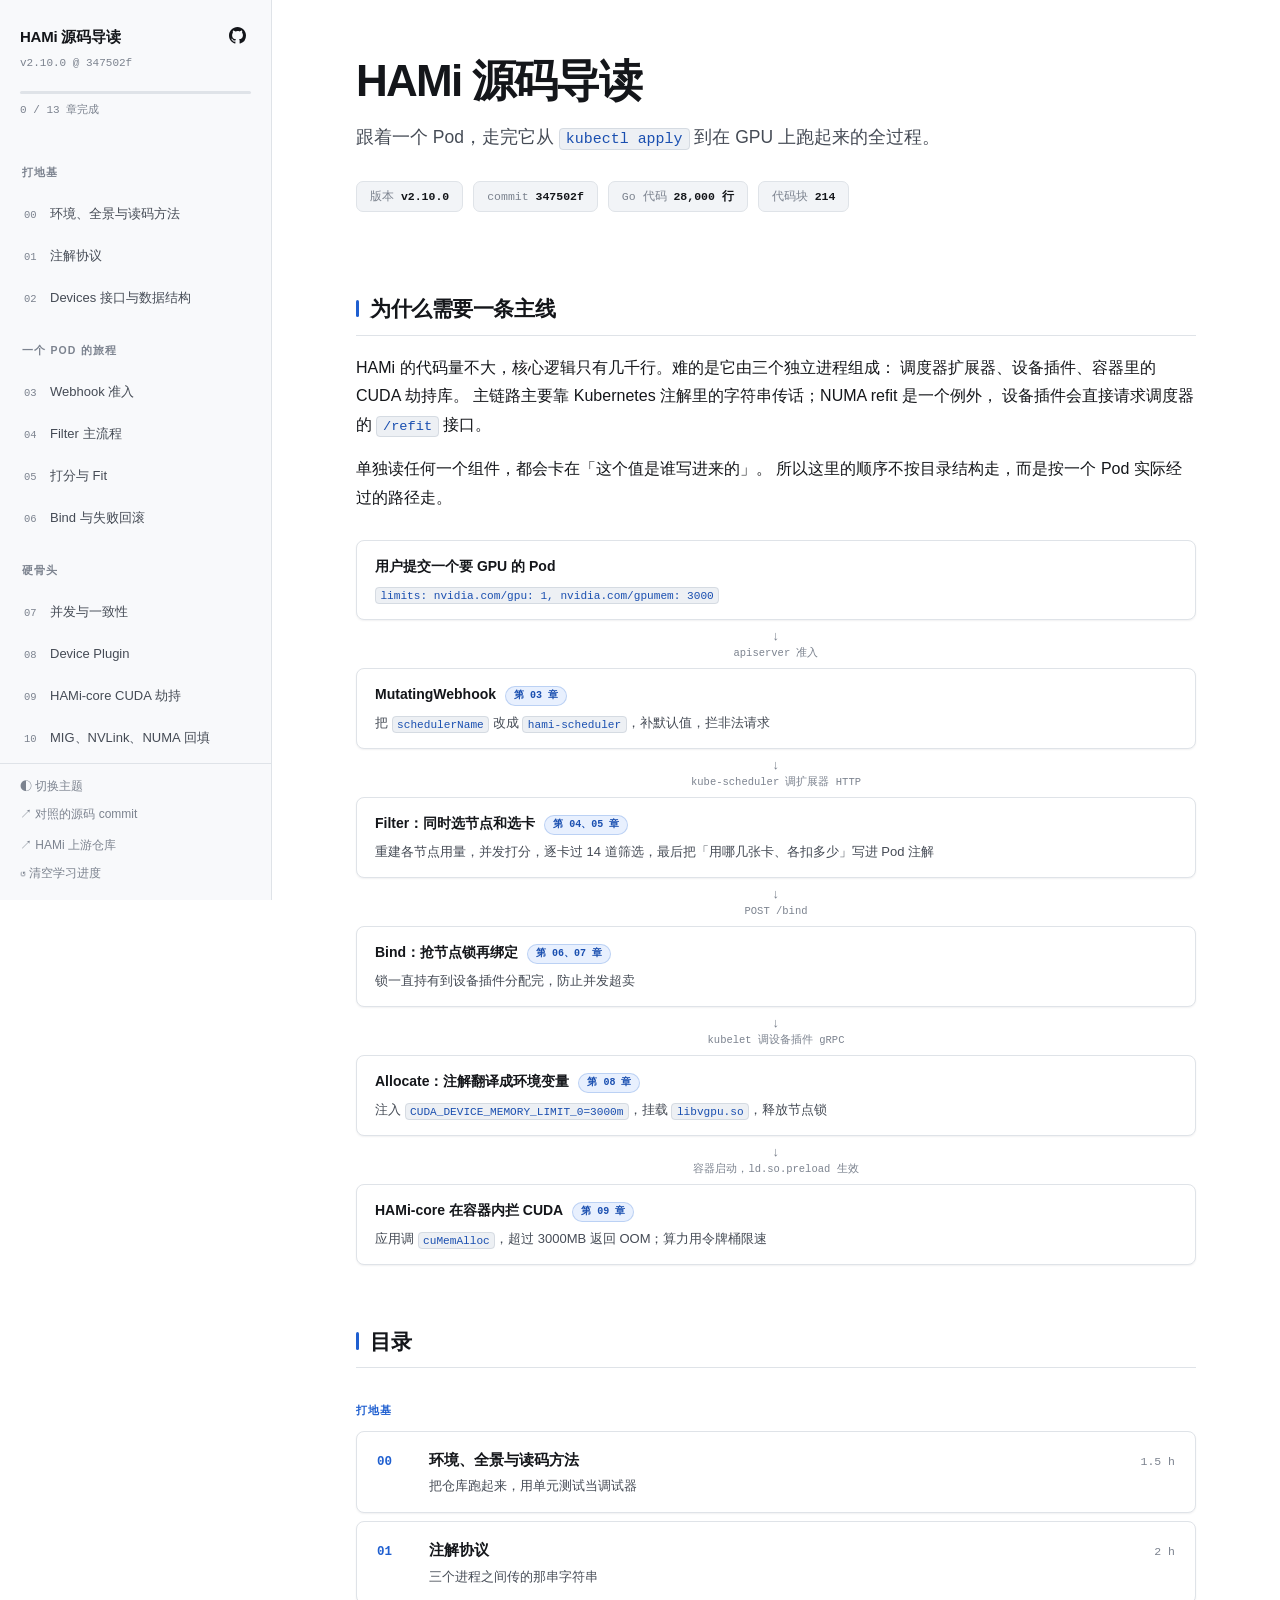
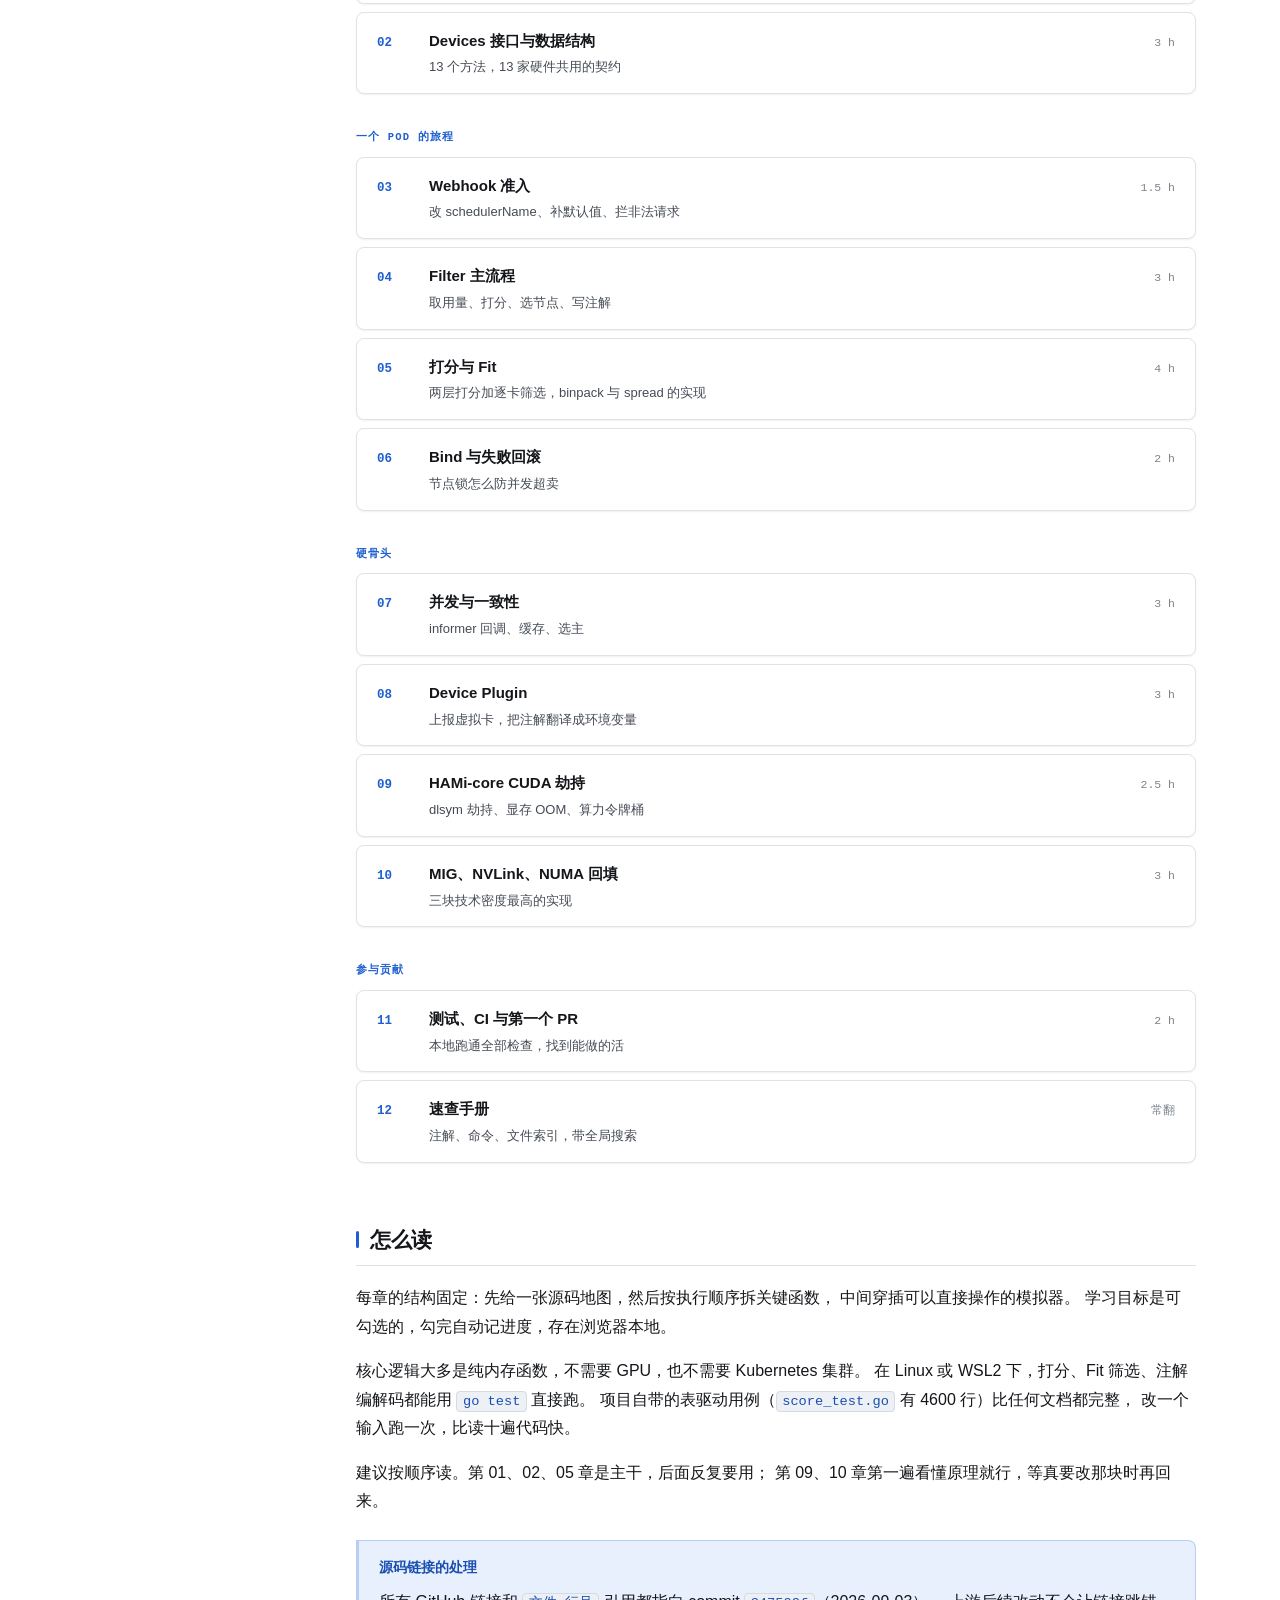
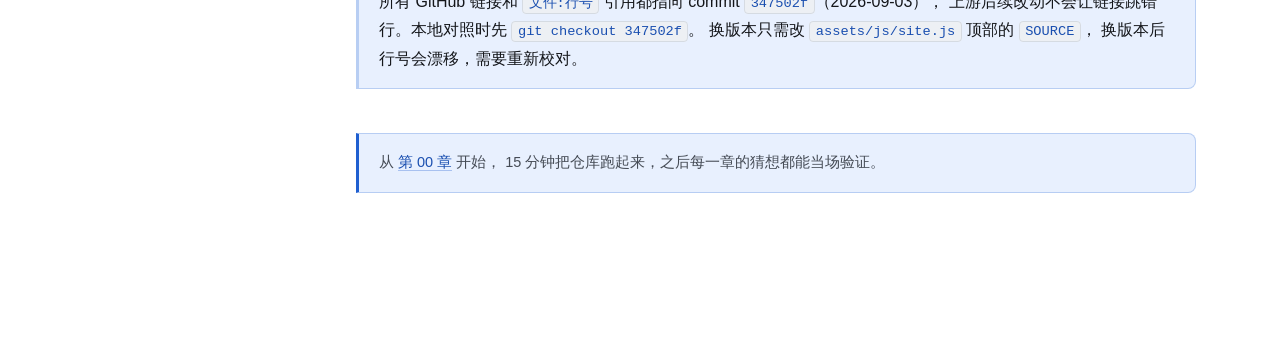
<file: index.html>
<!DOCTYPE html>
<html lang="zh-CN">
<head>
<meta charset="utf-8">
<meta name="viewport" content="width=device-width, initial-scale=1">
<title>HAMi 源码导读</title>
<link rel="stylesheet" href="assets/css/style.css">
<link rel="icon" href="data:image/svg+xml,%3Csvg xmlns='http://www.w3.org/2000/svg' viewBox='0 0 32 32'%3E%3Crect width='32' height='32' rx='7' fill='%2316181d'/%3E%3Ctext x='16' y='23' font-size='17' font-family='monospace' font-weight='bold' fill='%23fff' text-anchor='middle'%3EH%3C/text%3E%3C/svg%3E">
</head>
<body>
<div class="layout">
  <nav class="sidebar" id="sidebar"></nav>
  <main class="main">

    <div class="hero">
      <h1>HAMi 源码导读</h1>
      <p class="tagline">
        跟着一个 Pod，走完它从 <code>kubectl apply</code> 到在 GPU 上跑起来的全过程。
      </p>
      <div class="meta-chips">
        <span class="chip">版本 <b>v2.10.0</b></span>
        <span class="chip">commit <b>347502f</b></span>
        <span class="chip">Go 代码 <b>28,000 行</b></span>
        <span class="chip">代码块 <b>214</b></span>
      </div>
    </div>

    <h2>为什么需要一条主线</h2>

    <p>
      HAMi 的代码量不大，核心逻辑只有几千行。难的是它由三个独立进程组成：
      调度器扩展器、设备插件、容器里的 CUDA 劫持库。
      主链路主要靠 Kubernetes 注解里的字符串传话；NUMA refit 是一个例外，
      设备插件会直接请求调度器的 <code>/refit</code> 接口。
    </p>

    <p>
      单独读任何一个组件，都会卡在「这个值是谁写进来的」。
      所以这里的顺序不按目录结构走，而是按一个 Pod 实际经过的路径走。
    </p>

    <div class="flow">
      <div class="node">
        <div class="h">用户提交一个要 GPU 的 Pod</div>
        <div class="d"><code>limits: nvidia.com/gpu: 1, nvidia.com/gpumem: 3000</code></div>
      </div>
      <div class="arrow">↓<span class="lbl">apiserver 准入</span></div>
      <div class="node">
        <div class="h">MutatingWebhook<span class="tag">第 03 章</span></div>
        <div class="d">把 <code>schedulerName</code> 改成 <code>hami-scheduler</code>，补默认值，拦非法请求</div>
      </div>
      <div class="arrow">↓<span class="lbl">kube-scheduler 调扩展器 HTTP</span></div>
      <div class="node">
        <div class="h">Filter：同时选节点和选卡<span class="tag">第 04、05 章</span></div>
        <div class="d">重建各节点用量，并发打分，逐卡过 14 道筛选，最后把「用哪几张卡、各扣多少」写进 Pod 注解</div>
      </div>
      <div class="arrow">↓<span class="lbl">POST /bind</span></div>
      <div class="node">
        <div class="h">Bind：抢节点锁再绑定<span class="tag">第 06、07 章</span></div>
        <div class="d">锁一直持有到设备插件分配完，防止并发超卖</div>
      </div>
      <div class="arrow">↓<span class="lbl">kubelet 调设备插件 gRPC</span></div>
      <div class="node">
        <div class="h">Allocate：注解翻译成环境变量<span class="tag">第 08 章</span></div>
        <div class="d">注入 <code>CUDA_DEVICE_MEMORY_LIMIT_0=3000m</code>，挂载 <code>libvgpu.so</code>，释放节点锁</div>
      </div>
      <div class="arrow">↓<span class="lbl">容器启动，ld.so.preload 生效</span></div>
      <div class="node">
        <div class="h">HAMi-core 在容器内拦 CUDA<span class="tag">第 09 章</span></div>
        <div class="d">应用调 <code>cuMemAlloc</code>，超过 3000MB 返回 OOM；算力用令牌桶限速</div>
      </div>
    </div>

    <h2>目录</h2>

    <div id="roadmap"></div>

    <h2>怎么读</h2>

    <p>
      每章的结构固定：先给一张源码地图，然后按执行顺序拆关键函数，
      中间穿插可以直接操作的模拟器。
      学习目标是可勾选的，勾完自动记进度，存在浏览器本地。
    </p>

    <p>
      核心逻辑大多是纯内存函数，不需要 GPU，也不需要 Kubernetes 集群。
      在 Linux 或 WSL2 下，打分、Fit 筛选、注解编解码都能用 <code>go test</code> 直接跑。
      项目自带的表驱动用例（<code>score_test.go</code> 有 4600 行）比任何文档都完整，
      改一个输入跑一次，比读十遍代码快。
    </p>

    <p>
      建议按顺序读。第 01、02、05 章是主干，后面反复要用；
      第 09、10 章第一遍看懂原理就行，等真要改那块时再回来。
    </p>

    <div class="note tip">
      <div class="t">源码链接的处理</div>
      <p style="margin-bottom:0">
        所有 GitHub 链接和 <code>文件:行号</code> 引用都指向 commit
        <code>347502f</code>（2026-09-03），
        上游后续改动不会让链接跳错行。本地对照时先 <code>git checkout 347502f</code>。
        换版本只需改 <code>assets/js/site.js</code> 顶部的 <code>SOURCE</code>，
        换版本后行号会漂移，需要重新校对。
      </p>
    </div>

    <p class="next-hint">
      从 <a href="chapters/00-start.html">第 00 章</a> 开始，
      15 分钟把仓库跑起来，之后每一章的猜想都能当场验证。
    </p>

  </main>
</div>

<script src="assets/js/site.js"></script>
<script>
(function () {
  const host = document.getElementById('roadmap');
  let html = '';
  CHAPTERS.forEach(g => {
    html += `<div class="stage-label">${g.stage}</div><div class="roadmap">`;
    g.items.forEach(c => {
      html += `<a class="rm-card" data-ch="${c.id}" href="chapters/${c.file}">
        <div class="n">${c.id}</div>
        <div>
          <div class="t">${c.title}</div>
          <div class="d">${c.desc}</div>
        </div>
        <div class="r">${c.time}</div>
      </a>`;
    });
    html += '</div>';
  });
  host.innerHTML = html;
  updateProgress();
})();
</script>
</body>
</html>
</file>
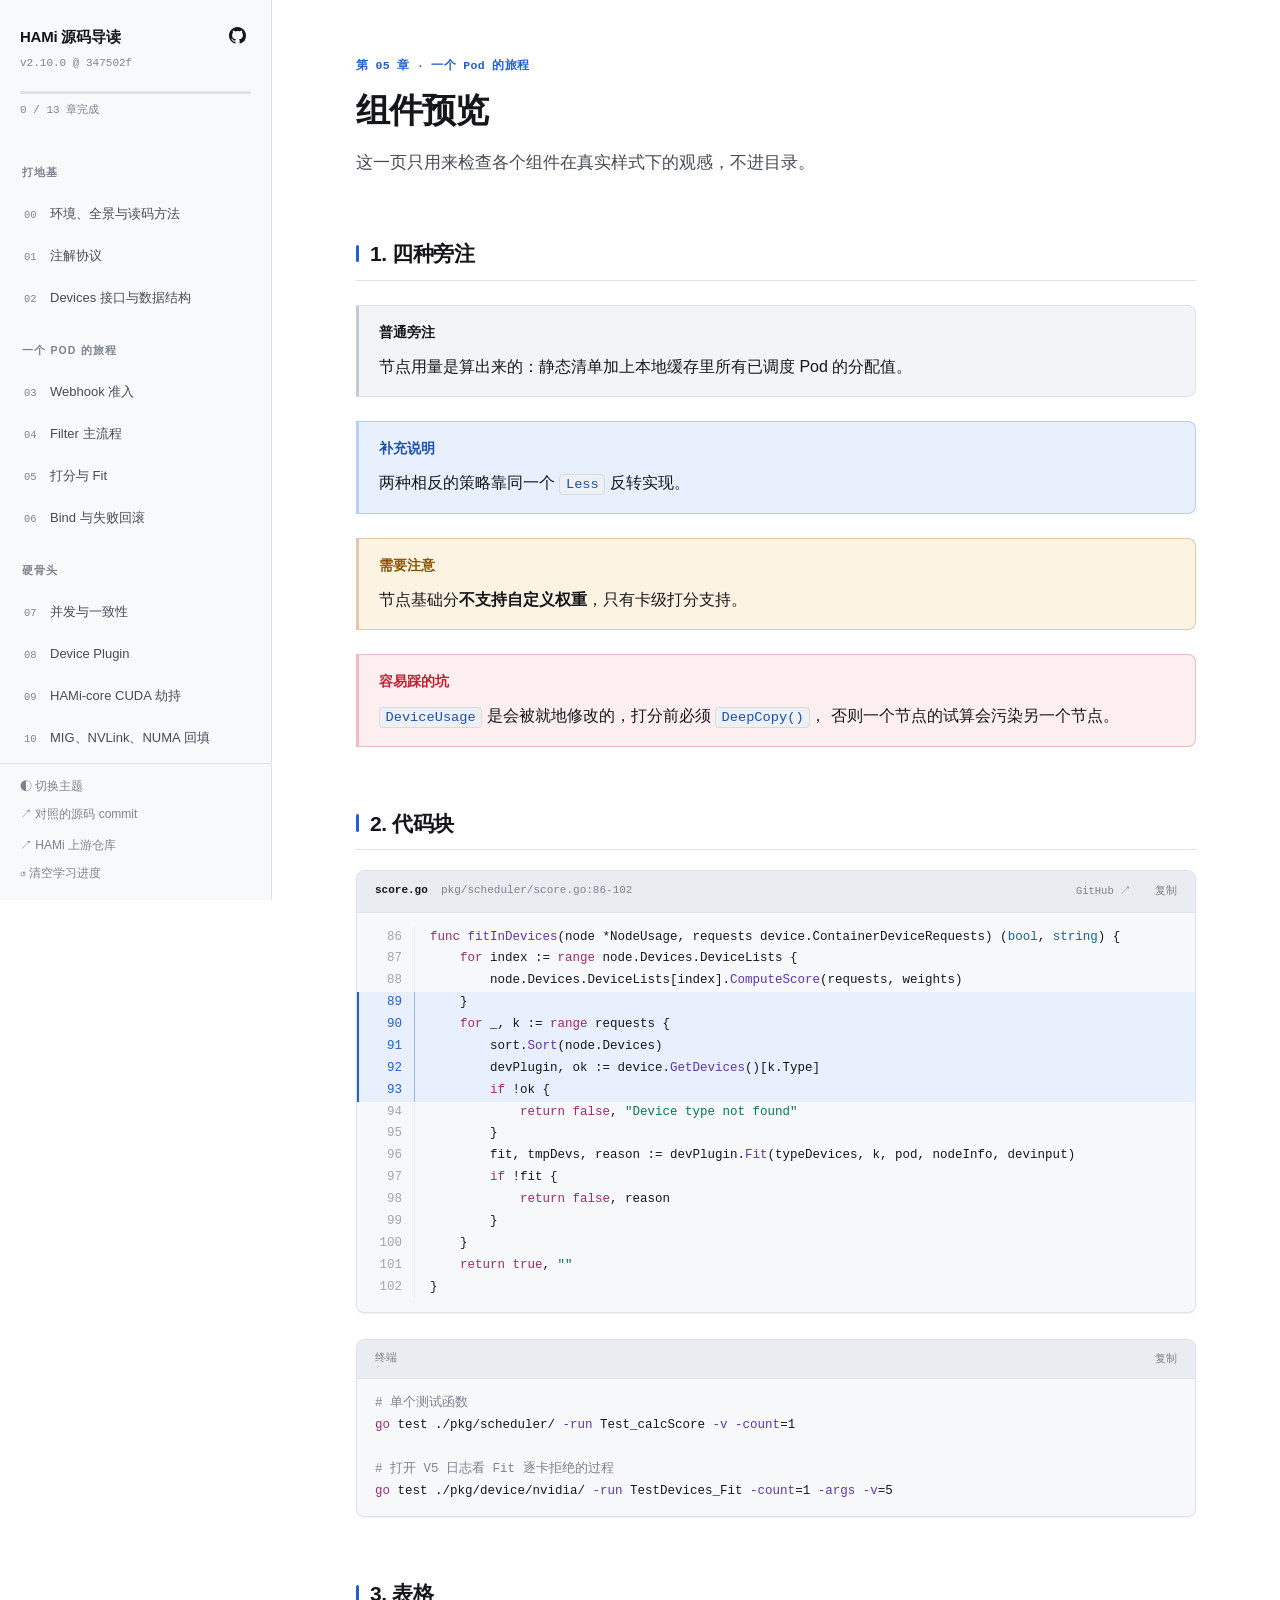
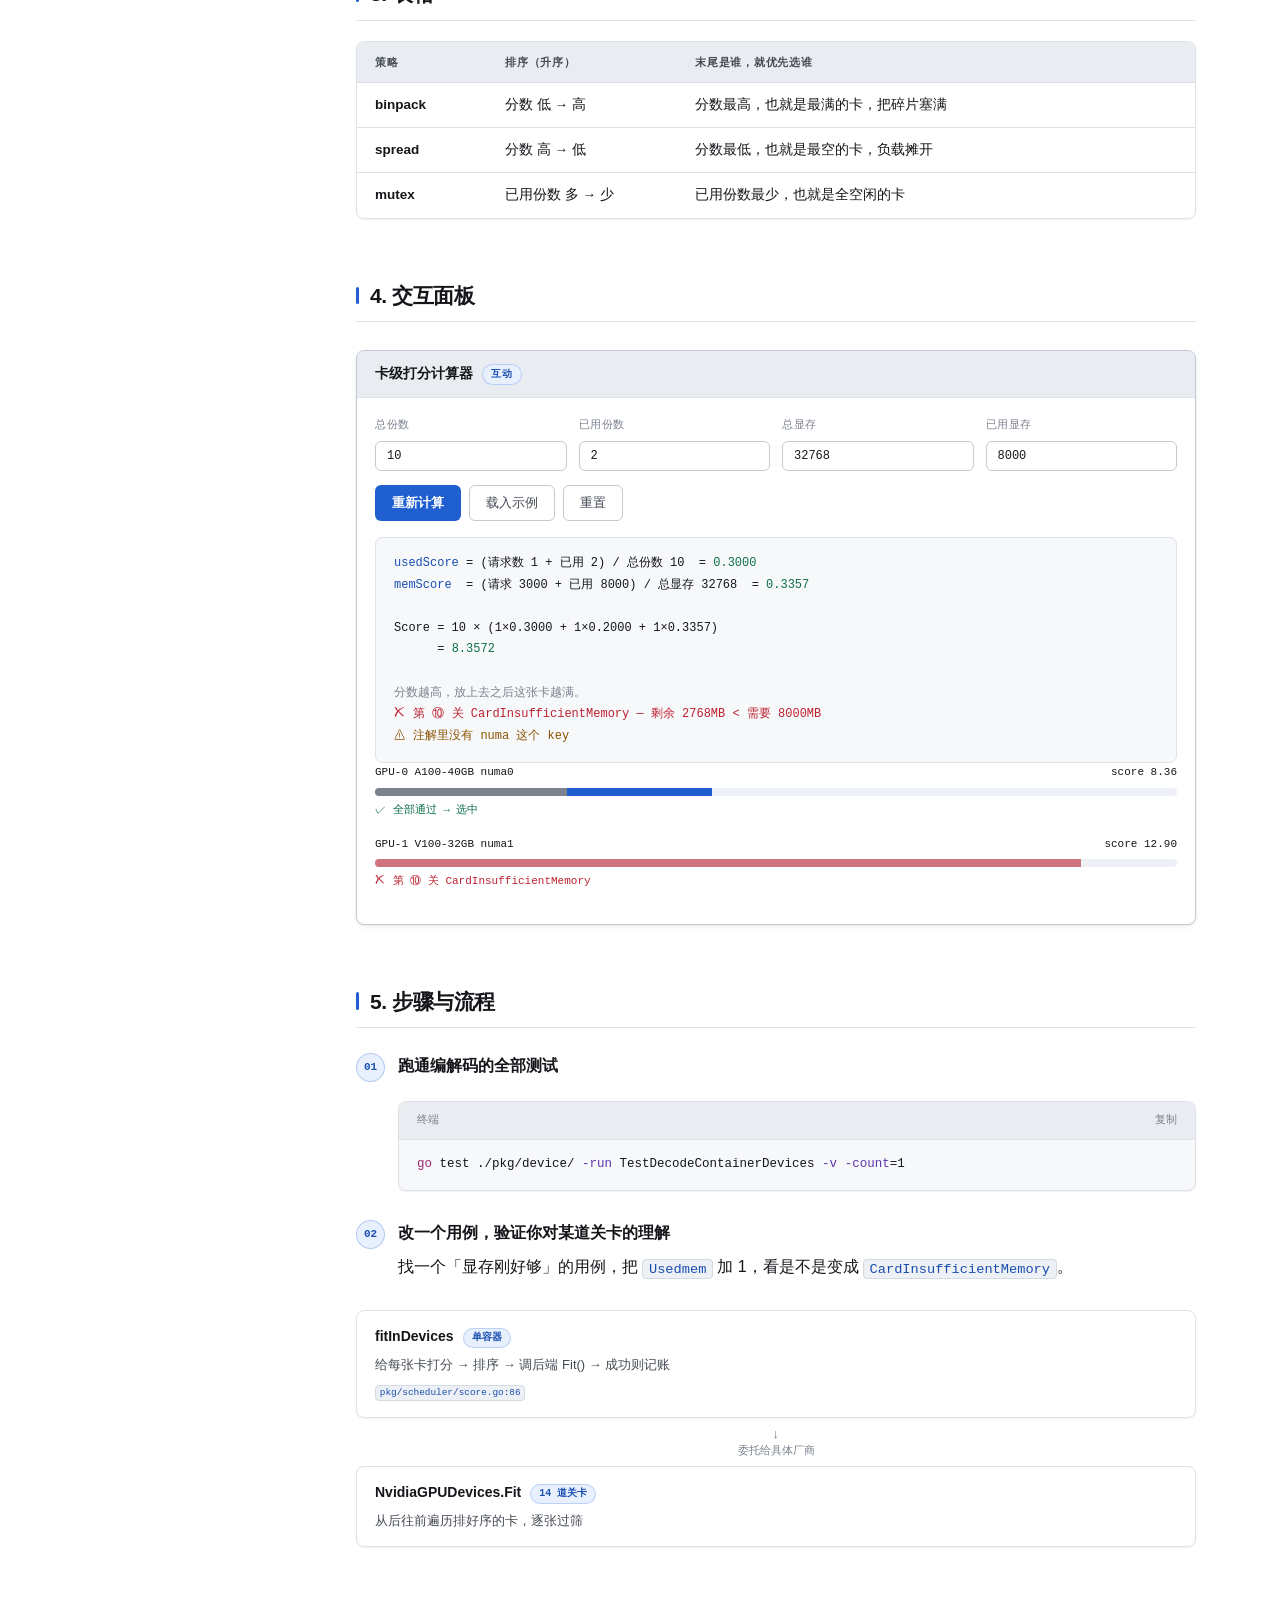
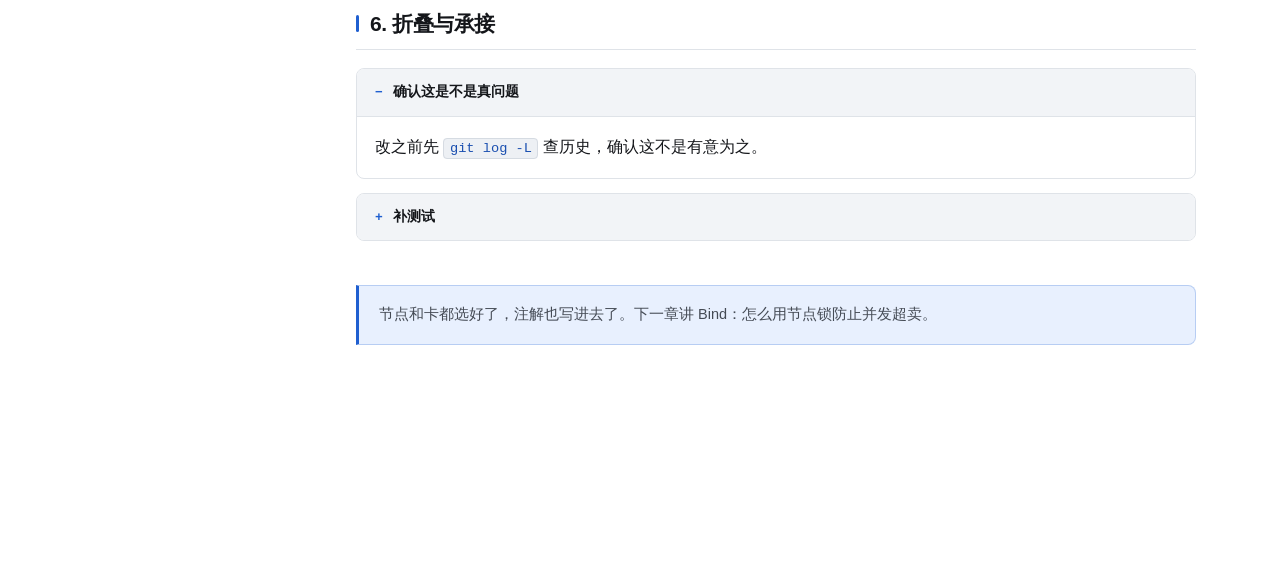
<file: preview.html>
<!DOCTYPE html>
<html lang="zh-CN">
<head>
<meta charset="utf-8">
<title>组件预览 — HAMi 源码导读</title>
<link rel="stylesheet" href="assets/css/style.css">
</head>
<body>
<div class="layout">
  <nav class="sidebar" id="sidebar"></nav>
  <main class="main">
    <div class="page-kicker">第 05 章 · 一个 Pod 的旅程</div>
    <h1 class="page-title">组件预览</h1>
    <p class="page-lede">这一页只用来检查各个组件在真实样式下的观感，不进目录。</p>

    <h2>1. 四种旁注</h2>
    <div class="note">
      <div class="t">普通旁注</div>
      <p style="margin-bottom:0">节点用量是算出来的：静态清单加上本地缓存里所有已调度 Pod 的分配值。</p>
    </div>
    <div class="note tip">
      <div class="t">补充说明</div>
      <p style="margin-bottom:0">两种相反的策略靠同一个 <code>Less</code> 反转实现。</p>
    </div>
    <div class="note warn">
      <div class="t">需要注意</div>
      <p style="margin-bottom:0">节点基础分<b>不支持自定义权重</b>，只有卡级打分支持。</p>
    </div>
    <div class="note trap">
      <div class="t">容易踩的坑</div>
      <p style="margin-bottom:0">
        <code>DeviceUsage</code> 是会被就地修改的，打分前必须 <code>DeepCopy()</code>，
        否则一个节点的试算会污染另一个节点。
      </p>
    </div>

    <h2>2. 代码块</h2>
    <div class="codeblock" data-file="pkg/scheduler/score.go" data-start="86" data-lang="go" data-hl="4-8">
<pre><code>func fitInDevices(node *NodeUsage, requests device.ContainerDeviceRequests) (bool, string) {
	for index := range node.Devices.DeviceLists {
		node.Devices.DeviceLists[index].ComputeScore(requests, weights)
	}
	for _, k := range requests {
		sort.Sort(node.Devices)
		devPlugin, ok := device.GetDevices()[k.Type]
		if !ok {
			return false, "Device type not found"
		}
		fit, tmpDevs, reason := devPlugin.Fit(typeDevices, k, pod, nodeInfo, devinput)
		if !fit {
			return false, reason
		}
	}
	return true, ""
}</code></pre>
    </div>

    <div class="codeblock" data-lang="bash" data-title="终端">
<pre><code># 单个测试函数
go test ./pkg/scheduler/ -run Test_calcScore -v -count=1

# 打开 V5 日志看 Fit 逐卡拒绝的过程
go test ./pkg/device/nvidia/ -run TestDevices_Fit -count=1 -args -v=5</code></pre>
    </div>

    <h2>3. 表格</h2>
    <div class="tbl-wrap">
    <table>
      <tr><th style="width:130px">策略</th><th style="width:190px">排序（升序）</th><th>末尾是谁，就优先选谁</th></tr>
      <tr><td><b>binpack</b></td><td>分数 低 → 高</td><td>分数最高，也就是最满的卡，把碎片塞满</td></tr>
      <tr><td><b>spread</b></td><td>分数 高 → 低</td><td>分数最低，也就是最空的卡，负载摊开</td></tr>
      <tr><td><b>mutex</b></td><td>已用份数 多 → 少</td><td>已用份数最少，也就是全空闲的卡</td></tr>
    </table>
    </div>

    <h2>4. 交互面板</h2>
    <div class="lab">
      <header>卡级打分计算器<span class="badge">互动</span></header>
      <div class="body">
        <div class="field-row">
          <div><label class="f">总份数</label><input type="number" value="10"></div>
          <div><label class="f">已用份数</label><input type="number" value="2"></div>
          <div><label class="f">总显存</label><input type="number" value="32768"></div>
          <div><label class="f">已用显存</label><input type="number" value="8000"></div>
        </div>
        <div class="btns">
          <button class="btn">重新计算</button>
          <button class="btn ghost">载入示例</button>
          <button class="btn ghost">重置</button>
        </div>
        <div class="out"><span class="key">usedScore</span> = (请求数 1 + 已用 2) / 总份数 10  = <span class="ok">0.3000</span>
<span class="key">memScore </span> = (请求 3000 + 已用 8000) / 总显存 32768  = <span class="ok">0.3357</span>

Score = 10 × (1×0.3000 + 1×0.2000 + 1×0.3357)
      = <span class="ok">8.3572</span>

<span class="dim">分数越高，放上去之后这张卡越满。</span>
<span class="bad">✗ 第 ⑩ 关 CardInsufficientMemory — 剩余 2768MB &lt; 需要 8000MB</span>
<span class="warn">⚠ 注解里没有 numa 这个 key</span></div>

        <div class="devbar">
          <div class="top"><span>GPU-0 A100-40GB numa0</span><span>score 8.36</span></div>
          <div class="track"><i class="used" style="width:24%"></i><i class="new" style="width:18%"></i></div>
          <div class="why pass">✓ 全部通过 → 选中</div>
        </div>
        <div class="devbar rejected">
          <div class="top"><span>GPU-1 V100-32GB numa1</span><span>score 12.90</span></div>
          <div class="track"><i class="used" style="width:88%"></i></div>
          <div class="why">✗ 第 ⑩ 关 CardInsufficientMemory</div>
        </div>
      </div>
    </div>

    <h2>5. 步骤与流程</h2>
    <ol class="steps">
      <li><span class="st">跑通编解码的全部测试</span>
        <div class="codeblock" data-lang="bash"><pre><code>go test ./pkg/device/ -run TestDecodeContainerDevices -v -count=1</code></pre></div>
      </li>
      <li><span class="st">改一个用例，验证你对某道关卡的理解</span>
        找一个「显存刚好够」的用例，把 <code>Usedmem</code> 加 1，看是不是变成 <code>CardInsufficientMemory</code>。
      </li>
    </ol>

    <div class="flow">
      <div class="node">
        <div class="h">fitInDevices<span class="tag">单容器</span></div>
        <div class="d">给每张卡打分 → 排序 → 调后端 Fit() → 成功则记账</div>
        <div class="src"><span data-srcref="pkg/scheduler/score.go:86"></span></div>
      </div>
      <div class="arrow">↓<span class="lbl">委托给具体厂商</span></div>
      <div class="node">
        <div class="h">NvidiaGPUDevices.Fit<span class="tag">14 道关卡</span></div>
        <div class="d">从后往前遍历排好序的卡，逐张过筛</div>
      </div>
    </div>

    <h2>6. 折叠与承接</h2>
    <details class="fold" open>
      <summary>确认这是不是真问题</summary>
      <div class="fold-body">
        <p style="margin-bottom:0">改之前先 <code>git log -L</code> 查历史，确认这不是有意为之。</p>
      </div>
    </details>
    <details class="fold">
      <summary>补测试</summary>
      <div class="fold-body"><p style="margin-bottom:0">证明改动没有引入新的崩溃路径。</p></div>
    </details>

    <p class="next-hint">
      节点和卡都选好了，注解也写进去了。下一章讲 Bind：怎么用节点锁防止并发超卖。
    </p>

    <div class="chapter-nav" id="chapterNav"></div>
  </main>
</div>
<script src="assets/js/site.js"></script>
</body>
</html>
</file>
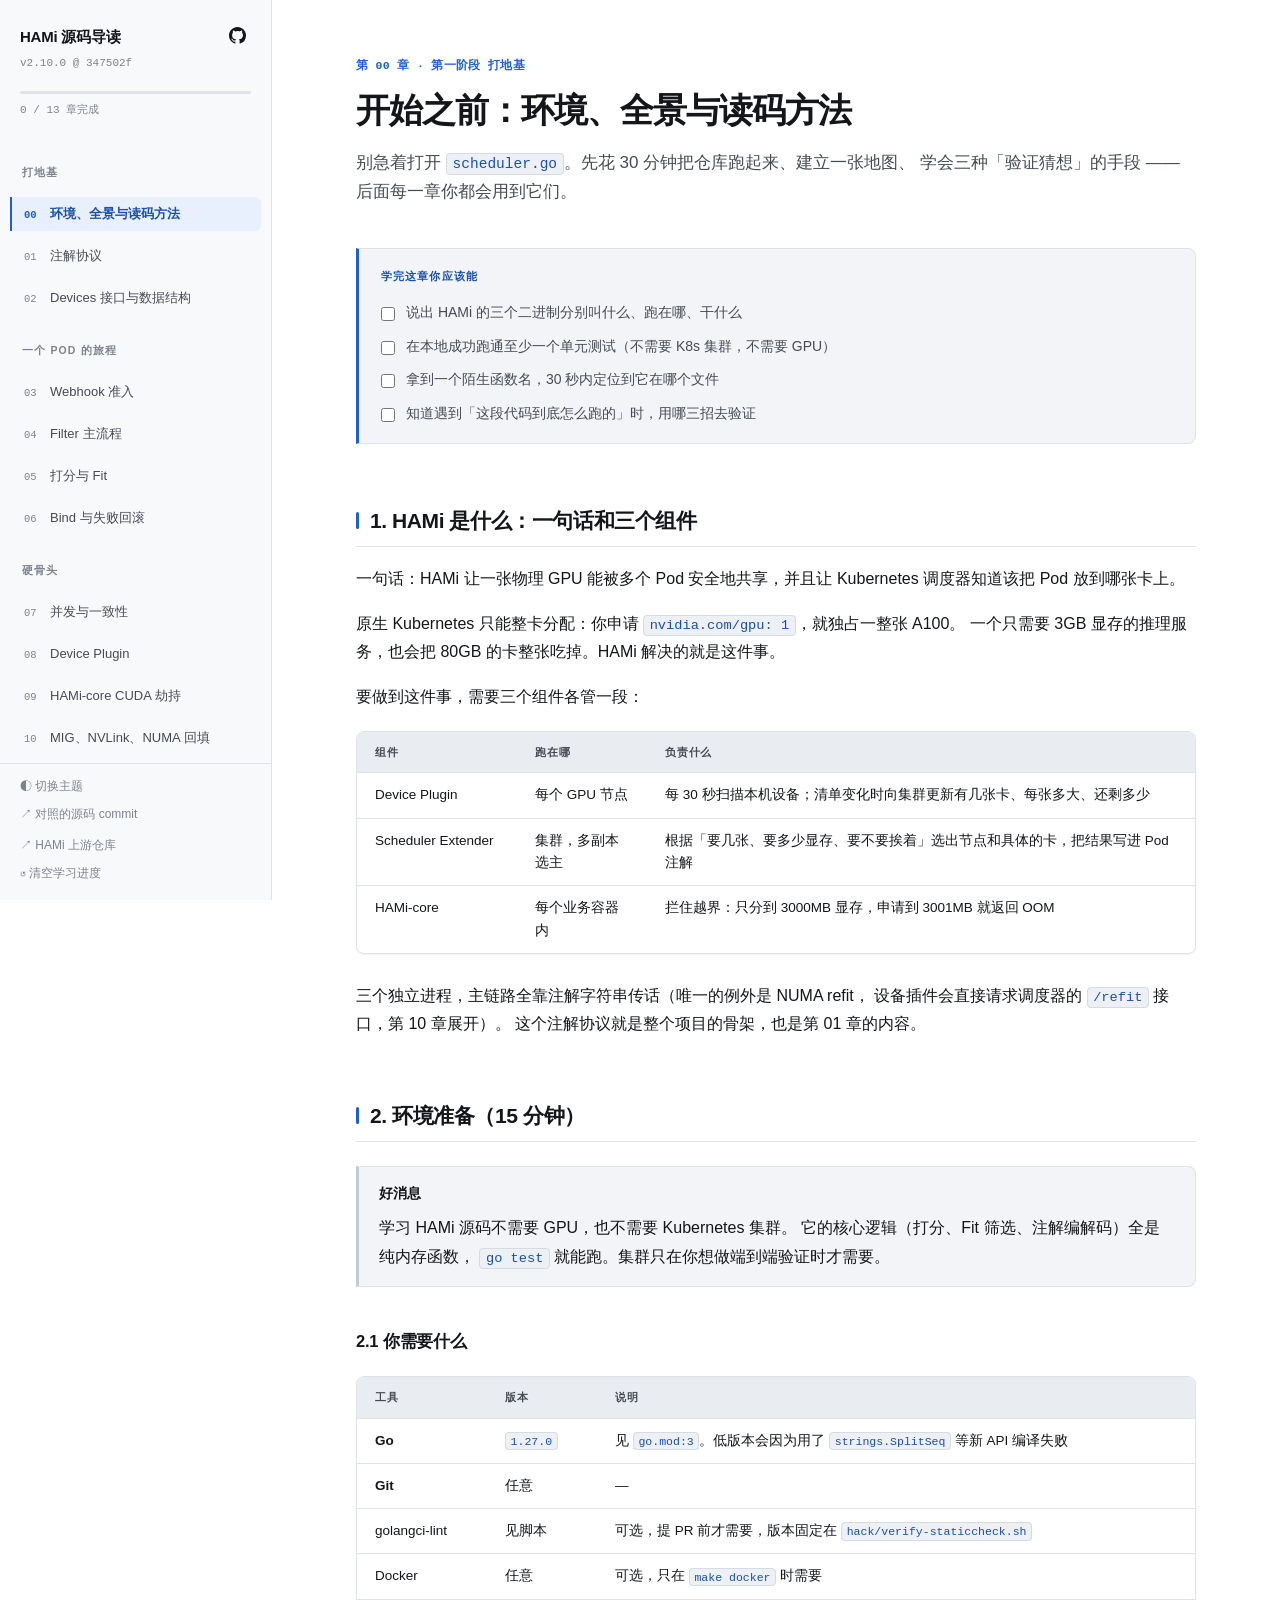
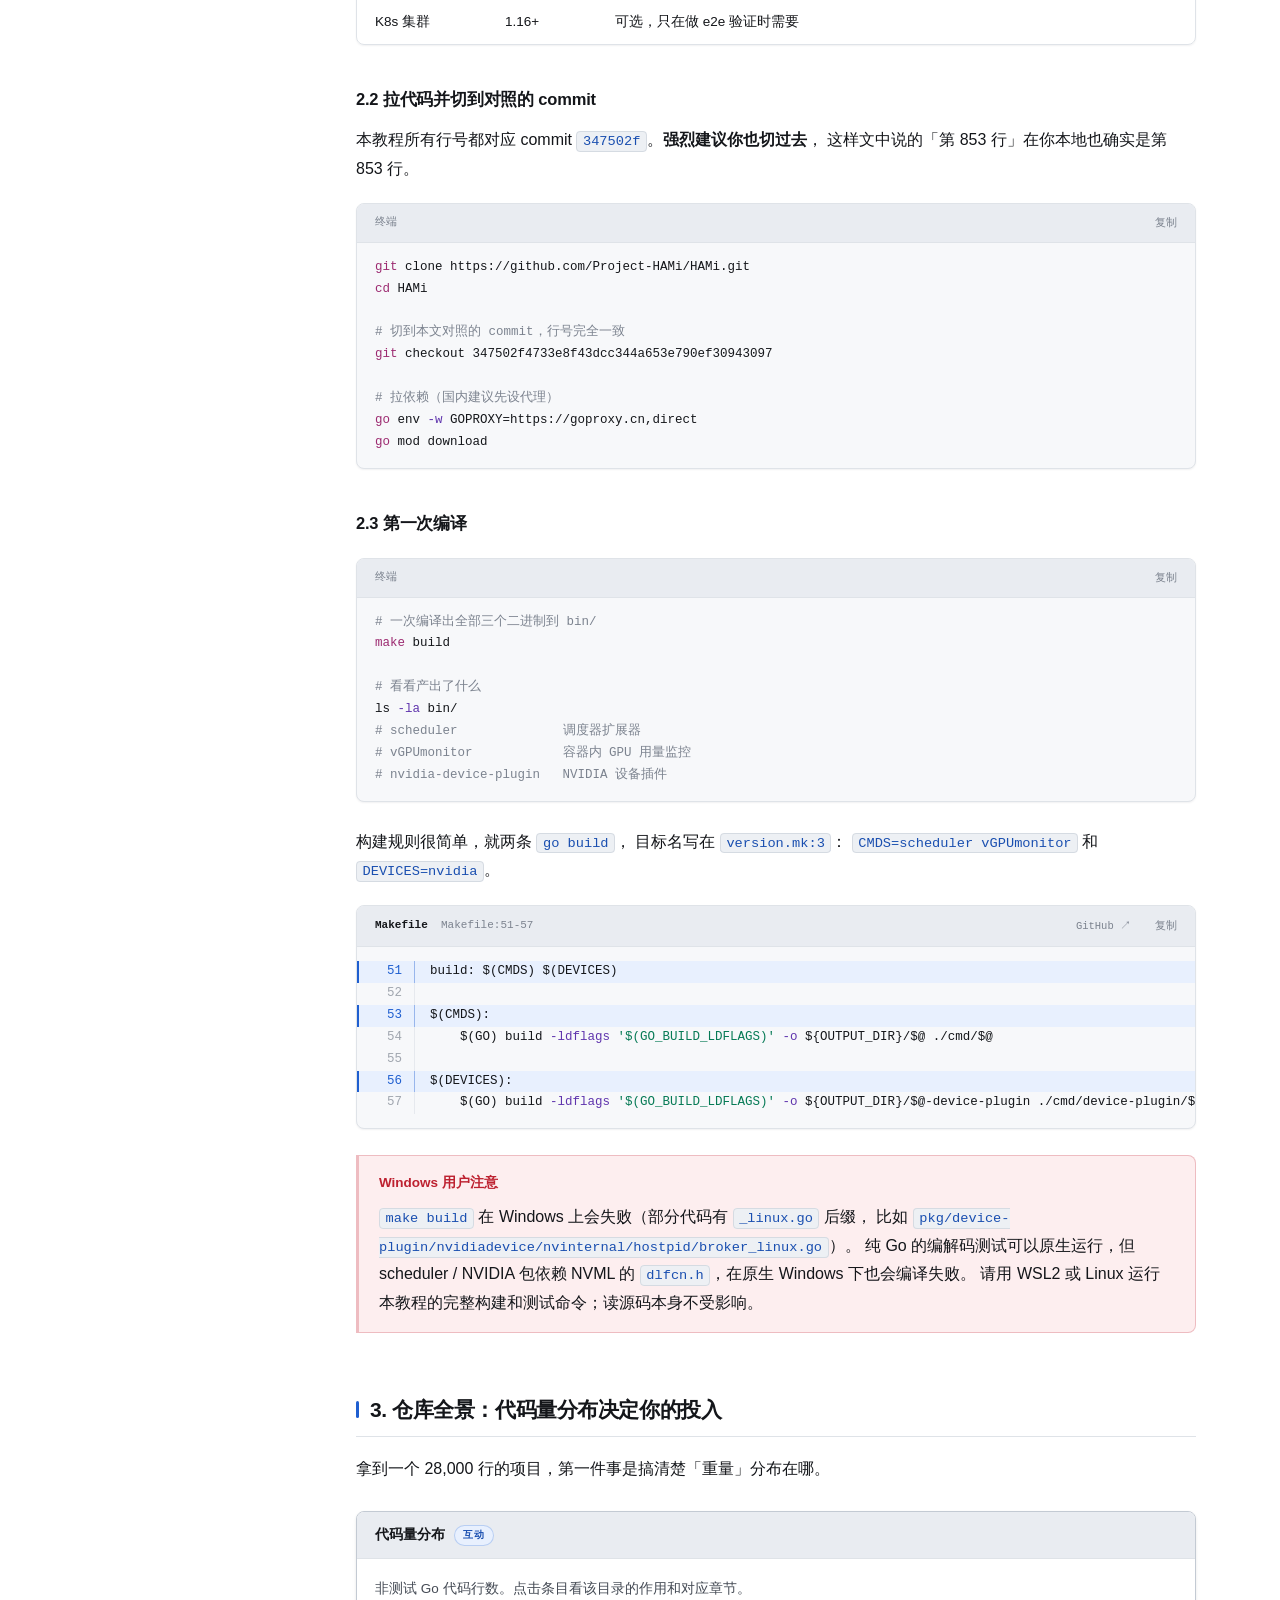
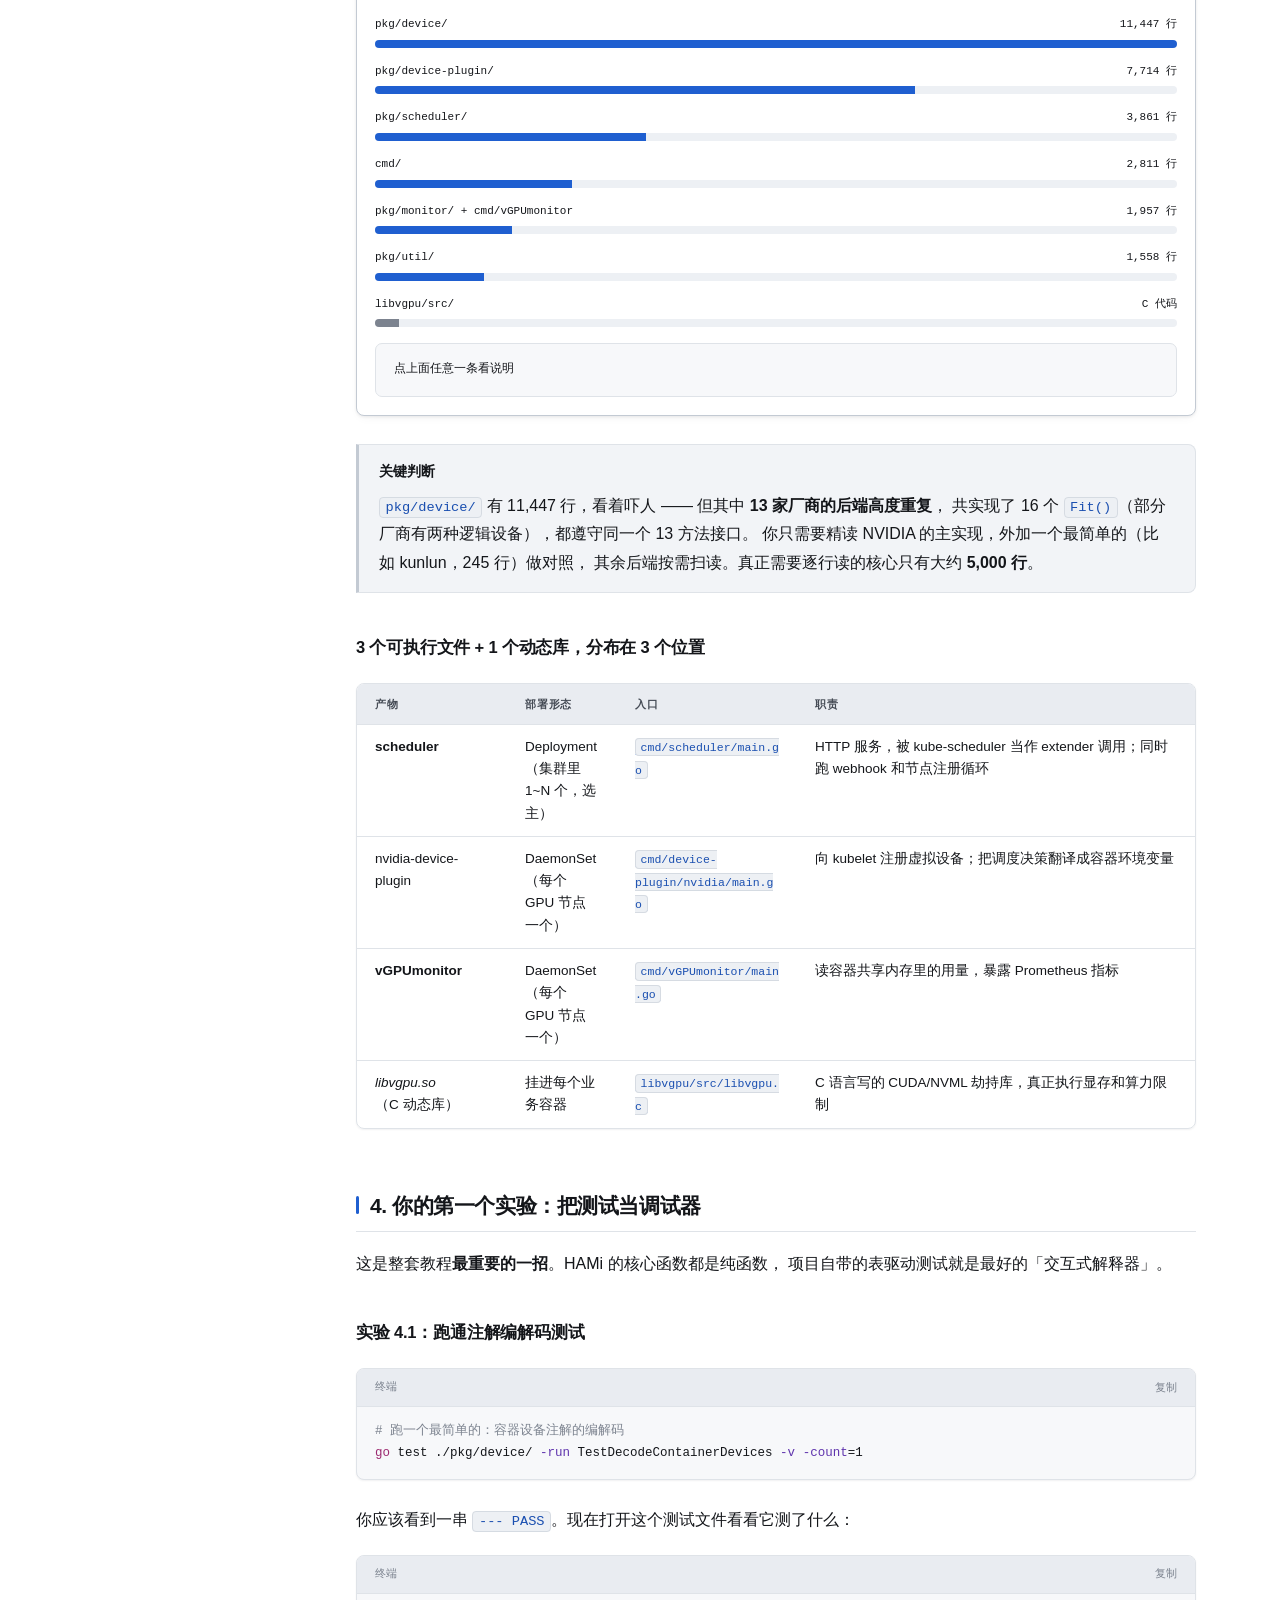
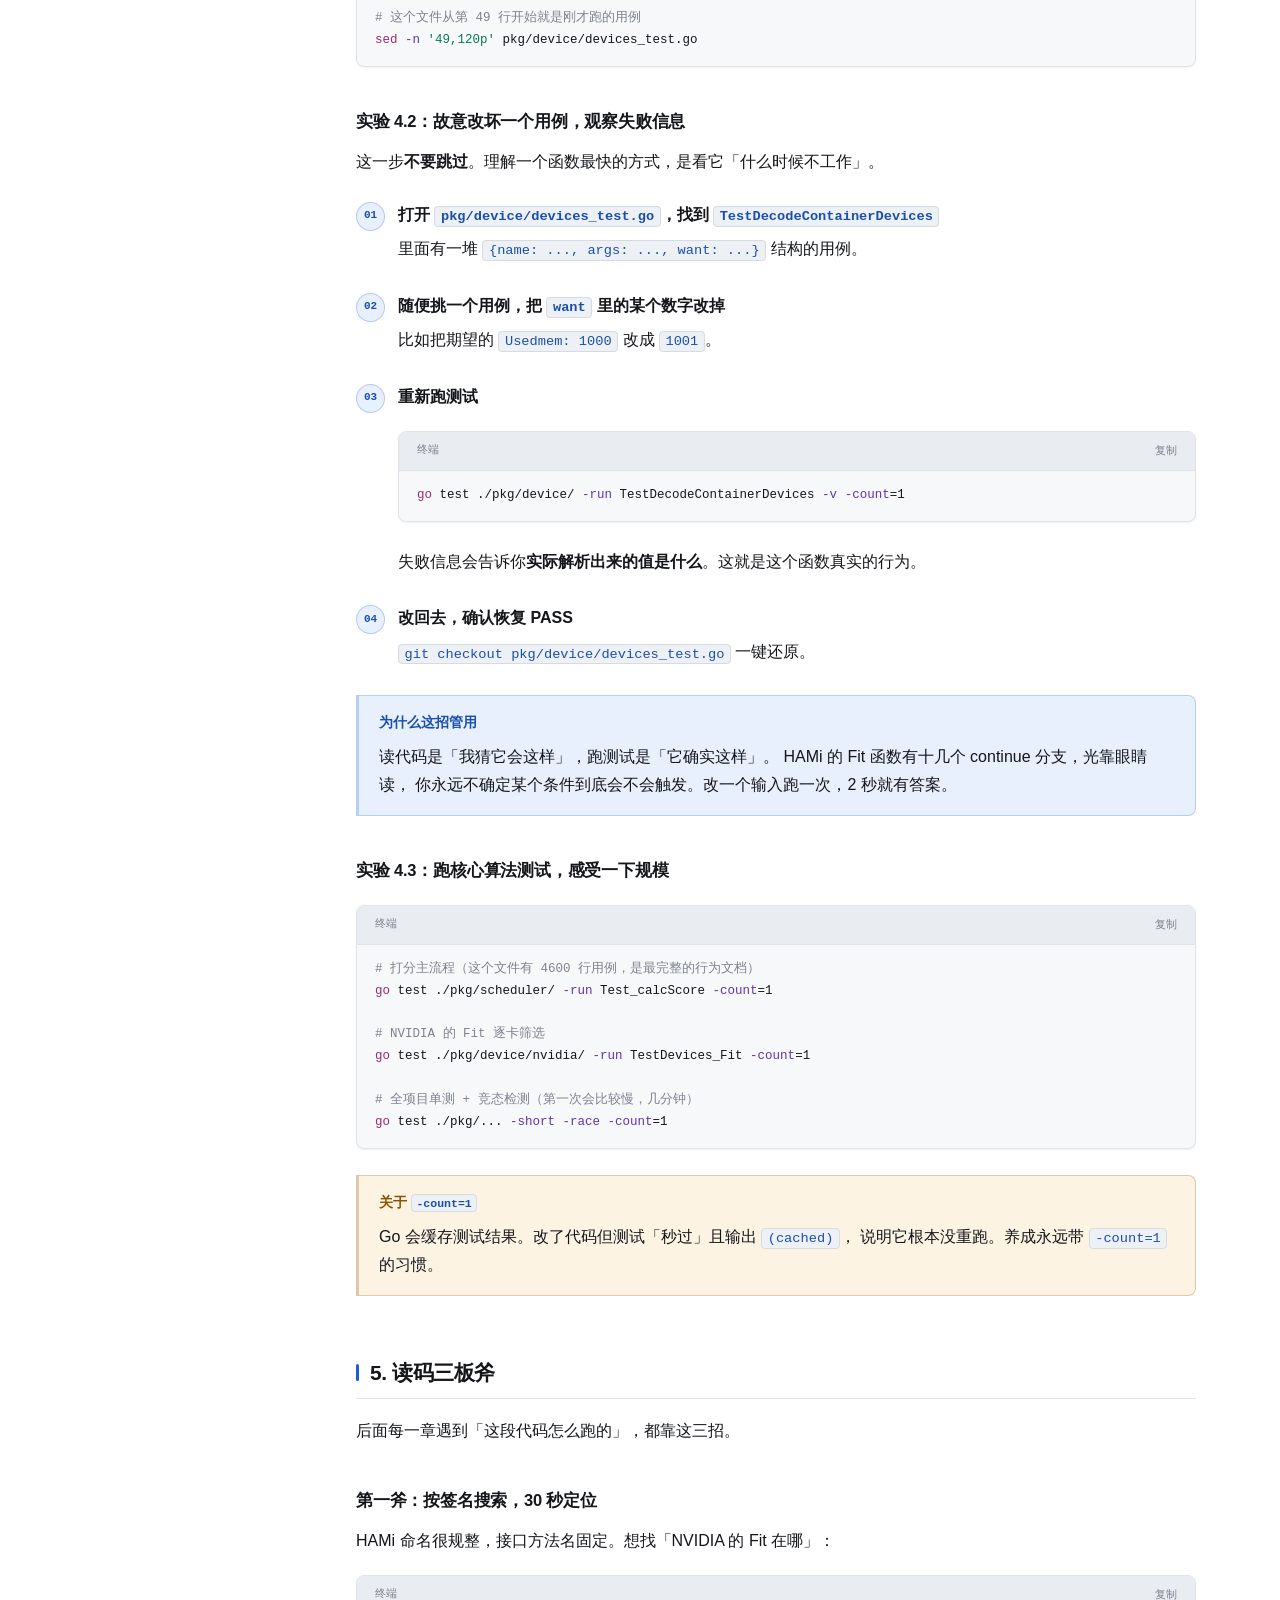
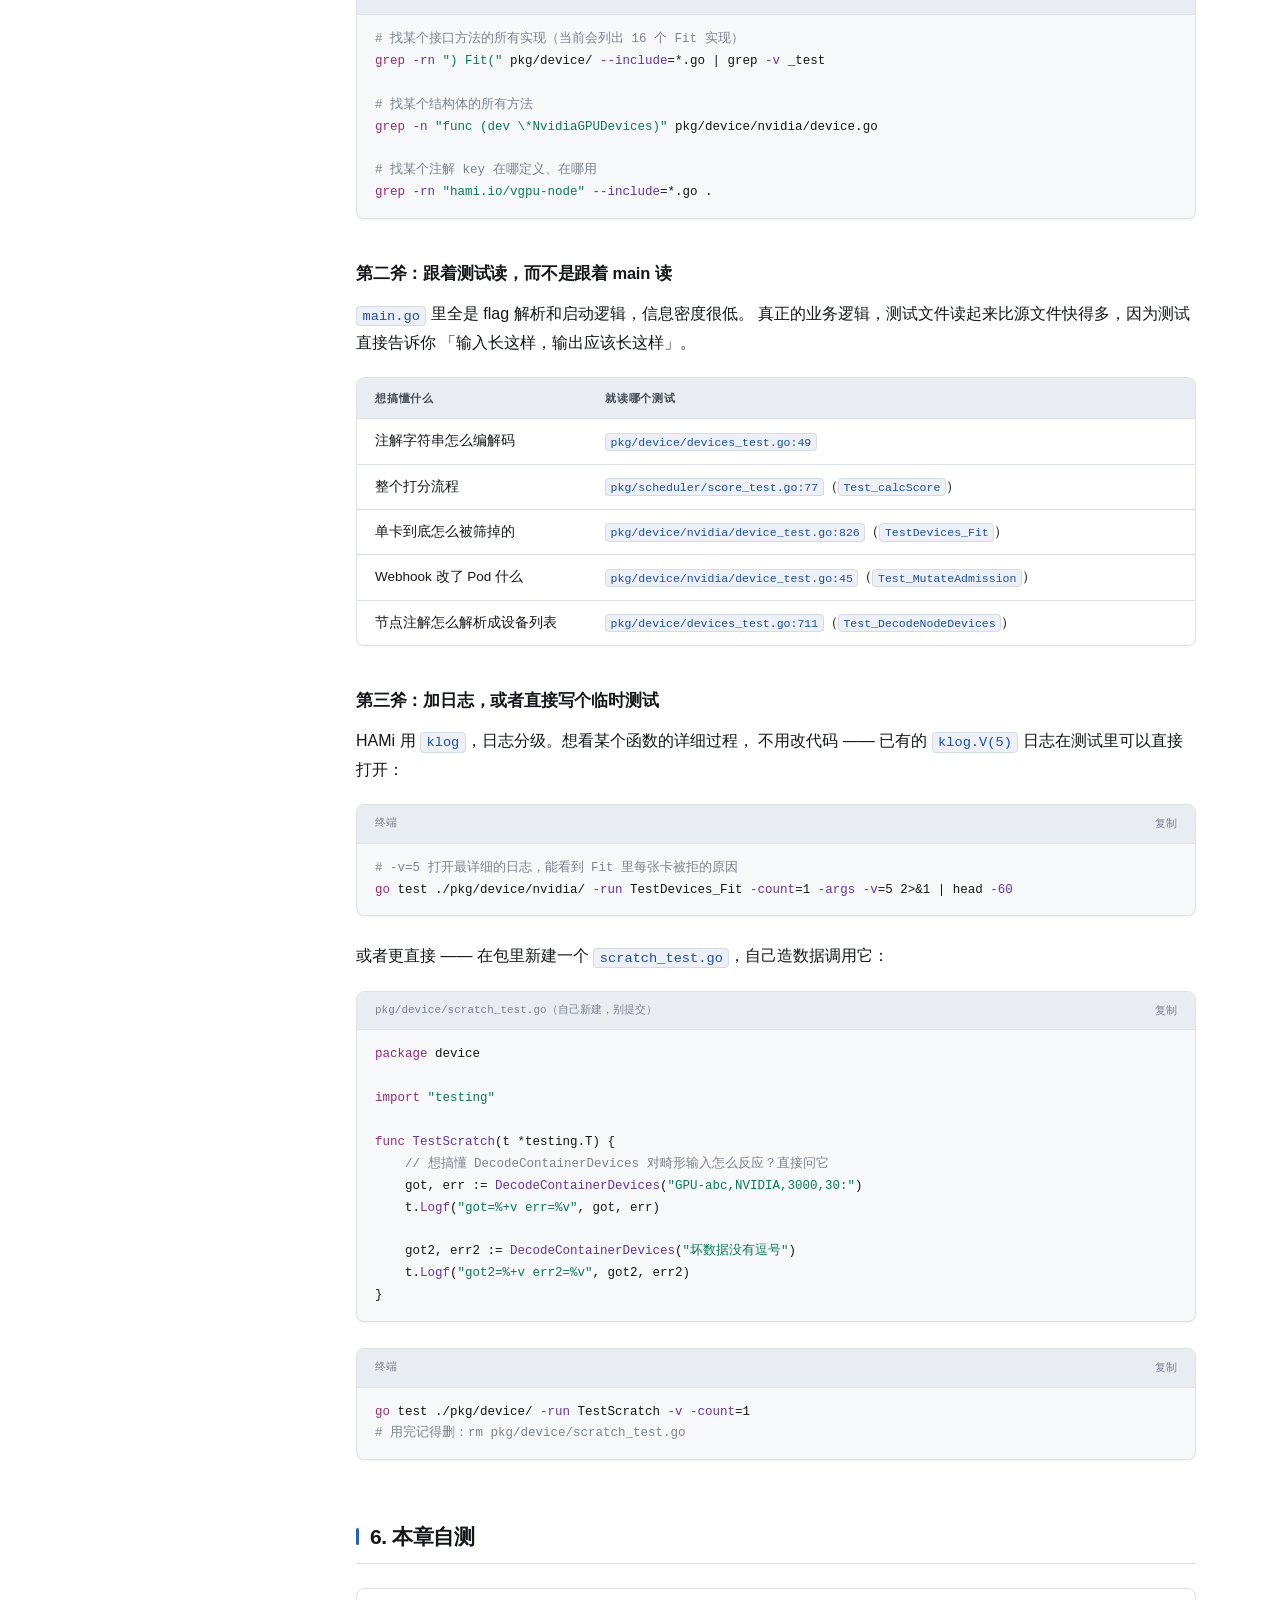
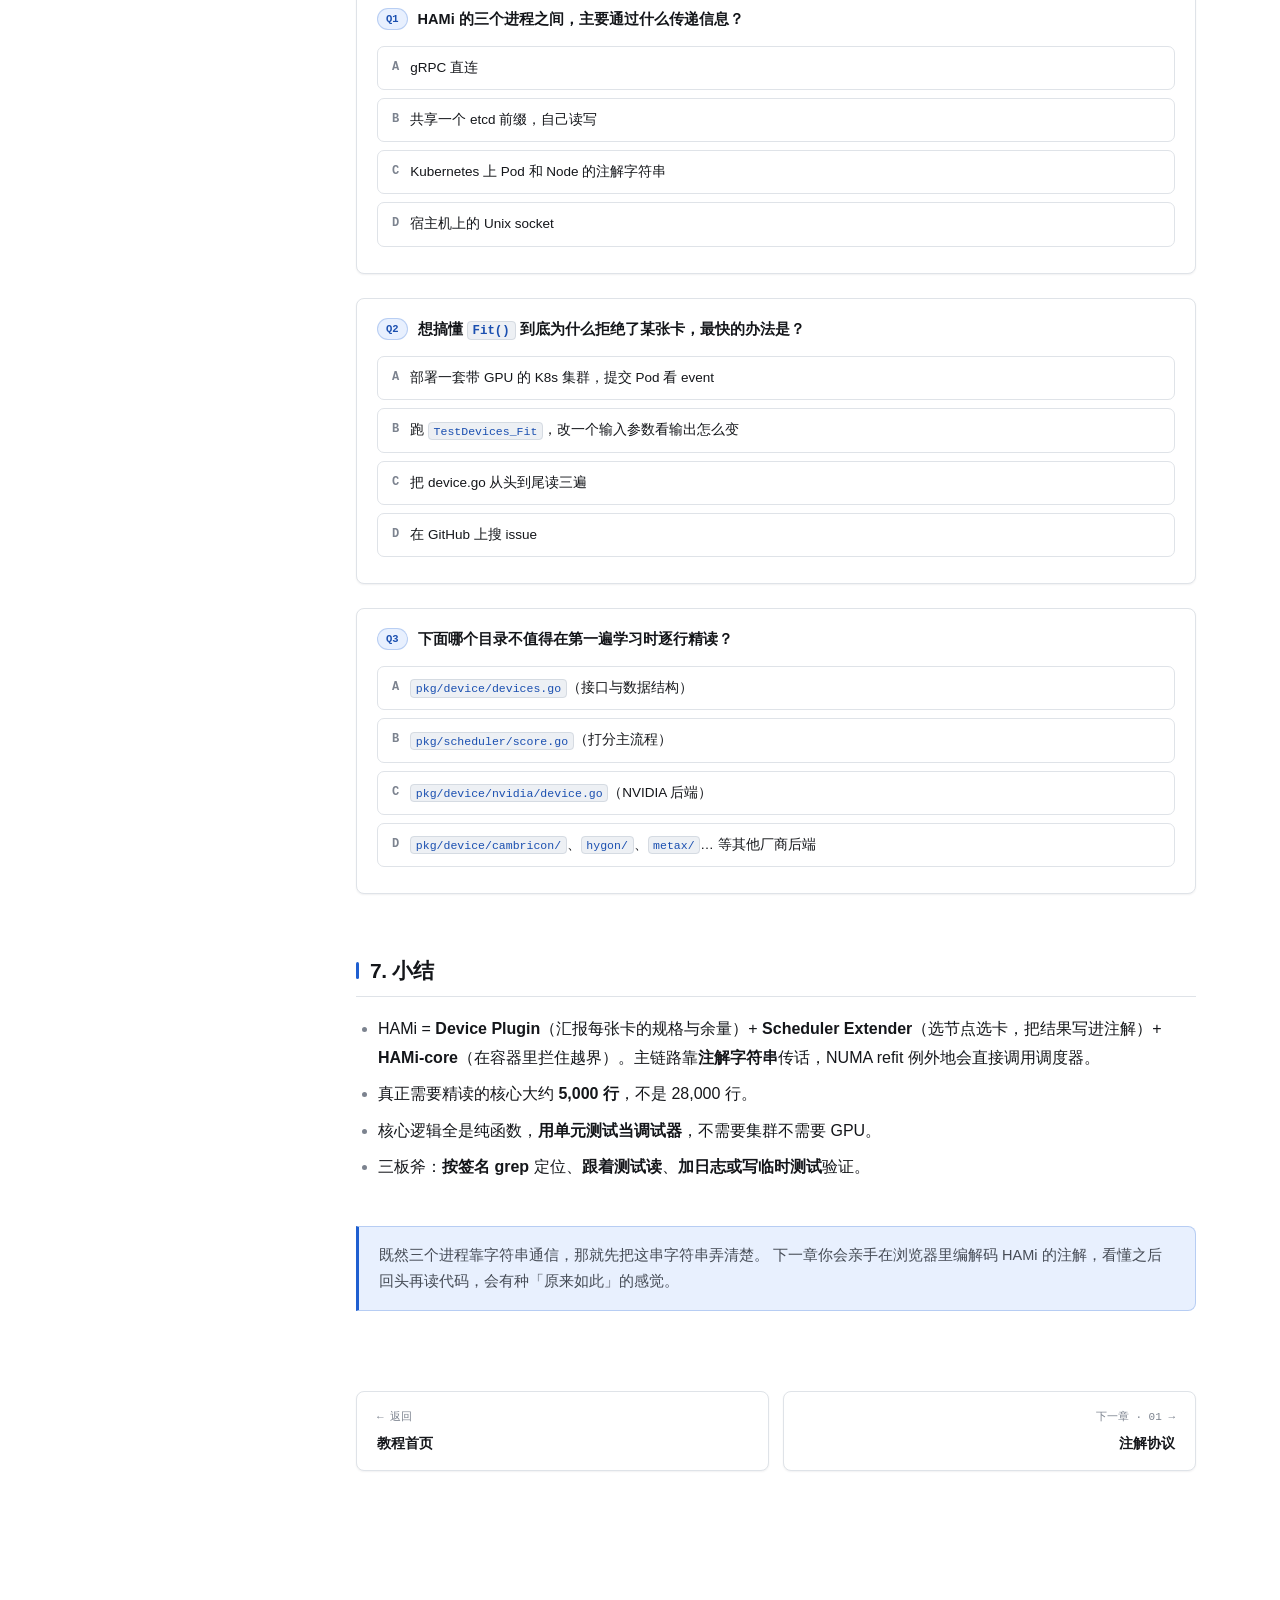
<file: chapters/00-start.html>
<!DOCTYPE html>
<html lang="zh-CN">
<head>
<meta charset="utf-8">
<meta name="viewport" content="width=device-width, initial-scale=1">
<title>00 · 开始之前 — HAMi 源码导读</title>
<link rel="stylesheet" href="../assets/css/style.css">
<link rel="icon" href="data:image/svg+xml,%3Csvg xmlns='http://www.w3.org/2000/svg' viewBox='0 0 32 32'%3E%3Crect width='32' height='32' rx='7' fill='%2316181d'/%3E%3Ctext x='16' y='23' font-size='17' font-family='monospace' font-weight='bold' fill='%23fff' text-anchor='middle'%3EH%3C/text%3E%3C/svg%3E">
</head>
<body>
<div class="layout">
  <nav class="sidebar" id="sidebar"></nav>
  <main class="main">

    <div class="page-kicker">第 00 章 · 第一阶段 打地基</div>
    <h1 class="page-title">开始之前：环境、全景与读码方法</h1>
    <p class="page-lede">
      别急着打开 <code>scheduler.go</code>。先花 30 分钟把仓库跑起来、建立一张地图、
      学会三种「验证猜想」的手段 —— 后面每一章你都会用到它们。
    </p>

    <div class="goals">
      <h3>学完这章你应该能</h3>
      <ul>
        <li>说出 HAMi 的三个二进制分别叫什么、跑在哪、干什么</li>
        <li>在本地成功跑通至少一个单元测试（不需要 K8s 集群，不需要 GPU）</li>
        <li>拿到一个陌生函数名，30 秒内定位到它在哪个文件</li>
        <li>知道遇到「这段代码到底怎么跑的」时，用哪三招去验证</li>
      </ul>
    </div>

    <h2>1. HAMi 是什么：一句话和三个组件</h2>

    <p>
      一句话：HAMi 让一张物理 GPU 能被多个 Pod 安全地共享，并且让 Kubernetes 调度器知道该把 Pod 放到哪张卡上。
    </p>

    <p>
      原生 Kubernetes 只能整卡分配：你申请 <code>nvidia.com/gpu: 1</code>，就独占一整张 A100。
      一个只需要 3GB 显存的推理服务，也会把 80GB 的卡整张吃掉。HAMi 解决的就是这件事。
    </p>

    <p>要做到这件事，需要三个组件各管一段：</p>

    <div class="tbl-wrap">
    <table>
      <tr><th style="width:160px">组件</th><th style="width:130px">跑在哪</th><th>负责什么</th></tr>
      <tr><td>Device Plugin</td><td>每个 GPU 节点</td>
        <td>每 30 秒扫描本机设备；清单变化时向集群更新有几张卡、每张多大、还剩多少</td></tr>
      <tr><td>Scheduler Extender</td><td>集群，多副本选主</td>
        <td>根据「要几张、要多少显存、要不要挨着」选出节点和具体的卡，把结果写进 Pod 注解</td></tr>
      <tr><td>HAMi-core</td><td>每个业务容器内</td>
        <td>拦住越界：只分到 3000MB 显存，申请到 3001MB 就返回 OOM</td></tr>
    </table>
    </div>

    <p>
      三个独立进程，主链路全靠注解字符串传话（唯一的例外是 NUMA refit，
      设备插件会直接请求调度器的 <code>/refit</code> 接口，第 10 章展开）。
      这个注解协议就是整个项目的骨架，也是第 01 章的内容。
    </p>

    <h2>2. 环境准备（15 分钟）</h2>

    <div class="note">
      <div class="t">好消息</div>
      <p style="margin-bottom:0">
        学习 HAMi 源码不需要 GPU，也不需要 Kubernetes 集群。
        它的核心逻辑（打分、Fit 筛选、注解编解码）全是纯内存函数，
        <code>go test</code> 就能跑。集群只在你想做端到端验证时才需要。
      </p>
    </div>

    <h3>2.1 你需要什么</h3>

    <div class="tbl-wrap">
    <table>
      <tr><th style="width:130px">工具</th><th style="width:110px">版本</th><th>说明</th></tr>
      <tr><td><b>Go</b></td><td><code>1.27.0</code></td><td>见 <span data-srcref="go.mod:3"></span>。低版本会因为用了 <code>strings.SplitSeq</code> 等新 API 编译失败</td></tr>
      <tr><td><b>Git</b></td><td>任意</td><td>—</td></tr>
      <tr><td>golangci-lint</td><td>见脚本</td><td>可选，提 PR 前才需要，版本固定在 <span data-srcref="hack/verify-staticcheck.sh"></span></td></tr>
      <tr><td>Docker</td><td>任意</td><td>可选，只在 <code>make docker</code> 时需要</td></tr>
      <tr><td>K8s 集群</td><td>1.16+</td><td>可选，只在做 e2e 验证时需要</td></tr>
    </table>
    </div>

    <h3>2.2 拉代码并切到对照的 commit</h3>

    <p>
      本教程所有行号都对应 commit <code>347502f</code>。<strong>强烈建议你也切过去</strong>，
      这样文中说的「第 853 行」在你本地也确实是第 853 行。
    </p>

    <div class="codeblock" data-lang="bash">
<pre><code>git clone https://github.com/Project-HAMi/HAMi.git
cd HAMi

# 切到本文对照的 commit，行号完全一致
git checkout 347502f4733e8f43dcc344a653e790ef30943097

# 拉依赖（国内建议先设代理）
go env -w GOPROXY=https://goproxy.cn,direct
go mod download</code></pre>
    </div>

    <h3>2.3 第一次编译</h3>

    <div class="codeblock" data-lang="bash">
<pre><code># 一次编译出全部三个二进制到 bin/
make build

# 看看产出了什么
ls -la bin/
# scheduler              调度器扩展器
# vGPUmonitor            容器内 GPU 用量监控
# nvidia-device-plugin   NVIDIA 设备插件</code></pre>
    </div>

    <p>
      构建规则很简单，就两条 <code>go build</code>，
      目标名写在 <span data-srcref="version.mk:3"></span>：
      <code>CMDS=scheduler vGPUmonitor</code> 和 <code>DEVICES=nvidia</code>。
    </p>

    <div class="codeblock" data-file="Makefile" data-start="51" data-lang="bash" data-hl="1,3,6">
<pre><code>build: $(CMDS) $(DEVICES)

$(CMDS):
	$(GO) build -ldflags '$(GO_BUILD_LDFLAGS)' -o ${OUTPUT_DIR}/$@ ./cmd/$@

$(DEVICES):
	$(GO) build -ldflags '$(GO_BUILD_LDFLAGS)' -o ${OUTPUT_DIR}/$@-device-plugin ./cmd/device-plugin/$@</code></pre>
    </div>

    <div class="note trap">
      <div class="t">Windows 用户注意</div>
      <p style="margin-bottom:0">
        <code>make build</code> 在 Windows 上会失败（部分代码有 <code>_linux.go</code> 后缀，
        比如 <span data-srcref="pkg/device-plugin/nvidiadevice/nvinternal/hostpid/broker_linux.go"></span>）。
        纯 Go 的编解码测试可以原生运行，但 scheduler / NVIDIA 包依赖 NVML 的
        <code>dlfcn.h</code>，在原生 Windows 下也会编译失败。
        请用 WSL2 或 Linux 运行本教程的完整构建和测试命令；读源码本身不受影响。
      </p>
    </div>

    <h2>3. 仓库全景：代码量分布决定你的投入</h2>

    <p>拿到一个 28,000 行的项目，第一件事是搞清楚「重量」分布在哪。</p>

    <div class="lab">
      <header>代码量分布<span class="badge">互动</span></header>
      <div class="body">
        <p style="font-size:13.5px;color:var(--fg-soft);margin-bottom:14px">
          非测试 Go 代码行数。点击条目看该目录的作用和对应章节。
        </p>
        <div id="locChart"></div>
        <div class="out" id="locOut">点上面任意一条看说明</div>
      </div>
    </div>

    <div class="note">
      <div class="t">关键判断</div>
      <p style="margin-bottom:0">
        <code>pkg/device/</code> 有 11,447 行，看着吓人 —— 但其中 <strong>13 家厂商的后端高度重复</strong>，
        共实现了 16 个 <code>Fit()</code>（部分厂商有两种逻辑设备），都遵守同一个 13 方法接口。
        你只需要精读 NVIDIA 的主实现，外加一个最简单的（比如 kunlun，245 行）做对照，
        其余后端按需扫读。真正需要逐行读的核心只有大约 <b>5,000 行</b>。
      </p>
    </div>

    <h3>3 个可执行文件 + 1 个动态库，分布在 3 个位置</h3>

    <div class="tbl-wrap">
    <table>
      <tr><th style="width:150px">产物</th><th style="width:110px">部署形态</th><th style="width:180px">入口</th><th>职责</th></tr>
      <tr>
        <td><b>scheduler</b></td>
        <td>Deployment<br>（集群里 1~N 个，选主）</td>
        <td><span data-srcref="cmd/scheduler/main.go"></span></td>
        <td>HTTP 服务，被 kube-scheduler 当作 extender 调用；同时跑 webhook 和节点注册循环</td>
      </tr>
      <tr>
        <td>nvidia-device-plugin</td>
        <td>DaemonSet<br>（每个 GPU 节点一个）</td>
        <td><span data-srcref="cmd/device-plugin/nvidia/main.go"></span></td>
        <td>向 kubelet 注册虚拟设备；把调度决策翻译成容器环境变量</td>
      </tr>
      <tr>
        <td><b>vGPUmonitor</b></td>
        <td>DaemonSet<br>（每个 GPU 节点一个）</td>
        <td><span data-srcref="cmd/vGPUmonitor/main.go"></span></td>
        <td>读容器共享内存里的用量，暴露 Prometheus 指标</td>
      </tr>
      <tr>
        <td><i>libvgpu.so</i><br>（C 动态库）</td>
        <td>挂进每个业务容器</td>
        <td><span data-srcref="libvgpu/src/libvgpu.c"></span></td>
        <td>C 语言写的 CUDA/NVML 劫持库，真正执行显存和算力限制</td>
      </tr>
    </table>
    </div>

    <h2>4. 你的第一个实验：把测试当调试器</h2>

    <p>
      这是整套教程<strong>最重要的一招</strong>。HAMi 的核心函数都是纯函数，
      项目自带的表驱动测试就是最好的「交互式解释器」。
    </p>

    <h3>实验 4.1：跑通注解编解码测试</h3>

    <div class="codeblock" data-lang="bash">
<pre><code># 跑一个最简单的：容器设备注解的编解码
go test ./pkg/device/ -run TestDecodeContainerDevices -v -count=1</code></pre>
    </div>

    <p>你应该看到一串 <code>--- PASS</code>。现在打开这个测试文件看看它测了什么：</p>

    <div class="codeblock" data-lang="bash">
<pre><code># 这个文件从第 49 行开始就是刚才跑的用例
sed -n '49,120p' pkg/device/devices_test.go</code></pre>
    </div>

    <h3>实验 4.2：故意改坏一个用例，观察失败信息</h3>

    <p>
      这一步<strong>不要跳过</strong>。理解一个函数最快的方式，是看它「什么时候不工作」。
    </p>

    <ol class="steps">
      <li>
        <span class="st">打开 <code>pkg/device/devices_test.go</code>，找到 <code>TestDecodeContainerDevices</code></span>
        里面有一堆 <code>{name: ..., args: ..., want: ...}</code> 结构的用例。
      </li>
      <li>
        <span class="st">随便挑一个用例，把 <code>want</code> 里的某个数字改掉</span>
        比如把期望的 <code>Usedmem: 1000</code> 改成 <code>1001</code>。
      </li>
      <li>
        <span class="st">重新跑测试</span>
        <div class="codeblock" data-lang="bash"><pre><code>go test ./pkg/device/ -run TestDecodeContainerDevices -v -count=1</code></pre></div>
        失败信息会告诉你<strong>实际解析出来的值是什么</strong>。这就是这个函数真实的行为。
      </li>
      <li>
        <span class="st">改回去，确认恢复 PASS</span>
        <code>git checkout pkg/device/devices_test.go</code> 一键还原。
      </li>
    </ol>

    <div class="note tip">
      <div class="t">为什么这招管用</div>
      <p style="margin-bottom:0">
        读代码是「我猜它会这样」，跑测试是「它确实这样」。
        HAMi 的 Fit 函数有十几个 continue 分支，光靠眼睛读，
        你永远不确定某个条件到底会不会触发。改一个输入跑一次，2 秒就有答案。
      </p>
    </div>

    <h3>实验 4.3：跑核心算法测试，感受一下规模</h3>

    <div class="codeblock" data-lang="bash">
<pre><code># 打分主流程（这个文件有 4600 行用例，是最完整的行为文档）
go test ./pkg/scheduler/ -run Test_calcScore -count=1

# NVIDIA 的 Fit 逐卡筛选
go test ./pkg/device/nvidia/ -run TestDevices_Fit -count=1

# 全项目单测 + 竞态检测（第一次会比较慢，几分钟）
go test ./pkg/... -short -race -count=1</code></pre>
    </div>

    <div class="note warn">
      <div class="t">关于 <code>-count=1</code></div>
      <p style="margin-bottom:0">
        Go 会缓存测试结果。改了代码但测试「秒过」且输出 <code>(cached)</code>，
        说明它根本没重跑。养成永远带 <code>-count=1</code> 的习惯。
      </p>
    </div>

    <h2>5. 读码三板斧</h2>

    <p>后面每一章遇到「这段代码怎么跑的」，都靠这三招。</p>

    <h3>第一斧：按签名搜索，30 秒定位</h3>

    <p>
      HAMi 命名很规整，接口方法名固定。想找「NVIDIA 的 Fit 在哪」：
    </p>

    <div class="codeblock" data-lang="bash">
<pre><code># 找某个接口方法的所有实现（当前会列出 16 个 Fit 实现）
grep -rn ") Fit(" pkg/device/ --include=*.go | grep -v _test

# 找某个结构体的所有方法
grep -n "func (dev \*NvidiaGPUDevices)" pkg/device/nvidia/device.go

# 找某个注解 key 在哪定义、在哪用
grep -rn "hami.io/vgpu-node" --include=*.go .</code></pre>
    </div>

    <h3>第二斧：跟着测试读，而不是跟着 main 读</h3>

    <p>
      <code>main.go</code> 里全是 flag 解析和启动逻辑，信息密度很低。
      真正的业务逻辑，测试文件读起来比源文件快得多，因为测试直接告诉你
      「输入长这样，输出应该长这样」。
    </p>

    <div class="tbl-wrap">
    <table>
      <tr><th style="width:230px">想搞懂什么</th><th>就读哪个测试</th></tr>
      <tr><td>注解字符串怎么编解码</td><td><span data-srcref="pkg/device/devices_test.go:49"></span></td></tr>
      <tr><td>整个打分流程</td><td><span data-srcref="pkg/scheduler/score_test.go:77"></span>（<code>Test_calcScore</code>）</td></tr>
      <tr><td>单卡到底怎么被筛掉的</td><td><span data-srcref="pkg/device/nvidia/device_test.go:826"></span>（<code>TestDevices_Fit</code>）</td></tr>
      <tr><td>Webhook 改了 Pod 什么</td><td><span data-srcref="pkg/device/nvidia/device_test.go:45"></span>（<code>Test_MutateAdmission</code>）</td></tr>
      <tr><td>节点注解怎么解析成设备列表</td><td><span data-srcref="pkg/device/devices_test.go:711"></span>（<code>Test_DecodeNodeDevices</code>）</td></tr>
    </table>
    </div>

    <h3>第三斧：加日志，或者直接写个临时测试</h3>

    <p>
      HAMi 用 <code>klog</code>，日志分级。想看某个函数的详细过程，
      不用改代码 —— 已有的 <code>klog.V(5)</code> 日志在测试里可以直接打开：
    </p>

    <div class="codeblock" data-lang="bash">
<pre><code># -v=5 打开最详细的日志，能看到 Fit 里每张卡被拒的原因
go test ./pkg/device/nvidia/ -run TestDevices_Fit -count=1 -args -v=5 2>&amp;1 | head -60</code></pre>
    </div>

    <p>或者更直接 —— 在包里新建一个 <code>scratch_test.go</code>，自己造数据调用它：</p>

    <div class="codeblock" data-lang="go" data-title="pkg/device/scratch_test.go（自己新建，别提交）">
<pre><code>package device

import "testing"

func TestScratch(t *testing.T) {
	// 想搞懂 DecodeContainerDevices 对畸形输入怎么反应？直接问它
	got, err := DecodeContainerDevices("GPU-abc,NVIDIA,3000,30:")
	t.Logf("got=%+v err=%v", got, err)

	got2, err2 := DecodeContainerDevices("坏数据没有逗号")
	t.Logf("got2=%+v err2=%v", got2, err2)
}</code></pre>
    </div>

    <div class="codeblock" data-lang="bash">
<pre><code>go test ./pkg/device/ -run TestScratch -v -count=1
# 用完记得删：rm pkg/device/scratch_test.go</code></pre>
    </div>

    <h2>6. 本章自测</h2>

    <div class="quiz" data-answer="C">
      <div class="q">HAMi 的三个进程之间，主要通过什么传递信息？</div>
      <div class="opt" data-k="A"><span class="k">A</span><span>gRPC 直连</span></div>
      <div class="opt" data-k="B"><span class="k">B</span><span>共享一个 etcd 前缀，自己读写</span></div>
      <div class="opt" data-k="C"><span class="k">C</span><span>Kubernetes 上 Pod 和 Node 的注解字符串</span></div>
      <div class="opt" data-k="D"><span class="k">D</span><span>宿主机上的 Unix socket</span></div>
      <div class="expl">
        调度器把决策写进 Pod 注解，设备插件把节点设备清单写进 Node 注解，
        双方都只跟 kube-apiserver 打交道，互不直连。
        这个设计让每个组件都可以独立重启而不丢状态 —— 但也意味着<strong>注解格式就是它们的 API</strong>，
        改格式是破坏性变更。下一章专门讲这个。
        （设备插件确实用 gRPC，但那是跟 <i>kubelet</i> 通信，不是跟调度器。）
      </div>
    </div>

    <div class="quiz" data-answer="B">
      <div class="q">想搞懂 <code>Fit()</code> 到底为什么拒绝了某张卡，最快的办法是？</div>
      <div class="opt" data-k="A"><span class="k">A</span><span>部署一套带 GPU 的 K8s 集群，提交 Pod 看 event</span></div>
      <div class="opt" data-k="B"><span class="k">B</span><span>跑 <code>TestDevices_Fit</code>，改一个输入参数看输出怎么变</span></div>
      <div class="opt" data-k="C"><span class="k">C</span><span>把 device.go 从头到尾读三遍</span></div>
      <div class="opt" data-k="D"><span class="k">D</span><span>在 GitHub 上搜 issue</span></div>
      <div class="expl">
        <code>Fit</code> 是纯函数：给它一组 <code>DeviceUsage</code> 和一个请求，
        它返回能不能放下 + 原因字符串。不需要集群，不需要 GPU，2 秒出结果。
        A 太重，C 效率低（十几个 continue 分支光看很难确定哪个会触发），D 是补充手段。
      </div>
    </div>

    <div class="quiz" data-answer="D">
      <div class="q">下面哪个目录<strong>不值得</strong>在第一遍学习时逐行精读？</div>
      <div class="opt" data-k="A"><span class="k">A</span><span><code>pkg/device/devices.go</code>（接口与数据结构）</span></div>
      <div class="opt" data-k="B"><span class="k">B</span><span><code>pkg/scheduler/score.go</code>（打分主流程）</span></div>
      <div class="opt" data-k="C"><span class="k">C</span><span><code>pkg/device/nvidia/device.go</code>（NVIDIA 后端）</span></div>
      <div class="opt" data-k="D"><span class="k">D</span><span><code>pkg/device/cambricon/</code>、<code>hygon/</code>、<code>metax/</code>… 等其他厂商后端</span></div>
      <div class="expl">
        这些后端都实现同一套 <code>Devices</code> 接口，结构高度雷同。
        精读 nvidia 一个 + 扫一个最简单的（如 <code>kunlun</code>）做对照就够了，
        剩下的等你真要改某家硬件时再看。
        把时间花在 A、B、C 上，那才是主干。
      </div>
    </div>

    <h2>7. 小结</h2>

    <ul>
      <li>HAMi = <b>Device Plugin</b>（汇报每张卡的规格与余量）+ <b>Scheduler Extender</b>（选节点选卡，把结果写进注解）+ <b>HAMi-core</b>（在容器里拦住越界）。主链路靠<b>注解字符串</b>传话，NUMA refit 例外地会直接调用调度器。</li>
      <li>真正需要精读的核心大约 <b>5,000 行</b>，不是 28,000 行。</li>
      <li>核心逻辑全是纯函数，<b>用单元测试当调试器</b>，不需要集群不需要 GPU。</li>
      <li>三板斧：<b>按签名 grep</b> 定位、<b>跟着测试读</b>、<b>加日志或写临时测试</b>验证。</li>
    </ul>

    <p class="next-hint">既然三个进程靠字符串通信，那就先把这串字符串弄清楚。
        下一章你会亲手在浏览器里编解码 HAMi 的注解，看懂之后回头再读代码，会有种「原来如此」的感觉。</p>

    <div class="chapter-nav" id="chapterNav"></div>
  </main>
</div>

<script src="../assets/js/site.js"></script>
<script>
// ---- 代码量分布互动图 ----
(function () {
  const DATA = [
    { name: 'pkg/device/',        loc: 11447, note: '设备抽象层 + 13 家厂商、16 个 Fit 实现。核心是 devices.go（接口与数据结构，774 行）；NVIDIA 生产代码 2344 行，其余后端结构高度雷同。', ch: '第 02、05、10 章' },
    { name: 'pkg/device-plugin/', loc: 7714,  note: 'NVIDIA 设备插件内部实现，从 NVIDIA 官方 k8s-device-plugin fork 改造而来。核心是 plugin/server.go（1245 行）的 ListAndWatch 和 Allocate。', ch: '第 08 章' },
    { name: 'pkg/scheduler/',     loc: 3861,  note: '调度器扩展器。scheduler.go（1245 行）是 Filter/Bind 主流程，score.go（473 行）是打分，policy/ 是 binpack/spread 排序规则。真正的核心只有约 2000 行。', ch: '第 04、05、06 章' },
    { name: 'cmd/',               loc: 2811,  note: '三个二进制的入口：flag 解析、组件启动、HTTP 路由注册。信息密度低，扫一遍知道有什么就行。', ch: '第 00、04 章' },
    { name: 'pkg/monitor/ + cmd/vGPUmonitor', loc: 1957, note: '读容器共享内存里的 GPU 用量，暴露 Prometheus 指标。cudevshr.go 定义了跟 C 侧共享内存对齐的结构体。', ch: '第 09 章' },
    { name: 'pkg/util/',          loc: 1558,  note: '共享工具：节点锁（基于注解的分布式锁，342 行，最值得读）、K8s client、选主、打分权重解析。', ch: '第 07 章' },
    { name: 'libvgpu/src/',       loc: 0,     note: 'C 语言写的 CUDA/NVML 劫持库（HAMi-core），不算在 Go 行数里。核心：cuda/hook.c（dlsym 劫持）、cuda/memory.c（显存 OOM 检查）、multiprocess/（跨进程共享内存记账 + 算力令牌桶）。', ch: '第 09 章' },
  ];
  const max = Math.max.apply(null, DATA.map(d => d.loc));
  const host = document.getElementById('locChart');
  const out  = document.getElementById('locOut');
  host.innerHTML = DATA.map((d, i) => {
    const pct = d.loc ? Math.max(3, d.loc / max * 100) : 3;
    const label = d.loc ? d.loc.toLocaleString() + ' 行' : 'C 代码';
    return `<div class="devbar" data-i="${i}" style="cursor:pointer">
      <div class="top"><span>${d.name}</span><span>${label}</span></div>
      <div class="track"><i class="${d.loc ? 'new' : 'used'}" style="width:${pct}%"></i></div>
    </div>`;
  }).join('');
  host.querySelectorAll('.devbar').forEach(bar => {
    bar.addEventListener('click', () => {
      const d = DATA[+bar.dataset.i];
      out.innerHTML = `<span class="key">${d.name}</span>\n\n${d.note}\n\n<span class="ok">对应章节：${d.ch}</span>`;
    });
  });
})();
</script>
</body>
</html>
</file>
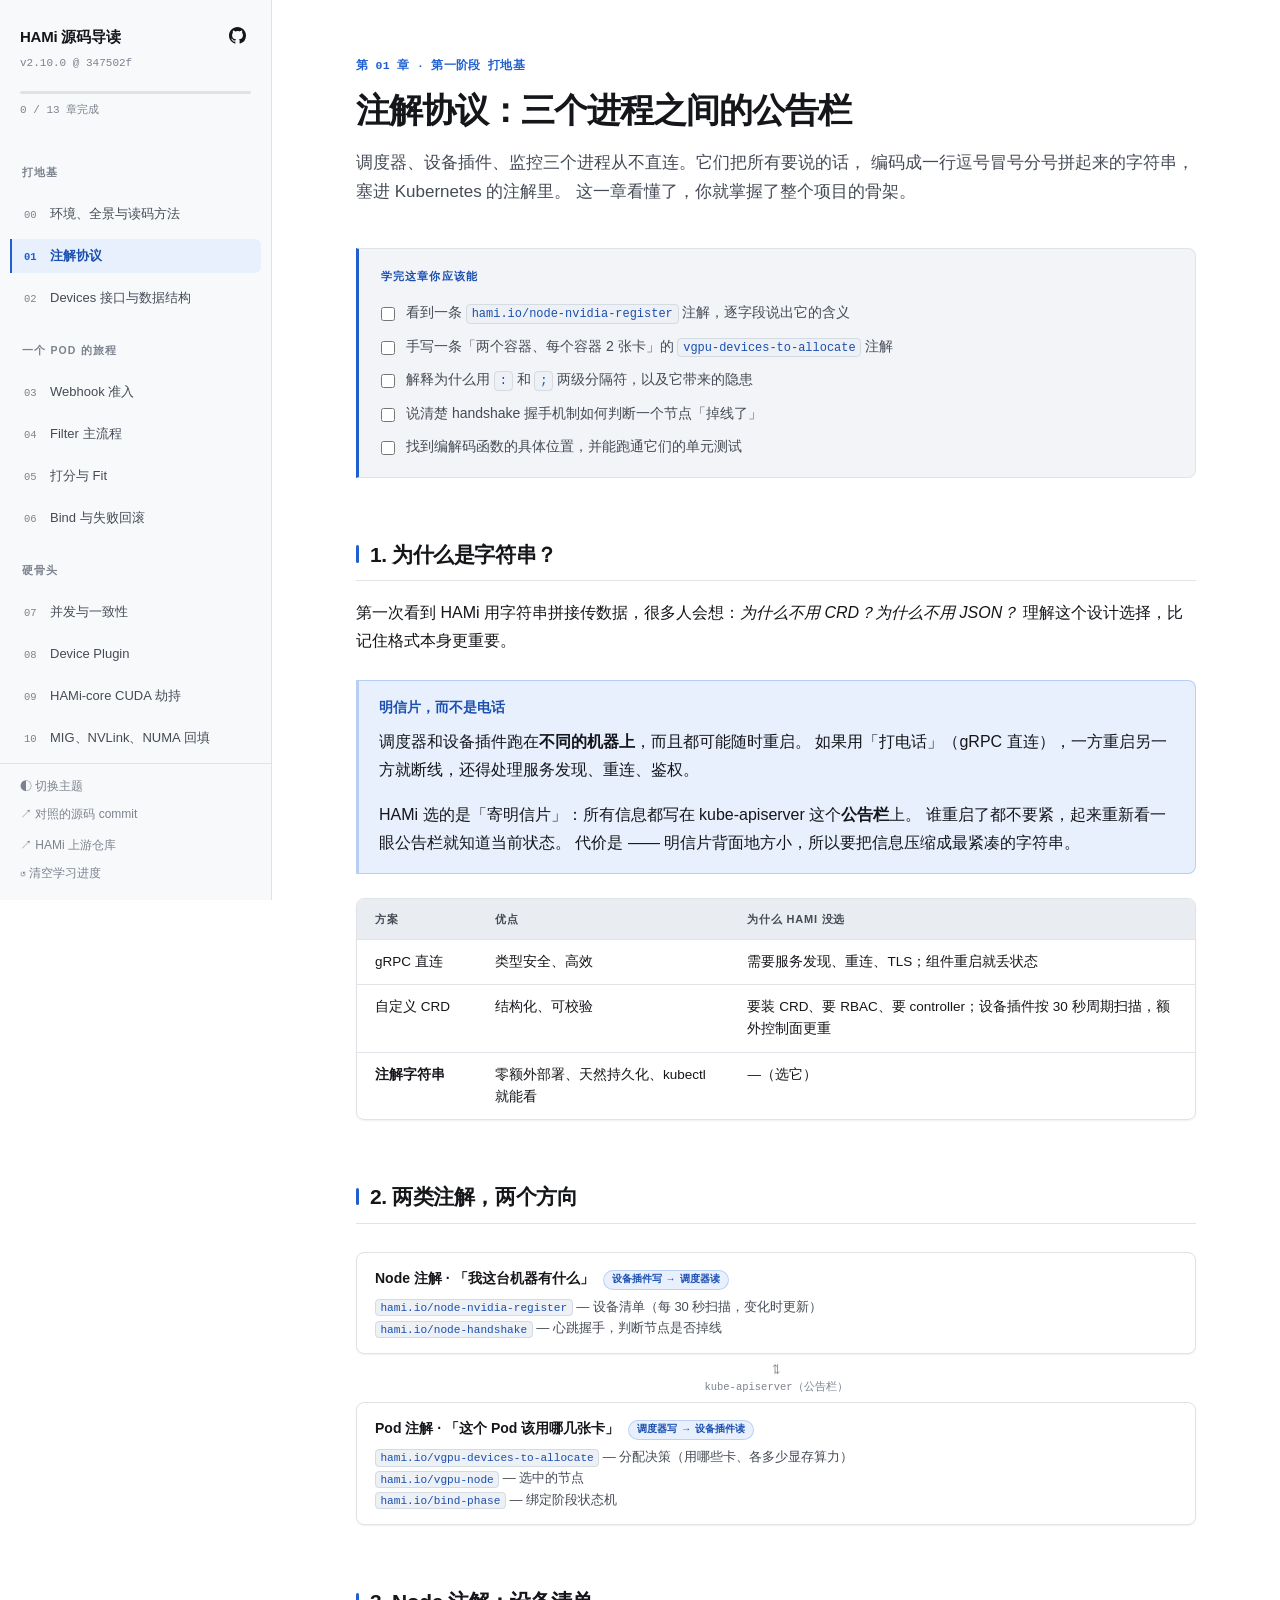
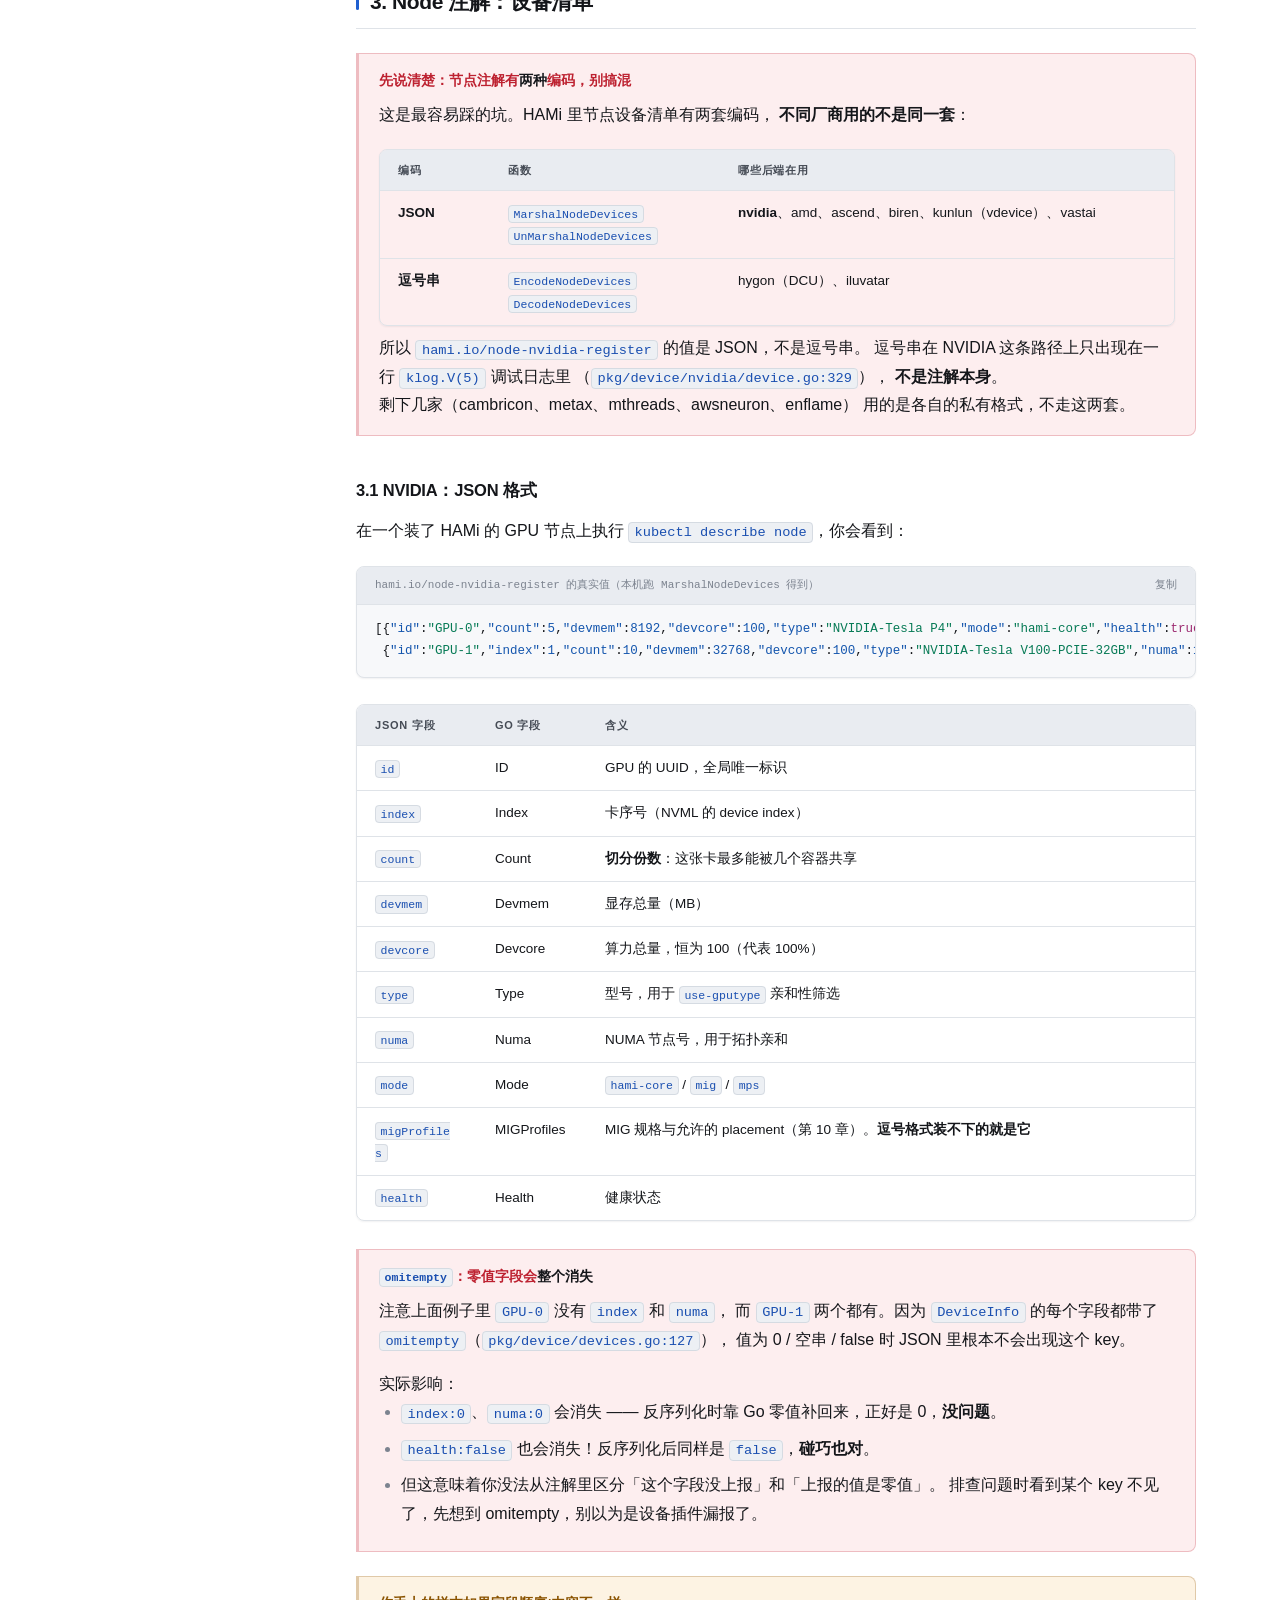
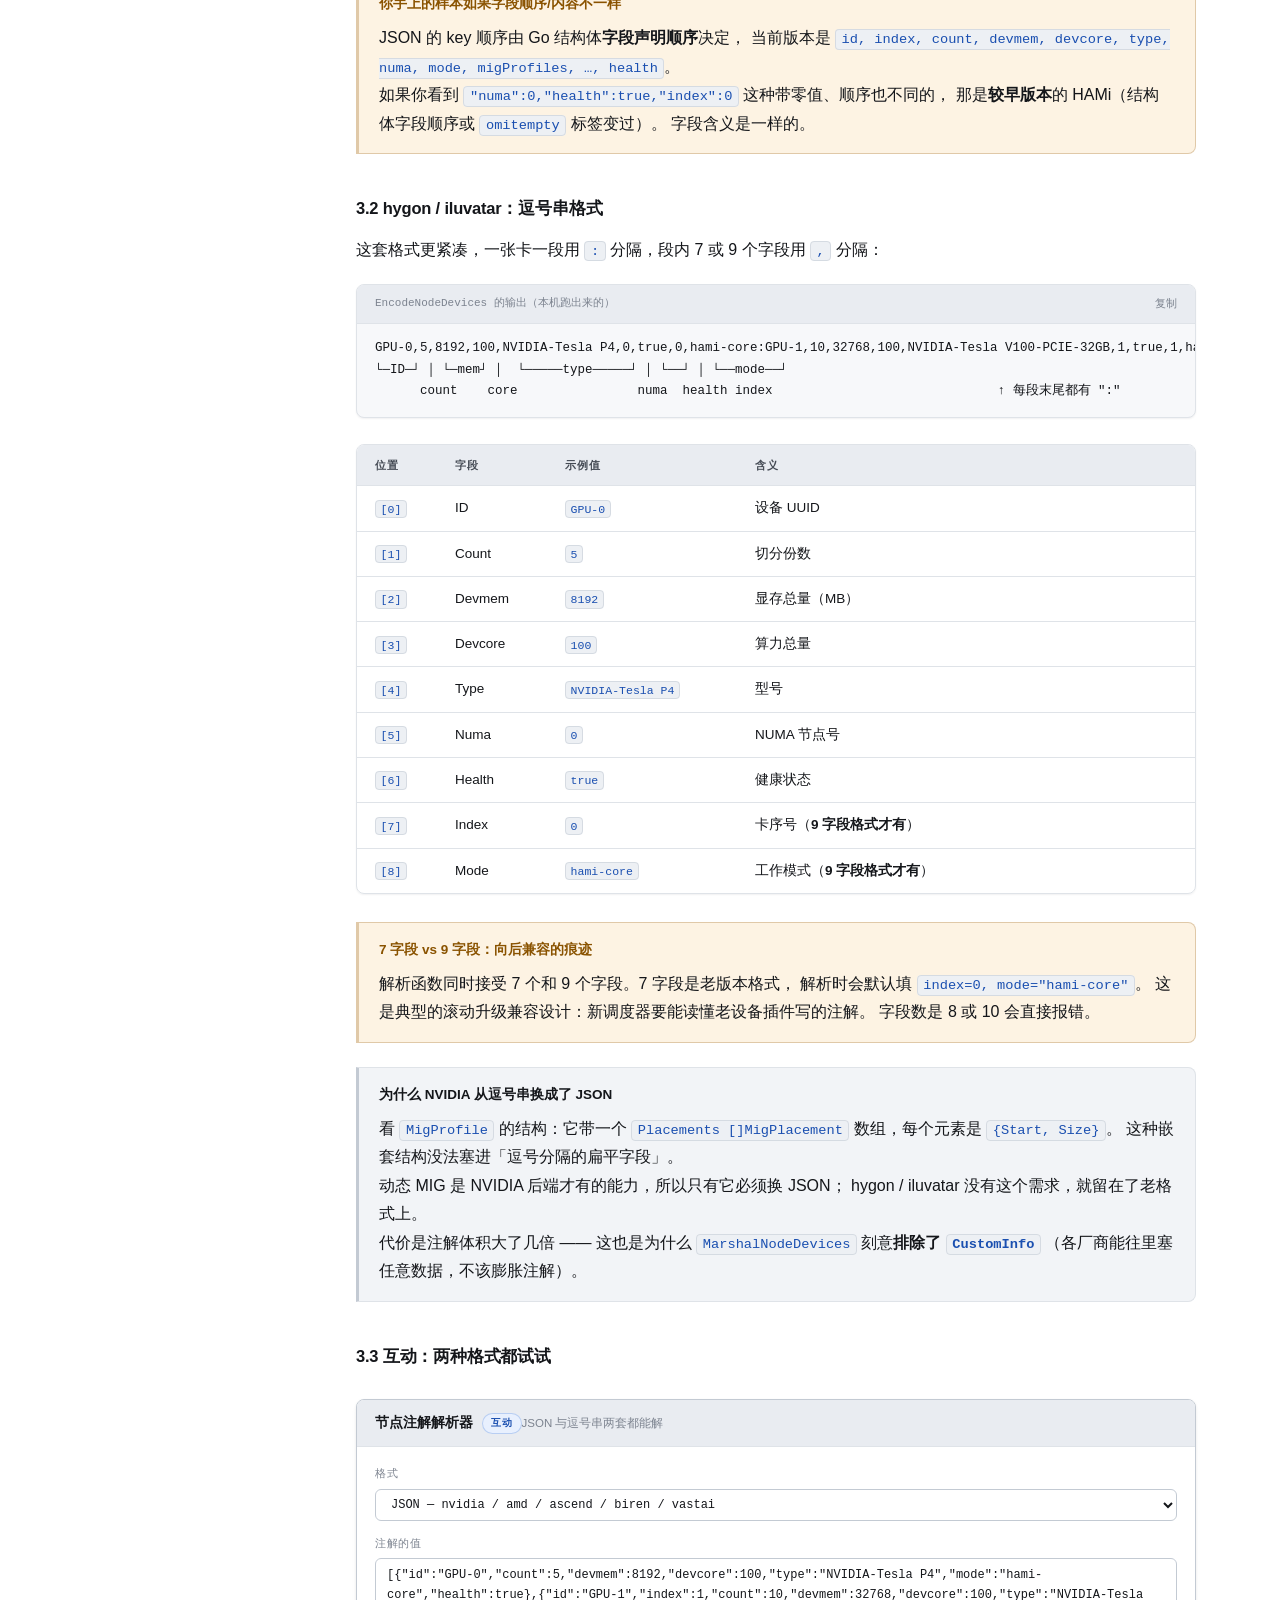
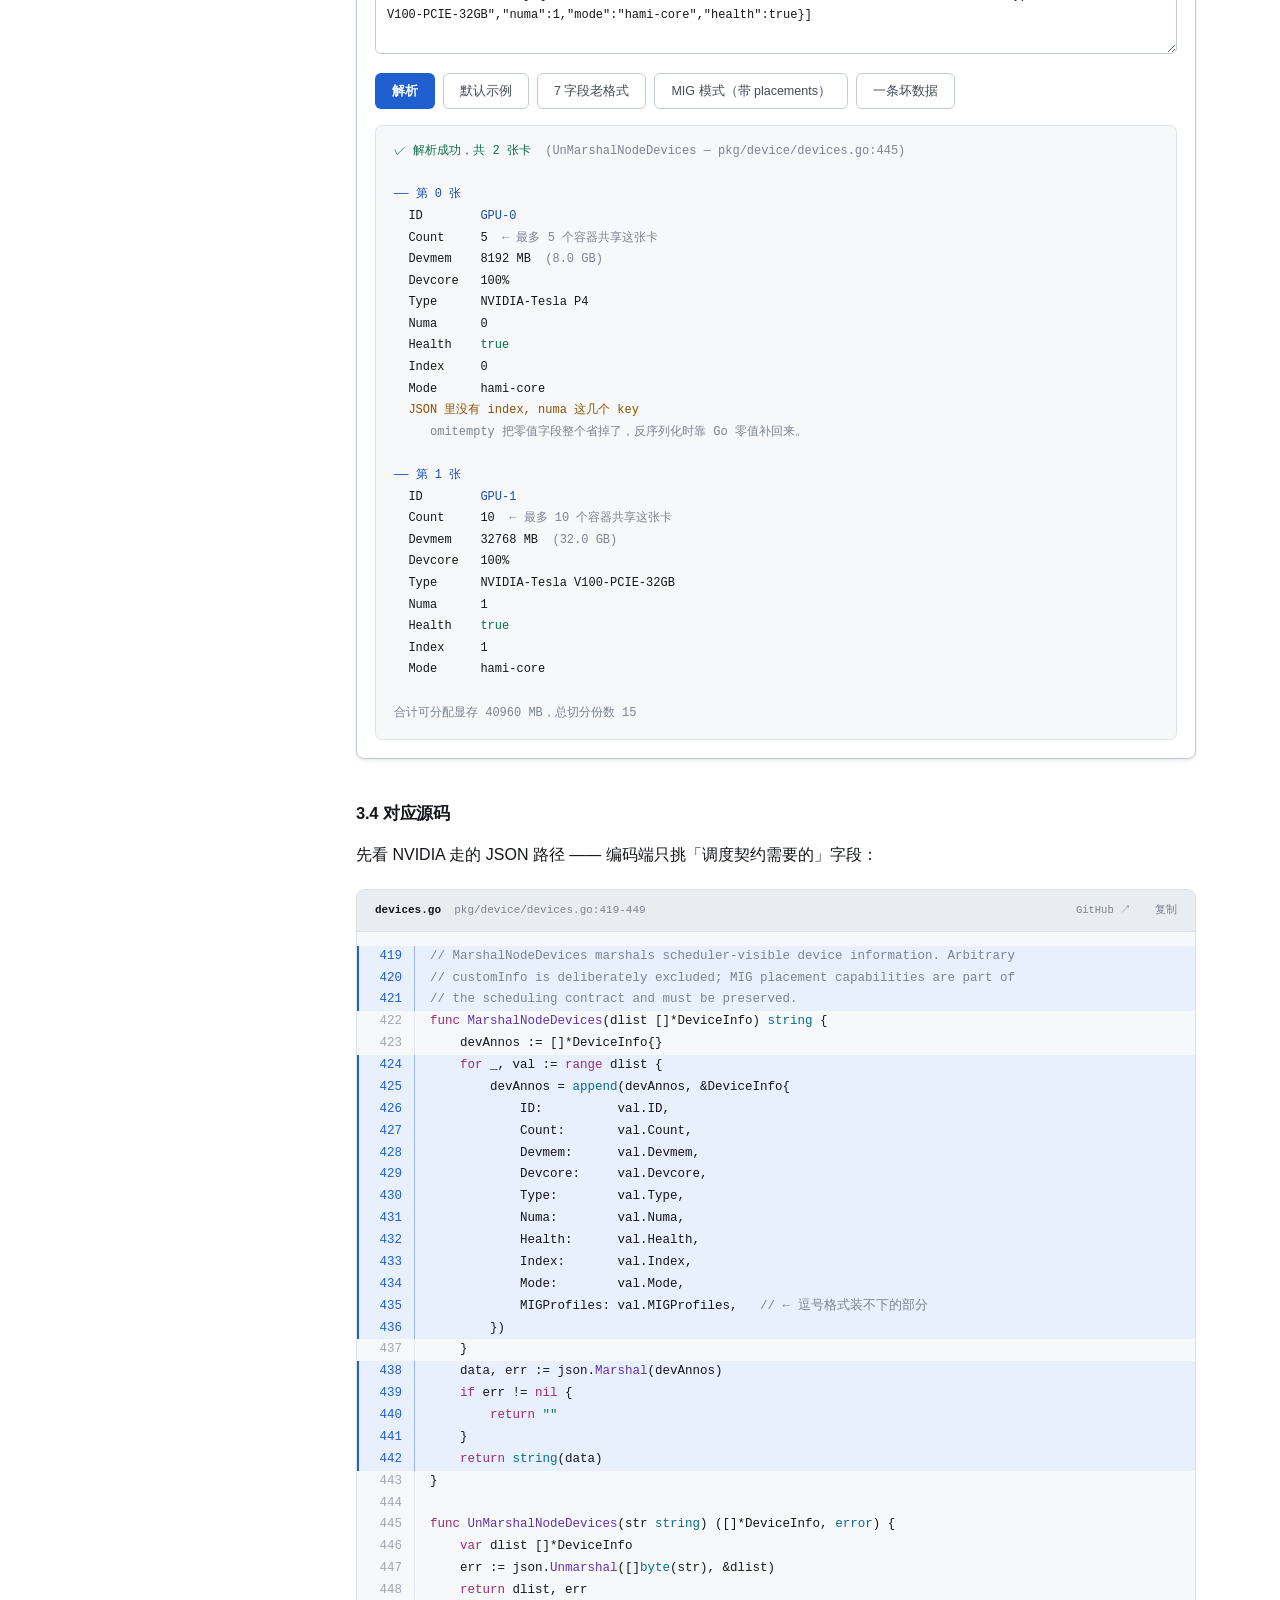
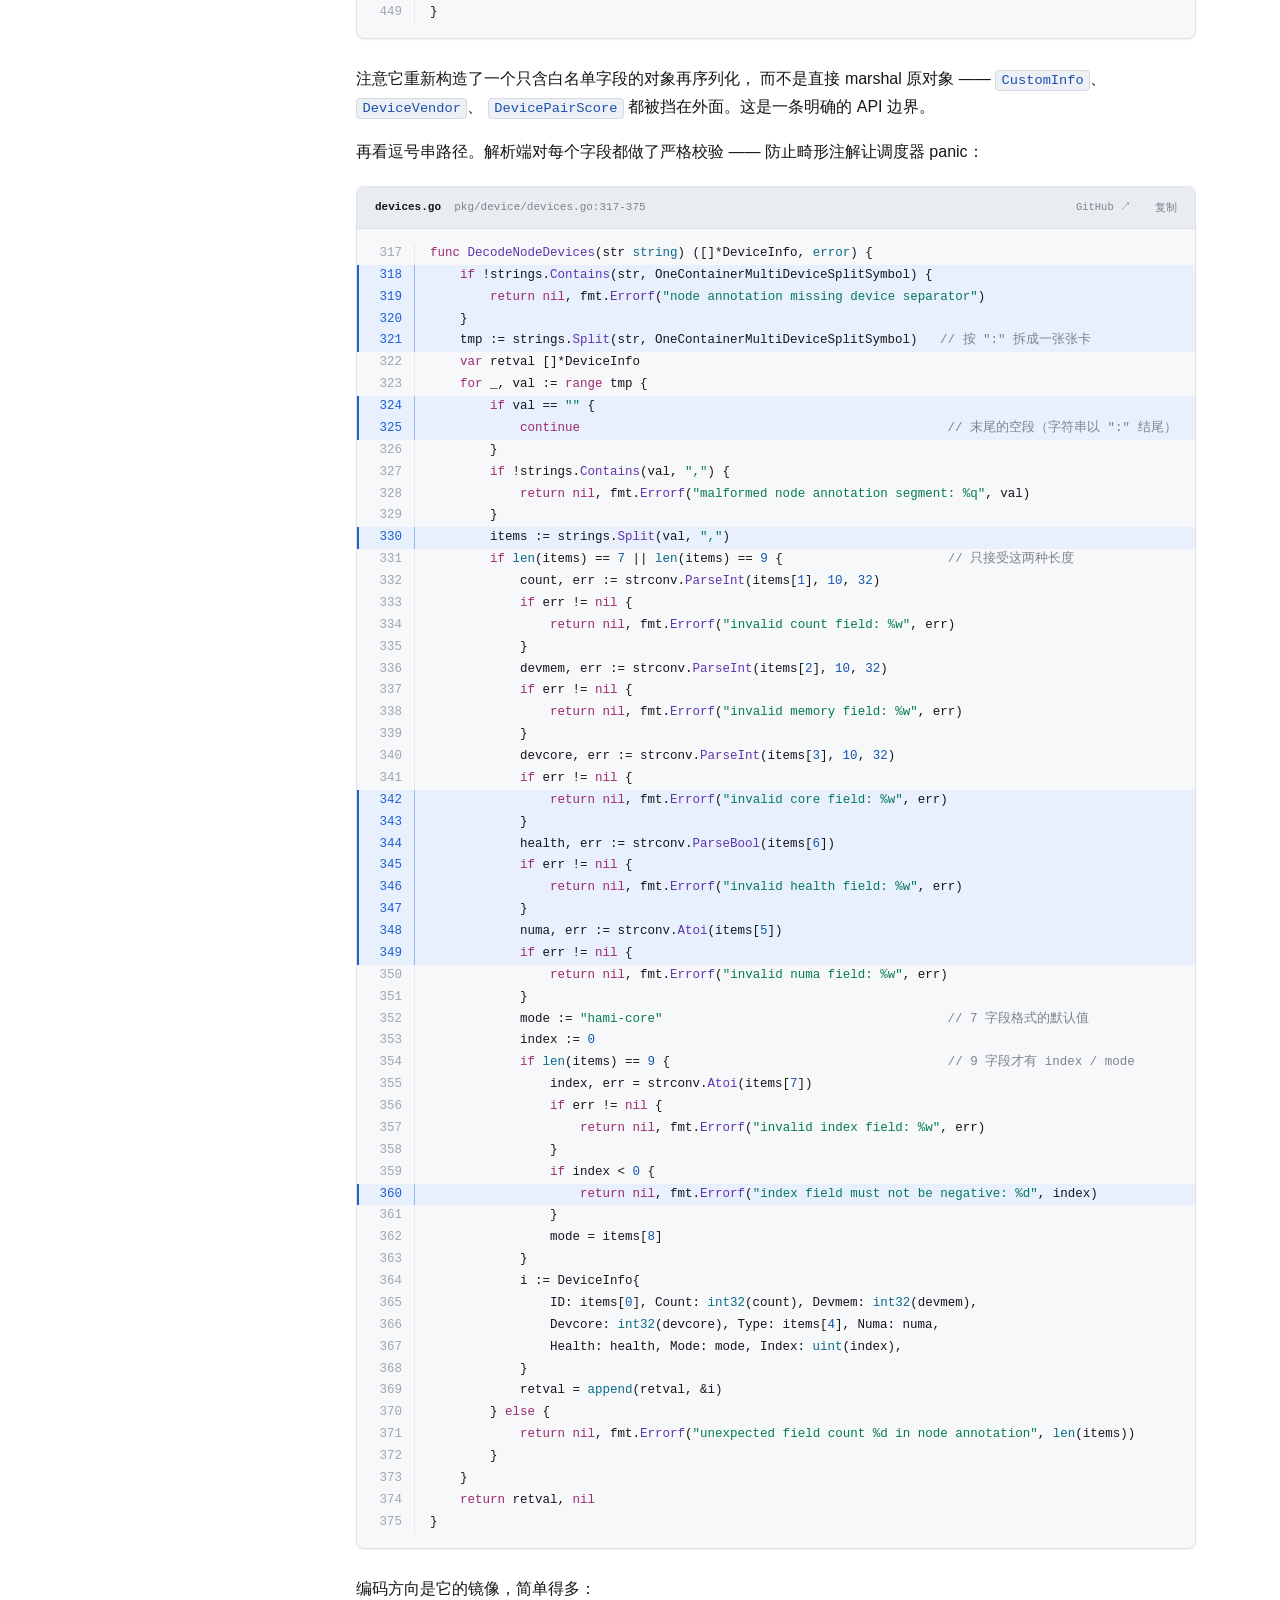
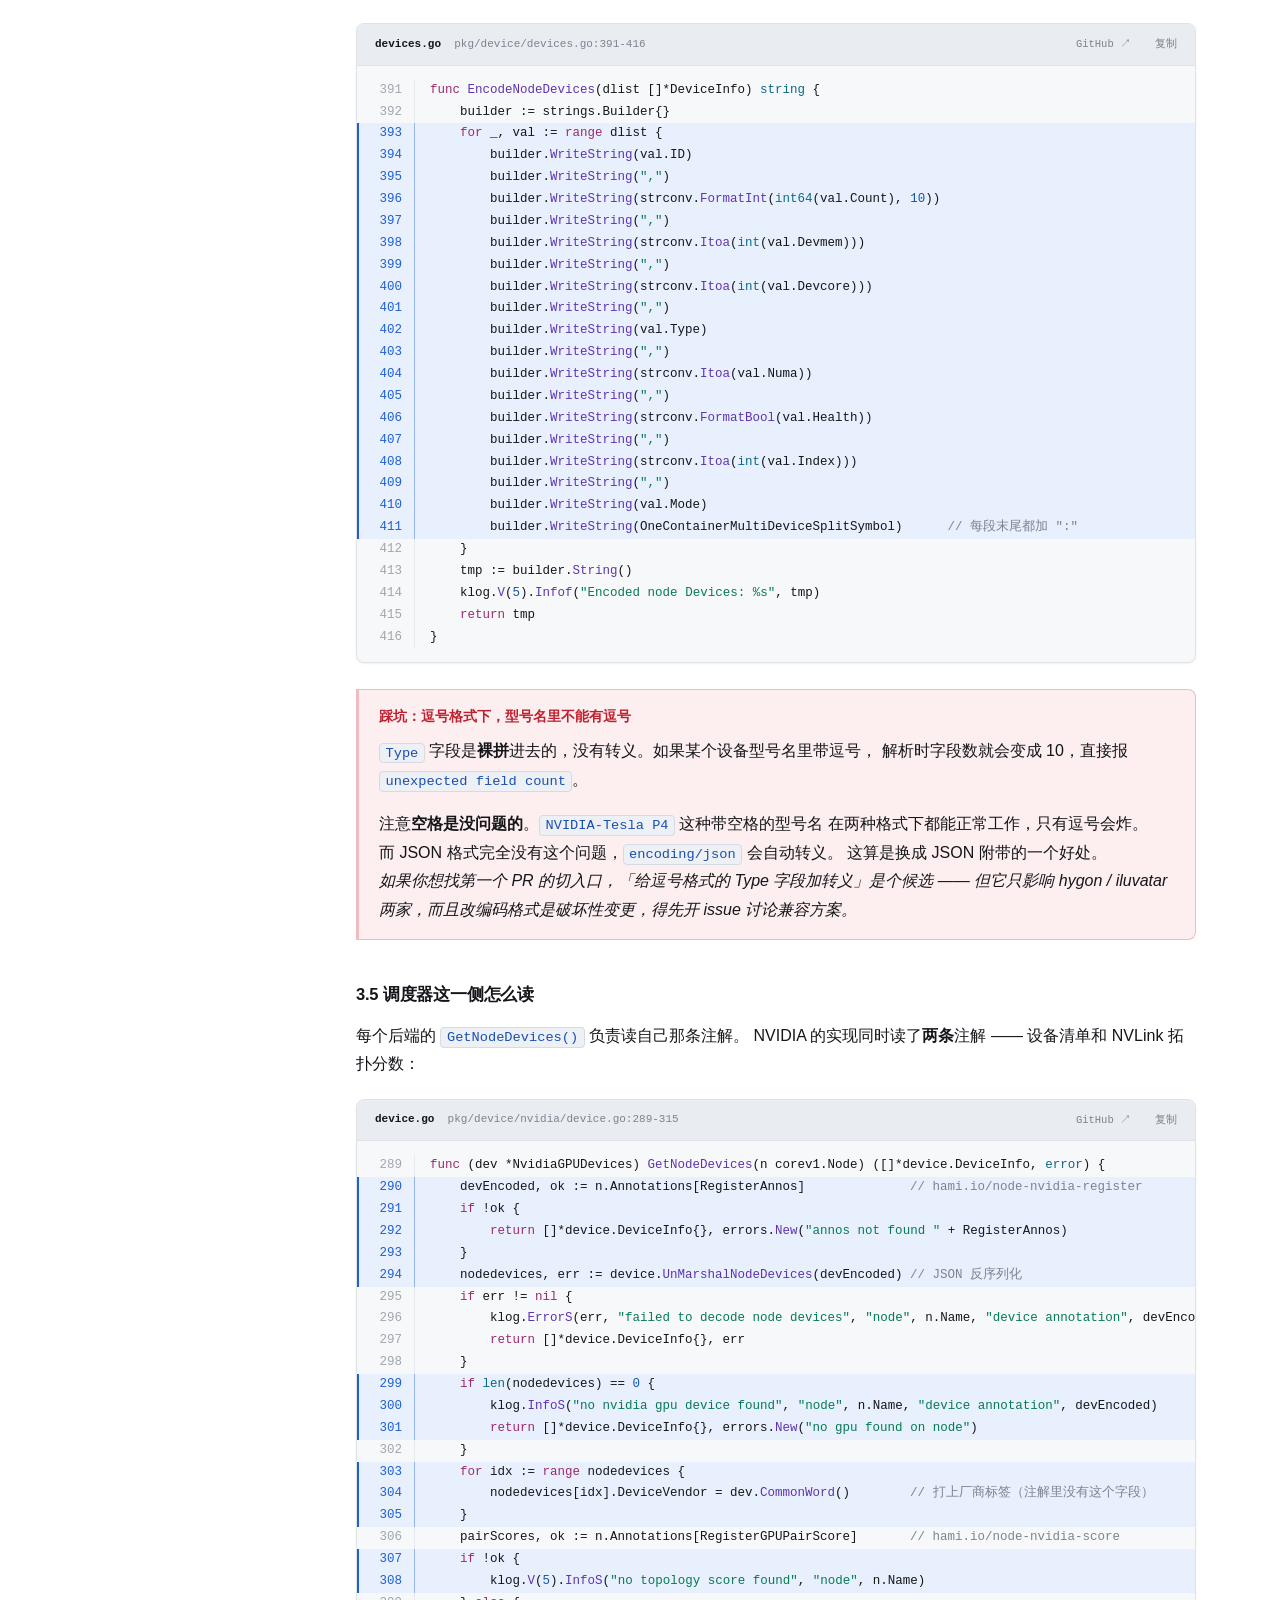
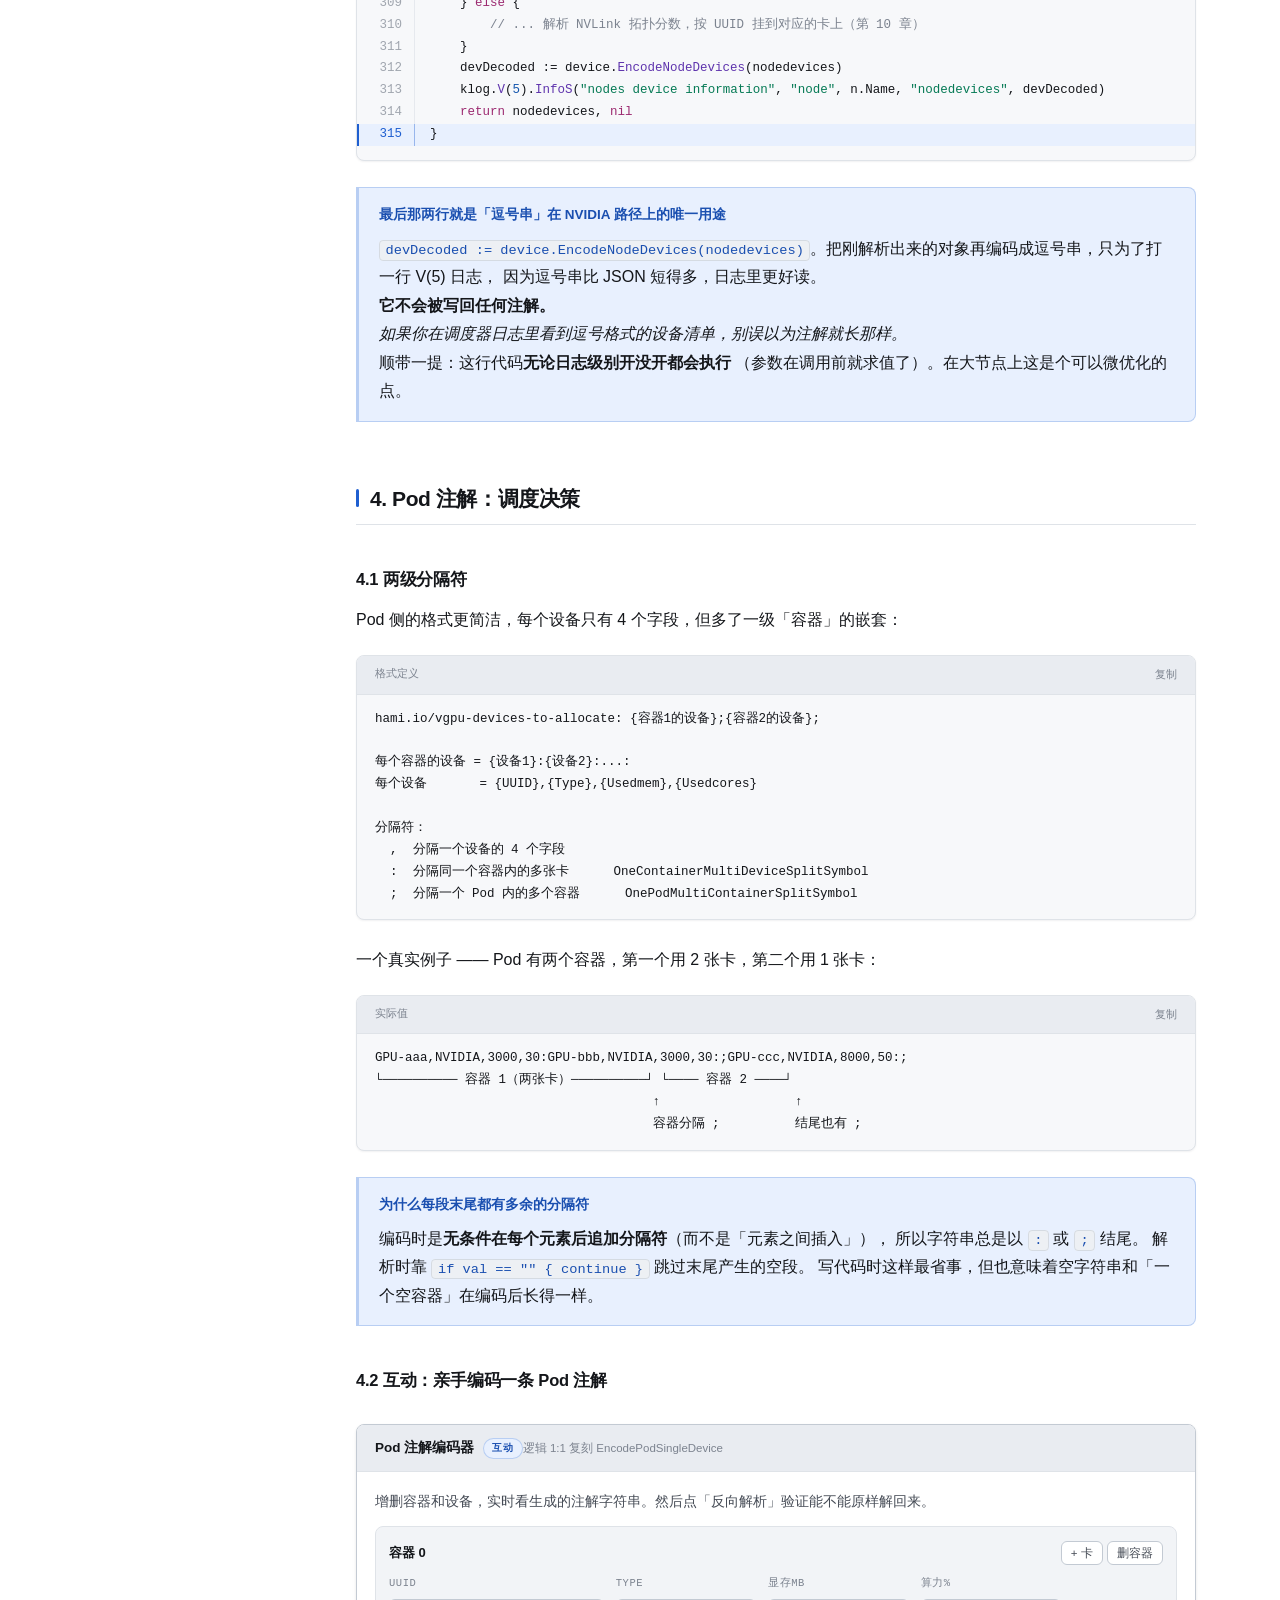
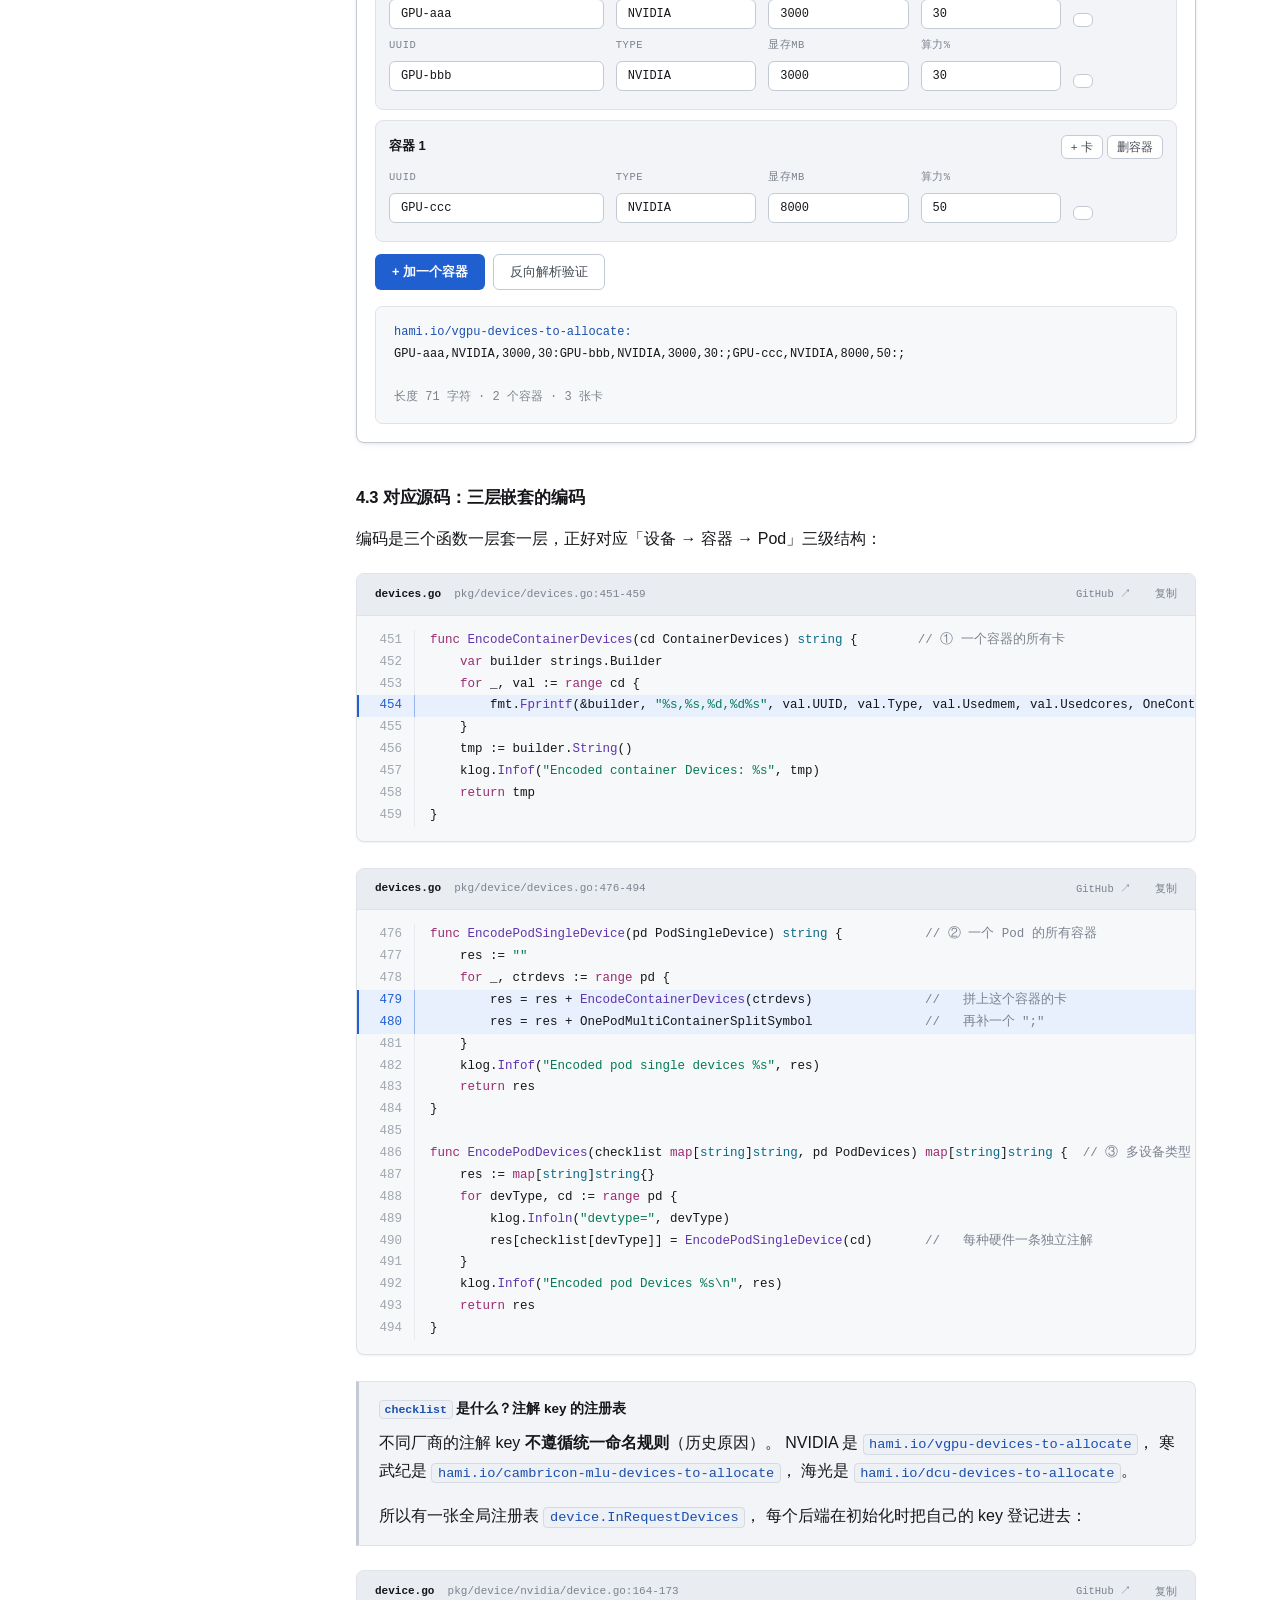
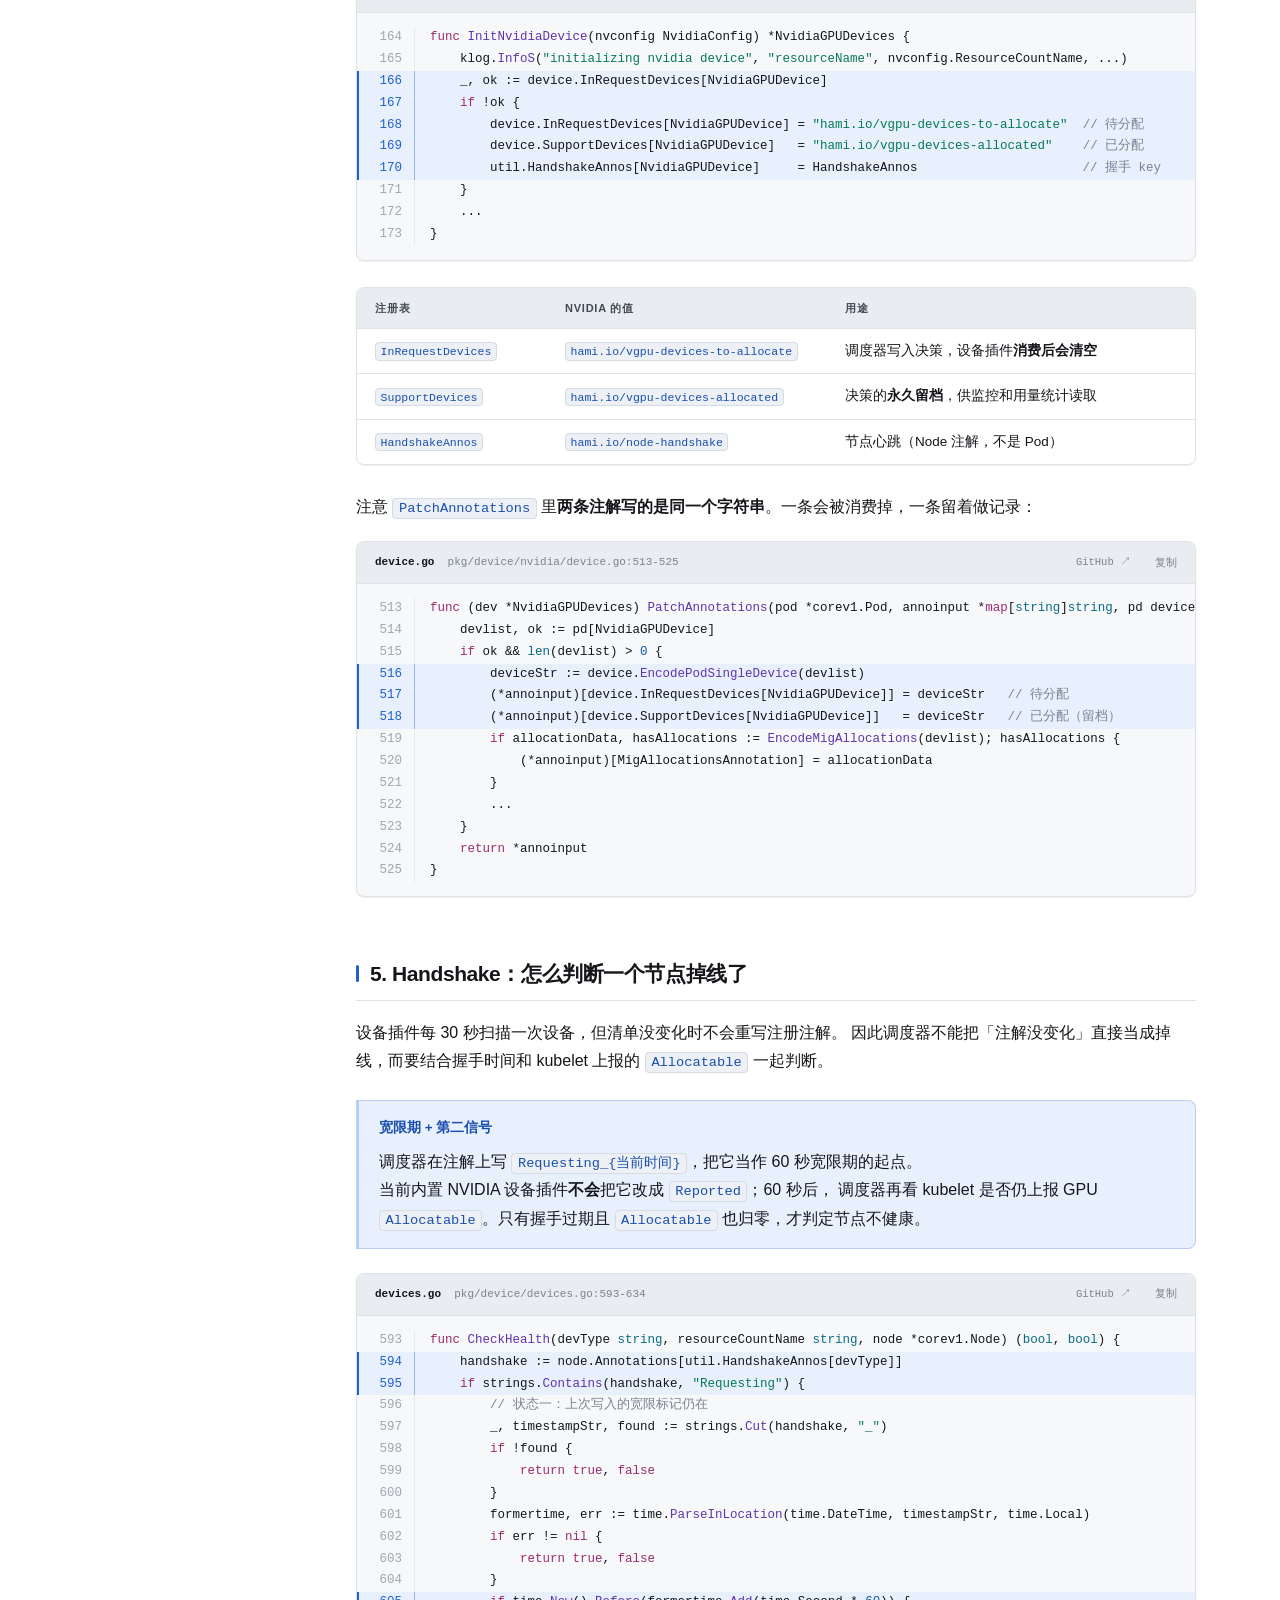
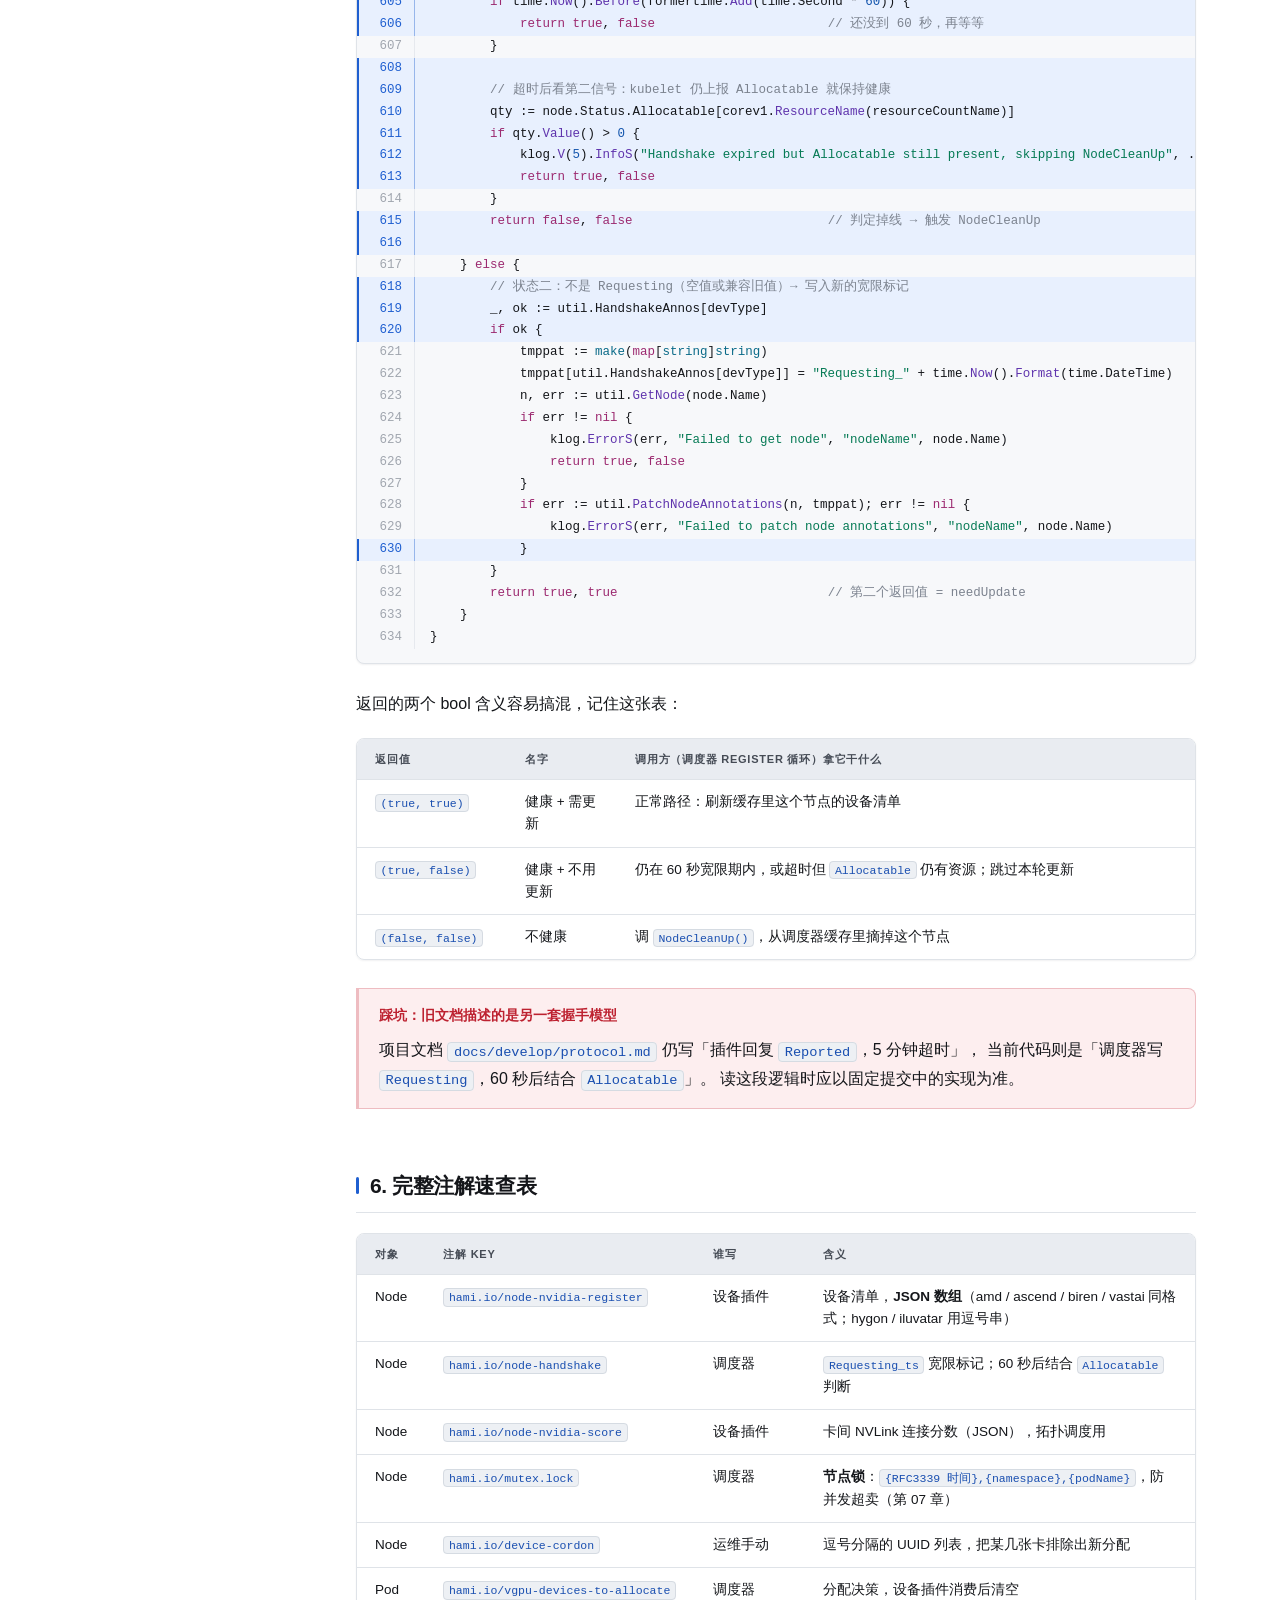
<file: chapters/01-protocol.html>
<!DOCTYPE html>
<html lang="zh-CN">
<head>
<meta charset="utf-8">
<meta name="viewport" content="width=device-width, initial-scale=1">
<title>01 · 注解协议 — HAMi 源码导读</title>
<link rel="stylesheet" href="../assets/css/style.css">
<link rel="icon" href="data:image/svg+xml,%3Csvg xmlns='http://www.w3.org/2000/svg' viewBox='0 0 32 32'%3E%3Crect width='32' height='32' rx='7' fill='%2316181d'/%3E%3Ctext x='16' y='23' font-size='17' font-family='monospace' font-weight='bold' fill='%23fff' text-anchor='middle'%3EH%3C/text%3E%3C/svg%3E">
</head>
<body>
<div class="layout">
  <nav class="sidebar" id="sidebar"></nav>
  <main class="main">

    <div class="page-kicker">第 01 章 · 第一阶段 打地基</div>
    <h1 class="page-title">注解协议：三个进程之间的公告栏</h1>
    <p class="page-lede">
      调度器、设备插件、监控三个进程从不直连。它们把所有要说的话，
      编码成一行逗号冒号分号拼起来的字符串，塞进 Kubernetes 的注解里。
      这一章看懂了，你就掌握了整个项目的骨架。
    </p>

    <div class="goals">
      <h3>学完这章你应该能</h3>
      <ul>
      <li>看到一条 <code>hami.io/node-nvidia-register</code> 注解，逐字段说出它的含义</li>
      <li>手写一条「两个容器、每个容器 2 张卡」的 <code>vgpu-devices-to-allocate</code> 注解</li>
      <li>解释为什么用 <code>:</code> 和 <code>;</code> 两级分隔符，以及它带来的隐患</li>
      <li>说清楚 handshake 握手机制如何判断一个节点「掉线了」</li>
      <li>找到编解码函数的具体位置，并能跑通它们的单元测试</li>
      </ul>
    </div>

    <h2>1. 为什么是字符串？</h2>

    <p>
      第一次看到 HAMi 用字符串拼接传数据，很多人会想：<em>为什么不用 CRD？为什么不用 JSON？</em>
      理解这个设计选择，比记住格式本身更重要。
    </p>

    <div class="note analogy">
      <div class="t">明信片，而不是电话</div>
      <p>
        调度器和设备插件跑在<strong>不同的机器上</strong>，而且都可能随时重启。
        如果用「打电话」（gRPC 直连），一方重启另一方就断线，还得处理服务发现、重连、鉴权。
      </p>
      <p style="margin-bottom:0">
        HAMi 选的是「寄明信片」：所有信息都写在 kube-apiserver 这个<strong>公告栏</strong>上。
        谁重启了都不要紧，起来重新看一眼公告栏就知道当前状态。
        代价是 —— 明信片背面地方小，所以要把信息压缩成最紧凑的字符串。
      </p>
    </div>

    <div class="tbl-wrap">
    <table>
      <tr><th style="width:120px">方案</th><th>优点</th><th>为什么 HAMi 没选</th></tr>
      <tr><td>gRPC 直连</td><td>类型安全、高效</td><td>需要服务发现、重连、TLS；组件重启就丢状态</td></tr>
      <tr><td>自定义 CRD</td><td>结构化、可校验</td><td>要装 CRD、要 RBAC、要 controller；设备插件按 30 秒周期扫描，额外控制面更重</td></tr>
      <tr><td><b>注解字符串</b></td><td>零额外部署、天然持久化、kubectl 就能看</td><td>—（选它）</td></tr>
    </table>
    </div>

    <h2>2. 两类注解，两个方向</h2>

    <div class="flow">
      <div class="node">
        <div class="h">Node 注解 · 「我这台机器有什么」<span class="tag">设备插件写 → 调度器读</span></div>
        <div class="d">
          <code>hami.io/node-nvidia-register</code> — 设备清单（每 30 秒扫描，变化时更新）<br>
          <code>hami.io/node-handshake</code> — 心跳握手，判断节点是否掉线
        </div>
      </div>
      <div class="arrow">⇅<span class="lbl">kube-apiserver（公告栏）</span></div>
      <div class="node">
        <div class="h">Pod 注解 · 「这个 Pod 该用哪几张卡」<span class="tag">调度器写 → 设备插件读</span></div>
        <div class="d">
          <code>hami.io/vgpu-devices-to-allocate</code> — 分配决策（用哪些卡、各多少显存算力）<br>
          <code>hami.io/vgpu-node</code> — 选中的节点<br>
          <code>hami.io/bind-phase</code> — 绑定阶段状态机
        </div>
      </div>
    </div>

    <h2>3. Node 注解：设备清单</h2>

    <div class="note trap">
      <div class="t">先说清楚：节点注解有<b>两种</b>编码，别搞混</div>
      <p>
        这是最容易踩的坑。HAMi 里节点设备清单有两套编码，
        <strong>不同厂商用的不是同一套</strong>：
      </p>
      <div class="tbl-wrap" style="margin-bottom:8px">
      <table>
        <tr><th style="width:110px">编码</th><th style="width:230px">函数</th><th>哪些后端在用</th></tr>
        <tr>
          <td><b>JSON</b></td>
          <td><code>MarshalNodeDevices</code><br><code>UnMarshalNodeDevices</code></td>
          <td><b>nvidia</b>、amd、ascend、biren、kunlun（vdevice）、vastai</td>
        </tr>
        <tr>
          <td><b>逗号串</b></td>
          <td><code>EncodeNodeDevices</code><br><code>DecodeNodeDevices</code></td>
          <td>hygon（DCU）、iluvatar</td>
        </tr>
      </table>
      </div>
      <p style="margin-bottom:0">
        所以 <code>hami.io/node-nvidia-register</code> 的值是 JSON，不是逗号串。
        逗号串在 NVIDIA 这条路径上只出现在一行 <code>klog.V(5)</code> 调试日志里
        （<span data-srcref="pkg/device/nvidia/device.go:329"></span>），
        <b>不是注解本身</b>。
        <br>剩下几家（cambricon、metax、mthreads、awsneuron、enflame）
        用的是各自的私有格式，不走这两套。
      </p>
    </div>

    <h3>3.1 NVIDIA：JSON 格式</h3>

    <p>在一个装了 HAMi 的 GPU 节点上执行 <code>kubectl describe node</code>，你会看到：</p>

    <div class="codeblock" data-lang="json" data-title="hami.io/node-nvidia-register 的真实值（本机跑 MarshalNodeDevices 得到）">
<pre><code>[{"id":"GPU-0","count":5,"devmem":8192,"devcore":100,"type":"NVIDIA-Tesla P4","mode":"hami-core","health":true},
 {"id":"GPU-1","index":1,"count":10,"devmem":32768,"devcore":100,"type":"NVIDIA-Tesla V100-PCIE-32GB","numa":1,"mode":"hami-core","health":true}]</code></pre>
    </div>

    <div class="tbl-wrap">
    <table>
      <tr><th style="width:120px">JSON 字段</th><th style="width:110px">Go 字段</th><th>含义</th></tr>
      <tr><td><code>id</code></td><td>ID</td><td>GPU 的 UUID，全局唯一标识</td></tr>
      <tr><td><code>index</code></td><td>Index</td><td>卡序号（NVML 的 device index）</td></tr>
      <tr><td><code>count</code></td><td>Count</td><td><b>切分份数</b>：这张卡最多能被几个容器共享</td></tr>
      <tr><td><code>devmem</code></td><td>Devmem</td><td>显存总量（MB）</td></tr>
      <tr><td><code>devcore</code></td><td>Devcore</td><td>算力总量，恒为 100（代表 100%）</td></tr>
      <tr><td><code>type</code></td><td>Type</td><td>型号，用于 <code>use-gputype</code> 亲和性筛选</td></tr>
      <tr><td><code>numa</code></td><td>Numa</td><td>NUMA 节点号，用于拓扑亲和</td></tr>
      <tr><td><code>mode</code></td><td>Mode</td><td><code>hami-core</code> / <code>mig</code> / <code>mps</code></td></tr>
      <tr><td><code>migProfiles</code></td><td>MIGProfiles</td><td>MIG 规格与允许的 placement（第 10 章）。<b>逗号格式装不下的就是它</b></td></tr>
      <tr><td><code>health</code></td><td>Health</td><td>健康状态</td></tr>
    </table>
    </div>

    <div class="note trap">
      <div class="t"><code>omitempty</code>：零值字段会<b>整个消失</b></div>
      <p>
        注意上面例子里 <code>GPU-0</code> 没有 <code>index</code> 和 <code>numa</code>，
        而 <code>GPU-1</code> 两个都有。因为 <code>DeviceInfo</code> 的每个字段都带了
        <code>omitempty</code>（<span data-srcref="pkg/device/devices.go:127"></span>），
        值为 0 / 空串 / false 时 JSON 里根本不会出现这个 key。
      </p>
      <p style="margin-bottom:0">
        实际影响：
      </p>
      <ul style="margin-bottom:0">
        <li><code>index:0</code>、<code>numa:0</code> 会消失 —— 反序列化时靠 Go 零值补回来，正好是 0，<b>没问题</b>。</li>
        <li><code>health:false</code> 也会消失！反序列化后同样是 <code>false</code>，<b>碰巧也对</b>。</li>
        <li>但这意味着你没法从注解里区分「这个字段没上报」和「上报的值是零值」。
            排查问题时看到某个 key 不见了，先想到 omitempty，别以为是设备插件漏报了。</li>
      </ul>
    </div>

    <div class="note warn">
      <div class="t">你手上的样本如果字段顺序/内容不一样</div>
      <p style="margin-bottom:0">
        JSON 的 key 顺序由 Go 结构体<strong>字段声明顺序</strong>决定，
        当前版本是 <code>id, index, count, devmem, devcore, type, numa, mode, migProfiles, …, health</code>。
        <br>如果你看到 <code>"numa":0,"health":true,"index":0</code> 这种带零值、顺序也不同的，
        那是<strong>较早版本</strong>的 HAMi（结构体字段顺序或 <code>omitempty</code> 标签变过）。
        字段含义是一样的。
      </p>
    </div>

    <h3>3.2 hygon / iluvatar：逗号串格式</h3>

    <p>
      这套格式更紧凑，一张卡一段用 <code>:</code> 分隔，段内 7 或 9 个字段用 <code>,</code> 分隔：
    </p>

    <div class="codeblock" data-lang="text" data-title="EncodeNodeDevices 的输出（本机跑出来的）">
<pre><code>GPU-0,5,8192,100,NVIDIA-Tesla P4,0,true,0,hami-core:GPU-1,10,32768,100,NVIDIA-Tesla V100-PCIE-32GB,1,true,1,hami-core:
└─ID─┘ │ └─mem┘ │  └─────type─────┘ │ └──┘ │ └──mode──┘
      count    core                numa  health index                              ↑ 每段末尾都有 ":"</code></pre>
    </div>

    <div class="tbl-wrap">
    <table class="field-position-table">
      <tr><th>位置</th><th style="width:110px">字段</th><th style="width:190px">示例值</th><th>含义</th></tr>
      <tr><td><code>[0]</code></td><td>ID</td><td><code>GPU-0</code></td><td>设备 UUID</td></tr>
      <tr><td><code>[1]</code></td><td>Count</td><td><code>5</code></td><td>切分份数</td></tr>
      <tr><td><code>[2]</code></td><td>Devmem</td><td><code>8192</code></td><td>显存总量（MB）</td></tr>
      <tr><td><code>[3]</code></td><td>Devcore</td><td><code>100</code></td><td>算力总量</td></tr>
      <tr><td><code>[4]</code></td><td>Type</td><td><code>NVIDIA-Tesla P4</code></td><td>型号</td></tr>
      <tr><td><code>[5]</code></td><td>Numa</td><td><code>0</code></td><td>NUMA 节点号</td></tr>
      <tr><td><code>[6]</code></td><td>Health</td><td><code>true</code></td><td>健康状态</td></tr>
      <tr><td><code>[7]</code></td><td>Index</td><td><code>0</code></td><td>卡序号（<b>9 字段格式才有</b>）</td></tr>
      <tr><td><code>[8]</code></td><td>Mode</td><td><code>hami-core</code></td><td>工作模式（<b>9 字段格式才有</b>）</td></tr>
    </table>
    </div>

    <div class="note warn">
      <div class="t">7 字段 vs 9 字段：向后兼容的痕迹</div>
      <p style="margin-bottom:0">
        解析函数同时接受 7 个和 9 个字段。7 字段是老版本格式，
        解析时会默认填 <code>index=0, mode="hami-core"</code>。
        这是典型的滚动升级兼容设计：新调度器要能读懂老设备插件写的注解。
        字段数是 8 或 10 会直接报错。
      </p>
    </div>

    <div class="note">
      <div class="t">为什么 NVIDIA 从逗号串换成了 JSON</div>
      <p style="margin-bottom:0">
        看 <code>MigProfile</code> 的结构：它带一个 <code>Placements []MigPlacement</code>
        数组，每个元素是 <code>{Start, Size}</code>。
        这种嵌套结构没法塞进「逗号分隔的扁平字段」。
        <br>动态 MIG 是 NVIDIA 后端才有的能力，所以只有它必须换 JSON；
        hygon / iluvatar 没有这个需求，就留在了老格式上。
        <br>代价是注解体积大了几倍 —— 这也是为什么
        <code>MarshalNodeDevices</code> 刻意<strong>排除了 <code>CustomInfo</code></strong>
        （各厂商能往里塞任意数据，不该膨胀注解）。
      </p>
    </div>

    <h3>3.3 互动：两种格式都试试</h3>

    <div class="lab">
      <header>节点注解解析器<span class="badge">互动</span><span style="font-size:11.5px;font-weight:400;color:var(--fg-mute)">JSON 与逗号串两套都能解</span></header>
      <div class="body">
        <div class="field-row">
          <div style="flex:1 1 220px"><label class="f">格式</label>
            <select id="nodeFmt">
              <option value="json">JSON — nvidia / amd / ascend / biren / vastai</option>
              <option value="csv">逗号串 — hygon / iluvatar</option>
            </select>
          </div>
        </div>
        <label class="f">注解的值</label>
        <textarea id="nodeAnnoIn" rows="4"></textarea>
        <div class="btns" style="margin-top:10px">
          <button class="btn" id="nodeParseBtn">解析</button>
          <button class="btn ghost" data-preset="default">默认示例</button>
          <button class="btn ghost" data-preset="legacy">7 字段老格式</button>
          <button class="btn ghost" data-preset="mig">MIG 模式（带 placements）</button>
          <button class="btn ghost" data-preset="bad">一条坏数据</button>
        </div>
        <div class="out" id="nodeAnnoOut">点「解析」看结果</div>
      </div>
    </div>

    <h3>3.4 对应源码</h3>

    <p>先看 NVIDIA 走的 JSON 路径 —— 编码端只挑「调度契约需要的」字段：</p>

    <div class="codeblock" data-file="pkg/device/devices.go" data-start="419" data-lang="go" data-hl="1-3,6-18,20-24">
<pre><code>// MarshalNodeDevices marshals scheduler-visible device information. Arbitrary
// customInfo is deliberately excluded; MIG placement capabilities are part of
// the scheduling contract and must be preserved.
func MarshalNodeDevices(dlist []*DeviceInfo) string {
	devAnnos := []*DeviceInfo{}
	for _, val := range dlist {
		devAnnos = append(devAnnos, &amp;DeviceInfo{
			ID:          val.ID,
			Count:       val.Count,
			Devmem:      val.Devmem,
			Devcore:     val.Devcore,
			Type:        val.Type,
			Numa:        val.Numa,
			Health:      val.Health,
			Index:       val.Index,
			Mode:        val.Mode,
			MIGProfiles: val.MIGProfiles,   // ← 逗号格式装不下的部分
		})
	}
	data, err := json.Marshal(devAnnos)
	if err != nil {
		return ""
	}
	return string(data)
}

func UnMarshalNodeDevices(str string) ([]*DeviceInfo, error) {
	var dlist []*DeviceInfo
	err := json.Unmarshal([]byte(str), &amp;dlist)
	return dlist, err
}</code></pre>
    </div>

    <p>
      注意它重新构造了一个只含白名单字段的对象再序列化，
      而不是直接 marshal 原对象 —— <code>CustomInfo</code>、<code>DeviceVendor</code>、
      <code>DevicePairScore</code> 都被挡在外面。这是一条明确的 API 边界。
    </p>

    <p>再看逗号串路径。解析端对每个字段都做了严格校验 —— 防止畸形注解让调度器 panic：</p>

    <div class="codeblock" data-file="pkg/device/devices.go" data-start="317" data-lang="go" data-hl="2-5,8-9,14,26-33,44">
<pre><code>func DecodeNodeDevices(str string) ([]*DeviceInfo, error) {
	if !strings.Contains(str, OneContainerMultiDeviceSplitSymbol) {
		return nil, fmt.Errorf("node annotation missing device separator")
	}
	tmp := strings.Split(str, OneContainerMultiDeviceSplitSymbol)   // 按 ":" 拆成一张张卡
	var retval []*DeviceInfo
	for _, val := range tmp {
		if val == "" {
			continue                                                 // 末尾的空段（字符串以 ":" 结尾）
		}
		if !strings.Contains(val, ",") {
			return nil, fmt.Errorf("malformed node annotation segment: %q", val)
		}
		items := strings.Split(val, ",")
		if len(items) == 7 || len(items) == 9 {                      // 只接受这两种长度
			count, err := strconv.ParseInt(items[1], 10, 32)
			if err != nil {
				return nil, fmt.Errorf("invalid count field: %w", err)
			}
			devmem, err := strconv.ParseInt(items[2], 10, 32)
			if err != nil {
				return nil, fmt.Errorf("invalid memory field: %w", err)
			}
			devcore, err := strconv.ParseInt(items[3], 10, 32)
			if err != nil {
				return nil, fmt.Errorf("invalid core field: %w", err)
			}
			health, err := strconv.ParseBool(items[6])
			if err != nil {
				return nil, fmt.Errorf("invalid health field: %w", err)
			}
			numa, err := strconv.Atoi(items[5])
			if err != nil {
				return nil, fmt.Errorf("invalid numa field: %w", err)
			}
			mode := "hami-core"                                      // 7 字段格式的默认值
			index := 0
			if len(items) == 9 {                                     // 9 字段才有 index / mode
				index, err = strconv.Atoi(items[7])
				if err != nil {
					return nil, fmt.Errorf("invalid index field: %w", err)
				}
				if index &lt; 0 {
					return nil, fmt.Errorf("index field must not be negative: %d", index)
				}
				mode = items[8]
			}
			i := DeviceInfo{
				ID: items[0], Count: int32(count), Devmem: int32(devmem),
				Devcore: int32(devcore), Type: items[4], Numa: numa,
				Health: health, Mode: mode, Index: uint(index),
			}
			retval = append(retval, &amp;i)
		} else {
			return nil, fmt.Errorf("unexpected field count %d in node annotation", len(items))
		}
	}
	return retval, nil
}</code></pre>
    </div>

    <p>编码方向是它的镜像，简单得多：</p>

    <div class="codeblock" data-file="pkg/device/devices.go" data-start="391" data-lang="go" data-hl="3-21">
<pre><code>func EncodeNodeDevices(dlist []*DeviceInfo) string {
	builder := strings.Builder{}
	for _, val := range dlist {
		builder.WriteString(val.ID)
		builder.WriteString(",")
		builder.WriteString(strconv.FormatInt(int64(val.Count), 10))
		builder.WriteString(",")
		builder.WriteString(strconv.Itoa(int(val.Devmem)))
		builder.WriteString(",")
		builder.WriteString(strconv.Itoa(int(val.Devcore)))
		builder.WriteString(",")
		builder.WriteString(val.Type)
		builder.WriteString(",")
		builder.WriteString(strconv.Itoa(val.Numa))
		builder.WriteString(",")
		builder.WriteString(strconv.FormatBool(val.Health))
		builder.WriteString(",")
		builder.WriteString(strconv.Itoa(int(val.Index)))
		builder.WriteString(",")
		builder.WriteString(val.Mode)
		builder.WriteString(OneContainerMultiDeviceSplitSymbol)      // 每段末尾都加 ":"
	}
	tmp := builder.String()
	klog.V(5).Infof("Encoded node Devices: %s", tmp)
	return tmp
}</code></pre>
    </div>

    <div class="note trap">
      <div class="t">踩坑：逗号格式下，型号名里不能有逗号</div>
      <p>
        <code>Type</code> 字段是<strong>裸拼</strong>进去的，没有转义。如果某个设备型号名里带逗号，
        解析时字段数就会变成 10，直接报 <code>unexpected field count</code>。
      </p>
      <p style="margin-bottom:0">
        注意<strong>空格是没问题的</strong>。<code>NVIDIA-Tesla P4</code> 这种带空格的型号名
        在两种格式下都能正常工作，只有逗号会炸。
        <br>而 JSON 格式完全没有这个问题，<code>encoding/json</code> 会自动转义。
        这算是换成 JSON 附带的一个好处。
        <br><em>如果你想找第一个 PR 的切入口，「给逗号格式的 Type 字段加转义」是个候选 ——
        但它只影响 hygon / iluvatar 两家，而且改编码格式是破坏性变更，得先开 issue 讨论兼容方案。</em>
      </p>
    </div>

    <h3>3.5 调度器这一侧怎么读</h3>

    <p>
      每个后端的 <code>GetNodeDevices()</code> 负责读自己那条注解。
      NVIDIA 的实现同时读了<strong>两条</strong>注解 —— 设备清单和 NVLink 拓扑分数：
    </p>

    <div class="codeblock" data-file="pkg/device/nvidia/device.go" data-start="289" data-lang="go" data-hl="2-5,6,11-13,15-17,19-20,27-28">
<pre><code>func (dev *NvidiaGPUDevices) GetNodeDevices(n corev1.Node) ([]*device.DeviceInfo, error) {
	devEncoded, ok := n.Annotations[RegisterAnnos]              // hami.io/node-nvidia-register
	if !ok {
		return []*device.DeviceInfo{}, errors.New("annos not found " + RegisterAnnos)
	}
	nodedevices, err := device.UnMarshalNodeDevices(devEncoded) // JSON 反序列化
	if err != nil {
		klog.ErrorS(err, "failed to decode node devices", "node", n.Name, "device annotation", devEncoded)
		return []*device.DeviceInfo{}, err
	}
	if len(nodedevices) == 0 {
		klog.InfoS("no nvidia gpu device found", "node", n.Name, "device annotation", devEncoded)
		return []*device.DeviceInfo{}, errors.New("no gpu found on node")
	}
	for idx := range nodedevices {
		nodedevices[idx].DeviceVendor = dev.CommonWord()        // 打上厂商标签（注解里没有这个字段）
	}
	pairScores, ok := n.Annotations[RegisterGPUPairScore]       // hami.io/node-nvidia-score
	if !ok {
		klog.V(5).InfoS("no topology score found", "node", n.Name)
	} else {
		// ... 解析 NVLink 拓扑分数，按 UUID 挂到对应的卡上（第 10 章）
	}
	devDecoded := device.EncodeNodeDevices(nodedevices)
	klog.V(5).InfoS("nodes device information", "node", n.Name, "nodedevices", devDecoded)
	return nodedevices, nil
}</code></pre>
    </div>

    <div class="note tip">
      <div class="t">最后那两行就是「逗号串」在 NVIDIA 路径上的唯一用途</div>
      <p style="margin-bottom:0">
        <code>devDecoded := device.EncodeNodeDevices(nodedevices)</code>。把刚解析出来的对象再编码成逗号串，只为了打一行 V(5) 日志，
        因为逗号串比 JSON 短得多，日志里更好读。
        <br><strong>它不会被写回任何注解。</strong>
        <br><em>如果你在调度器日志里看到逗号格式的设备清单，别误以为注解就长那样。</em>
        <br>顺带一提：这行代码<strong>无论日志级别开没开都会执行</strong>
        （参数在调用前就求值了）。在大节点上这是个可以微优化的点。
      </p>
    </div>

    <h2>4. Pod 注解：调度决策</h2>

    <h3>4.1 两级分隔符</h3>

    <p>Pod 侧的格式更简洁，每个设备只有 4 个字段，但多了一级「容器」的嵌套：</p>

    <div class="codeblock" data-lang="text" data-title="格式定义">
<pre><code>hami.io/vgpu-devices-to-allocate: {容器1的设备};{容器2的设备};

每个容器的设备 = {设备1}:{设备2}:...:
每个设备       = {UUID},{Type},{Usedmem},{Usedcores}

分隔符：
  ,  分隔一个设备的 4 个字段
  :  分隔同一个容器内的多张卡      OneContainerMultiDeviceSplitSymbol
  ;  分隔一个 Pod 内的多个容器      OnePodMultiContainerSplitSymbol</code></pre>
    </div>

    <p>一个真实例子 —— Pod 有两个容器，第一个用 2 张卡，第二个用 1 张卡：</p>

    <div class="codeblock" data-lang="text" data-title="实际值">
<pre><code>GPU-aaa,NVIDIA,3000,30:GPU-bbb,NVIDIA,3000,30:;GPU-ccc,NVIDIA,8000,50:;
└────────── 容器 1（两张卡）──────────┘ └──── 容器 2 ────┘
                                     ↑                  ↑
                                     容器分隔 ;          结尾也有 ;</code></pre>
    </div>

    <div class="note tip">
      <div class="t">为什么每段末尾都有多余的分隔符</div>
      <p style="margin-bottom:0">
        编码时是<strong>无条件在每个元素后追加分隔符</strong>（而不是「元素之间插入」），
        所以字符串总是以 <code>:</code> 或 <code>;</code> 结尾。
        解析时靠 <code>if val == "" { continue }</code> 跳过末尾产生的空段。
        写代码时这样最省事，但也意味着空字符串和「一个空容器」在编码后长得一样。
      </p>
    </div>

    <h3>4.2 互动：亲手编码一条 Pod 注解</h3>

    <div class="lab">
      <header>Pod 注解编码器<span class="badge">互动</span><span style="font-size:11.5px;font-weight:400;color:var(--fg-mute)">逻辑 1:1 复刻 EncodePodSingleDevice</span></header>
      <div class="body">
        <p style="font-size:13.5px;color:var(--fg-soft);margin-bottom:12px">
          增删容器和设备，实时看生成的注解字符串。然后点「反向解析」验证能不能原样解回来。
        </p>
        <div id="podBuilder"></div>
        <div class="btns" style="margin-top:12px">
          <button class="btn" id="addCtrBtn">+ 加一个容器</button>
          <button class="btn ghost" id="decodeBackBtn">反向解析验证 </button>
        </div>
        <div class="out" id="podOut"></div>
      </div>
    </div>

    <h3>4.3 对应源码：三层嵌套的编码</h3>

    <p>编码是三个函数一层套一层，正好对应「设备 → 容器 → Pod」三级结构：</p>

    <div class="codeblock" data-file="pkg/device/devices.go" data-start="451" data-lang="go" data-hl="4">
<pre><code>func EncodeContainerDevices(cd ContainerDevices) string {        // ① 一个容器的所有卡
	var builder strings.Builder
	for _, val := range cd {
		fmt.Fprintf(&amp;builder, "%s,%s,%d,%d%s", val.UUID, val.Type, val.Usedmem, val.Usedcores, OneContainerMultiDeviceSplitSymbol)
	}
	tmp := builder.String()
	klog.Infof("Encoded container Devices: %s", tmp)
	return tmp
}</code></pre>
    </div>

    <div class="codeblock" data-file="pkg/device/devices.go" data-start="476" data-lang="go" data-hl="4-5">
<pre><code>func EncodePodSingleDevice(pd PodSingleDevice) string {           // ② 一个 Pod 的所有容器
	res := ""
	for _, ctrdevs := range pd {
		res = res + EncodeContainerDevices(ctrdevs)               //   拼上这个容器的卡
		res = res + OnePodMultiContainerSplitSymbol               //   再补一个 ";"
	}
	klog.Infof("Encoded pod single devices %s", res)
	return res
}

func EncodePodDevices(checklist map[string]string, pd PodDevices) map[string]string {  // ③ 多设备类型
	res := map[string]string{}
	for devType, cd := range pd {
		klog.Infoln("devtype=", devType)
		res[checklist[devType]] = EncodePodSingleDevice(cd)       //   每种硬件一条独立注解
	}
	klog.Infof("Encoded pod Devices %s\n", res)
	return res
}</code></pre>
    </div>

    <div class="note">
      <div class="t"><code>checklist</code> 是什么？注解 key 的注册表</div>
      <p>
        不同厂商的注解 key <strong>不遵循统一命名规则</strong>（历史原因）。
        NVIDIA 是 <code>hami.io/vgpu-devices-to-allocate</code>，
        寒武纪是 <code>hami.io/cambricon-mlu-devices-to-allocate</code>，
        海光是 <code>hami.io/dcu-devices-to-allocate</code>。
      </p>
      <p style="margin-bottom:0">
        所以有一张全局注册表 <code>device.InRequestDevices</code>，
        每个后端在初始化时把自己的 key 登记进去：
      </p>
    </div>

    <div class="codeblock" data-file="pkg/device/nvidia/device.go" data-start="164" data-lang="go" data-hl="3-7">
<pre><code>func InitNvidiaDevice(nvconfig NvidiaConfig) *NvidiaGPUDevices {
	klog.InfoS("initializing nvidia device", "resourceName", nvconfig.ResourceCountName, ...)
	_, ok := device.InRequestDevices[NvidiaGPUDevice]
	if !ok {
		device.InRequestDevices[NvidiaGPUDevice] = "hami.io/vgpu-devices-to-allocate"  // 待分配
		device.SupportDevices[NvidiaGPUDevice]   = "hami.io/vgpu-devices-allocated"    // 已分配
		util.HandshakeAnnos[NvidiaGPUDevice]     = HandshakeAnnos                      // 握手 key
	}
	...
}</code></pre>
    </div>

    <div class="tbl-wrap">
    <table>
      <tr><th style="width:190px">注册表</th><th style="width:280px">NVIDIA 的值</th><th>用途</th></tr>
      <tr><td><code>InRequestDevices</code></td><td><code>hami.io/vgpu-devices-to-allocate</code></td><td>调度器写入决策，设备插件<b>消费后会清空</b></td></tr>
      <tr><td><code>SupportDevices</code></td><td><code>hami.io/vgpu-devices-allocated</code></td><td>决策的<b>永久留档</b>，供监控和用量统计读取</td></tr>
      <tr><td><code>HandshakeAnnos</code></td><td><code>hami.io/node-handshake</code></td><td>节点心跳（Node 注解，不是 Pod）</td></tr>
    </table>
    </div>

    <p>
      注意 <code>PatchAnnotations</code> 里<strong>两条注解写的是同一个字符串</strong>。一条会被消费掉，一条留着做记录：
    </p>

    <div class="codeblock" data-file="pkg/device/nvidia/device.go" data-start="513" data-lang="go" data-hl="4-6">
<pre><code>func (dev *NvidiaGPUDevices) PatchAnnotations(pod *corev1.Pod, annoinput *map[string]string, pd device.PodDevices) map[string]string {
	devlist, ok := pd[NvidiaGPUDevice]
	if ok &amp;&amp; len(devlist) &gt; 0 {
		deviceStr := device.EncodePodSingleDevice(devlist)
		(*annoinput)[device.InRequestDevices[NvidiaGPUDevice]] = deviceStr   // 待分配
		(*annoinput)[device.SupportDevices[NvidiaGPUDevice]]   = deviceStr   // 已分配（留档）
		if allocationData, hasAllocations := EncodeMigAllocations(devlist); hasAllocations {
			(*annoinput)[MigAllocationsAnnotation] = allocationData
		}
		...
	}
	return *annoinput
}</code></pre>
    </div>

    <h2>5. Handshake：怎么判断一个节点掉线了</h2>

    <p>
      设备插件每 30 秒扫描一次设备，但清单没变化时不会重写注册注解。
      因此调度器不能把「注解没变化」直接当成掉线，而要结合握手时间和 kubelet 上报的
      <code>Allocatable</code> 一起判断。
    </p>

    <div class="note analogy">
      <div class="t">宽限期 + 第二信号</div>
      <p style="margin-bottom:0">
        调度器在注解上写 <code>Requesting_{当前时间}</code>，把它当作 60 秒宽限期的起点。<br>
        当前内置 NVIDIA 设备插件<strong>不会</strong>把它改成 <code>Reported</code>；60 秒后，
        调度器再看 kubelet 是否仍上报 GPU <code>Allocatable</code>。只有握手过期且
        <code>Allocatable</code> 也归零，才判定节点不健康。
      </p>
    </div>

    <div class="codeblock" data-file="pkg/device/devices.go" data-start="593" data-lang="go" data-hl="2,3,13-14,16-21,23-24,26-28,38">
<pre><code>func CheckHealth(devType string, resourceCountName string, node *corev1.Node) (bool, bool) {
	handshake := node.Annotations[util.HandshakeAnnos[devType]]
	if strings.Contains(handshake, "Requesting") {
		// 状态一：上次写入的宽限标记仍在
		_, timestampStr, found := strings.Cut(handshake, "_")
		if !found {
			return true, false
		}
		formertime, err := time.ParseInLocation(time.DateTime, timestampStr, time.Local)
		if err != nil {
			return true, false
		}
		if time.Now().Before(formertime.Add(time.Second * 60)) {
			return true, false                       // 还没到 60 秒，再等等
		}

		// 超时后看第二信号：kubelet 仍上报 Allocatable 就保持健康
		qty := node.Status.Allocatable[corev1.ResourceName(resourceCountName)]
		if qty.Value() &gt; 0 {
			klog.V(5).InfoS("Handshake expired but Allocatable still present, skipping NodeCleanUp", ...)
			return true, false
		}
		return false, false                          // 判定掉线 → 触发 NodeCleanUp

	} else {
		// 状态二：不是 Requesting（空值或兼容旧值）→ 写入新的宽限标记
		_, ok := util.HandshakeAnnos[devType]
		if ok {
			tmppat := make(map[string]string)
			tmppat[util.HandshakeAnnos[devType]] = "Requesting_" + time.Now().Format(time.DateTime)
			n, err := util.GetNode(node.Name)
			if err != nil {
				klog.ErrorS(err, "Failed to get node", "nodeName", node.Name)
				return true, false
			}
			if err := util.PatchNodeAnnotations(n, tmppat); err != nil {
				klog.ErrorS(err, "Failed to patch node annotations", "nodeName", node.Name)
			}
		}
		return true, true                            // 第二个返回值 = needUpdate
	}
}</code></pre>
    </div>

    <p>返回的两个 bool 含义容易搞混，记住这张表：</p>

    <div class="tbl-wrap">
    <table>
      <tr><th style="width:150px">返回值</th><th style="width:110px">名字</th><th>调用方（调度器 register 循环）拿它干什么</th></tr>
      <tr><td><code>(true, true)</code></td><td>健康 + 需更新</td><td>正常路径：刷新缓存里这个节点的设备清单</td></tr>
      <tr><td><code>(true, false)</code></td><td>健康 + 不用更新</td><td>仍在 60 秒宽限期内，或超时但 <code>Allocatable</code> 仍有资源；跳过本轮更新</td></tr>
      <tr><td><code>(false, false)</code></td><td>不健康</td><td>调 <code>NodeCleanUp()</code>，从调度器缓存里摘掉这个节点</td></tr>
    </table>
    </div>

    <div class="note trap">
      <div class="t">踩坑：旧文档描述的是另一套握手模型</div>
      <p style="margin-bottom:0">
        项目文档 <code>docs/develop/protocol.md</code> 仍写「插件回复 <code>Reported</code>，5 分钟超时」，
        当前代码则是「调度器写 <code>Requesting</code>，60 秒后结合 <code>Allocatable</code>」。
        读这段逻辑时应以固定提交中的实现为准。
      </p>
    </div>

    <h2>6. 完整注解速查表</h2>

    <div class="tbl-wrap">
    <table>
      <tr><th style="width:44px">对象</th><th style="width:270px">注解 Key</th><th style="width:110px">谁写</th><th>含义</th></tr>
      <tr><td>Node</td><td><code>hami.io/node-nvidia-register</code></td><td>设备插件</td><td>设备清单，<b>JSON 数组</b>（amd / ascend / biren / vastai 同格式；hygon / iluvatar 用逗号串）</td></tr>
      <tr><td>Node</td><td><code>hami.io/node-handshake</code></td><td>调度器</td><td><code>Requesting_ts</code> 宽限标记；60 秒后结合 <code>Allocatable</code> 判断</td></tr>
      <tr><td>Node</td><td><code>hami.io/node-nvidia-score</code></td><td>设备插件</td><td>卡间 NVLink 连接分数（JSON），拓扑调度用</td></tr>
      <tr><td>Node</td><td><code>hami.io/mutex.lock</code></td><td>调度器</td><td><b>节点锁</b>：<code>{RFC3339 时间},{namespace},{podName}</code>，防并发超卖（第 07 章）</td></tr>
      <tr><td>Node</td><td><code>hami.io/device-cordon</code></td><td>运维手动</td><td>逗号分隔的 UUID 列表，把某几张卡排除出新分配</td></tr>
      <tr><td>Pod</td><td><code>hami.io/vgpu-devices-to-allocate</code></td><td>调度器</td><td>分配决策，设备插件消费后清空</td></tr>
      <tr><td>Pod</td><td><code>hami.io/vgpu-devices-allocated</code></td><td>调度器</td><td>同上内容，永久留档</td></tr>
      <tr><td>Pod</td><td><code>hami.io/vgpu-node</code></td><td>调度器</td><td>选中的节点名</td></tr>
      <tr><td>Pod</td><td><code>hami.io/vgpu-time</code></td><td>调度器</td><td>分配时间戳（Unix 秒）</td></tr>
      <tr><td>Pod</td><td><code>hami.io/bind-phase</code></td><td>调度器</td><td><code>allocating</code> / <code>success</code> / <code>failed</code></td></tr>
      <tr><td>Pod</td><td><code>hami.io/bind-time</code></td><td>调度器</td><td>Bind 开始时间</td></tr>
      <tr><td colspan="4" style="background:var(--bg-soft);font-weight:650">以下是<b>用户</b>在 Pod 上手写的、用来调整调度行为的注解</td></tr>
      <tr><td>Pod</td><td><code>hami.io/node-scheduler-policy</code></td><td>用户</td><td><code>binpack</code> / <code>spread</code>，选节点策略</td></tr>
      <tr><td>Pod</td><td><code>hami.io/gpu-scheduler-policy</code></td><td>用户</td><td><code>binpack</code>/<code>spread</code>/<code>topology-aware</code>/<code>mutex</code>/<code>numa</code>，选卡策略</td></tr>
      <tr><td>Pod</td><td><code>hami.io/device-scoring-weights</code></td><td>用户</td><td>自定义「份数/算力/显存」三项打分权重</td></tr>
      <tr><td>Pod</td><td><code>hami.io/numa-alignment</code></td><td>用户</td><td>NUMA 对齐模式</td></tr>
      <tr><td>Pod</td><td><code>nvidia.com/use-gputype</code></td><td>用户</td><td>只用指定型号的卡</td></tr>
      <tr><td>Pod</td><td><code>nvidia.com/use-gpuuuid</code></td><td>用户</td><td>只用指定 UUID 的卡</td></tr>
    </table>
    </div>

    <p>
      这些常量的定义位置：通用的在 <span data-srcref="pkg/util/types.go:19"></span>，
      NVIDIA 专属的在 <span data-srcref="pkg/device/nvidia/device.go:41"></span>。
    </p>

    <h2>7. 动手实验</h2>

    <ol class="steps">
      <li>
        <span class="st">跑通编解码的全部测试</span>
        <div class="codeblock" data-lang="bash"><pre><code>go test ./pkg/device/ -run "TestDecodeContainerDevices|Test_DecodeNodeDevices|Test_EncodeNodeDevices|TestPodDevicesCoding" -v -count=1</code></pre></div>
      </li>
      <li>
        <span class="st">看看坏数据是怎么被拦住的</span>
        <div class="codeblock" data-lang="bash"><pre><code># 专门测畸形注解的用例
go test ./pkg/device/ -run TestDecodePodDevices_BadAnnotation -v -count=1

# 打开源文件对照着看它构造了哪些坏输入
sed -n '486,528p' pkg/device/devices_test.go</code></pre></div>
      </li>
      <li>
        <span class="st">自己造一条注解，验证「编码 → 解码」能不能还原</span>
        新建 <code>pkg/device/scratch_test.go</code>：
        <div class="codeblock" data-lang="go">
<pre><code>package device

import "testing"

func TestRoundTrip(t *testing.T) {
	orig := PodSingleDevice{
		{ // 容器 1：两张卡
			{UUID: "GPU-aaa", Type: "NVIDIA", Usedmem: 3000, Usedcores: 30},
			{UUID: "GPU-bbb", Type: "NVIDIA", Usedmem: 3000, Usedcores: 30},
		},
		{ // 容器 2：一张卡
			{UUID: "GPU-ccc", Type: "NVIDIA", Usedmem: 8000, Usedcores: 50},
		},
	}
	s := EncodePodSingleDevice(orig)
	t.Logf("编码结果：%s", s)

	// 手工模拟 DecodePodDevices 的内层循环
	for i, seg := range splitSemi(s) {
		cd, err := DecodeContainerDevices(seg)
		t.Logf("容器 %d 解码：%+v err=%v", i, cd, err)
	}
}

func splitSemi(s string) []string {
	var out []string
	cur := ""
	for _, r := range s {
		if string(r) == OnePodMultiContainerSplitSymbol {
			out = append(out, cur)
			cur = ""
			continue
		}
		cur += string(r)
	}
	return out
}</code></pre></div>
        <div class="codeblock" data-lang="bash"><pre><code>go test ./pkg/device/ -run TestRoundTrip -v -count=1
rm pkg/device/scratch_test.go   # 用完删掉</code></pre></div>
      </li>
    </ol>

    <h2>8. 本章自测</h2>

    <div class="quiz" data-answer="C">
      <div class="q">你 <code>kubectl describe node</code> 看一台 NVIDIA 节点，
        <code>hami.io/node-nvidia-register</code> 的值会是什么样子？</div>
      <div class="opt" data-k="A"><span class="k">A</span><span>逗号分隔的 9 字段串，卡间用 <code>:</code></span></div>
      <div class="opt" data-k="B"><span class="k">B</span><span>YAML 列表</span></div>
      <div class="opt" data-k="C"><span class="k">C</span><span>JSON 数组，形如 <code>[{"id":"GPU-0","count":5,"devmem":8192,…}]</code></span></div>
      <div class="opt" data-k="D"><span class="k">D</span><span>base64 编码的二进制</span></div>
      <div class="expl">
        NVIDIA 后端读注解用的是 <code>UnMarshalNodeDevices</code>（<code>json.Unmarshal</code>），
        设备插件写注解用的是 <code>MarshalNodeDevices</code>（<code>json.Marshal</code>）。
        <br>A 描述的是 <code>DecodeNodeDevices</code> 那套逗号串，只有 hygon 和 iluvatar 在用。
        NVIDIA 代码里确实出现过 <code>EncodeNodeDevices</code>，但那是
        <code>GetNodeDevices</code> 末尾打 V(5) 日志用的，不写回注解。
      </div>
    </div>

    <div class="quiz" data-answer="D">
      <div class="q">某台节点的注解里，一张卡的 JSON 对象<strong>没有 <code>numa</code> 这个 key</strong>。说明什么？</div>
      <div class="opt" data-k="A"><span class="k">A</span><span>设备插件版本太老，不支持 NUMA</span></div>
      <div class="opt" data-k="B"><span class="k">B</span><span>这张卡不在任何 NUMA 节点上</span></div>
      <div class="opt" data-k="C"><span class="k">C</span><span>注解被截断了</span></div>
      <div class="opt" data-k="D"><span class="k">D</span><span>它的 NUMA 号就是 0，被 <code>omitempty</code> 省掉了</span></div>
      <div class="expl">
        <code>DeviceInfo</code> 每个字段都带 <code>omitempty</code>，
        零值（<code>0</code> / <code>""</code> / <code>false</code>）不会出现在 JSON 里。
        反序列化时 Go 零值正好把它补回 0，结果是对的。
        <br>代价是没法区分「没上报」和「上报的值是零值」。
        同理 <code>health:false</code> 也会消失，这个更容易让人误判。
      </div>
    </div>

    <div class="quiz" data-answer="D">
      <div class="q">一个 Pod 有 3 个容器，只有第 1 个和第 3 个用 GPU。它的 <code>vgpu-devices-to-allocate</code> 会是什么形状？</div>
      <div class="opt" data-k="A"><span class="k">A</span><span>只有两段：<code>{ctr1};{ctr3};</code></span></div>
      <div class="opt" data-k="B"><span class="k">B</span><span>报错，HAMi 不支持部分容器用 GPU</span></div>
      <div class="opt" data-k="C"><span class="k">C</span><span>三段，中间那段写 <code>none</code></span></div>
      <div class="opt" data-k="D"><span class="k">D</span><span>三段，中间那段是空的：<code>{ctr1};;{ctr3};</code></span></div>
      <div class="expl">
        <code>EncodePodSingleDevice</code> 遍历的是 <code>PodSingleDevice</code> 这个切片，
        <strong>每个容器占一个位置</strong>，不用 GPU 的容器对应一个空的 <code>ContainerDevices</code>，
        编码出来就是相邻的两个 <code>;</code>。
        <br>这一点很关键 —— 设备插件在 <code>Allocate()</code> 里是<b>按容器顺序逐个弹出</b>的，
        位置必须严格对齐，否则第 3 个容器会拿到第 1 个容器的卡。第 08 章会看到这个逻辑。
      </div>
    </div>

    <div class="quiz" data-answer="A">
      <div class="q">调度器发现某节点的 handshake 注解是 <code>Requesting_2026-09-02 10:00:00</code>，现在是 10:05:00。它会怎么做？</div>
      <div class="opt" data-k="A"><span class="k">A</span><span>先看 <code>Node.Status.Allocatable</code> 里还有没有 GPU 资源，有就继续认为健康</span></div>
      <div class="opt" data-k="B"><span class="k">B</span><span>立刻判定节点掉线，清理缓存</span></div>
      <div class="opt" data-k="C"><span class="k">C</span><span>重新写一次 <code>Requesting_</code> 再等一轮</span></div>
      <div class="opt" data-k="D"><span class="k">D</span><span>什么都不做，等设备插件自己上报</span></div>
      <div class="expl">
        超过 60 秒确实算超时，但代码<strong>多兜了一层底</strong>：
        去查 <code>node.Status.Allocatable[nvidia.com/gpu]</code>。
        如果 kubelet 仍在正常上报这个资源，就不能仅凭一直存在的 <code>Requesting</code> 判死；
        当前内置 NVIDIA 插件本来就不会写 <code>Reported</code>，
        这时贸然清理会导致<strong>整个节点上的 GPU 被误摘</strong>。
        只有 Allocatable 也归零，才真正返回 <code>(false, false)</code> 触发清理。
        <br>「多个信号交叉验证后才做破坏性操作」是分布式系统里的常见做法。
      </div>
    </div>

    <div class="quiz" data-answer="C">
      <div class="q">为什么 HAMi 需要 <code>InRequestDevices</code> 和 <code>SupportDevices</code> 两张注解 key 注册表？</div>
      <div class="opt" data-k="A"><span class="k">A</span><span>一张给 NVIDIA，一张给其他厂商</span></div>
      <div class="opt" data-k="B"><span class="k">B</span><span>一张存明文，一张存加密后的</span></div>
      <div class="opt" data-k="C"><span class="k">C</span><span>一张的内容会被设备插件消费掉，另一张作为永久留档供监控读取</span></div>
      <div class="opt" data-k="D"><span class="k">D</span><span>历史遗留，其实是重复的</span></div>
      <div class="expl">
        两条注解写入时内容<strong>完全一样</strong>，但生命周期不同：
        <code>to-allocate</code> 是给设备插件的「工单」，处理完就清掉，防止 Pod 重启时重复分配；
        <code>allocated</code> 保留下来，vGPUmonitor 和用量统计都靠读它来知道这个 Pod 占了哪些卡。
        见 <code>PatchAnnotations</code>（<code>device.go:513</code>）里连着写的那两行。
      </div>
    </div>

    <h2>9. 小结</h2>

    <ul>
      <li>主调度链路通过 apiserver 上的注解传话；NUMA refit 例外地由设备插件直接请求调度器的 <code>/refit</code> 接口。</li>
      <li>Node 注解有<b>两套编码</b>：nvidia / amd / ascend / biren / kunlun-vdevice / vastai 用 JSON，
          hygon / iluvatar 用逗号串。<code>EncodeNodeDevices</code> 在 NVIDIA 路径上只用于调试日志。</li>
      <li>JSON 的每个字段都带 <code>omitempty</code>，零值 key 会整个消失。</li>
      <li>Pod 注解是 4 字段，<code>:</code> 分设备、<code>;</code> 分容器；编码时无条件追加分隔符，所以总以分隔符结尾。</li>
      <li>不用 GPU 的容器也占一个空位，设备插件按序号取容器，位置错一位就全错。</li>
      <li>Handshake 超时后还要查 <code>Allocatable</code> 才判定掉线，避免误摘整个节点。</li>
      <li>各厂商注解 key 不统一，靠 <code>InRequestDevices</code> / <code>SupportDevices</code> 两张全局注册表映射。</li>
    </ul>

    <p class="next-hint">知道了「说什么话」，接下来看「谁在说」 ——
        <code>Devices</code> 接口的 13 个方法，是 13 家硬件厂商共同遵守的契约。
        看懂它，你就知道加一个新硬件要写哪些代码。</p>

    <div class="chapter-nav" id="chapterNav"></div>
  </main>
</div>

<script src="../assets/js/site.js"></script>
<script>
/* ========== 实验室 1：节点注解解析器（JSON + 逗号串两套） ========== */
(function () {
  const PRESETS = {
    json: {
      default: '[{"id":"GPU-0","count":5,"devmem":8192,"devcore":100,"type":"NVIDIA-Tesla P4","mode":"hami-core","health":true},{"id":"GPU-1","index":1,"count":10,"devmem":32768,"devcore":100,"type":"NVIDIA-Tesla V100-PCIE-32GB","numa":1,"mode":"hami-core","health":true}]',
      legacy:  '[{"id":"GPU-old","count":10,"devmem":16384,"devcore":100,"type":"NVIDIA-Tesla T4","health":true}]',
      mig:     '[{"id":"GPU-mig-0","count":10,"devmem":81920,"devcore":100,"type":"NVIDIA-A100-SXM4-80GB","mode":"mig","health":true,"migProfiles":[{"name":"1g.10gb","memoryMB":10240,"core":14,"sliceCount":1,"placements":[{"start":0,"size":1},{"start":1,"size":1},{"start":2,"size":1},{"start":3,"size":1},{"start":4,"size":1},{"start":5,"size":1},{"start":6,"size":1}]},{"name":"3g.40gb","memoryMB":40960,"core":42,"sliceCount":4,"placements":[{"start":0,"size":4},{"start":4,"size":4}]}]}]',
      bad:     '[{"id":"GPU-0","count":5,"devmem":"8192g",}]',
    },
    csv: {
      default: 'GPU-0,5,8192,100,NVIDIA-Tesla P4,0,true,0,hami-core:GPU-1,10,32768,100,NVIDIA-Tesla V100-PCIE-32GB,1,true,1,hami-core:',
      legacy:  'GPU-legacy-0001,10,16384,100,NVIDIA-Tesla T4,0,true:',
      mig:     'GPU-mig-aaaa,10,81920,100,NVIDIA-A100-SXM4-80GB,0,true,0,mig:GPU-mig-bbbb,10,81920,100,NVIDIA-A100-SXM4-80GB,1,true,1,mig:',
      bad:     'GPU-broken,10,32768,100,NVIDIA,Tesla,V100,0,true,0,hami-core:',
    },
  };
  const inEl  = document.getElementById('nodeAnnoIn');
  const outEl = document.getElementById('nodeAnnoOut');
  const fmtEl = document.getElementById('nodeFmt');

  // 1:1 复刻 pkg/device/devices.go:317 DecodeNodeDevices
  function decodeCSV(str) {
    if (!str.includes(':')) throw new Error('node annotation missing device separator');
    const out = [];
    str.split(':').forEach(seg => {
      if (seg === '') return;                          // 末尾空段
      if (!seg.includes(',')) throw new Error(`malformed node annotation segment: "${seg}"`);
      const it = seg.split(',');
      if (it.length !== 7 && it.length !== 9) {
        throw new Error(`unexpected field count ${it.length} in node annotation（只接受 7 或 9）`);
      }
      const num = (v, name) => {
        if (!/^-?\d+$/.test(v.trim())) throw new Error(`invalid ${name} field: ${v}`);
        return parseInt(v, 10);
      };
      const health = it[6] === 'true' ? true : it[6] === 'false' ? false
        : (() => { throw new Error(`invalid health field: ${it[6]}`); })();
      let mode = 'hami-core', index = 0;
      if (it.length === 9) {
        index = num(it[7], 'index');
        if (index < 0) throw new Error(`index field must not be negative: ${index}`);
        mode = it[8];
      }
      out.push({
        ID: it[0], Count: num(it[1], 'count'), Devmem: num(it[2], 'memory'),
        Devcore: num(it[3], 'core'), Type: it[4], Numa: num(it[5], 'numa'),
        Health: health, Index: index, Mode: mode,
        _legacy: it.length === 7,
      });
    });
    return out;
  }

  // 1:1 复刻 pkg/device/devices.go:445 UnMarshalNodeDevices（json.Unmarshal + Go 零值补齐）
  function decodeJSON(str) {
    let arr;
    try { arr = JSON.parse(str); }
    catch (e) { throw new Error('json.Unmarshal 失败：' + e.message); }
    if (!Array.isArray(arr)) throw new Error('顶层必须是数组（[]*DeviceInfo）');
    return arr.map((d, i) => {
      if (d === null || typeof d !== 'object') throw new Error(`第 ${i} 个元素不是对象`);
      const missing = [];
      ['index', 'numa', 'health', 'mode'].forEach(k => { if (!(k in d)) missing.push(k); });
      return {
        ID: d.id ?? '', Count: d.count ?? 0, Devmem: d.devmem ?? 0,
        Devcore: d.devcore ?? 0, Type: d.type ?? '', Numa: d.numa ?? 0,
        Health: d.health ?? false, Index: d.index ?? 0, Mode: d.mode || 'hami-core',
        MIGProfiles: d.migProfiles || null,
        _omitted: missing,
      };
    });
  }

  function run() {
    const fmt = fmtEl.value;
    const str = inEl.value.trim();
    const fn = fmt === 'json' ? decodeJSON : decodeCSV;
    const srcRef = fmt === 'json'
      ? 'UnMarshalNodeDevices — pkg/device/devices.go:445'
      : 'DecodeNodeDevices — pkg/device/devices.go:317';
    let devs;
    try { devs = fn(str); }
    catch (e) {
      outEl.innerHTML = `<span class="bad">✗ 解析失败：${e.message}</span>\n\n` +
        `<span class="dim">${fmt === 'json' ? 'UnMarshalNodeDevices' : 'DecodeNodeDevices'} 返回 error，\n` +
        `GetNodeDevices 把 error 往上抛，调度器 register 循环会跳过这个节点。\n` +
        `对应源码：${srcRef}</span>`;
      return;
    }
    if (!devs.length) {
      outEl.innerHTML = '<span class="dim">解析出 0 张卡 → GetNodeDevices 返回 "no gpu found on node"</span>';
      return;
    }

    let html = `<span class="ok">✓ 解析成功，共 ${devs.length} 张卡</span>  <span class="dim">(${srcRef})</span>\n`;
    devs.forEach((d, i) => {
      html += `
<span class="key">── 第 ${i} 张 ${d._legacy ? '（7 字段老格式，index/mode 用默认值）' : ''}</span>
  ID        <span class="key">${d.ID}</span>
  Count     ${d.Count}  <span class="dim">← 最多 ${d.Count} 个容器共享这张卡</span>
  Devmem    ${d.Devmem} MB  <span class="dim">(${(d.Devmem / 1024).toFixed(1)} GB)</span>
  Devcore   ${d.Devcore}%
  Type      ${d.Type}
  Numa      ${d.Numa}
  Health    ${d.Health ? '<span class="ok">true</span>' : '<span class="bad">false ← Fit 第 ① 关就跳过这张卡</span>'}
  Index     ${d.Index}
  Mode      ${d.Mode}${d.Mode === 'mig' ? '  <span class="warn">← MIG 模式，走另一套分配逻辑（第 10 章）</span>' : ''}
`;
      if (d.MIGProfiles && d.MIGProfiles.length) {
        html += `  <span class="key">MIGProfiles</span>  <span class="dim">← 这就是逗号格式装不下、必须用 JSON 的原因</span>\n`;
        d.MIGProfiles.forEach(p => {
          const pl = (p.placements || []).map(x => `[${x.start},${x.start + x.size})`).join(' ');
          html += `     ${String(p.name).padEnd(9)} ${String(p.memoryMB).padStart(6)}MB core=${p.core} 占 ${p.sliceCount} slice\n`;
          html += `       允许落位：<span class="dim">${pl || '（无）'}</span>\n`;
        });
      }
      if (fmt === 'json' && d._omitted && d._omitted.length) {
        html += `  <span class="warn">JSON 里没有 ${d._omitted.join(', ')} 这几个 key</span>\n`;
        html += `  <span class="dim">   omitempty 把零值字段整个省掉了，反序列化时靠 Go 零值补回来。</span>\n`;
      }
    });
    const total = devs.reduce((s, d) => s + d.Devmem, 0);
    html += `\n<span class="dim">合计可分配显存 ${total} MB，总切分份数 ${devs.reduce((s, d) => s + d.Count, 0)}</span>`;
    if (fmt === 'csv') {
      html += `\n<span class="dim">注意：这套格式只有 hygon(DCU) 和 iluvatar 在用。\nNVIDIA 的注解是 JSON —— 切到上面的下拉框看。</span>`;
    }
    outEl.innerHTML = html;
  }

  function loadPreset(name) { inEl.value = PRESETS[fmtEl.value][name]; run(); }
  document.getElementById('nodeParseBtn').addEventListener('click', run);
  document.querySelectorAll('[data-preset]').forEach(b => {
    b.addEventListener('click', () => loadPreset(b.dataset.preset));
  });
  fmtEl.addEventListener('change', () => loadPreset('default'));
  loadPreset('default');
})();

/* ========== 实验室 2：Pod 注解编码器 ========== */
(function () {
  let model = [
    [ { uuid: 'GPU-aaa', type: 'NVIDIA', mem: 3000, cores: 30 },
      { uuid: 'GPU-bbb', type: 'NVIDIA', mem: 3000, cores: 30 } ],
    [ { uuid: 'GPU-ccc', type: 'NVIDIA', mem: 8000, cores: 50 } ],
  ];
  const host = document.getElementById('podBuilder');
  const out  = document.getElementById('podOut');

  // 1:1 复刻 EncodeContainerDevices + EncodePodSingleDevice
  function encode(m) {
    let res = '';
    m.forEach(ctr => {
      let s = '';
      ctr.forEach(d => { s += `${d.uuid},${d.type},${d.mem},${d.cores}:`; });
      res += s + ';';
    });
    return res;
  }

  function render() {
    host.innerHTML = model.map((ctr, ci) => `
      <div style="border:1px solid var(--line);border-radius:8px;padding:11px 13px;margin-bottom:10px;background:var(--bg-soft)">
        <div style="display:flex;justify-content:space-between;align-items:center;margin-bottom:8px">
          <b style="font-size:13px">容器 ${ci}</b>
          <span>
            <button class="btn ghost" data-add="${ci}" style="padding:2px 9px;font-size:11.5px">+ 卡</button>
            <button class="btn ghost" data-delctr="${ci}" style="padding:2px 9px;font-size:11.5px">删容器</button>
          </span>
        </div>
        ${ctr.length === 0 ? '<div style="font-size:12px;color:var(--fg-mute);font-family:var(--mono)">（这个容器不用 GPU，编码后是空段）</div>' : ''}
        ${ctr.map((d, di) => `
          <div class="field-row" style="margin-bottom:7px">
            <div style="flex:2 1 150px"><label class="f">UUID</label><input type="text" data-c="${ci}" data-d="${di}" data-k="uuid" value="${d.uuid}"></div>
            <div><label class="f">Type</label><input type="text" data-c="${ci}" data-d="${di}" data-k="type" value="${d.type}"></div>
            <div><label class="f">显存MB</label><input type="number" data-c="${ci}" data-d="${di}" data-k="mem" value="${d.mem}"></div>
            <div><label class="f">算力%</label><input type="number" data-c="${ci}" data-d="${di}" data-k="cores" value="${d.cores}"></div>
            <div style="flex:0 0 auto"><button class="btn ghost" data-deldev="${ci}.${di}" style="padding:6px 9px"></button></div>
          </div>`).join('')}
      </div>`).join('');

    host.querySelectorAll('input').forEach(inp => {
      inp.addEventListener('input', () => {
        const d = model[+inp.dataset.c][+inp.dataset.d];
        const k = inp.dataset.k;
        d[k] = (k === 'mem' || k === 'cores') ? (parseInt(inp.value, 10) || 0) : inp.value;
        show();
      });
    });
    host.querySelectorAll('[data-add]').forEach(b => b.addEventListener('click', () => {
      model[+b.dataset.add].push({ uuid: 'GPU-new', type: 'NVIDIA', mem: 1000, cores: 10 });
      render(); show();
    }));
    host.querySelectorAll('[data-delctr]').forEach(b => b.addEventListener('click', () => {
      model.splice(+b.dataset.delctr, 1); render(); show();
    }));
    host.querySelectorAll('[data-deldev]').forEach(b => b.addEventListener('click', () => {
      const [c, d] = b.dataset.deldev.split('.').map(Number);
      model[c].splice(d, 1); render(); show();
    }));
  }

  function show(withDecode) {
    const s = encode(model);
    let html = `<span class="key">hami.io/vgpu-devices-to-allocate:</span>\n${s || '<span class="dim">(空)</span>'}\n\n` +
      `<span class="dim">长度 ${s.length} 字符 · ${model.length} 个容器 · ${model.reduce((n,c)=>n+c.length,0)} 张卡</span>`;
    if (withDecode) {
      html += '\n\n<span class="key">── 反向解析（模拟 DecodePodDevices 内层）──</span>';
      const segs = s.split(';');
      segs.forEach((seg, i) => {
        if (i === segs.length - 1 && seg === '') return;   // 末尾空段
        const devs = seg.split(':').filter(x => x !== '').map(x => {
          const f = x.split(',');
          if (f.length < 4) return { err: `字段不足 4 个: "${x}"` };
          if (!f[0]) return { err: 'missing device UUID' };
          if (!f[1]) return { err: 'missing device type' };
          return { uuid: f[0], type: f[1], mem: +f[2], cores: +f[3] };
        });
        if (devs.length === 0) {
          html += `\n  容器 ${i}: <span class="dim">（空 — 该容器不用 GPU）</span>`;
        } else {
          devs.forEach(d => {
            html += d.err
              ? `\n  容器 ${i}: <span class="bad">✗ ${d.err}</span>`
              : `\n  容器 ${i}: <span class="ok">${d.uuid}</span> ${d.type} mem=${d.mem}MB cores=${d.cores}%`;
          });
        }
      });
      html += '\n\n<span class="ok">✓ 往返一致 —— 这正是 TestPodDevicesCoding 在验证的事</span>';
    }
    out.innerHTML = html;
  }

  document.getElementById('addCtrBtn').addEventListener('click', () => { model.push([]); render(); show(); });
  document.getElementById('decodeBackBtn').addEventListener('click', () => show(true));
  render(); show();
})();
</script>
</body>
</html>
</file>
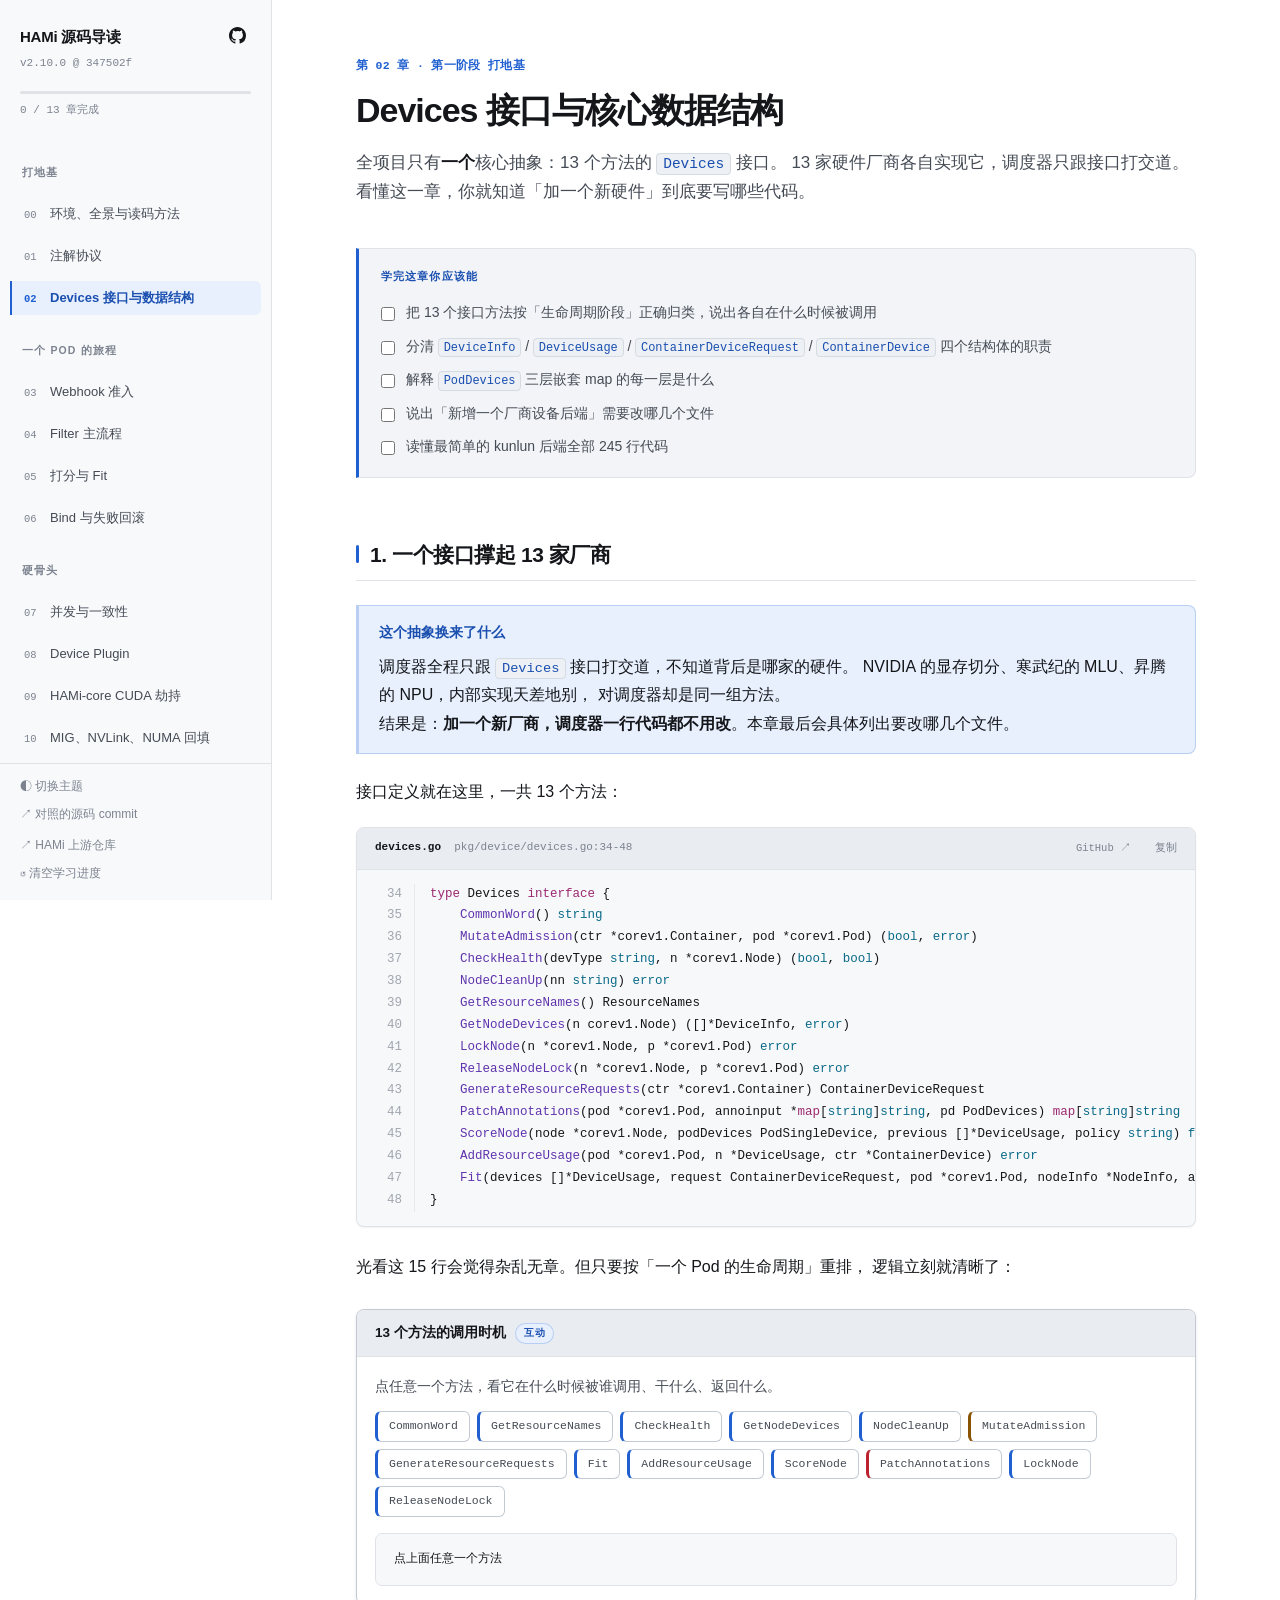
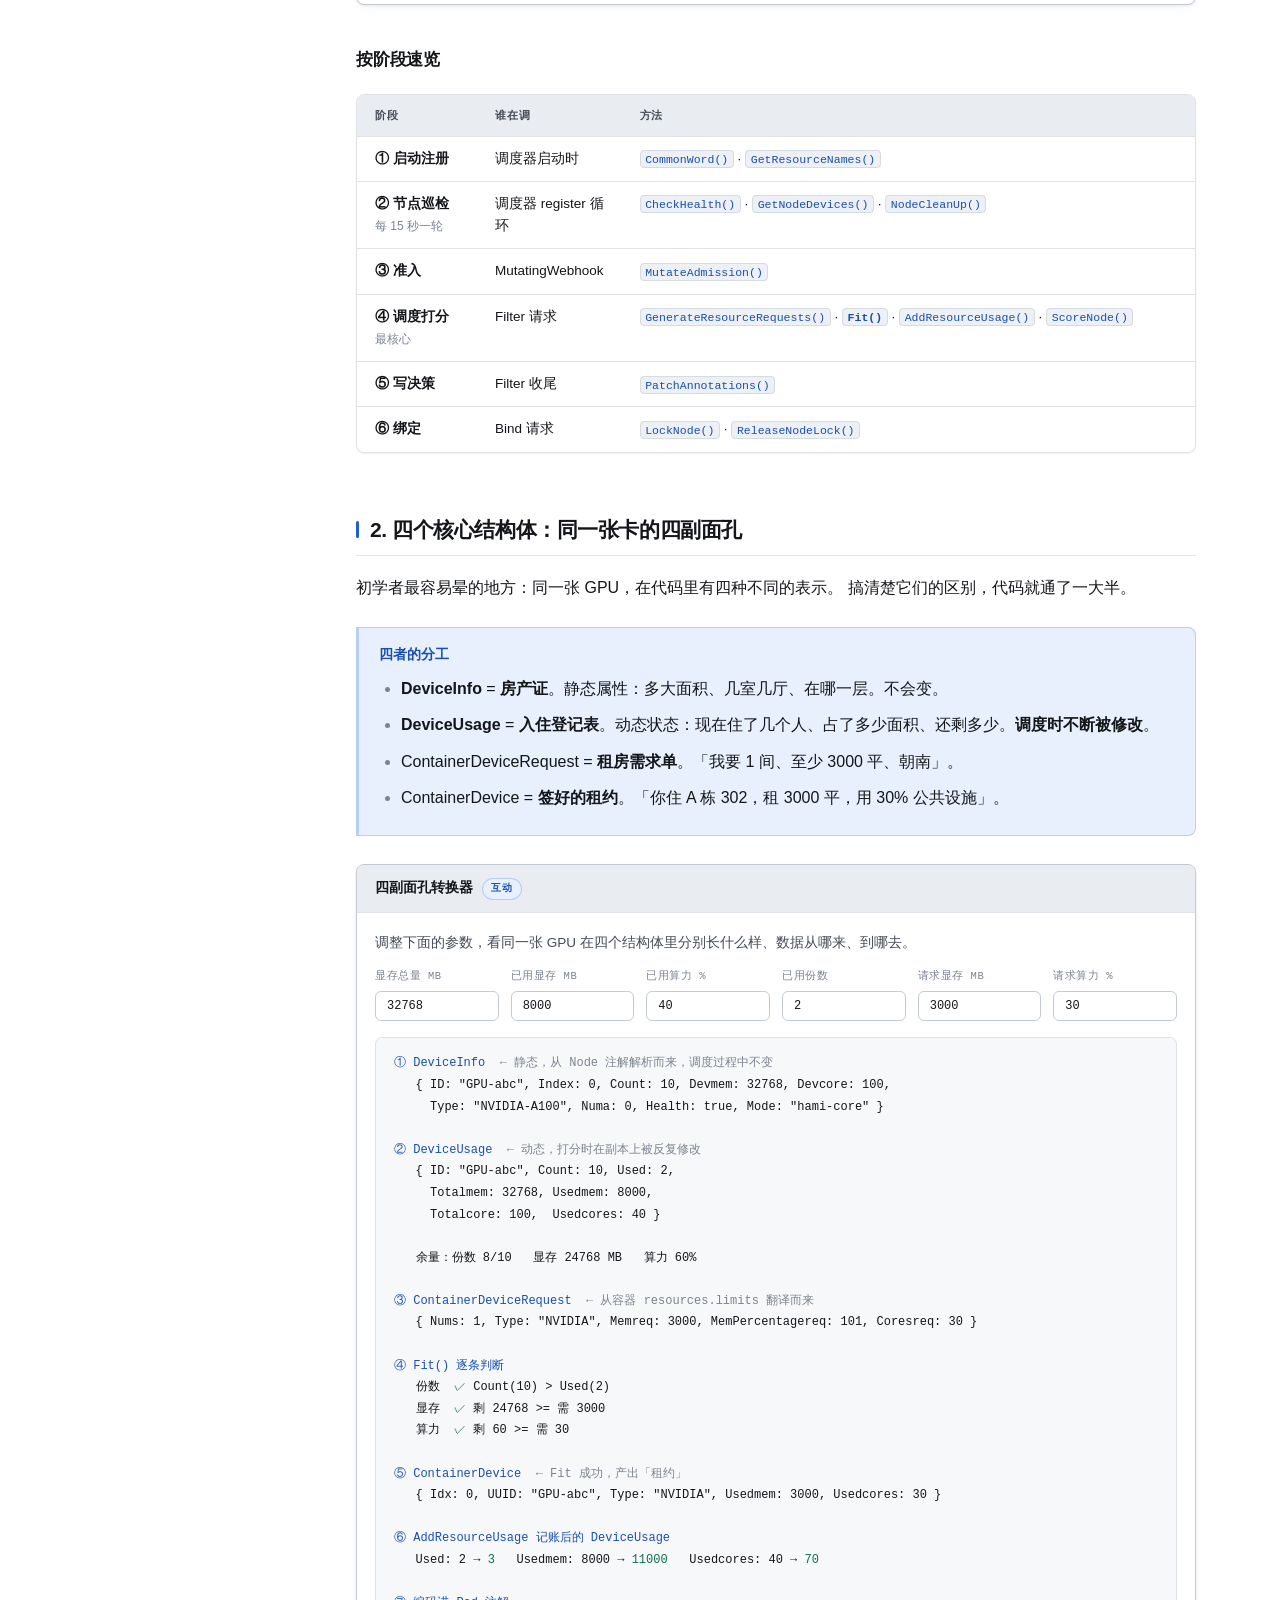
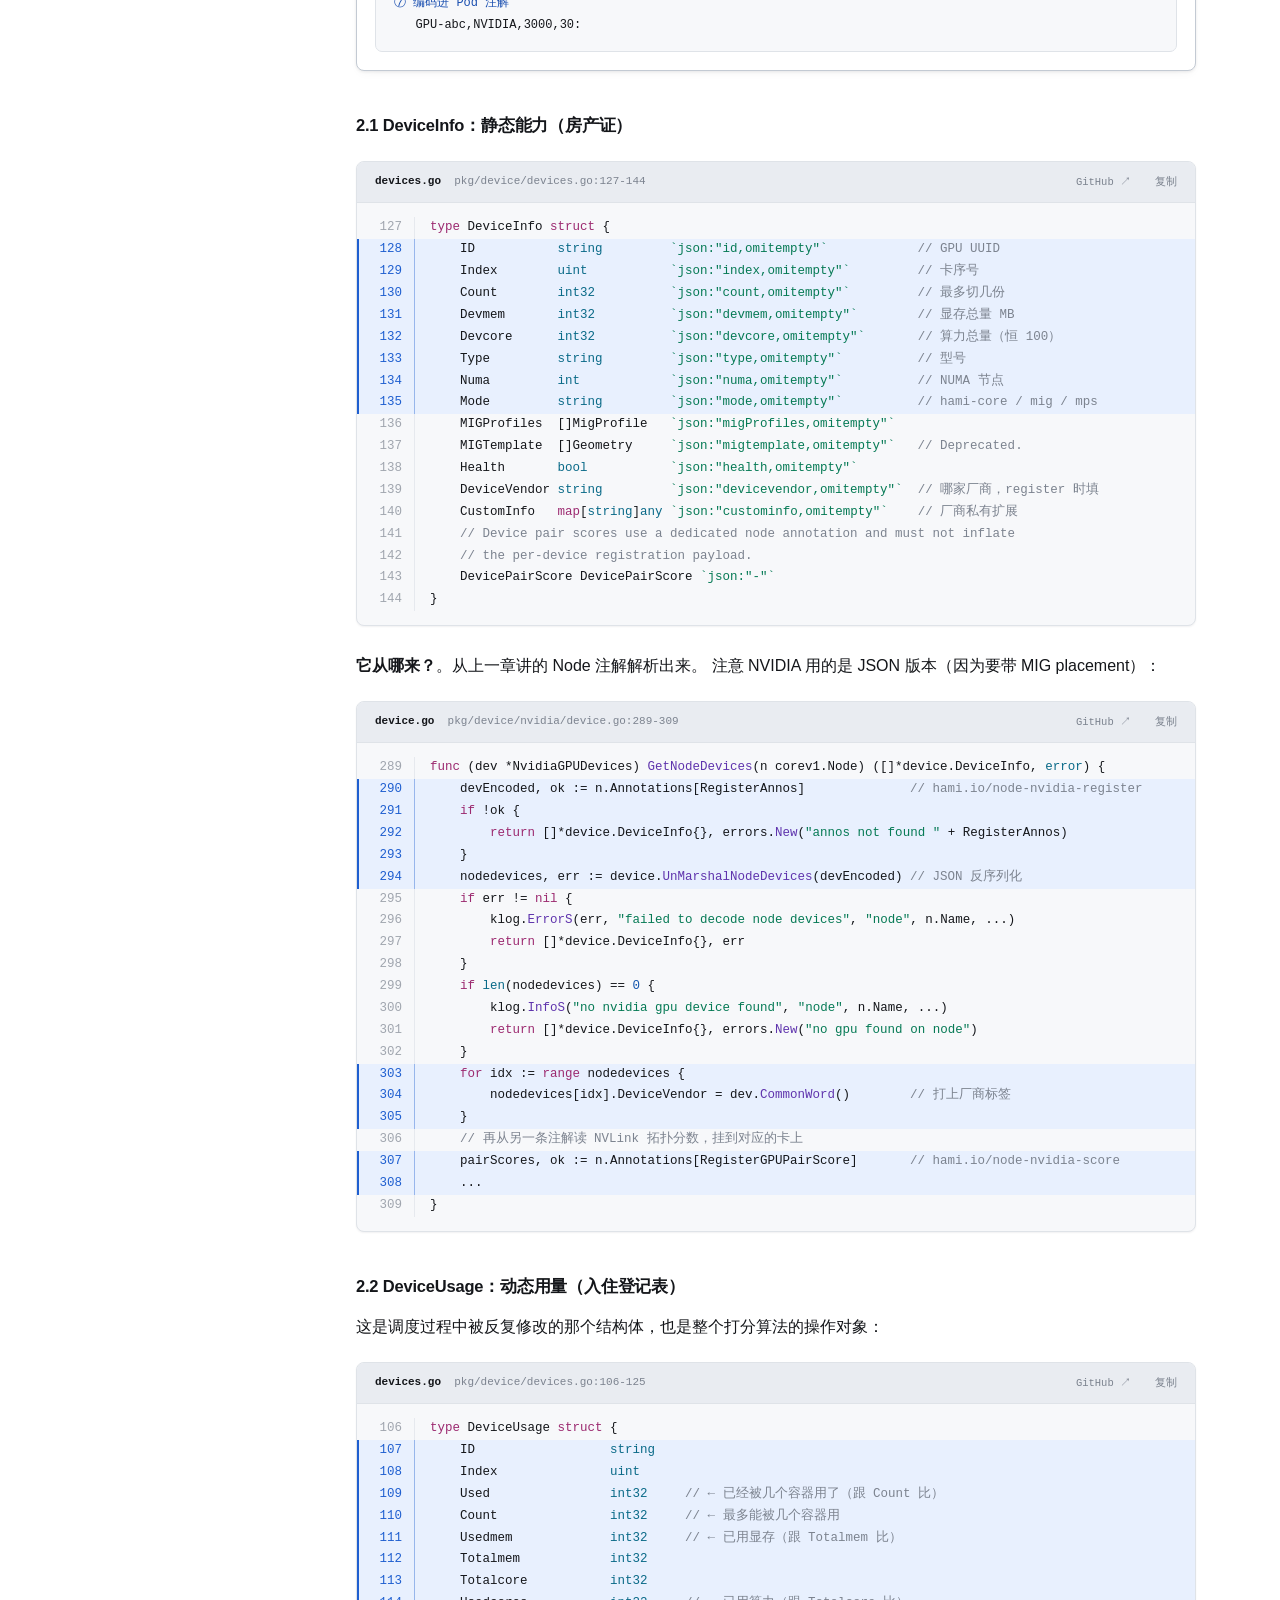
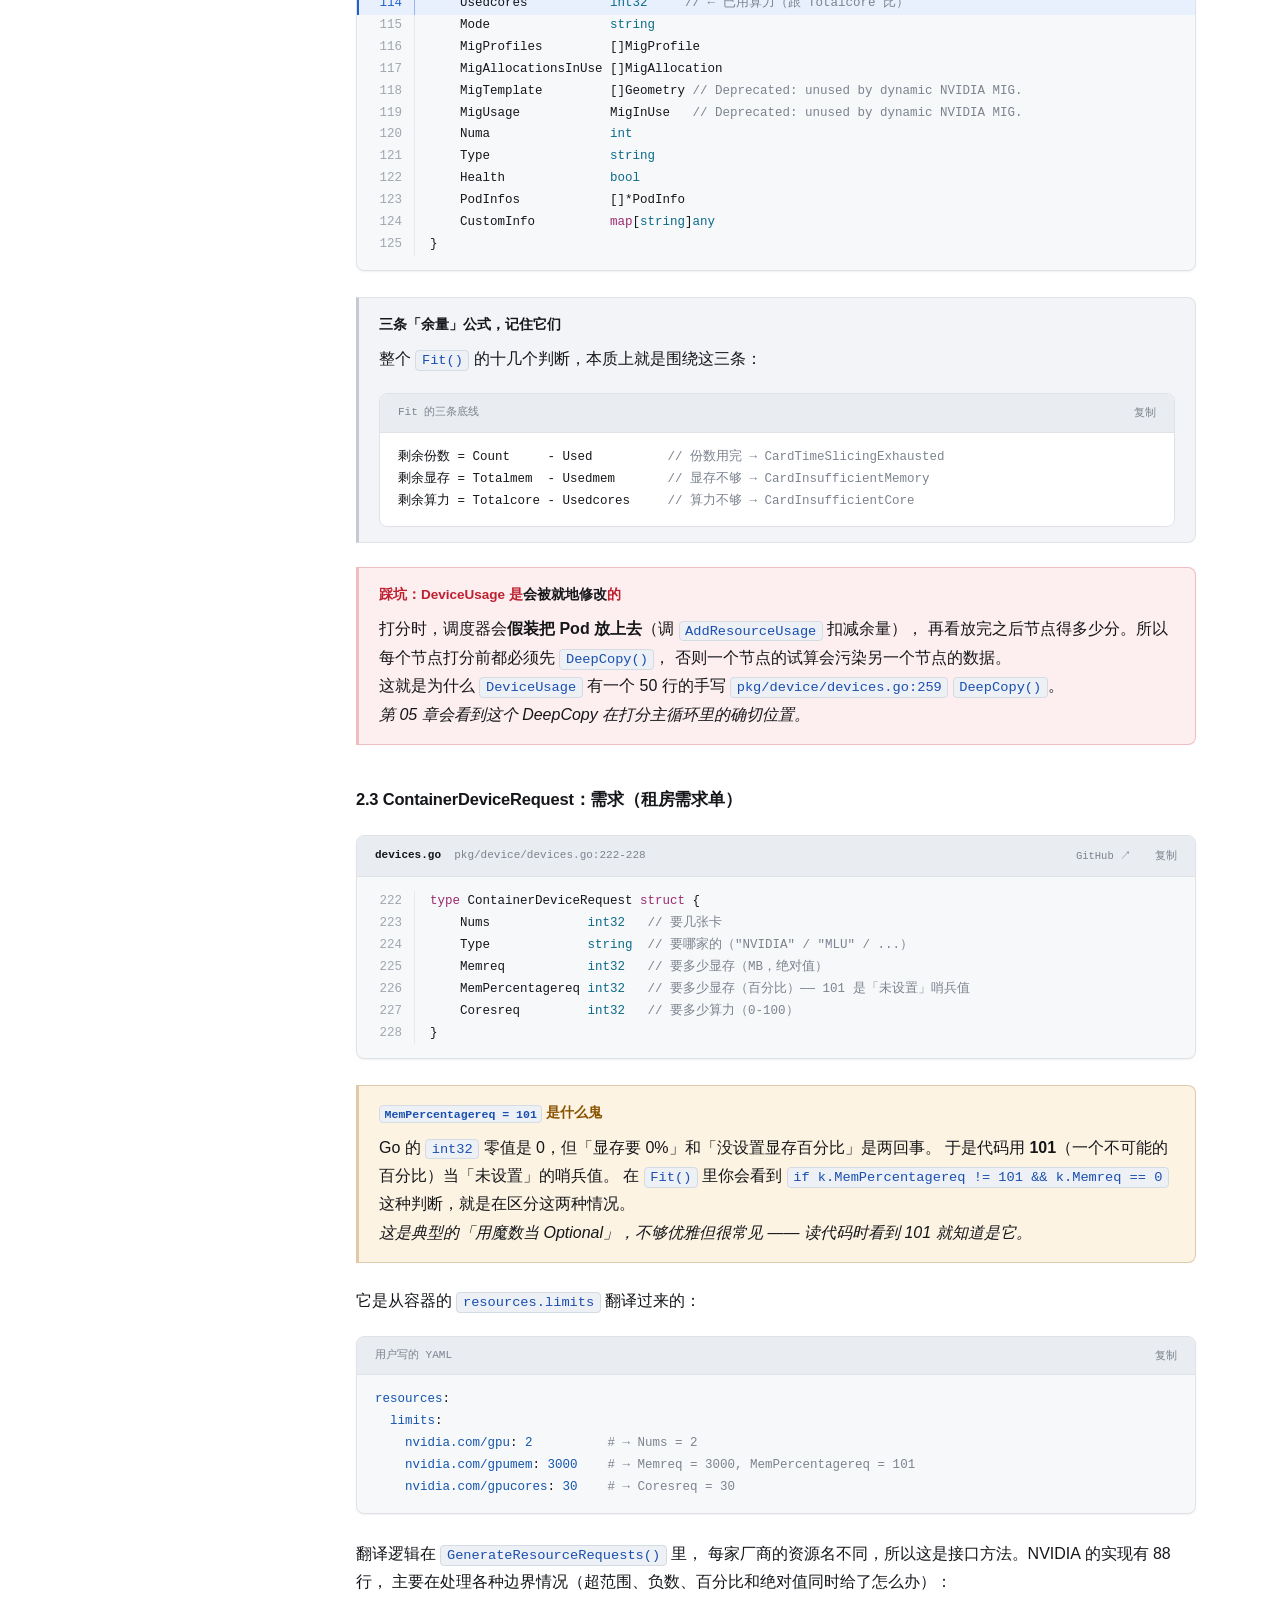
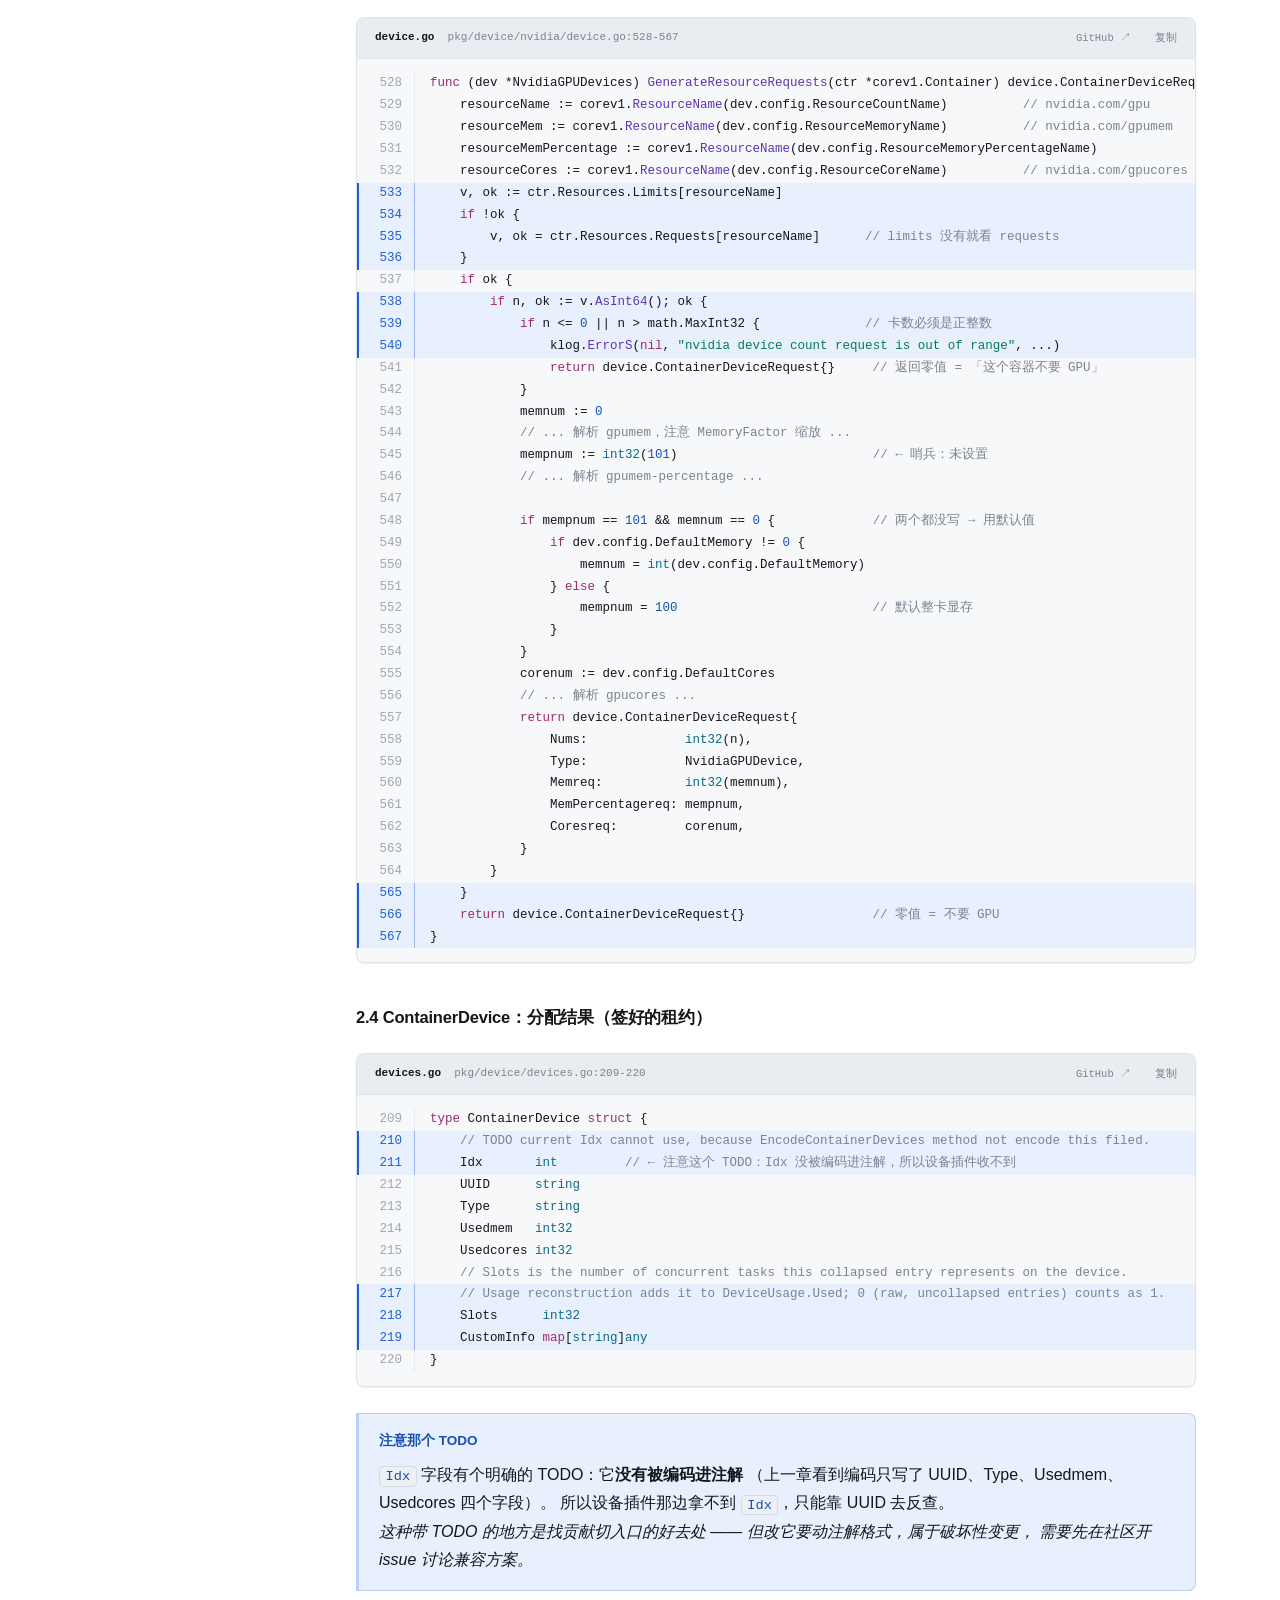
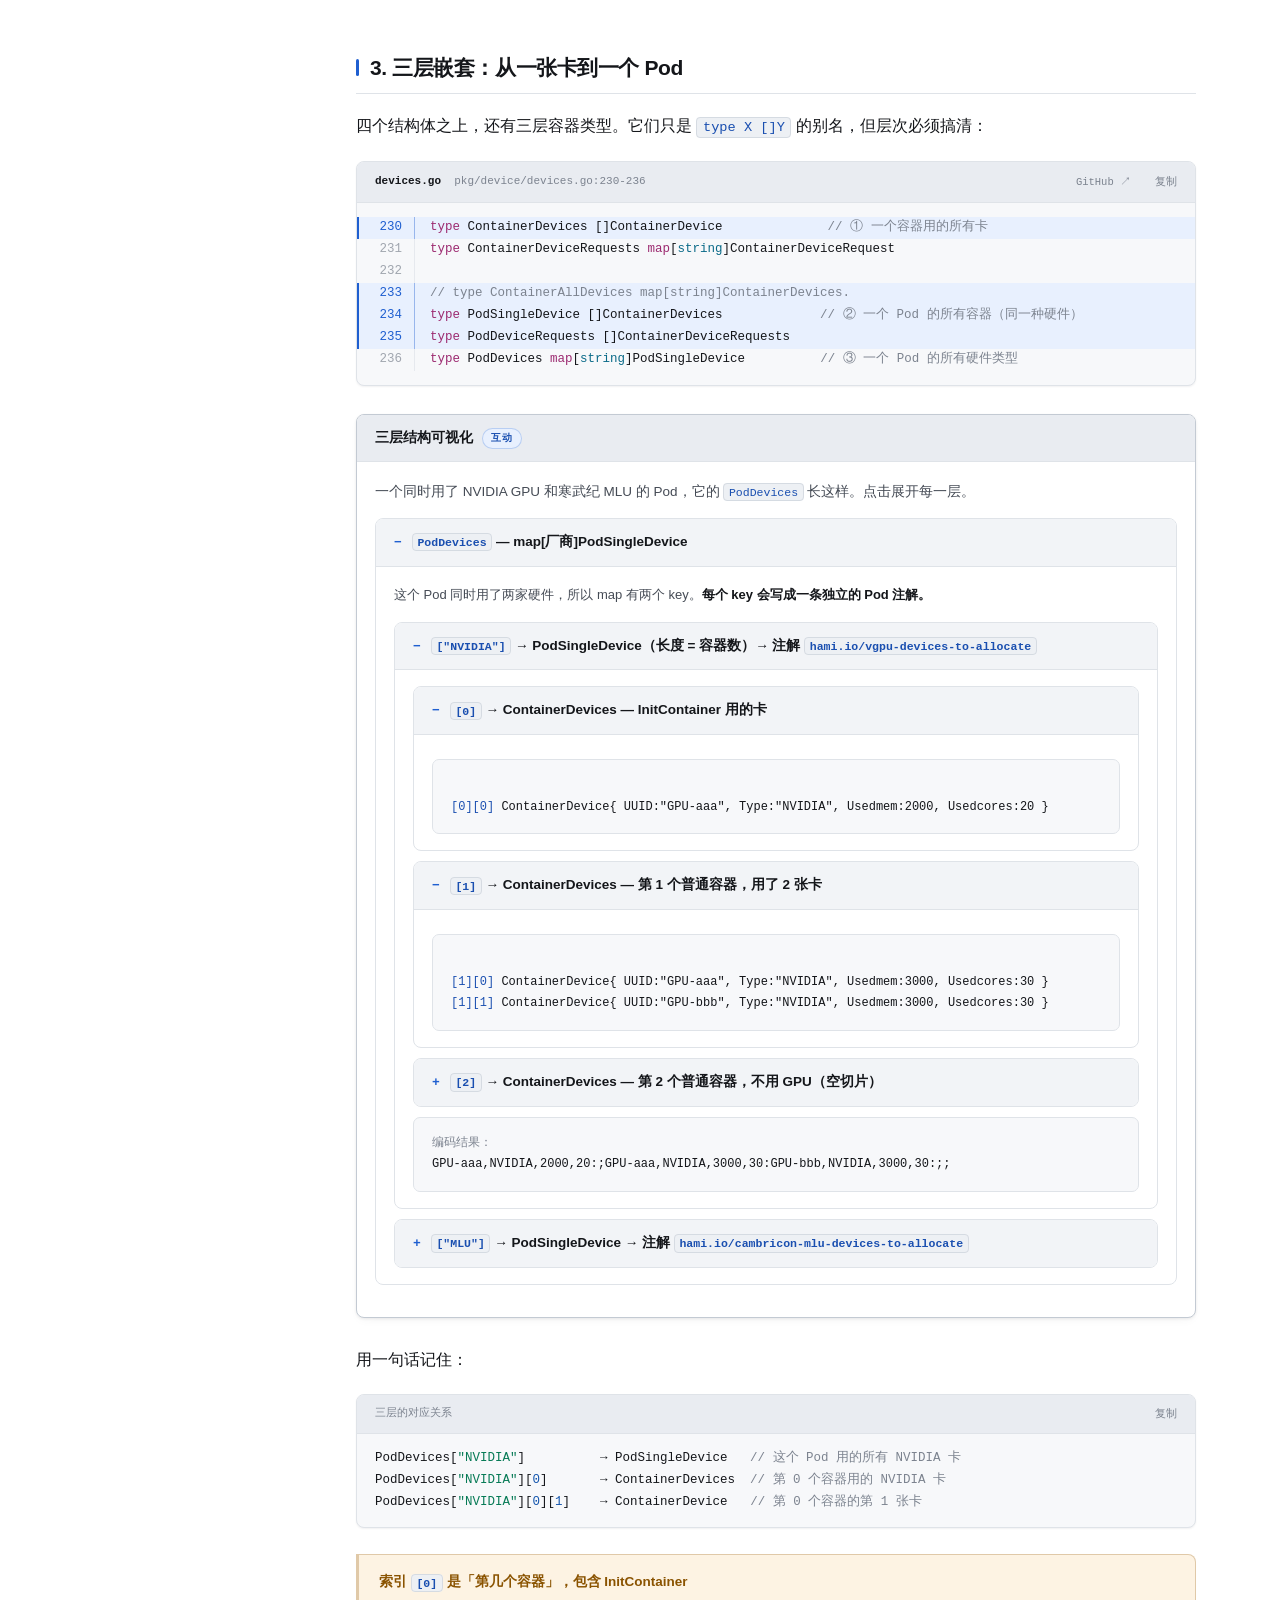
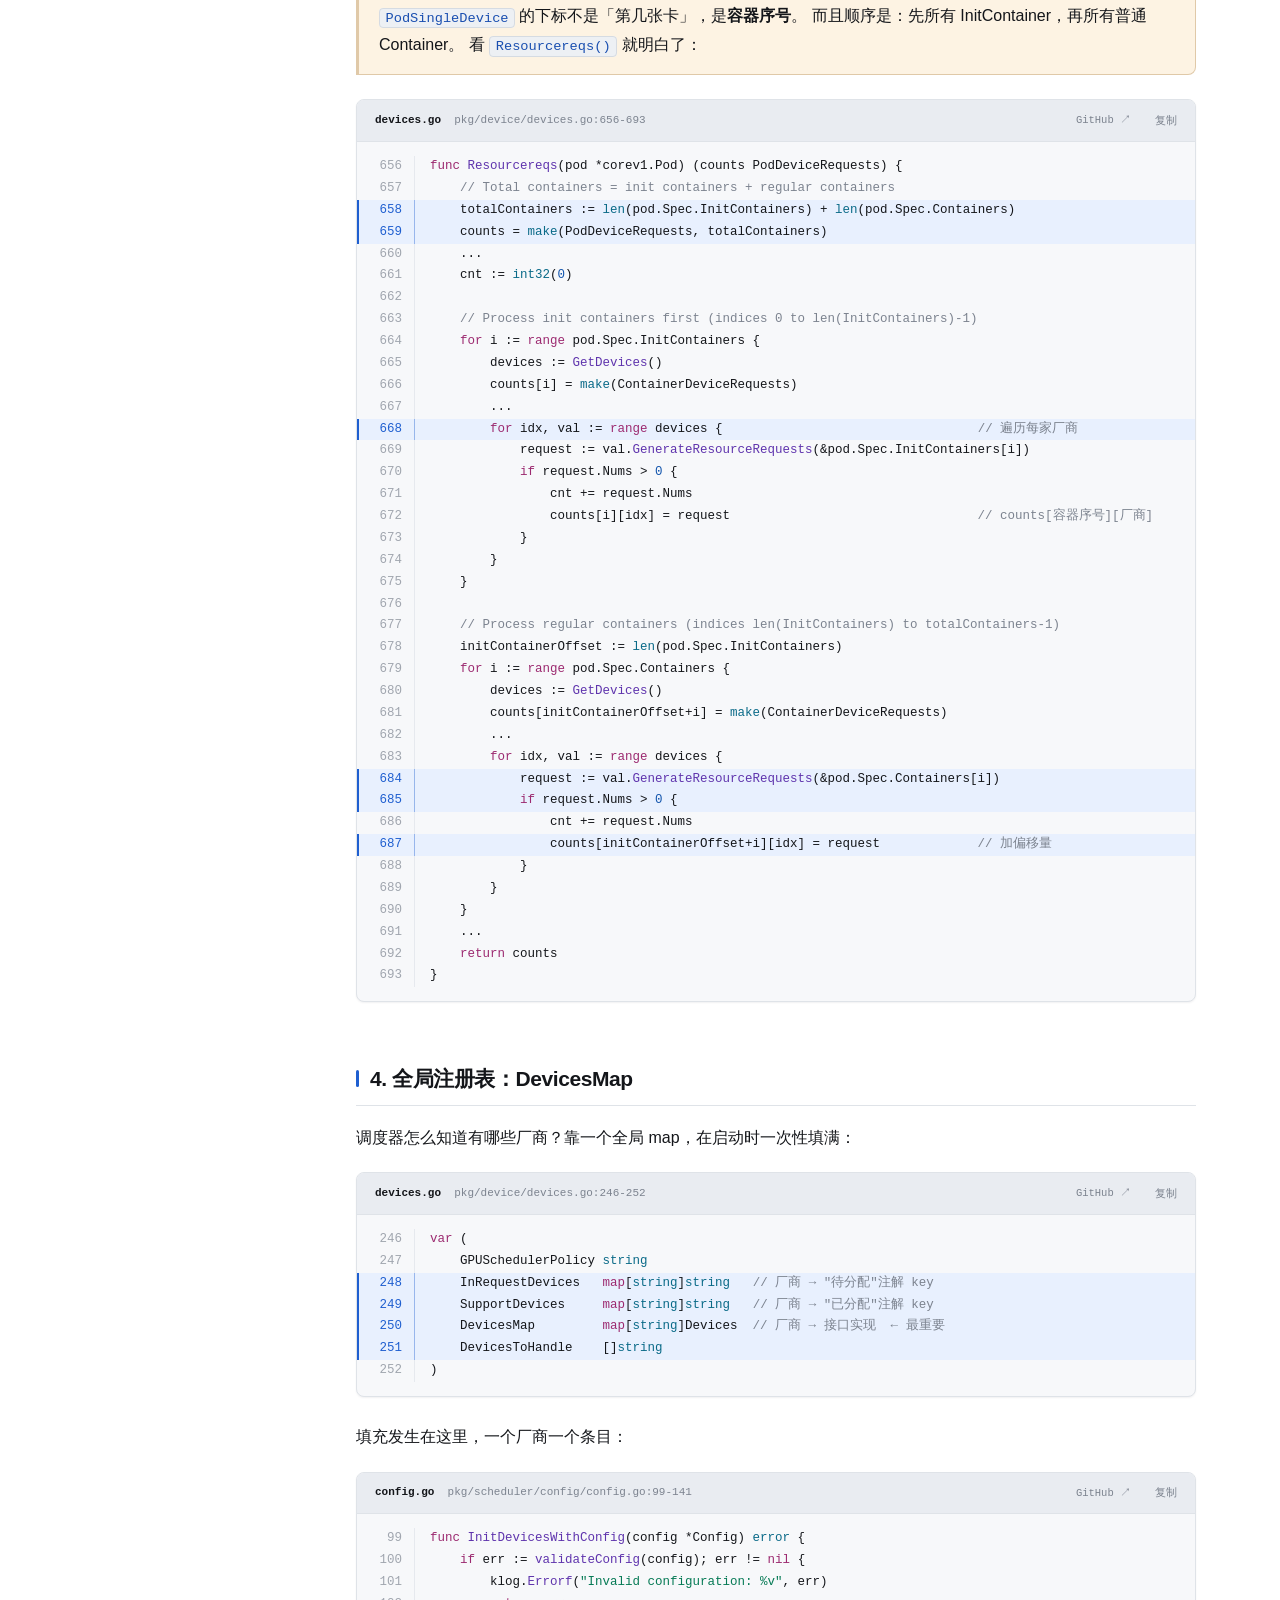
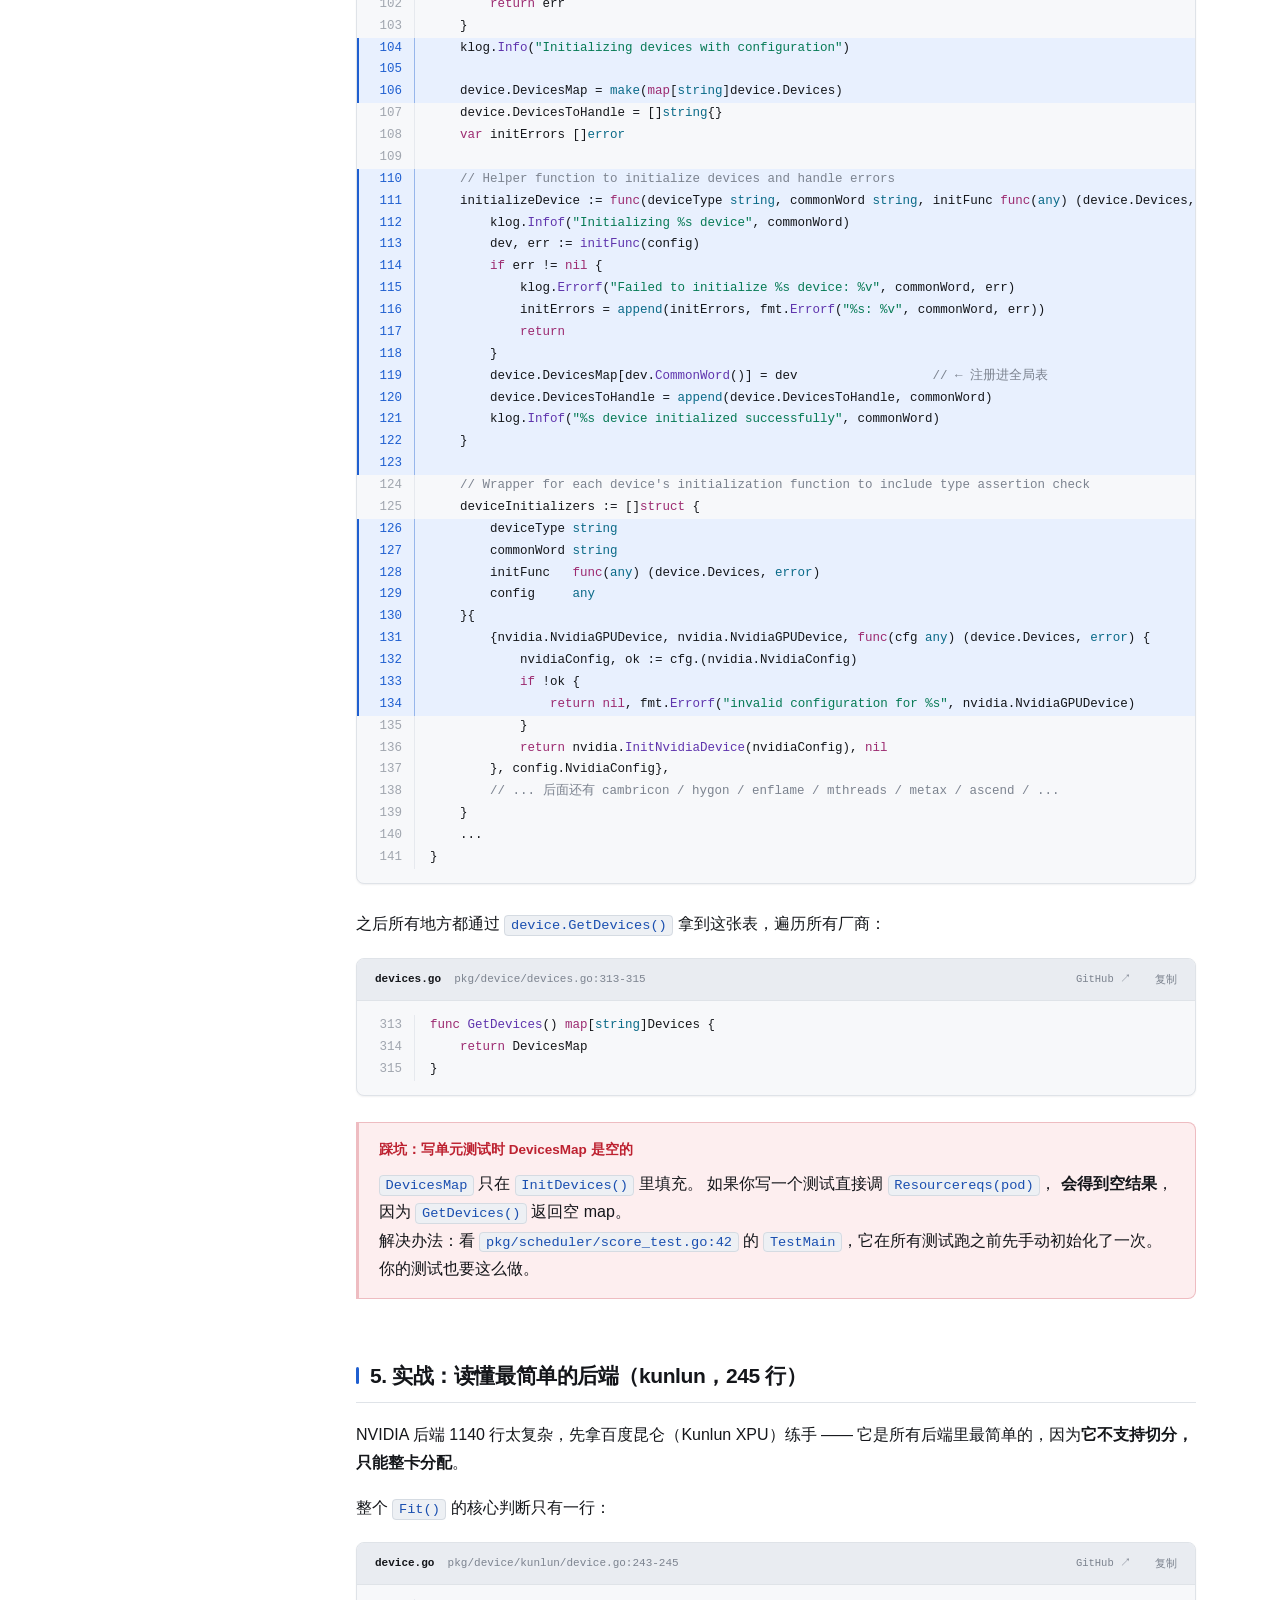
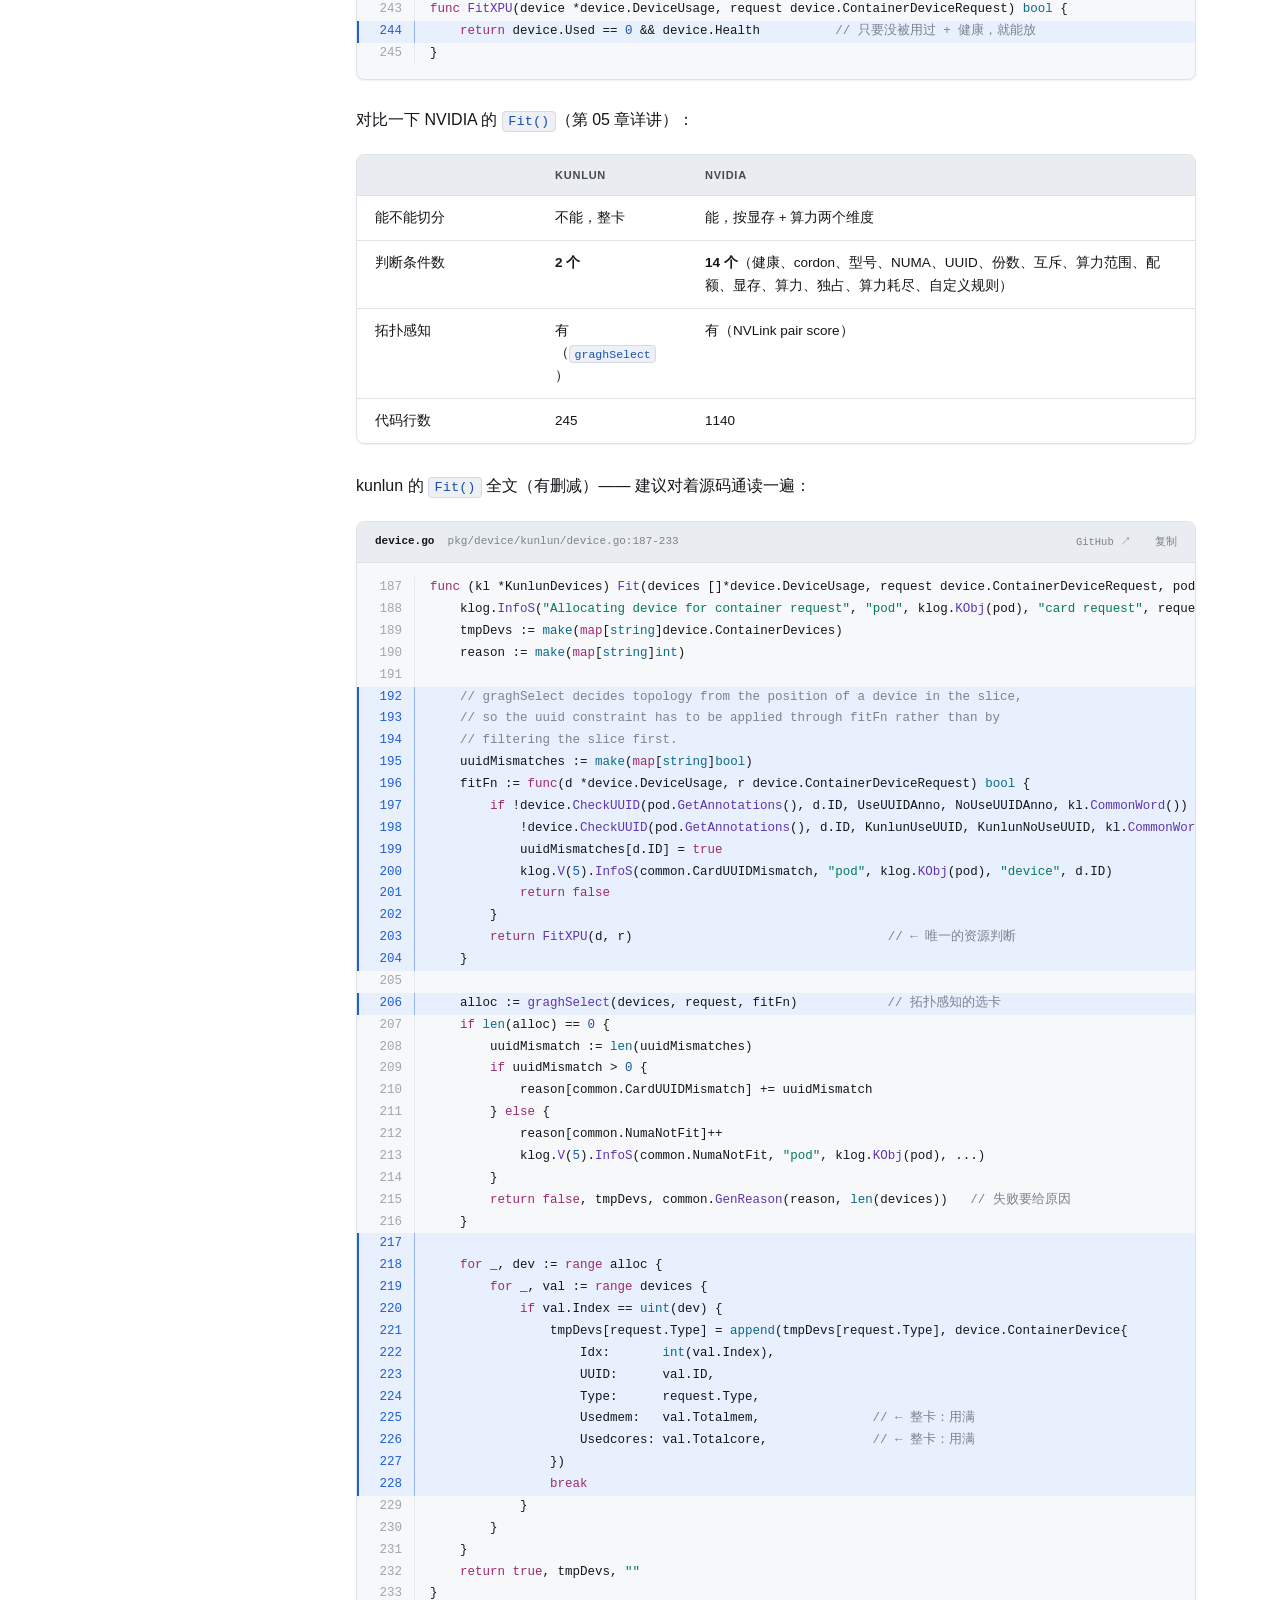
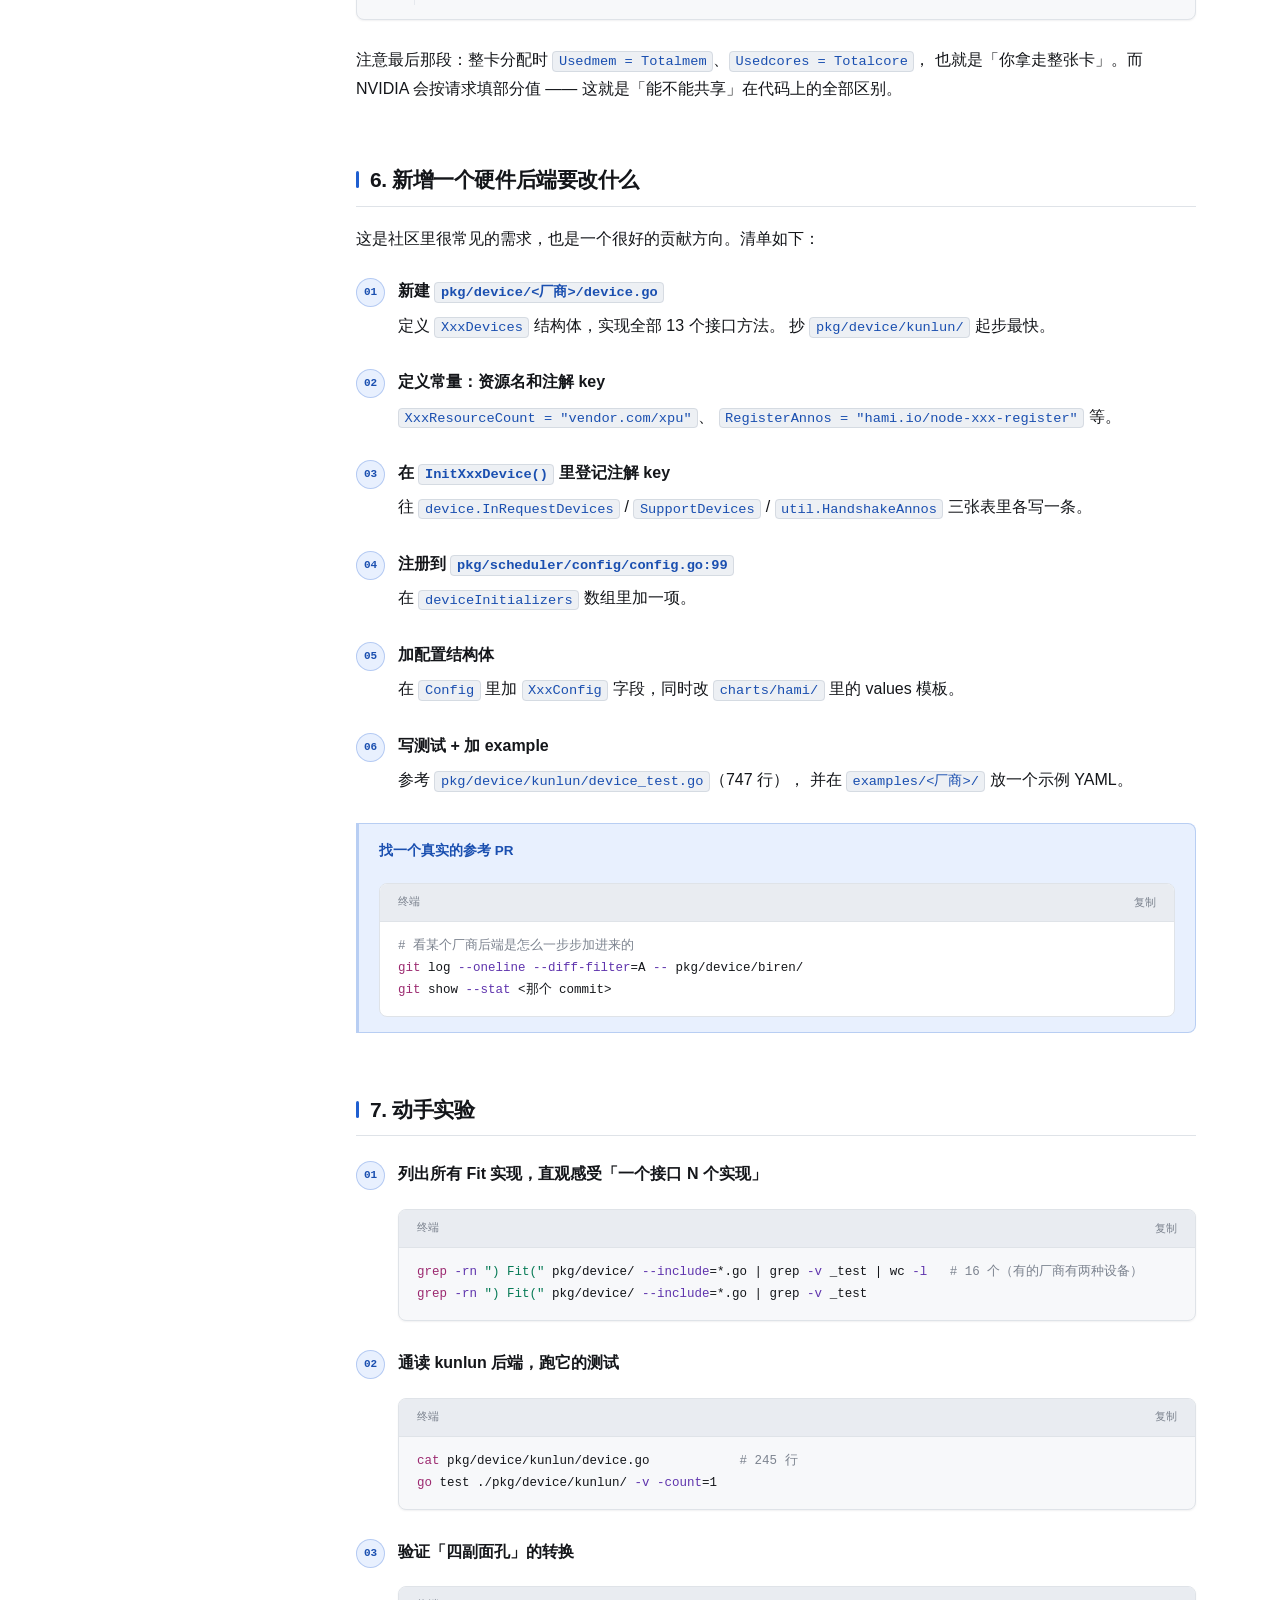
<file: chapters/02-devices.html>
<!DOCTYPE html>
<html lang="zh-CN">
<head>
<meta charset="utf-8">
<meta name="viewport" content="width=device-width, initial-scale=1">
<title>02 · Devices 接口与数据结构 — HAMi 源码导读</title>
<link rel="stylesheet" href="../assets/css/style.css">
<link rel="icon" href="data:image/svg+xml,%3Csvg xmlns='http://www.w3.org/2000/svg' viewBox='0 0 32 32'%3E%3Crect width='32' height='32' rx='7' fill='%2316181d'/%3E%3Ctext x='16' y='23' font-size='17' font-family='monospace' font-weight='bold' fill='%23fff' text-anchor='middle'%3EH%3C/text%3E%3C/svg%3E">
</head>
<body>
<div class="layout">
  <nav class="sidebar" id="sidebar"></nav>
  <main class="main">

    <div class="page-kicker">第 02 章 · 第一阶段 打地基</div>
    <h1 class="page-title">Devices 接口与核心数据结构</h1>
    <p class="page-lede">
      全项目只有<strong>一个</strong>核心抽象：13 个方法的 <code>Devices</code> 接口。
      13 家硬件厂商各自实现它，调度器只跟接口打交道。
      看懂这一章，你就知道「加一个新硬件」到底要写哪些代码。
    </p>

    <div class="goals">
      <h3>学完这章你应该能</h3>
      <ul>
        <li>把 13 个接口方法按「生命周期阶段」正确归类，说出各自在什么时候被调用</li>
        <li>分清 <code>DeviceInfo</code> / <code>DeviceUsage</code> / <code>ContainerDeviceRequest</code> / <code>ContainerDevice</code> 四个结构体的职责</li>
        <li>解释 <code>PodDevices</code> 三层嵌套 map 的每一层是什么</li>
        <li>说出「新增一个厂商设备后端」需要改哪几个文件</li>
        <li>读懂最简单的 kunlun 后端全部 245 行代码</li>
      </ul>
    </div>

    <h2>1. 一个接口撑起 13 家厂商</h2>

    <div class="note analogy">
      <div class="t">这个抽象换来了什么</div>
      <p style="margin-bottom:0">
        调度器全程只跟 <code>Devices</code> 接口打交道，不知道背后是哪家的硬件。
        NVIDIA 的显存切分、寒武纪的 MLU、昇腾的 NPU，内部实现天差地别，
        对调度器却是同一组方法。
        <br>结果是：<strong>加一个新厂商，调度器一行代码都不用改</strong>。本章最后会具体列出要改哪几个文件。
      </p>
    </div>

    <p>接口定义就在这里，一共 13 个方法：</p>

    <div class="codeblock" data-file="pkg/device/devices.go" data-start="34" data-lang="go">
<pre><code>type Devices interface {
	CommonWord() string
	MutateAdmission(ctr *corev1.Container, pod *corev1.Pod) (bool, error)
	CheckHealth(devType string, n *corev1.Node) (bool, bool)
	NodeCleanUp(nn string) error
	GetResourceNames() ResourceNames
	GetNodeDevices(n corev1.Node) ([]*DeviceInfo, error)
	LockNode(n *corev1.Node, p *corev1.Pod) error
	ReleaseNodeLock(n *corev1.Node, p *corev1.Pod) error
	GenerateResourceRequests(ctr *corev1.Container) ContainerDeviceRequest
	PatchAnnotations(pod *corev1.Pod, annoinput *map[string]string, pd PodDevices) map[string]string
	ScoreNode(node *corev1.Node, podDevices PodSingleDevice, previous []*DeviceUsage, policy string) float32
	AddResourceUsage(pod *corev1.Pod, n *DeviceUsage, ctr *ContainerDevice) error
	Fit(devices []*DeviceUsage, request ContainerDeviceRequest, pod *corev1.Pod, nodeInfo *NodeInfo, allocated *PodDevices) (bool, map[string]ContainerDevices, string)
}</code></pre>
    </div>

    <p>
      光看这 15 行会觉得杂乱无章。但只要按「一个 Pod 的生命周期」重排，
      逻辑立刻就清晰了：
    </p>

    <div class="lab">
      <header>13 个方法的调用时机<span class="badge">互动</span></header>
      <div class="body">
        <p style="font-size:13.5px;color:var(--fg-soft);margin-bottom:12px">
          点任意一个方法，看它在什么时候被谁调用、干什么、返回什么。
        </p>
        <div id="methodMap"></div>
        <div class="out" id="methodOut">点上面任意一个方法</div>
      </div>
    </div>

    <h3>按阶段速览</h3>

    <div class="tbl-wrap">
    <table>
      <tr><th style="width:120px">阶段</th><th style="width:110px">谁在调</th><th>方法</th></tr>
      <tr>
        <td><b>① 启动注册</b></td><td>调度器启动时</td>
        <td><code>CommonWord()</code> · <code>GetResourceNames()</code></td>
      </tr>
      <tr>
        <td><b>② 节点巡检</b><br><span style="font-weight:400;color:var(--fg-mute);font-size:12px">每 15 秒一轮</span></td><td>调度器 register 循环</td>
        <td><code>CheckHealth()</code> · <code>GetNodeDevices()</code> · <code>NodeCleanUp()</code></td>
      </tr>
      <tr>
        <td><b>③ 准入</b></td><td>MutatingWebhook</td>
        <td><code>MutateAdmission()</code></td>
      </tr>
      <tr>
        <td><b>④ 调度打分</b><br><span style="font-weight:400;color:var(--fg-mute);font-size:12px">最核心</span></td><td>Filter 请求</td>
        <td><code>GenerateResourceRequests()</code> · <b><code>Fit()</code></b> · <code>AddResourceUsage()</code> · <code>ScoreNode()</code></td>
      </tr>
      <tr>
        <td><b>⑤ 写决策</b></td><td>Filter 收尾</td>
        <td><code>PatchAnnotations()</code></td>
      </tr>
      <tr>
        <td><b>⑥ 绑定</b></td><td>Bind 请求</td>
        <td><code>LockNode()</code> · <code>ReleaseNodeLock()</code></td>
      </tr>
    </table>
    </div>

    <h2>2. 四个核心结构体：同一张卡的四副面孔</h2>

    <p>
      初学者最容易晕的地方：同一张 GPU，在代码里有四种不同的表示。
      搞清楚它们的区别，代码就通了一大半。
    </p>

    <div class="note analogy">
      <div class="t">四者的分工</div>
      <ul style="margin-bottom:0">
        <li><b>DeviceInfo</b> = <b>房产证</b>。静态属性：多大面积、几室几厅、在哪一层。不会变。</li>
        <li><b>DeviceUsage</b> = <b>入住登记表</b>。动态状态：现在住了几个人、占了多少面积、还剩多少。<strong>调度时不断被修改</strong>。</li>
        <li>ContainerDeviceRequest = <b>租房需求单</b>。「我要 1 间、至少 3000 平、朝南」。</li>
        <li>ContainerDevice = <b>签好的租约</b>。「你住 A 栋 302，租 3000 平，用 30% 公共设施」。</li>
      </ul>
    </div>

    <div class="lab">
      <header>四副面孔转换器<span class="badge">互动</span></header>
      <div class="body">
        <p style="font-size:13.5px;color:var(--fg-soft);margin-bottom:12px">
          调整下面的参数，看同一张 GPU 在四个结构体里分别长什么样、数据从哪来、到哪去。
        </p>
        <div class="field-row">
          <div><label class="f">显存总量 MB</label><input type="number" id="fTotalMem" value="32768"></div>
          <div><label class="f">已用显存 MB</label><input type="number" id="fUsedMem" value="8000"></div>
          <div><label class="f">已用算力 %</label><input type="number" id="fUsedCore" value="40"></div>
          <div><label class="f">已用份数</label><input type="number" id="fUsed" value="2"></div>
          <div><label class="f">请求显存 MB</label><input type="number" id="fReqMem" value="3000"></div>
          <div><label class="f">请求算力 %</label><input type="number" id="fReqCore" value="30"></div>
        </div>
        <div class="out" id="faceOut"></div>
      </div>
    </div>

    <h3>2.1 DeviceInfo：静态能力（房产证）</h3>

    <div class="codeblock" data-file="pkg/device/devices.go" data-start="127" data-lang="go" data-hl="2-9">
<pre><code>type DeviceInfo struct {
	ID           string         `json:"id,omitempty"`            // GPU UUID
	Index        uint           `json:"index,omitempty"`         // 卡序号
	Count        int32          `json:"count,omitempty"`         // 最多切几份
	Devmem       int32          `json:"devmem,omitempty"`        // 显存总量 MB
	Devcore      int32          `json:"devcore,omitempty"`       // 算力总量（恒 100）
	Type         string         `json:"type,omitempty"`          // 型号
	Numa         int            `json:"numa,omitempty"`          // NUMA 节点
	Mode         string         `json:"mode,omitempty"`          // hami-core / mig / mps
	MIGProfiles  []MigProfile   `json:"migProfiles,omitempty"`
	MIGTemplate  []Geometry     `json:"migtemplate,omitempty"`   // Deprecated.
	Health       bool           `json:"health,omitempty"`
	DeviceVendor string         `json:"devicevendor,omitempty"`  // 哪家厂商，register 时填
	CustomInfo   map[string]any `json:"custominfo,omitempty"`    // 厂商私有扩展
	// Device pair scores use a dedicated node annotation and must not inflate
	// the per-device registration payload.
	DevicePairScore DevicePairScore `json:"-"`
}</code></pre>
    </div>

    <p>
      <strong>它从哪来？</strong>。从上一章讲的 Node 注解解析出来。
      注意 NVIDIA 用的是 JSON 版本（因为要带 MIG placement）：
    </p>

    <div class="codeblock" data-file="pkg/device/nvidia/device.go" data-start="289" data-lang="go" data-hl="2-6,15-17,19-20">
<pre><code>func (dev *NvidiaGPUDevices) GetNodeDevices(n corev1.Node) ([]*device.DeviceInfo, error) {
	devEncoded, ok := n.Annotations[RegisterAnnos]              // hami.io/node-nvidia-register
	if !ok {
		return []*device.DeviceInfo{}, errors.New("annos not found " + RegisterAnnos)
	}
	nodedevices, err := device.UnMarshalNodeDevices(devEncoded) // JSON 反序列化
	if err != nil {
		klog.ErrorS(err, "failed to decode node devices", "node", n.Name, ...)
		return []*device.DeviceInfo{}, err
	}
	if len(nodedevices) == 0 {
		klog.InfoS("no nvidia gpu device found", "node", n.Name, ...)
		return []*device.DeviceInfo{}, errors.New("no gpu found on node")
	}
	for idx := range nodedevices {
		nodedevices[idx].DeviceVendor = dev.CommonWord()        // 打上厂商标签
	}
	// 再从另一条注解读 NVLink 拓扑分数，挂到对应的卡上
	pairScores, ok := n.Annotations[RegisterGPUPairScore]       // hami.io/node-nvidia-score
	...
}</code></pre>
    </div>

    <h3>2.2 DeviceUsage：动态用量（入住登记表）</h3>

    <p>
      这是调度过程中被反复修改的那个结构体，也是整个打分算法的操作对象：
    </p>

    <div class="codeblock" data-file="pkg/device/devices.go" data-start="106" data-lang="go" data-hl="2-9">
<pre><code>type DeviceUsage struct {
	ID                  string
	Index               uint
	Used                int32     // ← 已经被几个容器用了（跟 Count 比）
	Count               int32     // ← 最多能被几个容器用
	Usedmem             int32     // ← 已用显存（跟 Totalmem 比）
	Totalmem            int32
	Totalcore           int32
	Usedcores           int32     // ← 已用算力（跟 Totalcore 比）
	Mode                string
	MigProfiles         []MigProfile
	MigAllocationsInUse []MigAllocation
	MigTemplate         []Geometry // Deprecated: unused by dynamic NVIDIA MIG.
	MigUsage            MigInUse   // Deprecated: unused by dynamic NVIDIA MIG.
	Numa                int
	Type                string
	Health              bool
	PodInfos            []*PodInfo
	CustomInfo          map[string]any
}</code></pre>
    </div>

    <div class="note">
      <div class="t">三条「余量」公式，记住它们</div>
      <p style="margin-bottom:0">
        整个 <code>Fit()</code> 的十几个判断，本质上就是围绕这三条：
      </p>
      <div class="codeblock" data-lang="go" data-title="Fit 的三条底线">
<pre><code>剩余份数 = Count     - Used          // 份数用完 → CardTimeSlicingExhausted
剩余显存 = Totalmem  - Usedmem       // 显存不够 → CardInsufficientMemory
剩余算力 = Totalcore - Usedcores     // 算力不够 → CardInsufficientCore</code></pre>
      </div>
    </div>

    <div class="note trap">
      <div class="t">踩坑：DeviceUsage 是<b>会被就地修改</b>的</div>
      <p style="margin-bottom:0">
        打分时，调度器会<strong>假装把 Pod 放上去</strong>（调 <code>AddResourceUsage</code> 扣减余量），
        再看放完之后节点得多少分。所以每个节点打分前都必须先 <code>DeepCopy()</code>，
        否则一个节点的试算会污染另一个节点的数据。
        <br>这就是为什么 <code>DeviceUsage</code> 有一个 50 行的手写
        <span data-srcref="pkg/device/devices.go:259"></span> <code>DeepCopy()</code>。
        <br><em>第 05 章会看到这个 DeepCopy 在打分主循环里的确切位置。</em>
      </p>
    </div>

    <h3>2.3 ContainerDeviceRequest：需求（租房需求单）</h3>

    <div class="codeblock" data-file="pkg/device/devices.go" data-start="222" data-lang="go">
<pre><code>type ContainerDeviceRequest struct {
	Nums             int32   // 要几张卡
	Type             string  // 要哪家的（"NVIDIA" / "MLU" / ...）
	Memreq           int32   // 要多少显存（MB，绝对值）
	MemPercentagereq int32   // 要多少显存（百分比）—— 101 是「未设置」哨兵值
	Coresreq         int32   // 要多少算力（0-100）
}</code></pre>
    </div>

    <div class="note warn">
      <div class="t"><code>MemPercentagereq = 101</code> 是什么鬼</div>
      <p style="margin-bottom:0">
        Go 的 <code>int32</code> 零值是 0，但「显存要 0%」和「没设置显存百分比」是两回事。
        于是代码用 <strong>101</strong>（一个不可能的百分比）当「未设置」的哨兵值。
        在 <code>Fit()</code> 里你会看到 <code>if k.MemPercentagereq != 101 &amp;&amp; k.Memreq == 0</code>
        这种判断，就是在区分这两种情况。
        <br><em>这是典型的「用魔数当 Optional」，不够优雅但很常见 —— 读代码时看到 101 就知道是它。</em>
      </p>
    </div>

    <p>它是从容器的 <code>resources.limits</code> 翻译过来的：</p>

    <div class="codeblock" data-lang="yaml" data-title="用户写的 YAML">
<pre><code>resources:
  limits:
    nvidia.com/gpu: 2          # → Nums = 2
    nvidia.com/gpumem: 3000    # → Memreq = 3000, MemPercentagereq = 101
    nvidia.com/gpucores: 30    # → Coresreq = 30</code></pre>
    </div>

    <p>
      翻译逻辑在 <code>GenerateResourceRequests()</code> 里，
      每家厂商的资源名不同，所以这是接口方法。NVIDIA 的实现有 88 行，
      主要在处理各种边界情况（超范围、负数、百分比和绝对值同时给了怎么办）：
    </p>

    <div class="codeblock" data-file="pkg/device/nvidia/device.go" data-start="528" data-lang="go" data-hl="6-9,11-13,38-41,43-49">
<pre><code>func (dev *NvidiaGPUDevices) GenerateResourceRequests(ctr *corev1.Container) device.ContainerDeviceRequest {
	resourceName := corev1.ResourceName(dev.config.ResourceCountName)          // nvidia.com/gpu
	resourceMem := corev1.ResourceName(dev.config.ResourceMemoryName)          // nvidia.com/gpumem
	resourceMemPercentage := corev1.ResourceName(dev.config.ResourceMemoryPercentageName)
	resourceCores := corev1.ResourceName(dev.config.ResourceCoreName)          // nvidia.com/gpucores
	v, ok := ctr.Resources.Limits[resourceName]
	if !ok {
		v, ok = ctr.Resources.Requests[resourceName]      // limits 没有就看 requests
	}
	if ok {
		if n, ok := v.AsInt64(); ok {
			if n &lt;= 0 || n &gt; math.MaxInt32 {              // 卡数必须是正整数
				klog.ErrorS(nil, "nvidia device count request is out of range", ...)
				return device.ContainerDeviceRequest{}     // 返回零值 = 「这个容器不要 GPU」
			}
			memnum := 0
			// ... 解析 gpumem，注意 MemoryFactor 缩放 ...
			mempnum := int32(101)                          // ← 哨兵：未设置
			// ... 解析 gpumem-percentage ...

			if mempnum == 101 &amp;&amp; memnum == 0 {             // 两个都没写 → 用默认值
				if dev.config.DefaultMemory != 0 {
					memnum = int(dev.config.DefaultMemory)
				} else {
					mempnum = 100                          // 默认整卡显存
				}
			}
			corenum := dev.config.DefaultCores
			// ... 解析 gpucores ...
			return device.ContainerDeviceRequest{
				Nums:             int32(n),
				Type:             NvidiaGPUDevice,
				Memreq:           int32(memnum),
				MemPercentagereq: mempnum,
				Coresreq:         corenum,
			}
		}
	}
	return device.ContainerDeviceRequest{}                 // 零值 = 不要 GPU
}</code></pre>
    </div>

    <h3>2.4 ContainerDevice：分配结果（签好的租约）</h3>

    <div class="codeblock" data-file="pkg/device/devices.go" data-start="209" data-lang="go" data-hl="2-3,9-11">
<pre><code>type ContainerDevice struct {
	// TODO current Idx cannot use, because EncodeContainerDevices method not encode this filed.
	Idx       int         // ← 注意这个 TODO：Idx 没被编码进注解，所以设备插件收不到
	UUID      string
	Type      string
	Usedmem   int32
	Usedcores int32
	// Slots is the number of concurrent tasks this collapsed entry represents on the device.
	// Usage reconstruction adds it to DeviceUsage.Used; 0 (raw, uncollapsed entries) counts as 1.
	Slots      int32
	CustomInfo map[string]any
}</code></pre>
    </div>

    <div class="note tip">
      <div class="t">注意那个 TODO</div>
      <p style="margin-bottom:0">
        <code>Idx</code> 字段有个明确的 TODO：它<strong>没有被编码进注解</strong>
        （上一章看到编码只写了 UUID、Type、Usedmem、Usedcores 四个字段）。
        所以设备插件那边拿不到 <code>Idx</code>，只能靠 UUID 去反查。
        <br><em>这种带 TODO 的地方是找贡献切入口的好去处 —— 但改它要动注解格式，属于破坏性变更，
        需要先在社区开 issue 讨论兼容方案。</em>
      </p>
    </div>

    <h2>3. 三层嵌套：从一张卡到一个 Pod</h2>

    <p>四个结构体之上，还有三层容器类型。它们只是 <code>type X []Y</code> 的别名，但层次必须搞清：</p>

    <div class="codeblock" data-file="pkg/device/devices.go" data-start="230" data-lang="go" data-hl="1,4,5,6">
<pre><code>type ContainerDevices []ContainerDevice              // ① 一个容器用的所有卡
type ContainerDeviceRequests map[string]ContainerDeviceRequest

// type ContainerAllDevices map[string]ContainerDevices.
type PodSingleDevice []ContainerDevices             // ② 一个 Pod 的所有容器（同一种硬件）
type PodDeviceRequests []ContainerDeviceRequests
type PodDevices map[string]PodSingleDevice          // ③ 一个 Pod 的所有硬件类型</code></pre>
    </div>

    <div class="lab">
      <header>三层结构可视化<span class="badge">互动</span></header>
      <div class="body">
        <p style="font-size:13.5px;color:var(--fg-soft);margin-bottom:12px">
          一个同时用了 NVIDIA GPU 和寒武纪 MLU 的 Pod，它的 <code>PodDevices</code> 长这样。点击展开每一层。
        </p>
        <div id="layerViz"></div>
      </div>
    </div>

    <p>用一句话记住：</p>

    <div class="codeblock" data-lang="go" data-title="三层的对应关系">
<pre><code>PodDevices["NVIDIA"]          → PodSingleDevice   // 这个 Pod 用的所有 NVIDIA 卡
PodDevices["NVIDIA"][0]       → ContainerDevices  // 第 0 个容器用的 NVIDIA 卡
PodDevices["NVIDIA"][0][1]    → ContainerDevice   // 第 0 个容器的第 1 张卡</code></pre>
    </div>

    <div class="note warn">
      <div class="t">索引 <code>[0]</code> 是「第几个容器」，包含 InitContainer</div>
      <p style="margin-bottom:0">
        <code>PodSingleDevice</code> 的下标不是「第几张卡」，是<strong>容器序号</strong>。
        而且顺序是：先所有 InitContainer，再所有普通 Container。
        看 <code>Resourcereqs()</code> 就明白了：
      </p>
    </div>

    <div class="codeblock" data-file="pkg/device/devices.go" data-start="656" data-lang="go" data-hl="3-4,13,29-30,32">
<pre><code>func Resourcereqs(pod *corev1.Pod) (counts PodDeviceRequests) {
	// Total containers = init containers + regular containers
	totalContainers := len(pod.Spec.InitContainers) + len(pod.Spec.Containers)
	counts = make(PodDeviceRequests, totalContainers)
	...
	cnt := int32(0)

	// Process init containers first (indices 0 to len(InitContainers)-1)
	for i := range pod.Spec.InitContainers {
		devices := GetDevices()
		counts[i] = make(ContainerDeviceRequests)
		...
		for idx, val := range devices {                                  // 遍历每家厂商
			request := val.GenerateResourceRequests(&amp;pod.Spec.InitContainers[i])
			if request.Nums &gt; 0 {
				cnt += request.Nums
				counts[i][idx] = request                                 // counts[容器序号][厂商]
			}
		}
	}

	// Process regular containers (indices len(InitContainers) to totalContainers-1)
	initContainerOffset := len(pod.Spec.InitContainers)
	for i := range pod.Spec.Containers {
		devices := GetDevices()
		counts[initContainerOffset+i] = make(ContainerDeviceRequests)
		...
		for idx, val := range devices {
			request := val.GenerateResourceRequests(&amp;pod.Spec.Containers[i])
			if request.Nums &gt; 0 {
				cnt += request.Nums
				counts[initContainerOffset+i][idx] = request             // 加偏移量
			}
		}
	}
	...
	return counts
}</code></pre>
    </div>

    <h2>4. 全局注册表：DevicesMap</h2>

    <p>
      调度器怎么知道有哪些厂商？靠一个全局 map，在启动时一次性填满：
    </p>

    <div class="codeblock" data-file="pkg/device/devices.go" data-start="246" data-lang="go" data-hl="3-6">
<pre><code>var (
	GPUSchedulerPolicy string
	InRequestDevices   map[string]string   // 厂商 → "待分配"注解 key
	SupportDevices     map[string]string   // 厂商 → "已分配"注解 key
	DevicesMap         map[string]Devices  // 厂商 → 接口实现  ← 最重要
	DevicesToHandle    []string
)</code></pre>
    </div>

    <p>填充发生在这里，一个厂商一个条目：</p>

    <div class="codeblock" data-file="pkg/scheduler/config/config.go" data-start="99" data-lang="go" data-hl="6-8,12-25,28-36">
<pre><code>func InitDevicesWithConfig(config *Config) error {
	if err := validateConfig(config); err != nil {
		klog.Errorf("Invalid configuration: %v", err)
		return err
	}
	klog.Info("Initializing devices with configuration")

	device.DevicesMap = make(map[string]device.Devices)
	device.DevicesToHandle = []string{}
	var initErrors []error

	// Helper function to initialize devices and handle errors
	initializeDevice := func(deviceType string, commonWord string, initFunc func(any) (device.Devices, error), config any) {
		klog.Infof("Initializing %s device", commonWord)
		dev, err := initFunc(config)
		if err != nil {
			klog.Errorf("Failed to initialize %s device: %v", commonWord, err)
			initErrors = append(initErrors, fmt.Errorf("%s: %v", commonWord, err))
			return
		}
		device.DevicesMap[dev.CommonWord()] = dev                  // ← 注册进全局表
		device.DevicesToHandle = append(device.DevicesToHandle, commonWord)
		klog.Infof("%s device initialized successfully", commonWord)
	}

	// Wrapper for each device's initialization function to include type assertion check
	deviceInitializers := []struct {
		deviceType string
		commonWord string
		initFunc   func(any) (device.Devices, error)
		config     any
	}{
		{nvidia.NvidiaGPUDevice, nvidia.NvidiaGPUDevice, func(cfg any) (device.Devices, error) {
			nvidiaConfig, ok := cfg.(nvidia.NvidiaConfig)
			if !ok {
				return nil, fmt.Errorf("invalid configuration for %s", nvidia.NvidiaGPUDevice)
			}
			return nvidia.InitNvidiaDevice(nvidiaConfig), nil
		}, config.NvidiaConfig},
		// ... 后面还有 cambricon / hygon / enflame / mthreads / metax / ascend / ...
	}
	...
}</code></pre>
    </div>

    <p>之后所有地方都通过 <code>device.GetDevices()</code> 拿到这张表，遍历所有厂商：</p>

    <div class="codeblock" data-file="pkg/device/devices.go" data-start="313" data-lang="go">
<pre><code>func GetDevices() map[string]Devices {
	return DevicesMap
}</code></pre>
    </div>

    <div class="note trap">
      <div class="t">踩坑：写单元测试时 DevicesMap 是空的</div>
      <p style="margin-bottom:0">
        <code>DevicesMap</code> 只在 <code>InitDevices()</code> 里填充。
        如果你写一个测试直接调 <code>Resourcereqs(pod)</code>，
        <strong>会得到空结果</strong>，因为 <code>GetDevices()</code> 返回空 map。
        <br>解决办法：看 <span data-srcref="pkg/scheduler/score_test.go:42"></span> 的
        <code>TestMain</code>，它在所有测试跑之前先手动初始化了一次。你的测试也要这么做。
      </p>
    </div>

    <h2>5. 实战：读懂最简单的后端（kunlun，245 行）</h2>

    <p>
      NVIDIA 后端 1140 行太复杂，先拿百度昆仑（Kunlun XPU）练手 ——
      它是所有后端里最简单的，因为<strong>它不支持切分，只能整卡分配</strong>。
    </p>

    <p>整个 <code>Fit()</code> 的核心判断只有一行：</p>

    <div class="codeblock" data-file="pkg/device/kunlun/device.go" data-start="243" data-lang="go" data-hl="2">
<pre><code>func FitXPU(device *device.DeviceUsage, request device.ContainerDeviceRequest) bool {
	return device.Used == 0 &amp;&amp; device.Health          // 只要没被用过 + 健康，就能放
}</code></pre>
    </div>

    <p>对比一下 NVIDIA 的 <code>Fit()</code>（第 05 章详讲）：</p>

    <div class="tbl-wrap">
    <table>
      <tr><th style="width:180px"></th><th style="width:150px">kunlun</th><th>nvidia</th></tr>
      <tr><td>能不能切分</td><td>不能，整卡</td><td>能，按显存 + 算力两个维度</td></tr>
      <tr><td>判断条件数</td><td><b>2 个</b></td><td><b>14 个</b>（健康、cordon、型号、NUMA、UUID、份数、互斥、算力范围、配额、显存、算力、独占、算力耗尽、自定义规则）</td></tr>
      <tr><td>拓扑感知</td><td>有（<code>graghSelect</code>）</td><td>有（NVLink pair score）</td></tr>
      <tr><td>代码行数</td><td>245</td><td>1140</td></tr>
    </table>
    </div>

    <p>kunlun 的 <code>Fit()</code> 全文（有删减）—— 建议对着源码通读一遍：</p>

    <div class="codeblock" data-file="pkg/device/kunlun/device.go" data-start="187" data-lang="go" data-hl="6-18,20,31-42">
<pre><code>func (kl *KunlunDevices) Fit(devices []*device.DeviceUsage, request device.ContainerDeviceRequest, pod *corev1.Pod, nodeInfo *device.NodeInfo, allocated *device.PodDevices) (bool, map[string]device.ContainerDevices, string) {
	klog.InfoS("Allocating device for container request", "pod", klog.KObj(pod), "card request", request)
	tmpDevs := make(map[string]device.ContainerDevices)
	reason := make(map[string]int)

	// graghSelect decides topology from the position of a device in the slice,
	// so the uuid constraint has to be applied through fitFn rather than by
	// filtering the slice first.
	uuidMismatches := make(map[string]bool)
	fitFn := func(d *device.DeviceUsage, r device.ContainerDeviceRequest) bool {
		if !device.CheckUUID(pod.GetAnnotations(), d.ID, UseUUIDAnno, NoUseUUIDAnno, kl.CommonWord()) ||
			!device.CheckUUID(pod.GetAnnotations(), d.ID, KunlunUseUUID, KunlunNoUseUUID, kl.CommonWord()) {
			uuidMismatches[d.ID] = true
			klog.V(5).InfoS(common.CardUUIDMismatch, "pod", klog.KObj(pod), "device", d.ID)
			return false
		}
		return FitXPU(d, r)                                  // ← 唯一的资源判断
	}

	alloc := graghSelect(devices, request, fitFn)            // 拓扑感知的选卡
	if len(alloc) == 0 {
		uuidMismatch := len(uuidMismatches)
		if uuidMismatch &gt; 0 {
			reason[common.CardUUIDMismatch] += uuidMismatch
		} else {
			reason[common.NumaNotFit]++
			klog.V(5).InfoS(common.NumaNotFit, "pod", klog.KObj(pod), ...)
		}
		return false, tmpDevs, common.GenReason(reason, len(devices))   // 失败要给原因
	}

	for _, dev := range alloc {
		for _, val := range devices {
			if val.Index == uint(dev) {
				tmpDevs[request.Type] = append(tmpDevs[request.Type], device.ContainerDevice{
					Idx:       int(val.Index),
					UUID:      val.ID,
					Type:      request.Type,
					Usedmem:   val.Totalmem,               // ← 整卡：用满
					Usedcores: val.Totalcore,              // ← 整卡：用满
				})
				break
			}
		}
	}
	return true, tmpDevs, ""
}</code></pre>
    </div>

    <p>
      注意最后那段：整卡分配时 <code>Usedmem = Totalmem</code>、<code>Usedcores = Totalcore</code>，
      也就是「你拿走整张卡」。而 NVIDIA 会按请求填部分值 —— 这就是「能不能共享」在代码上的全部区别。
    </p>

    <h2>6. 新增一个硬件后端要改什么</h2>

    <p>这是社区里很常见的需求，也是一个很好的贡献方向。清单如下：</p>

    <ol class="steps">
      <li>
        <span class="st">新建 <code>pkg/device/&lt;厂商&gt;/device.go</code></span>
        定义 <code>XxxDevices</code> 结构体，实现全部 13 个接口方法。
        抄 <code>pkg/device/kunlun/</code> 起步最快。
      </li>
      <li>
        <span class="st">定义常量：资源名和注解 key</span>
        <code>XxxResourceCount = "vendor.com/xpu"</code>、
        <code>RegisterAnnos = "hami.io/node-xxx-register"</code> 等。
      </li>
      <li>
        <span class="st">在 <code>InitXxxDevice()</code> 里登记注解 key</span>
        往 <code>device.InRequestDevices</code> / <code>SupportDevices</code> / <code>util.HandshakeAnnos</code> 三张表里各写一条。
      </li>
      <li>
        <span class="st">注册到 <span data-srcref="pkg/scheduler/config/config.go:99"></span></span>
        在 <code>deviceInitializers</code> 数组里加一项。
      </li>
      <li>
        <span class="st">加配置结构体</span>
        在 <code>Config</code> 里加 <code>XxxConfig</code> 字段，同时改 <code>charts/hami/</code> 里的 values 模板。
      </li>
      <li>
        <span class="st">写测试 + 加 example</span>
        参考 <code>pkg/device/kunlun/device_test.go</code>（747 行），
        并在 <code>examples/&lt;厂商&gt;/</code> 放一个示例 YAML。
      </li>
    </ol>

    <div class="note tip">
      <div class="t">找一个真实的参考 PR</div>
      <div class="codeblock" data-lang="bash">
<pre><code># 看某个厂商后端是怎么一步步加进来的
git log --oneline --diff-filter=A -- pkg/device/biren/
git show --stat &lt;那个 commit&gt;</code></pre>
      </div>
    </div>

    <h2>7. 动手实验</h2>

    <ol class="steps">
      <li>
        <span class="st">列出所有 Fit 实现，直观感受「一个接口 N 个实现」</span>
        <div class="codeblock" data-lang="bash"><pre><code>grep -rn ") Fit(" pkg/device/ --include=*.go | grep -v _test | wc -l   # 16 个（有的厂商有两种设备）
grep -rn ") Fit(" pkg/device/ --include=*.go | grep -v _test</code></pre></div>
      </li>
      <li>
        <span class="st">通读 kunlun 后端，跑它的测试</span>
        <div class="codeblock" data-lang="bash"><pre><code>cat pkg/device/kunlun/device.go            # 245 行
go test ./pkg/device/kunlun/ -v -count=1</code></pre></div>
      </li>
      <li>
        <span class="st">验证「四副面孔」的转换</span>
        <div class="codeblock" data-lang="bash"><pre><code># DeviceInfo 怎么变成 DeviceUsage？看这个函数（第 05 章会详讲）
grep -n "func buildNodeUsage" -A 40 pkg/scheduler/scheduler.go</code></pre></div>
      </li>
      <li>
        <span class="st">看 DeepCopy 为什么必须手写</span>
        <div class="codeblock" data-lang="bash"><pre><code>sed -n '259,310p' pkg/device/devices.go
# 思考：哪些字段是指针/切片/map？漏掉一个会导致什么后果？</code></pre></div>
      </li>
    </ol>

    <h2>8. 本章自测</h2>

    <div class="quiz" data-answer="B">
      <div class="q"><code>PodDevices["NVIDIA"][2][0]</code> 指的是什么？</div>
      <div class="opt" data-k="A"><span class="k">A</span><span>第 2 张 NVIDIA 卡的第 0 个分片</span></div>
      <div class="opt" data-k="B"><span class="k">B</span><span>第 2 个容器（含 InitContainer 计数）使用的第 0 张 NVIDIA 卡</span></div>
      <div class="opt" data-k="C"><span class="k">C</span><span>第 2 个 NUMA 节点上的第 0 张卡</span></div>
      <div class="opt" data-k="D"><span class="k">D</span><span>第 2 个 Pod 的第 0 张卡</span></div>
      <div class="expl">
        三层是：<code>[厂商] → [容器序号] → [该容器的第几张卡]</code>。
        而且容器序号是先 InitContainer 后普通 Container连续编号的
        （见 <code>Resourcereqs</code>，<code>devices.go:656</code>）。
        如果 Pod 有 1 个 InitContainer，那么 <code>[2]</code> 对应的是<strong>第 2 个普通容器</strong>（下标 1）。
      </div>
    </div>

    <div class="quiz" data-answer="C">
      <div class="q"><code>MemPercentagereq</code> 的值是 <code>101</code> 时意味着什么？</div>
      <div class="opt" data-k="A"><span class="k">A</span><span>请求 101% 显存，超卖模式</span></div>
      <div class="opt" data-k="B"><span class="k">B</span><span>参数非法，会被拒绝</span></div>
      <div class="opt" data-k="C"><span class="k">C</span><span>哨兵值，表示「用户没设置显存百分比」</span></div>
      <div class="opt" data-k="D"><span class="k">D</span><span>表示该容器不需要 GPU</span></div>
      <div class="expl">
        因为 <code>int32</code> 零值是 0，而「0%」是合法输入，
        无法用 0 表示「未设置」。所以代码用 101 这个不可能的百分比当哨兵。
        在 <code>Fit()</code> 里的判断 <code>if k.MemPercentagereq != 101 &amp;&amp; k.Memreq == 0</code>
        意思是「用户给了百分比但没给绝对值，那就按百分比算」。
        <br>「该容器不需要 GPU」是靠返回<strong>整个零值结构体</strong>（<code>Nums == 0</code>）表示的，不是靠 101。
      </div>
    </div>

    <div class="quiz" data-answer="A">
      <div class="q">为什么 <code>DeviceUsage</code> 需要一个 50 行的手写 <code>DeepCopy()</code>？</div>
      <div class="opt" data-k="A"><span class="k">A</span><span>打分时要在副本上「假装放置 Pod」试算，不能污染其他节点的真实数据</span></div>
      <div class="opt" data-k="B"><span class="k">B</span><span>为了序列化成注解</span></div>
      <div class="opt" data-k="C"><span class="k">C</span><span>Go 的赋值不能复制结构体</span></div>
      <div class="opt" data-k="D"><span class="k">D</span><span>为了通过 race detector</span></div>
      <div class="expl">
        打分流程是：拷贝一份节点用量 → 在副本上调 <code>AddResourceUsage</code> 扣减余量 →
        看扣完之后节点得多少分。多个节点是<strong>并发打分</strong>的（<code>calcScoreWithOptions</code> 里起了 goroutine），
        如果共用同一份数据就会互相污染。
        <br>手写而不用泛型/反射，是因为里面有 <code>MigProfiles</code>、<code>PodInfos</code>、<code>CustomInfo</code> 等
        切片和 map 字段，浅拷贝会共享底层数组。
      </div>
    </div>

    <div class="quiz" data-answer="D">
      <div class="q">你要给一款新的国产 AI 芯片写 HAMi 支持。下面哪一步<strong>不需要</strong>做？</div>
      <div class="opt" data-k="A"><span class="k">A</span><span>实现 <code>Devices</code> 接口的全部 13 个方法</span></div>
      <div class="opt" data-k="B"><span class="k">B</span><span>在 <code>InitDevicesWithConfig()</code> 的 <code>deviceInitializers</code> 里注册</span></div>
      <div class="opt" data-k="C"><span class="k">C</span><span>往 <code>InRequestDevices</code> / <code>SupportDevices</code> 注册注解 key</span></div>
      <div class="opt" data-k="D"><span class="k">D</span><span>修改 <code>pkg/scheduler/score.go</code> 的打分逻辑来支持新硬件</span></div>
      <div class="expl">
        这正是接口抽象的价值：调度器的打分主流程对硬件完全无感知。
        <code>score.go</code> 只调 <code>devPlugin.Fit()</code> 和 <code>devPlugin.ScoreNode()</code>，
        具体怎么筛卡、怎么打分由各后端自己决定。
        加新硬件只需要 A、B、C 三步（外加配置结构体、Helm chart、测试和示例 YAML）。
      </div>
    </div>

    <h2>9. 小结</h2>

    <ul>
      <li><code>Devices</code> 接口 13 个方法 = <b>「国标插座」</b>，13 家厂商各自实现，调度器只认接口。</li>
      <li>按生命周期分六组：启动注册 → 节点巡检 → 准入 → 调度打分 → 写决策 → 绑定。</li>
      <li>同一张卡四副面孔：<b>DeviceInfo</b>（房产证，静态）、<b>DeviceUsage</b>（登记表，动态、会被改）、
          ContainerDeviceRequest（需求单）、ContainerDevice（租约）。</li>
      <li>三层嵌套：<code>PodDevices[厂商][容器序号][第几张卡]</code>，容器序号<b>先 Init 后普通</b>。</li>
      <li><code>DevicesMap</code> 全局注册表在 <code>InitDevicesWithConfig()</code> 一次性填满；
          写测试记得先初始化，否则它是空的。</li>
      <li>加新硬件 = 实现接口 + 注册，<b>不用改调度器一行代码</b>。</li>
    </ul>

    <p class="next-hint">地基打好了。从下一章开始进入主干 —— 跟着一个真实的 Pod 走完全流程。
        第一站：它刚被 <code>kubectl apply</code> 提交，还没进调度器，
        先被 MutatingWebhook 拦下来动了手脚。</p>

    <div class="chapter-nav" id="chapterNav"></div>
  </main>
</div>

<script src="../assets/js/site.js"></script>
<script>
/* ========== 实验室 1：13 个方法的调用时机 ========== */
(function () {
  const M = [
    { n: 'CommonWord', stage: '① 启动', who: '各处',
      d: '返回这个后端的短名，比如 "NVIDIA"。它是 DevicesMap 的 key，也是 PodDevices 第一层的 key。',
      ret: 'string', src: 'pkg/device/nvidia/device.go:183' },
    { n: 'GetResourceNames', stage: '① 启动', who: '配额检查 / 健康检查',
      d: '返回这个后端认哪些 K8s 资源名，比如 nvidia.com/gpu、nvidia.com/gpumem、nvidia.com/gpucores。MemoryFactor 是显存单位换算系数。',
      ret: 'ResourceNames', src: 'pkg/device/nvidia/device.go:1025' },
    { n: 'CheckHealth', stage: '② 巡检', who: 'Scheduler.register()',
      d: '握手检查。返回 (健康?, 需要更新?)。超时未答到且 Allocatable 也归零 → 返回 (false,false) 触发 NodeCleanUp。上一章讲过。',
      ret: '(bool 健康, bool 需更新)', src: 'pkg/device/devices.go:593' },
    { n: 'GetNodeDevices', stage: '② 巡检', who: 'Scheduler.register()',
      d: '从 Node 注解解析出这台机器上的设备清单。返回 []*DeviceInfo（静态能力）。',
      ret: '[]*DeviceInfo', src: 'pkg/device/nvidia/device.go:289' },
    { n: 'NodeCleanUp', stage: '② 巡检', who: 'Scheduler.register()',
      d: '节点判定掉线后调用，清理该后端在这个节点上的残留状态（比如缓存的上报记录）。',
      ret: 'error', src: 'pkg/device/nvidia/device.go:230' },
    { n: 'MutateAdmission', stage: '③ 准入', who: 'MutatingWebhook',
      d: '在 Pod 被持久化之前修改它：校验参数合法性、注入环境变量、补默认值、设置 RuntimeClass。返回 (这个容器是否用了本厂商的资源, error)。第 03 章详讲。',
      ret: '(bool 用到了?, error)', src: 'pkg/device/nvidia/device.go:334' },
    { n: 'GenerateResourceRequests', stage: '④ 打分', who: 'Resourcereqs()',
      d: '把容器的 resources.limits 翻译成 ContainerDeviceRequest。返回零值（Nums==0）表示「这个容器不用本厂商的设备」。',
      ret: 'ContainerDeviceRequest', src: 'pkg/device/nvidia/device.go:528' },
    { n: 'Fit', stage: '④ 打分', who: 'fitInDevices()',
      d: '全项目最核心的方法。给定节点上这一类设备的当前用量 + 一个容器的需求，判断能不能放下，能的话返回具体用哪几张卡、每张扣多少。失败时返回人类可读的原因字符串（会写进 Pod event）。第 05 章整章讲它。',
      ret: '(bool 能放?, map[string]ContainerDevices 方案, string 原因)', src: 'pkg/device/nvidia/device.go:853' },
    { n: 'AddResourceUsage', stage: '④ 打分', who: 'fitInDevices()',
      d: 'Fit 决定用某张卡之后，把这次分配「记账」到 DeviceUsage 上（Used++、Usedmem+=、Usedcores+=）。注意它改的是副本。',
      ret: 'error', src: 'pkg/device/nvidia/device.go:779' },
    { n: 'ScoreNode', stage: '④ 打分', who: 'NodeScore.OverrideScore()',
      d: '在通用打分之外，给后端一个「加料」的机会。比如 NVIDIA 用它来给 NVLink 拓扑更好的组合加分。多数后端返回 0。',
      ret: 'float32', src: 'pkg/device/nvidia/device.go:775' },
    { n: 'PatchAnnotations', stage: '⑤ 写决策', who: 'Scheduler.Filter()',
      d: '把分配结果编码成注解字符串，写进 Pod。同时写 to-allocate（会被消费）和 allocated（留档）两条。',
      ret: 'map[string]string', src: 'pkg/device/nvidia/device.go:513' },
    { n: 'LockNode', stage: '⑥ 绑定', who: 'Scheduler.acquireNodeLocks()',
      d: '抢节点锁，防止多个 Pod 并发绑定到同一节点造成超卖。基于 Node 注解实现的分布式锁。第 07 章详讲。',
      ret: 'error', src: 'pkg/device/nvidia/device.go:275' },
    { n: 'ReleaseNodeLock', stage: '⑥ 绑定', who: 'Scheduler.releaseAllDevices()',
      d: '释放节点锁。Bind 失败时的回滚路径也会调它。',
      ret: 'error', src: 'pkg/device/nvidia/device.go:282' },
  ];
  const COLORS = { '① 启动': 'var(--blue)', '② 巡检': 'var(--violet)', '③ 准入': 'var(--amber)',
                   '④ 打分': 'var(--accent)', '⑤ 写决策': 'var(--rose)', '⑥ 绑定': 'var(--blue)' };
  const host = document.getElementById('methodMap');
  const out = document.getElementById('methodOut');
  host.innerHTML = '<div style="display:flex;flex-wrap:wrap;gap:7px">' + M.map((m, i) =>
    `<button class="btn ghost" data-i="${i}" style="font-family:var(--mono);font-size:11.5px;padding:5px 11px;border-left:3px solid ${COLORS[m.stage]}">${m.n}</button>`
  ).join('') + '</div>';
  host.querySelectorAll('button').forEach(b => b.addEventListener('click', () => {
    const m = M[+b.dataset.i];
    out.innerHTML =
`<span class="key">${m.n}()</span>   <span class="dim">${m.stage} 阶段</span>

<span class="dim">谁在调：</span>${m.who}
<span class="dim">返回值：</span>${m.ret}

${m.d}

<span class="ok">${m.src}</span>`;
  }));
})();

/* ========== 实验室 2：四副面孔 ========== */
(function () {
  const ids = ['fTotalMem','fUsedMem','fUsedCore','fUsed','fReqMem','fReqCore'];
  const out = document.getElementById('faceOut');
  function render() {
    const v = {};
    ids.forEach(id => v[id] = parseInt(document.getElementById(id).value, 10) || 0);
    const freeMem  = v.fTotalMem - v.fUsedMem;
    const freeCore = 100 - v.fUsedCore;
    const freeSlot = 10 - v.fUsed;
    const memOK  = freeMem  >= v.fReqMem;
    const coreOK = freeCore >= v.fReqCore;
    const slotOK = freeSlot > 0;
    const fit = memOK && coreOK && slotOK;

    out.innerHTML =
`<span class="key">① DeviceInfo</span>  <span class="dim">← 静态，从 Node 注解解析而来，调度过程中不变</span>
   { ID: "GPU-abc", Index: 0, Count: 10, Devmem: ${v.fTotalMem}, Devcore: 100,
     Type: "NVIDIA-A100", Numa: 0, Health: true, Mode: "hami-core" }

<span class="key">② DeviceUsage</span>  <span class="dim">← 动态，打分时在副本上被反复修改</span>
   { ID: "GPU-abc", Count: 10, Used: ${v.fUsed},
     Totalmem: ${v.fTotalMem}, Usedmem: ${v.fUsedMem},
     Totalcore: 100,  Usedcores: ${v.fUsedCore} }

   余量：份数 ${freeSlot}/10   显存 ${freeMem} MB   算力 ${freeCore}%

<span class="key">③ ContainerDeviceRequest</span>  <span class="dim">← 从容器 resources.limits 翻译而来</span>
   { Nums: 1, Type: "NVIDIA", Memreq: ${v.fReqMem}, MemPercentagereq: 101, Coresreq: ${v.fReqCore} }

<span class="key">④ Fit() 逐条判断</span>
   份数  ${slotOK ? '<span class="ok">✓</span>' : '<span class="bad">✗</span>'} Count(10) ${slotOK ? '>' : '<='} Used(${v.fUsed})${slotOK ? '' : '  → CardTimeSlicingExhausted'}
   显存  ${memOK ? '<span class="ok">✓</span>' : '<span class="bad">✗</span>'} 剩 ${freeMem} ${memOK ? '>=' : '<'} 需 ${v.fReqMem}${memOK ? '' : '  → CardInsufficientMemory'}
   算力  ${coreOK ? '<span class="ok">✓</span>' : '<span class="bad">✗</span>'} 剩 ${freeCore} ${coreOK ? '>=' : '<'} 需 ${v.fReqCore}${coreOK ? '' : '  → CardInsufficientCore'}

` + (fit
? `<span class="key">⑤ ContainerDevice</span>  <span class="dim">← Fit 成功，产出「租约」</span>
   { Idx: 0, UUID: "GPU-abc", Type: "NVIDIA", Usedmem: ${v.fReqMem}, Usedcores: ${v.fReqCore} }

<span class="key">⑥ AddResourceUsage 记账后的 DeviceUsage</span>
   Used: ${v.fUsed} → <span class="ok">${v.fUsed+1}</span>   Usedmem: ${v.fUsedMem} → <span class="ok">${v.fUsedMem+v.fReqMem}</span>   Usedcores: ${v.fUsedCore} → <span class="ok">${v.fUsedCore+v.fReqCore}</span>

<span class="key">⑦ 编码进 Pod 注解</span>
   GPU-abc,NVIDIA,${v.fReqMem},${v.fReqCore}:`
: `<span class="bad">✗ Fit 失败，这张卡被跳过（continue），继续看下一张</span>
<span class="dim">   如果所有卡都被跳过，整个节点被判 unfit，
   原因字符串会通过 Pod event 告诉用户，形如：
   "1/2 CardInsufficientMemory"</span>`);
  }
  ids.forEach(id => document.getElementById(id).addEventListener('input', render));
  render();
})();

/* ========== 实验室 3：三层结构可视化 ========== */
(function () {
  const host = document.getElementById('layerViz');
  host.innerHTML = `
<details class="fold" open>
  <summary><code>PodDevices</code> — map[厂商]PodSingleDevice</summary>
  <div class="fold-body">
    <p style="font-size:13px;color:var(--fg-soft)">这个 Pod 同时用了两家硬件，所以 map 有两个 key。<b>每个 key 会写成一条独立的 Pod 注解。</b></p>

    <details class="fold" open>
      <summary><code>["NVIDIA"]</code> → PodSingleDevice（长度 = 容器数）→ 注解 <code>hami.io/vgpu-devices-to-allocate</code></summary>
      <div class="fold-body">
        <details class="fold" open>
          <summary><code>[0]</code> → ContainerDevices — <b>InitContainer</b> 用的卡</summary>
          <div class="fold-body"><div class="out" style="margin-top:8px">
<span class="key">[0][0]</span> ContainerDevice{ UUID:"GPU-aaa", Type:"NVIDIA", Usedmem:2000, Usedcores:20 }</div></div>
        </details>
        <details class="fold" open>
          <summary><code>[1]</code> → ContainerDevices — 第 1 个普通容器，用了 <b>2 张卡</b></summary>
          <div class="fold-body"><div class="out" style="margin-top:8px">
<span class="key">[1][0]</span> ContainerDevice{ UUID:"GPU-aaa", Type:"NVIDIA", Usedmem:3000, Usedcores:30 }
<span class="key">[1][1]</span> ContainerDevice{ UUID:"GPU-bbb", Type:"NVIDIA", Usedmem:3000, Usedcores:30 }</div></div>
        </details>
        <details class="fold">
          <summary><code>[2]</code> → ContainerDevices — 第 2 个普通容器，<b>不用 GPU（空切片）</b></summary>
          <div class="fold-body"><div class="out" style="margin-top:8px"><span class="dim">[]  ← 空的，但位置必须占住，编码后是两个连续的 ";"</span></div></div>
        </details>
        <div class="out" style="margin-top:10px"><span class="dim">编码结果：</span>
GPU-aaa,NVIDIA,2000,20:;GPU-aaa,NVIDIA,3000,30:GPU-bbb,NVIDIA,3000,30:;;</div>
      </div>
    </details>

    <details class="fold">
      <summary><code>["MLU"]</code> → PodSingleDevice → 注解 <code>hami.io/cambricon-mlu-devices-to-allocate</code></summary>
      <div class="fold-body"><div class="out" style="margin-top:8px">
<span class="key">[0]</span> []                       <span class="dim">← InitContainer 不用 MLU</span>
<span class="key">[1]</span> []                       <span class="dim">← 第 1 个容器不用 MLU</span>
<span class="key">[2][0]</span> ContainerDevice{ UUID:"MLU-xyz", Type:"MLU", Usedmem:8000, Usedcores:100 }</div></div>
    </details>
  </div>
</details>`;
})();
</script>
</body>
</html>
</file>
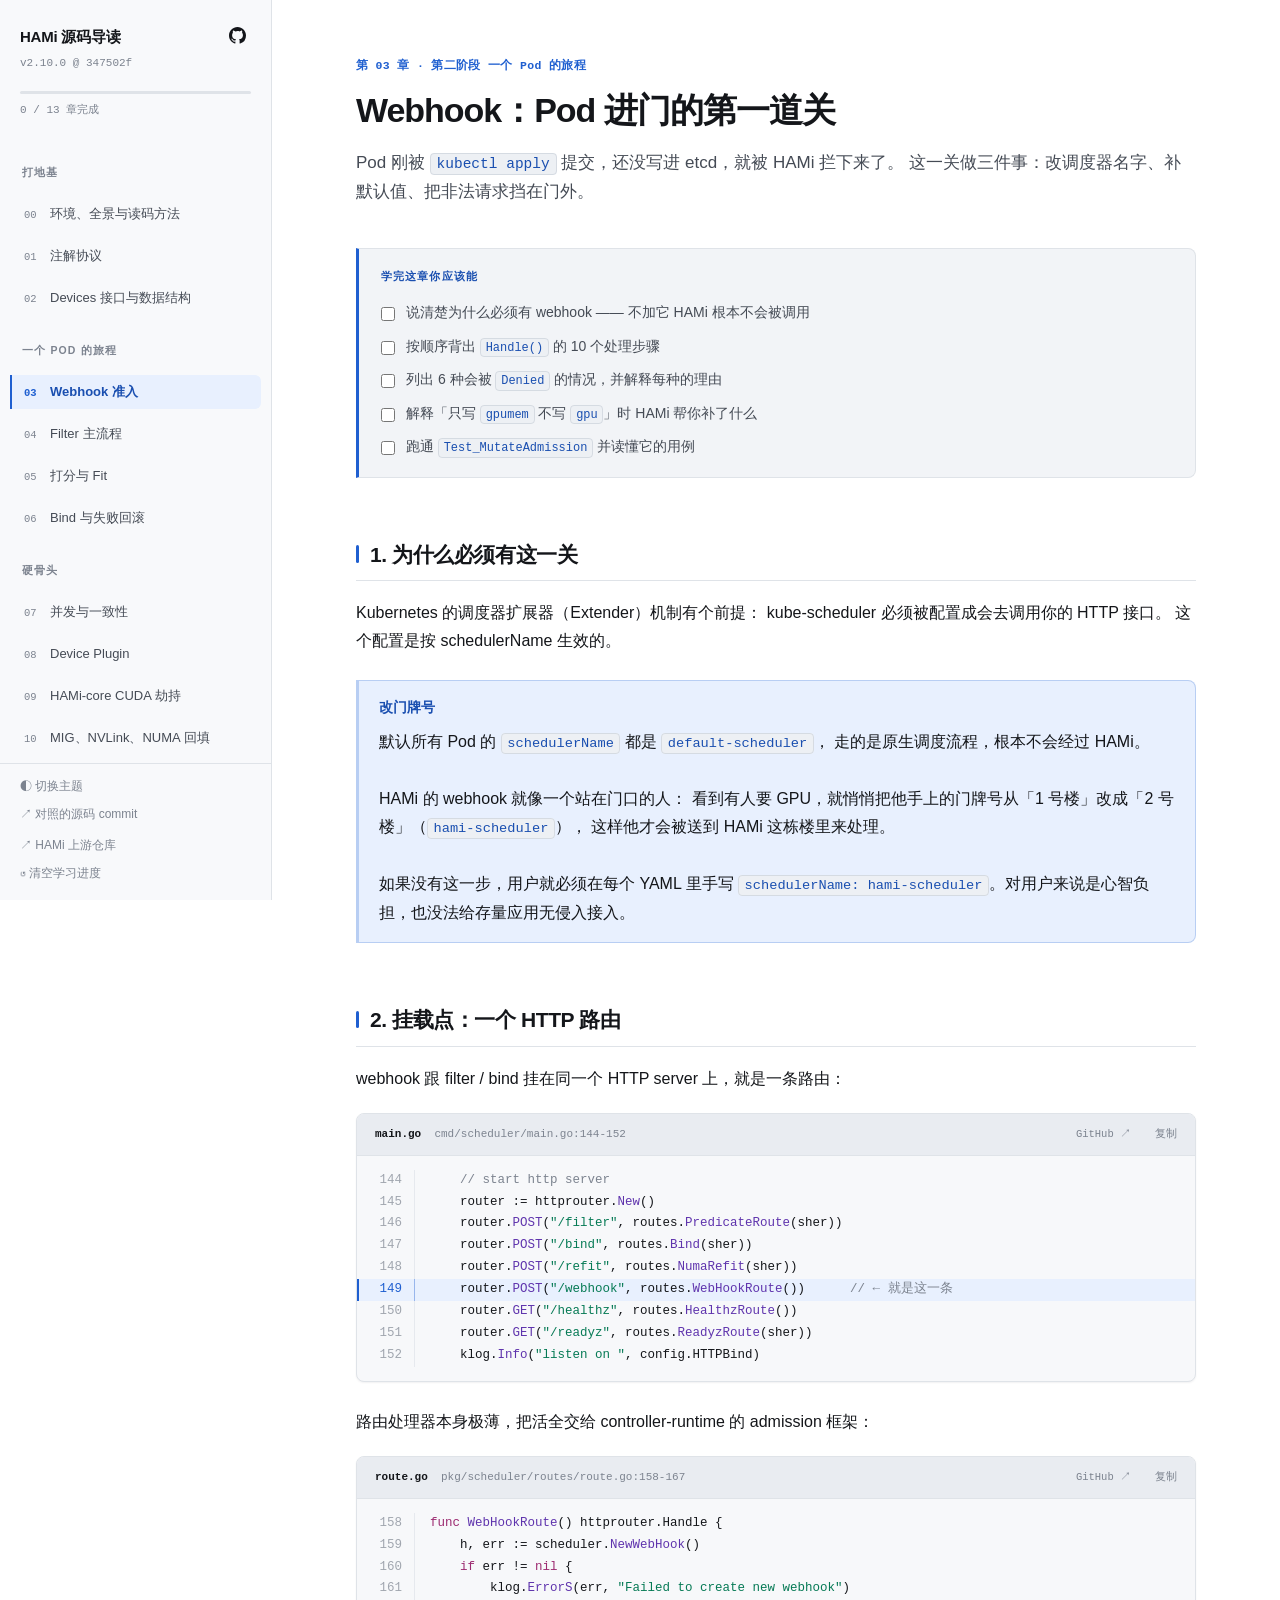
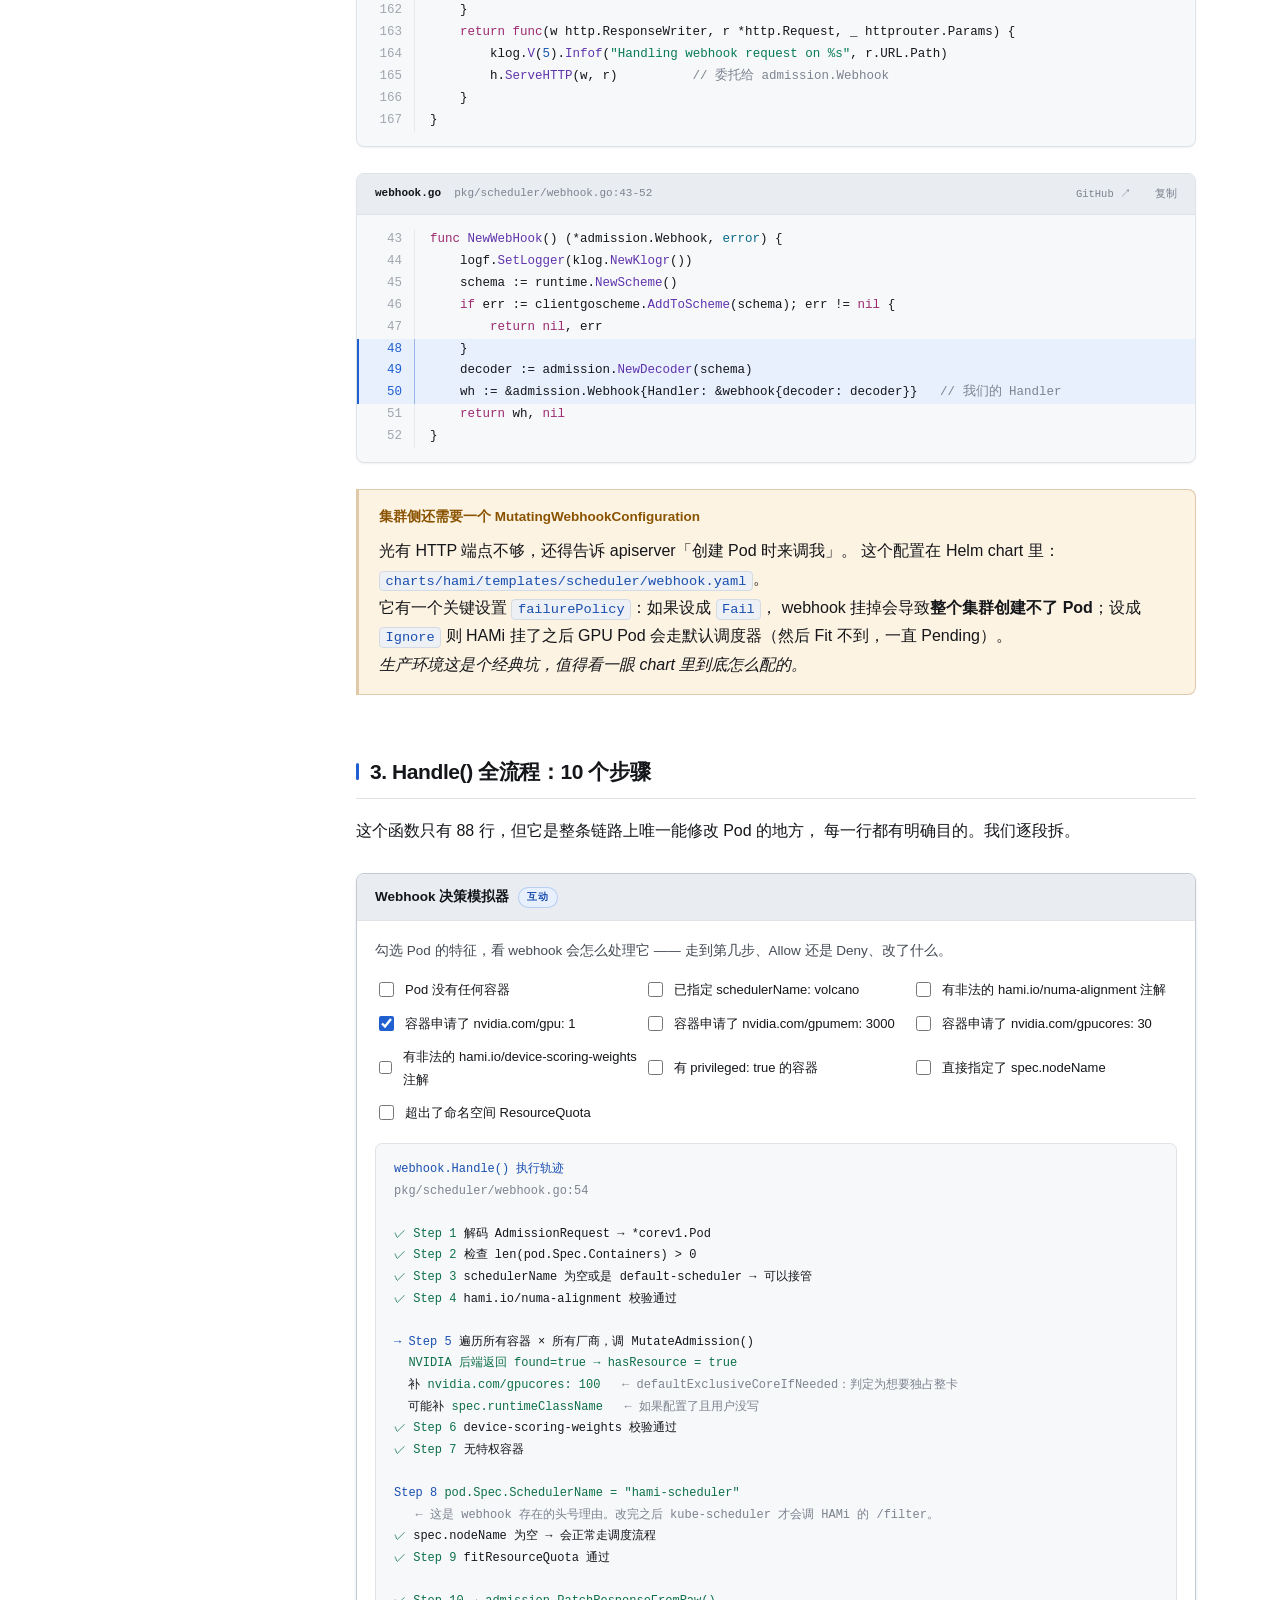
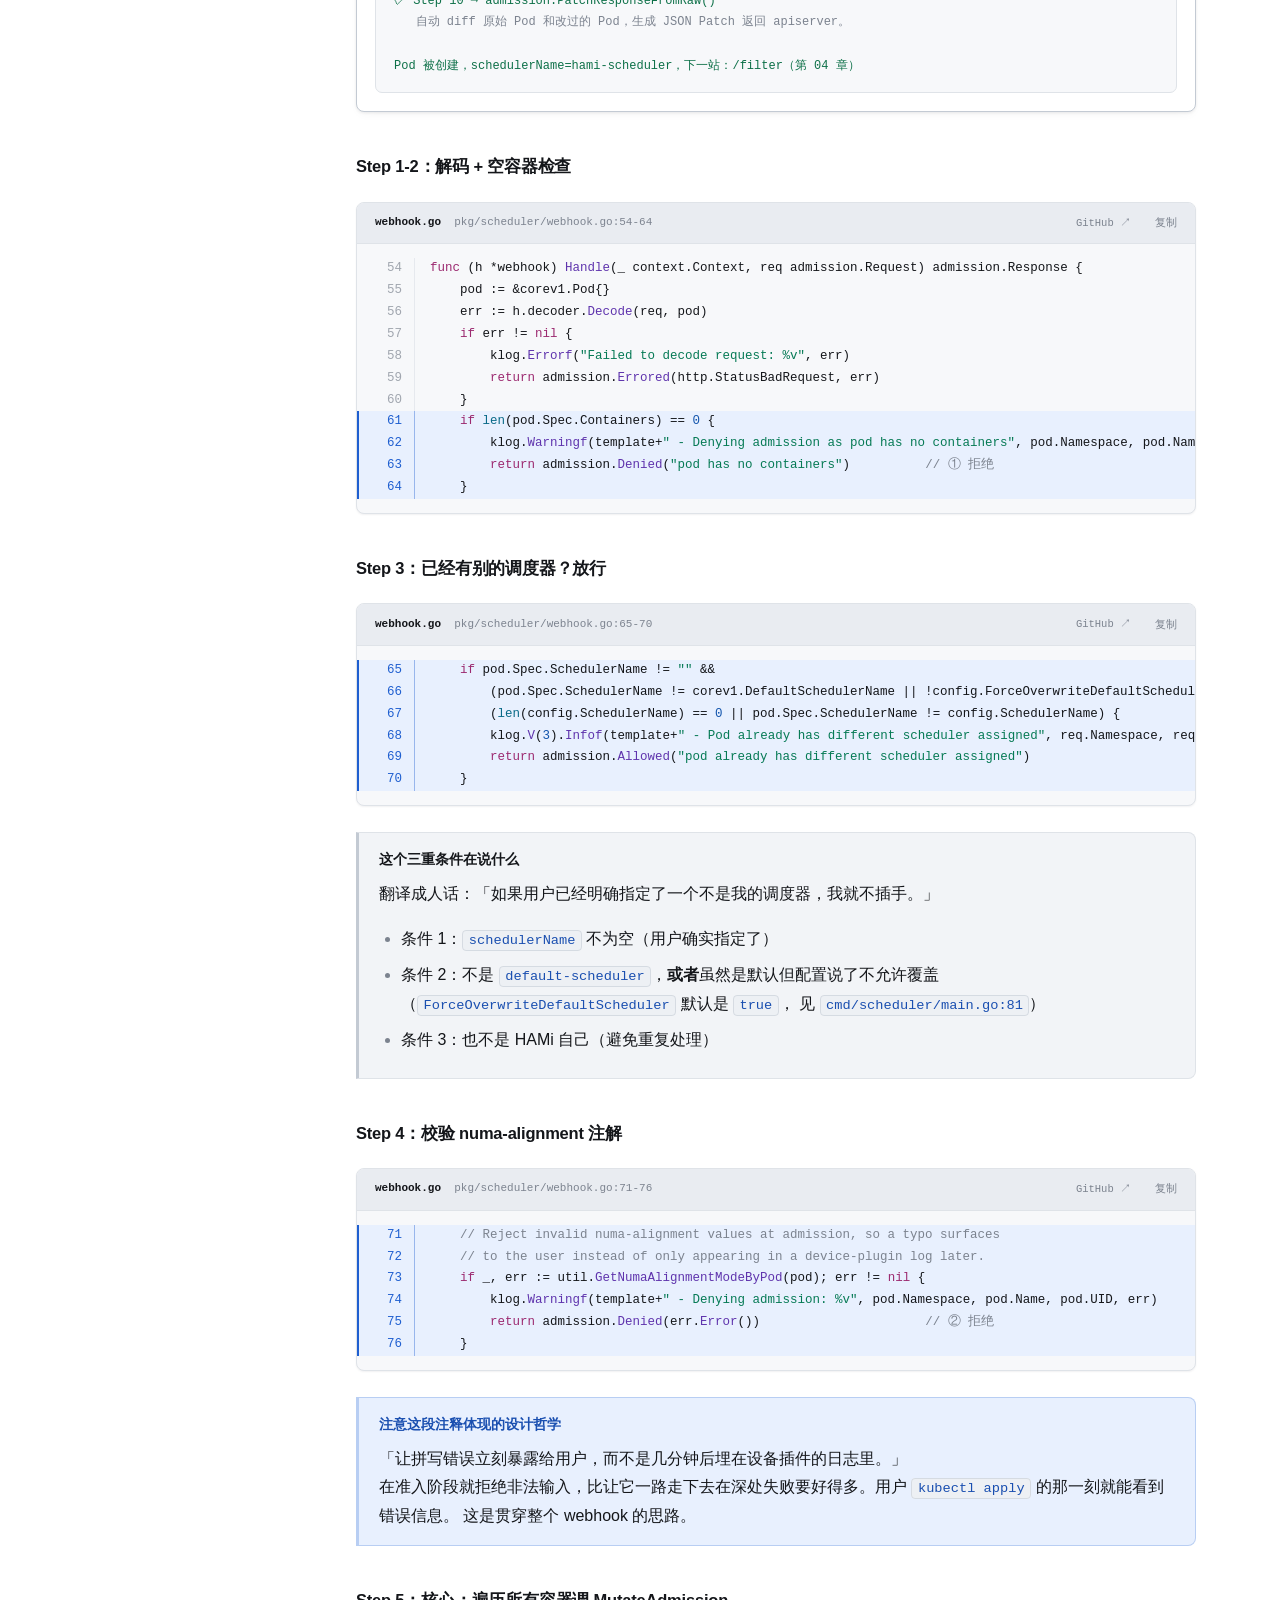
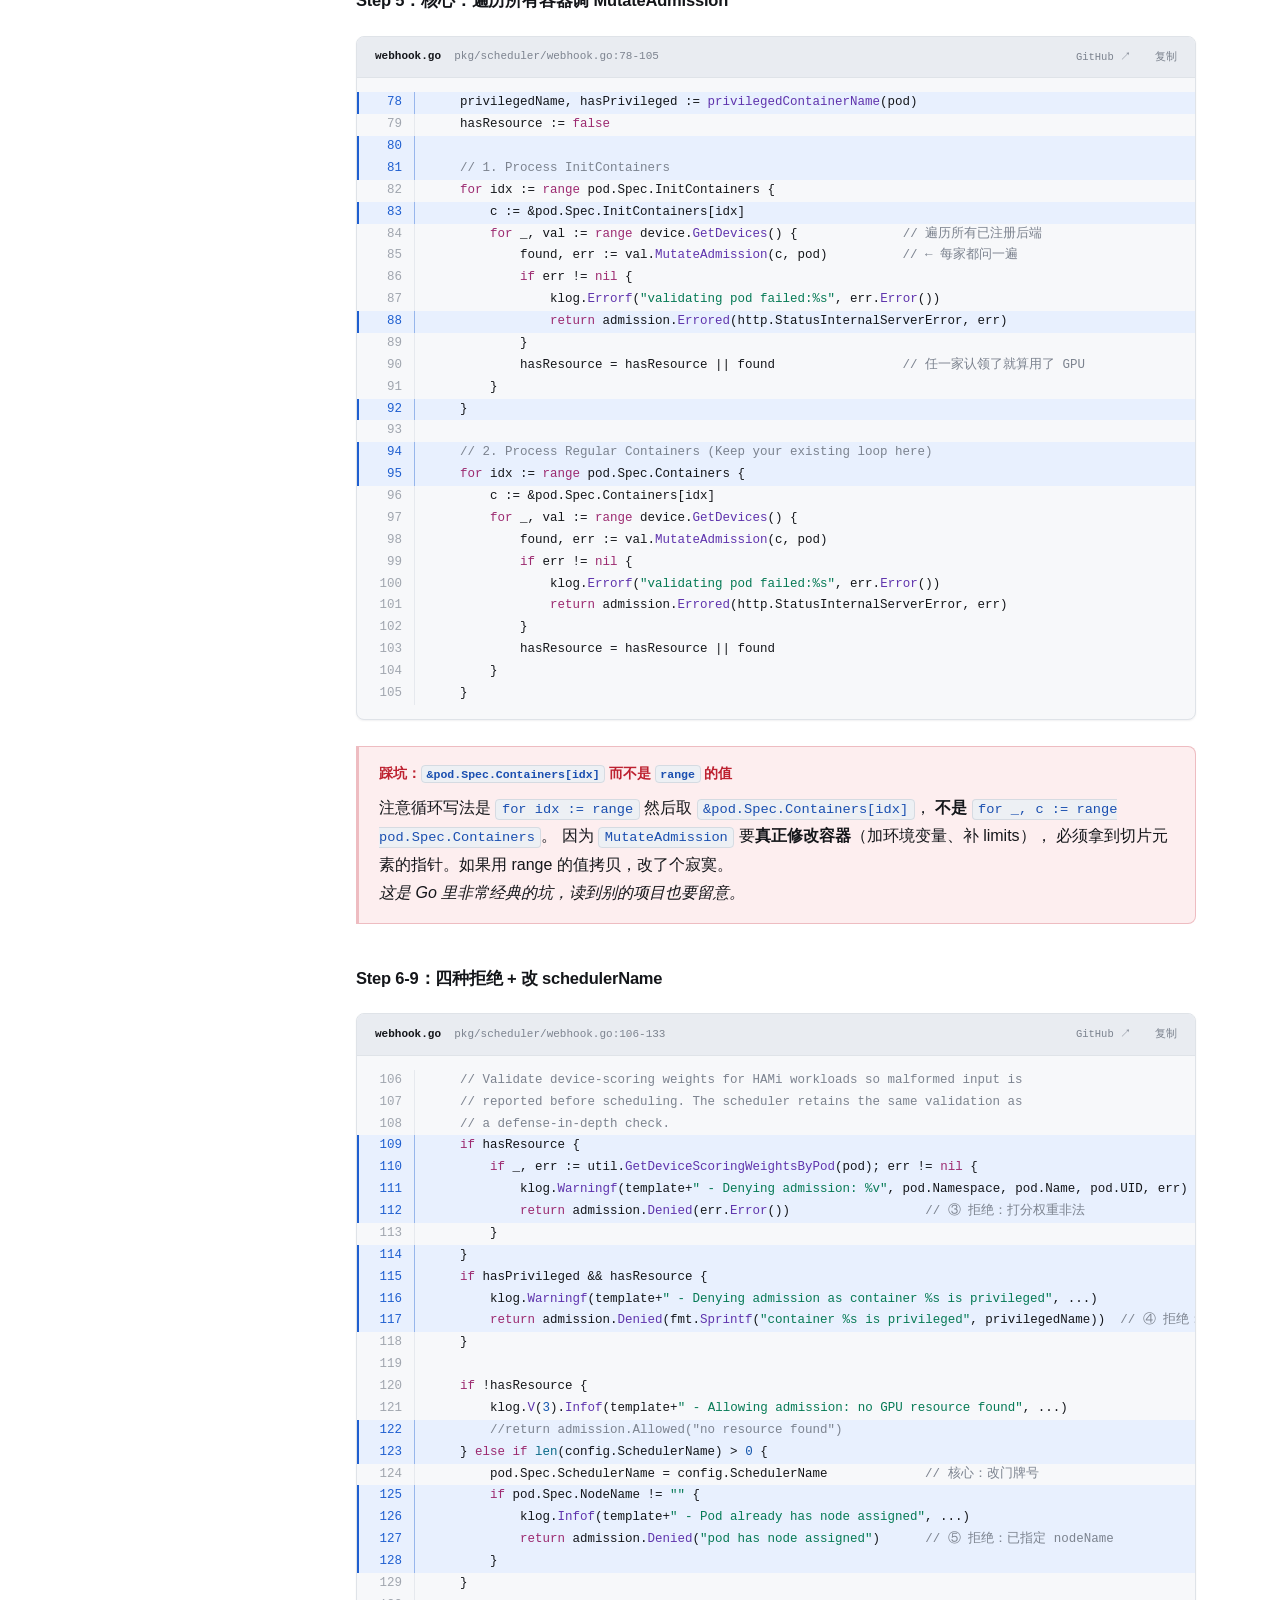
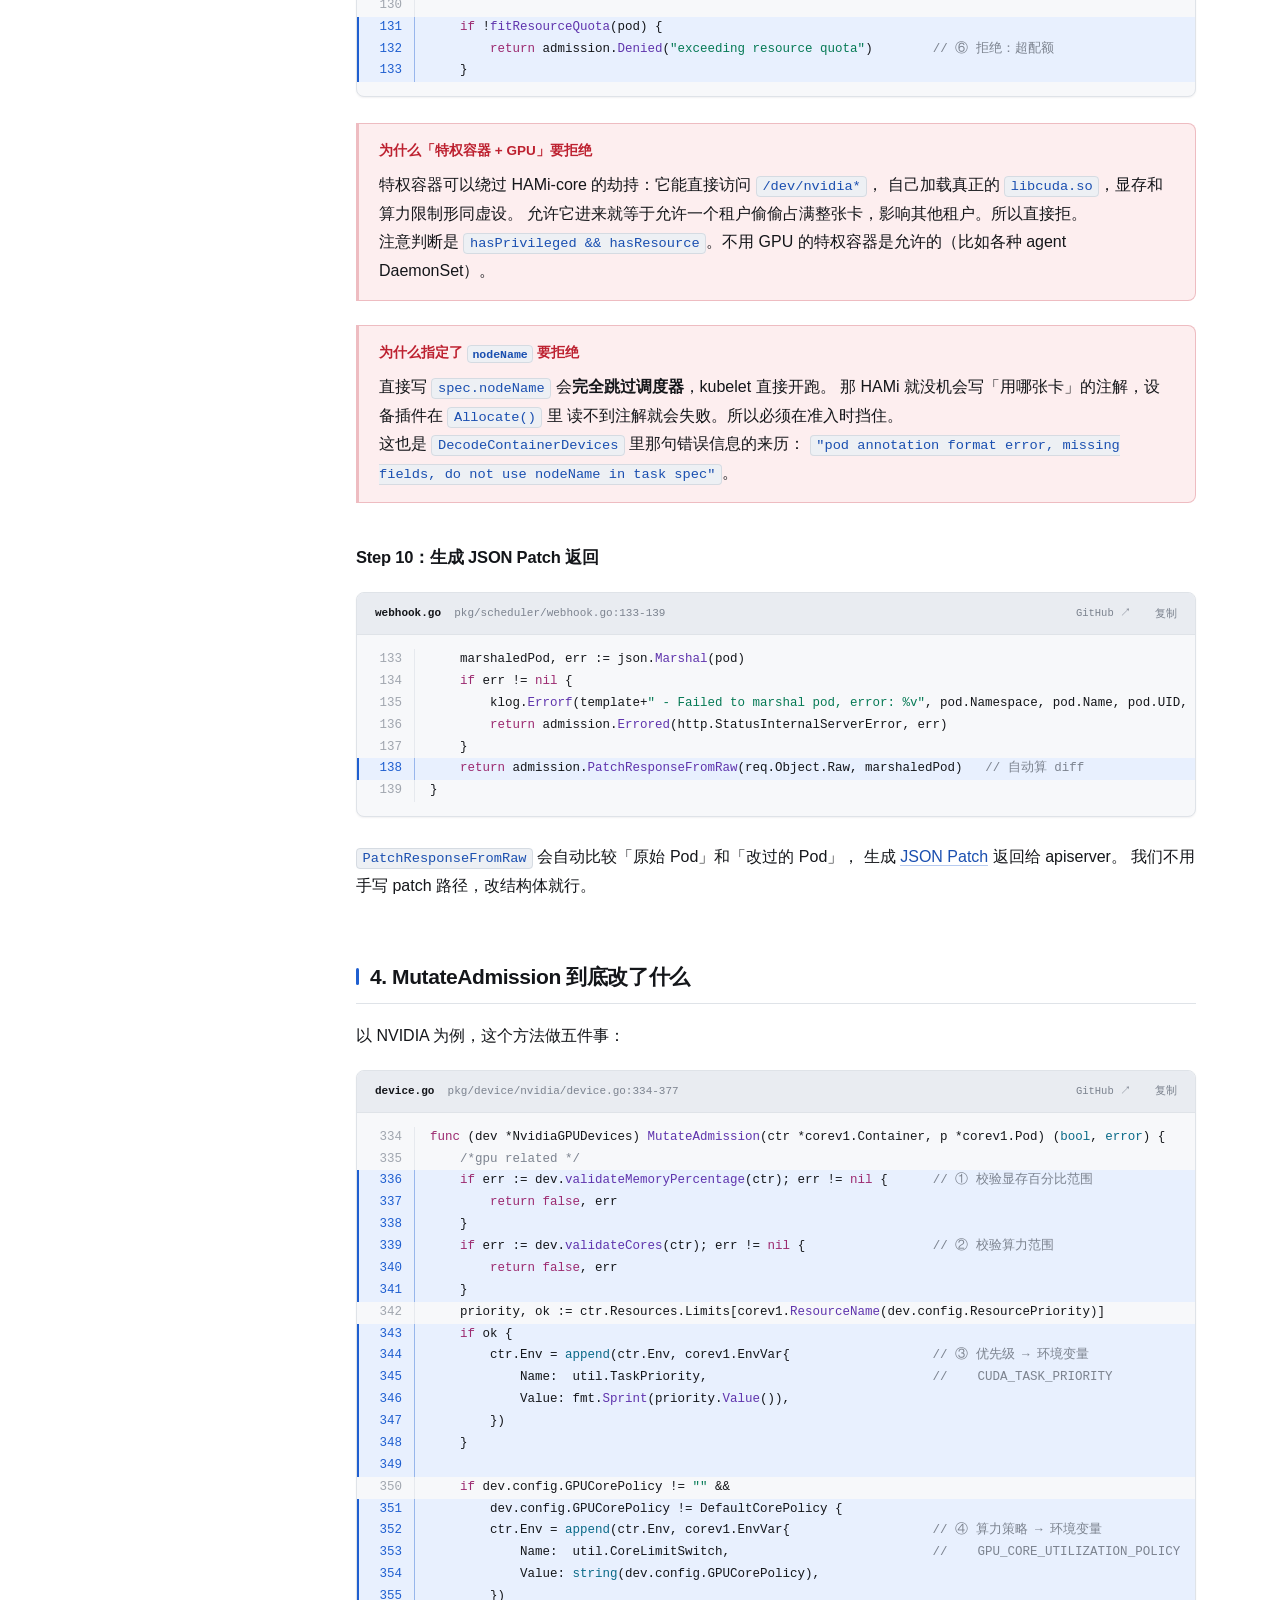
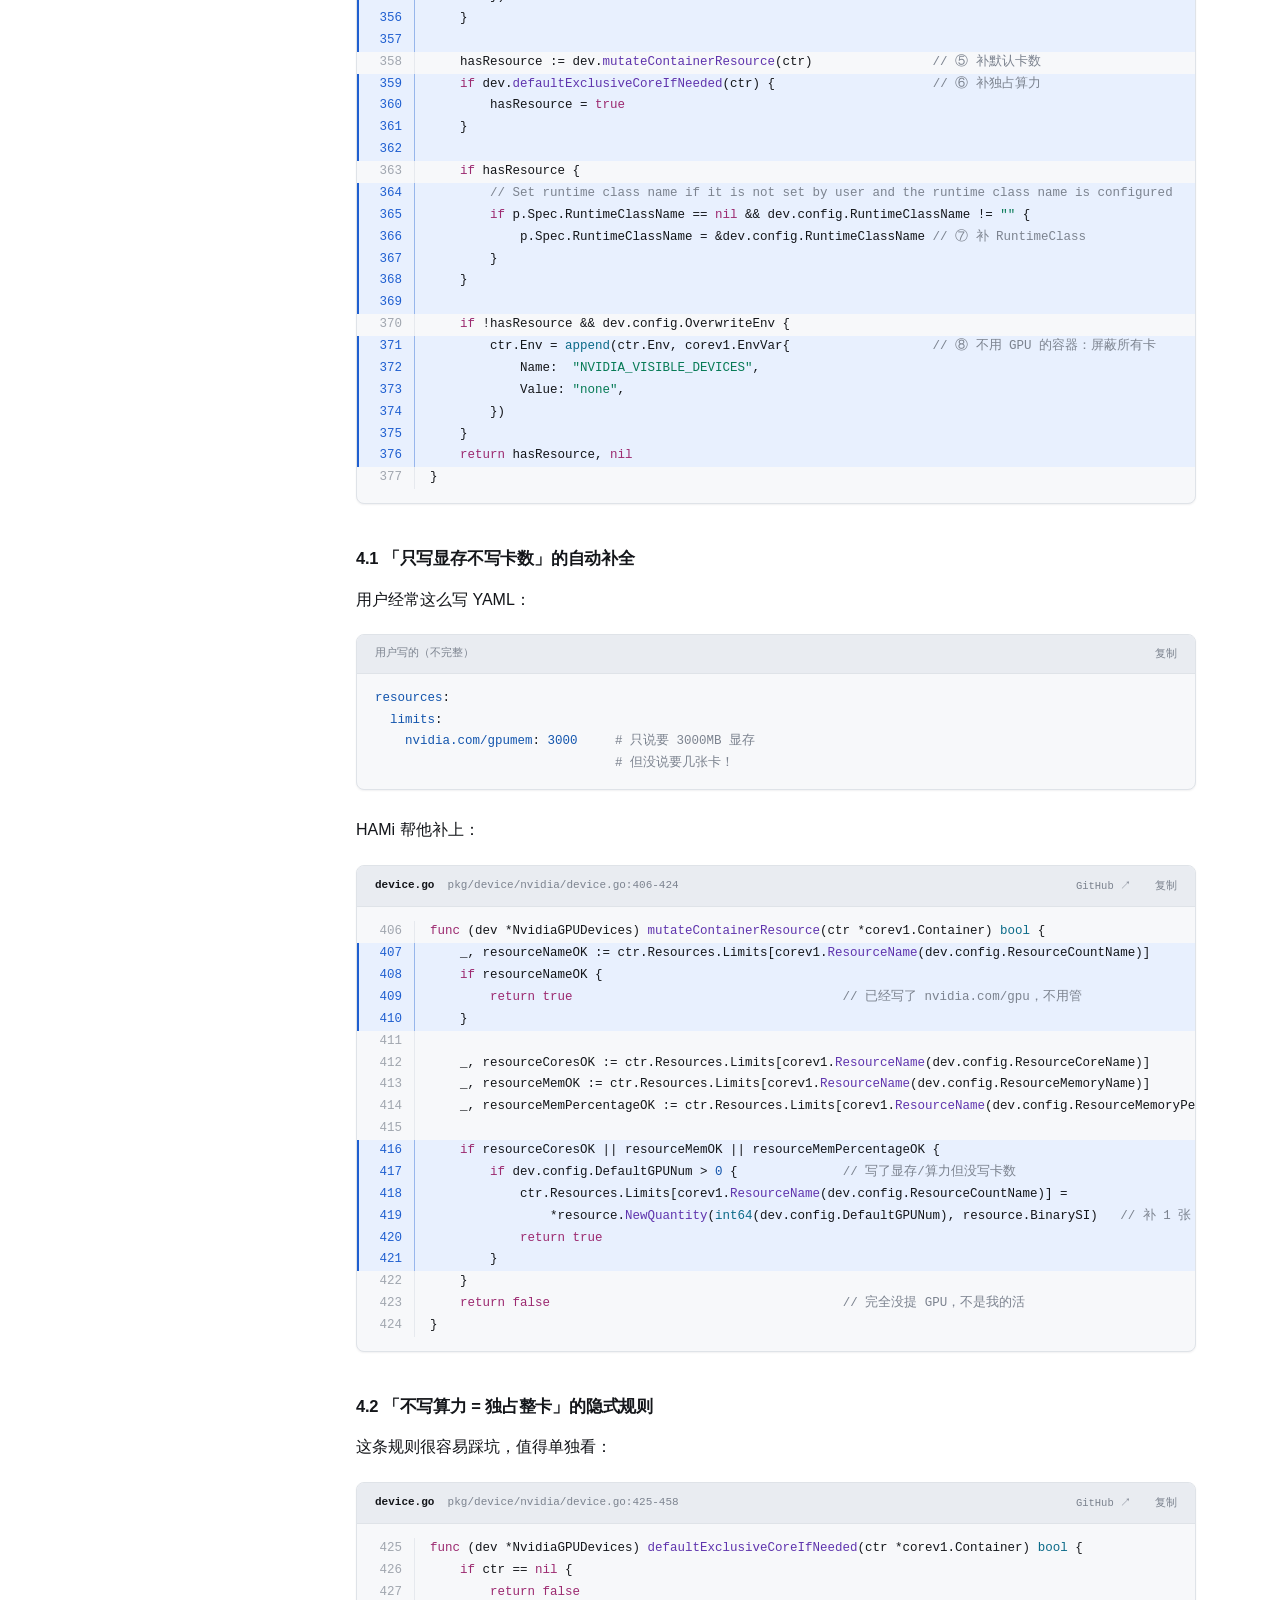
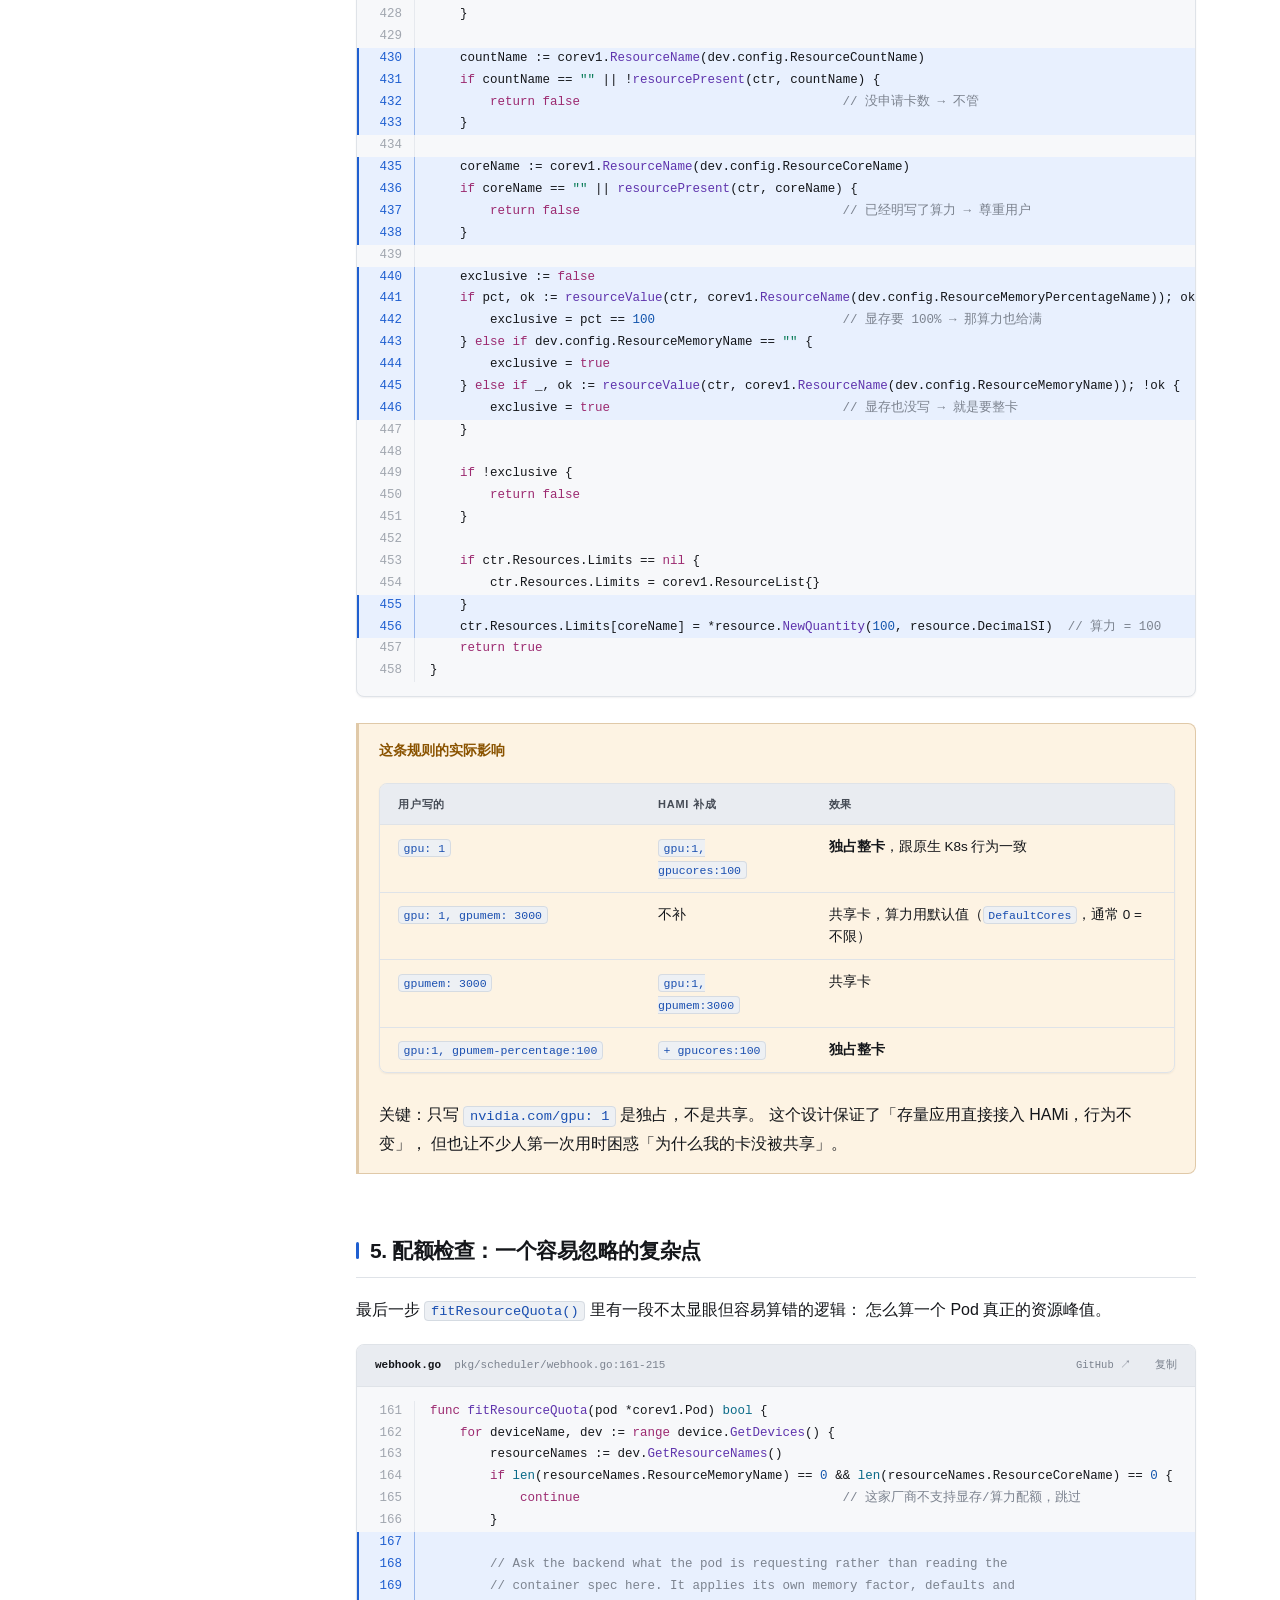
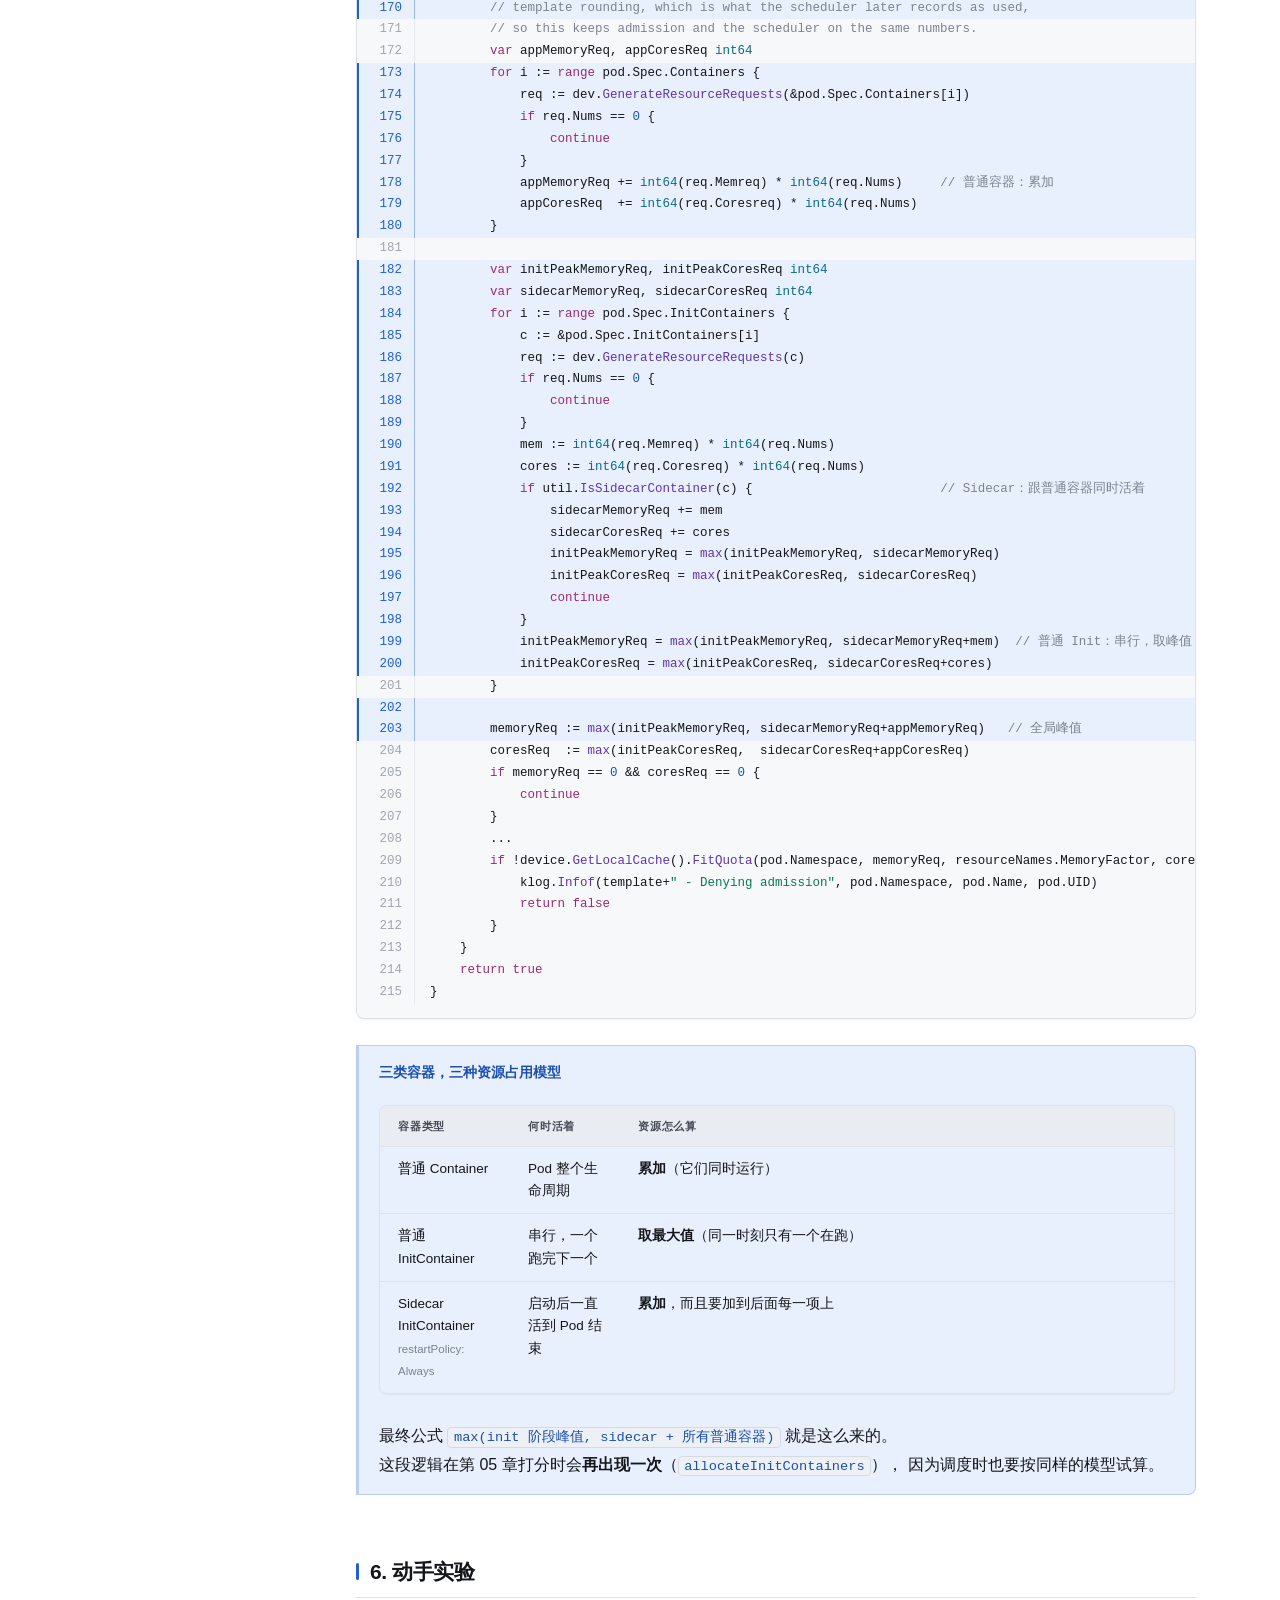
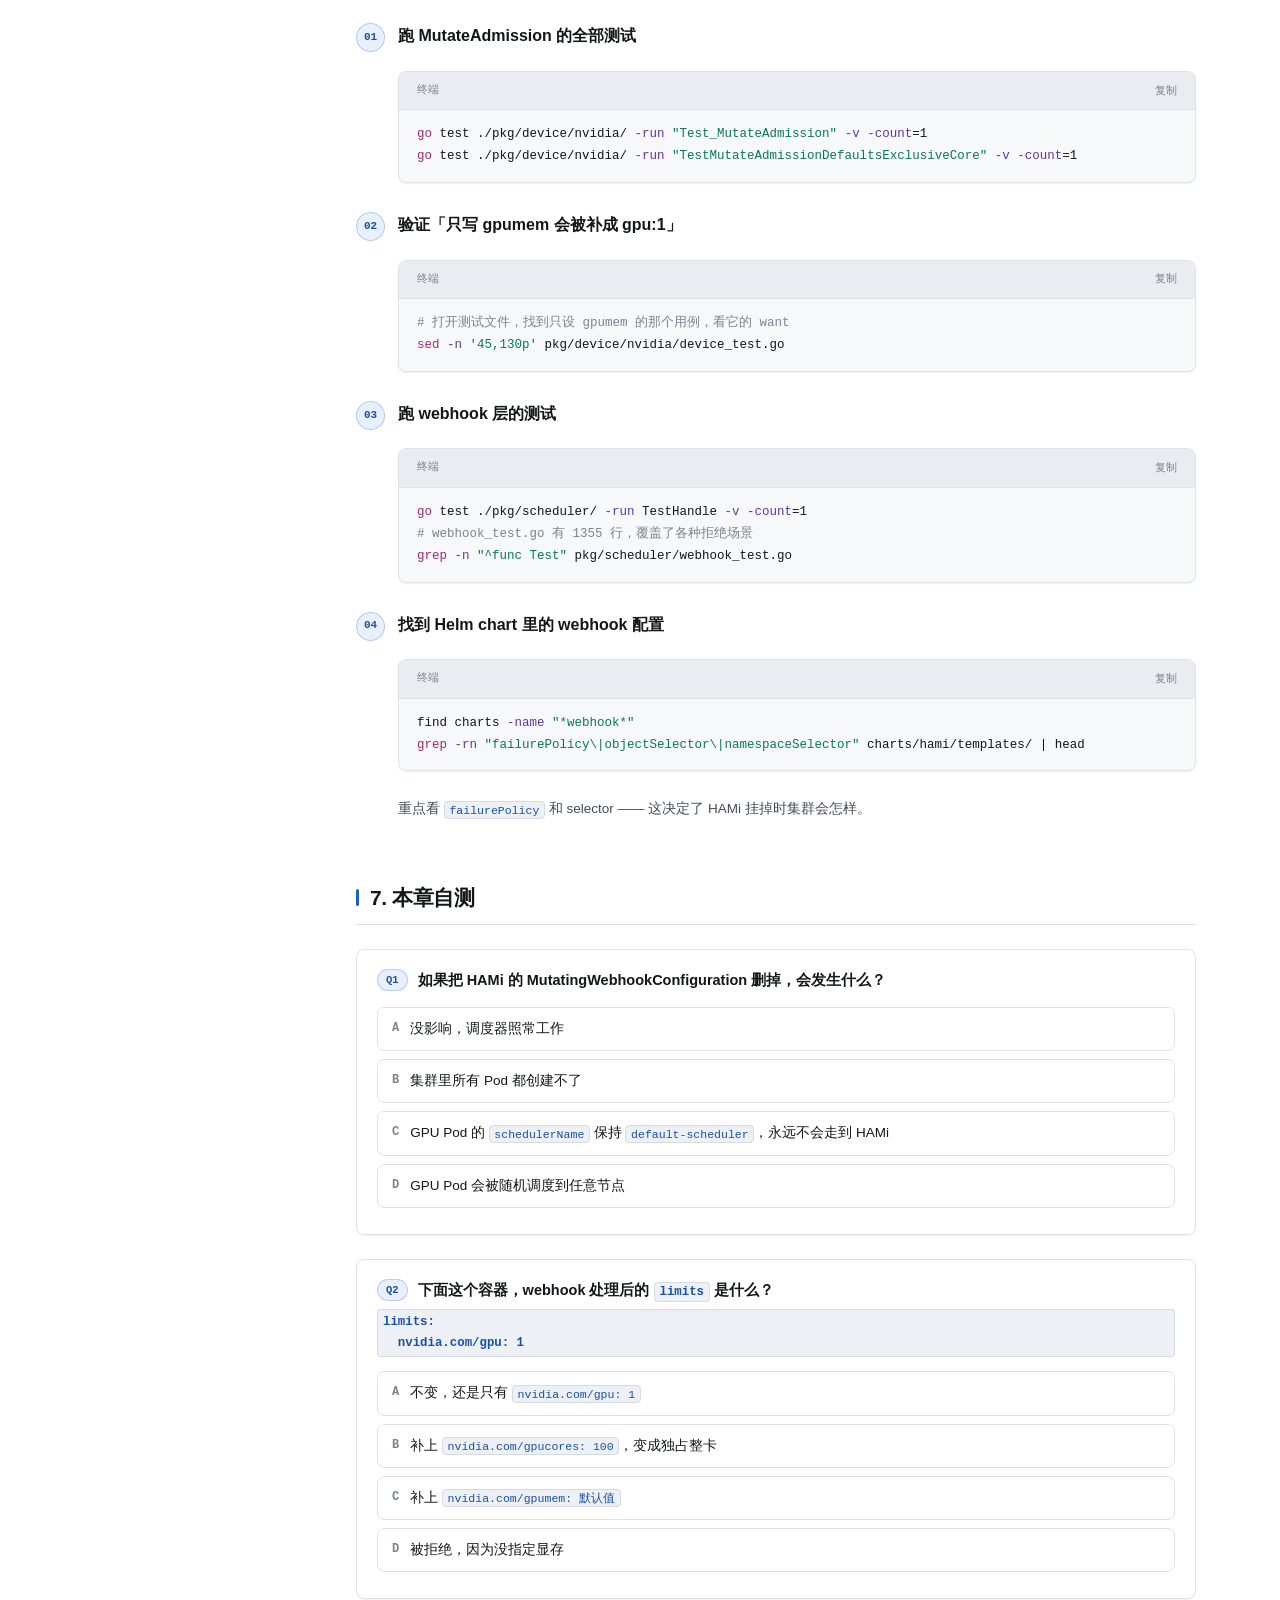
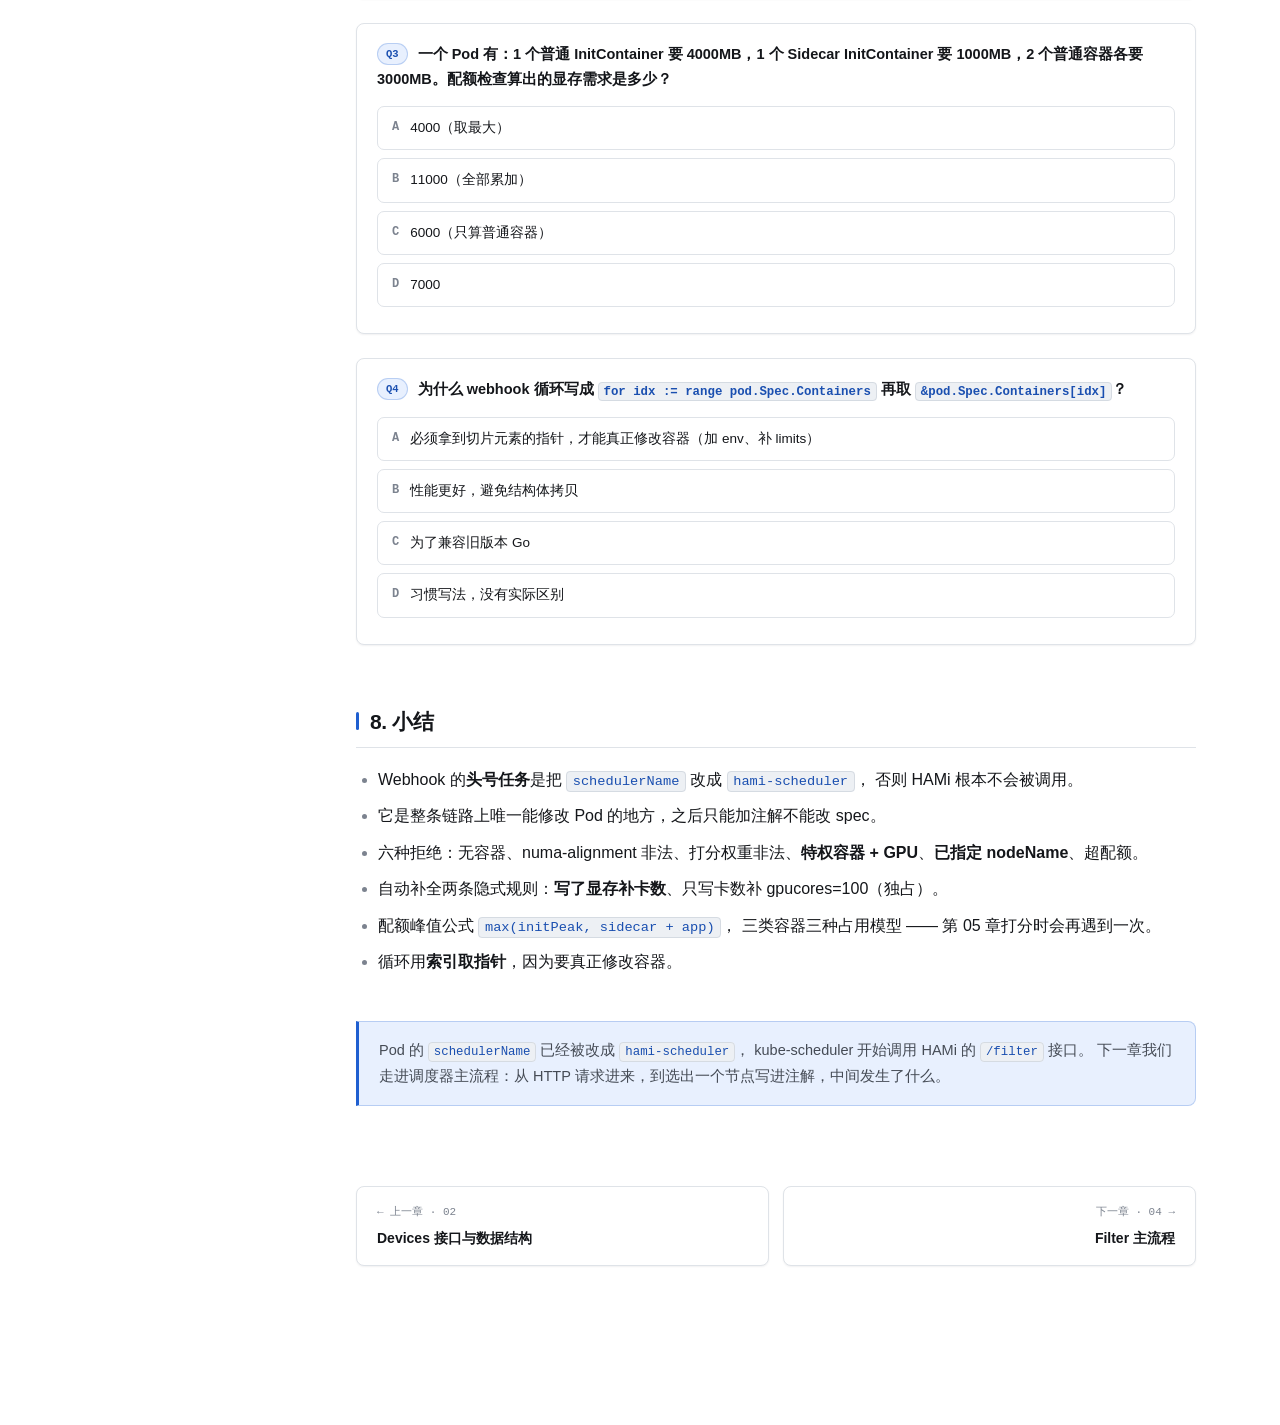
<file: chapters/03-webhook.html>
<!DOCTYPE html>
<html lang="zh-CN">
<head>
<meta charset="utf-8">
<meta name="viewport" content="width=device-width, initial-scale=1">
<title>03 · Webhook 准入 — HAMi 源码导读</title>
<link rel="stylesheet" href="../assets/css/style.css">
<link rel="icon" href="data:image/svg+xml,%3Csvg xmlns='http://www.w3.org/2000/svg' viewBox='0 0 32 32'%3E%3Crect width='32' height='32' rx='7' fill='%2316181d'/%3E%3Ctext x='16' y='23' font-size='17' font-family='monospace' font-weight='bold' fill='%23fff' text-anchor='middle'%3EH%3C/text%3E%3C/svg%3E">
</head>
<body>
<div class="layout">
  <nav class="sidebar" id="sidebar"></nav>
  <main class="main">

    <div class="page-kicker">第 03 章 · 第二阶段 一个 Pod 的旅程</div>
    <h1 class="page-title">Webhook：Pod 进门的第一道关</h1>
    <p class="page-lede">
      Pod 刚被 <code>kubectl apply</code> 提交，还没写进 etcd，就被 HAMi 拦下来了。
      这一关做三件事：改调度器名字、补默认值、把非法请求挡在门外。
    </p>

    <div class="goals">
      <h3>学完这章你应该能</h3>
      <ul>
        <li>说清楚为什么必须有 webhook —— 不加它 HAMi 根本不会被调用</li>
        <li>按顺序背出 <code>Handle()</code> 的 10 个处理步骤</li>
        <li>列出 6 种会被 <code>Denied</code> 的情况，并解释每种的理由</li>
        <li>解释「只写 <code>gpumem</code> 不写 <code>gpu</code>」时 HAMi 帮你补了什么</li>
        <li>跑通 <code>Test_MutateAdmission</code> 并读懂它的用例</li>
      </ul>
    </div>

    <h2>1. 为什么必须有这一关</h2>

    <p>
      Kubernetes 的调度器扩展器（Extender）机制有个前提：
      kube-scheduler 必须被配置成会去调用你的 HTTP 接口。
      这个配置是按 schedulerName 生效的。
    </p>

    <div class="note analogy">
      <div class="t">改门牌号</div>
      <p style="margin-bottom:0">
        默认所有 Pod 的 <code>schedulerName</code> 都是 <code>default-scheduler</code>，
        走的是原生调度流程，根本不会经过 HAMi。<br><br>
        HAMi 的 webhook 就像一个站在门口的人：
        看到有人要 GPU，就悄悄把他手上的门牌号从「1 号楼」改成「2 号楼」（<code>hami-scheduler</code>），
        这样他才会被送到 HAMi 这栋楼里来处理。
        <br><br>
        如果没有这一步，用户就必须在每个 YAML 里手写 <code>schedulerName: hami-scheduler</code>。对用户来说是心智负担，也没法给存量应用无侵入接入。
      </p>
    </div>

    <h2>2. 挂载点：一个 HTTP 路由</h2>

    <p>webhook 跟 filter / bind 挂在同一个 HTTP server 上，就是一条路由：</p>

    <div class="codeblock" data-file="cmd/scheduler/main.go" data-start="144" data-lang="go" data-hl="6">
<pre><code>	// start http server
	router := httprouter.New()
	router.POST("/filter", routes.PredicateRoute(sher))
	router.POST("/bind", routes.Bind(sher))
	router.POST("/refit", routes.NumaRefit(sher))
	router.POST("/webhook", routes.WebHookRoute())      // ← 就是这一条
	router.GET("/healthz", routes.HealthzRoute())
	router.GET("/readyz", routes.ReadyzRoute(sher))
	klog.Info("listen on ", config.HTTPBind)</code></pre>
    </div>

    <p>
      路由处理器本身极薄，把活全交给 controller-runtime 的 admission 框架：
    </p>

    <div class="codeblock" data-file="pkg/scheduler/routes/route.go" data-start="158" data-lang="go">
<pre><code>func WebHookRoute() httprouter.Handle {
	h, err := scheduler.NewWebHook()
	if err != nil {
		klog.ErrorS(err, "Failed to create new webhook")
	}
	return func(w http.ResponseWriter, r *http.Request, _ httprouter.Params) {
		klog.V(5).Infof("Handling webhook request on %s", r.URL.Path)
		h.ServeHTTP(w, r)          // 委托给 admission.Webhook
	}
}</code></pre>
    </div>

    <div class="codeblock" data-file="pkg/scheduler/webhook.go" data-start="43" data-lang="go" data-hl="6-8">
<pre><code>func NewWebHook() (*admission.Webhook, error) {
	logf.SetLogger(klog.NewKlogr())
	schema := runtime.NewScheme()
	if err := clientgoscheme.AddToScheme(schema); err != nil {
		return nil, err
	}
	decoder := admission.NewDecoder(schema)
	wh := &amp;admission.Webhook{Handler: &amp;webhook{decoder: decoder}}   // 我们的 Handler
	return wh, nil
}</code></pre>
    </div>

    <div class="note warn">
      <div class="t">集群侧还需要一个 MutatingWebhookConfiguration</div>
      <p style="margin-bottom:0">
        光有 HTTP 端点不够，还得告诉 apiserver「创建 Pod 时来调我」。
        这个配置在 Helm chart 里：<code>charts/hami/templates/scheduler/webhook.yaml</code>。
        <br>它有一个关键设置 <code>failurePolicy</code>：如果设成 <code>Fail</code>，
        webhook 挂掉会导致<strong>整个集群创建不了 Pod</strong>；设成 <code>Ignore</code> 则 HAMi 挂了之后
        GPU Pod 会走默认调度器（然后 Fit 不到，一直 Pending）。
        <br><em>生产环境这是个经典坑，值得看一眼 chart 里到底怎么配的。</em>
      </p>
    </div>

    <h2>3. Handle() 全流程：10 个步骤</h2>

    <p>
      这个函数只有 88 行，但它是整条链路上唯一能修改 Pod 的地方，
      每一行都有明确目的。我们逐段拆。
    </p>

    <div class="lab">
      <header>Webhook 决策模拟器<span class="badge">互动</span></header>
      <div class="body">
        <p style="font-size:13.5px;color:var(--fg-soft);margin-bottom:12px">
          勾选 Pod 的特征，看 webhook 会怎么处理它 —— 走到第几步、Allow 还是 Deny、改了什么。
        </p>
        <div id="whControls"></div>
        <div class="out" id="whOut"></div>
      </div>
    </div>

    <h3>Step 1-2：解码 + 空容器检查</h3>

    <div class="codeblock" data-file="pkg/scheduler/webhook.go" data-start="54" data-lang="go" data-hl="8-11">
<pre><code>func (h *webhook) Handle(_ context.Context, req admission.Request) admission.Response {
	pod := &amp;corev1.Pod{}
	err := h.decoder.Decode(req, pod)
	if err != nil {
		klog.Errorf("Failed to decode request: %v", err)
		return admission.Errored(http.StatusBadRequest, err)
	}
	if len(pod.Spec.Containers) == 0 {
		klog.Warningf(template+" - Denying admission as pod has no containers", pod.Namespace, pod.Name, pod.UID)
		return admission.Denied("pod has no containers")          // ① 拒绝
	}</code></pre>
    </div>

    <h3>Step 3：已经有别的调度器？放行</h3>

    <div class="codeblock" data-file="pkg/scheduler/webhook.go" data-start="65" data-lang="go" data-hl="1-6">
<pre><code>	if pod.Spec.SchedulerName != "" &amp;&amp;
		(pod.Spec.SchedulerName != corev1.DefaultSchedulerName || !config.ForceOverwriteDefaultScheduler) &amp;&amp;
		(len(config.SchedulerName) == 0 || pod.Spec.SchedulerName != config.SchedulerName) {
		klog.V(3).Infof(template+" - Pod already has different scheduler assigned", req.Namespace, req.Name, req.UID)
		return admission.Allowed("pod already has different scheduler assigned")
	}</code></pre>
    </div>

    <div class="note">
      <div class="t">这个三重条件在说什么</div>
      <p>
        翻译成人话：「如果用户已经明确指定了一个不是我的调度器，我就不插手。」
      </p>
      <ul style="margin-bottom:0">
        <li>条件 1：<code>schedulerName</code> 不为空（用户确实指定了）</li>
        <li>条件 2：不是 <code>default-scheduler</code>，<b>或者</b>虽然是默认但配置说了不允许覆盖
          （<code>ForceOverwriteDefaultScheduler</code> 默认是 <code>true</code>，
          见 <span data-srcref="cmd/scheduler/main.go:81"></span>）</li>
        <li>条件 3：也不是 HAMi 自己（避免重复处理）</li>
      </ul>
    </div>

    <h3>Step 4：校验 numa-alignment 注解</h3>

    <div class="codeblock" data-file="pkg/scheduler/webhook.go" data-start="71" data-lang="go" data-hl="1-6">
<pre><code>	// Reject invalid numa-alignment values at admission, so a typo surfaces
	// to the user instead of only appearing in a device-plugin log later.
	if _, err := util.GetNumaAlignmentModeByPod(pod); err != nil {
		klog.Warningf(template+" - Denying admission: %v", pod.Namespace, pod.Name, pod.UID, err)
		return admission.Denied(err.Error())                      // ② 拒绝
	}</code></pre>
    </div>

    <div class="note tip">
      <div class="t">注意这段注释体现的设计哲学</div>
      <p style="margin-bottom:0">
        「让拼写错误立刻暴露给用户，而不是几分钟后埋在设备插件的日志里。」
        <br>在准入阶段就拒绝非法输入，比让它一路走下去在深处失败要好得多。用户 <code>kubectl apply</code> 的那一刻就能看到错误信息。
        这是贯穿整个 webhook 的思路。
      </p>
    </div>

    <h3>Step 5：核心：遍历所有容器调 MutateAdmission</h3>

    <div class="codeblock" data-file="pkg/scheduler/webhook.go" data-start="78" data-lang="go" data-hl="1,3-4,6,11,15,17-18">
<pre><code>	privilegedName, hasPrivileged := privilegedContainerName(pod)
	hasResource := false

	// 1. Process InitContainers
	for idx := range pod.Spec.InitContainers {
		c := &amp;pod.Spec.InitContainers[idx]
		for _, val := range device.GetDevices() {              // 遍历所有已注册后端
			found, err := val.MutateAdmission(c, pod)          // ← 每家都问一遍
			if err != nil {
				klog.Errorf("validating pod failed:%s", err.Error())
				return admission.Errored(http.StatusInternalServerError, err)
			}
			hasResource = hasResource || found                 // 任一家认领了就算用了 GPU
		}
	}

	// 2. Process Regular Containers (Keep your existing loop here)
	for idx := range pod.Spec.Containers {
		c := &amp;pod.Spec.Containers[idx]
		for _, val := range device.GetDevices() {
			found, err := val.MutateAdmission(c, pod)
			if err != nil {
				klog.Errorf("validating pod failed:%s", err.Error())
				return admission.Errored(http.StatusInternalServerError, err)
			}
			hasResource = hasResource || found
		}
	}</code></pre>
    </div>

    <div class="note trap">
      <div class="t">踩坑：<code>&amp;pod.Spec.Containers[idx]</code> 而不是 <code>range</code> 的值</div>
      <p style="margin-bottom:0">
        注意循环写法是 <code>for idx := range</code> 然后取 <code>&amp;pod.Spec.Containers[idx]</code>，
        <strong>不是</strong> <code>for _, c := range pod.Spec.Containers</code>。
        因为 <code>MutateAdmission</code> 要<strong>真正修改容器</strong>（加环境变量、补 limits），
        必须拿到切片元素的指针。如果用 range 的值拷贝，改了个寂寞。
        <br><em>这是 Go 里非常经典的坑，读到别的项目也要留意。</em>
      </p>
    </div>

    <h3>Step 6-9：四种拒绝 + 改 schedulerName</h3>

    <div class="codeblock" data-file="pkg/scheduler/webhook.go" data-start="106" data-lang="go" data-hl="4-7,9-12,17-18,20-23,26-28">
<pre><code>	// Validate device-scoring weights for HAMi workloads so malformed input is
	// reported before scheduling. The scheduler retains the same validation as
	// a defense-in-depth check.
	if hasResource {
		if _, err := util.GetDeviceScoringWeightsByPod(pod); err != nil {
			klog.Warningf(template+" - Denying admission: %v", pod.Namespace, pod.Name, pod.UID, err)
			return admission.Denied(err.Error())                  // ③ 拒绝：打分权重非法
		}
	}
	if hasPrivileged &amp;&amp; hasResource {
		klog.Warningf(template+" - Denying admission as container %s is privileged", ...)
		return admission.Denied(fmt.Sprintf("container %s is privileged", privilegedName))  // ④ 拒绝：特权容器
	}

	if !hasResource {
		klog.V(3).Infof(template+" - Allowing admission: no GPU resource found", ...)
		//return admission.Allowed("no resource found")
	} else if len(config.SchedulerName) &gt; 0 {
		pod.Spec.SchedulerName = config.SchedulerName             // 核心：改门牌号
		if pod.Spec.NodeName != "" {
			klog.Infof(template+" - Pod already has node assigned", ...)
			return admission.Denied("pod has node assigned")      // ⑤ 拒绝：已指定 nodeName
		}
	}

	if !fitResourceQuota(pod) {
		return admission.Denied("exceeding resource quota")        // ⑥ 拒绝：超配额
	}</code></pre>
    </div>

    <div class="note trap">
      <div class="t">为什么「特权容器 + GPU」要拒绝</div>
      <p style="margin-bottom:0">
        特权容器可以绕过 HAMi-core 的劫持：它能直接访问 <code>/dev/nvidia*</code>，
        自己加载真正的 <code>libcuda.so</code>，显存和算力限制形同虚设。
        允许它进来就等于允许一个租户偷偷占满整张卡，影响其他租户。所以直接拒。
        <br>注意判断是 <code>hasPrivileged &amp;&amp; hasResource</code>。不用 GPU 的特权容器是允许的（比如各种 agent DaemonSet）。
      </p>
    </div>

    <div class="note trap">
      <div class="t">为什么指定了 <code>nodeName</code> 要拒绝</div>
      <p style="margin-bottom:0">
        直接写 <code>spec.nodeName</code> 会<strong>完全跳过调度器</strong>，kubelet 直接开跑。
        那 HAMi 就没机会写「用哪张卡」的注解，设备插件在 <code>Allocate()</code> 里
        读不到注解就会失败。所以必须在准入时挡住。
        <br>这也是 <code>DecodeContainerDevices</code> 里那句错误信息的来历：
        <code>"pod annotation format error, missing fields, do not use nodeName in task spec"</code>。
      </p>
    </div>

    <h3>Step 10：生成 JSON Patch 返回</h3>

    <div class="codeblock" data-file="pkg/scheduler/webhook.go" data-start="133" data-lang="go" data-hl="6">
<pre><code>	marshaledPod, err := json.Marshal(pod)
	if err != nil {
		klog.Errorf(template+" - Failed to marshal pod, error: %v", pod.Namespace, pod.Name, pod.UID, err)
		return admission.Errored(http.StatusInternalServerError, err)
	}
	return admission.PatchResponseFromRaw(req.Object.Raw, marshaledPod)   // 自动算 diff
}</code></pre>
    </div>

    <p>
      <code>PatchResponseFromRaw</code> 会自动比较「原始 Pod」和「改过的 Pod」，
      生成 <a href="https://jsonpatch.com/" target="_blank" rel="noopener">JSON Patch</a> 返回给 apiserver。
      我们不用手写 patch 路径，改结构体就行。
    </p>

    <h2>4. MutateAdmission 到底改了什么</h2>

    <p>以 NVIDIA 为例，这个方法做五件事：</p>

    <div class="codeblock" data-file="pkg/device/nvidia/device.go" data-start="334" data-lang="go" data-hl="3-8,10-16,18-24,26-29,31-36,38-43">
<pre><code>func (dev *NvidiaGPUDevices) MutateAdmission(ctr *corev1.Container, p *corev1.Pod) (bool, error) {
	/*gpu related */
	if err := dev.validateMemoryPercentage(ctr); err != nil {      // ① 校验显存百分比范围
		return false, err
	}
	if err := dev.validateCores(ctr); err != nil {                 // ② 校验算力范围
		return false, err
	}
	priority, ok := ctr.Resources.Limits[corev1.ResourceName(dev.config.ResourcePriority)]
	if ok {
		ctr.Env = append(ctr.Env, corev1.EnvVar{                   // ③ 优先级 → 环境变量
			Name:  util.TaskPriority,                              //    CUDA_TASK_PRIORITY
			Value: fmt.Sprint(priority.Value()),
		})
	}

	if dev.config.GPUCorePolicy != "" &amp;&amp;
		dev.config.GPUCorePolicy != DefaultCorePolicy {
		ctr.Env = append(ctr.Env, corev1.EnvVar{                   // ④ 算力策略 → 环境变量
			Name:  util.CoreLimitSwitch,                           //    GPU_CORE_UTILIZATION_POLICY
			Value: string(dev.config.GPUCorePolicy),
		})
	}

	hasResource := dev.mutateContainerResource(ctr)                // ⑤ 补默认卡数
	if dev.defaultExclusiveCoreIfNeeded(ctr) {                     // ⑥ 补独占算力
		hasResource = true
	}

	if hasResource {
		// Set runtime class name if it is not set by user and the runtime class name is configured
		if p.Spec.RuntimeClassName == nil &amp;&amp; dev.config.RuntimeClassName != "" {
			p.Spec.RuntimeClassName = &amp;dev.config.RuntimeClassName // ⑦ 补 RuntimeClass
		}
	}

	if !hasResource &amp;&amp; dev.config.OverwriteEnv {
		ctr.Env = append(ctr.Env, corev1.EnvVar{                   // ⑧ 不用 GPU 的容器：屏蔽所有卡
			Name:  "NVIDIA_VISIBLE_DEVICES",
			Value: "none",
		})
	}
	return hasResource, nil
}</code></pre>
    </div>

    <h3>4.1 「只写显存不写卡数」的自动补全</h3>

    <p>用户经常这么写 YAML：</p>

    <div class="codeblock" data-lang="yaml" data-title="用户写的（不完整）">
<pre><code>resources:
  limits:
    nvidia.com/gpumem: 3000     # 只说要 3000MB 显存
                                # 但没说要几张卡！</code></pre>
    </div>

    <p>HAMi 帮他补上：</p>

    <div class="codeblock" data-file="pkg/device/nvidia/device.go" data-start="406" data-lang="go" data-hl="2-5,11-16">
<pre><code>func (dev *NvidiaGPUDevices) mutateContainerResource(ctr *corev1.Container) bool {
	_, resourceNameOK := ctr.Resources.Limits[corev1.ResourceName(dev.config.ResourceCountName)]
	if resourceNameOK {
		return true                                    // 已经写了 nvidia.com/gpu，不用管
	}

	_, resourceCoresOK := ctr.Resources.Limits[corev1.ResourceName(dev.config.ResourceCoreName)]
	_, resourceMemOK := ctr.Resources.Limits[corev1.ResourceName(dev.config.ResourceMemoryName)]
	_, resourceMemPercentageOK := ctr.Resources.Limits[corev1.ResourceName(dev.config.ResourceMemoryPercentageName)]

	if resourceCoresOK || resourceMemOK || resourceMemPercentageOK {
		if dev.config.DefaultGPUNum &gt; 0 {              // 写了显存/算力但没写卡数
			ctr.Resources.Limits[corev1.ResourceName(dev.config.ResourceCountName)] =
				*resource.NewQuantity(int64(dev.config.DefaultGPUNum), resource.BinarySI)   // 补 1 张
			return true
		}
	}
	return false                                       // 完全没提 GPU，不是我的活
}</code></pre>
    </div>

    <h3>4.2 「不写算力 = 独占整卡」的隐式规则</h3>

    <p>这条规则很容易踩坑，值得单独看：</p>

    <div class="codeblock" data-file="pkg/device/nvidia/device.go" data-start="425" data-lang="go" data-hl="6-9,11-14,16-22,31-32">
<pre><code>func (dev *NvidiaGPUDevices) defaultExclusiveCoreIfNeeded(ctr *corev1.Container) bool {
	if ctr == nil {
		return false
	}

	countName := corev1.ResourceName(dev.config.ResourceCountName)
	if countName == "" || !resourcePresent(ctr, countName) {
		return false                                   // 没申请卡数 → 不管
	}

	coreName := corev1.ResourceName(dev.config.ResourceCoreName)
	if coreName == "" || resourcePresent(ctr, coreName) {
		return false                                   // 已经明写了算力 → 尊重用户
	}

	exclusive := false
	if pct, ok := resourceValue(ctr, corev1.ResourceName(dev.config.ResourceMemoryPercentageName)); ok {
		exclusive = pct == 100                         // 显存要 100% → 那算力也给满
	} else if dev.config.ResourceMemoryName == "" {
		exclusive = true
	} else if _, ok := resourceValue(ctr, corev1.ResourceName(dev.config.ResourceMemoryName)); !ok {
		exclusive = true                               // 显存也没写 → 就是要整卡
	}

	if !exclusive {
		return false
	}

	if ctr.Resources.Limits == nil {
		ctr.Resources.Limits = corev1.ResourceList{}
	}
	ctr.Resources.Limits[coreName] = *resource.NewQuantity(100, resource.DecimalSI)  // 算力 = 100
	return true
}</code></pre>
    </div>

    <div class="note warn">
      <div class="t">这条规则的实际影响</div>
      <div class="tbl-wrap">
      <table>
        <tr><th style="width:260px">用户写的</th><th>HAMi 补成</th><th>效果</th></tr>
        <tr><td><code>gpu: 1</code></td><td><code>gpu:1, gpucores:100</code></td><td><b>独占整卡</b>，跟原生 K8s 行为一致</td></tr>
        <tr><td><code>gpu: 1, gpumem: 3000</code></td><td>不补</td><td>共享卡，算力用默认值（<code>DefaultCores</code>，通常 0 = 不限）</td></tr>
        <tr><td><code>gpumem: 3000</code></td><td><code>gpu:1, gpumem:3000</code></td><td>共享卡</td></tr>
        <tr><td><code>gpu:1, gpumem-percentage:100</code></td><td><code>+ gpucores:100</code></td><td><b>独占整卡</b></td></tr>
      </table>
      </div>
      <p style="margin-bottom:0">
        关键：只写 <code>nvidia.com/gpu: 1</code> 是独占，不是共享。
        这个设计保证了「存量应用直接接入 HAMi，行为不变」，
        但也让不少人第一次用时困惑「为什么我的卡没被共享」。
      </p>
    </div>

    <h2>5. 配额检查：一个容易忽略的复杂点</h2>

    <p>
      最后一步 <code>fitResourceQuota()</code> 里有一段不太显眼但容易算错的逻辑：
      怎么算一个 Pod 真正的资源峰值。
    </p>

    <div class="codeblock" data-file="pkg/scheduler/webhook.go" data-start="161" data-lang="go" data-hl="7-10,13-20,22-40,42-43">
<pre><code>func fitResourceQuota(pod *corev1.Pod) bool {
	for deviceName, dev := range device.GetDevices() {
		resourceNames := dev.GetResourceNames()
		if len(resourceNames.ResourceMemoryName) == 0 &amp;&amp; len(resourceNames.ResourceCoreName) == 0 {
			continue                                   // 这家厂商不支持显存/算力配额，跳过
		}

		// Ask the backend what the pod is requesting rather than reading the
		// container spec here. It applies its own memory factor, defaults and
		// template rounding, which is what the scheduler later records as used,
		// so this keeps admission and the scheduler on the same numbers.
		var appMemoryReq, appCoresReq int64
		for i := range pod.Spec.Containers {
			req := dev.GenerateResourceRequests(&amp;pod.Spec.Containers[i])
			if req.Nums == 0 {
				continue
			}
			appMemoryReq += int64(req.Memreq) * int64(req.Nums)     // 普通容器：累加
			appCoresReq  += int64(req.Coresreq) * int64(req.Nums)
		}

		var initPeakMemoryReq, initPeakCoresReq int64
		var sidecarMemoryReq, sidecarCoresReq int64
		for i := range pod.Spec.InitContainers {
			c := &amp;pod.Spec.InitContainers[i]
			req := dev.GenerateResourceRequests(c)
			if req.Nums == 0 {
				continue
			}
			mem := int64(req.Memreq) * int64(req.Nums)
			cores := int64(req.Coresreq) * int64(req.Nums)
			if util.IsSidecarContainer(c) {                         // Sidecar：跟普通容器同时活着
				sidecarMemoryReq += mem
				sidecarCoresReq += cores
				initPeakMemoryReq = max(initPeakMemoryReq, sidecarMemoryReq)
				initPeakCoresReq = max(initPeakCoresReq, sidecarCoresReq)
				continue
			}
			initPeakMemoryReq = max(initPeakMemoryReq, sidecarMemoryReq+mem)  // 普通 Init：串行，取峰值
			initPeakCoresReq = max(initPeakCoresReq, sidecarCoresReq+cores)
		}

		memoryReq := max(initPeakMemoryReq, sidecarMemoryReq+appMemoryReq)   // 全局峰值
		coresReq  := max(initPeakCoresReq,  sidecarCoresReq+appCoresReq)
		if memoryReq == 0 &amp;&amp; coresReq == 0 {
			continue
		}
		...
		if !device.GetLocalCache().FitQuota(pod.Namespace, memoryReq, resourceNames.MemoryFactor, coresReq, deviceName) {
			klog.Infof(template+" - Denying admission", pod.Namespace, pod.Name, pod.UID)
			return false
		}
	}
	return true
}</code></pre>
    </div>

    <div class="note tip">
      <div class="t">三类容器，三种资源占用模型</div>
      <div class="tbl-wrap">
      <table>
        <tr><th style="width:130px">容器类型</th><th style="width:110px">何时活着</th><th>资源怎么算</th></tr>
        <tr><td>普通 Container</td><td>Pod 整个生命周期</td><td><b>累加</b>（它们同时运行）</td></tr>
        <tr><td>普通 InitContainer</td><td>串行，一个跑完下一个</td><td><b>取最大值</b>（同一时刻只有一个在跑）</td></tr>
        <tr><td>Sidecar InitContainer<br><span style="font-size:11.5px;color:var(--fg-mute)">restartPolicy: Always</span></td><td>启动后一直活到 Pod 结束</td><td><b>累加</b>，而且要加到后面每一项上</td></tr>
      </table>
      </div>
      <p style="margin-bottom:0">
        最终公式 <code>max(init 阶段峰值, sidecar + 所有普通容器)</code> 就是这么来的。
        <br>这段逻辑在第 05 章打分时会<strong>再出现一次</strong>（<code>allocateInitContainers</code>），
        因为调度时也要按同样的模型试算。
      </p>
    </div>

    <h2>6. 动手实验</h2>

    <ol class="steps">
      <li>
        <span class="st">跑 MutateAdmission 的全部测试</span>
        <div class="codeblock" data-lang="bash"><pre><code>go test ./pkg/device/nvidia/ -run "Test_MutateAdmission" -v -count=1
go test ./pkg/device/nvidia/ -run "TestMutateAdmissionDefaultsExclusiveCore" -v -count=1</code></pre></div>
      </li>
      <li>
        <span class="st">验证「只写 gpumem 会被补成 gpu:1」</span>
        <div class="codeblock" data-lang="bash"><pre><code># 打开测试文件，找到只设 gpumem 的那个用例，看它的 want
sed -n '45,130p' pkg/device/nvidia/device_test.go</code></pre></div>
      </li>
      <li>
        <span class="st">跑 webhook 层的测试</span>
        <div class="codeblock" data-lang="bash"><pre><code>go test ./pkg/scheduler/ -run TestHandle -v -count=1
# webhook_test.go 有 1355 行，覆盖了各种拒绝场景
grep -n "^func Test" pkg/scheduler/webhook_test.go</code></pre></div>
      </li>
      <li>
        <span class="st">找到 Helm chart 里的 webhook 配置</span>
        <div class="codeblock" data-lang="bash"><pre><code>find charts -name "*webhook*"
grep -rn "failurePolicy\|objectSelector\|namespaceSelector" charts/hami/templates/ | head</code></pre></div>
        <p style="font-size:13.5px;color:var(--fg-soft)">
          重点看 <code>failurePolicy</code> 和 selector —— 这决定了 HAMi 挂掉时集群会怎样。
        </p>
      </li>
    </ol>

    <h2>7. 本章自测</h2>

    <div class="quiz" data-answer="C">
      <div class="q">如果把 HAMi 的 MutatingWebhookConfiguration 删掉，会发生什么？</div>
      <div class="opt" data-k="A"><span class="k">A</span><span>没影响，调度器照常工作</span></div>
      <div class="opt" data-k="B"><span class="k">B</span><span>集群里所有 Pod 都创建不了</span></div>
      <div class="opt" data-k="C"><span class="k">C</span><span>GPU Pod 的 <code>schedulerName</code> 保持 <code>default-scheduler</code>，永远不会走到 HAMi</span></div>
      <div class="opt" data-k="D"><span class="k">D</span><span>GPU Pod 会被随机调度到任意节点</span></div>
      <div class="expl">
        调度器扩展器是按 schedulerName 绑定的。
        没有 webhook 改门牌号，Pod 就走原生 default-scheduler，HAMi 的 <code>/filter</code> 根本不会被调用，
        也就不会有分配注解。这时 Pod 会被原生调度器按 <code>nvidia.com/gpu</code> 整卡分配
        （如果集群里还有官方 device plugin），或者一直 Pending。
        <br>用户可以自己在 YAML 里手写 <code>schedulerName: hami-scheduler</code> 绕过 —— 这也是排查问题时的验证手段。
      </div>
    </div>

    <div class="quiz" data-answer="B">
      <div class="q">下面这个容器，webhook 处理后的 <code>limits</code> 是什么？<br>
        <code style="display:block;margin-top:6px;white-space:pre">limits:
  nvidia.com/gpu: 1</code></div>
      <div class="opt" data-k="A"><span class="k">A</span><span>不变，还是只有 <code>nvidia.com/gpu: 1</code></span></div>
      <div class="opt" data-k="B"><span class="k">B</span><span>补上 <code>nvidia.com/gpucores: 100</code>，变成独占整卡</span></div>
      <div class="opt" data-k="C"><span class="k">C</span><span>补上 <code>nvidia.com/gpumem: 默认值</code></span></div>
      <div class="opt" data-k="D"><span class="k">D</span><span>被拒绝，因为没指定显存</span></div>
      <div class="expl">
        <code>defaultExclusiveCoreIfNeeded()</code> 的逻辑：
        申请了卡数 + 没写算力 + 没写显存 → 判定为「用户想要整卡」，补 <code>gpucores: 100</code>。
        <br>这保证了<strong>存量应用无缝接入</strong>：原来独占一张卡，接入 HAMi 后还是独占。
        想共享必须<strong>显式</strong>写 <code>gpumem</code> 或 <code>gpucores</code>。
      </div>
    </div>

    <div class="quiz" data-answer="D">
      <div class="q">一个 Pod 有：1 个普通 InitContainer 要 4000MB，1 个 Sidecar InitContainer 要 1000MB，2 个普通容器各要 3000MB。配额检查算出的显存需求是多少？</div>
      <div class="opt" data-k="A"><span class="k">A</span><span>4000（取最大）</span></div>
      <div class="opt" data-k="B"><span class="k">B</span><span>11000（全部累加）</span></div>
      <div class="opt" data-k="C"><span class="k">C</span><span>6000（只算普通容器）</span></div>
      <div class="opt" data-k="D"><span class="k">D</span><span>7000</span></div>
      <div class="expl">
        按公式 <code>max(initPeak, sidecar + app)</code> 算：
        <ul style="margin:8px 0 0">
          <li><code>sidecarMemoryReq</code> = 1000</li>
          <li><code>initPeak</code> = max(1000, 1000+4000) = <b>5000</b>（Init 阶段：sidecar 已启动 + 普通 init 在跑）</li>
          <li><code>app</code> = 3000 + 3000 = 6000</li>
          <li>结果 = max(5000, 1000 + 6000) = <b>7000</b></li>
        </ul>
        关键在于 Sidecar（<code>restartPolicy: Always</code> 的 InitContainer）在整个 Pod 生命周期都活着，
        所以要加到每一项上；而普通 InitContainer 跑完就退出，只在 Init 阶段占资源。
      </div>
    </div>

    <div class="quiz" data-answer="A">
      <div class="q">为什么 webhook 循环写成 <code>for idx := range pod.Spec.Containers</code> 再取 <code>&amp;pod.Spec.Containers[idx]</code>？</div>
      <div class="opt" data-k="A"><span class="k">A</span><span>必须拿到切片元素的指针，才能真正修改容器（加 env、补 limits）</span></div>
      <div class="opt" data-k="B"><span class="k">B</span><span>性能更好，避免结构体拷贝</span></div>
      <div class="opt" data-k="C"><span class="k">C</span><span>为了兼容旧版本 Go</span></div>
      <div class="opt" data-k="D"><span class="k">D</span><span>习惯写法，没有实际区别</span></div>
      <div class="expl">
        <code>MutateAdmission</code> 会往 <code>ctr.Env</code> 追加环境变量、
        往 <code>ctr.Resources.Limits</code> 写默认值。如果用 <code>for _, c := range</code>，
        <code>c</code> 是<strong>值拷贝</strong>，改它对原 Pod 毫无影响，
        最后 <code>json.Marshal(pod)</code> 出来的还是原样，patch 是空的。
        <br>B 也算是个副作用（<code>corev1.Container</code> 结构体很大），但不是主要原因。
      </div>
    </div>

    <h2>8. 小结</h2>

    <ul>
      <li>Webhook 的<b>头号任务</b>是把 <code>schedulerName</code> 改成 <code>hami-scheduler</code>，
          否则 HAMi 根本不会被调用。</li>
      <li>它是整条链路上唯一能修改 Pod 的地方，之后只能加注解不能改 spec。</li>
      <li>六种拒绝：无容器、numa-alignment 非法、打分权重非法、<b>特权容器 + GPU</b>、<b>已指定 nodeName</b>、超配额。</li>
      <li>自动补全两条隐式规则：<b>写了显存补卡数</b>、只写卡数补 gpucores=100（独占）。</li>
      <li>配额峰值公式 <code>max(initPeak, sidecar + app)</code>，
          三类容器三种占用模型 —— 第 05 章打分时会再遇到一次。</li>
      <li>循环用<b>索引取指针</b>，因为要真正修改容器。</li>
    </ul>

    <p class="next-hint">Pod 的 <code>schedulerName</code> 已经被改成 <code>hami-scheduler</code>，
        kube-scheduler 开始调用 HAMi 的 <code>/filter</code> 接口。
        下一章我们走进调度器主流程：从 HTTP 请求进来，到选出一个节点写进注解，中间发生了什么。</p>

    <div class="chapter-nav" id="chapterNav"></div>
  </main>
</div>

<script src="../assets/js/site.js"></script>
<script>
/* ========== Webhook 决策模拟器 ========== */
(function () {
  const OPTS = [
    { k: 'noCtr',      label: 'Pod 没有任何容器', def: false },
    { k: 'otherSched', label: '已指定 schedulerName: volcano', def: false },
    { k: 'badNuma',    label: '有非法的 hami.io/numa-alignment 注解', def: false },
    { k: 'gpu',        label: '容器申请了 nvidia.com/gpu: 1', def: true },
    { k: 'mem',        label: '容器申请了 nvidia.com/gpumem: 3000', def: false },
    { k: 'cores',      label: '容器申请了 nvidia.com/gpucores: 30', def: false },
    { k: 'badWeights', label: '有非法的 hami.io/device-scoring-weights 注解', def: false },
    { k: 'privileged', label: '有 privileged: true 的容器', def: false },
    { k: 'nodeName',   label: '直接指定了 spec.nodeName', def: false },
    { k: 'overQuota',  label: '超出了命名空间 ResourceQuota', def: false },
  ];
  const state = {};
  OPTS.forEach(o => state[o.k] = o.def);

  const host = document.getElementById('whControls');
  const out = document.getElementById('whOut');
  host.innerHTML = '<div style="display:grid;grid-template-columns:repeat(auto-fill,minmax(250px,1fr));gap:4px">' +
    OPTS.map(o => `<label style="display:flex;gap:8px;align-items:center;font-size:13px;cursor:pointer;padding:3px 0">
      <input type="checkbox" data-k="${o.k}" ${o.def ? 'checked' : ''} style="accent-color:var(--accent);width:15px;height:15px">
      <span>${o.label}</span></label>`).join('') + '</div>';

  host.querySelectorAll('input').forEach(i => i.addEventListener('change', () => {
    state[i.dataset.k] = i.checked; run();
  }));

  function run() {
    const L = [];
    const deny = (step, msg, why) => {
      L.push(`\n<span class="bad">✗ Step ${step} → admission.Denied("${msg}")</span>`);
      L.push(`<span class="dim">   ${why}</span>`);
      L.push(`\n<span class="bad">kubectl apply 会立刻报错，Pod 根本不会被创建。</span>`);
      out.innerHTML = L.join('\n');
    };

    L.push('<span class="key">webhook.Handle() 执行轨迹</span>');
    L.push('<span class="dim">pkg/scheduler/webhook.go:54</span>\n');

    L.push('<span class="ok">✓ Step 1</span> 解码 AdmissionRequest → *corev1.Pod');

    if (state.noCtr) return deny(2, 'pod has no containers', '连容器都没有，没什么可处理的。');
    L.push('<span class="ok">✓ Step 2</span> 检查 len(pod.Spec.Containers) > 0');

    if (state.otherSched) {
      L.push('<span class="warn">→ Step 3</span> 检测到 schedulerName = "volcano"');
      L.push('\n<span class="ok">✓ admission.Allowed("pod already has different scheduler assigned")</span>');
      L.push('<span class="dim">   用户明确指定了别的调度器，HAMi 不插手。</span>');
      L.push('<span class="dim">   注意：Pod 会被原样放行，HAMi 不会给它分配 GPU。</span>');
      out.innerHTML = L.join('\n'); return;
    }
    L.push('<span class="ok">✓ Step 3</span> schedulerName 为空或是 default-scheduler → 可以接管');

    if (state.badNuma) return deny(4, 'invalid numa-alignment mode', 'GetNumaAlignmentModeByPod 返回 error。在准入就拒绝，让用户立刻看到拼写错误。');
    L.push('<span class="ok">✓ Step 4</span> hami.io/numa-alignment 校验通过');

    // Step 5: MutateAdmission
    const hasResource = state.gpu || state.mem || state.cores;
    L.push('\n<span class="key">→ Step 5</span> 遍历所有容器 × 所有厂商，调 MutateAdmission()');
    if (!hasResource) {
      L.push('  <span class="dim">所有厂商都返回 found=false → hasResource = false</span>');
      L.push('  <span class="dim">若 config.OverwriteEnv 开启，会注入 NVIDIA_VISIBLE_DEVICES=none</span>');
    } else {
      L.push('  <span class="ok">NVIDIA 后端返回 found=true → hasResource = true</span>');
      const patches = [];
      if (!state.gpu && (state.mem || state.cores)) {
        patches.push('补 <span class="ok">nvidia.com/gpu: 1</span>   <span class="dim">← mutateContainerResource：写了显存/算力但没写卡数</span>');
      }
      if (state.gpu && !state.cores && !state.mem) {
        patches.push('补 <span class="ok">nvidia.com/gpucores: 100</span>   <span class="dim">← defaultExclusiveCoreIfNeeded：判定为想要独占整卡</span>');
      }
      patches.push('可能补 <span class="ok">spec.runtimeClassName</span>   <span class="dim">← 如果配置了且用户没写</span>');
      patches.forEach(p => L.push('  ' + p));
    }

    if (hasResource && state.badWeights) return deny(6, '<权重解析错误>', 'hasResource=true 时才校验 device-scoring-weights。');
    if (hasResource) L.push('<span class="ok">✓ Step 6</span> device-scoring-weights 校验通过');

    if (state.privileged && hasResource) {
      return deny(7, 'container xxx is privileged',
        '特权容器能直接访问 /dev/nvidia*，绕过 HAMi-core 劫持 → 显存算力限制失效 → 影响同卡其他租户。\n   注意：不用 GPU 的特权容器是允许的。');
    }
    if (state.privileged) L.push('<span class="ok">✓ Step 7</span> 有特权容器但不用 GPU → 放行');
    else L.push('<span class="ok">✓ Step 7</span> 无特权容器');

    if (hasResource) {
      L.push('\n<span class="key">Step 8</span> <span class="ok">pod.Spec.SchedulerName = "hami-scheduler"</span>');
      L.push('<span class="dim">   ← 这是 webhook 存在的头号理由。改完之后 kube-scheduler 才会调 HAMi 的 /filter。</span>');
      if (state.nodeName) {
        return deny(8, 'pod has node assigned',
          '指定 nodeName 会完全跳过调度器 → HAMi 没机会写分配注解 → 设备插件 Allocate 时读不到，必然失败。');
      }
      L.push('<span class="ok">✓</span> spec.nodeName 为空 → 会正常走调度流程');
    } else {
      L.push('\n<span class="dim">→ Step 8 hasResource=false，不改 schedulerName（这个 Pod 跟 HAMi 无关）</span>');
    }

    if (state.overQuota && hasResource) {
      return deny(9, 'exceeding resource quota',
        'fitResourceQuota() 按 max(initPeak, sidecar+app) 算出峰值，超过命名空间 ResourceQuota。');
    }
    L.push('<span class="ok">✓ Step 9</span> fitResourceQuota 通过');

    L.push('\n<span class="ok">✓ Step 10 → admission.PatchResponseFromRaw()</span>');
    L.push('<span class="dim">   自动 diff 原始 Pod 和改过的 Pod，生成 JSON Patch 返回 apiserver。</span>');
    if (hasResource) {
      L.push('\n<span class="ok">Pod 被创建，schedulerName=hami-scheduler，下一站：/filter（第 04 章）</span>');
    } else {
      L.push('\n<span class="dim">Pod 被创建，走默认调度器，跟 HAMi 无关。</span>');
    }
    out.innerHTML = L.join('\n');
  }
  run();
})();
</script>
</body>
</html>
</file>
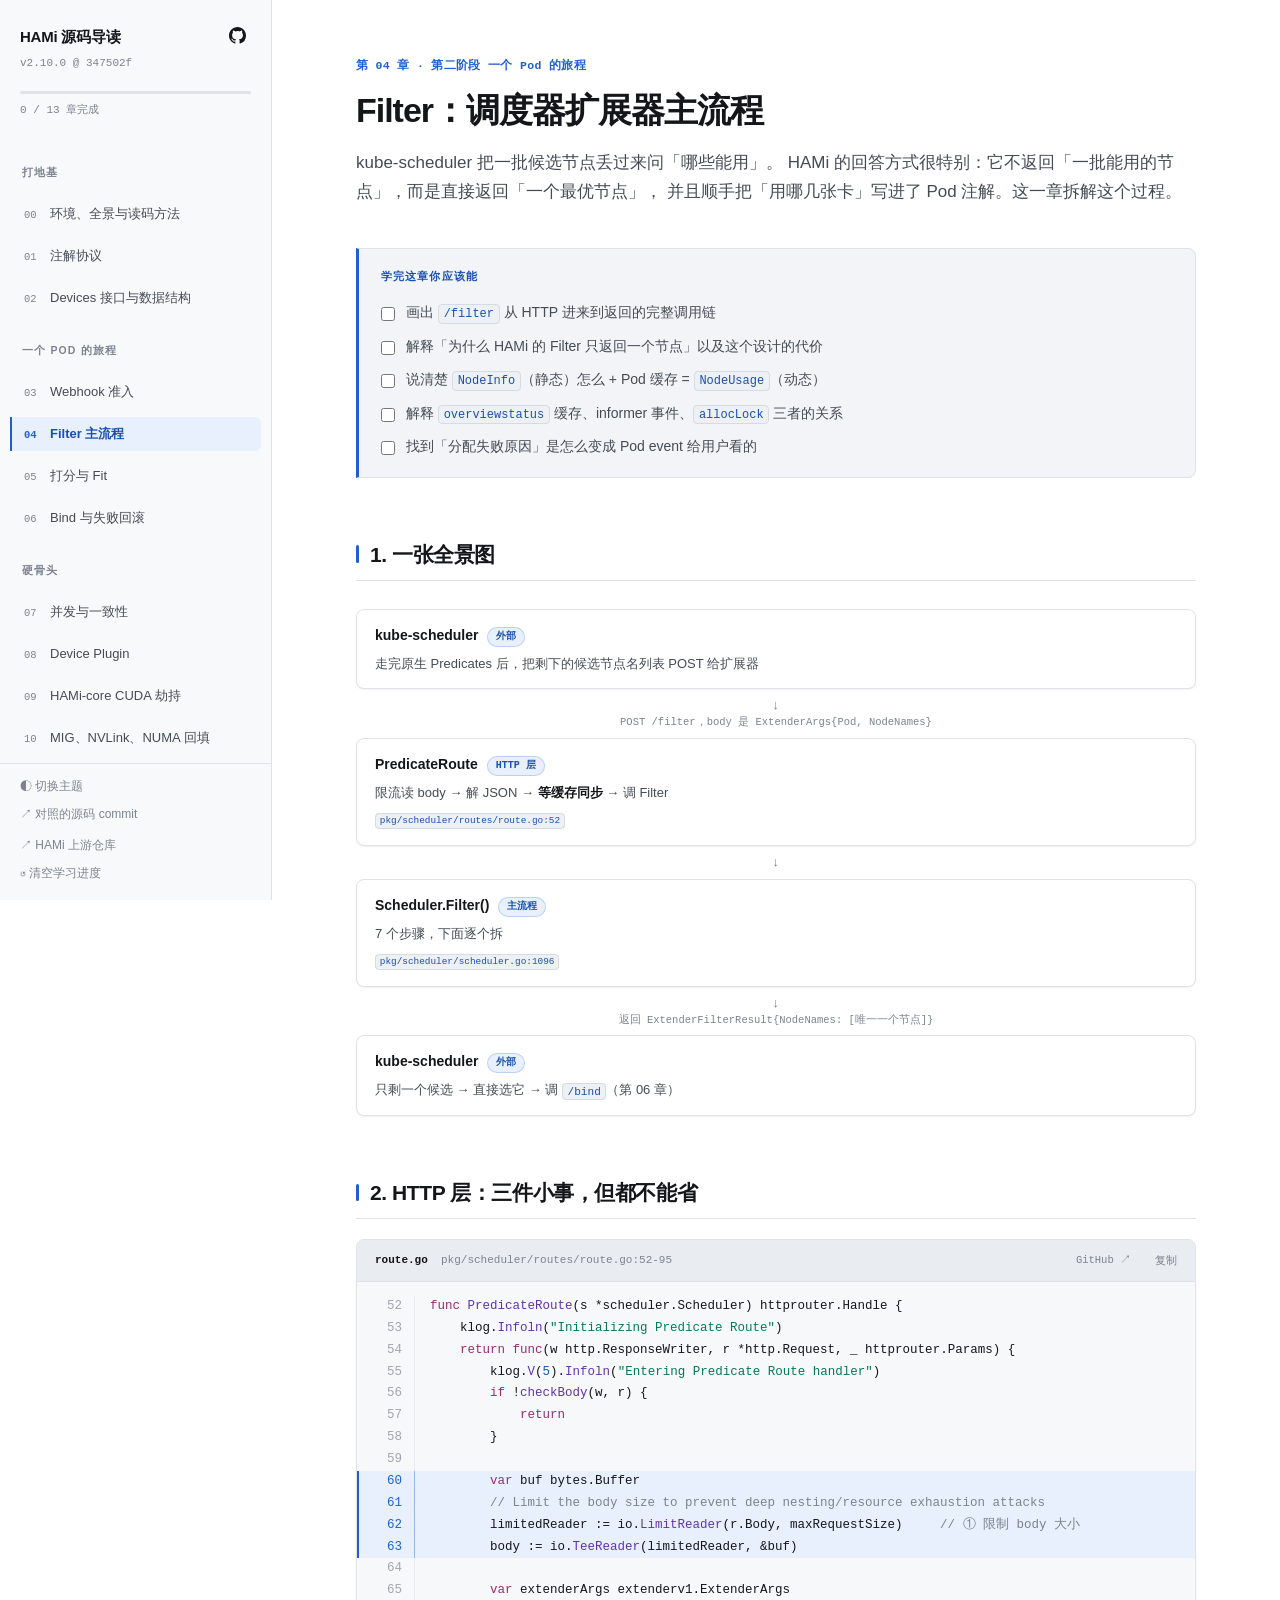
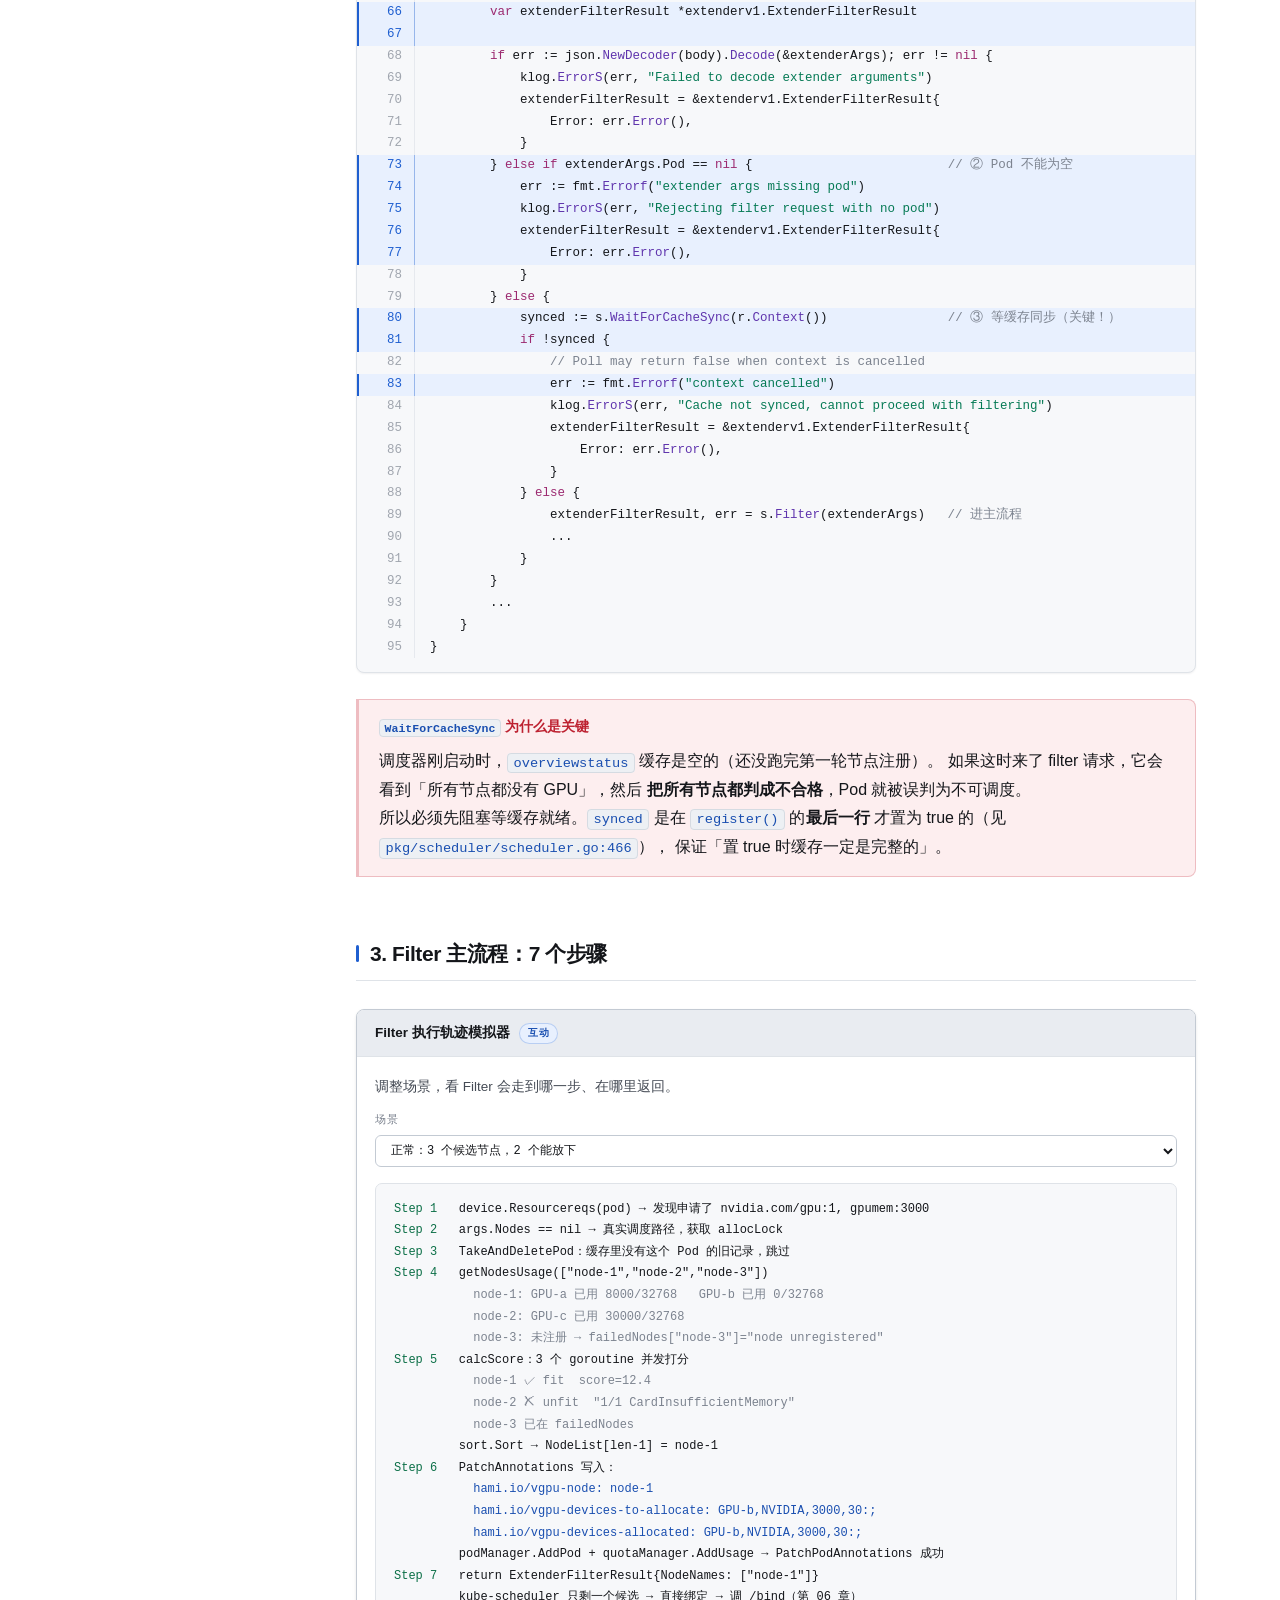
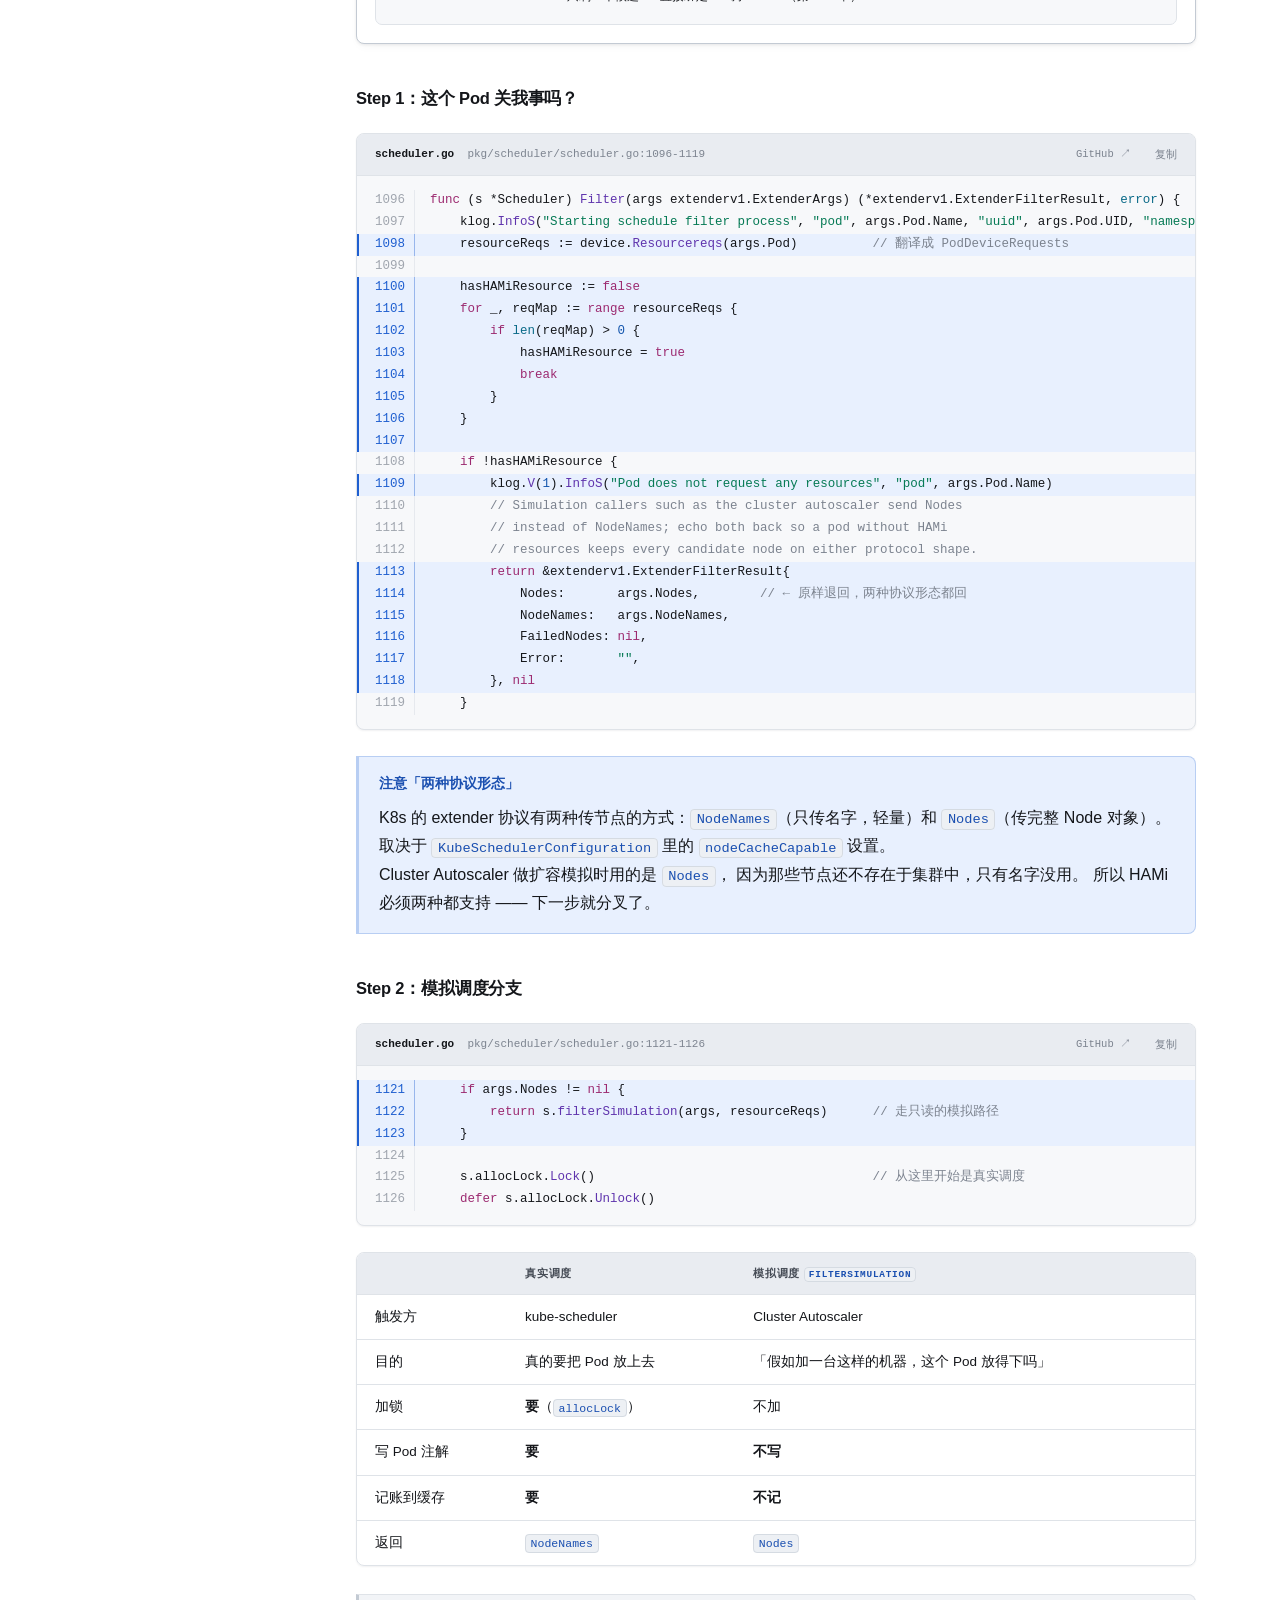
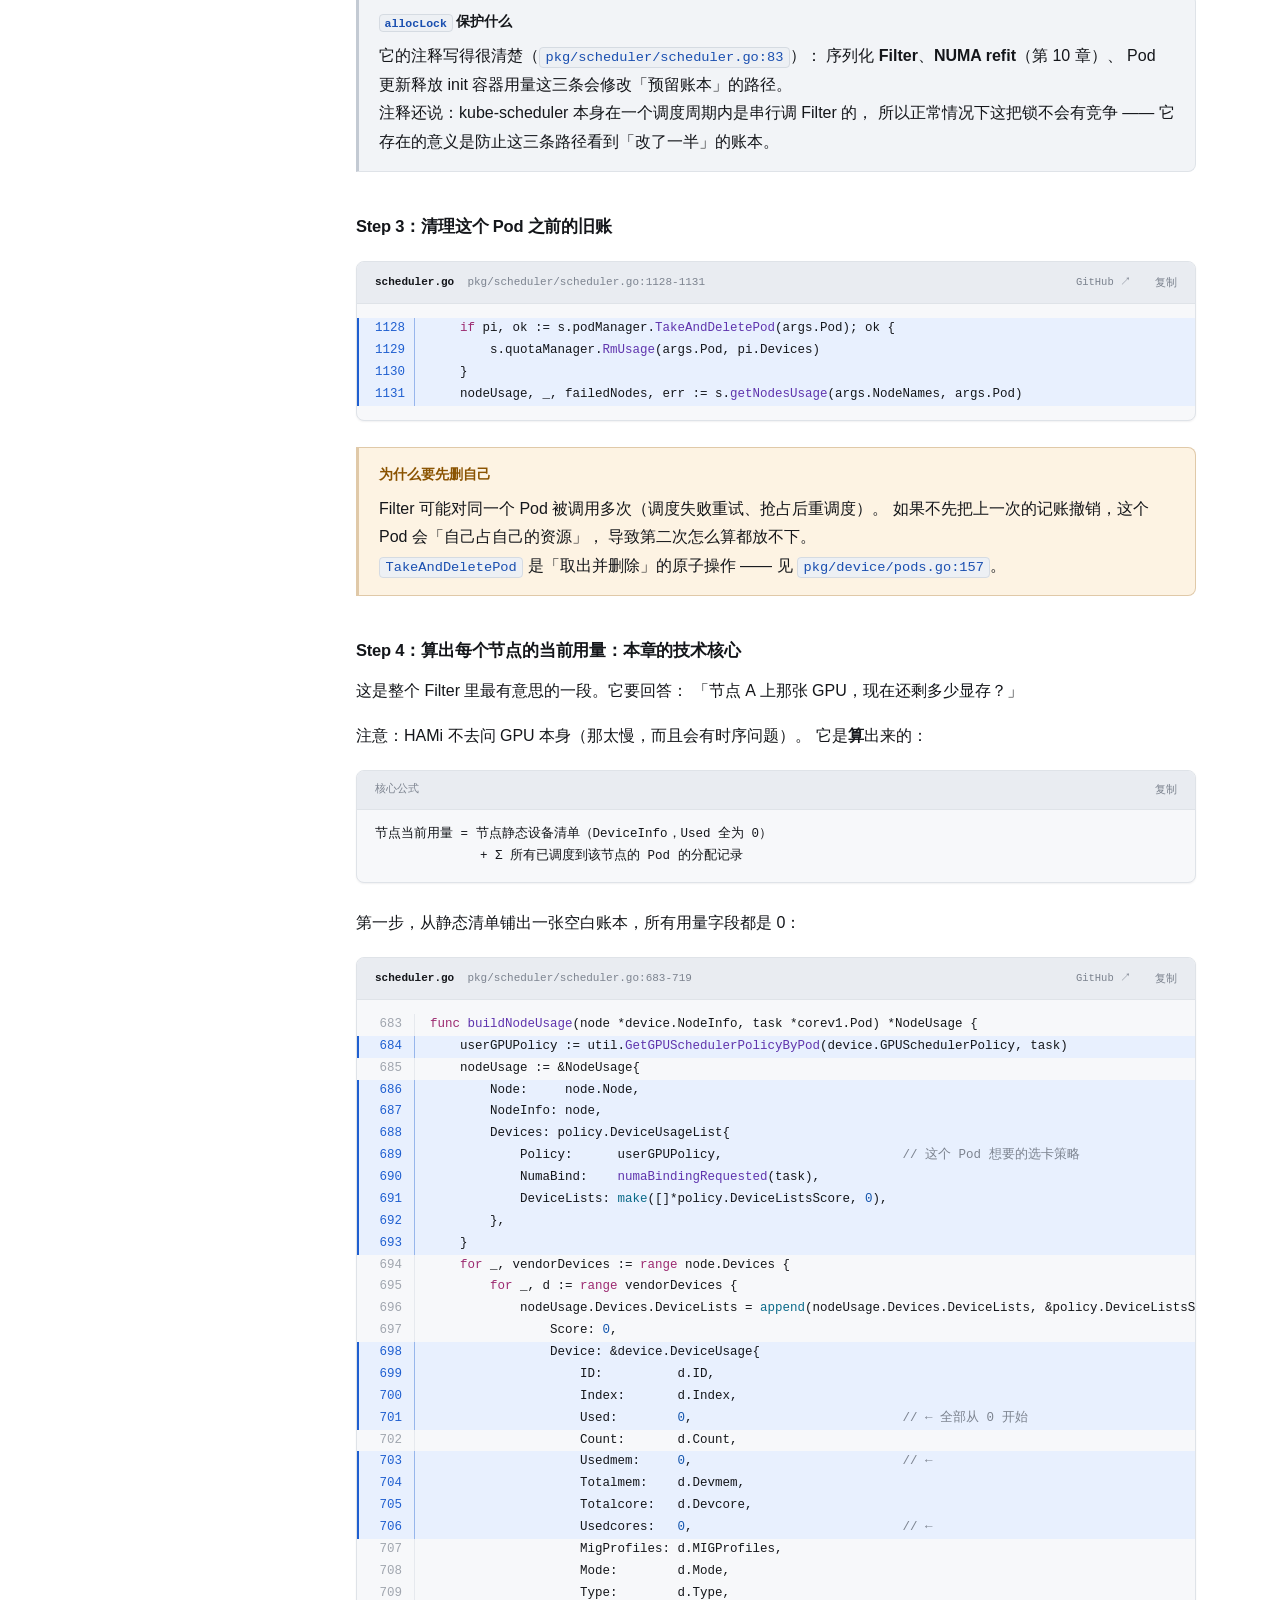
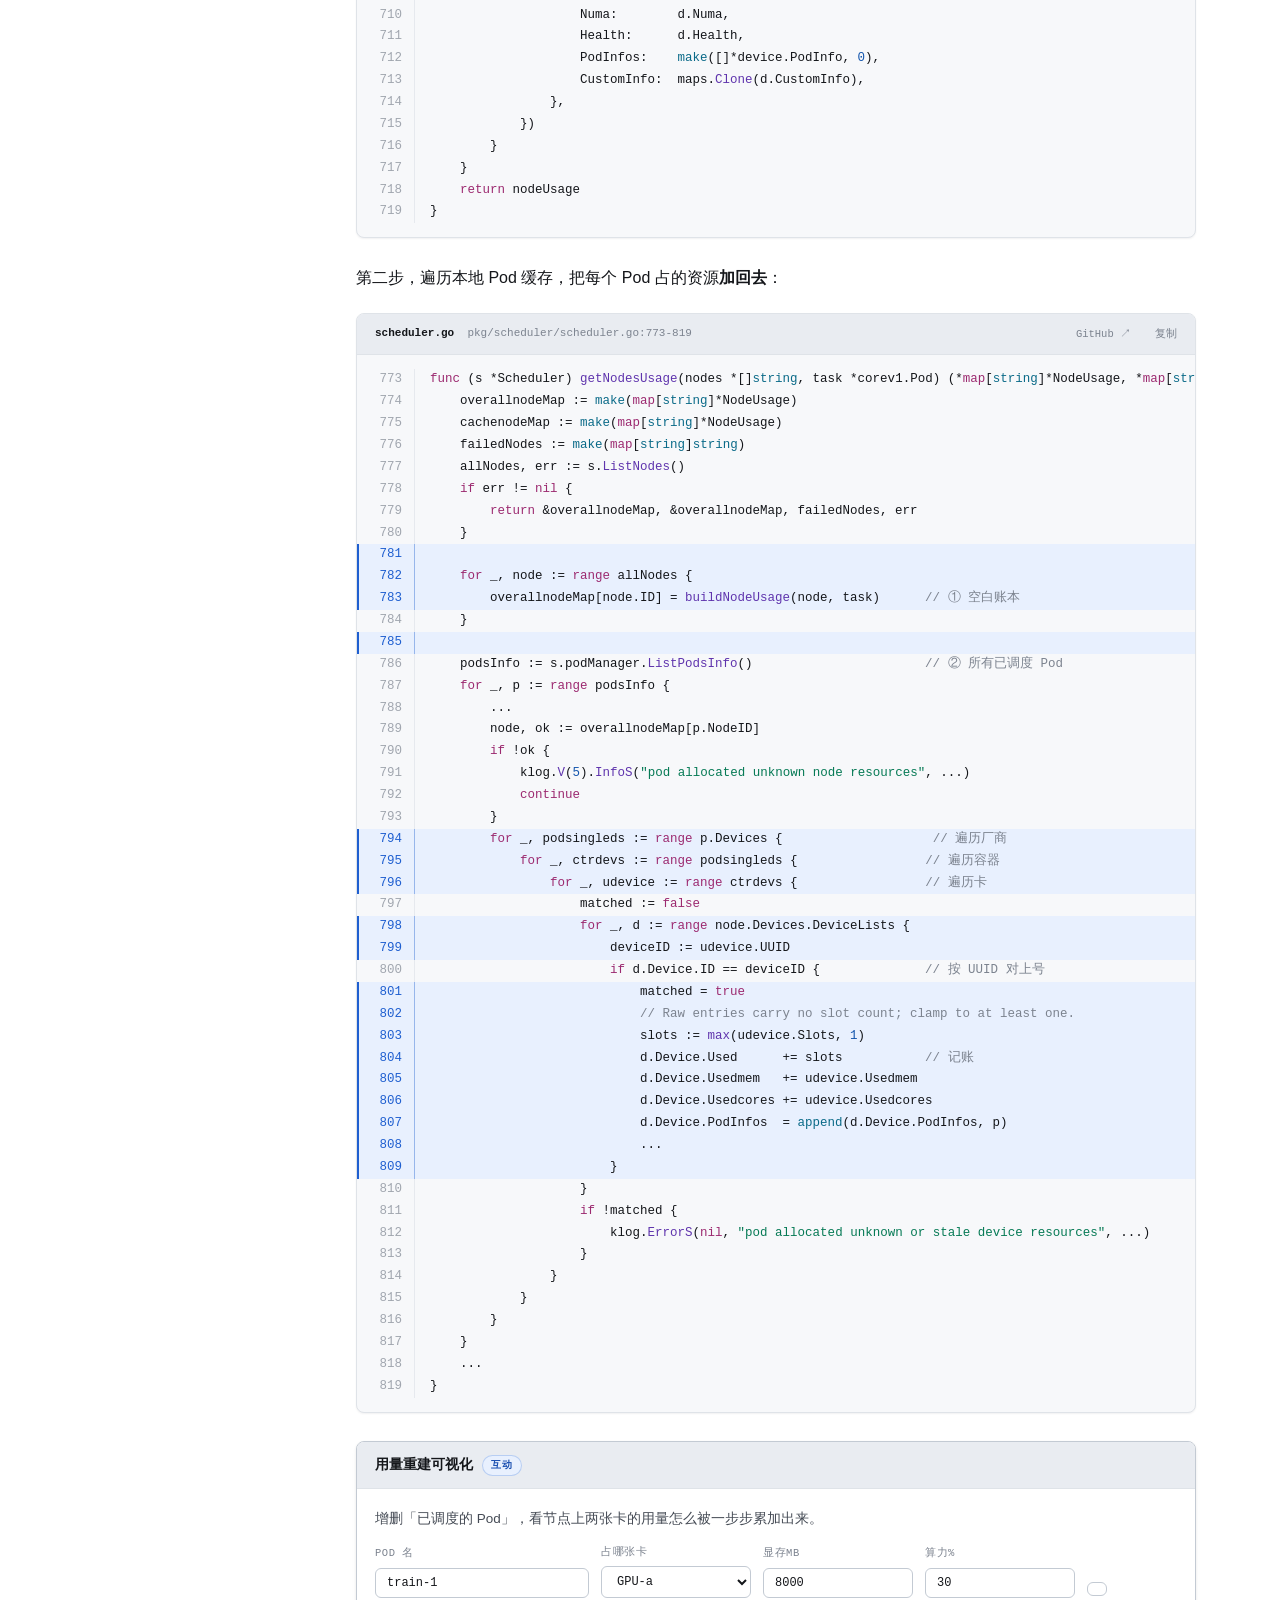
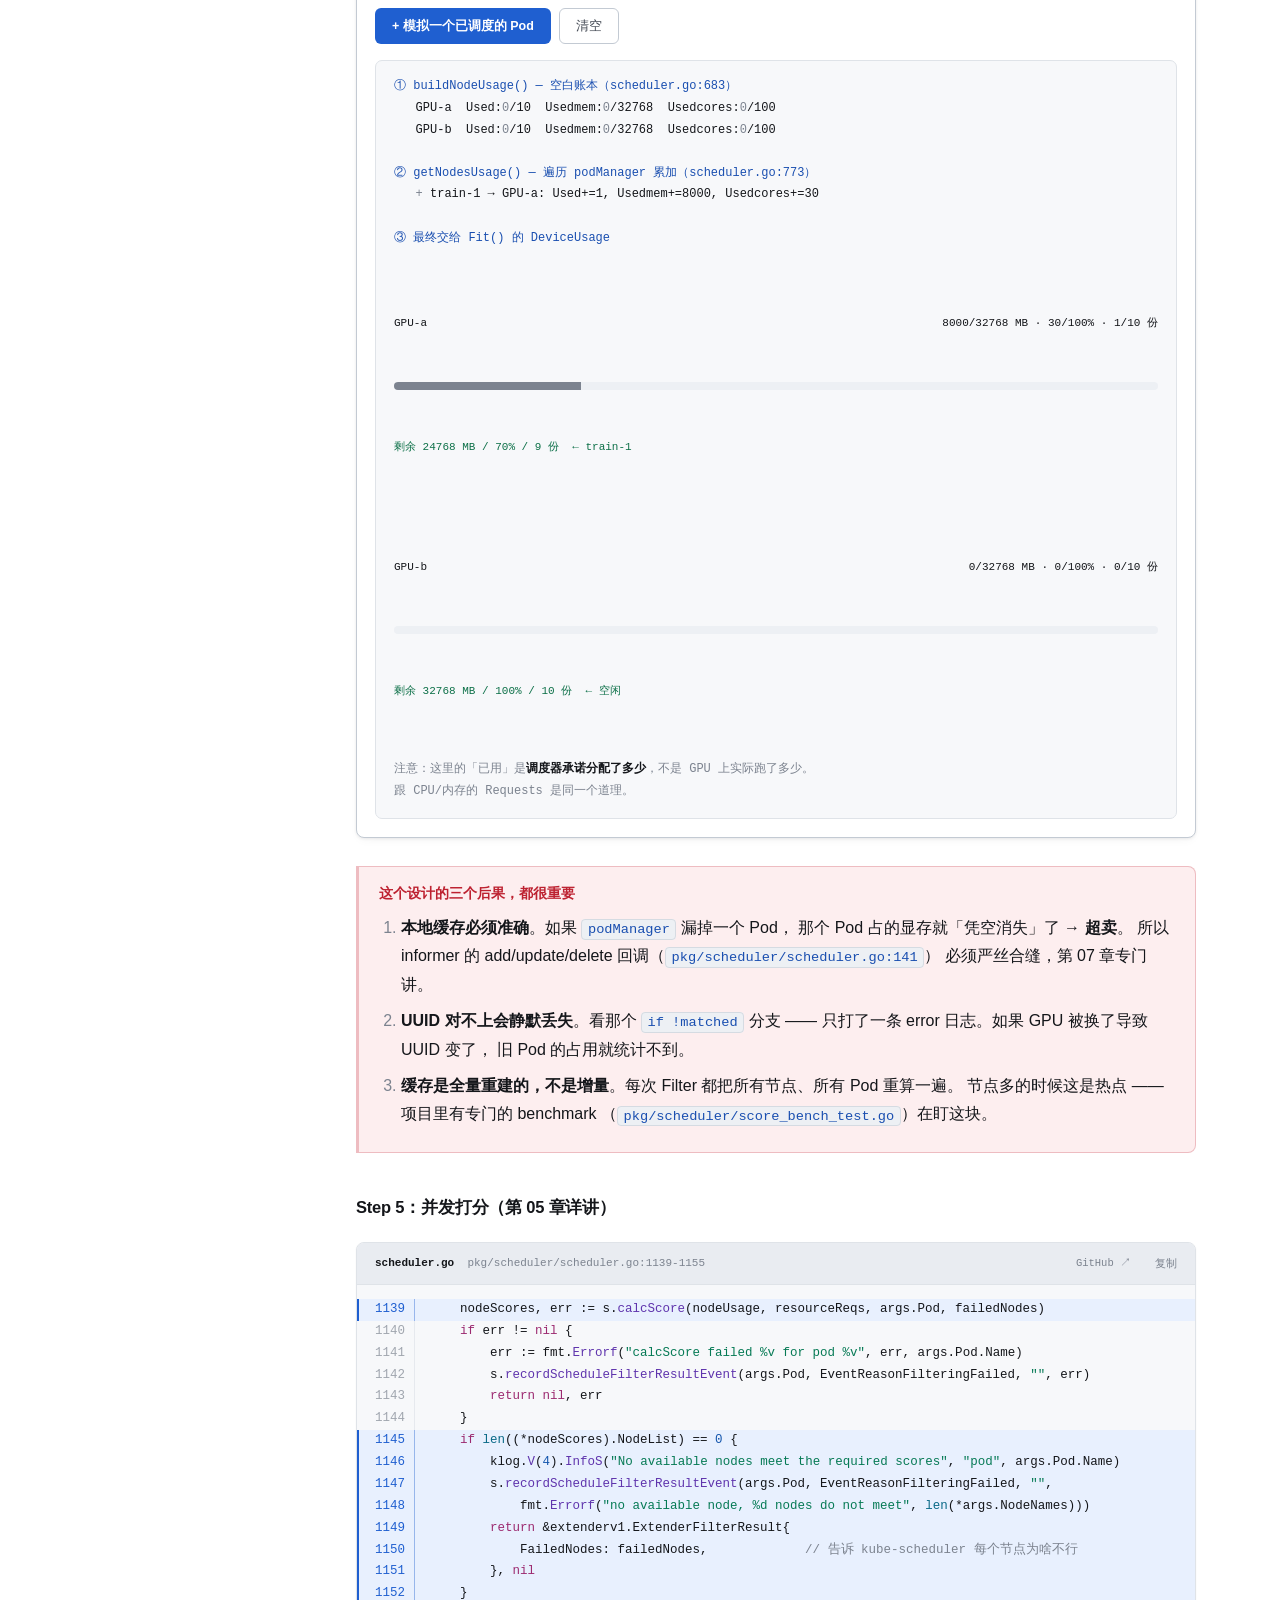
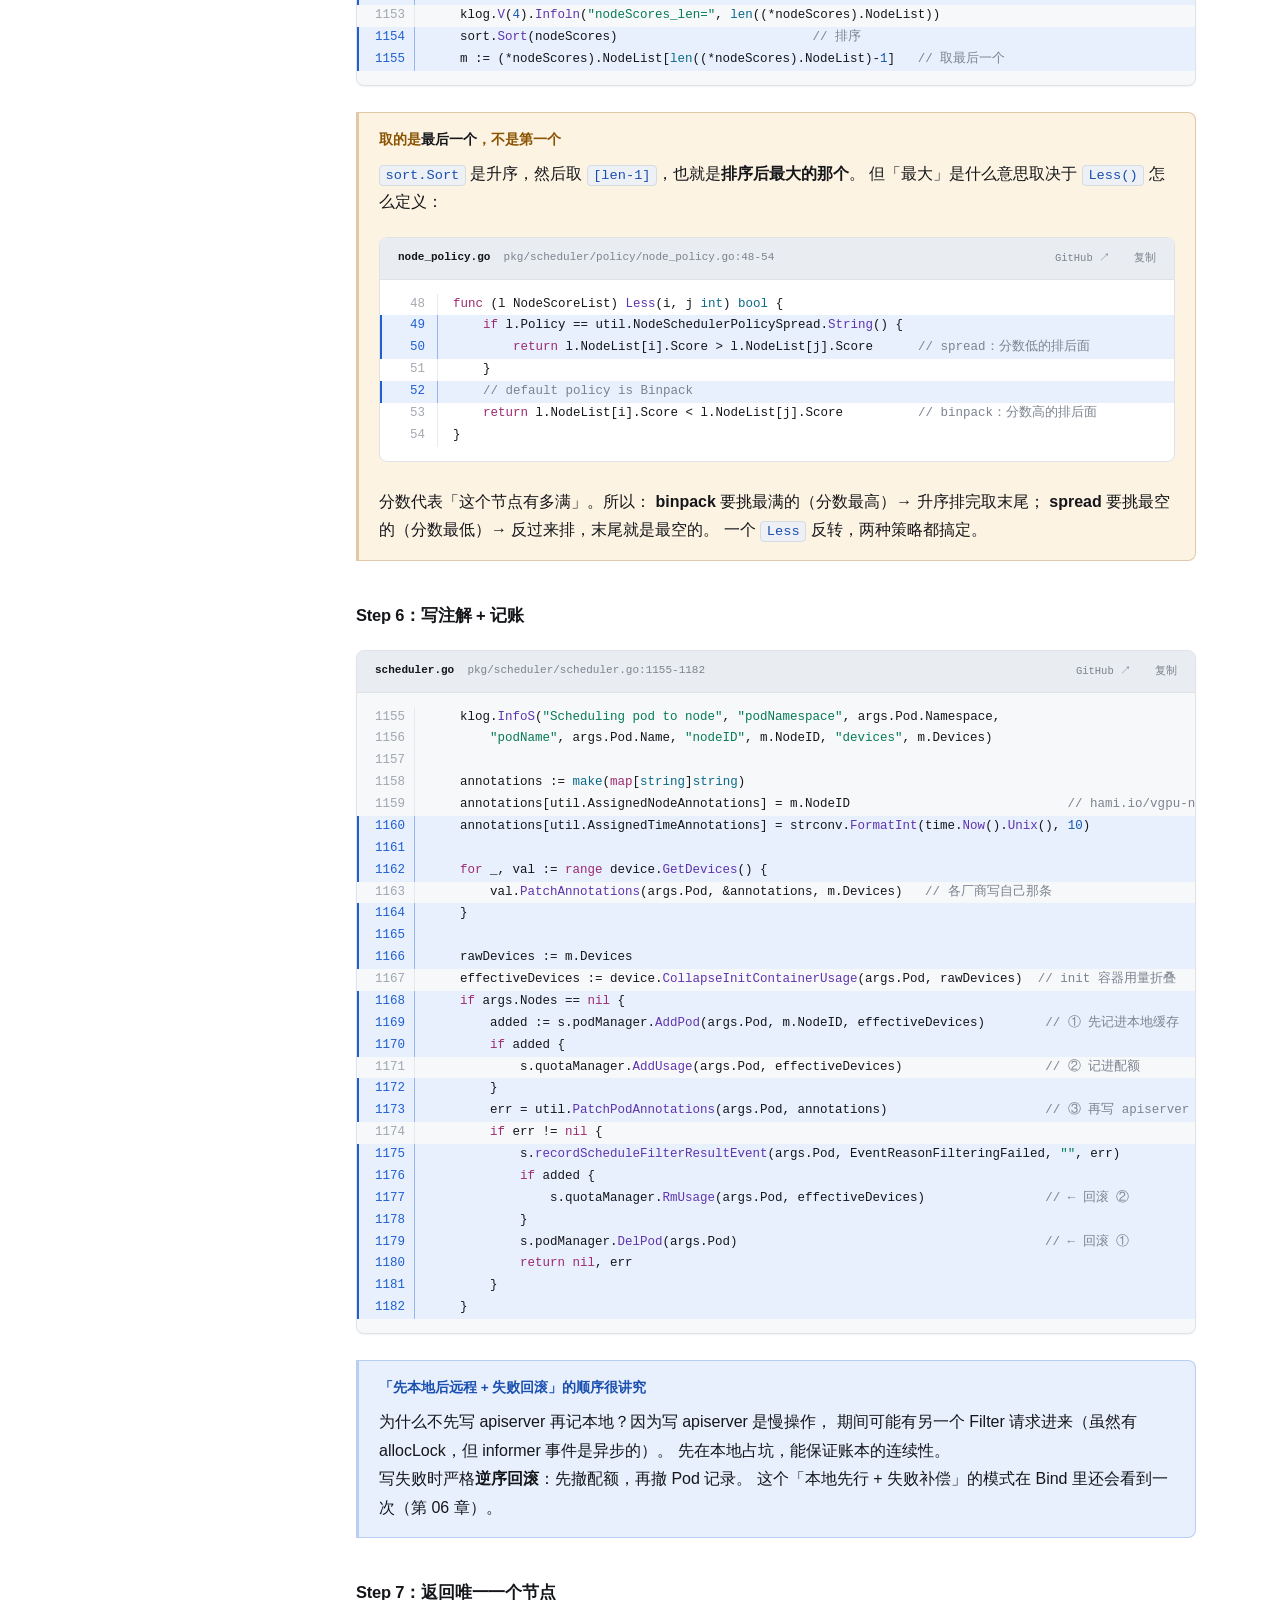
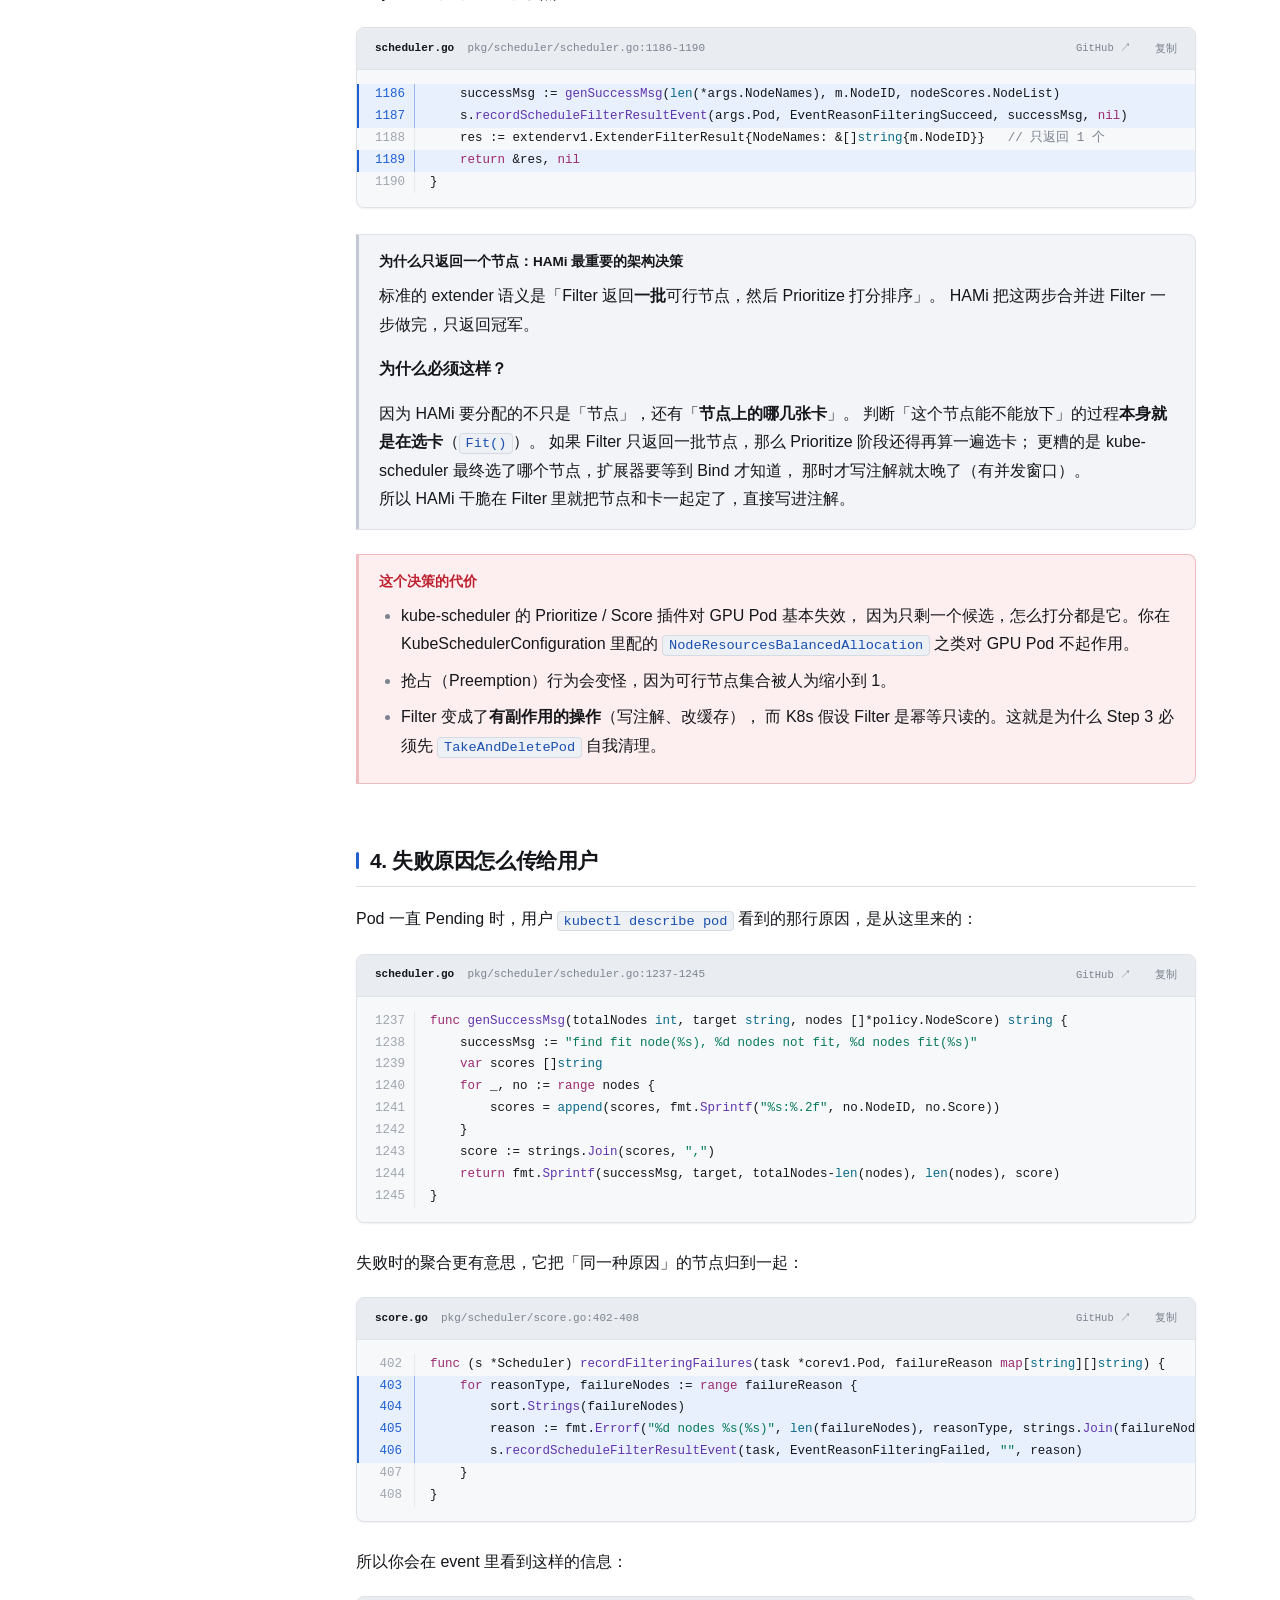
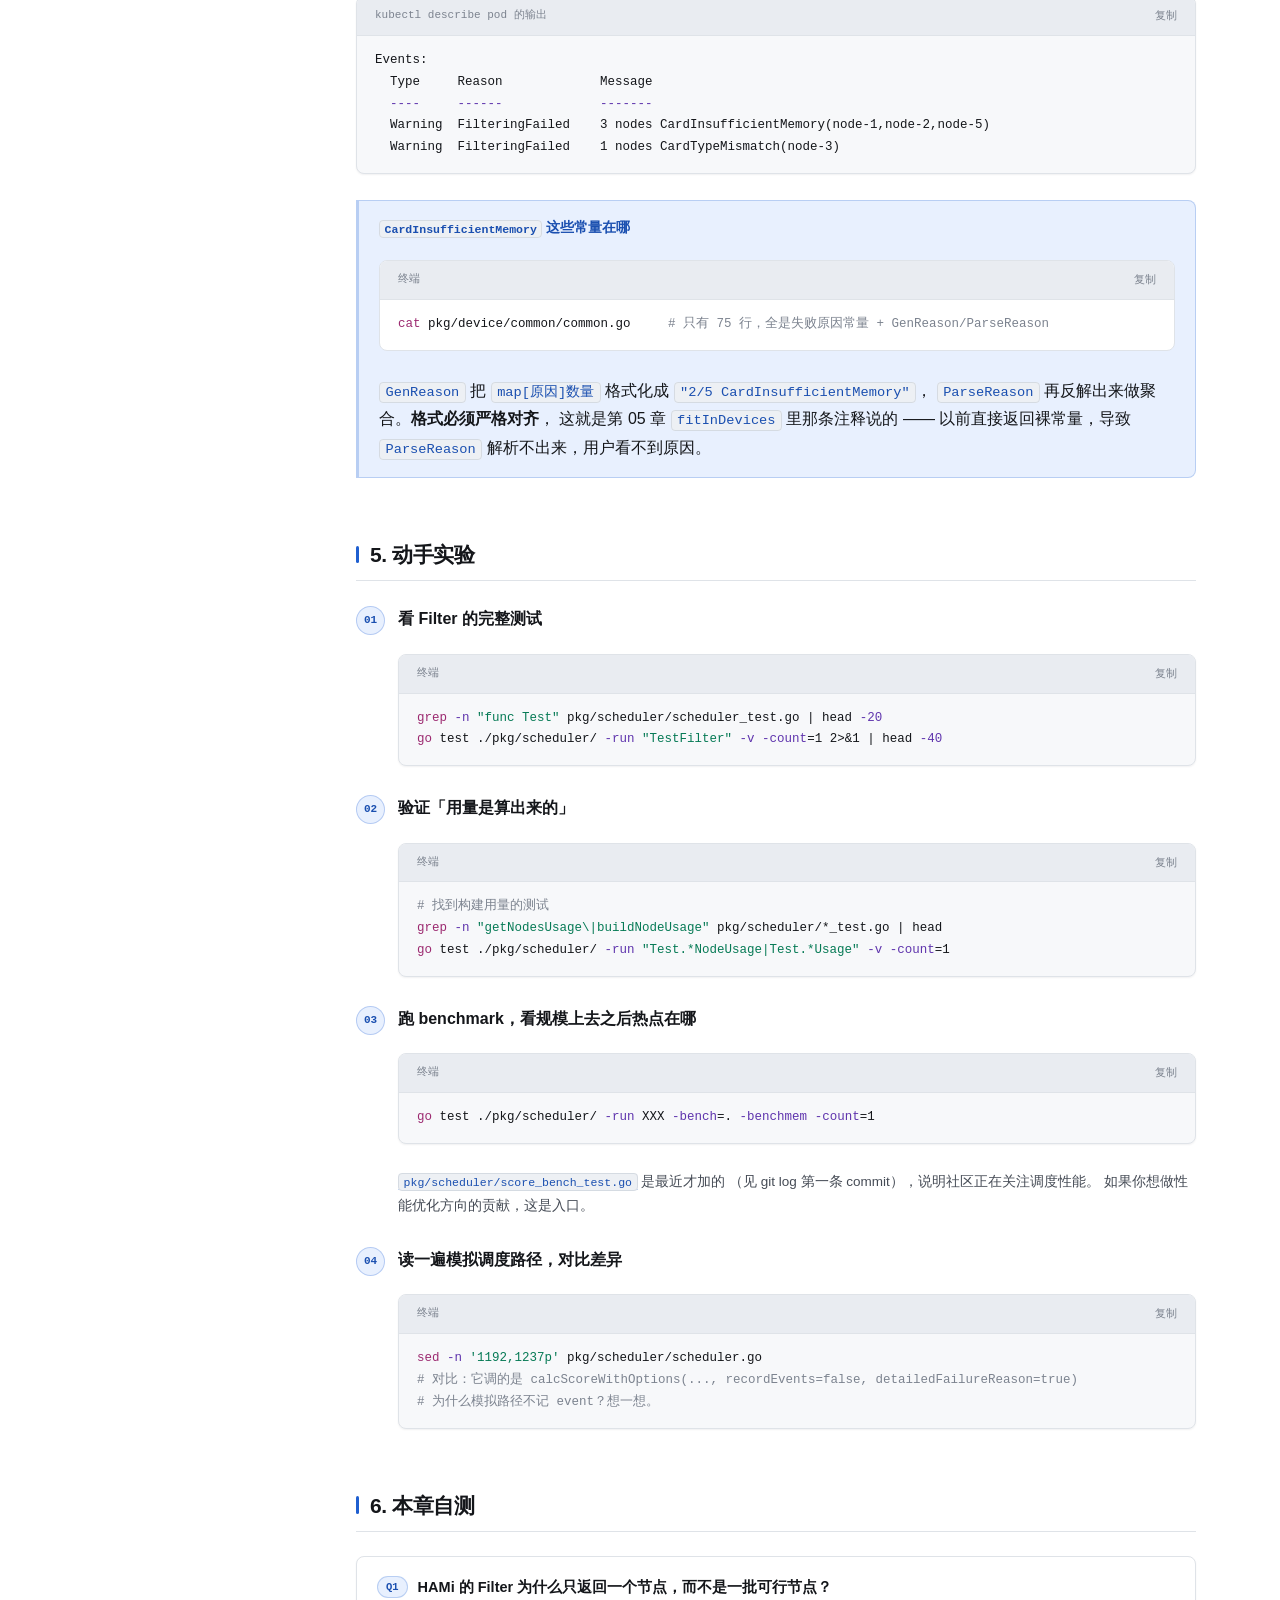
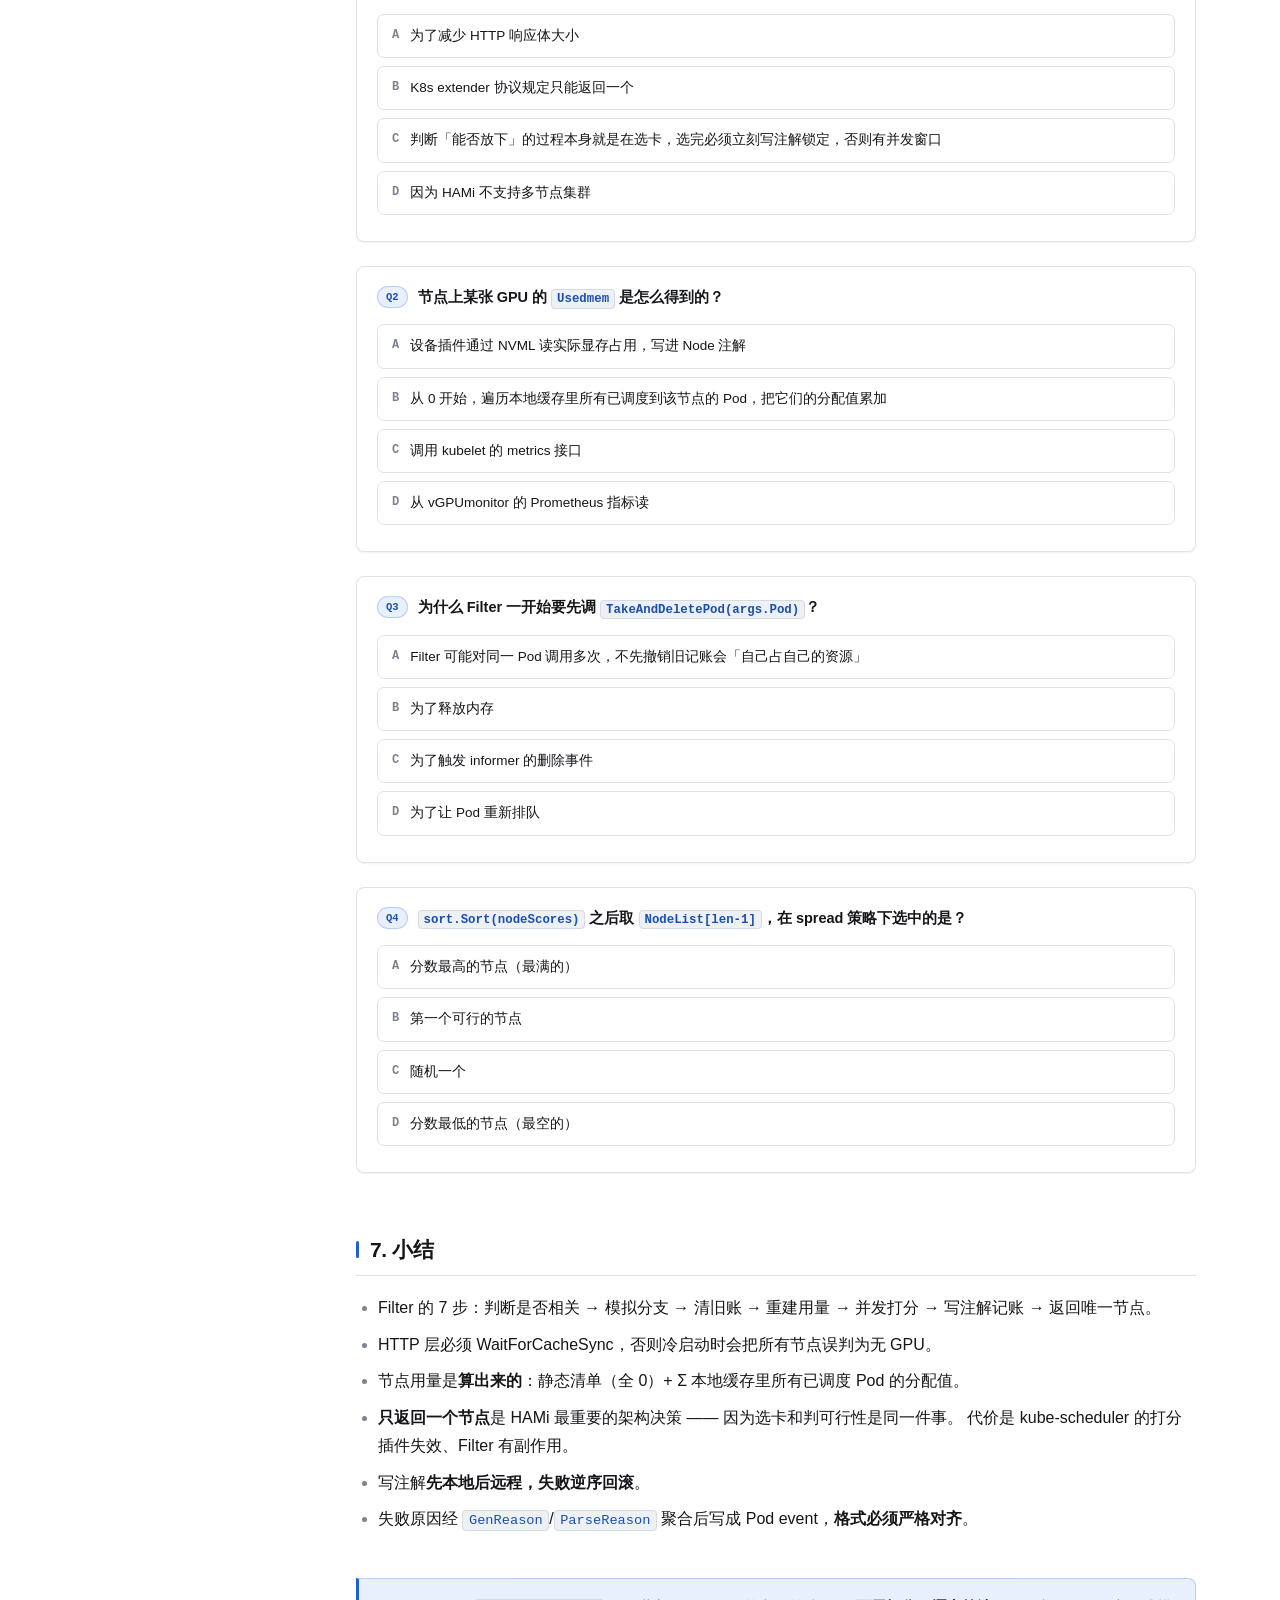
<file: chapters/04-filter.html>
<!DOCTYPE html>
<html lang="zh-CN">
<head>
<meta charset="utf-8">
<meta name="viewport" content="width=device-width, initial-scale=1">
<title>04 · Filter 主流程 — HAMi 源码导读</title>
<link rel="stylesheet" href="../assets/css/style.css">
<link rel="icon" href="data:image/svg+xml,%3Csvg xmlns='http://www.w3.org/2000/svg' viewBox='0 0 32 32'%3E%3Crect width='32' height='32' rx='7' fill='%2316181d'/%3E%3Ctext x='16' y='23' font-size='17' font-family='monospace' font-weight='bold' fill='%23fff' text-anchor='middle'%3EH%3C/text%3E%3C/svg%3E">
</head>
<body>
<div class="layout">
  <nav class="sidebar" id="sidebar"></nav>
  <main class="main">

    <div class="page-kicker">第 04 章 · 第二阶段 一个 Pod 的旅程</div>
    <h1 class="page-title">Filter：调度器扩展器主流程</h1>
    <p class="page-lede">
      kube-scheduler 把一批候选节点丢过来问「哪些能用」。
      HAMi 的回答方式很特别：它不返回「一批能用的节点」，而是直接返回「一个最优节点」，
      并且顺手把「用哪几张卡」写进了 Pod 注解。这一章拆解这个过程。
    </p>

    <div class="goals">
      <h3>学完这章你应该能</h3>
      <ul>
        <li>画出 <code>/filter</code> 从 HTTP 进来到返回的完整调用链</li>
        <li>解释「为什么 HAMi 的 Filter 只返回一个节点」以及这个设计的代价</li>
        <li>说清楚 <code>NodeInfo</code>（静态）怎么 + Pod 缓存 = <code>NodeUsage</code>（动态）</li>
        <li>解释 <code>overviewstatus</code> 缓存、informer 事件、<code>allocLock</code> 三者的关系</li>
        <li>找到「分配失败原因」是怎么变成 Pod event 给用户看的</li>
      </ul>
    </div>

    <h2>1. 一张全景图</h2>

    <div class="flow">
      <div class="node">
        <div class="h">kube-scheduler<span class="tag">外部</span></div>
        <div class="d">走完原生 Predicates 后，把剩下的候选节点名列表 POST 给扩展器</div>
      </div>
      <div class="arrow">↓<span class="lbl">POST /filter，body 是 ExtenderArgs{Pod, NodeNames}</span></div>
      <div class="node">
        <div class="h">PredicateRoute<span class="tag">HTTP 层</span></div>
        <div class="d">限流读 body → 解 JSON → <b>等缓存同步</b> → 调 Filter</div>
        <div class="src"><span data-srcref="pkg/scheduler/routes/route.go:52"></span></div>
      </div>
      <div class="arrow">↓</div>
      <div class="node">
        <div class="h">Scheduler.Filter()<span class="tag">主流程</span></div>
        <div class="d">7 个步骤，下面逐个拆</div>
        <div class="src"><span data-srcref="pkg/scheduler/scheduler.go:1096"></span></div>
      </div>
      <div class="arrow">↓<span class="lbl">返回 ExtenderFilterResult{NodeNames: [唯一一个节点]}</span></div>
      <div class="node">
        <div class="h">kube-scheduler<span class="tag">外部</span></div>
        <div class="d">只剩一个候选 → 直接选它 → 调 <code>/bind</code>（第 06 章）</div>
      </div>
    </div>

    <h2>2. HTTP 层：三件小事，但都不能省</h2>

    <div class="codeblock" data-file="pkg/scheduler/routes/route.go" data-start="52" data-lang="go" data-hl="9-12,15-16,22-26,29-30,32">
<pre><code>func PredicateRoute(s *scheduler.Scheduler) httprouter.Handle {
	klog.Infoln("Initializing Predicate Route")
	return func(w http.ResponseWriter, r *http.Request, _ httprouter.Params) {
		klog.V(5).Infoln("Entering Predicate Route handler")
		if !checkBody(w, r) {
			return
		}

		var buf bytes.Buffer
		// Limit the body size to prevent deep nesting/resource exhaustion attacks
		limitedReader := io.LimitReader(r.Body, maxRequestSize)     // ① 限制 body 大小
		body := io.TeeReader(limitedReader, &amp;buf)

		var extenderArgs extenderv1.ExtenderArgs
		var extenderFilterResult *extenderv1.ExtenderFilterResult

		if err := json.NewDecoder(body).Decode(&amp;extenderArgs); err != nil {
			klog.ErrorS(err, "Failed to decode extender arguments")
			extenderFilterResult = &amp;extenderv1.ExtenderFilterResult{
				Error: err.Error(),
			}
		} else if extenderArgs.Pod == nil {                          // ② Pod 不能为空
			err := fmt.Errorf("extender args missing pod")
			klog.ErrorS(err, "Rejecting filter request with no pod")
			extenderFilterResult = &amp;extenderv1.ExtenderFilterResult{
				Error: err.Error(),
			}
		} else {
			synced := s.WaitForCacheSync(r.Context())                // ③ 等缓存同步（关键！）
			if !synced {
				// Poll may return false when context is cancelled
				err := fmt.Errorf("context cancelled")
				klog.ErrorS(err, "Cache not synced, cannot proceed with filtering")
				extenderFilterResult = &amp;extenderv1.ExtenderFilterResult{
					Error: err.Error(),
				}
			} else {
				extenderFilterResult, err = s.Filter(extenderArgs)   // 进主流程
				...
			}
		}
		...
	}
}</code></pre>
    </div>

    <div class="note trap">
      <div class="t"><code>WaitForCacheSync</code> 为什么是关键</div>
      <p style="margin-bottom:0">
        调度器刚启动时，<code>overviewstatus</code> 缓存是空的（还没跑完第一轮节点注册）。
        如果这时来了 filter 请求，它会看到「所有节点都没有 GPU」，然后
        <strong>把所有节点都判成不合格</strong>，Pod 就被误判为不可调度。
        <br>所以必须先阻塞等缓存就绪。<code>synced</code> 是在 <code>register()</code> 的<strong>最后一行</strong>
        才置为 true 的（见 <span data-srcref="pkg/scheduler/scheduler.go:466"></span>），
        保证「置 true 时缓存一定是完整的」。
      </p>
    </div>

    <h2>3. Filter 主流程：7 个步骤</h2>

    <div class="lab">
      <header>Filter 执行轨迹模拟器<span class="badge">互动</span></header>
      <div class="body">
        <p style="font-size:13.5px;color:var(--fg-soft);margin-bottom:12px">
          调整场景，看 Filter 会走到哪一步、在哪里返回。
        </p>
        <div class="field-row">
          <div style="flex:1 1 200px">
            <label class="f">场景</label>
            <select id="filterScene">
              <option value="normal">正常：3 个候选节点，2 个能放下</option>
              <option value="noresource">Pod 不申请任何 HAMi 资源</option>
              <option value="simulation">Cluster Autoscaler 模拟调度（args.Nodes 非空）</option>
              <option value="allfail">所有节点都放不下</option>
              <option value="patchfail">选中节点了，但写注解失败</option>
              <option value="rescheduled">Pod 之前被调度过，现在重新进 Filter</option>
            </select>
          </div>
        </div>
        <div class="out" id="filterOut"></div>
      </div>
    </div>

    <h3>Step 1：这个 Pod 关我事吗？</h3>

    <div class="codeblock" data-file="pkg/scheduler/scheduler.go" data-start="1096" data-lang="go" data-hl="3,5-12,14,18-23">
<pre><code>func (s *Scheduler) Filter(args extenderv1.ExtenderArgs) (*extenderv1.ExtenderFilterResult, error) {
	klog.InfoS("Starting schedule filter process", "pod", args.Pod.Name, "uuid", args.Pod.UID, "namespace", args.Pod.Namespace)
	resourceReqs := device.Resourcereqs(args.Pod)          // 翻译成 PodDeviceRequests

	hasHAMiResource := false
	for _, reqMap := range resourceReqs {
		if len(reqMap) &gt; 0 {
			hasHAMiResource = true
			break
		}
	}

	if !hasHAMiResource {
		klog.V(1).InfoS("Pod does not request any resources", "pod", args.Pod.Name)
		// Simulation callers such as the cluster autoscaler send Nodes
		// instead of NodeNames; echo both back so a pod without HAMi
		// resources keeps every candidate node on either protocol shape.
		return &amp;extenderv1.ExtenderFilterResult{
			Nodes:       args.Nodes,        // ← 原样退回，两种协议形态都回
			NodeNames:   args.NodeNames,
			FailedNodes: nil,
			Error:       "",
		}, nil
	}</code></pre>
    </div>

    <div class="note tip">
      <div class="t">注意「两种协议形态」</div>
      <p style="margin-bottom:0">
        K8s 的 extender 协议有两种传节点的方式：<code>NodeNames</code>（只传名字，轻量）和
        <code>Nodes</code>（传完整 Node 对象）。取决于 <code>KubeSchedulerConfiguration</code> 里的
        <code>nodeCacheCapable</code> 设置。
        <br>Cluster Autoscaler 做扩容模拟时用的是 <code>Nodes</code>，
        因为那些节点还不存在于集群中，只有名字没用。
        所以 HAMi 必须两种都支持 —— 下一步就分叉了。
      </p>
    </div>

    <h3>Step 2：模拟调度分支</h3>

    <div class="codeblock" data-file="pkg/scheduler/scheduler.go" data-start="1121" data-lang="go" data-hl="1-3">
<pre><code>	if args.Nodes != nil {
		return s.filterSimulation(args, resourceReqs)      // 走只读的模拟路径
	}

	s.allocLock.Lock()                                     // 从这里开始是真实调度
	defer s.allocLock.Unlock()</code></pre>
    </div>

    <div class="tbl-wrap">
    <table>
      <tr><th style="width:150px"></th><th>真实调度</th><th>模拟调度 <code>filterSimulation</code></th></tr>
      <tr><td>触发方</td><td>kube-scheduler</td><td>Cluster Autoscaler</td></tr>
      <tr><td>目的</td><td>真的要把 Pod 放上去</td><td>「假如加一台这样的机器，这个 Pod 放得下吗」</td></tr>
      <tr><td>加锁</td><td><b>要</b>（<code>allocLock</code>）</td><td>不加</td></tr>
      <tr><td>写 Pod 注解</td><td><b>要</b></td><td><b>不写</b></td></tr>
      <tr><td>记账到缓存</td><td><b>要</b></td><td><b>不记</b></td></tr>
      <tr><td>返回</td><td><code>NodeNames</code></td><td><code>Nodes</code></td></tr>
    </table>
    </div>

    <div class="note">
      <div class="t"><code>allocLock</code> 保护什么</div>
      <p style="margin-bottom:0">
        它的注释写得很清楚（<span data-srcref="pkg/scheduler/scheduler.go:83"></span>）：
        序列化 <strong>Filter</strong>、<strong>NUMA refit</strong>（第 10 章）、
        Pod 更新释放 init 容器用量这三条会修改「预留账本」的路径。
        <br>注释还说：kube-scheduler 本身在一个调度周期内是串行调 Filter 的，
        所以正常情况下这把锁不会有竞争 —— 它存在的意义是防止这三条路径看到「改了一半」的账本。
      </p>
    </div>

    <h3>Step 3：清理这个 Pod 之前的旧账</h3>

    <div class="codeblock" data-file="pkg/scheduler/scheduler.go" data-start="1128" data-lang="go" data-hl="1-4">
<pre><code>	if pi, ok := s.podManager.TakeAndDeletePod(args.Pod); ok {
		s.quotaManager.RmUsage(args.Pod, pi.Devices)
	}
	nodeUsage, _, failedNodes, err := s.getNodesUsage(args.NodeNames, args.Pod)</code></pre>
    </div>

    <div class="note warn">
      <div class="t">为什么要先删自己</div>
      <p style="margin-bottom:0">
        Filter 可能对同一个 Pod 被调用多次（调度失败重试、抢占后重调度）。
        如果不先把上一次的记账撤销，这个 Pod 会「自己占自己的资源」，
        导致第二次怎么算都放不下。
        <br><code>TakeAndDeletePod</code> 是「取出并删除」的原子操作 —— 见 <span data-srcref="pkg/device/pods.go:157"></span>。
      </p>
    </div>

    <h3>Step 4：算出每个节点的当前用量：本章的技术核心</h3>

    <p>
      这是整个 Filter 里最有意思的一段。它要回答：
      「节点 A 上那张 GPU，现在还剩多少显存？」
    </p>

    <p>
      注意：HAMi 不去问 GPU 本身（那太慢，而且会有时序问题）。
      它是<strong>算</strong>出来的：
    </p>

    <div class="codeblock" data-lang="text" data-title="核心公式">
<pre><code>节点当前用量 = 节点静态设备清单（DeviceInfo，Used 全为 0）
              + Σ 所有已调度到该节点的 Pod 的分配记录</code></pre>
    </div>

    <p>第一步，从静态清单铺出一张空白账本，所有用量字段都是 0：</p>

    <div class="codeblock" data-file="pkg/scheduler/scheduler.go" data-start="683" data-lang="go" data-hl="2,4-11,16-19,21-24">
<pre><code>func buildNodeUsage(node *device.NodeInfo, task *corev1.Pod) *NodeUsage {
	userGPUPolicy := util.GetGPUSchedulerPolicyByPod(device.GPUSchedulerPolicy, task)
	nodeUsage := &amp;NodeUsage{
		Node:     node.Node,
		NodeInfo: node,
		Devices: policy.DeviceUsageList{
			Policy:      userGPUPolicy,                        // 这个 Pod 想要的选卡策略
			NumaBind:    numaBindingRequested(task),
			DeviceLists: make([]*policy.DeviceListsScore, 0),
		},
	}
	for _, vendorDevices := range node.Devices {
		for _, d := range vendorDevices {
			nodeUsage.Devices.DeviceLists = append(nodeUsage.Devices.DeviceLists, &amp;policy.DeviceListsScore{
				Score: 0,
				Device: &amp;device.DeviceUsage{
					ID:          d.ID,
					Index:       d.Index,
					Used:        0,                            // ← 全部从 0 开始
					Count:       d.Count,
					Usedmem:     0,                            // ←
					Totalmem:    d.Devmem,
					Totalcore:   d.Devcore,
					Usedcores:   0,                            // ←
					MigProfiles: d.MIGProfiles,
					Mode:        d.Mode,
					Type:        d.Type,
					Numa:        d.Numa,
					Health:      d.Health,
					PodInfos:    make([]*device.PodInfo, 0),
					CustomInfo:  maps.Clone(d.CustomInfo),
				},
			})
		}
	}
	return nodeUsage
}</code></pre>
    </div>

    <p>第二步，遍历本地 Pod 缓存，把每个 Pod 占的资源<strong>加回去</strong>：</p>

    <div class="codeblock" data-file="pkg/scheduler/scheduler.go" data-start="773" data-lang="go" data-hl="9-11,13,22-24,26-27,29-37">
<pre><code>func (s *Scheduler) getNodesUsage(nodes *[]string, task *corev1.Pod) (*map[string]*NodeUsage, *map[string]*NodeUsage, map[string]string, error) {
	overallnodeMap := make(map[string]*NodeUsage)
	cachenodeMap := make(map[string]*NodeUsage)
	failedNodes := make(map[string]string)
	allNodes, err := s.ListNodes()
	if err != nil {
		return &amp;overallnodeMap, &amp;overallnodeMap, failedNodes, err
	}

	for _, node := range allNodes {
		overallnodeMap[node.ID] = buildNodeUsage(node, task)      // ① 空白账本
	}

	podsInfo := s.podManager.ListPodsInfo()                       // ② 所有已调度 Pod
	for _, p := range podsInfo {
		...
		node, ok := overallnodeMap[p.NodeID]
		if !ok {
			klog.V(5).InfoS("pod allocated unknown node resources", ...)
			continue
		}
		for _, podsingleds := range p.Devices {                    // 遍历厂商
			for _, ctrdevs := range podsingleds {                 // 遍历容器
				for _, udevice := range ctrdevs {                 // 遍历卡
					matched := false
					for _, d := range node.Devices.DeviceLists {
						deviceID := udevice.UUID
						if d.Device.ID == deviceID {              // 按 UUID 对上号
							matched = true
							// Raw entries carry no slot count; clamp to at least one.
							slots := max(udevice.Slots, 1)
							d.Device.Used      += slots           // 记账
							d.Device.Usedmem   += udevice.Usedmem
							d.Device.Usedcores += udevice.Usedcores
							d.Device.PodInfos  = append(d.Device.PodInfos, p)
							...
						}
					}
					if !matched {
						klog.ErrorS(nil, "pod allocated unknown or stale device resources", ...)
					}
				}
			}
		}
	}
	...
}</code></pre>
    </div>

    <div class="lab">
      <header>用量重建可视化<span class="badge">互动</span></header>
      <div class="body">
        <p style="font-size:13.5px;color:var(--fg-soft);margin-bottom:12px">
          增删「已调度的 Pod」，看节点上两张卡的用量怎么被一步步累加出来。
        </p>
        <div id="usageCtl"></div>
        <div class="btns" style="margin-top:10px">
          <button class="btn" id="addPodBtn">+ 模拟一个已调度的 Pod</button>
          <button class="btn ghost" id="clearPodBtn">清空</button>
        </div>
        <div class="out" id="usageOut"></div>
      </div>
    </div>

    <div class="note trap">
      <div class="t">这个设计的三个后果，都很重要</div>
      <ol style="margin-bottom:0">
        <li>
          <b>本地缓存必须准确</b>。如果 <code>podManager</code> 漏掉一个 Pod，
          那个 Pod 占的显存就「凭空消失」了 → <strong>超卖</strong>。
          所以 informer 的 add/update/delete 回调（<span data-srcref="pkg/scheduler/scheduler.go:141"></span>）
          必须严丝合缝，第 07 章专门讲。
        </li>
        <li>
          <b>UUID 对不上会静默丢失</b>。看那个 <code>if !matched</code> 分支 ——
          只打了一条 error 日志。如果 GPU 被换了导致 UUID 变了，
          旧 Pod 的占用就统计不到。
        </li>
        <li>
          <b>缓存是全量重建的，不是增量</b>。每次 Filter 都把所有节点、所有 Pod 重算一遍。
          节点多的时候这是热点 —— 项目里有专门的 benchmark
          （<span data-srcref="pkg/scheduler/score_bench_test.go"></span>）在盯这块。
        </li>
      </ol>
    </div>

    <h3>Step 5：并发打分（第 05 章详讲）</h3>

    <div class="codeblock" data-file="pkg/scheduler/scheduler.go" data-start="1139" data-lang="go" data-hl="1,7-14,16-17">
<pre><code>	nodeScores, err := s.calcScore(nodeUsage, resourceReqs, args.Pod, failedNodes)
	if err != nil {
		err := fmt.Errorf("calcScore failed %v for pod %v", err, args.Pod.Name)
		s.recordScheduleFilterResultEvent(args.Pod, EventReasonFilteringFailed, "", err)
		return nil, err
	}
	if len((*nodeScores).NodeList) == 0 {
		klog.V(4).InfoS("No available nodes meet the required scores", "pod", args.Pod.Name)
		s.recordScheduleFilterResultEvent(args.Pod, EventReasonFilteringFailed, "",
			fmt.Errorf("no available node, %d nodes do not meet", len(*args.NodeNames)))
		return &amp;extenderv1.ExtenderFilterResult{
			FailedNodes: failedNodes,             // 告诉 kube-scheduler 每个节点为啥不行
		}, nil
	}
	klog.V(4).Infoln("nodeScores_len=", len((*nodeScores).NodeList))
	sort.Sort(nodeScores)                          // 排序
	m := (*nodeScores).NodeList[len((*nodeScores).NodeList)-1]   // 取最后一个</code></pre>
    </div>

    <div class="note warn">
      <div class="t">取的是<b>最后一个</b>，不是第一个</div>
      <p>
        <code>sort.Sort</code> 是升序，然后取 <code>[len-1]</code>，也就是<strong>排序后最大的那个</strong>。
        但「最大」是什么意思取决于 <code>Less()</code> 怎么定义：
      </p>
      <div class="codeblock" data-file="pkg/scheduler/policy/node_policy.go" data-start="48" data-lang="go" data-hl="2-3,5">
<pre><code>func (l NodeScoreList) Less(i, j int) bool {
	if l.Policy == util.NodeSchedulerPolicySpread.String() {
		return l.NodeList[i].Score &gt; l.NodeList[j].Score      // spread：分数低的排后面
	}
	// default policy is Binpack
	return l.NodeList[i].Score &lt; l.NodeList[j].Score          // binpack：分数高的排后面
}</code></pre>
      </div>
      <p style="margin-bottom:0">
        分数代表「这个节点有多满」。所以：
        <b>binpack</b> 要挑最满的（分数最高）→ 升序排完取末尾；
        <b>spread</b> 要挑最空的（分数最低）→ 反过来排，末尾就是最空的。
        一个 <code>Less</code> 反转，两种策略都搞定。
      </p>
    </div>

    <h3>Step 6：写注解 + 记账</h3>

    <div class="codeblock" data-file="pkg/scheduler/scheduler.go" data-start="1155" data-lang="go" data-hl="6-8,10-12,14-16,18-19,21-31">
<pre><code>	klog.InfoS("Scheduling pod to node", "podNamespace", args.Pod.Namespace,
		"podName", args.Pod.Name, "nodeID", m.NodeID, "devices", m.Devices)

	annotations := make(map[string]string)
	annotations[util.AssignedNodeAnnotations] = m.NodeID                             // hami.io/vgpu-node
	annotations[util.AssignedTimeAnnotations] = strconv.FormatInt(time.Now().Unix(), 10)

	for _, val := range device.GetDevices() {
		val.PatchAnnotations(args.Pod, &amp;annotations, m.Devices)   // 各厂商写自己那条
	}

	rawDevices := m.Devices
	effectiveDevices := device.CollapseInitContainerUsage(args.Pod, rawDevices)  // init 容器用量折叠
	if args.Nodes == nil {
		added := s.podManager.AddPod(args.Pod, m.NodeID, effectiveDevices)        // ① 先记进本地缓存
		if added {
			s.quotaManager.AddUsage(args.Pod, effectiveDevices)                   // ② 记进配额
		}
		err = util.PatchPodAnnotations(args.Pod, annotations)                     // ③ 再写 apiserver
		if err != nil {
			s.recordScheduleFilterResultEvent(args.Pod, EventReasonFilteringFailed, "", err)
			if added {
				s.quotaManager.RmUsage(args.Pod, effectiveDevices)                // ← 回滚 ②
			}
			s.podManager.DelPod(args.Pod)                                         // ← 回滚 ①
			return nil, err
		}
	}</code></pre>
    </div>

    <div class="note tip">
      <div class="t">「先本地后远程 + 失败回滚」的顺序很讲究</div>
      <p style="margin-bottom:0">
        为什么不先写 apiserver 再记本地？因为写 apiserver 是慢操作，
        期间可能有另一个 Filter 请求进来（虽然有 allocLock，但 informer 事件是异步的）。
        先在本地占坑，能保证账本的连续性。
        <br>写失败时严格<strong>逆序回滚</strong>：先撤配额，再撤 Pod 记录。
        这个「本地先行 + 失败补偿」的模式在 Bind 里还会看到一次（第 06 章）。
      </p>
    </div>

    <h3>Step 7：返回唯一一个节点</h3>

    <div class="codeblock" data-file="pkg/scheduler/scheduler.go" data-start="1186" data-lang="go" data-hl="1-2,4">
<pre><code>	successMsg := genSuccessMsg(len(*args.NodeNames), m.NodeID, nodeScores.NodeList)
	s.recordScheduleFilterResultEvent(args.Pod, EventReasonFilteringSucceed, successMsg, nil)
	res := extenderv1.ExtenderFilterResult{NodeNames: &amp;[]string{m.NodeID}}   // 只返回 1 个
	return &amp;res, nil
}</code></pre>
    </div>

    <div class="note">
      <div class="t">为什么只返回一个节点：HAMi 最重要的架构决策</div>
      <p>
        标准的 extender 语义是「Filter 返回<strong>一批</strong>可行节点，然后 Prioritize 打分排序」。
        HAMi 把这两步合并进 Filter 一步做完，只返回冠军。
      </p>
      <p><b>为什么必须这样？</b></p>
      <p style="margin-bottom:0">
        因为 HAMi 要分配的不只是「节点」，还有「<strong>节点上的哪几张卡</strong>」。
        判断「这个节点能不能放下」的过程<strong>本身就是在选卡</strong>（<code>Fit()</code>）。
        如果 Filter 只返回一批节点，那么 Prioritize 阶段还得再算一遍选卡；
        更糟的是 kube-scheduler 最终选了哪个节点，扩展器要等到 Bind 才知道，
        那时才写注解就太晚了（有并发窗口）。
        <br>所以 HAMi 干脆在 Filter 里就把节点和卡一起定了，直接写进注解。
      </p>
    </div>

    <div class="note trap">
      <div class="t">这个决策的代价</div>
      <ul style="margin-bottom:0">
        <li>kube-scheduler 的 Prioritize / Score 插件对 GPU Pod 基本失效，
            因为只剩一个候选，怎么打分都是它。你在 KubeSchedulerConfiguration 里配的
            <code>NodeResourcesBalancedAllocation</code> 之类对 GPU Pod 不起作用。</li>
        <li>抢占（Preemption）行为会变怪，因为可行节点集合被人为缩小到 1。</li>
        <li>Filter 变成了<b>有副作用的操作</b>（写注解、改缓存），
            而 K8s 假设 Filter 是幂等只读的。这就是为什么 Step 3 必须先 <code>TakeAndDeletePod</code> 自我清理。</li>
      </ul>
    </div>

    <h2>4. 失败原因怎么传给用户</h2>

    <p>
      Pod 一直 Pending 时，用户 <code>kubectl describe pod</code> 看到的那行原因，是从这里来的：
    </p>

    <div class="codeblock" data-file="pkg/scheduler/scheduler.go" data-start="1237" data-lang="go">
<pre><code>func genSuccessMsg(totalNodes int, target string, nodes []*policy.NodeScore) string {
	successMsg := "find fit node(%s), %d nodes not fit, %d nodes fit(%s)"
	var scores []string
	for _, no := range nodes {
		scores = append(scores, fmt.Sprintf("%s:%.2f", no.NodeID, no.Score))
	}
	score := strings.Join(scores, ",")
	return fmt.Sprintf(successMsg, target, totalNodes-len(nodes), len(nodes), score)
}</code></pre>
    </div>

    <p>失败时的聚合更有意思，它把「同一种原因」的节点归到一起：</p>

    <div class="codeblock" data-file="pkg/scheduler/score.go" data-start="402" data-lang="go" data-hl="2-5">
<pre><code>func (s *Scheduler) recordFilteringFailures(task *corev1.Pod, failureReason map[string][]string) {
	for reasonType, failureNodes := range failureReason {
		sort.Strings(failureNodes)
		reason := fmt.Errorf("%d nodes %s(%s)", len(failureNodes), reasonType, strings.Join(failureNodes, ","))
		s.recordScheduleFilterResultEvent(task, EventReasonFilteringFailed, "", reason)
	}
}</code></pre>
    </div>

    <p>所以你会在 event 里看到这样的信息：</p>

    <div class="codeblock" data-lang="bash" data-title="kubectl describe pod 的输出">
<pre><code>Events:
  Type     Reason             Message
  ----     ------             -------
  Warning  FilteringFailed    3 nodes CardInsufficientMemory(node-1,node-2,node-5)
  Warning  FilteringFailed    1 nodes CardTypeMismatch(node-3)</code></pre>
    </div>

    <div class="note tip">
      <div class="t"><code>CardInsufficientMemory</code> 这些常量在哪</div>
      <div class="codeblock" data-lang="bash">
<pre><code>cat pkg/device/common/common.go     # 只有 75 行，全是失败原因常量 + GenReason/ParseReason</code></pre>
      </div>
      <p style="margin-bottom:0">
        <code>GenReason</code> 把 <code>map[原因]数量</code> 格式化成 <code>"2/5 CardInsufficientMemory"</code>，
        <code>ParseReason</code> 再反解出来做聚合。<strong>格式必须严格对齐</strong>，
        这就是第 05 章 <code>fitInDevices</code> 里那条注释说的 ——
        以前直接返回裸常量，导致 <code>ParseReason</code> 解析不出来，用户看不到原因。
      </p>
    </div>

    <h2>5. 动手实验</h2>

    <ol class="steps">
      <li>
        <span class="st">看 Filter 的完整测试</span>
        <div class="codeblock" data-lang="bash"><pre><code>grep -n "func Test" pkg/scheduler/scheduler_test.go | head -20
go test ./pkg/scheduler/ -run "TestFilter" -v -count=1 2>&amp;1 | head -40</code></pre></div>
      </li>
      <li>
        <span class="st">验证「用量是算出来的」</span>
        <div class="codeblock" data-lang="bash"><pre><code># 找到构建用量的测试
grep -n "getNodesUsage\|buildNodeUsage" pkg/scheduler/*_test.go | head
go test ./pkg/scheduler/ -run "Test.*NodeUsage|Test.*Usage" -v -count=1</code></pre></div>
      </li>
      <li>
        <span class="st">跑 benchmark，看规模上去之后热点在哪</span>
        <div class="codeblock" data-lang="bash"><pre><code>go test ./pkg/scheduler/ -run XXX -bench=. -benchmem -count=1</code></pre></div>
        <p style="font-size:13.5px;color:var(--fg-soft)">
          <span data-srcref="pkg/scheduler/score_bench_test.go"></span> 是最近才加的
          （见 git log 第一条 commit），说明社区正在关注调度性能。
          如果你想做性能优化方向的贡献，这是入口。
        </p>
      </li>
      <li>
        <span class="st">读一遍模拟调度路径，对比差异</span>
        <div class="codeblock" data-lang="bash"><pre><code>sed -n '1192,1237p' pkg/scheduler/scheduler.go
# 对比：它调的是 calcScoreWithOptions(..., recordEvents=false, detailedFailureReason=true)
# 为什么模拟路径不记 event？想一想。</code></pre></div>
      </li>
    </ol>

    <h2>6. 本章自测</h2>

    <div class="quiz" data-answer="C">
      <div class="q">HAMi 的 Filter 为什么只返回一个节点，而不是一批可行节点？</div>
      <div class="opt" data-k="A"><span class="k">A</span><span>为了减少 HTTP 响应体大小</span></div>
      <div class="opt" data-k="B"><span class="k">B</span><span>K8s extender 协议规定只能返回一个</span></div>
      <div class="opt" data-k="C"><span class="k">C</span><span>判断「能否放下」的过程本身就是在选卡，选完必须立刻写注解锁定，否则有并发窗口</span></div>
      <div class="opt" data-k="D"><span class="k">D</span><span>因为 HAMi 不支持多节点集群</span></div>
      <div class="expl">
        HAMi 要分配的粒度是「节点 + 具体哪几张卡」。
        <code>Fit()</code> 在判断可行性的同时就产出了分配方案，
        如果返回一批节点让 kube-scheduler 自己挑，那扩展器要到 Bind 才知道结果，
        中间的窗口期里其他 Pod 可能已经占走了那些卡。
        <br>代价是：kube-scheduler 的打分插件对 GPU Pod 基本失效，
        而且 Filter 变成有副作用的操作（违反 K8s 的幂等假设）。
      </div>
    </div>

    <div class="quiz" data-answer="B">
      <div class="q">节点上某张 GPU 的 <code>Usedmem</code> 是怎么得到的？</div>
      <div class="opt" data-k="A"><span class="k">A</span><span>设备插件通过 NVML 读实际显存占用，写进 Node 注解</span></div>
      <div class="opt" data-k="B"><span class="k">B</span><span>从 0 开始，遍历本地缓存里所有已调度到该节点的 Pod，把它们的分配值累加</span></div>
      <div class="opt" data-k="C"><span class="k">C</span><span>调用 kubelet 的 metrics 接口</span></div>
      <div class="opt" data-k="D"><span class="k">D</span><span>从 vGPUmonitor 的 Prometheus 指标读</span></div>
      <div class="expl">
        见 <code>buildNodeUsage</code>（<code>scheduler.go:683</code>，全部置 0）
        + <code>getNodesUsage</code>（<code>scheduler.go:773</code>，遍历 <code>podManager</code> 累加）。
        <br>用的是「调度器承诺分配了多少」，不是「实际用了多少」。这是资源调度的标准做法（跟 CPU/内存的 Requests 一个道理）。
        A 描述的是<b>静态能力清单</b>（总量），不是用量。D 那个数据只用于监控展示，不参与调度。
      </div>
    </div>

    <div class="quiz" data-answer="A">
      <div class="q">为什么 Filter 一开始要先调 <code>TakeAndDeletePod(args.Pod)</code>？</div>
      <div class="opt" data-k="A"><span class="k">A</span><span>Filter 可能对同一 Pod 调用多次，不先撤销旧记账会「自己占自己的资源」</span></div>
      <div class="opt" data-k="B"><span class="k">B</span><span>为了释放内存</span></div>
      <div class="opt" data-k="C"><span class="k">C</span><span>为了触发 informer 的删除事件</span></div>
      <div class="opt" data-k="D"><span class="k">D</span><span>为了让 Pod 重新排队</span></div>
      <div class="expl">
        调度失败重试、抢占后重调度都会让同一个 Pod 再次进 Filter。
        第一次已经在 Step 6 里 <code>AddPod</code> 记过账了，
        第二次 <code>getNodesUsage</code> 会把这笔账算进「节点已用量」，
        于是 Pod 需要的资源被自己占着，怎么算都不够。
        <br>这是「Filter 有副作用」这个设计带来的必要补偿。
      </div>
    </div>

    <div class="quiz" data-answer="D">
      <div class="q"><code>sort.Sort(nodeScores)</code> 之后取 <code>NodeList[len-1]</code>，在 <b>spread</b> 策略下选中的是？</div>
      <div class="opt" data-k="A"><span class="k">A</span><span>分数最高的节点（最满的）</span></div>
      <div class="opt" data-k="B"><span class="k">B</span><span>第一个可行的节点</span></div>
      <div class="opt" data-k="C"><span class="k">C</span><span>随机一个</span></div>
      <div class="opt" data-k="D"><span class="k">D</span><span>分数最低的节点（最空的）</span></div>
      <div class="expl">
        看 <code>NodeScoreList.Less()</code>（<code>node_policy.go:48</code>）：
        spread 策略下 <code>Less(i,j)</code> 返回 <code>Score[i] &gt; Score[j]</code>，
        也就是<strong>降序排列</strong>，末尾自然是分数最低的。
        <br>分数含义是「这个节点有多满」（<code>ComputeDefaultScore</code> 算的是已用/总量的比例）。
        spread 要把负载摊开，所以挑最空的。
        两种相反的策略靠同一个 <code>Less</code> 反转实现。
      </div>
    </div>

    <h2>7. 小结</h2>

    <ul>
      <li>Filter 的 7 步：判断是否相关 → 模拟分支 → 清旧账 → 重建用量 → 并发打分 → 写注解记账 → 返回唯一节点。</li>
      <li>HTTP 层必须 WaitForCacheSync，否则冷启动时会把所有节点误判为无 GPU。</li>
      <li>节点用量是<b>算出来的</b>：静态清单（全 0）+ Σ 本地缓存里所有已调度 Pod 的分配值。</li>
      <li><b>只返回一个节点</b>是 HAMi 最重要的架构决策 —— 因为选卡和判可行性是同一件事。
          代价是 kube-scheduler 的打分插件失效、Filter 有副作用。</li>
      <li>写注解<b>先本地后远程，失败逆序回滚</b>。</li>
      <li>失败原因经 <code>GenReason</code>/<code>ParseReason</code> 聚合后写成 Pod event，<b>格式必须严格对齐</b>。</li>
    </ul>

    <p class="next-hint">Step 5 那一行 <code>s.calcScore(...)</code> 里面藏着整个项目最核心的算法 ——
        <strong>两层打分 + 逐卡筛选</strong>。下一章会用一个交互式模拟器，
        让你亲眼看到每张卡是怎么被一条条规则筛掉的。</p>

    <div class="chapter-nav" id="chapterNav"></div>
  </main>
</div>

<script src="../assets/js/site.js"></script>
<script>
/* ========== 实验室 1：Filter 执行轨迹 ========== */
(function () {
  const out = document.getElementById('filterOut');
  const sel = document.getElementById('filterScene');
  const S = {
    normal: [
      ['ok','Step 1','device.Resourcereqs(pod) → 发现申请了 nvidia.com/gpu:1, gpumem:3000'],
      ['ok','Step 2','args.Nodes == nil → 真实调度路径，获取 allocLock'],
      ['ok','Step 3','TakeAndDeletePod：缓存里没有这个 Pod 的旧记录，跳过'],
      ['ok','Step 4','getNodesUsage(["node-1","node-2","node-3"])'],
      ['dim','','  node-1: GPU-a 已用 8000/32768   GPU-b 已用 0/32768'],
      ['dim','','  node-2: GPU-c 已用 30000/32768'],
      ['dim','','  node-3: 未注册 → failedNodes["node-3"]="node unregistered"'],
      ['ok','Step 5','calcScore：3 个 goroutine 并发打分'],
      ['dim','','  node-1 ✓ fit  score=12.4'],
      ['dim','','  node-2 ✗ unfit  "1/1 CardInsufficientMemory"'],
      ['dim','','  node-3 已在 failedNodes'],
      ['ok','','sort.Sort → NodeList[len-1] = node-1'],
      ['ok','Step 6','PatchAnnotations 写入：'],
      ['key','','  hami.io/vgpu-node: node-1'],
      ['key','','  hami.io/vgpu-devices-to-allocate: GPU-b,NVIDIA,3000,30:;'],
      ['key','','  hami.io/vgpu-devices-allocated: GPU-b,NVIDIA,3000,30:;'],
      ['ok','','podManager.AddPod + quotaManager.AddUsage → PatchPodAnnotations 成功'],
      ['ok','Step 7','return ExtenderFilterResult{NodeNames: ["node-1"]}'],
      ['ok','','kube-scheduler 只剩一个候选 → 直接绑定 → 调 /bind（第 06 章）'],
    ],
    noresource: [
      ['ok','Step 1','device.Resourcereqs(pod) → 所有容器都没申请 HAMi 资源'],
      ['warn','','hasHAMiResource = false'],
      ['ok','','return ExtenderFilterResult{Nodes: args.Nodes, NodeNames: args.NodeNames}'],
      ['dim','','↑ 原样退回全部候选节点，两种协议形态都填上'],
      ['dim','','   HAMi 完全不干预，kube-scheduler 按原生逻辑继续。'],
      ['dim','','   注意：webhook 本来就不会给这种 Pod 改 schedulerName，'],
      ['dim','','   能走到这里通常是用户手写了 schedulerName: hami-scheduler。'],
    ],
    simulation: [
      ['ok','Step 1','有 HAMi 资源'],
      ['warn','Step 2','args.Nodes != nil → 走 filterSimulation()（scheduler.go:1192）'],
      ['dim','','  调用方是 Cluster Autoscaler：「假如加一台这样的机器，放得下吗？」'],
      ['dim','','  这些节点还不在集群里，所以只能传完整 Node 对象'],
      ['ok','','getSimulationNodesUsage：用 buildTransientNodeInfo 临时解析注解'],
      ['ok','','calcScoreWithOptions(recordEvents=false, detailedFailureReason=true)'],
      ['dim','','  ↑ 不记 event（这只是假设，不该污染 Pod 的事件历史）'],
      ['dim','','  ↑ 但要详细原因（Autoscaler 需要知道该扩什么规格的机器）'],
      ['bad','','✗ 不获取 allocLock  ✗ 不写 Pod 注解  ✗ 不记账到 podManager'],
      ['ok','','return ExtenderFilterResult{Nodes: {最优的那一个}}'],
    ],
    allfail: [
      ['ok','Step 1-4','正常走到打分'],
      ['bad','Step 5','calcScore 返回 NodeList 长度为 0'],
      ['dim','','  失败原因按类型聚合（recordFilteringFailures）：'],
      ['bad','','  event: "3 nodes CardInsufficientMemory(node-1,node-2,node-5)"'],
      ['bad','','  event: "1 nodes CardTypeMismatch(node-3)"'],
      ['warn','','return ExtenderFilterResult{FailedNodes: failedNodes}'],
      ['dim','','  ↑ NodeNames 是 nil → kube-scheduler 认为无可行节点'],
      ['dim','','  Pod 保持 Pending，用户 kubectl describe pod 能看到上面的 event'],
    ],
    patchfail: [
      ['ok','Step 1-5','正常，选中 node-1'],
      ['ok','Step 6','podManager.AddPod  → added = true'],
      ['ok','','quotaManager.AddUsage'],
      ['bad','','util.PatchPodAnnotations 失败（比如 apiserver 限流 / conflict）'],
      ['warn','','↓ 严格逆序回滚：'],
      ['ok','','  quotaManager.RmUsage(pod, effectiveDevices)'],
      ['ok','','  podManager.DelPod(pod)'],
      ['bad','','return nil, err  → kube-scheduler 会重试整个调度周期'],
      ['dim','','  下次重试时 Step 3 的 TakeAndDeletePod 也是一道保险。'],
    ],
    rescheduled: [
      ['ok','Step 1-2','正常'],
      ['warn','Step 3','TakeAndDeletePod 命中！这个 Pod 上次已经分配过'],
      ['dim','','  上次记录：node-1 上的 GPU-b，3000MB / 30%'],
      ['ok','','  quotaManager.RmUsage 撤销上次的配额占用'],
      ['dim','','  ↑ 不撤销的话，Step 4 会把这 3000MB 算进「已用」，'],
      ['dim','','     Pod 就在跟自己抢资源，可能永远调度不上去'],
      ['ok','Step 4-7','用干净的账本重新算一遍，可能选到不同的节点/卡'],
    ],
  };
  const CLS = { ok: 'ok', bad: 'bad', warn: 'warn', dim: 'dim', key: 'key' };
  function run() {
    const rows = S[sel.value];
    out.innerHTML = rows.map(([c, step, text]) => {
      const label = step ? `<span class="${CLS[c]}">${step.padEnd(8)}</span>` : '        ';
      return `${label} <span class="${c === 'dim' || c === 'key' ? CLS[c] : ''}">${text}</span>`;
    }).join('\n');
  }
  sel.addEventListener('change', run);
  run();
})();

/* ========== 实验室 2：用量重建 ========== */
(function () {
  const DEVS = [
    { id: 'GPU-a', total: 32768, count: 10 },
    { id: 'GPU-b', total: 32768, count: 10 },
  ];
  let pods = [
    { name: 'train-1', dev: 'GPU-a', mem: 8000, cores: 30 },
  ];
  let n = 2;
  const ctl = document.getElementById('usageCtl');
  const out = document.getElementById('usageOut');

  function render() {
    ctl.innerHTML = pods.length === 0
      ? '<div style="font-size:13px;color:var(--fg-mute)">当前没有已调度的 Pod，节点是全新的。</div>'
      : pods.map((p, i) => `
        <div class="field-row" style="margin-bottom:7px">
          <div style="flex:2 1 130px"><label class="f">Pod 名</label><input type="text" data-i="${i}" data-k="name" value="${p.name}"></div>
          <div><label class="f">占哪张卡</label>
            <select data-i="${i}" data-k="dev">
              ${DEVS.map(d => `<option ${d.id === p.dev ? 'selected' : ''}>${d.id}</option>`).join('')}
            </select></div>
          <div><label class="f">显存MB</label><input type="number" data-i="${i}" data-k="mem" value="${p.mem}"></div>
          <div><label class="f">算力%</label><input type="number" data-i="${i}" data-k="cores" value="${p.cores}"></div>
          <div style="flex:0 0 auto"><button class="btn ghost" data-del="${i}" style="padding:6px 9px"></button></div>
        </div>`).join('');
    ctl.querySelectorAll('input,select').forEach(el => el.addEventListener('input', () => {
      const p = pods[+el.dataset.i], k = el.dataset.k;
      p[k] = (k === 'mem' || k === 'cores') ? (parseInt(el.value, 10) || 0) : el.value;
      show();
    }));
    ctl.querySelectorAll('[data-del]').forEach(b => b.addEventListener('click', () => {
      pods.splice(+b.dataset.del, 1); render(); show();
    }));
  }

  function show() {
    const usage = {};
    DEVS.forEach(d => usage[d.id] = { used: 0, mem: 0, cores: 0, pods: [] });
    pods.forEach(p => {
      const u = usage[p.dev];
      if (!u) return;
      u.used += 1; u.mem += p.mem; u.cores += p.cores; u.pods.push(p.name);
    });

    let html = '<span class="key">① buildNodeUsage() — 空白账本（scheduler.go:683）</span>\n';
    DEVS.forEach(d => {
      html += `   ${d.id}  Used:<span class="dim">0</span>/${d.count}  Usedmem:<span class="dim">0</span>/${d.total}  Usedcores:<span class="dim">0</span>/100\n`;
    });
    html += `\n<span class="key">② getNodesUsage() — 遍历 podManager 累加（scheduler.go:773）</span>\n`;
    if (pods.length === 0) html += '   <span class="dim">（缓存里没有已调度的 Pod）</span>\n';
    pods.forEach(p => {
      html += `   <span class="dim">+</span> ${p.name} → ${p.dev}: Used+=1, Usedmem+=${p.mem}, Usedcores+=${p.cores}\n`;
    });
    html += `\n<span class="key">③ 最终交给 Fit() 的 DeviceUsage</span>\n`;
    DEVS.forEach(d => {
      const u = usage[d.id];
      const memPct = Math.min(100, u.mem / d.total * 100);
      const over = u.mem > d.total || u.cores > 100 || u.used > d.count;
      html += `
<div class="devbar${over ? ' rejected' : ''}">
  <div class="top"><span>${d.id}</span><span>${u.mem}/${d.total} MB · ${u.cores}/100% · ${u.used}/${d.count} 份</span></div>
  <div class="track"><i class="used" style="width:${memPct}%"></i></div>
  <div class="why ${over ? '' : 'pass'}">${over ? '账本超额！说明缓存与真实分配不一致（bug）' : `剩余 ${d.total - u.mem} MB / ${100 - u.cores}% / ${d.count - u.used} 份` + (u.pods.length ? '  ← ' + u.pods.join(', ') : '  ← 空闲')}</div>
</div>`;
    });
    html += `\n<span class="dim">注意：这里的「已用」是<b>调度器承诺分配了多少</b>，不是 GPU 上实际跑了多少。
跟 CPU/内存的 Requests 是同一个道理。</span>`;
    out.innerHTML = html;
  }

  document.getElementById('addPodBtn').addEventListener('click', () => {
    pods.push({ name: 'infer-' + (n++), dev: 'GPU-b', mem: 3000, cores: 20 });
    render(); show();
  });
  document.getElementById('clearPodBtn').addEventListener('click', () => { pods = []; render(); show(); });
  render(); show();
})();
</script>
</body>
</html>
</file>
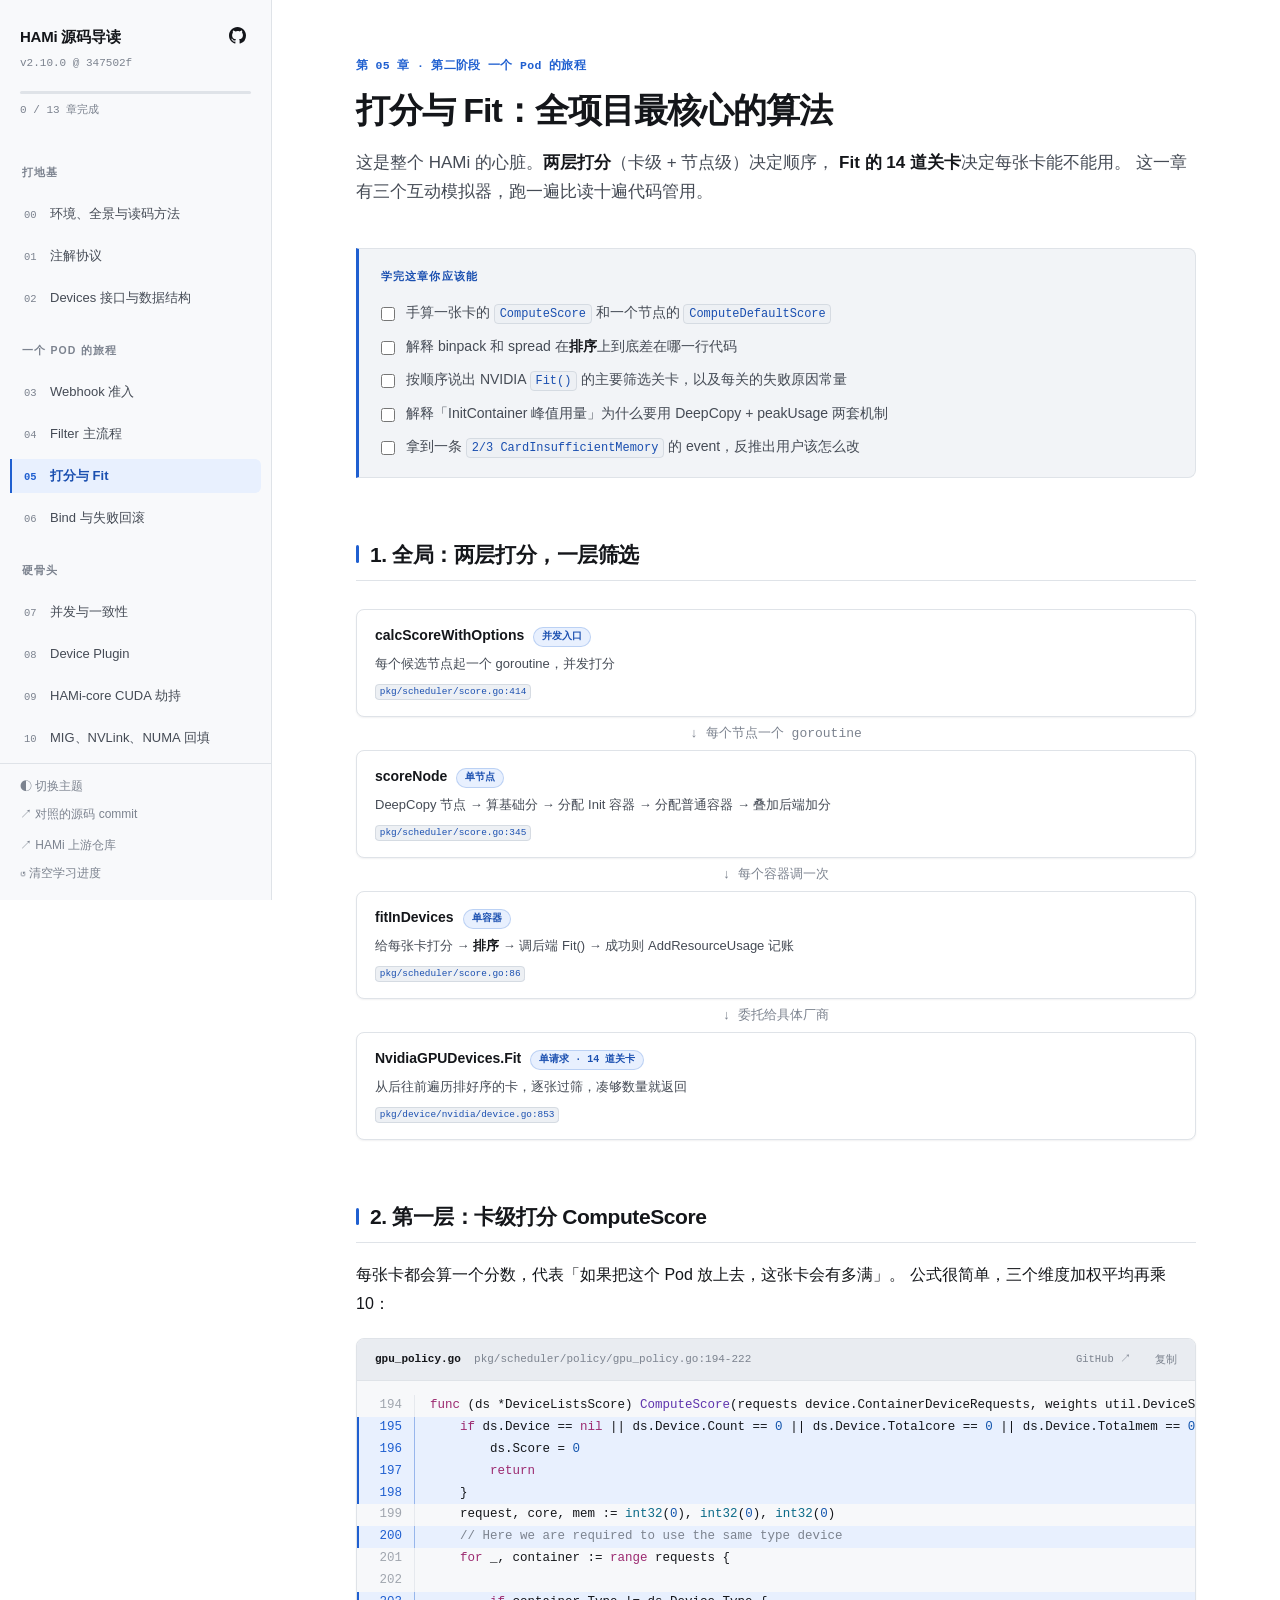
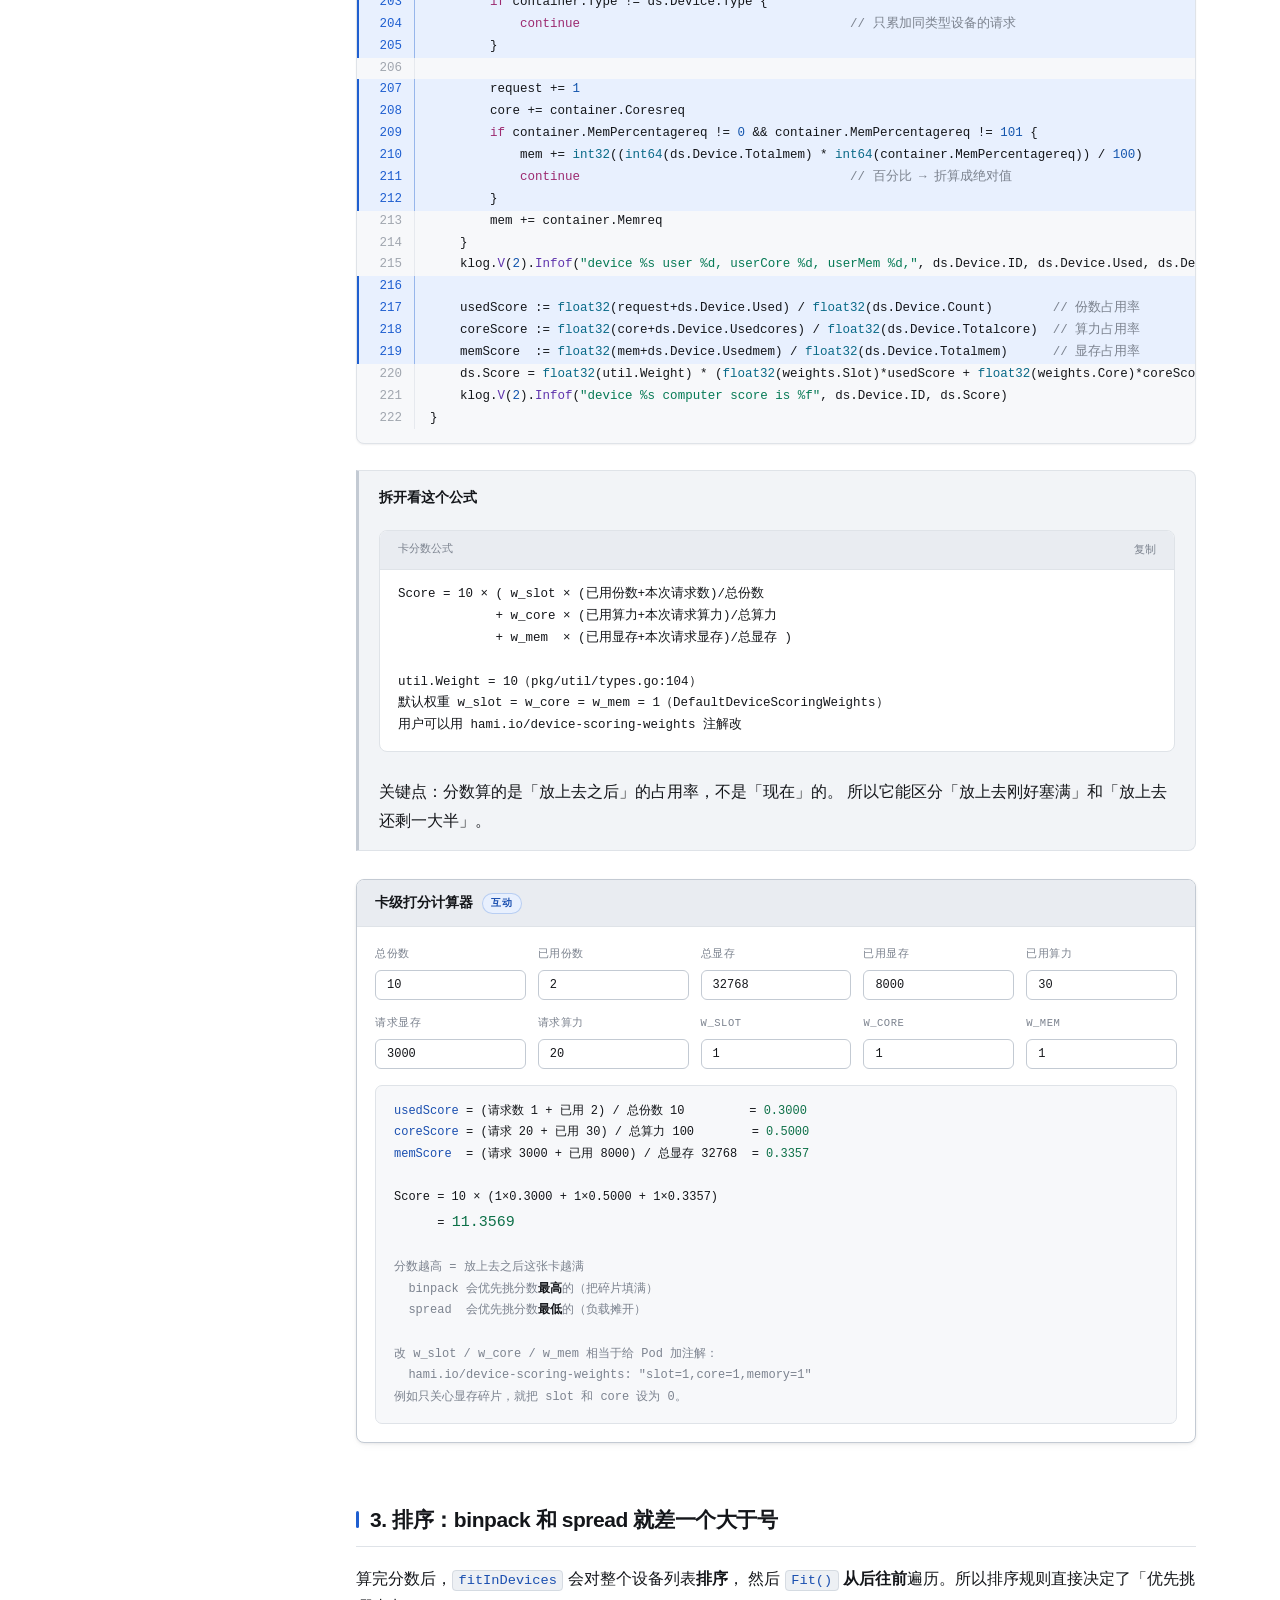
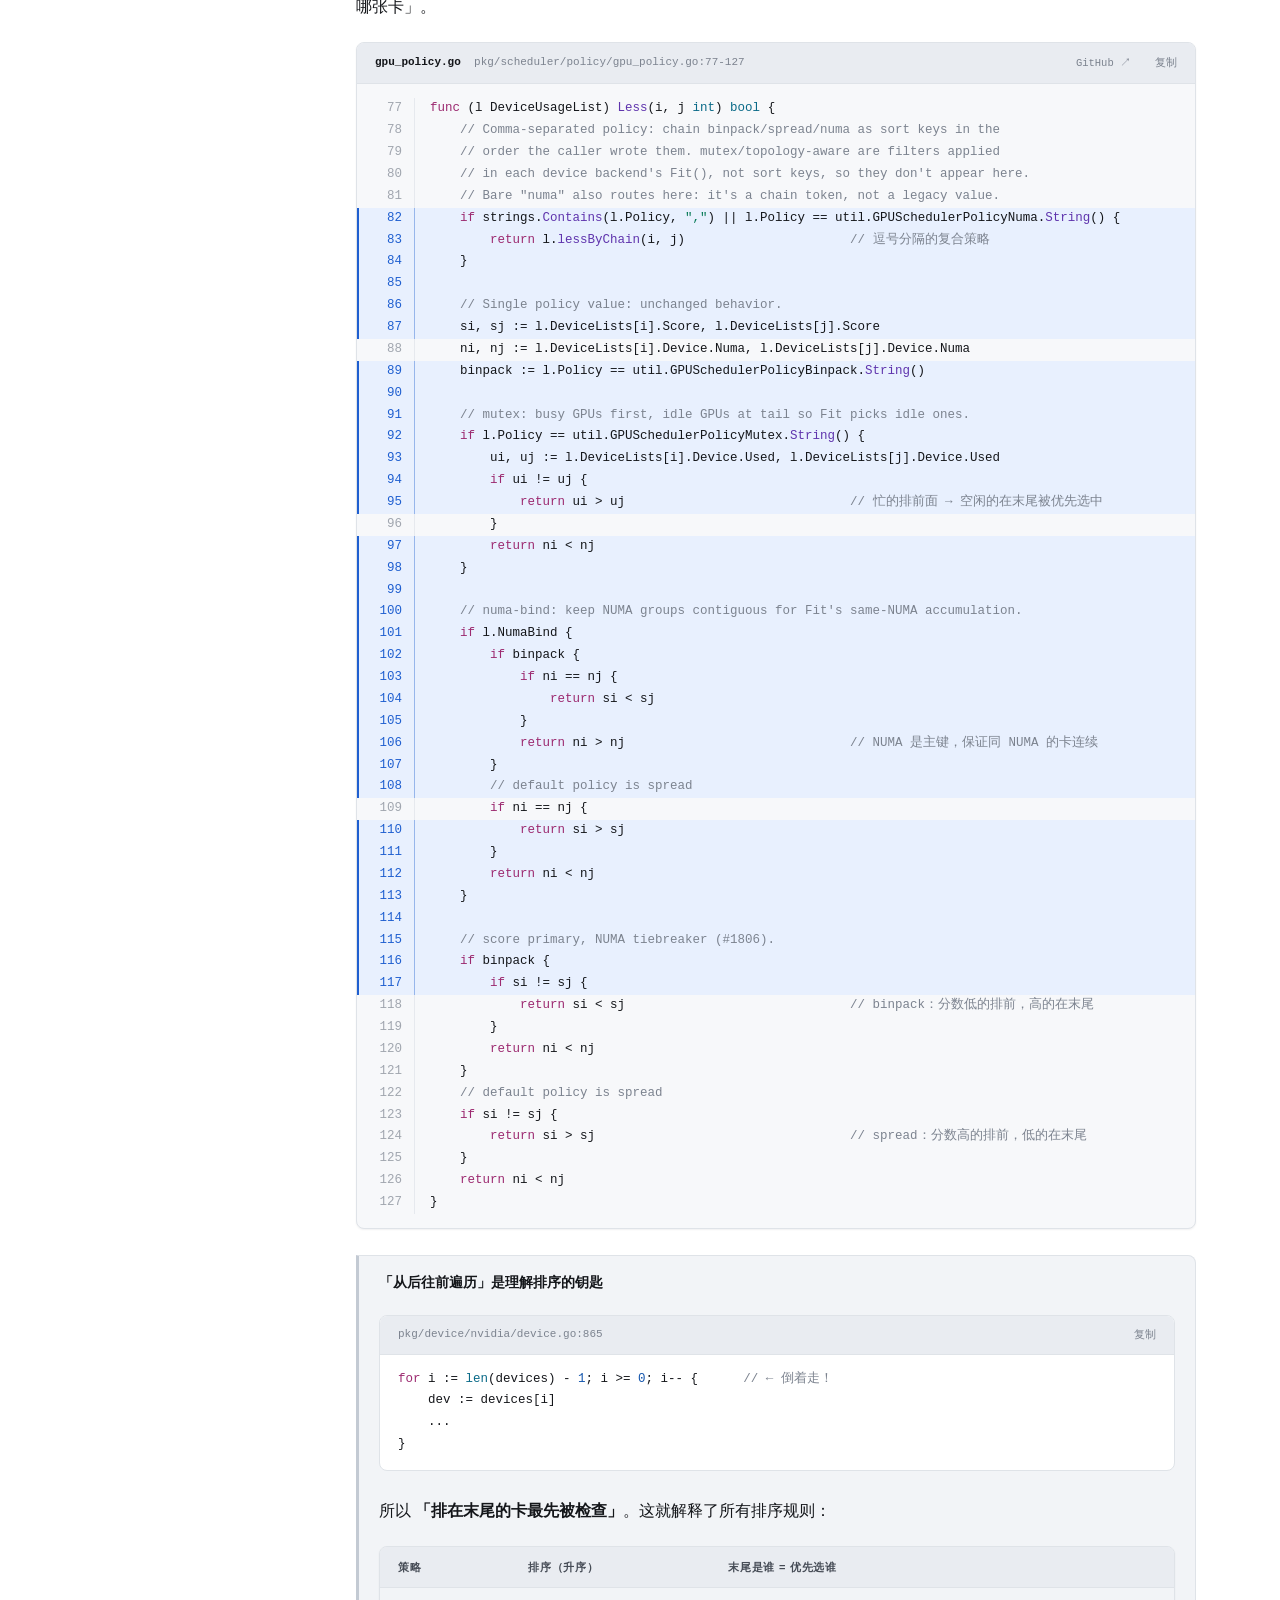
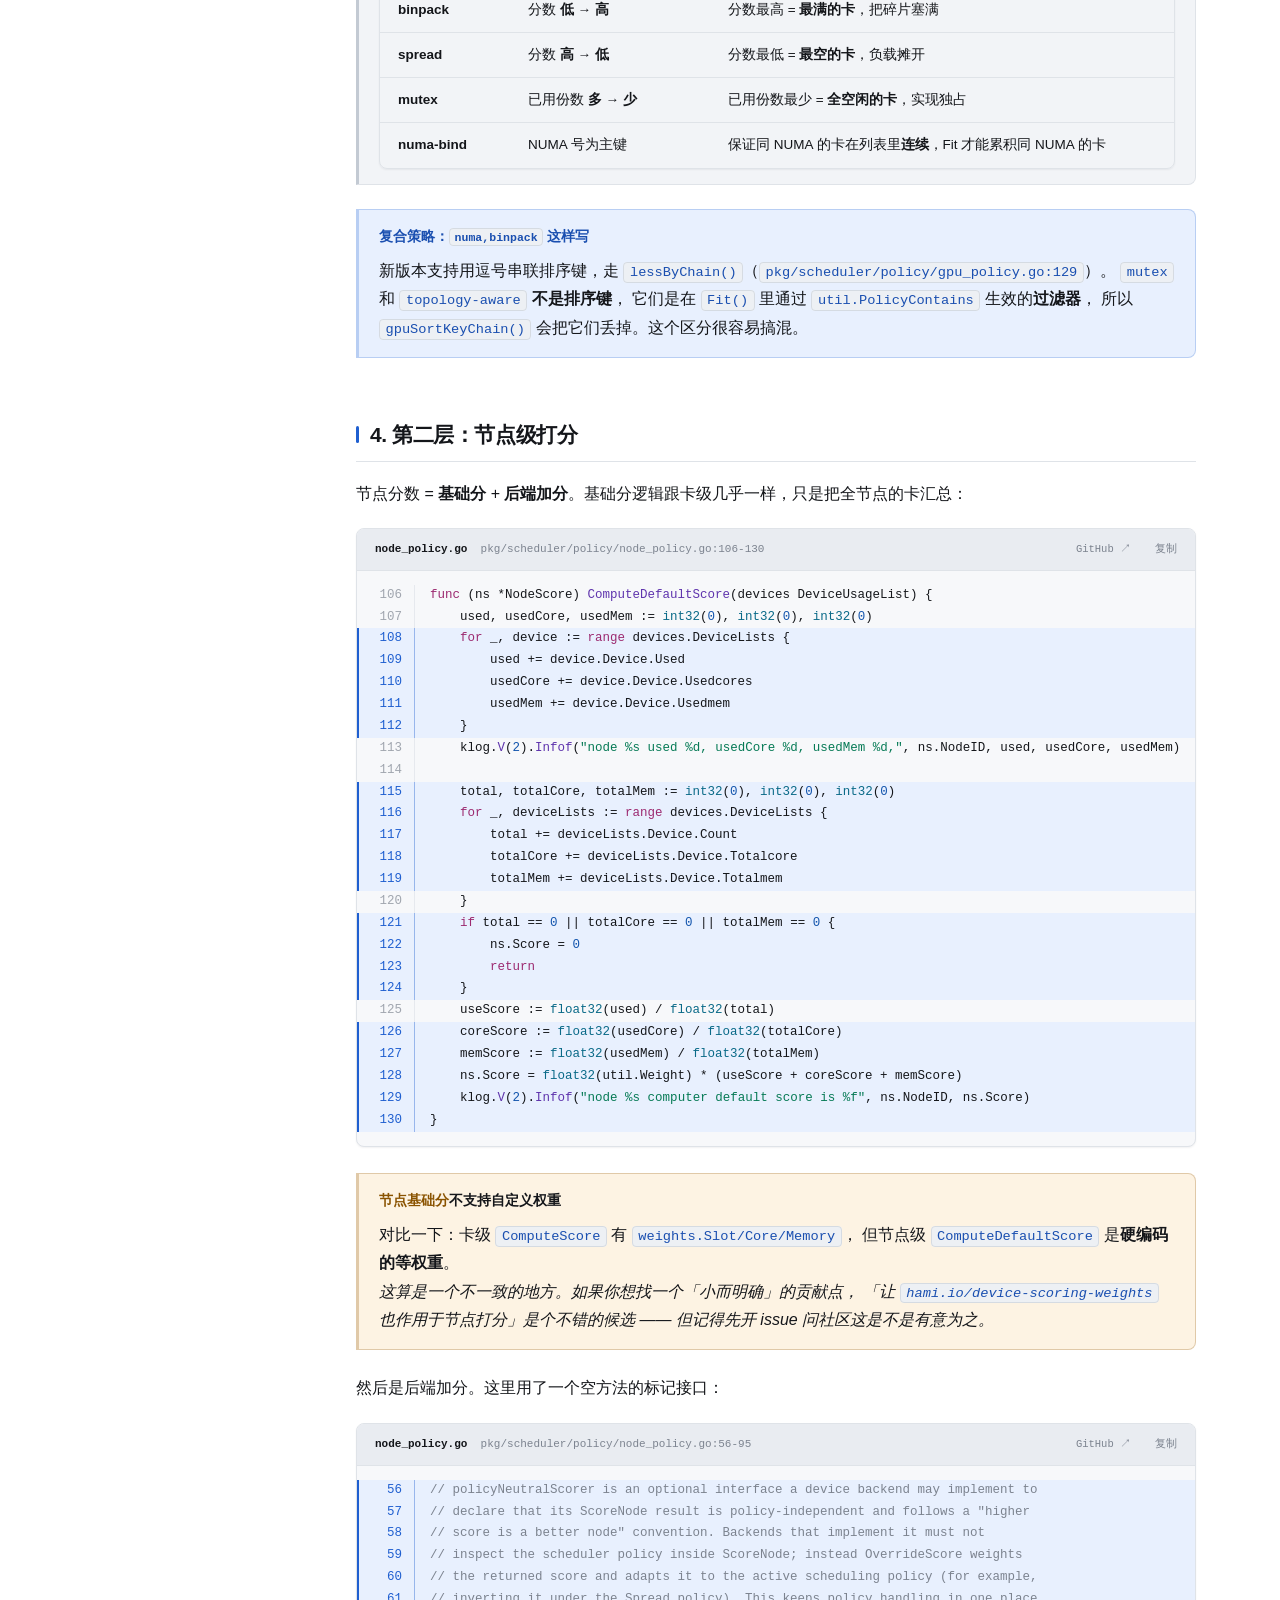
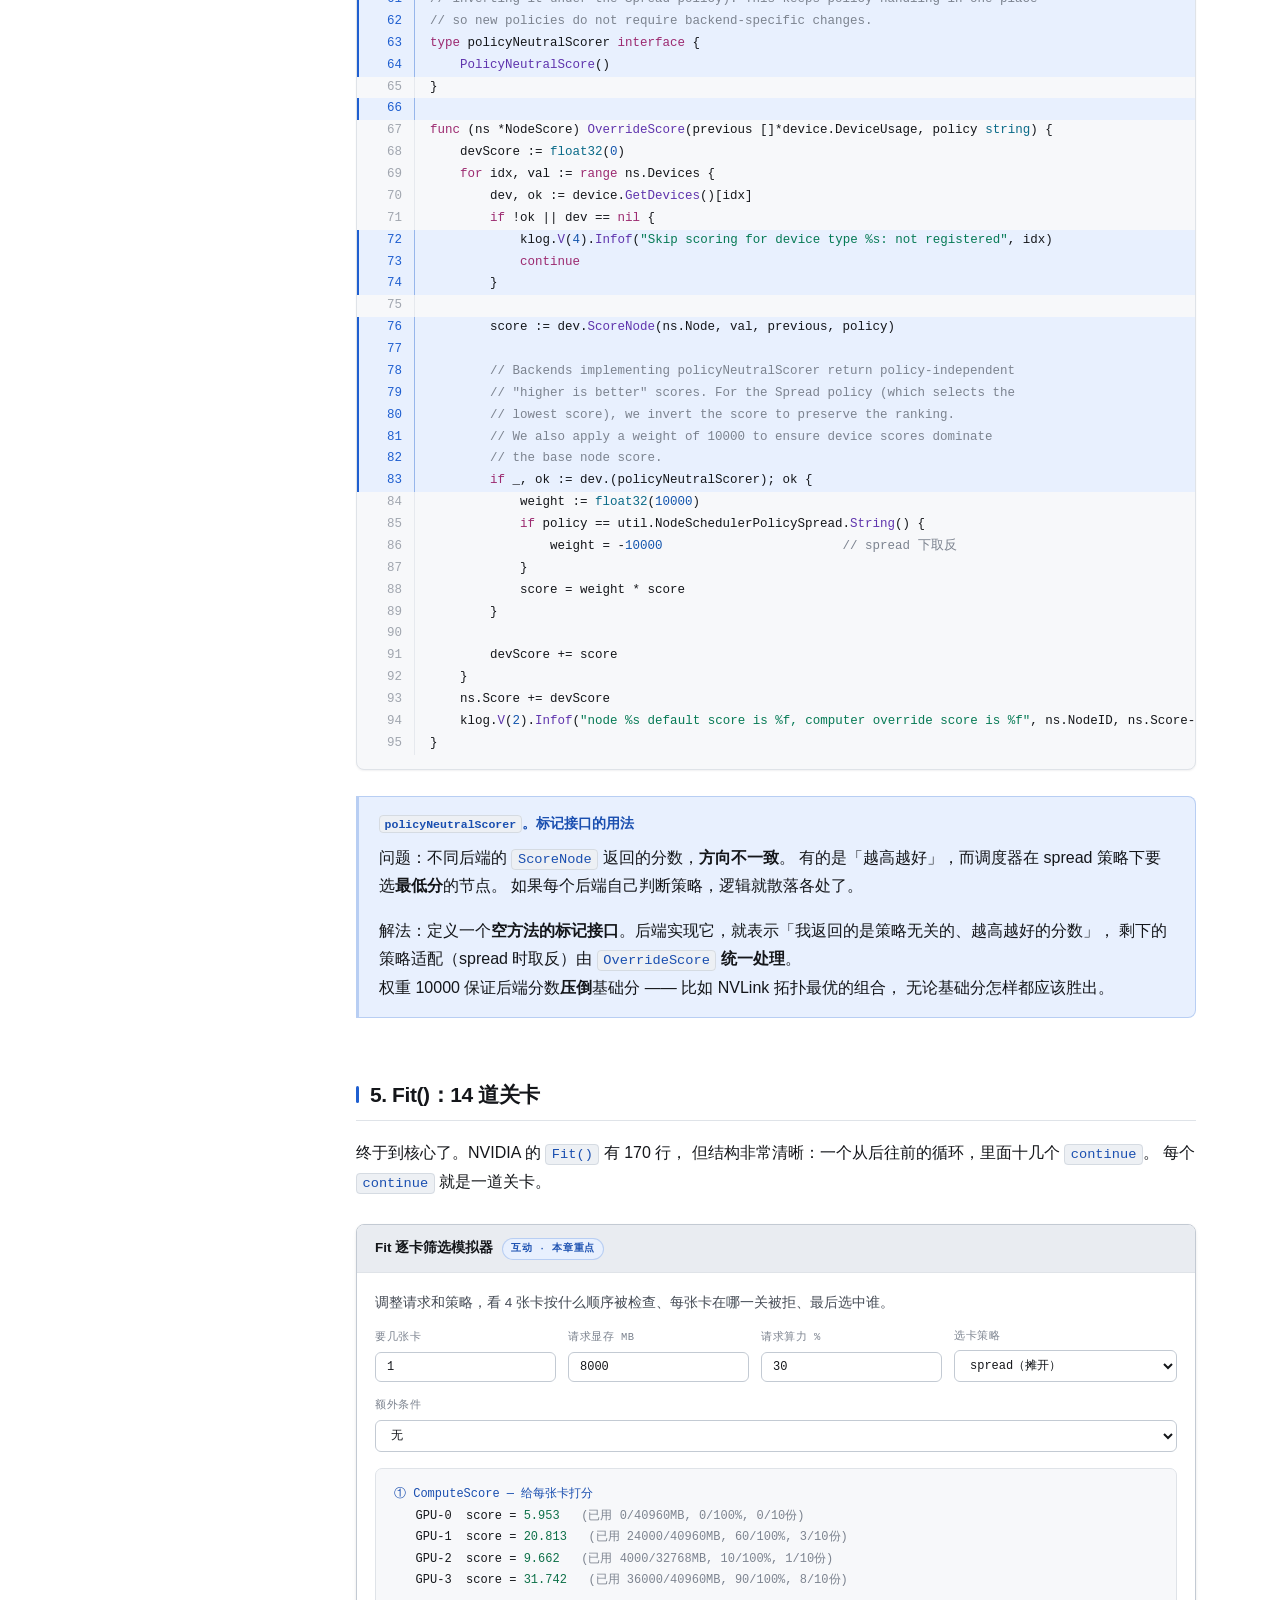
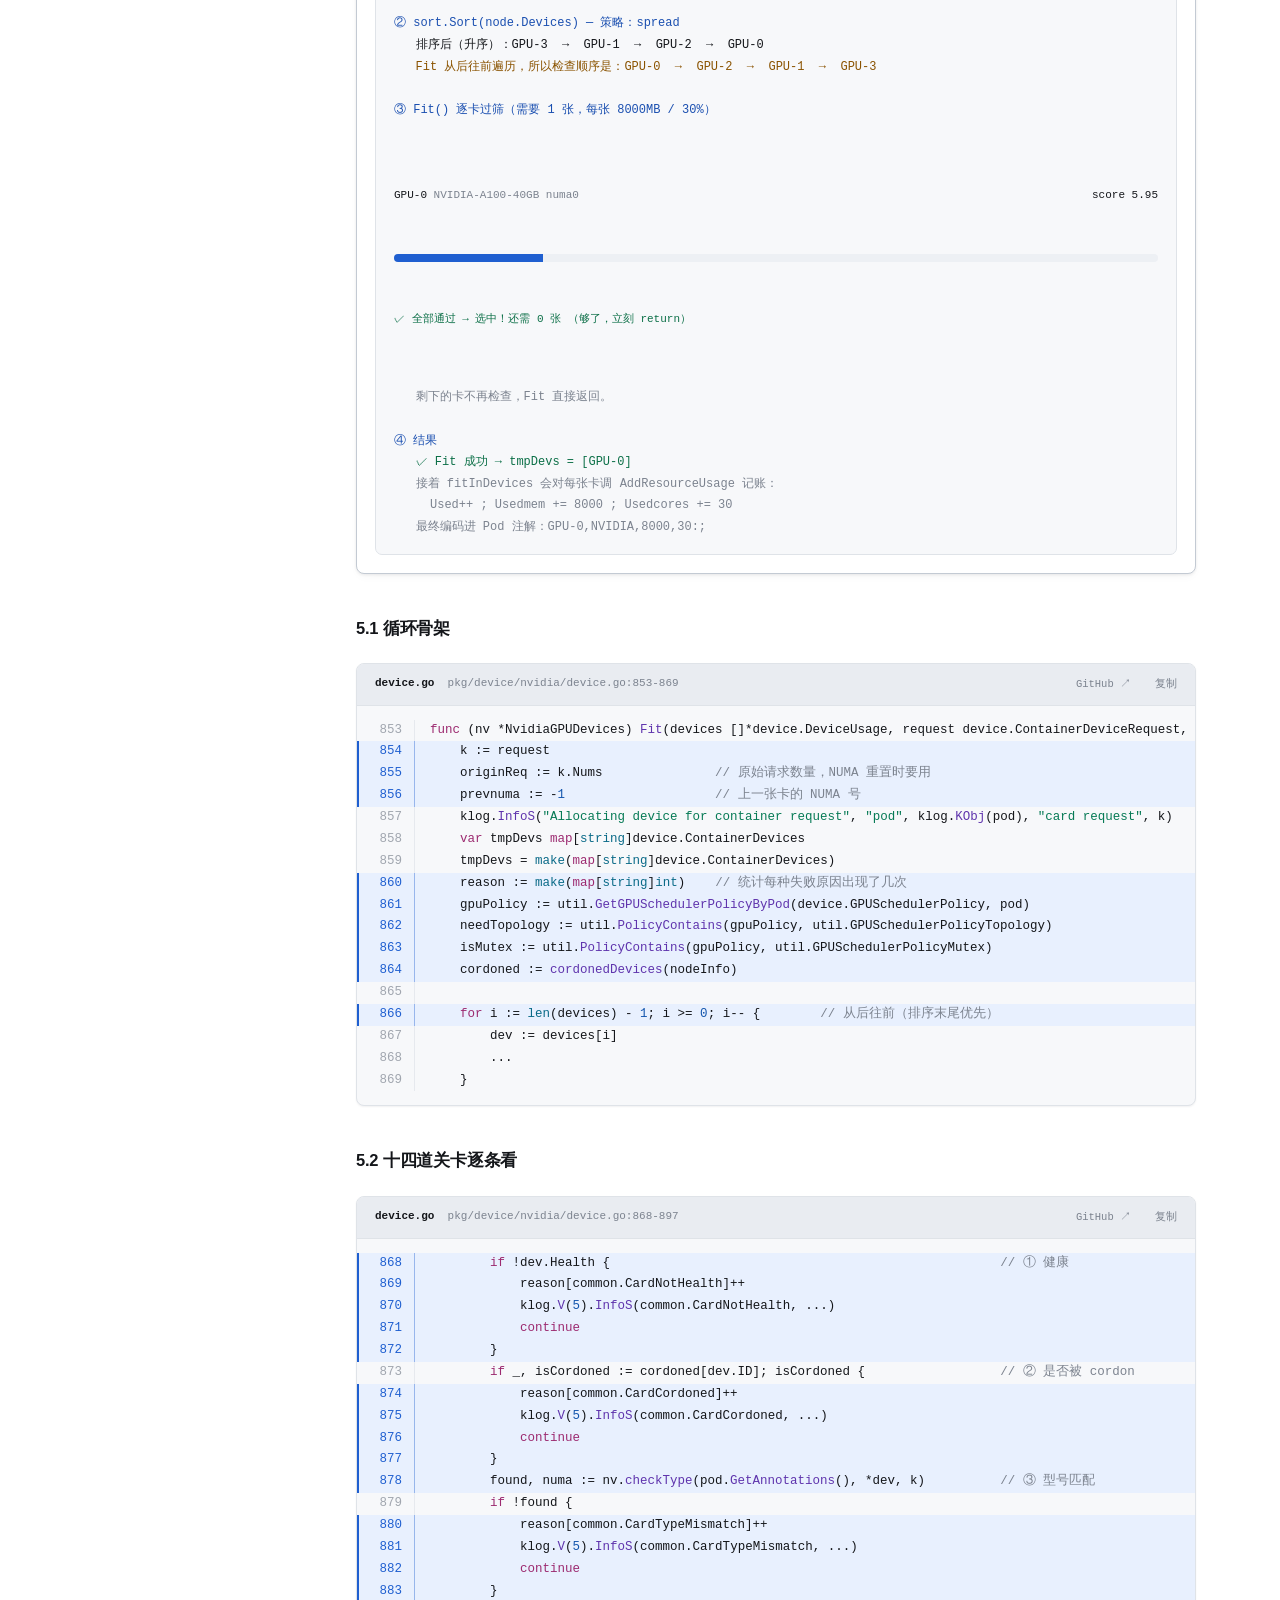
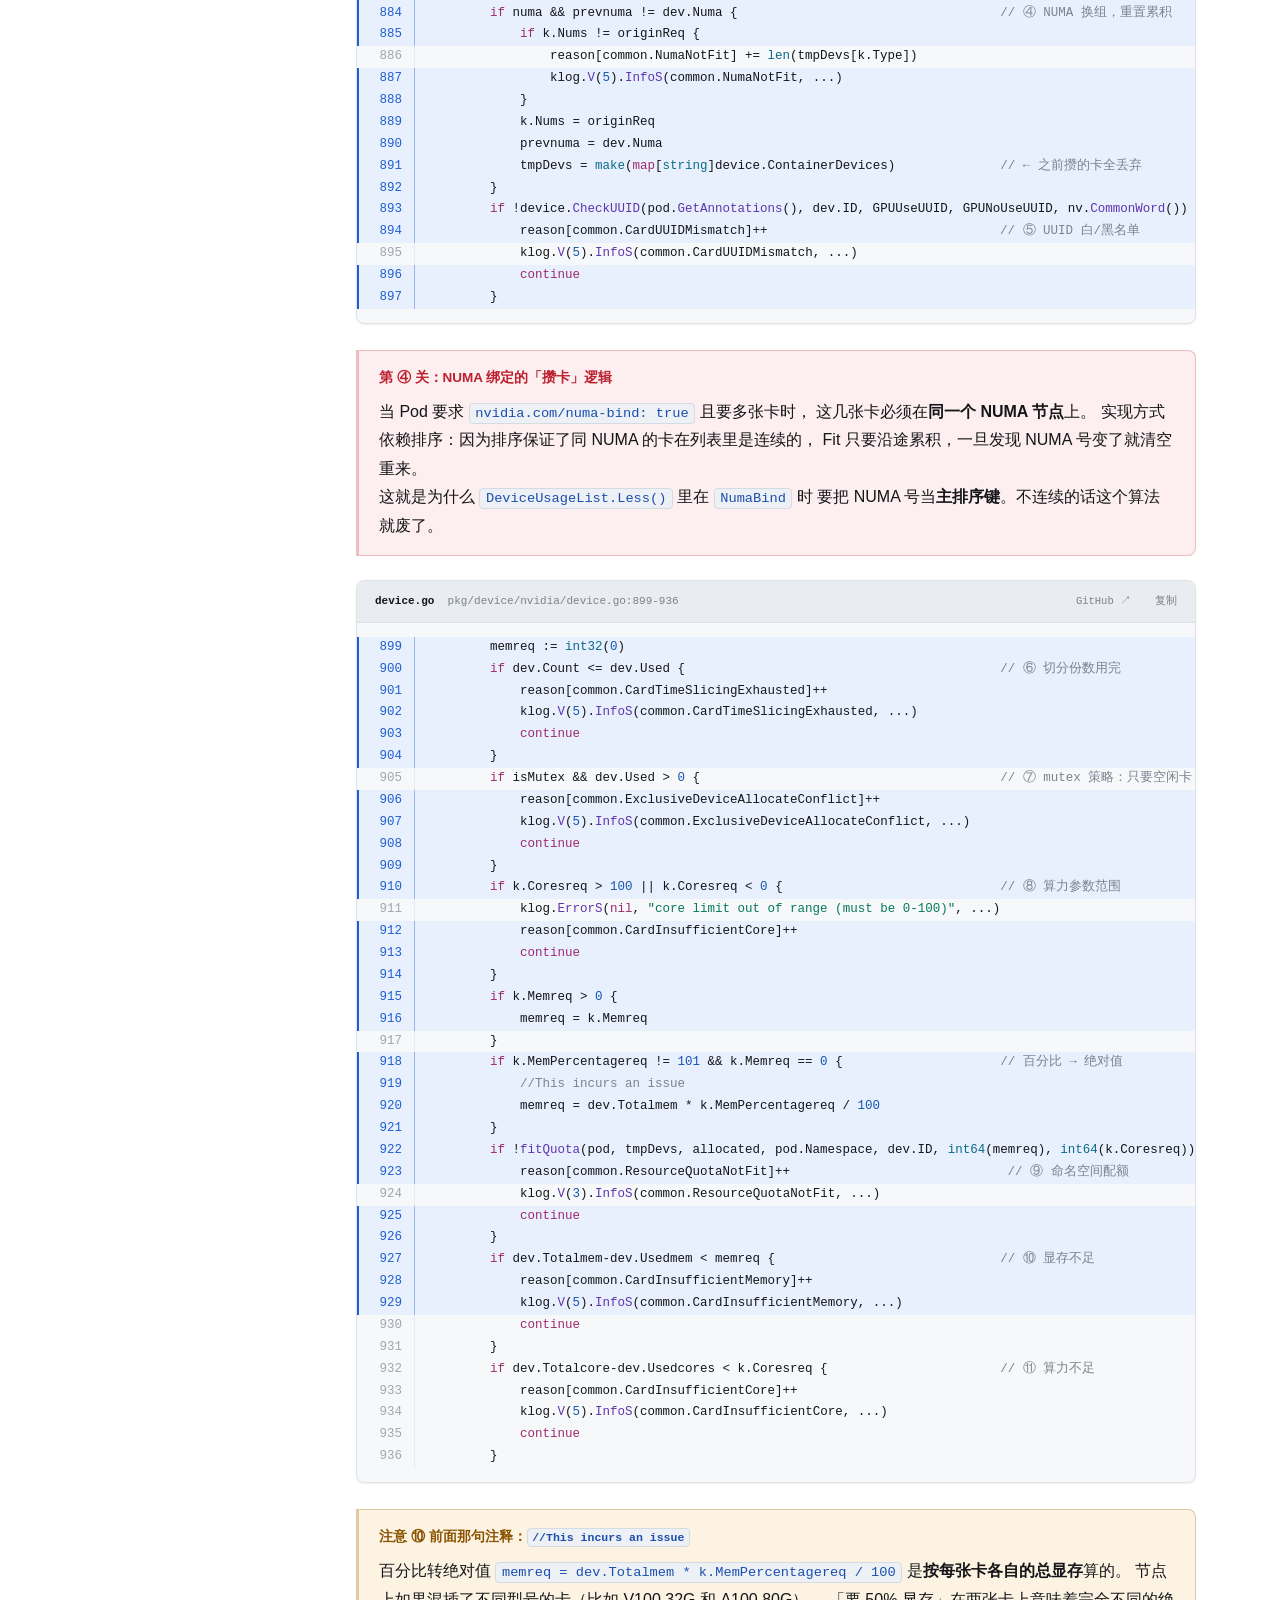
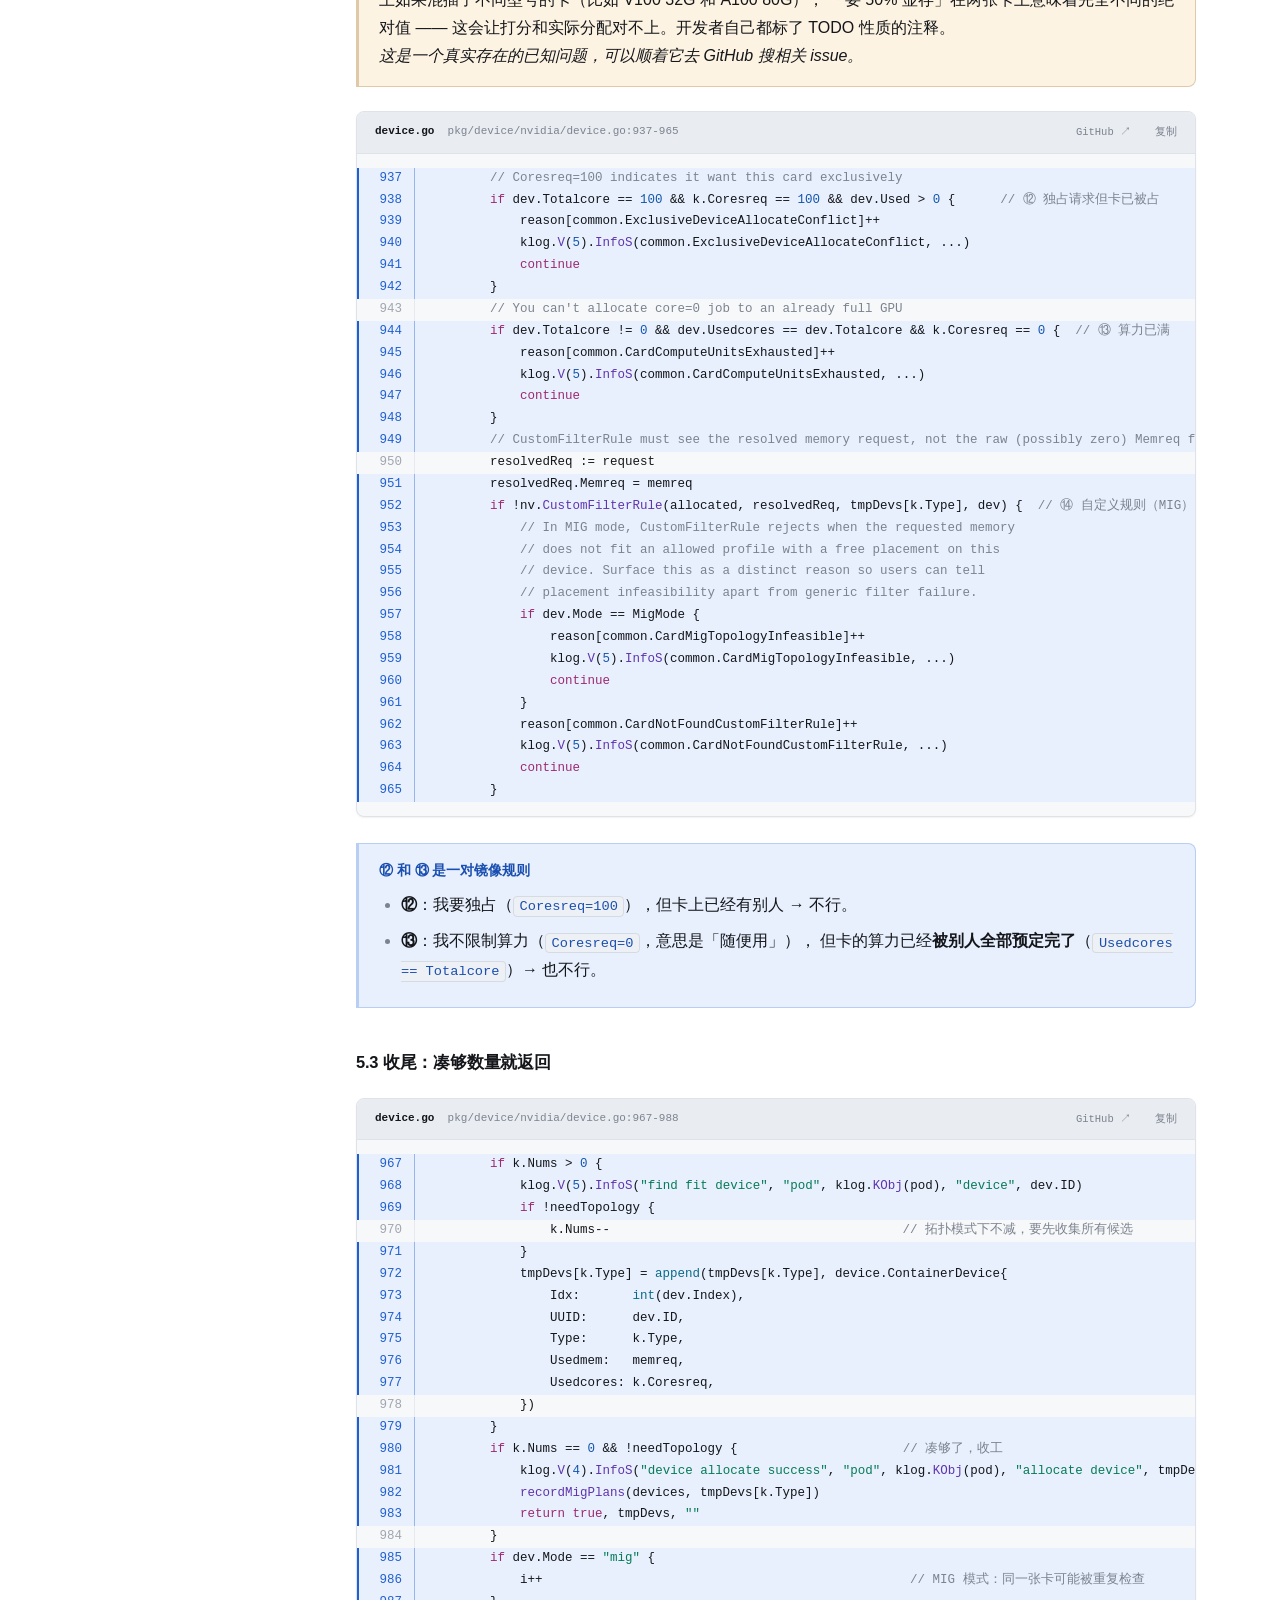
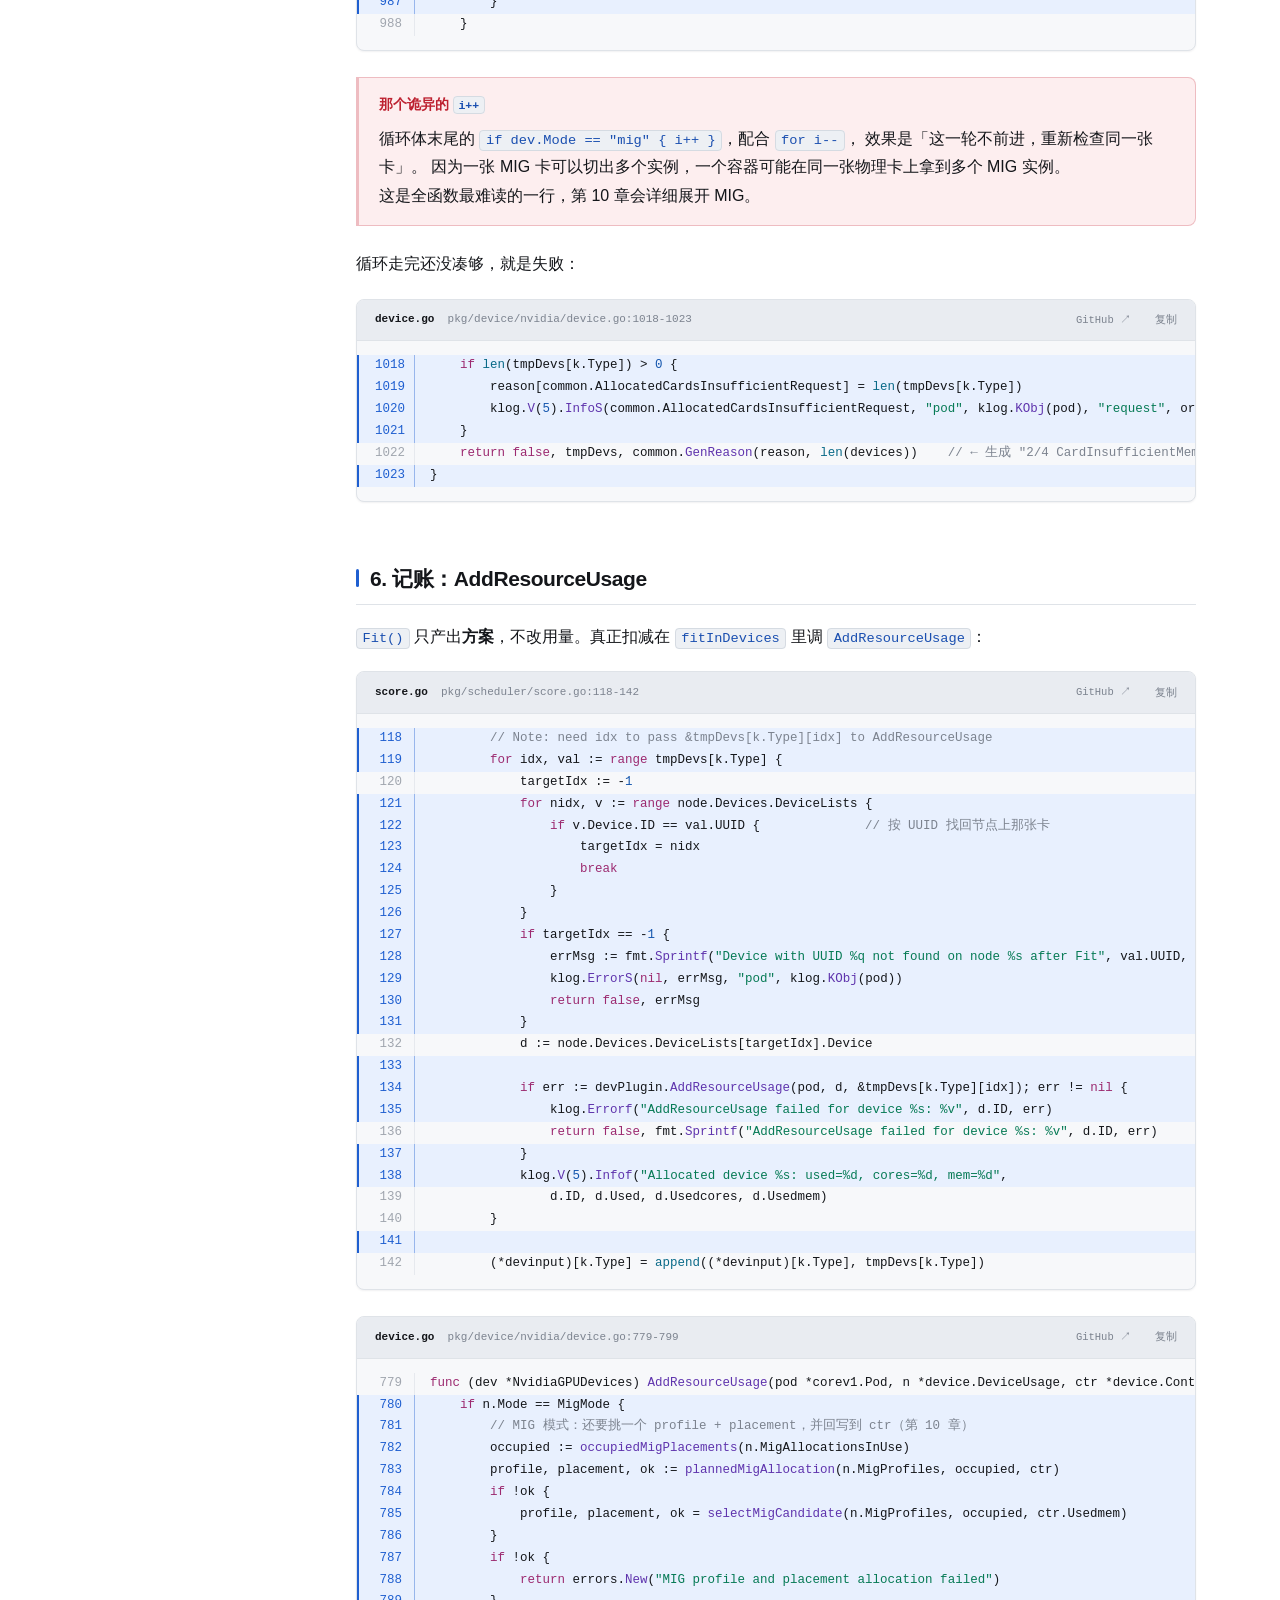
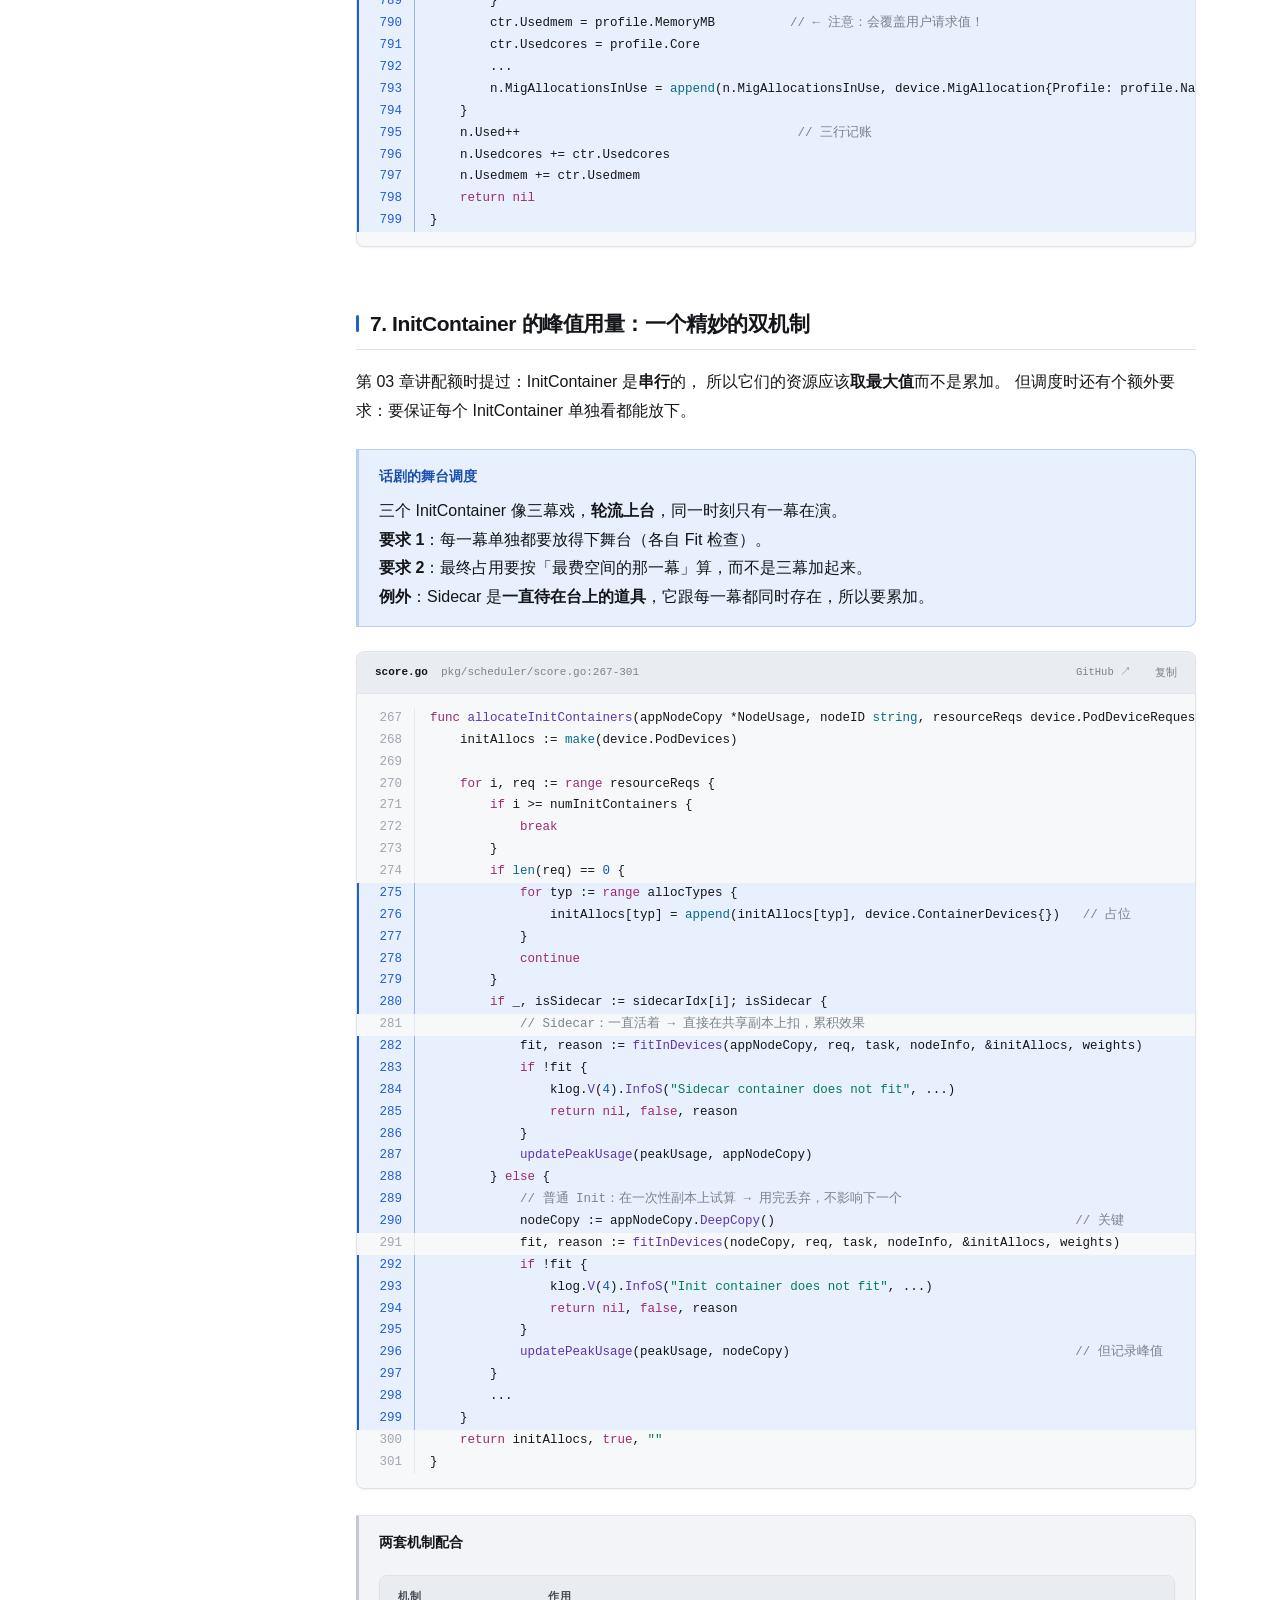
<file: chapters/05-score-fit.html>
<!DOCTYPE html>
<html lang="zh-CN">
<head>
<meta charset="utf-8">
<meta name="viewport" content="width=device-width, initial-scale=1">
<title>05 · 打分与 Fit — HAMi 源码导读</title>
<link rel="stylesheet" href="../assets/css/style.css">
<link rel="icon" href="data:image/svg+xml,%3Csvg xmlns='http://www.w3.org/2000/svg' viewBox='0 0 32 32'%3E%3Crect width='32' height='32' rx='7' fill='%2316181d'/%3E%3Ctext x='16' y='23' font-size='17' font-family='monospace' font-weight='bold' fill='%23fff' text-anchor='middle'%3EH%3C/text%3E%3C/svg%3E">
</head>
<body>
<div class="layout">
  <nav class="sidebar" id="sidebar"></nav>
  <main class="main">

    <div class="page-kicker">第 05 章 · 第二阶段 一个 Pod 的旅程</div>
    <h1 class="page-title">打分与 Fit：全项目最核心的算法</h1>
    <p class="page-lede">
      这是整个 HAMi 的心脏。<strong>两层打分</strong>（卡级 + 节点级）决定顺序，
      <strong>Fit 的 14 道关卡</strong>决定每张卡能不能用。
      这一章有三个互动模拟器，跑一遍比读十遍代码管用。
    </p>

    <div class="goals">
      <h3>学完这章你应该能</h3>
      <ul>
        <li>手算一张卡的 <code>ComputeScore</code> 和一个节点的 <code>ComputeDefaultScore</code></li>
        <li>解释 binpack 和 spread 在<strong>排序</strong>上到底差在哪一行代码</li>
        <li>按顺序说出 NVIDIA <code>Fit()</code> 的主要筛选关卡，以及每关的失败原因常量</li>
        <li>解释「InitContainer 峰值用量」为什么要用 DeepCopy + peakUsage 两套机制</li>
        <li>拿到一条 <code>2/3 CardInsufficientMemory</code> 的 event，反推出用户该怎么改</li>
      </ul>
    </div>

    <h2>1. 全局：两层打分，一层筛选</h2>

    <div class="flow">
      <div class="node">
        <div class="h">calcScoreWithOptions<span class="tag">并发入口</span></div>
        <div class="d">每个候选节点起一个 goroutine，并发打分</div>
        <div class="src"><span data-srcref="pkg/scheduler/score.go:414"></span></div>
      </div>
      <div class="arrow">↓ 每个节点一个 goroutine</div>
      <div class="node">
        <div class="h">scoreNode<span class="tag">单节点</span></div>
        <div class="d">DeepCopy 节点 → 算基础分 → 分配 Init 容器 → 分配普通容器 → 叠加后端加分</div>
        <div class="src"><span data-srcref="pkg/scheduler/score.go:345"></span></div>
      </div>
      <div class="arrow">↓ 每个容器调一次</div>
      <div class="node">
        <div class="h">fitInDevices<span class="tag">单容器</span></div>
        <div class="d">给每张卡打分 → <b>排序</b> → 调后端 Fit() → 成功则 AddResourceUsage 记账</div>
        <div class="src"><span data-srcref="pkg/scheduler/score.go:86"></span></div>
      </div>
      <div class="arrow">↓ 委托给具体厂商</div>
      <div class="node">
        <div class="h">NvidiaGPUDevices.Fit<span class="tag">单请求 · 14 道关卡</span></div>
        <div class="d">从后往前遍历排好序的卡，逐张过筛，凑够数量就返回</div>
        <div class="src"><span data-srcref="pkg/device/nvidia/device.go:853"></span></div>
      </div>
    </div>

    <h2>2. 第一层：卡级打分 ComputeScore</h2>

    <p>
      每张卡都会算一个分数，代表「如果把这个 Pod 放上去，这张卡会有多满」。
      公式很简单，三个维度加权平均再乘 10：
    </p>

    <div class="codeblock" data-file="pkg/scheduler/policy/gpu_policy.go" data-start="194" data-lang="go" data-hl="2-5,7,10-12,14-19,23-26">
<pre><code>func (ds *DeviceListsScore) ComputeScore(requests device.ContainerDeviceRequests, weights util.DeviceScoringWeights) {
	if ds.Device == nil || ds.Device.Count == 0 || ds.Device.Totalcore == 0 || ds.Device.Totalmem == 0 {
		ds.Score = 0
		return
	}
	request, core, mem := int32(0), int32(0), int32(0)
	// Here we are required to use the same type device
	for _, container := range requests {

		if container.Type != ds.Device.Type {
			continue                                    // 只累加同类型设备的请求
		}

		request += 1
		core += container.Coresreq
		if container.MemPercentagereq != 0 &amp;&amp; container.MemPercentagereq != 101 {
			mem += int32((int64(ds.Device.Totalmem) * int64(container.MemPercentagereq)) / 100)
			continue                                    // 百分比 → 折算成绝对值
		}
		mem += container.Memreq
	}
	klog.V(2).Infof("device %s user %d, userCore %d, userMem %d,", ds.Device.ID, ds.Device.Used, ds.Device.Usedcores, ds.Device.Usedmem)

	usedScore := float32(request+ds.Device.Used) / float32(ds.Device.Count)        // 份数占用率
	coreScore := float32(core+ds.Device.Usedcores) / float32(ds.Device.Totalcore)  // 算力占用率
	memScore  := float32(mem+ds.Device.Usedmem) / float32(ds.Device.Totalmem)      // 显存占用率
	ds.Score = float32(util.Weight) * (float32(weights.Slot)*usedScore + float32(weights.Core)*coreScore + float32(weights.Memory)*memScore)
	klog.V(2).Infof("device %s computer score is %f", ds.Device.ID, ds.Score)
}</code></pre>
    </div>

    <div class="note">
      <div class="t">拆开看这个公式</div>
      <div class="codeblock" data-lang="text" data-title="卡分数公式">
<pre><code>Score = 10 × ( w_slot × (已用份数+本次请求数)/总份数
             + w_core × (已用算力+本次请求算力)/总算力
             + w_mem  × (已用显存+本次请求显存)/总显存 )

util.Weight = 10（pkg/util/types.go:104）
默认权重 w_slot = w_core = w_mem = 1（DefaultDeviceScoringWeights）
用户可以用 hami.io/device-scoring-weights 注解改</code></pre>
      </div>
      <p style="margin-bottom:0">
        关键点：分数算的是「放上去之后」的占用率，不是「现在」的。
        所以它能区分「放上去刚好塞满」和「放上去还剩一大半」。
      </p>
    </div>

    <div class="lab">
      <header>卡级打分计算器<span class="badge">互动</span></header>
      <div class="body">
        <div class="field-row">
          <div><label class="f">总份数</label><input type="number" id="s_count" value="10"></div>
          <div><label class="f">已用份数</label><input type="number" id="s_used" value="2"></div>
          <div><label class="f">总显存</label><input type="number" id="s_tmem" value="32768"></div>
          <div><label class="f">已用显存</label><input type="number" id="s_umem" value="8000"></div>
          <div><label class="f">已用算力</label><input type="number" id="s_ucore" value="30"></div>
        </div>
        <div class="field-row">
          <div><label class="f">请求显存</label><input type="number" id="s_rmem" value="3000"></div>
          <div><label class="f">请求算力</label><input type="number" id="s_rcore" value="20"></div>
          <div><label class="f">w_slot</label><input type="number" id="s_wslot" value="1"></div>
          <div><label class="f">w_core</label><input type="number" id="s_wcore" value="1"></div>
          <div><label class="f">w_mem</label><input type="number" id="s_wmem" value="1"></div>
        </div>
        <div class="out" id="scoreOut"></div>
      </div>
    </div>

    <h2>3. 排序：binpack 和 spread 就差一个大于号</h2>

    <p>
      算完分数后，<code>fitInDevices</code> 会对整个设备列表<strong>排序</strong>，
      然后 <code>Fit()</code> <strong>从后往前</strong>遍历。所以排序规则直接决定了「优先挑哪张卡」。
    </p>

    <div class="codeblock" data-file="pkg/scheduler/policy/gpu_policy.go" data-start="77" data-lang="go" data-hl="6-11,13-19,21-32,34-41">
<pre><code>func (l DeviceUsageList) Less(i, j int) bool {
	// Comma-separated policy: chain binpack/spread/numa as sort keys in the
	// order the caller wrote them. mutex/topology-aware are filters applied
	// in each device backend's Fit(), not sort keys, so they don't appear here.
	// Bare "numa" also routes here: it's a chain token, not a legacy value.
	if strings.Contains(l.Policy, ",") || l.Policy == util.GPUSchedulerPolicyNuma.String() {
		return l.lessByChain(i, j)                      // 逗号分隔的复合策略
	}

	// Single policy value: unchanged behavior.
	si, sj := l.DeviceLists[i].Score, l.DeviceLists[j].Score
	ni, nj := l.DeviceLists[i].Device.Numa, l.DeviceLists[j].Device.Numa
	binpack := l.Policy == util.GPUSchedulerPolicyBinpack.String()

	// mutex: busy GPUs first, idle GPUs at tail so Fit picks idle ones.
	if l.Policy == util.GPUSchedulerPolicyMutex.String() {
		ui, uj := l.DeviceLists[i].Device.Used, l.DeviceLists[j].Device.Used
		if ui != uj {
			return ui &gt; uj                              // 忙的排前面 → 空闲的在末尾被优先选中
		}
		return ni &lt; nj
	}

	// numa-bind: keep NUMA groups contiguous for Fit's same-NUMA accumulation.
	if l.NumaBind {
		if binpack {
			if ni == nj {
				return si &lt; sj
			}
			return ni &gt; nj                              // NUMA 是主键，保证同 NUMA 的卡连续
		}
		// default policy is spread
		if ni == nj {
			return si &gt; sj
		}
		return ni &lt; nj
	}

	// score primary, NUMA tiebreaker (#1806).
	if binpack {
		if si != sj {
			return si &lt; sj                              // binpack：分数低的排前，高的在末尾
		}
		return ni &lt; nj
	}
	// default policy is spread
	if si != sj {
		return si &gt; sj                                  // spread：分数高的排前，低的在末尾
	}
	return ni &lt; nj
}</code></pre>
    </div>

    <div class="note">
      <div class="t">「从后往前遍历」是理解排序的钥匙</div>
      <div class="codeblock" data-lang="go" data-title="pkg/device/nvidia/device.go:865">
<pre><code>for i := len(devices) - 1; i &gt;= 0; i-- {      // ← 倒着走！
	dev := devices[i]
	...
}</code></pre>
      </div>
      <p style="margin-bottom:0">
        所以 <strong>「排在末尾的卡最先被检查」</strong>。这就解释了所有排序规则：
      </p>
      <div class="tbl-wrap">
      <table>
        <tr><th style="width:130px">策略</th><th style="width:200px">排序（升序）</th><th>末尾是谁 = 优先选谁</th></tr>
        <tr><td><b>binpack</b></td><td>分数 <b>低 → 高</b></td><td>分数最高 = <b>最满的卡</b>，把碎片塞满</td></tr>
        <tr><td><b>spread</b></td><td>分数 <b>高 → 低</b></td><td>分数最低 = <b>最空的卡</b>，负载摊开</td></tr>
        <tr><td><b>mutex</b></td><td>已用份数 <b>多 → 少</b></td><td>已用份数最少 = <b>全空闲的卡</b>，实现独占</td></tr>
        <tr><td><b>numa-bind</b></td><td>NUMA 号为主键</td><td>保证同 NUMA 的卡在列表里<b>连续</b>，Fit 才能累积同 NUMA 的卡</td></tr>
      </table>
      </div>
    </div>

    <div class="note tip">
      <div class="t">复合策略：<code>numa,binpack</code> 这样写</div>
      <p style="margin-bottom:0">
        新版本支持用逗号串联排序键，走 <code>lessByChain()</code>（<span data-srcref="pkg/scheduler/policy/gpu_policy.go:129"></span>）。
        <code>mutex</code> 和 <code>topology-aware</code> <strong>不是排序键</strong>，
        它们是在 <code>Fit()</code> 里通过 <code>util.PolicyContains</code> 生效的<strong>过滤器</strong>，
        所以 <code>gpuSortKeyChain()</code> 会把它们丢掉。这个区分很容易搞混。
      </p>
    </div>

    <h2>4. 第二层：节点级打分</h2>

    <p>节点分数 = <strong>基础分</strong> + <strong>后端加分</strong>。基础分逻辑跟卡级几乎一样，只是把全节点的卡汇总：</p>

    <div class="codeblock" data-file="pkg/scheduler/policy/node_policy.go" data-start="106" data-lang="go" data-hl="3-7,10-14,16-19,21-25">
<pre><code>func (ns *NodeScore) ComputeDefaultScore(devices DeviceUsageList) {
	used, usedCore, usedMem := int32(0), int32(0), int32(0)
	for _, device := range devices.DeviceLists {
		used += device.Device.Used
		usedCore += device.Device.Usedcores
		usedMem += device.Device.Usedmem
	}
	klog.V(2).Infof("node %s used %d, usedCore %d, usedMem %d,", ns.NodeID, used, usedCore, usedMem)

	total, totalCore, totalMem := int32(0), int32(0), int32(0)
	for _, deviceLists := range devices.DeviceLists {
		total += deviceLists.Device.Count
		totalCore += deviceLists.Device.Totalcore
		totalMem += deviceLists.Device.Totalmem
	}
	if total == 0 || totalCore == 0 || totalMem == 0 {
		ns.Score = 0
		return
	}
	useScore := float32(used) / float32(total)
	coreScore := float32(usedCore) / float32(totalCore)
	memScore := float32(usedMem) / float32(totalMem)
	ns.Score = float32(util.Weight) * (useScore + coreScore + memScore)
	klog.V(2).Infof("node %s computer default score is %f", ns.NodeID, ns.Score)
}</code></pre>
    </div>

    <div class="note warn">
      <div class="t">节点基础分<b>不支持自定义权重</b></div>
      <p style="margin-bottom:0">
        对比一下：卡级 <code>ComputeScore</code> 有 <code>weights.Slot/Core/Memory</code>，
        但节点级 <code>ComputeDefaultScore</code> 是<strong>硬编码的等权重</strong>。
        <br><em>这算是一个不一致的地方。如果你想找一个「小而明确」的贡献点，
        「让 <code>hami.io/device-scoring-weights</code> 也作用于节点打分」是个不错的候选 ——
        但记得先开 issue 问社区这是不是有意为之。</em>
      </p>
    </div>

    <p>然后是后端加分。这里用了一个空方法的标记接口：</p>

    <div class="codeblock" data-file="pkg/scheduler/policy/node_policy.go" data-start="56" data-lang="go" data-hl="1-9,11,17-19,21-28">
<pre><code>// policyNeutralScorer is an optional interface a device backend may implement to
// declare that its ScoreNode result is policy-independent and follows a "higher
// score is a better node" convention. Backends that implement it must not
// inspect the scheduler policy inside ScoreNode; instead OverrideScore weights
// the returned score and adapts it to the active scheduling policy (for example,
// inverting it under the Spread policy). This keeps policy handling in one place
// so new policies do not require backend-specific changes.
type policyNeutralScorer interface {
	PolicyNeutralScore()
}

func (ns *NodeScore) OverrideScore(previous []*device.DeviceUsage, policy string) {
	devScore := float32(0)
	for idx, val := range ns.Devices {
		dev, ok := device.GetDevices()[idx]
		if !ok || dev == nil {
			klog.V(4).Infof("Skip scoring for device type %s: not registered", idx)
			continue
		}

		score := dev.ScoreNode(ns.Node, val, previous, policy)

		// Backends implementing policyNeutralScorer return policy-independent
		// "higher is better" scores. For the Spread policy (which selects the
		// lowest score), we invert the score to preserve the ranking.
		// We also apply a weight of 10000 to ensure device scores dominate
		// the base node score.
		if _, ok := dev.(policyNeutralScorer); ok {
			weight := float32(10000)
			if policy == util.NodeSchedulerPolicySpread.String() {
				weight = -10000                        // spread 下取反
			}
			score = weight * score
		}

		devScore += score
	}
	ns.Score += devScore
	klog.V(2).Infof("node %s default score is %f, computer override score is %f", ns.NodeID, ns.Score-devScore, ns.Score)
}</code></pre>
    </div>

    <div class="note tip">
      <div class="t"><code>policyNeutralScorer</code>。标记接口的用法</div>
      <p>
        问题：不同后端的 <code>ScoreNode</code> 返回的分数，<strong>方向不一致</strong>。
        有的是「越高越好」，而调度器在 spread 策略下要选<strong>最低分</strong>的节点。
        如果每个后端自己判断策略，逻辑就散落各处了。
      </p>
      <p style="margin-bottom:0">
        解法：定义一个<strong>空方法的标记接口</strong>。后端实现它，就表示「我返回的是策略无关的、越高越好的分数」，
        剩下的策略适配（spread 时取反）由 <code>OverrideScore</code> <strong>统一处理</strong>。
        <br>权重 10000 保证后端分数<strong>压倒</strong>基础分 —— 比如 NVLink 拓扑最优的组合，
        无论基础分怎样都应该胜出。
      </p>
    </div>

    <h2>5. Fit()：14 道关卡</h2>

    <p>
      终于到核心了。NVIDIA 的 <code>Fit()</code> 有 170 行，
      但结构非常清晰：一个从后往前的循环，里面十几个 <code>continue</code>。
      每个 <code>continue</code> 就是一道关卡。
    </p>

    <div class="lab">
      <header>Fit 逐卡筛选模拟器<span class="badge">互动 · 本章重点</span></header>
      <div class="body">
        <p style="font-size:13.5px;color:var(--fg-soft);margin-bottom:12px">
          调整请求和策略，看 4 张卡按什么顺序被检查、每张卡在哪一关被拒、最后选中谁。
        </p>
        <div class="field-row">
          <div><label class="f">要几张卡</label><input type="number" id="f_nums" value="1" min="1" max="4"></div>
          <div><label class="f">请求显存 MB</label><input type="number" id="f_mem" value="8000"></div>
          <div><label class="f">请求算力 %</label><input type="number" id="f_core" value="30"></div>
          <div style="flex:1 1 150px"><label class="f">选卡策略</label>
            <select id="f_policy">
              <option value="binpack">binpack（塞满）</option>
              <option value="spread" selected>spread（摊开）</option>
              <option value="mutex">mutex（独占空闲卡）</option>
            </select>
          </div>
        </div>
        <div class="field-row">
          <div style="flex:1 1 180px"><label class="f">额外条件</label>
            <select id="f_extra">
              <option value="none">无</option>
              <option value="cordon">GPU-2 被 cordon（hami.io/device-cordon）</option>
              <option value="unhealthy">GPU-1 不健康</option>
              <option value="type">Pod 指定 use-gputype=A100（只有 GPU-3 是 A100）</option>
            </select>
          </div>
        </div>
        <div class="out" id="fitOut"></div>
      </div>
    </div>

    <h3>5.1 循环骨架</h3>

    <div class="codeblock" data-file="pkg/device/nvidia/device.go" data-start="853" data-lang="go" data-hl="2-4,8-11,12,14">
<pre><code>func (nv *NvidiaGPUDevices) Fit(devices []*device.DeviceUsage, request device.ContainerDeviceRequest, pod *corev1.Pod, nodeInfo *device.NodeInfo, allocated *device.PodDevices) (bool, map[string]device.ContainerDevices, string) {
	k := request
	originReq := k.Nums               // 原始请求数量，NUMA 重置时要用
	prevnuma := -1                    // 上一张卡的 NUMA 号
	klog.InfoS("Allocating device for container request", "pod", klog.KObj(pod), "card request", k)
	var tmpDevs map[string]device.ContainerDevices
	tmpDevs = make(map[string]device.ContainerDevices)
	reason := make(map[string]int)    // 统计每种失败原因出现了几次
	gpuPolicy := util.GetGPUSchedulerPolicyByPod(device.GPUSchedulerPolicy, pod)
	needTopology := util.PolicyContains(gpuPolicy, util.GPUSchedulerPolicyTopology)
	isMutex := util.PolicyContains(gpuPolicy, util.GPUSchedulerPolicyMutex)
	cordoned := cordonedDevices(nodeInfo)

	for i := len(devices) - 1; i &gt;= 0; i-- {        // 从后往前（排序末尾优先）
		dev := devices[i]
		...
	}</code></pre>
    </div>

    <h3>5.2 十四道关卡逐条看</h3>

    <div class="codeblock" data-file="pkg/device/nvidia/device.go" data-start="868" data-lang="go" data-hl="1-5,7-11,13-18,20-27,29-33">
<pre><code>		if !dev.Health {                                                    // ① 健康
			reason[common.CardNotHealth]++
			klog.V(5).InfoS(common.CardNotHealth, ...)
			continue
		}
		if _, isCordoned := cordoned[dev.ID]; isCordoned {                  // ② 是否被 cordon
			reason[common.CardCordoned]++
			klog.V(5).InfoS(common.CardCordoned, ...)
			continue
		}
		found, numa := nv.checkType(pod.GetAnnotations(), *dev, k)          // ③ 型号匹配
		if !found {
			reason[common.CardTypeMismatch]++
			klog.V(5).InfoS(common.CardTypeMismatch, ...)
			continue
		}
		if numa &amp;&amp; prevnuma != dev.Numa {                                   // ④ NUMA 换组，重置累积
			if k.Nums != originReq {
				reason[common.NumaNotFit] += len(tmpDevs[k.Type])
				klog.V(5).InfoS(common.NumaNotFit, ...)
			}
			k.Nums = originReq
			prevnuma = dev.Numa
			tmpDevs = make(map[string]device.ContainerDevices)              // ← 之前攒的卡全丢弃
		}
		if !device.CheckUUID(pod.GetAnnotations(), dev.ID, GPUUseUUID, GPUNoUseUUID, nv.CommonWord()) {
			reason[common.CardUUIDMismatch]++                               // ⑤ UUID 白/黑名单
			klog.V(5).InfoS(common.CardUUIDMismatch, ...)
			continue
		}</code></pre>
    </div>

    <div class="note trap">
      <div class="t">第 ④ 关：NUMA 绑定的「攒卡」逻辑</div>
      <p style="margin-bottom:0">
        当 Pod 要求 <code>nvidia.com/numa-bind: true</code> 且要多张卡时，
        这几张卡必须在<strong>同一个 NUMA 节点</strong>上。
        实现方式依赖排序：因为排序保证了同 NUMA 的卡在列表里是连续的，
        Fit 只要沿途累积，一旦发现 NUMA 号变了就清空重来。
        <br>这就是为什么 <code>DeviceUsageList.Less()</code> 里在 <code>NumaBind</code> 时
        要把 NUMA 号当<strong>主排序键</strong>。不连续的话这个算法就废了。
      </p>
    </div>

    <div class="codeblock" data-file="pkg/device/nvidia/device.go" data-start="899" data-lang="go" data-hl="1-6,8-12,14-18,20-25,27-31">
<pre><code>		memreq := int32(0)
		if dev.Count &lt;= dev.Used {                                          // ⑥ 切分份数用完
			reason[common.CardTimeSlicingExhausted]++
			klog.V(5).InfoS(common.CardTimeSlicingExhausted, ...)
			continue
		}
		if isMutex &amp;&amp; dev.Used &gt; 0 {                                        // ⑦ mutex 策略：只要空闲卡
			reason[common.ExclusiveDeviceAllocateConflict]++
			klog.V(5).InfoS(common.ExclusiveDeviceAllocateConflict, ...)
			continue
		}
		if k.Coresreq &gt; 100 || k.Coresreq &lt; 0 {                             // ⑧ 算力参数范围
			klog.ErrorS(nil, "core limit out of range (must be 0-100)", ...)
			reason[common.CardInsufficientCore]++
			continue
		}
		if k.Memreq &gt; 0 {
			memreq = k.Memreq
		}
		if k.MemPercentagereq != 101 &amp;&amp; k.Memreq == 0 {                     // 百分比 → 绝对值
			//This incurs an issue
			memreq = dev.Totalmem * k.MemPercentagereq / 100
		}
		if !fitQuota(pod, tmpDevs, allocated, pod.Namespace, dev.ID, int64(memreq), int64(k.Coresreq)) {
			reason[common.ResourceQuotaNotFit]++                             // ⑨ 命名空间配额
			klog.V(3).InfoS(common.ResourceQuotaNotFit, ...)
			continue
		}
		if dev.Totalmem-dev.Usedmem &lt; memreq {                              // ⑩ 显存不足 
			reason[common.CardInsufficientMemory]++
			klog.V(5).InfoS(common.CardInsufficientMemory, ...)
			continue
		}
		if dev.Totalcore-dev.Usedcores &lt; k.Coresreq {                       // ⑪ 算力不足 
			reason[common.CardInsufficientCore]++
			klog.V(5).InfoS(common.CardInsufficientCore, ...)
			continue
		}</code></pre>
    </div>

    <div class="note warn">
      <div class="t">注意 ⑩ 前面那句注释：<code>//This incurs an issue</code></div>
      <p style="margin-bottom:0">
        百分比转绝对值 <code>memreq = dev.Totalmem * k.MemPercentagereq / 100</code>
        是<strong>按每张卡各自的总显存</strong>算的。
        节点上如果混插了不同型号的卡（比如 V100 32G 和 A100 80G），
        「要 50% 显存」在两张卡上意味着完全不同的绝对值 ——
        这会让打分和实际分配对不上。开发者自己都标了 TODO 性质的注释。
        <br><em>这是一个真实存在的已知问题，可以顺着它去 GitHub 搜相关 issue。</em>
      </p>
    </div>

    <div class="codeblock" data-file="pkg/device/nvidia/device.go" data-start="937" data-lang="go" data-hl="1-6,8-13,15-31">
<pre><code>		// Coresreq=100 indicates it want this card exclusively
		if dev.Totalcore == 100 &amp;&amp; k.Coresreq == 100 &amp;&amp; dev.Used &gt; 0 {      // ⑫ 独占请求但卡已被占
			reason[common.ExclusiveDeviceAllocateConflict]++
			klog.V(5).InfoS(common.ExclusiveDeviceAllocateConflict, ...)
			continue
		}
		// You can't allocate core=0 job to an already full GPU
		if dev.Totalcore != 0 &amp;&amp; dev.Usedcores == dev.Totalcore &amp;&amp; k.Coresreq == 0 {  // ⑬ 算力已满
			reason[common.CardComputeUnitsExhausted]++
			klog.V(5).InfoS(common.CardComputeUnitsExhausted, ...)
			continue
		}
		// CustomFilterRule must see the resolved memory request, not the raw (possibly zero) Memreq field.
		resolvedReq := request
		resolvedReq.Memreq = memreq
		if !nv.CustomFilterRule(allocated, resolvedReq, tmpDevs[k.Type], dev) {  // ⑭ 自定义规则（MIG）
			// In MIG mode, CustomFilterRule rejects when the requested memory
			// does not fit an allowed profile with a free placement on this
			// device. Surface this as a distinct reason so users can tell
			// placement infeasibility apart from generic filter failure.
			if dev.Mode == MigMode {
				reason[common.CardMigTopologyInfeasible]++
				klog.V(5).InfoS(common.CardMigTopologyInfeasible, ...)
				continue
			}
			reason[common.CardNotFoundCustomFilterRule]++
			klog.V(5).InfoS(common.CardNotFoundCustomFilterRule, ...)
			continue
		}</code></pre>
    </div>

    <div class="note tip">
      <div class="t">⑫ 和 ⑬ 是一对镜像规则</div>
      <ul style="margin-bottom:0">
        <li><b>⑫</b>：我要独占（<code>Coresreq=100</code>），但卡上已经有别人 → 不行。</li>
        <li><b>⑬</b>：我不限制算力（<code>Coresreq=0</code>，意思是「随便用」），
            但卡的算力已经<strong>被别人全部预定完了</strong>（<code>Usedcores == Totalcore</code>）→ 也不行。</li>
      </ul>
    </div>

    <h3>5.3 收尾：凑够数量就返回</h3>

    <div class="codeblock" data-file="pkg/device/nvidia/device.go" data-start="967" data-lang="go" data-hl="1-3,5-11,13-17,19-21">
<pre><code>		if k.Nums &gt; 0 {
			klog.V(5).InfoS("find fit device", "pod", klog.KObj(pod), "device", dev.ID)
			if !needTopology {
				k.Nums--                                       // 拓扑模式下不减，要先收集所有候选
			}
			tmpDevs[k.Type] = append(tmpDevs[k.Type], device.ContainerDevice{
				Idx:       int(dev.Index),
				UUID:      dev.ID,
				Type:      k.Type,
				Usedmem:   memreq,
				Usedcores: k.Coresreq,
			})
		}
		if k.Nums == 0 &amp;&amp; !needTopology {                      // 凑够了，收工
			klog.V(4).InfoS("device allocate success", "pod", klog.KObj(pod), "allocate device", tmpDevs)
			recordMigPlans(devices, tmpDevs[k.Type])
			return true, tmpDevs, ""
		}
		if dev.Mode == "mig" {
			i++                                                 // MIG 模式：同一张卡可能被重复检查
		}
	}</code></pre>
    </div>

    <div class="note trap">
      <div class="t">那个诡异的 <code>i++</code></div>
      <p style="margin-bottom:0">
        循环体末尾的 <code>if dev.Mode == "mig" { i++ }</code>，配合 <code>for i--</code>，
        效果是「这一轮不前进，重新检查同一张卡」。
        因为一张 MIG 卡可以切出多个实例，一个容器可能在同一张物理卡上拿到多个 MIG 实例。
        <br>这是全函数最难读的一行，第 10 章会详细展开 MIG。
      </p>
    </div>

    <p>循环走完还没凑够，就是失败：</p>

    <div class="codeblock" data-file="pkg/device/nvidia/device.go" data-start="1018" data-lang="go" data-hl="1-4,6">
<pre><code>	if len(tmpDevs[k.Type]) &gt; 0 {
		reason[common.AllocatedCardsInsufficientRequest] = len(tmpDevs[k.Type])
		klog.V(5).InfoS(common.AllocatedCardsInsufficientRequest, "pod", klog.KObj(pod), "request", originReq, "allocated", len(tmpDevs[k.Type]))
	}
	return false, tmpDevs, common.GenReason(reason, len(devices))    // ← 生成 "2/4 CardInsufficientMemory"
}</code></pre>
    </div>

    <h2>6. 记账：AddResourceUsage</h2>

    <p>
      <code>Fit()</code> 只产出<strong>方案</strong>，不改用量。真正扣减在
      <code>fitInDevices</code> 里调 <code>AddResourceUsage</code>：
    </p>

    <div class="codeblock" data-file="pkg/scheduler/score.go" data-start="118" data-lang="go" data-hl="1-2,4-14,16-18,20-21,24">
<pre><code>		// Note: need idx to pass &amp;tmpDevs[k.Type][idx] to AddResourceUsage
		for idx, val := range tmpDevs[k.Type] {
			targetIdx := -1
			for nidx, v := range node.Devices.DeviceLists {
				if v.Device.ID == val.UUID {              // 按 UUID 找回节点上那张卡
					targetIdx = nidx
					break
				}
			}
			if targetIdx == -1 {
				errMsg := fmt.Sprintf("Device with UUID %q not found on node %s after Fit", val.UUID, node.Node.Name)
				klog.ErrorS(nil, errMsg, "pod", klog.KObj(pod))
				return false, errMsg
			}
			d := node.Devices.DeviceLists[targetIdx].Device

			if err := devPlugin.AddResourceUsage(pod, d, &amp;tmpDevs[k.Type][idx]); err != nil {
				klog.Errorf("AddResourceUsage failed for device %s: %v", d.ID, err)
				return false, fmt.Sprintf("AddResourceUsage failed for device %s: %v", d.ID, err)
			}
			klog.V(5).Infof("Allocated device %s: used=%d, cores=%d, mem=%d",
				d.ID, d.Used, d.Usedcores, d.Usedmem)
		}

		(*devinput)[k.Type] = append((*devinput)[k.Type], tmpDevs[k.Type])</code></pre>
    </div>

    <div class="codeblock" data-file="pkg/device/nvidia/device.go" data-start="779" data-lang="go" data-hl="2-19,20-22">
<pre><code>func (dev *NvidiaGPUDevices) AddResourceUsage(pod *corev1.Pod, n *device.DeviceUsage, ctr *device.ContainerDevice) error {
	if n.Mode == MigMode {
		// MIG 模式：还要挑一个 profile + placement，并回写到 ctr（第 10 章）
		occupied := occupiedMigPlacements(n.MigAllocationsInUse)
		profile, placement, ok := plannedMigAllocation(n.MigProfiles, occupied, ctr)
		if !ok {
			profile, placement, ok = selectMigCandidate(n.MigProfiles, occupied, ctr.Usedmem)
		}
		if !ok {
			return errors.New("MIG profile and placement allocation failed")
		}
		ctr.Usedmem = profile.MemoryMB          // ← 注意：会覆盖用户请求值！
		ctr.Usedcores = profile.Core
		...
		n.MigAllocationsInUse = append(n.MigAllocationsInUse, device.MigAllocation{Profile: profile.Name, Placement: placement})
	}
	n.Used++                                     // 三行记账
	n.Usedcores += ctr.Usedcores
	n.Usedmem += ctr.Usedmem
	return nil
}</code></pre>
    </div>

    <h2>7. InitContainer 的峰值用量：一个精妙的双机制</h2>

    <p>
      第 03 章讲配额时提过：InitContainer 是<strong>串行</strong>的，
      所以它们的资源应该<strong>取最大值</strong>而不是累加。
      但调度时还有个额外要求：要保证每个 InitContainer 单独看都能放下。
    </p>

    <div class="note analogy">
      <div class="t">话剧的舞台调度</div>
      <p style="margin-bottom:0">
        三个 InitContainer 像三幕戏，<strong>轮流上台</strong>，同一时刻只有一幕在演。<br>
        <b>要求 1</b>：每一幕单独都要放得下舞台（各自 Fit 检查）。<br>
        <b>要求 2</b>：最终占用要按「最费空间的那一幕」算，而不是三幕加起来。<br>
        <b>例外</b>：Sidecar 是<strong>一直待在台上的道具</strong>，它跟每一幕都同时存在，所以要累加。
      </p>
    </div>

    <div class="codeblock" data-file="pkg/scheduler/score.go" data-start="267" data-lang="go" data-hl="9-14,16-24,26-33">
<pre><code>func allocateInitContainers(appNodeCopy *NodeUsage, nodeID string, resourceReqs device.PodDeviceRequests, task *corev1.Pod, nodeInfo *device.NodeInfo, allocTypes map[string]struct{}, sidecarIdx map[int]struct{}, numInitContainers int, peakUsage map[string]peakUsageSnapshot, weights util.DeviceScoringWeights) (device.PodDevices, bool, string) {
	initAllocs := make(device.PodDevices)

	for i, req := range resourceReqs {
		if i &gt;= numInitContainers {
			break
		}
		if len(req) == 0 {
			for typ := range allocTypes {
				initAllocs[typ] = append(initAllocs[typ], device.ContainerDevices{})   // 占位
			}
			continue
		}
		if _, isSidecar := sidecarIdx[i]; isSidecar {
			// Sidecar：一直活着 → 直接在共享副本上扣，累积效果
			fit, reason := fitInDevices(appNodeCopy, req, task, nodeInfo, &amp;initAllocs, weights)
			if !fit {
				klog.V(4).InfoS("Sidecar container does not fit", ...)
				return nil, false, reason
			}
			updatePeakUsage(peakUsage, appNodeCopy)
		} else {
			// 普通 Init：在一次性副本上试算 → 用完丢弃，不影响下一个
			nodeCopy := appNodeCopy.DeepCopy()                                        // 关键
			fit, reason := fitInDevices(nodeCopy, req, task, nodeInfo, &amp;initAllocs, weights)
			if !fit {
				klog.V(4).InfoS("Init container does not fit", ...)
				return nil, false, reason
			}
			updatePeakUsage(peakUsage, nodeCopy)                                      // 但记录峰值
		}
		...
	}
	return initAllocs, true, ""
}</code></pre>
    </div>

    <div class="note">
      <div class="t">两套机制配合</div>
      <div class="tbl-wrap">
      <table>
        <tr><th style="width:150px">机制</th><th>作用</th></tr>
        <tr><td><b>DeepCopy 一次性副本</b></td><td>让每个普通 InitContainer 都从「Sidecar 已占用」的基线开始试算，<br><b>互不影响</b>。因为它们不同时存在</td></tr>
        <tr><td><b>peakUsage 快照</b></td><td>记录整个过程中每张卡出现过的<b>最高用量</b>，<br>最后用 <code>applyPeakUsage</code> 写回真实节点</td></tr>
      </table>
      </div>
      <p style="margin-bottom:0">
        最后一步 <code>applyPeakUsage</code>（<span data-srcref="pkg/scheduler/score.go:208"></span>）
        取 <code>max(普通容器分配后的用量, init 阶段的峰值)</code>，
        跟第 03 章配额检查的公式<strong>完全对应</strong>。
      </p>
    </div>

    <h2>8. 并发打分</h2>

    <div class="codeblock" data-file="pkg/scheduler/score.go" data-start="426" data-lang="go" data-hl="1-6,8-11,13-16,18-25,27-31,33-34">
<pre><code>	wg := sync.WaitGroup{}
	fitNodesMutex := sync.Mutex{}
	failedNodesMutex := sync.Mutex{}
	failureReason := make(map[string][]string)
	errCh := make(chan error, len(*nodes))

	for nodeID, node := range *nodes {
		wg.Add(1)
		go func(nodeID string, node *NodeUsage) {         // 每个节点一个 goroutine
			defer wg.Done()

			result := s.scoreNode(nodeID, node, resourceReqs, task, userNodePolicy, deviceScoringWeights)

			switch {
			case result.err != nil:
				failedNodesMutex.Lock()
				failedNodes[nodeID] = result.reason
				failedNodesMutex.Unlock()
				errCh &lt;- result.err

			case result.score == nil:                     // 不 fit，但不是错误
				failedNodesMutex.Lock()
				failedNodes[nodeID] = result.reason
				for reasonType := range common.ParseReason(result.reason) {
					failureReason[reasonType] = append(failureReason[reasonType], nodeID)
				}
				failedNodesMutex.Unlock()

			default:
				fitNodesMutex.Lock()
				res.NodeList = append(res.NodeList, result.score)
				fitNodesMutex.Unlock()
			}
		}(nodeID, node)
	}
	wg.Wait()
	close(errCh)</code></pre>
    </div>

    <div class="note trap">
      <div class="t">并发安全的前提：每个节点数据独立</div>
      <p style="margin-bottom:0">
        这些 goroutine 敢并发跑，是因为 <code>scoreNode</code> 一进去就
        <code>appNodeCopy := node.DeepCopy()</code>（<span data-srcref="pkg/scheduler/score.go:364"></span>），
        每个节点操作自己的副本。
        <br>如果哪天有人在 scoreNode 里加了对全局状态的写入，这里就会炸。
        项目专门有 <code>-race</code> 的 CI 就是防这个。
        <br>注意 <code>failureReason</code> 这个 map 是<strong>共享的</strong>，
        所以写它必须持 <code>failedNodesMutex</code>。代码里做对了。
      </p>
    </div>

    <h2>9. 动手实验</h2>

    <ol class="steps">
      <li>
        <span class="st">跑 Fit 的完整测试，感受用例规模</span>
        <div class="codeblock" data-lang="bash"><pre><code>go test ./pkg/device/nvidia/ -run TestDevices_Fit -v -count=1 2>&amp;1 | grep -E "^(=== RUN|--- (PASS|FAIL))" | head -40</code></pre></div>
      </li>
      <li>
        <span class="st">改一个用例，验证你对某道关卡的理解</span>
        <p>打开 <code>pkg/device/nvidia/device_test.go</code> 第 826 行开始的 <code>TestDevices_Fit</code>，
           找一个「显存刚好够」的用例，把 <code>Usedmem</code> 加 1，看是不是变成
           <code>CardInsufficientMemory</code>。</p>
      </li>
      <li>
        <span class="st">验证排序方向</span>
        <div class="codeblock" data-lang="bash"><pre><code>go test ./pkg/scheduler/policy/ -run "TestDeviceUsageList_Less|TestComputeScore" -v -count=1
sed -n '1,120p' pkg/scheduler/policy/gpu_policy_test.go   # 742 行，全是排序用例</code></pre></div>
      </li>
      <li>
        <span class="st">打开 V5 日志，看 Fit 逐卡拒绝的过程</span>
        <div class="codeblock" data-lang="bash"><pre><code>go test ./pkg/device/nvidia/ -run TestDevices_Fit -count=1 -args -v=5 2>&amp;1 | grep -i "reason\|card" | head -30</code></pre></div>
      </li>
      <li>
        <span class="st">跑打分的 benchmark</span>
        <div class="codeblock" data-lang="bash"><pre><code>go test ./pkg/scheduler/ -run XXX -bench=. -benchmem -count=1
# 看看节点数 / 卡数增长时，耗时和分配次数怎么变</code></pre></div>
      </li>
      <li>
        <span class="st">看所有失败原因常量</span>
        <div class="codeblock" data-lang="bash"><pre><code>cat pkg/device/common/common.go</code></pre></div>
      </li>
    </ol>

    <h2>10. 本章自测</h2>

    <div class="quiz" data-answer="B">
      <div class="q">在 <b>binpack</b> 策略下，<code>DeviceUsageList.Less()</code> 返回 <code>score[i] &lt; score[j]</code>（升序），而 <code>Fit()</code> 从后往前遍历。最先被检查的是哪张卡？</div>
      <div class="opt" data-k="A"><span class="k">A</span><span>最空闲的卡（分数最低）</span></div>
      <div class="opt" data-k="B"><span class="k">B</span><span>最满的卡（分数最高）</span></div>
      <div class="opt" data-k="C"><span class="k">C</span><span>NUMA 号最小的卡</span></div>
      <div class="opt" data-k="D"><span class="k">D</span><span>索引最小的卡</span></div>
      <div class="expl">
        升序排列 → 分数最高的在<strong>末尾</strong> → 从后往前遍历 → <strong>最先检查分数最高的</strong>。
        分数代表「放上去之后有多满」，binpack 的目标就是优先把已经用了一部分的卡填满，
        留出完整的空卡给需要整卡的任务。
        <br>这两个设计（排序方向 + 倒序遍历）必须一起看才能理解，单看任何一个都会得出相反的结论。
      </div>
    </div>

    <div class="quiz" data-answer="C">
      <div class="q">一个 Pod 有 2 个普通 InitContainer（各要 8000MB）和 1 个普通容器（要 3000MB）。调度器最终会在卡上记多少显存？</div>
      <div class="opt" data-k="A"><span class="k">A</span><span>19000（全部累加）</span></div>
      <div class="opt" data-k="B"><span class="k">B</span><span>3000（只算普通容器）</span></div>
      <div class="opt" data-k="C"><span class="k">C</span><span>8000（init 峰值和普通容器取最大）</span></div>
      <div class="opt" data-k="D"><span class="k">D</span><span>11000（一个 init + 普通容器）</span></div>
      <div class="expl">
        两个普通 InitContainer 串行执行，各自在 <code>DeepCopy</code> 的一次性副本上试算，
        <code>peakUsage</code> 记录到的峰值是 <b>8000</b>（不是 16000，因为它们不同时存在）。
        普通容器占 3000。最后 <code>applyPeakUsage</code> 取 <code>max(3000, 8000) = 8000</code>。
        <br>注意：两个 InitContainer 各自都必须单独能放下 8000，
        这是「每个 init 都跑一次 fitInDevices」保证的。
        如果其中一个要 40000MB 而卡只有 32768，整个节点会被判 unfit。
      </div>
    </div>

    <div class="quiz" data-answer="A">
      <div class="q">Pod 设了 <code>nvidia.com/numa-bind: true</code> 要 2 张卡。节点上排序后的卡是 <code>[numa0-A, numa0-B, numa1-C, numa1-D]</code>（倒序遍历，即先 D 后 A）。会选中哪两张？</div>
      <div class="opt" data-k="A"><span class="k">A</span><span>D 和 C（都在 numa1）</span></div>
      <div class="opt" data-k="B"><span class="k">B</span><span>D 和 A（分数最优的两张）</span></div>
      <div class="opt" data-k="C"><span class="k">C</span><span>A 和 B（numa0 优先）</span></div>
      <div class="opt" data-k="D"><span class="k">D</span><span>失败，因为跨 NUMA</span></div>
      <div class="expl">
        倒序遍历先看 D（numa1），<code>prevnuma</code> 从 -1 变成 1，攒下 D；
        再看 C（numa1），NUMA 没变，继续攒 → 凑够 2 张，<strong>立刻返回</strong>。
        <br>如果需要 3 张，走到 B（numa0）时 <code>numa &amp;&amp; prevnuma != dev.Numa</code> 成立，
        <strong>把攒的 D、C 全部丢弃</strong>（<code>tmpDevs = make(...)</code>），
        从 numa0 重新开始攒 B、A —— 但只有 2 张，最终失败并报 <code>NumaNotFit</code>。
        <br>这个算法能工作的前提是排序保证同 NUMA 的卡连续。
      </div>
    </div>

    <div class="quiz" data-answer="D">
      <div class="q">为什么 <code>policyNeutralScorer</code> 被设计成一个空方法的「标记接口」？</div>
      <div class="opt" data-k="A"><span class="k">A</span><span>Go 语言要求接口至少有一个方法</span></div>
      <div class="opt" data-k="B"><span class="k">B</span><span>为了让后端能返回多个分数</span></div>
      <div class="opt" data-k="C"><span class="k">C</span><span>为了性能，避免反射</span></div>
      <div class="opt" data-k="D"><span class="k">D</span><span>让后端声明「我的分数是策略无关的」，把策略适配逻辑集中到 OverrideScore 一处</span></div>
      <div class="expl">
        看代码里那段注释：实现这个接口的后端不许在 ScoreNode 里检查调度策略，
        只管返回「越高越好」的分数；<code>OverrideScore</code> 统一负责在 spread 策略下取反。
        <br>好处：<strong>加新策略时只改一个地方</strong>，不用挨个改当前 16 个后端实现。
        这是「把变化点收敛到单点」的经典做法，
      </div>
    </div>

    <div class="quiz" data-answer="B">
      <div class="q">用户看到 event <code>2 nodes CardInsufficientMemory(node-1,node-3)</code>。他应该怎么办？</div>
      <div class="opt" data-k="A"><span class="k">A</span><span>重启 HAMi 调度器</span></div>
      <div class="opt" data-k="B"><span class="k">B</span><span>降低 <code>nvidia.com/gpumem</code> 的值，或者等其他 Pod 释放，或者加机器</span></div>
      <div class="opt" data-k="C"><span class="k">C</span><span>把 schedulerName 改回 default-scheduler</span></div>
      <div class="opt" data-k="D"><span class="k">D</span><span>给 Pod 加 <code>nvidia.com/use-gputype</code> 注解</span></div>
      <div class="expl">
        这条消息来自 Fit 的第 ⑩ 关：
        <code>dev.Totalmem - dev.Usedmem &lt; memreq</code>，
        即两个节点上<strong>每一张卡的剩余显存都不够</strong>。
        <br>排查顺序：先 <code>kubectl describe node</code> 看
        <code>hami.io/node-nvidia-register</code> 确认卡的总显存；
        再看那个节点上已经跑了哪些 GPU Pod。
        <br>D 反而会让候选卡更少，更难调度上去。
      </div>
    </div>

    <h2>11. 小结</h2>

    <ul>
      <li><b>两层打分</b>：卡级 <code>ComputeScore</code>（决定选哪张卡）+ 节点级 <code>ComputeDefaultScore</code> + <code>OverrideScore</code>（决定选哪个节点）。</li>
      <li>分数含义是<b>「放上去之后有多满」</b>，binpack 选最满、spread 选最空、mutex 选全空。</li>
      <li><b>排序方向 + 倒序遍历</b>必须一起看，单看一个会得出相反结论。</li>
      <li>Fit 的 14 道关卡里，最常触发的是 ⑥ 份数用完、⑩ 显存不足、⑪ 算力不足。</li>
      <li>NUMA 绑定靠「排序保证连续 + 换组就清空重来」实现。</li>
      <li>InitContainer 用 DeepCopy 一次性副本（互不影响）+ peakUsage 快照（记峰值）双机制。</li>
      <li>并发打分安全的前提是 scoreNode 一进去就 DeepCopy，改这块代码要格外小心。</li>
    </ul>

    <p class="next-hint">节点和卡都选好了，注解也写进去了。但还没真正绑定 ——
        下一章讲 <strong>Bind</strong>：怎么用节点锁防止并发超卖，
        以及任何一步失败时怎么做<strong>完整回滚</strong>。</p>

    <div class="chapter-nav" id="chapterNav"></div>
  </main>
</div>

<script src="../assets/js/site.js"></script>
<script>
/* ========== 实验室 1：卡级打分计算器 ========== */
(function () {
  const ids = ['s_count','s_used','s_tmem','s_umem','s_ucore','s_rmem','s_rcore','s_wslot','s_wcore','s_wmem'];
  const out = document.getElementById('scoreOut');
  function render() {
    const v = {};
    ids.forEach(i => v[i] = parseFloat(document.getElementById(i).value) || 0);
    const usedScore = (1 + v.s_used) / (v.s_count || 1);
    const coreScore = (v.s_rcore + v.s_ucore) / 100;
    const memScore  = (v.s_rmem + v.s_umem) / (v.s_tmem || 1);
    const score = 10 * (v.s_wslot * usedScore + v.s_wcore * coreScore + v.s_wmem * memScore);
    const f = n => n.toFixed(4);
    out.innerHTML =
`<span class="key">usedScore</span> = (请求数 1 + 已用 ${v.s_used}) / 总份数 ${v.s_count}         = <span class="ok">${f(usedScore)}</span>
<span class="key">coreScore</span> = (请求 ${v.s_rcore} + 已用 ${v.s_ucore}) / 总算力 100        = <span class="ok">${f(coreScore)}</span>
<span class="key">memScore </span> = (请求 ${v.s_rmem} + 已用 ${v.s_umem}) / 总显存 ${v.s_tmem}  = <span class="ok">${f(memScore)}</span>

Score = 10 × (${v.s_wslot}×${f(usedScore)} + ${v.s_wcore}×${f(coreScore)} + ${v.s_wmem}×${f(memScore)})
      = <span class="ok" style="font-size:15px">${score.toFixed(4)}</span>

<span class="dim">分数越高 = 放上去之后这张卡越满
  binpack 会优先挑分数<b>最高</b>的（把碎片填满）
  spread  会优先挑分数<b>最低</b>的（负载摊开）</span>

<span class="dim">改 w_slot / w_core / w_mem 相当于给 Pod 加注解：
  hami.io/device-scoring-weights: "slot=${v.s_wslot},core=${v.s_wcore},memory=${v.s_wmem}"
例如只关心显存碎片，就把 slot 和 core 设为 0。</span>`;
  }
  ids.forEach(i => document.getElementById(i).addEventListener('input', render));
  render();
})();

/* ========== 实验室 2：Fit 逐卡筛选模拟器 ========== */
(function () {
  const BASE = [
    { id: 'GPU-0', idx: 0, type: 'NVIDIA-A100-40GB', numa: 0, total: 40960, used: 0,  umem: 0,     ucore: 0,  count: 10, health: true },
    { id: 'GPU-1', idx: 1, type: 'NVIDIA-A100-40GB', numa: 0, total: 40960, used: 3,  umem: 24000, ucore: 60, count: 10, health: true },
    { id: 'GPU-2', idx: 2, type: 'NVIDIA-V100-32GB', numa: 1, total: 32768, used: 1,  umem: 4000,  ucore: 10, count: 10, health: true },
    { id: 'GPU-3', idx: 3, type: 'NVIDIA-A100-40GB', numa: 1, total: 40960, used: 8,  umem: 36000, ucore: 90, count: 10, health: true },
  ];
  const out = document.getElementById('fitOut');
  const el = id => document.getElementById(id);

  function run() {
    const nums   = Math.max(1, parseInt(el('f_nums').value, 10) || 1);
    const reqMem = parseInt(el('f_mem').value, 10) || 0;
    const reqCore= parseInt(el('f_core').value, 10) || 0;
    const policy = el('f_policy').value;
    const extra  = el('f_extra').value;

    const devs = BASE.map(d => ({ ...d }));
    if (extra === 'unhealthy') devs[1].health = false;
    const cordoned = extra === 'cordon' ? { 'GPU-2': 1 } : {};
    const wantType = extra === 'type' ? 'A100' : null;

    // ① 打分
    devs.forEach(d => {
      const usedScore = (1 + d.used) / d.count;
      const coreScore = (reqCore + d.ucore) / 100;
      const memScore  = (reqMem + d.umem) / d.total;
      d.score = 10 * (usedScore + coreScore + memScore);
    });

    // ② 排序（升序），复刻 DeviceUsageList.Less
    const sorted = devs.slice().sort((a, b) => {
      if (policy === 'mutex') {
        if (a.used !== b.used) return b.used - a.used;   // 忙的在前
        return a.numa - b.numa;
      }
      if (policy === 'binpack') {
        if (a.score !== b.score) return a.score - b.score;
        return a.numa - b.numa;
      }
      if (a.score !== b.score) return b.score - a.score; // spread
      return a.numa - b.numa;
    });

    let html = `<span class="key">① ComputeScore — 给每张卡打分</span>\n`;
    devs.forEach(d => { html += `   ${d.id}  score = <span class="ok">${d.score.toFixed(3)}</span>   <span class="dim">(已用 ${d.umem}/${d.total}MB, ${d.ucore}/100%, ${d.used}/${d.count}份)</span>\n`; });

    html += `\n<span class="key">② sort.Sort(node.Devices) — 策略：${policy}</span>\n`;
    html += `   排序后（升序）：${sorted.map(d => d.id).join('  →  ')}\n`;
    html += `   <span class="warn">Fit 从后往前遍历，所以检查顺序是：${sorted.slice().reverse().map(d => d.id).join('  →  ')}</span>\n`;

    html += `\n<span class="key">③ Fit() 逐卡过筛（需要 ${nums} 张，每张 ${reqMem}MB / ${reqCore}%）</span>\n`;

    const picked = [];
    const reasons = {};
    let remaining = nums;
    for (let i = sorted.length - 1; i >= 0; i--) {
      const d = sorted[i];
      let rej = null;
      if (!d.health)                                   rej = ['①', 'CardNotHealth', '卡不健康'];
      else if (cordoned[d.id])                         rej = ['②', 'CardCordoned', '被 hami.io/device-cordon 排除'];
      else if (wantType && !d.type.includes(wantType)) rej = ['③', 'CardTypeMismatch', `型号 ${d.type} 不含 "${wantType}"`];
      else if (d.count <= d.used)                      rej = ['⑥', 'CardTimeSlicingExhausted', `切分份数用完 ${d.used}/${d.count}`];
      else if (policy === 'mutex' && d.used > 0)       rej = ['⑦', 'ExclusiveDeviceAllocateConflict', `mutex 策略要求空闲卡，但已用 ${d.used} 份`];
      else if (d.total - d.umem < reqMem)              rej = ['⑩', 'CardInsufficientMemory', `剩余 ${d.total - d.umem}MB < 需要 ${reqMem}MB`];
      else if (100 - d.ucore < reqCore)                rej = ['⑪', 'CardInsufficientCore', `剩余 ${100 - d.ucore}% < 需要 ${reqCore}%`];
      else if (reqCore === 100 && d.used > 0)          rej = ['⑫', 'ExclusiveDeviceAllocateConflict', '请求独占但卡上已有其他任务'];
      else if (d.ucore === 100 && reqCore === 0)       rej = ['⑬', 'CardComputeUnitsExhausted', '算力已被预定完，不能再放 core=0 的任务'];

      const memPct = d.umem / d.total * 100;
      const newPct = rej ? 0 : Math.min(100 - memPct, reqMem / d.total * 100);

      if (rej) {
        reasons[rej[1]] = (reasons[rej[1]] || 0) + 1;
        html += `
<div class="devbar rejected">
  <div class="top"><span>${d.id} <span style="color:var(--fg-mute)">${d.type} numa${d.numa}</span></span><span>score ${d.score.toFixed(2)}</span></div>
  <div class="track"><i class="used" style="width:${memPct}%"></i></div>
  <div class="why">✗ 第 ${rej[0]} 关 ${rej[1]} — ${rej[2]}</div>
</div>`;
      } else if (remaining > 0) {
        remaining--;
        picked.push(d.id);
        html += `
<div class="devbar">
  <div class="top"><span>${d.id} <span style="color:var(--fg-mute)">${d.type} numa${d.numa}</span></span><span>score ${d.score.toFixed(2)}</span></div>
  <div class="track"><i class="used" style="width:${memPct}%"></i><i class="new" style="width:${newPct}%"></i></div>
  <div class="why pass">✓ 全部通过 → 选中！还需 ${remaining} 张 ${remaining === 0 ? '（够了，立刻 return）' : ''}</div>
</div>`;
        if (remaining === 0) {
          html += `\n<span class="dim">   剩下的卡不再检查，Fit 直接返回。</span>\n`;
          break;
        }
      }
    }

    html += `\n<span class="key">④ 结果</span>\n`;
    if (remaining === 0) {
      html += `   <span class="ok">✓ Fit 成功 → tmpDevs = [${picked.join(', ')}]</span>\n`;
      html += `   <span class="dim">接着 fitInDevices 会对每张卡调 AddResourceUsage 记账：\n`;
      html += `     Used++ ; Usedmem += ${reqMem} ; Usedcores += ${reqCore}</span>\n`;
      html += `   <span class="dim">最终编码进 Pod 注解：${picked.map(p => `${p},NVIDIA,${reqMem},${reqCore}`).join(':')}:;</span>`;
    } else {
      const parts = Object.entries(reasons).map(([k, v]) => `${v}/${sorted.length} ${k}`).join(', ');
      html += `   <span class="bad">✗ Fit 失败：只凑到 ${picked.length}/${nums} 张</span>\n`;
      if (picked.length > 0) html += `   <span class="dim">reason[AllocatedCardsInsufficientRequest] = ${picked.length}</span>\n`;
      html += `   <span class="bad">返回原因字符串：「${parts}」</span>\n`;
      html += `   <span class="dim">→ 这个节点被判 unfit，字符串经 ParseReason 聚合后写进 Pod event</span>`;
    }
    out.innerHTML = html;
  }
  ['f_nums','f_mem','f_core','f_policy','f_extra'].forEach(id =>
    document.getElementById(id).addEventListener('input', run));
  run();
})();
</script>
</body>
</html>
</file>
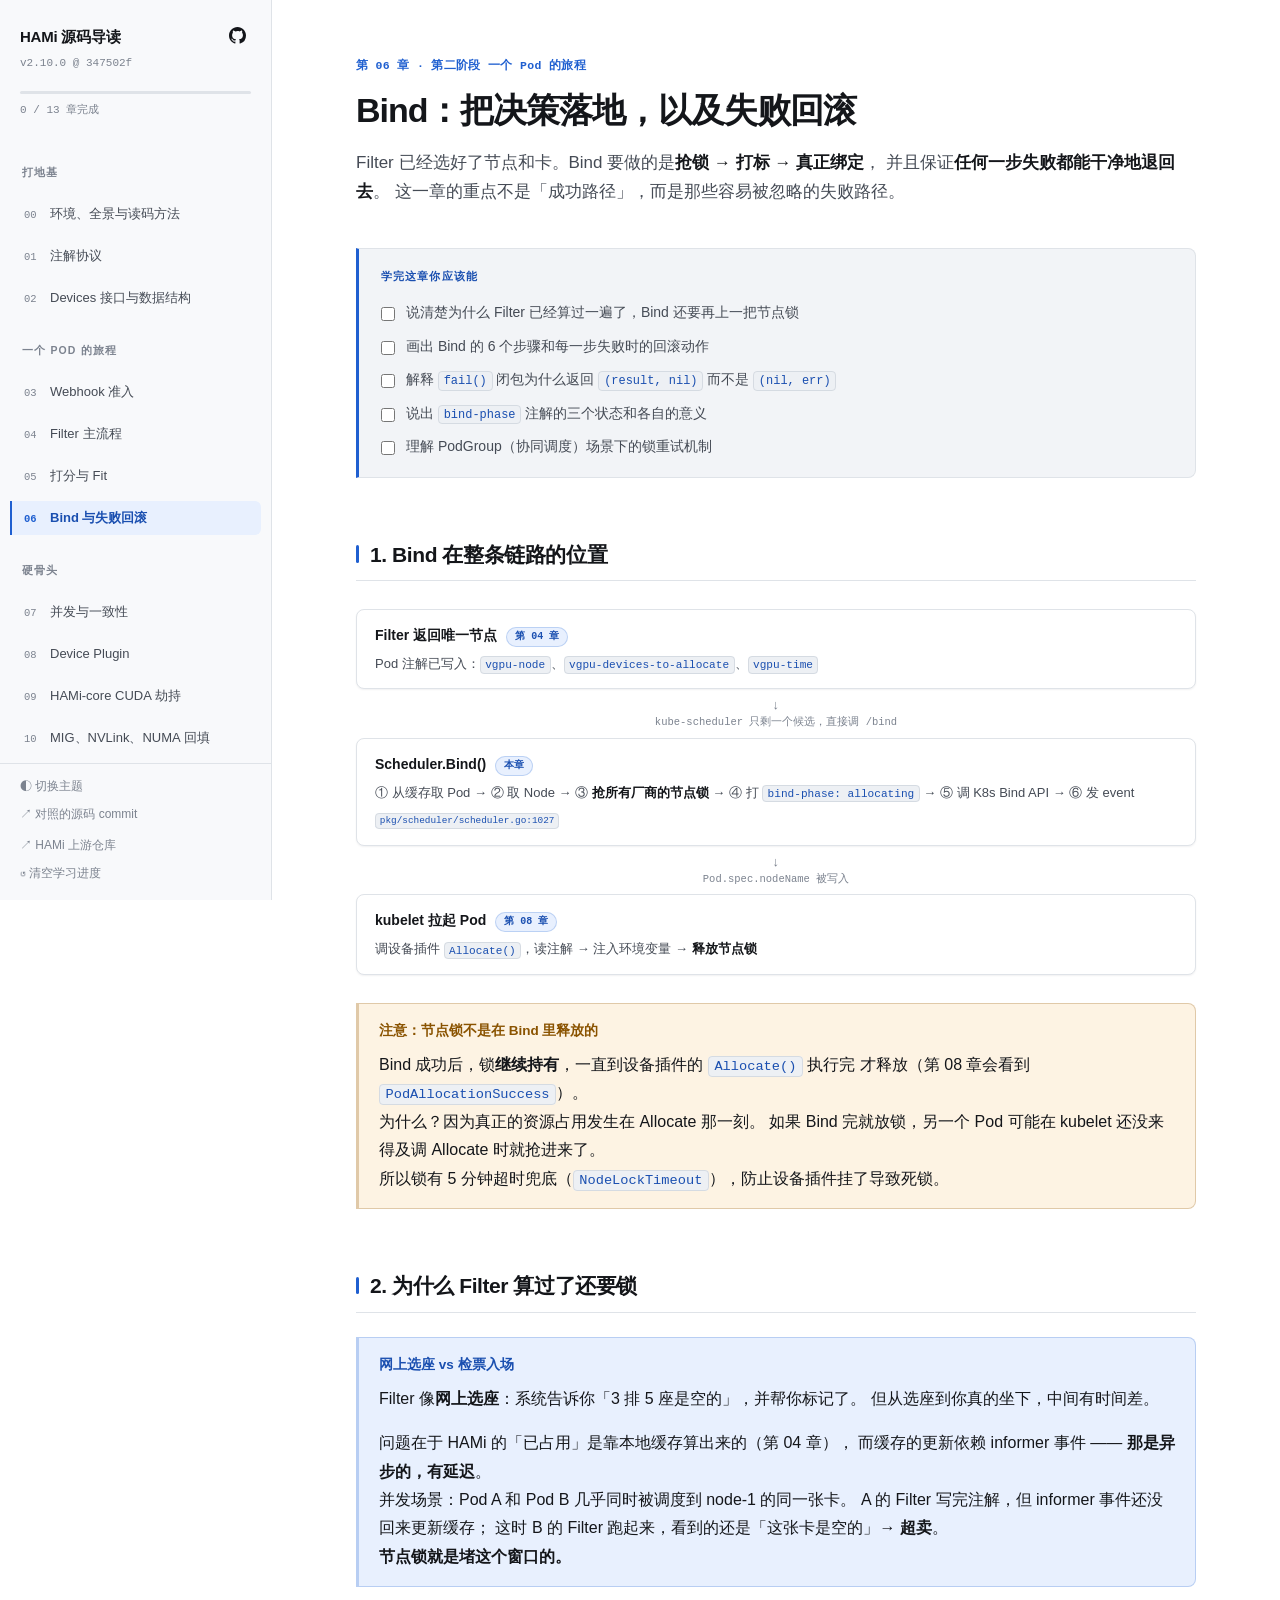
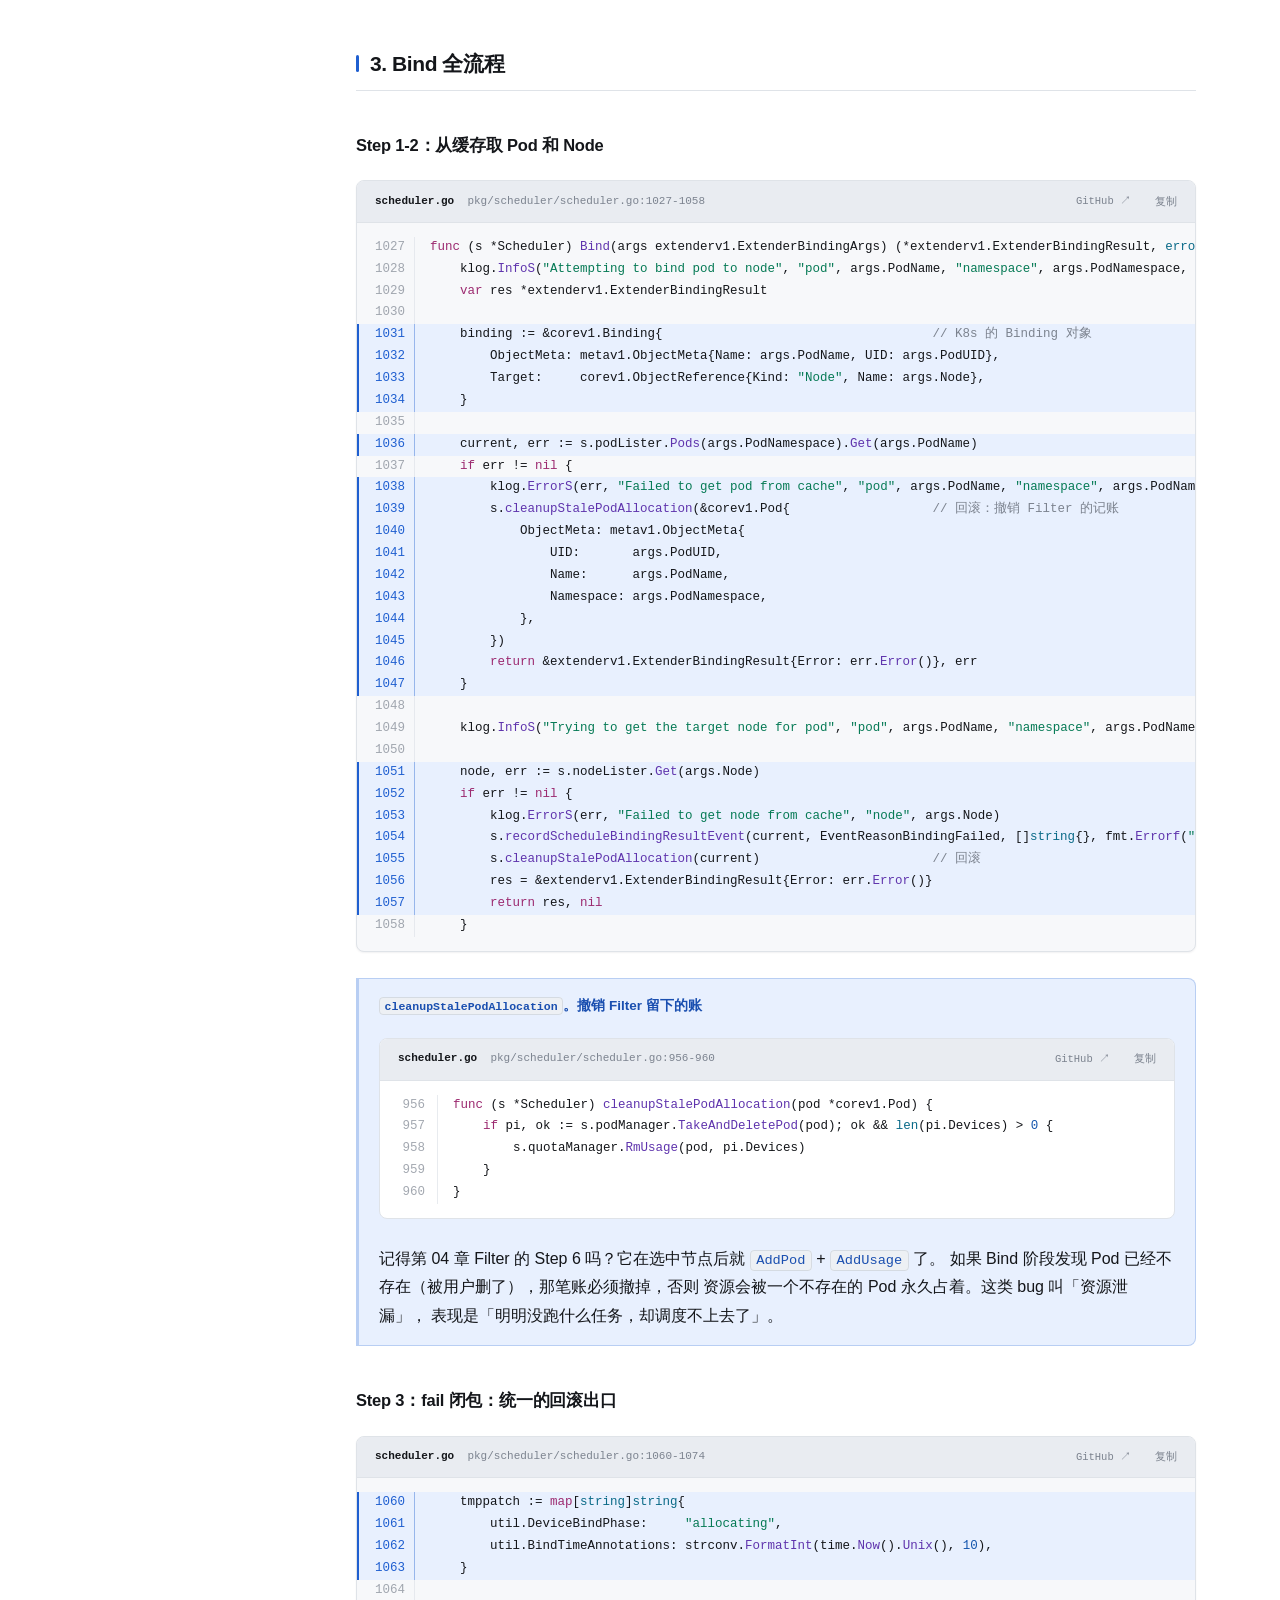
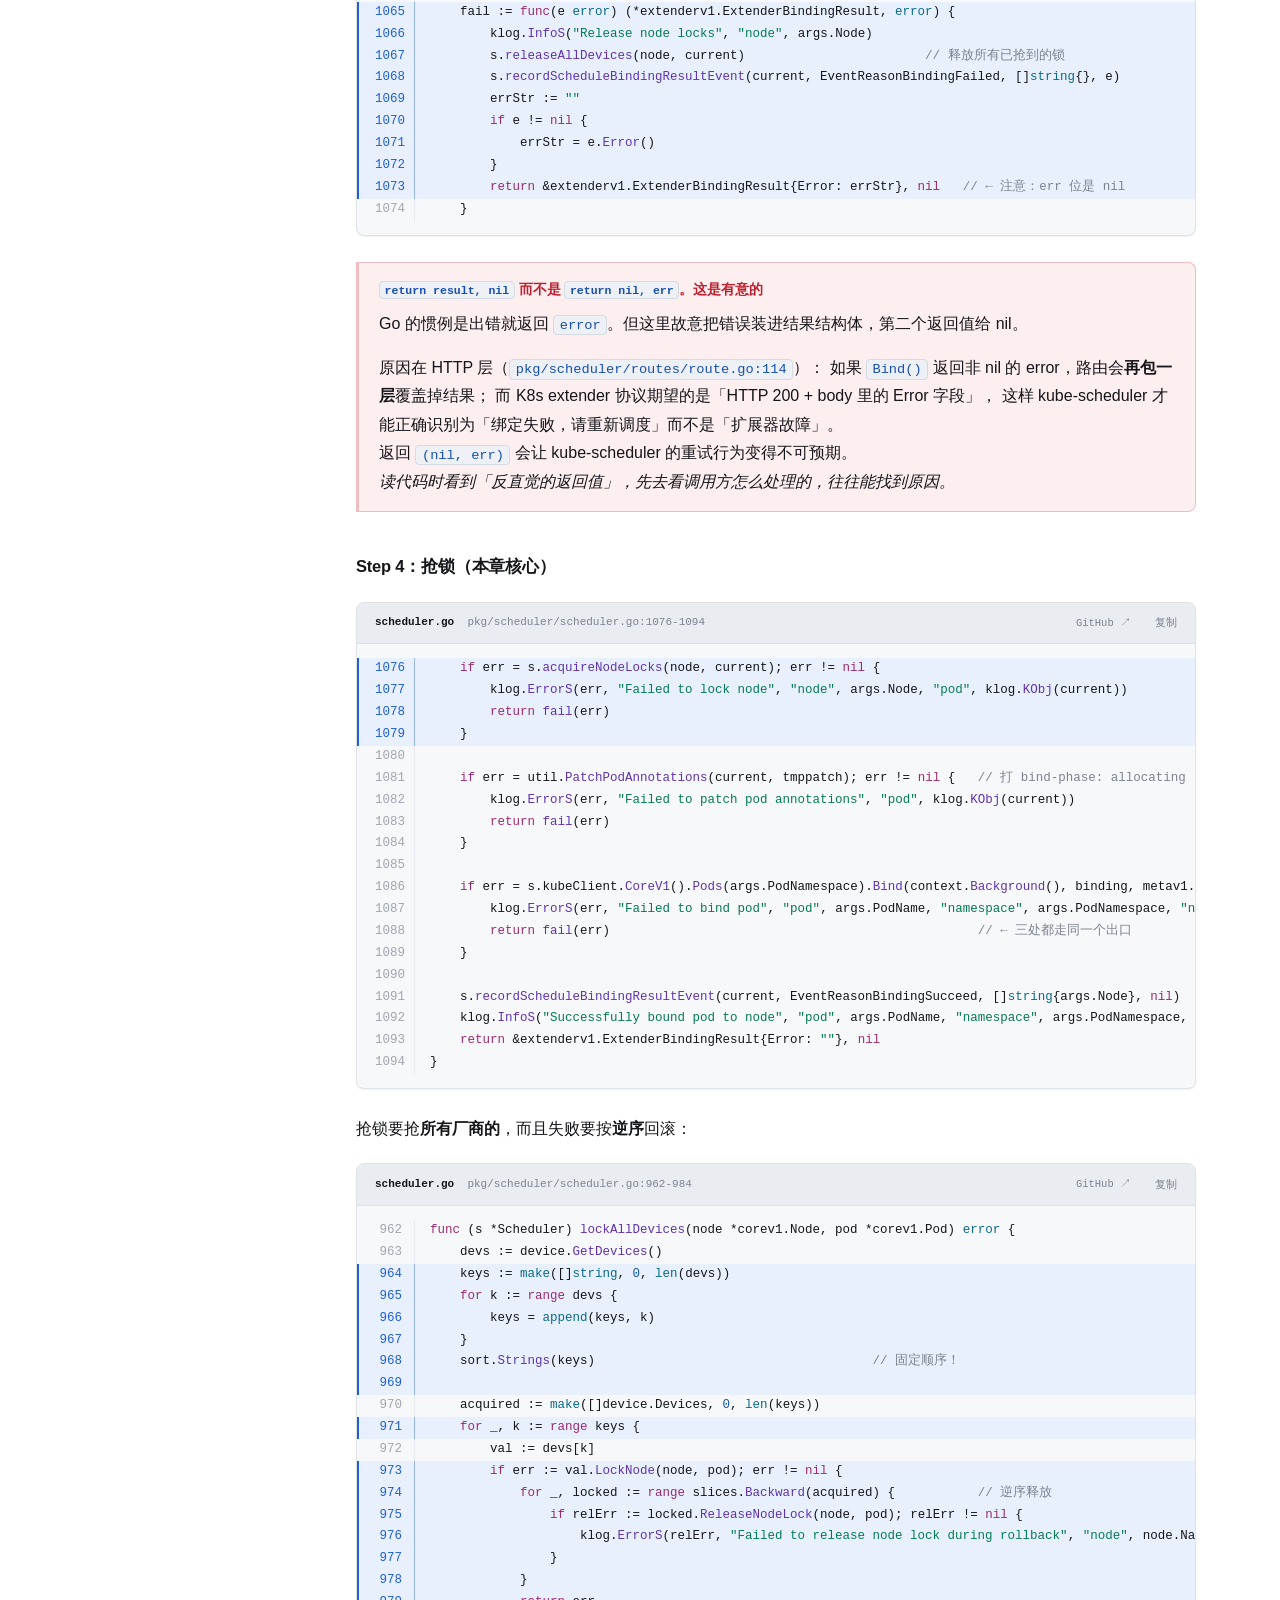
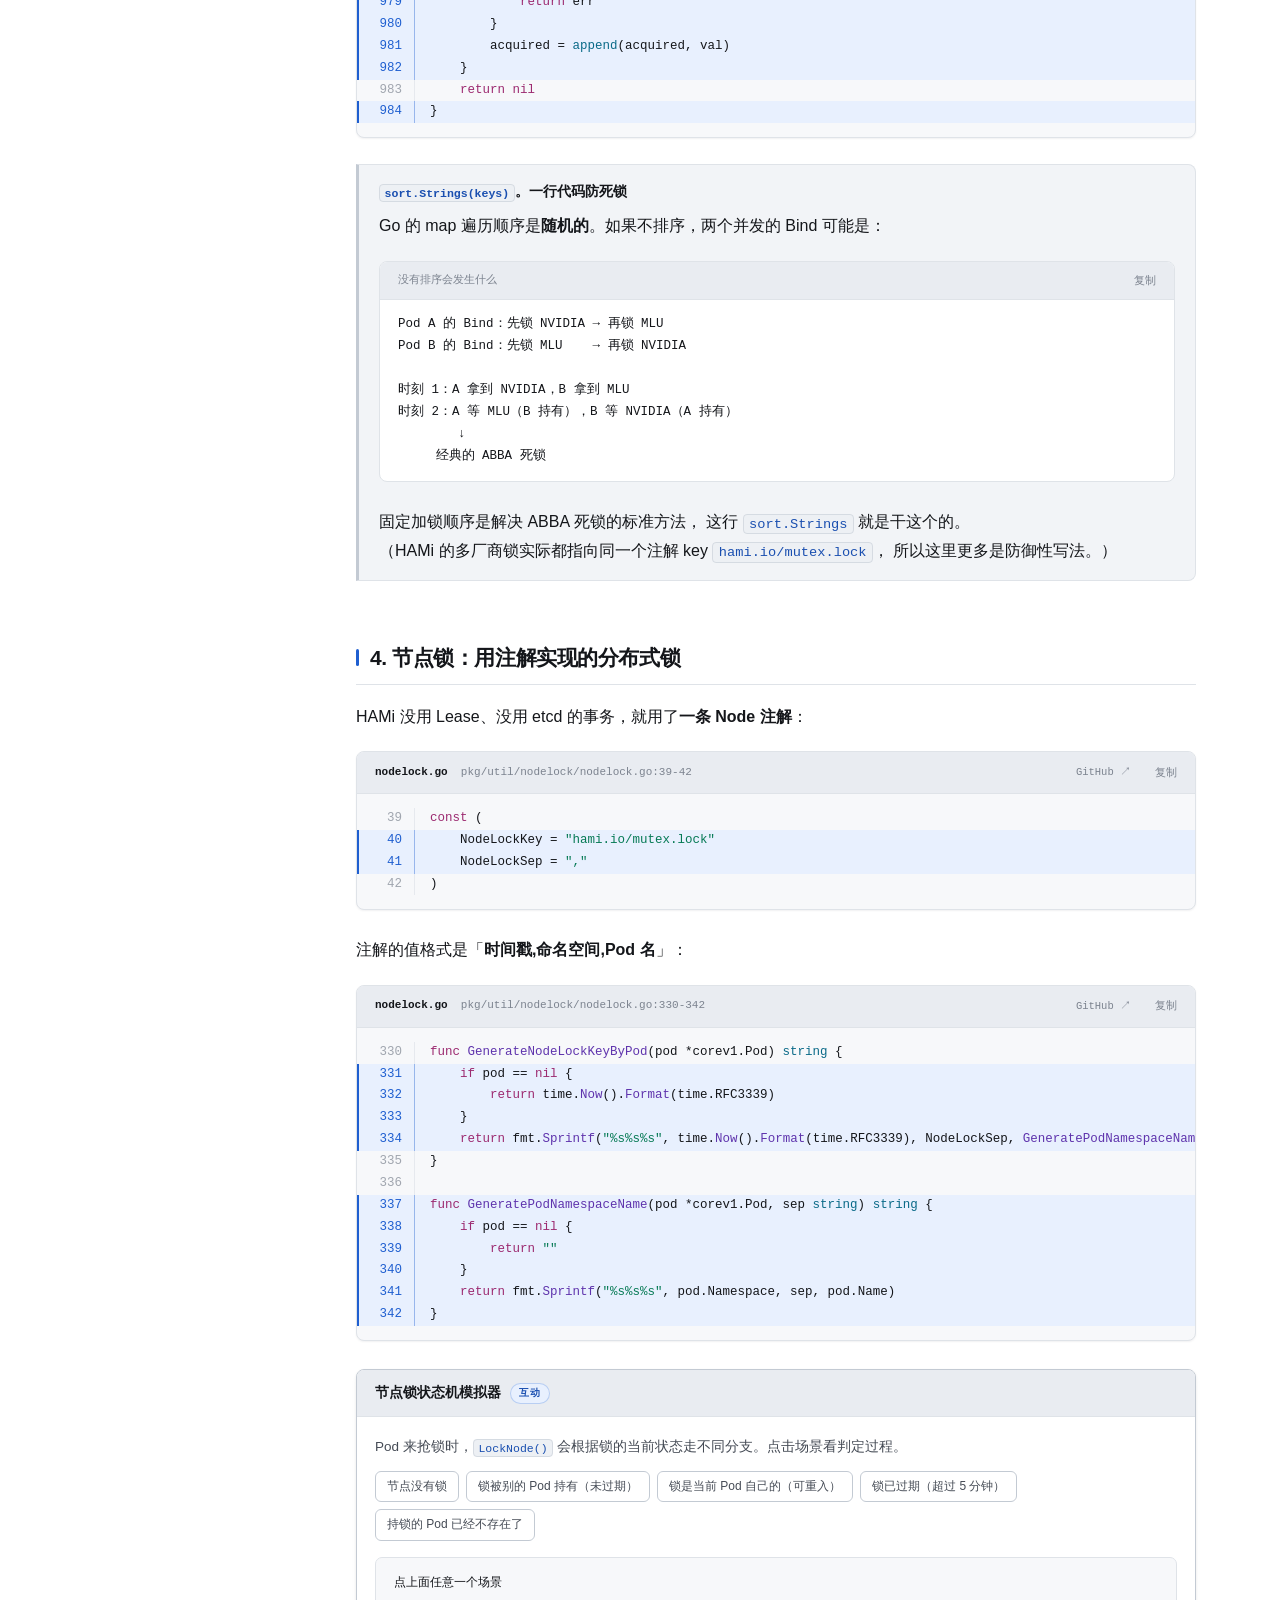
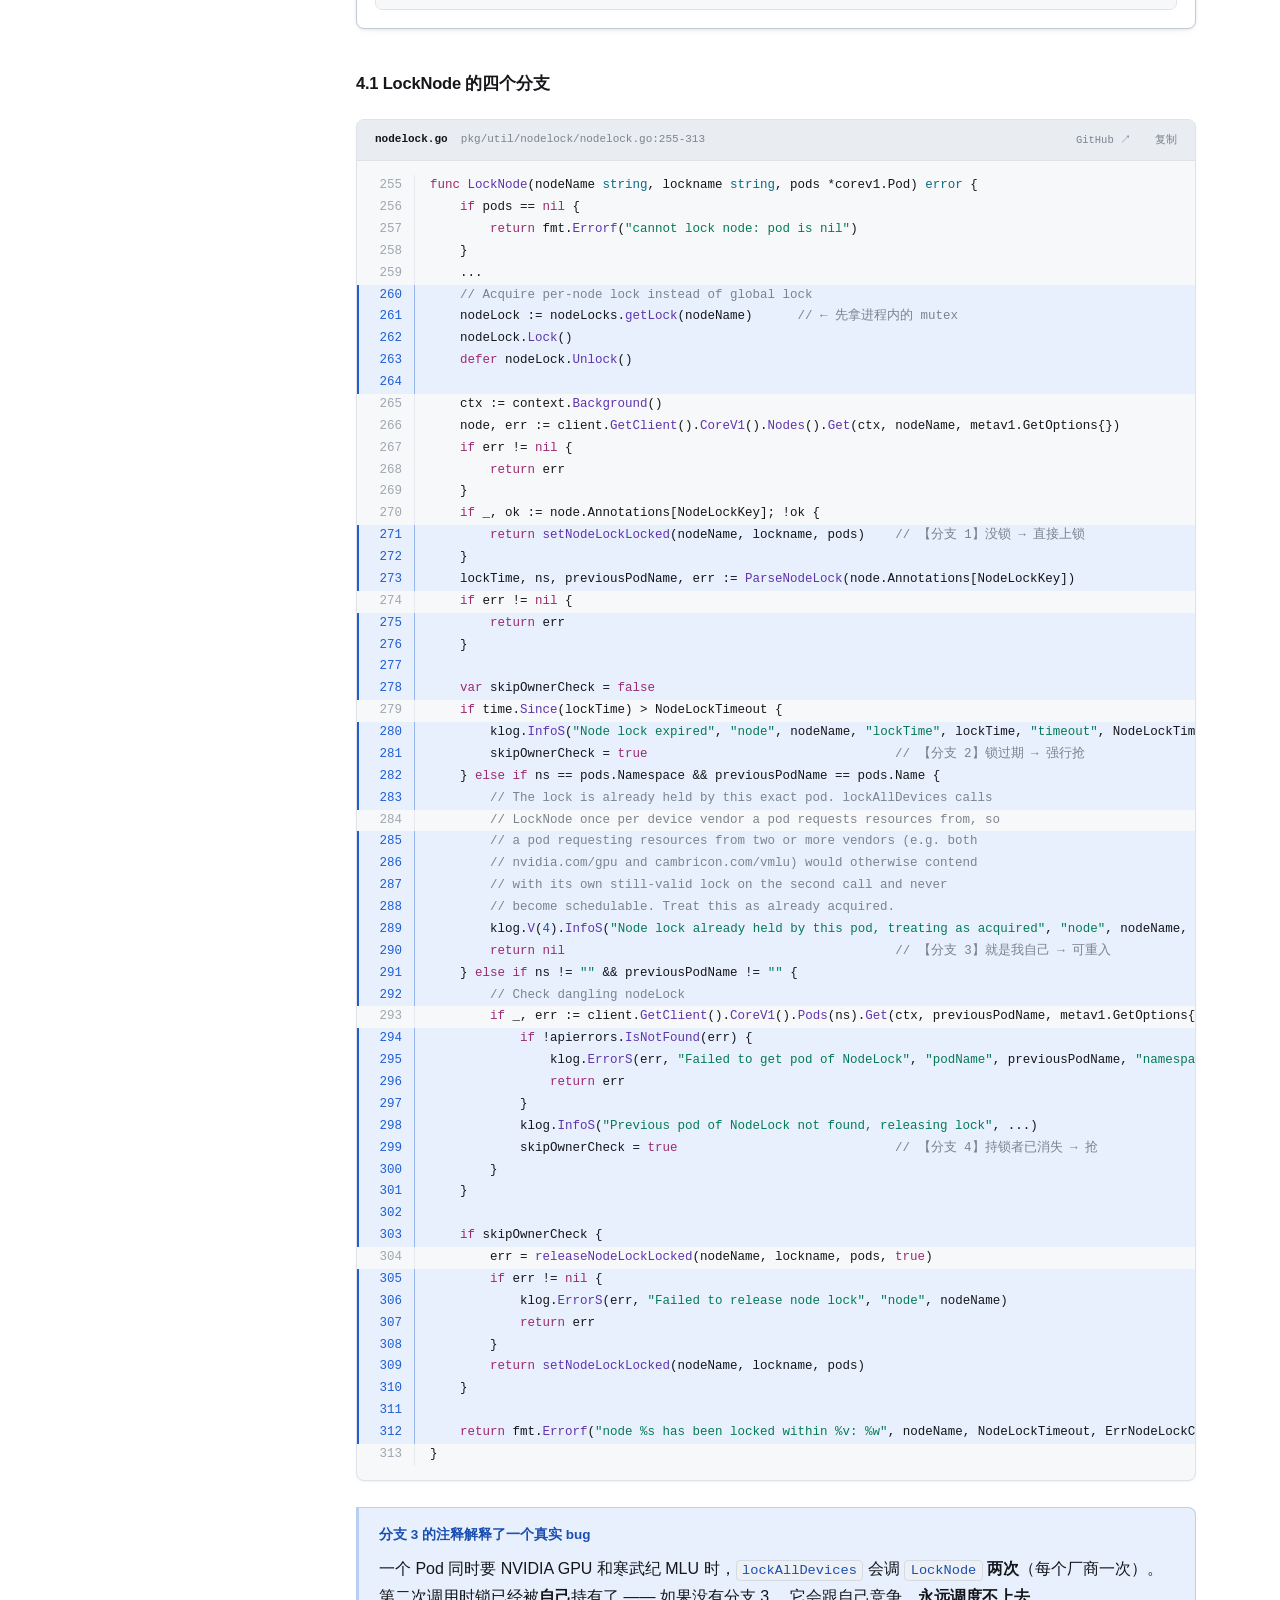
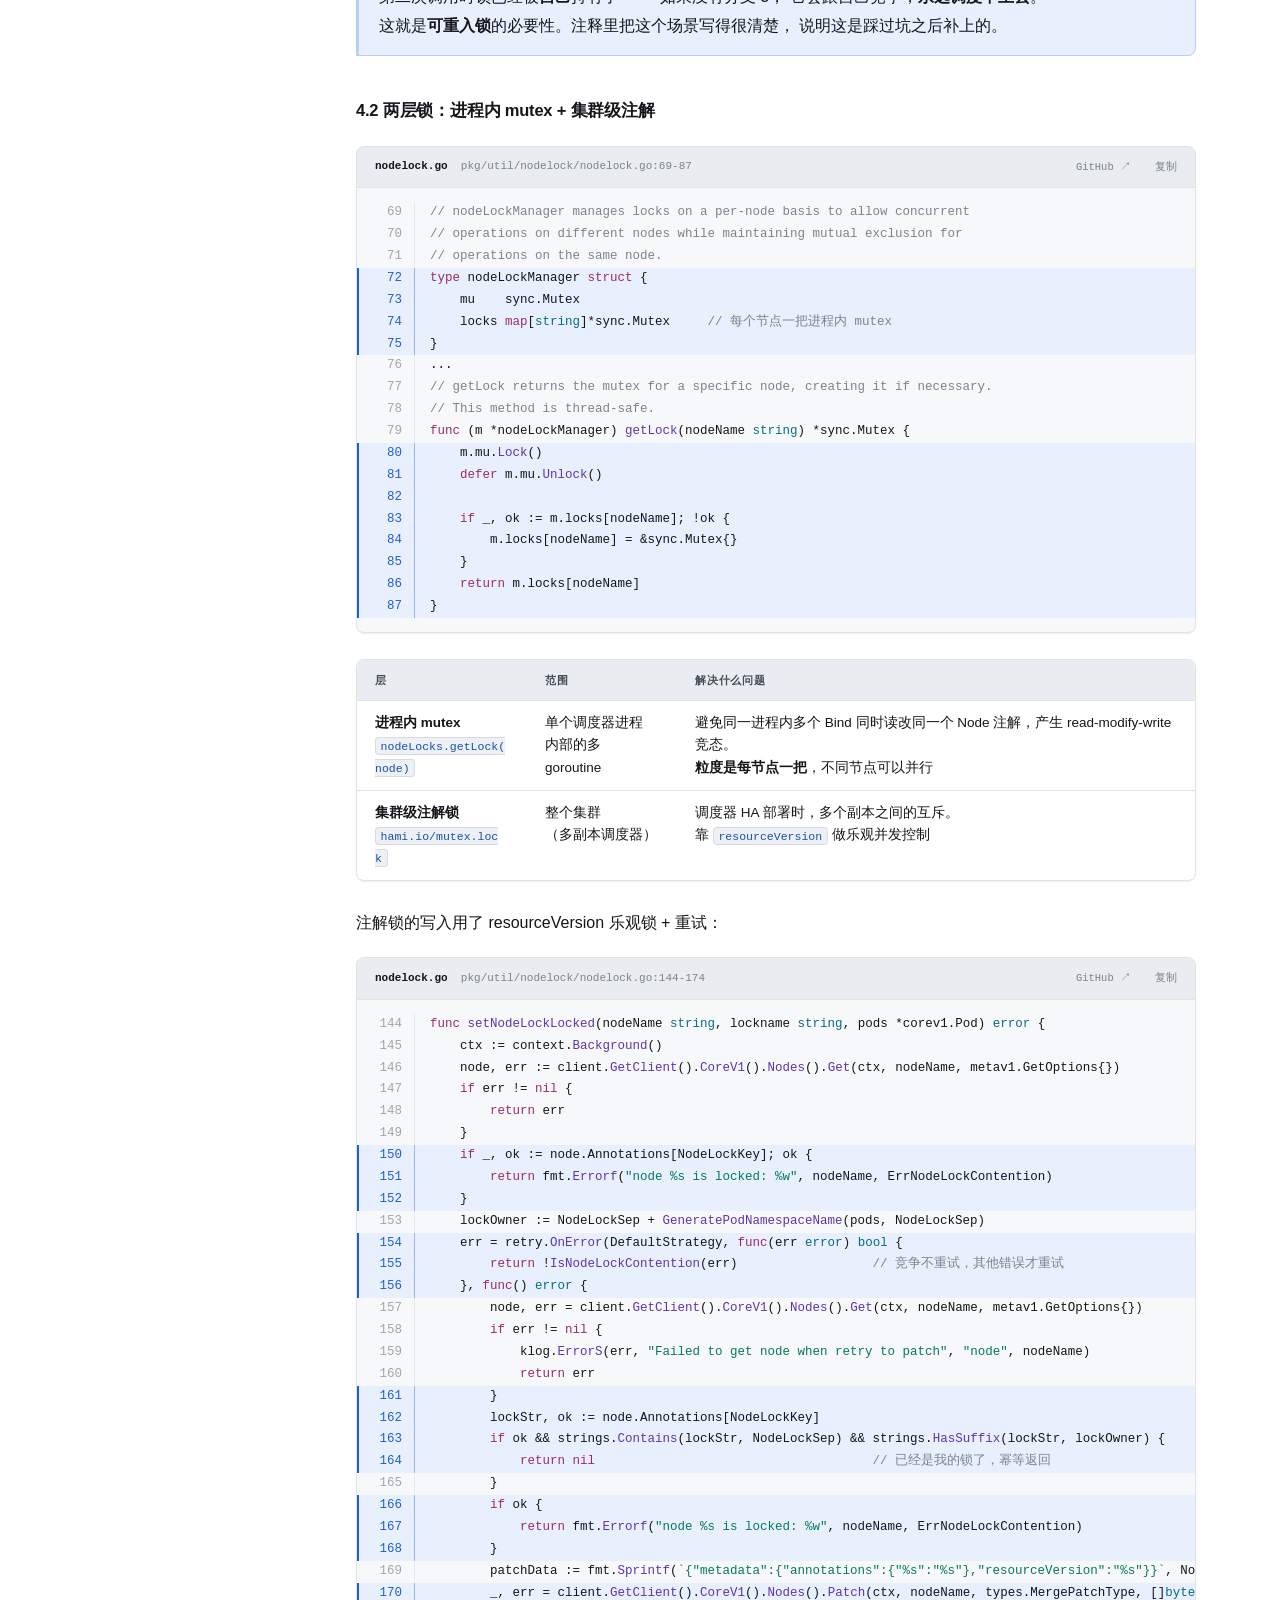
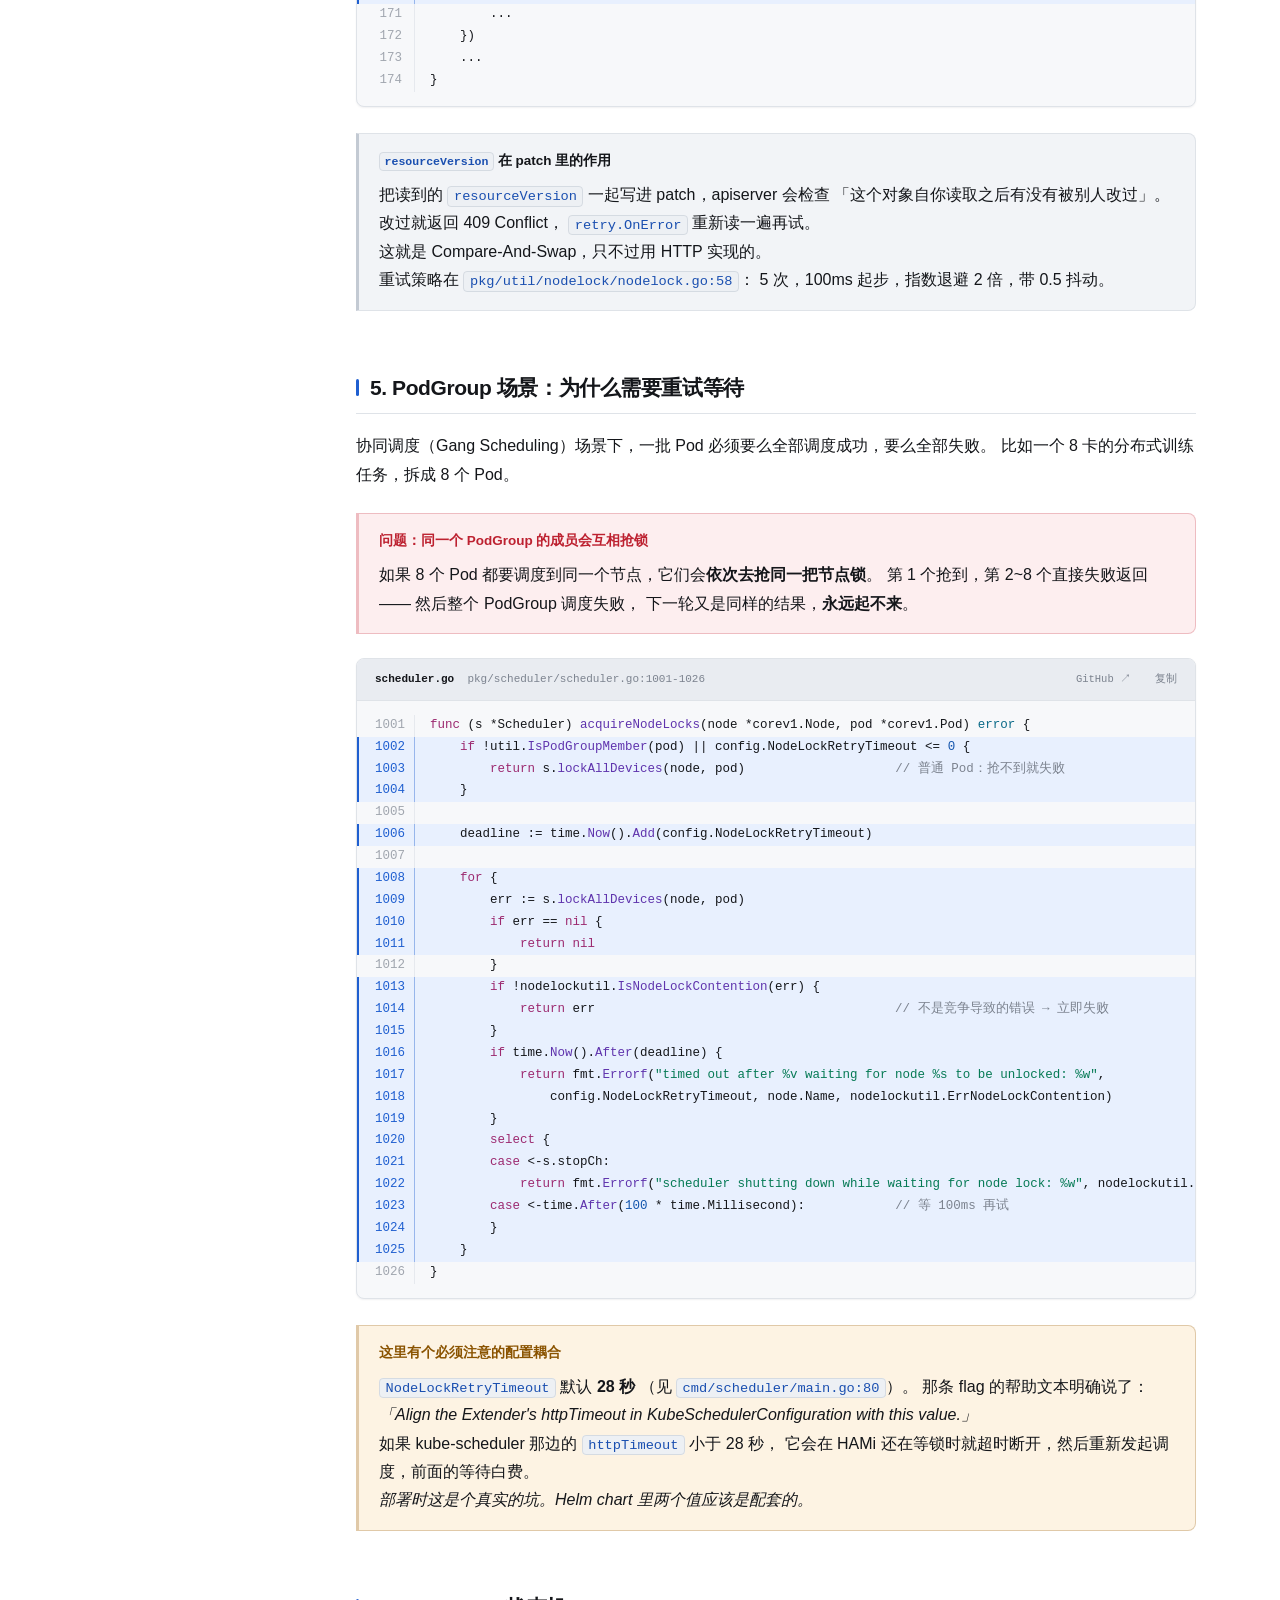
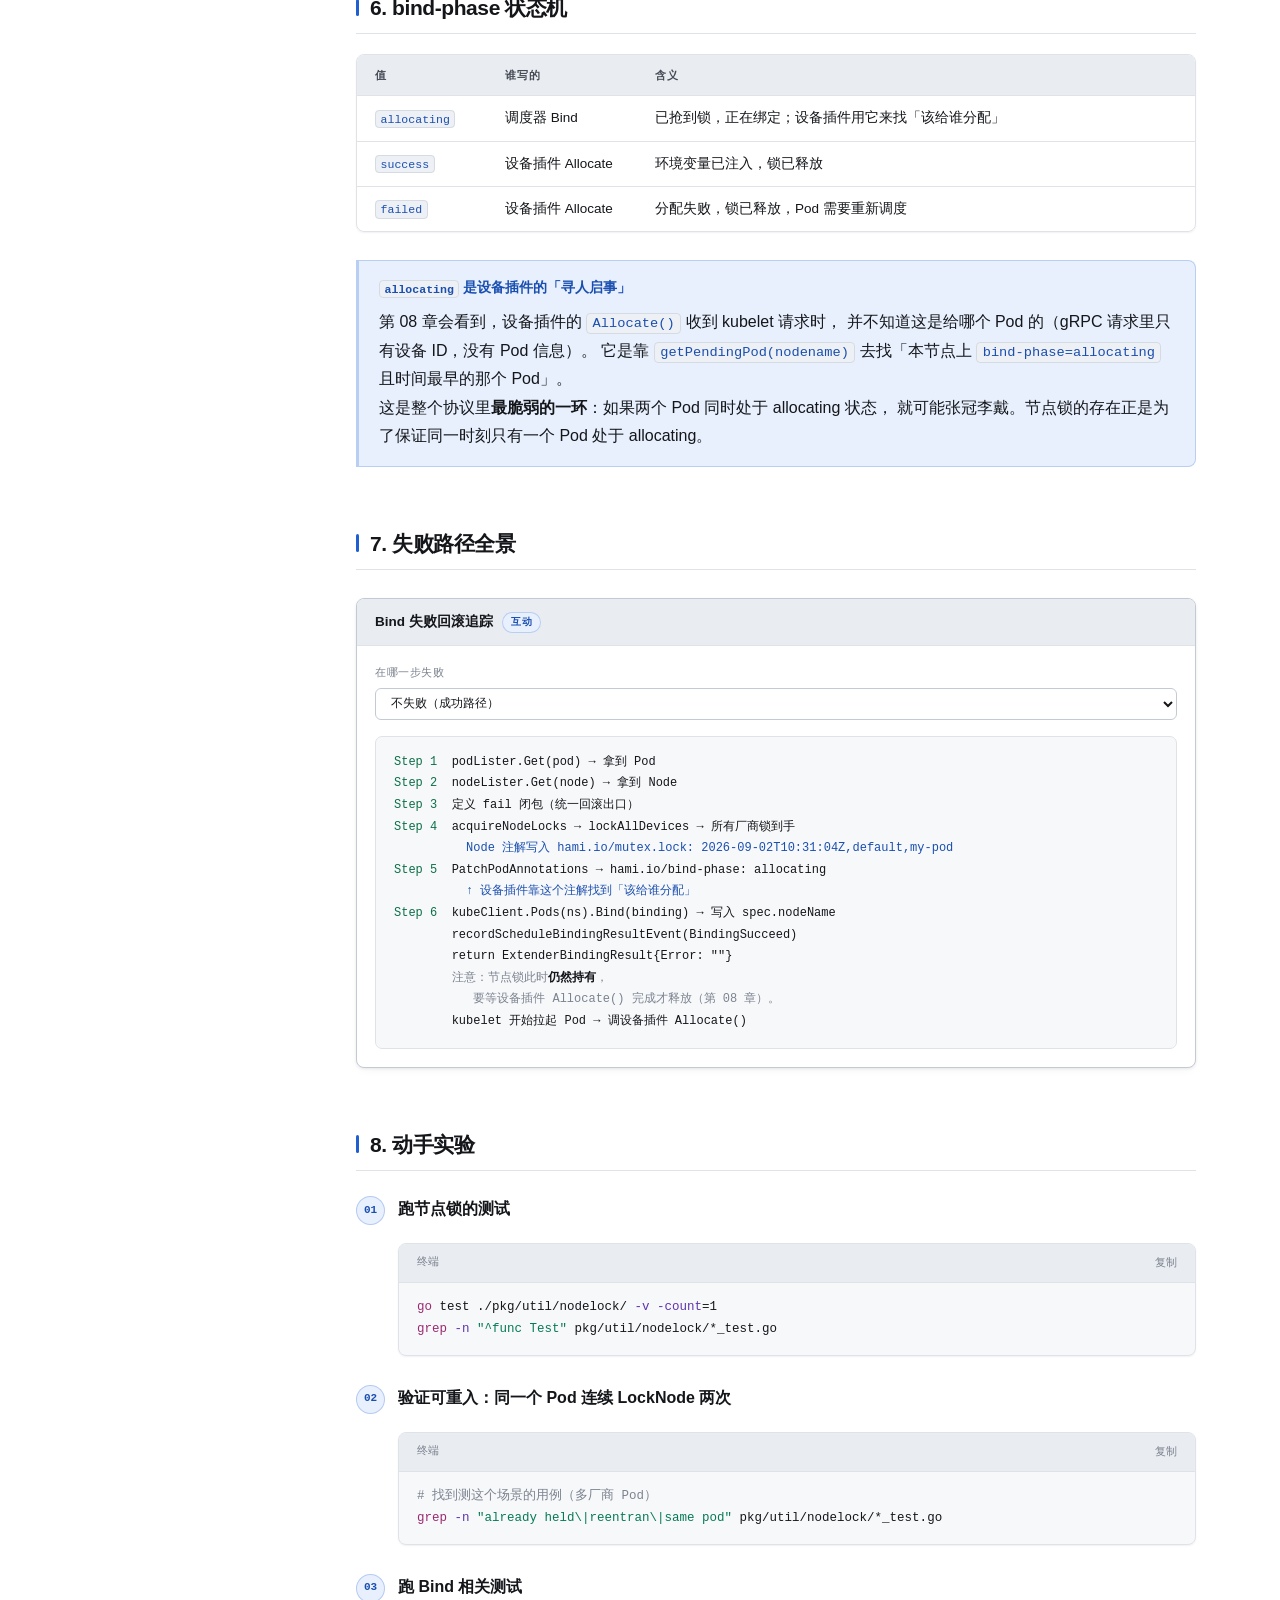
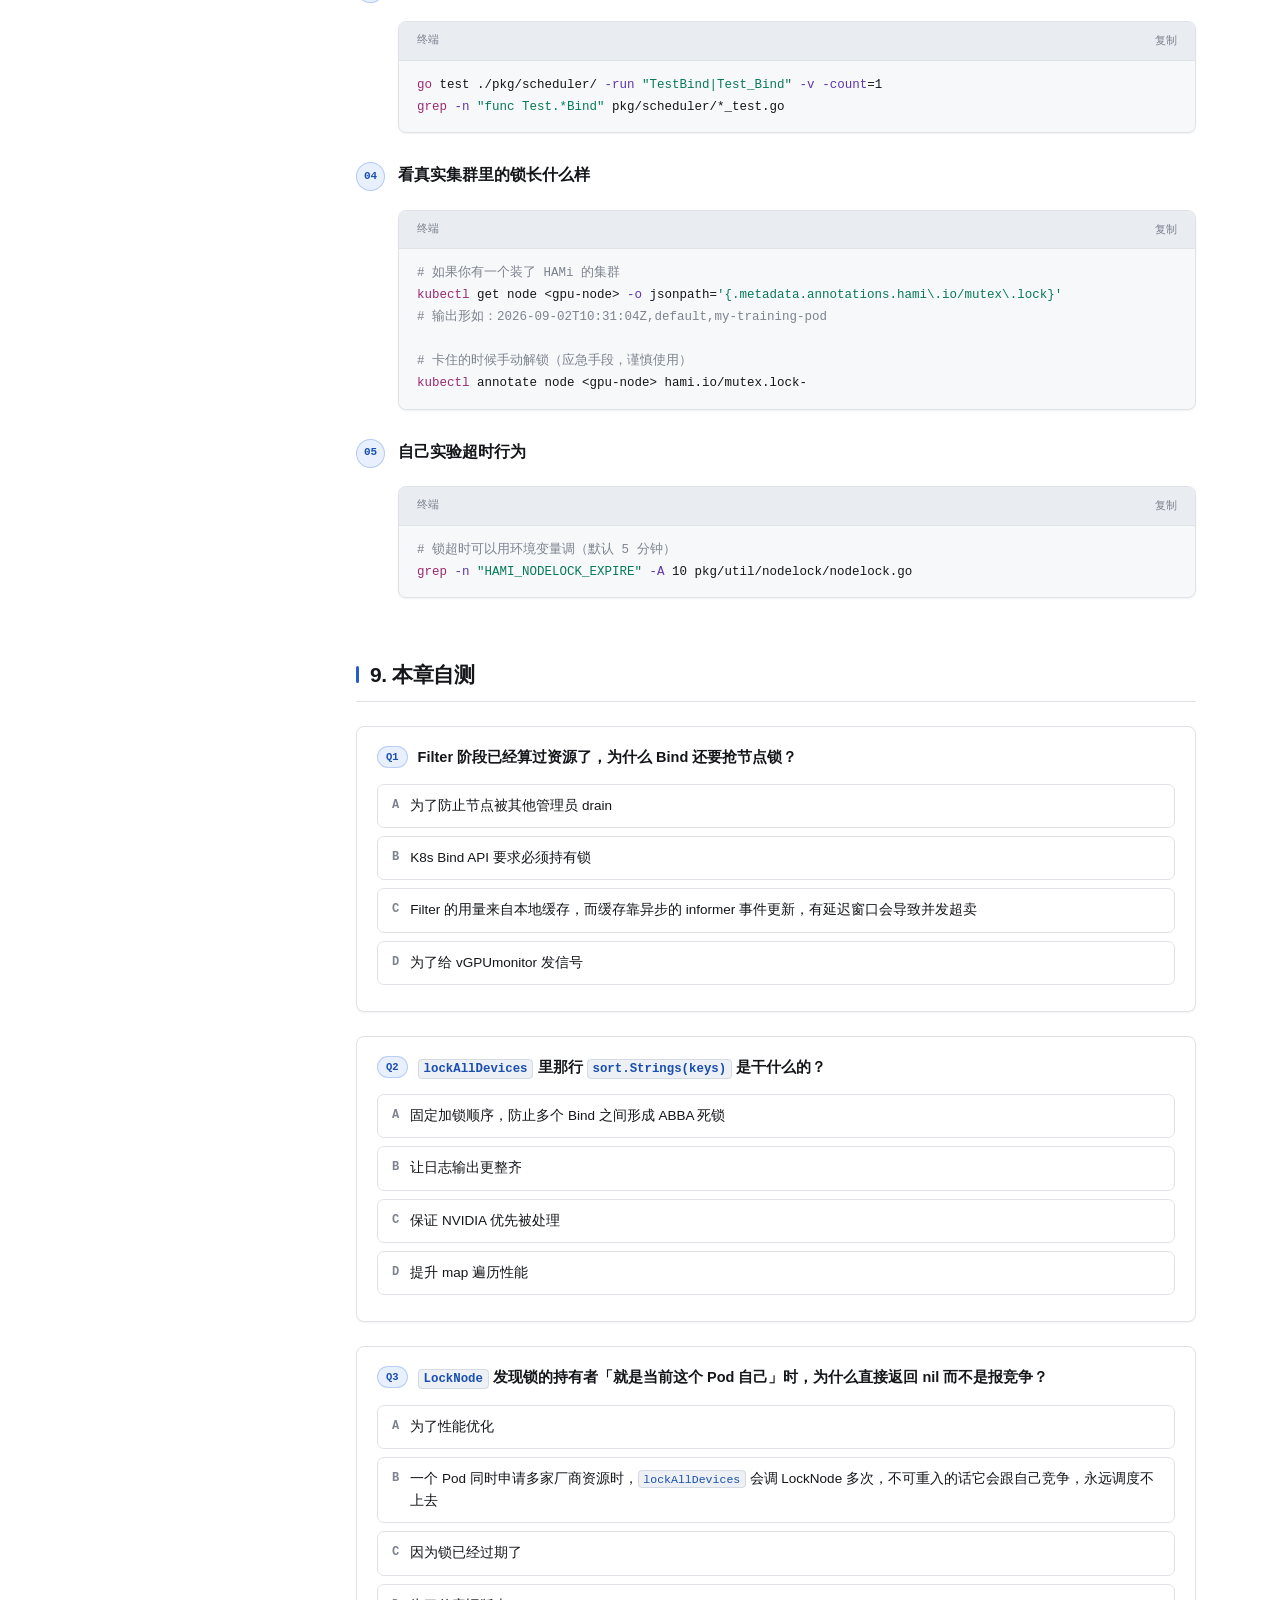
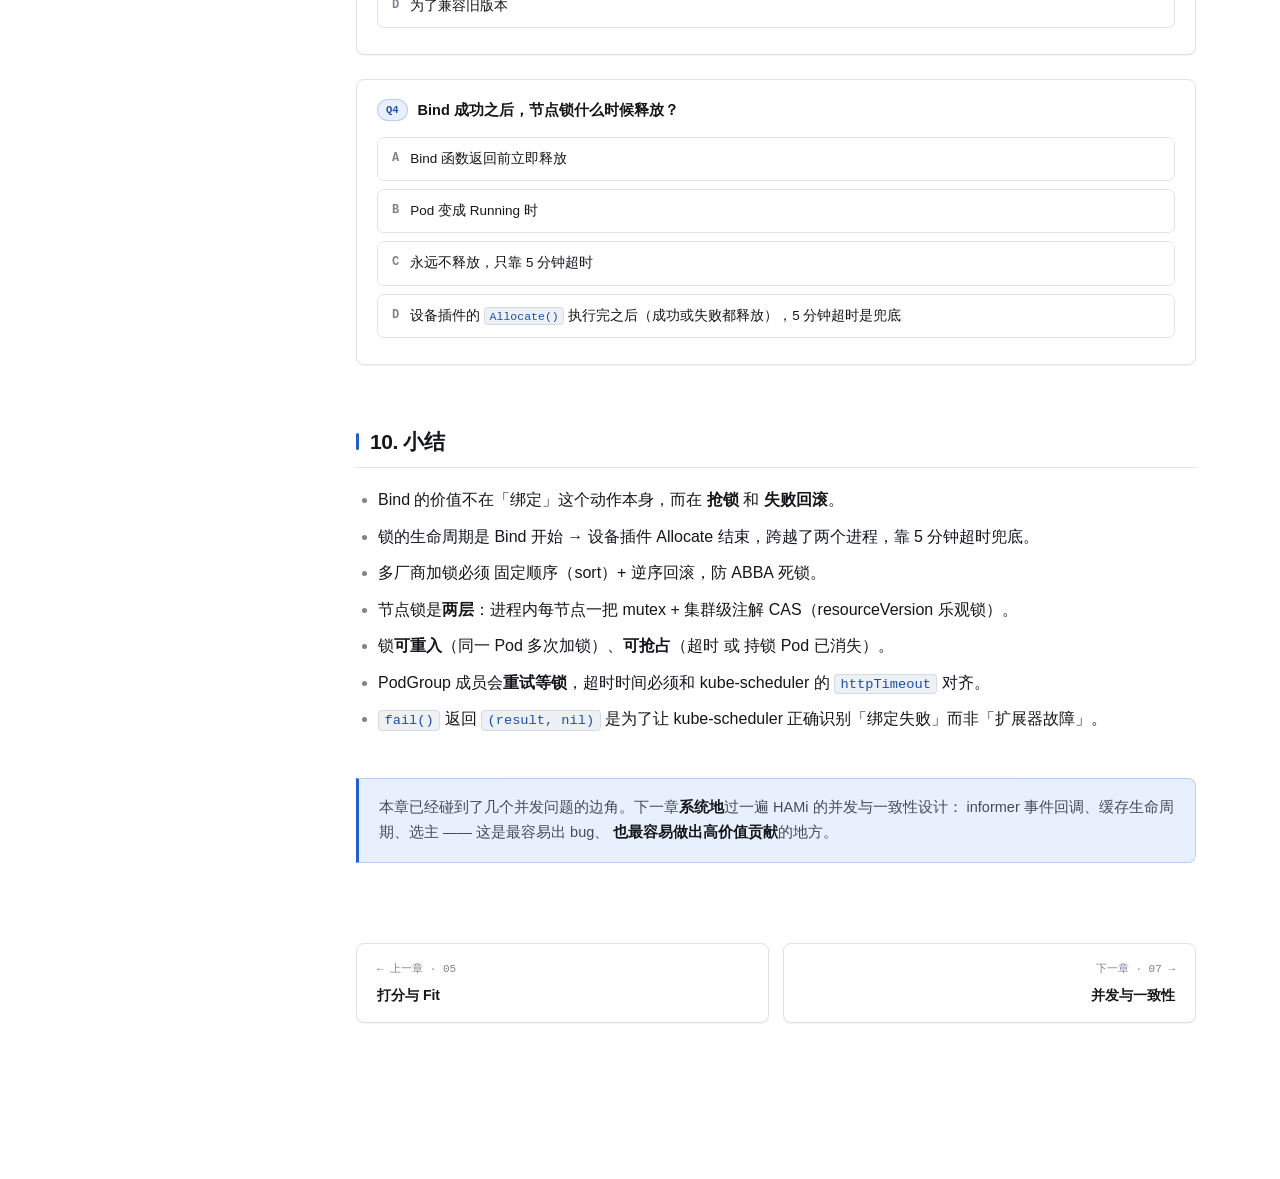
<file: chapters/06-bind.html>
<!DOCTYPE html>
<html lang="zh-CN">
<head>
<meta charset="utf-8">
<meta name="viewport" content="width=device-width, initial-scale=1">
<title>06 · Bind 与回滚 — HAMi 源码导读</title>
<link rel="stylesheet" href="../assets/css/style.css">
<link rel="icon" href="data:image/svg+xml,%3Csvg xmlns='http://www.w3.org/2000/svg' viewBox='0 0 32 32'%3E%3Crect width='32' height='32' rx='7' fill='%2316181d'/%3E%3Ctext x='16' y='23' font-size='17' font-family='monospace' font-weight='bold' fill='%23fff' text-anchor='middle'%3EH%3C/text%3E%3C/svg%3E">
</head>
<body>
<div class="layout">
  <nav class="sidebar" id="sidebar"></nav>
  <main class="main">

    <div class="page-kicker">第 06 章 · 第二阶段 一个 Pod 的旅程</div>
    <h1 class="page-title">Bind：把决策落地，以及失败回滚</h1>
    <p class="page-lede">
      Filter 已经选好了节点和卡。Bind 要做的是<strong>抢锁 → 打标 → 真正绑定</strong>，
      并且保证<strong>任何一步失败都能干净地退回去</strong>。
      这一章的重点不是「成功路径」，而是那些容易被忽略的失败路径。
    </p>

    <div class="goals">
      <h3>学完这章你应该能</h3>
      <ul>
        <li>说清楚为什么 Filter 已经算过一遍了，Bind 还要再上一把节点锁</li>
        <li>画出 Bind 的 6 个步骤和每一步失败时的回滚动作</li>
        <li>解释 <code>fail()</code> 闭包为什么返回 <code>(result, nil)</code> 而不是 <code>(nil, err)</code></li>
        <li>说出 <code>bind-phase</code> 注解的三个状态和各自的意义</li>
        <li>理解 PodGroup（协同调度）场景下的锁重试机制</li>
      </ul>
    </div>

    <h2>1. Bind 在整条链路的位置</h2>

    <div class="flow">
      <div class="node">
        <div class="h">Filter 返回唯一节点<span class="tag">第 04 章</span></div>
        <div class="d">Pod 注解已写入：<code>vgpu-node</code>、<code>vgpu-devices-to-allocate</code>、<code>vgpu-time</code></div>
      </div>
      <div class="arrow">↓<span class="lbl">kube-scheduler 只剩一个候选，直接调 /bind</span></div>
      <div class="node">
        <div class="h">Scheduler.Bind()<span class="tag">本章</span></div>
        <div class="d">
          ① 从缓存取 Pod → ② 取 Node → ③ <b>抢所有厂商的节点锁</b> →
          ④ 打 <code>bind-phase: allocating</code> → ⑤ 调 K8s Bind API → ⑥ 发 event
        </div>
        <div class="src"><span data-srcref="pkg/scheduler/scheduler.go:1027"></span></div>
      </div>
      <div class="arrow">↓<span class="lbl">Pod.spec.nodeName 被写入</span></div>
      <div class="node">
        <div class="h">kubelet 拉起 Pod<span class="tag">第 08 章</span></div>
        <div class="d">调设备插件 <code>Allocate()</code>，读注解 → 注入环境变量 → <b>释放节点锁</b></div>
      </div>
    </div>

    <div class="note warn">
      <div class="t">注意：节点锁不是在 Bind 里释放的</div>
      <p style="margin-bottom:0">
        Bind 成功后，锁<strong>继续持有</strong>，一直到设备插件的 <code>Allocate()</code> 执行完
        才释放（第 08 章会看到 <code>PodAllocationSuccess</code>）。
        <br>为什么？因为真正的资源占用发生在 Allocate 那一刻。
        如果 Bind 完就放锁，另一个 Pod 可能在 kubelet 还没来得及调 Allocate 时就抢进来了。
        <br>所以锁有 5 分钟超时兜底（<code>NodeLockTimeout</code>），防止设备插件挂了导致死锁。
      </p>
    </div>

    <h2>2. 为什么 Filter 算过了还要锁</h2>

    <div class="note analogy">
      <div class="t">网上选座 vs 检票入场</div>
      <p>
        Filter 像<strong>网上选座</strong>：系统告诉你「3 排 5 座是空的」，并帮你标记了。
        但从选座到你真的坐下，中间有时间差。
      </p>
      <p style="margin-bottom:0">
        问题在于 HAMi 的「已占用」是靠本地缓存算出来的（第 04 章），
        而缓存的更新依赖 informer 事件 —— <strong>那是异步的，有延迟</strong>。
        <br>并发场景：Pod A 和 Pod B 几乎同时被调度到 node-1 的同一张卡。
        A 的 Filter 写完注解，但 informer 事件还没回来更新缓存；
        这时 B 的 Filter 跑起来，看到的还是「这张卡是空的」→ <strong>超卖</strong>。
        <br><strong>节点锁就是堵这个窗口的。</strong>
      </p>
    </div>

    <h2>3. Bind 全流程</h2>

    <h3>Step 1-2：从缓存取 Pod 和 Node</h3>

    <div class="codeblock" data-file="pkg/scheduler/scheduler.go" data-start="1027" data-lang="go" data-hl="5-8,10,12-21,25,26-31">
<pre><code>func (s *Scheduler) Bind(args extenderv1.ExtenderBindingArgs) (*extenderv1.ExtenderBindingResult, error) {
	klog.InfoS("Attempting to bind pod to node", "pod", args.PodName, "namespace", args.PodNamespace, "node", args.Node)
	var res *extenderv1.ExtenderBindingResult

	binding := &amp;corev1.Binding{                                    // K8s 的 Binding 对象
		ObjectMeta: metav1.ObjectMeta{Name: args.PodName, UID: args.PodUID},
		Target:     corev1.ObjectReference{Kind: "Node", Name: args.Node},
	}

	current, err := s.podLister.Pods(args.PodNamespace).Get(args.PodName)
	if err != nil {
		klog.ErrorS(err, "Failed to get pod from cache", "pod", args.PodName, "namespace", args.PodNamespace)
		s.cleanupStalePodAllocation(&amp;corev1.Pod{                   // 回滚：撤销 Filter 的记账
			ObjectMeta: metav1.ObjectMeta{
				UID:       args.PodUID,
				Name:      args.PodName,
				Namespace: args.PodNamespace,
			},
		})
		return &amp;extenderv1.ExtenderBindingResult{Error: err.Error()}, err
	}

	klog.InfoS("Trying to get the target node for pod", "pod", args.PodName, "namespace", args.PodNamespace, "node", args.Node)

	node, err := s.nodeLister.Get(args.Node)
	if err != nil {
		klog.ErrorS(err, "Failed to get node from cache", "node", args.Node)
		s.recordScheduleBindingResultEvent(current, EventReasonBindingFailed, []string{}, fmt.Errorf("failed to get node %s", args.Node))
		s.cleanupStalePodAllocation(current)                       // 回滚
		res = &amp;extenderv1.ExtenderBindingResult{Error: err.Error()}
		return res, nil
	}</code></pre>
    </div>

    <div class="note tip">
      <div class="t"><code>cleanupStalePodAllocation</code>。撤销 Filter 留下的账</div>
      <div class="codeblock" data-file="pkg/scheduler/scheduler.go" data-start="956" data-lang="go">
<pre><code>func (s *Scheduler) cleanupStalePodAllocation(pod *corev1.Pod) {
	if pi, ok := s.podManager.TakeAndDeletePod(pod); ok &amp;&amp; len(pi.Devices) &gt; 0 {
		s.quotaManager.RmUsage(pod, pi.Devices)
	}
}</code></pre>
      </div>
      <p style="margin-bottom:0">
        记得第 04 章 Filter 的 Step 6 吗？它在选中节点后就 <code>AddPod</code> + <code>AddUsage</code> 了。
        如果 Bind 阶段发现 Pod 已经不存在（被用户删了），那笔账必须撤掉，否则
        资源会被一个不存在的 Pod 永久占着。这类 bug 叫「资源泄漏」，
        表现是「明明没跑什么任务，却调度不上去了」。
      </p>
    </div>

    <h3>Step 3：fail 闭包：统一的回滚出口</h3>

    <div class="codeblock" data-file="pkg/scheduler/scheduler.go" data-start="1060" data-lang="go" data-hl="1-4,6-14">
<pre><code>	tmppatch := map[string]string{
		util.DeviceBindPhase:     "allocating",
		util.BindTimeAnnotations: strconv.FormatInt(time.Now().Unix(), 10),
	}

	fail := func(e error) (*extenderv1.ExtenderBindingResult, error) {
		klog.InfoS("Release node locks", "node", args.Node)
		s.releaseAllDevices(node, current)                        // 释放所有已抢到的锁
		s.recordScheduleBindingResultEvent(current, EventReasonBindingFailed, []string{}, e)
		errStr := ""
		if e != nil {
			errStr = e.Error()
		}
		return &amp;extenderv1.ExtenderBindingResult{Error: errStr}, nil   // ← 注意：err 位是 nil
	}</code></pre>
    </div>

    <div class="note trap">
      <div class="t"><code>return result, nil</code> 而不是 <code>return nil, err</code>。这是有意的</div>
      <p>
        Go 的惯例是出错就返回 <code>error</code>。但这里故意把错误装进结果结构体，第二个返回值给 nil。
      </p>
      <p style="margin-bottom:0">
        原因在 HTTP 层（<span data-srcref="pkg/scheduler/routes/route.go:114"></span>）：
        如果 <code>Bind()</code> 返回非 nil 的 error，路由会<strong>再包一层</strong>覆盖掉结果；
        而 K8s extender 协议期望的是「HTTP 200 + body 里的 Error 字段」，
        这样 kube-scheduler 才能正确识别为「绑定失败，请重新调度」而不是「扩展器故障」。
        <br>返回 <code>(nil, err)</code> 会让 kube-scheduler 的重试行为变得不可预期。
        <br><em>读代码时看到「反直觉的返回值」，先去看调用方怎么处理的，往往能找到原因。</em>
      </p>
    </div>

    <h3>Step 4：抢锁（本章核心）</h3>

    <div class="codeblock" data-file="pkg/scheduler/scheduler.go" data-start="1076" data-lang="go" data-hl="1-4">
<pre><code>	if err = s.acquireNodeLocks(node, current); err != nil {
		klog.ErrorS(err, "Failed to lock node", "node", args.Node, "pod", klog.KObj(current))
		return fail(err)
	}

	if err = util.PatchPodAnnotations(current, tmppatch); err != nil {   // 打 bind-phase: allocating
		klog.ErrorS(err, "Failed to patch pod annotations", "pod", klog.KObj(current))
		return fail(err)
	}

	if err = s.kubeClient.CoreV1().Pods(args.PodNamespace).Bind(context.Background(), binding, metav1.CreateOptions{}); err != nil {
		klog.ErrorS(err, "Failed to bind pod", "pod", args.PodName, "namespace", args.PodNamespace, "node", args.Node)
		return fail(err)                                                 // ← 三处都走同一个出口
	}

	s.recordScheduleBindingResultEvent(current, EventReasonBindingSucceed, []string{args.Node}, nil)
	klog.InfoS("Successfully bound pod to node", "pod", args.PodName, "namespace", args.PodNamespace, "node", args.Node)
	return &amp;extenderv1.ExtenderBindingResult{Error: ""}, nil
}</code></pre>
    </div>

    <p>抢锁要抢<strong>所有厂商的</strong>，而且失败要按<strong>逆序</strong>回滚：</p>

    <div class="codeblock" data-file="pkg/scheduler/scheduler.go" data-start="962" data-lang="go" data-hl="3-8,10,12-14,15-21,23">
<pre><code>func (s *Scheduler) lockAllDevices(node *corev1.Node, pod *corev1.Pod) error {
	devs := device.GetDevices()
	keys := make([]string, 0, len(devs))
	for k := range devs {
		keys = append(keys, k)
	}
	sort.Strings(keys)                                     // 固定顺序！

	acquired := make([]device.Devices, 0, len(keys))
	for _, k := range keys {
		val := devs[k]
		if err := val.LockNode(node, pod); err != nil {
			for _, locked := range slices.Backward(acquired) {           // 逆序释放
				if relErr := locked.ReleaseNodeLock(node, pod); relErr != nil {
					klog.ErrorS(relErr, "Failed to release node lock during rollback", "node", node.Name, "pod", klog.KObj(pod))
				}
			}
			return err
		}
		acquired = append(acquired, val)
	}
	return nil
}</code></pre>
    </div>

    <div class="note">
      <div class="t"><code>sort.Strings(keys)</code>。一行代码防死锁</div>
      <p>
        Go 的 map 遍历顺序是<strong>随机的</strong>。如果不排序，两个并发的 Bind 可能是：
      </p>
      <div class="codeblock" data-lang="text" data-title="没有排序会发生什么">
<pre><code>Pod A 的 Bind：先锁 NVIDIA → 再锁 MLU
Pod B 的 Bind：先锁 MLU    → 再锁 NVIDIA

时刻 1：A 拿到 NVIDIA，B 拿到 MLU
时刻 2：A 等 MLU（B 持有），B 等 NVIDIA（A 持有）
        ↓
     经典的 ABBA 死锁</code></pre>
      </div>
      <p style="margin-bottom:0">
        固定加锁顺序是解决 ABBA 死锁的标准方法，
        这行 <code>sort.Strings</code> 就是干这个的。
        <br>（HAMi 的多厂商锁实际都指向同一个注解 key <code>hami.io/mutex.lock</code>，
        所以这里更多是防御性写法。）
      </p>
    </div>

    <h2>4. 节点锁：用注解实现的分布式锁</h2>

    <p>
      HAMi 没用 Lease、没用 etcd 的事务，就用了<strong>一条 Node 注解</strong>：
    </p>

    <div class="codeblock" data-file="pkg/util/nodelock/nodelock.go" data-start="39" data-lang="go" data-hl="2-3">
<pre><code>const (
	NodeLockKey = "hami.io/mutex.lock"
	NodeLockSep = ","
)</code></pre>
    </div>

    <p>注解的值格式是「<strong>时间戳,命名空间,Pod 名</strong>」：</p>

    <div class="codeblock" data-file="pkg/util/nodelock/nodelock.go" data-start="330" data-lang="go" data-hl="2-5,8-13">
<pre><code>func GenerateNodeLockKeyByPod(pod *corev1.Pod) string {
	if pod == nil {
		return time.Now().Format(time.RFC3339)
	}
	return fmt.Sprintf("%s%s%s", time.Now().Format(time.RFC3339), NodeLockSep, GeneratePodNamespaceName(pod, NodeLockSep))
}

func GeneratePodNamespaceName(pod *corev1.Pod, sep string) string {
	if pod == nil {
		return ""
	}
	return fmt.Sprintf("%s%s%s", pod.Namespace, sep, pod.Name)
}</code></pre>
    </div>

    <div class="lab">
      <header>节点锁状态机模拟器<span class="badge">互动</span></header>
      <div class="body">
        <p style="font-size:13.5px;color:var(--fg-soft);margin-bottom:12px">
          Pod 来抢锁时，<code>LockNode()</code> 会根据锁的当前状态走不同分支。点击场景看判定过程。
        </p>
        <div id="lockScenes"></div>
        <div class="out" id="lockOut">点上面任意一个场景</div>
      </div>
    </div>

    <h3>4.1 LockNode 的四个分支</h3>

    <div class="codeblock" data-file="pkg/util/nodelock/nodelock.go" data-start="255" data-lang="go" data-hl="6-10,17-19,21-24,26-29,31-38,40-49,51-58,60">
<pre><code>func LockNode(nodeName string, lockname string, pods *corev1.Pod) error {
	if pods == nil {
		return fmt.Errorf("cannot lock node: pod is nil")
	}
	...
	// Acquire per-node lock instead of global lock
	nodeLock := nodeLocks.getLock(nodeName)      // ← 先拿进程内的 mutex
	nodeLock.Lock()
	defer nodeLock.Unlock()

	ctx := context.Background()
	node, err := client.GetClient().CoreV1().Nodes().Get(ctx, nodeName, metav1.GetOptions{})
	if err != nil {
		return err
	}
	if _, ok := node.Annotations[NodeLockKey]; !ok {
		return setNodeLockLocked(nodeName, lockname, pods)    // 【分支 1】没锁 → 直接上锁
	}
	lockTime, ns, previousPodName, err := ParseNodeLock(node.Annotations[NodeLockKey])
	if err != nil {
		return err
	}

	var skipOwnerCheck = false
	if time.Since(lockTime) &gt; NodeLockTimeout {
		klog.InfoS("Node lock expired", "node", nodeName, "lockTime", lockTime, "timeout", NodeLockTimeout)
		skipOwnerCheck = true                                 // 【分支 2】锁过期 → 强行抢
	} else if ns == pods.Namespace &amp;&amp; previousPodName == pods.Name {
		// The lock is already held by this exact pod. lockAllDevices calls
		// LockNode once per device vendor a pod requests resources from, so
		// a pod requesting resources from two or more vendors (e.g. both
		// nvidia.com/gpu and cambricon.com/vmlu) would otherwise contend
		// with its own still-valid lock on the second call and never
		// become schedulable. Treat this as already acquired.
		klog.V(4).InfoS("Node lock already held by this pod, treating as acquired", "node", nodeName, "podName", pods.Name)
		return nil                                            // 【分支 3】就是我自己 → 可重入
	} else if ns != "" &amp;&amp; previousPodName != "" {
		// Check dangling nodeLock
		if _, err := client.GetClient().CoreV1().Pods(ns).Get(ctx, previousPodName, metav1.GetOptions{}); err != nil {
			if !apierrors.IsNotFound(err) {
				klog.ErrorS(err, "Failed to get pod of NodeLock", "podName", previousPodName, "namespace", ns)
				return err
			}
			klog.InfoS("Previous pod of NodeLock not found, releasing lock", ...)
			skipOwnerCheck = true                             // 【分支 4】持锁者已消失 → 抢
		}
	}

	if skipOwnerCheck {
		err = releaseNodeLockLocked(nodeName, lockname, pods, true)
		if err != nil {
			klog.ErrorS(err, "Failed to release node lock", "node", nodeName)
			return err
		}
		return setNodeLockLocked(nodeName, lockname, pods)
	}

	return fmt.Errorf("node %s has been locked within %v: %w", nodeName, NodeLockTimeout, ErrNodeLockContention)
}</code></pre>
    </div>

    <div class="note tip">
      <div class="t">分支 3 的注释解释了一个真实 bug</div>
      <p style="margin-bottom:0">
        一个 Pod 同时要 NVIDIA GPU 和寒武纪 MLU 时，<code>lockAllDevices</code> 会调
        <code>LockNode</code> <strong>两次</strong>（每个厂商一次）。
        第二次调用时锁已经被<strong>自己</strong>持有了 —— 如果没有分支 3，
        它会跟自己竞争，<strong>永远调度不上去</strong>。
        <br>这就是<strong>可重入锁</strong>的必要性。注释里把这个场景写得很清楚，
        说明这是踩过坑之后补上的。
      </p>
    </div>

    <h3>4.2 两层锁：进程内 mutex + 集群级注解</h3>

    <div class="codeblock" data-file="pkg/util/nodelock/nodelock.go" data-start="69" data-lang="go" data-hl="4-7,12-19">
<pre><code>// nodeLockManager manages locks on a per-node basis to allow concurrent
// operations on different nodes while maintaining mutual exclusion for
// operations on the same node.
type nodeLockManager struct {
	mu    sync.Mutex
	locks map[string]*sync.Mutex     // 每个节点一把进程内 mutex
}
...
// getLock returns the mutex for a specific node, creating it if necessary.
// This method is thread-safe.
func (m *nodeLockManager) getLock(nodeName string) *sync.Mutex {
	m.mu.Lock()
	defer m.mu.Unlock()

	if _, ok := m.locks[nodeName]; !ok {
		m.locks[nodeName] = &amp;sync.Mutex{}
	}
	return m.locks[nodeName]
}</code></pre>
    </div>

    <div class="tbl-wrap">
    <table>
      <tr><th style="width:170px">层</th><th style="width:150px">范围</th><th>解决什么问题</th></tr>
      <tr>
        <td><b>进程内 mutex</b><br><code>nodeLocks.getLock(node)</code></td>
        <td>单个调度器进程<br>内部的多 goroutine</td>
        <td>避免同一进程内多个 Bind 同时读改同一个 Node 注解，产生 read-modify-write 竞态。<br><b>粒度是每节点一把</b>，不同节点可以并行</td>
      </tr>
      <tr>
        <td><b>集群级注解锁</b><br><code>hami.io/mutex.lock</code></td>
        <td>整个集群<br>（多副本调度器）</td>
        <td>调度器 HA 部署时，多个副本之间的互斥。<br>靠 <code>resourceVersion</code> 做乐观并发控制</td>
      </tr>
    </table>
    </div>

    <p>注解锁的写入用了 resourceVersion 乐观锁 + 重试：</p>

    <div class="codeblock" data-file="pkg/util/nodelock/nodelock.go" data-start="144" data-lang="go" data-hl="7-9,11-13,18-21,23-25,27">
<pre><code>func setNodeLockLocked(nodeName string, lockname string, pods *corev1.Pod) error {
	ctx := context.Background()
	node, err := client.GetClient().CoreV1().Nodes().Get(ctx, nodeName, metav1.GetOptions{})
	if err != nil {
		return err
	}
	if _, ok := node.Annotations[NodeLockKey]; ok {
		return fmt.Errorf("node %s is locked: %w", nodeName, ErrNodeLockContention)
	}
	lockOwner := NodeLockSep + GeneratePodNamespaceName(pods, NodeLockSep)
	err = retry.OnError(DefaultStrategy, func(err error) bool {
		return !IsNodeLockContention(err)                  // 竞争不重试，其他错误才重试
	}, func() error {
		node, err = client.GetClient().CoreV1().Nodes().Get(ctx, nodeName, metav1.GetOptions{})
		if err != nil {
			klog.ErrorS(err, "Failed to get node when retry to patch", "node", nodeName)
			return err
		}
		lockStr, ok := node.Annotations[NodeLockKey]
		if ok &amp;&amp; strings.Contains(lockStr, NodeLockSep) &amp;&amp; strings.HasSuffix(lockStr, lockOwner) {
			return nil                                     // 已经是我的锁了，幂等返回
		}
		if ok {
			return fmt.Errorf("node %s is locked: %w", nodeName, ErrNodeLockContention)
		}
		patchData := fmt.Sprintf(`{"metadata":{"annotations":{"%s":"%s"},"resourceVersion":"%s"}}`, NodeLockKey, GenerateNodeLockKeyByPod(pods), node.ResourceVersion)
		_, err = client.GetClient().CoreV1().Nodes().Patch(ctx, nodeName, types.MergePatchType, []byte(patchData), metav1.PatchOptions{})
		...
	})
	...
}</code></pre>
    </div>

    <div class="note">
      <div class="t"><code>resourceVersion</code> 在 patch 里的作用</div>
      <p style="margin-bottom:0">
        把读到的 <code>resourceVersion</code> 一起写进 patch，apiserver 会检查
        「这个对象自你读取之后有没有被别人改过」。改过就返回 409 Conflict，
        <code>retry.OnError</code> 重新读一遍再试。
        <br>这就是 Compare-And-Swap，只不过用 HTTP 实现的。
        <br>重试策略在 <span data-srcref="pkg/util/nodelock/nodelock.go:58"></span>：
        5 次，100ms 起步，指数退避 2 倍，带 0.5 抖动。
      </p>
    </div>

    <h2>5. PodGroup 场景：为什么需要重试等待</h2>

    <p>
      协同调度（Gang Scheduling）场景下，一批 Pod 必须要么全部调度成功，要么全部失败。
      比如一个 8 卡的分布式训练任务，拆成 8 个 Pod。
    </p>

    <div class="note trap">
      <div class="t">问题：同一个 PodGroup 的成员会互相抢锁</div>
      <p style="margin-bottom:0">
        如果 8 个 Pod 都要调度到同一个节点，它们会<strong>依次去抢同一把节点锁</strong>。
        第 1 个抢到，第 2~8 个直接失败返回 —— 然后整个 PodGroup 调度失败，
        下一轮又是同样的结果，<strong>永远起不来</strong>。
      </p>
    </div>

    <div class="codeblock" data-file="pkg/scheduler/scheduler.go" data-start="1001" data-lang="go" data-hl="2-4,6,8-11,13-15,16-19,20-25">
<pre><code>func (s *Scheduler) acquireNodeLocks(node *corev1.Node, pod *corev1.Pod) error {
	if !util.IsPodGroupMember(pod) || config.NodeLockRetryTimeout &lt;= 0 {
		return s.lockAllDevices(node, pod)                    // 普通 Pod：抢不到就失败
	}

	deadline := time.Now().Add(config.NodeLockRetryTimeout)

	for {
		err := s.lockAllDevices(node, pod)
		if err == nil {
			return nil
		}
		if !nodelockutil.IsNodeLockContention(err) {
			return err                                        // 不是竞争导致的错误 → 立即失败
		}
		if time.Now().After(deadline) {
			return fmt.Errorf("timed out after %v waiting for node %s to be unlocked: %w",
				config.NodeLockRetryTimeout, node.Name, nodelockutil.ErrNodeLockContention)
		}
		select {
		case &lt;-s.stopCh:
			return fmt.Errorf("scheduler shutting down while waiting for node lock: %w", nodelockutil.ErrNodeLockContention)
		case &lt;-time.After(100 * time.Millisecond):            // 等 100ms 再试
		}
	}
}</code></pre>
    </div>

    <div class="note warn">
      <div class="t">这里有个必须注意的配置耦合</div>
      <p style="margin-bottom:0">
        <code>NodeLockRetryTimeout</code> 默认 <strong>28 秒</strong>
        （见 <span data-srcref="cmd/scheduler/main.go:80"></span>）。
        那条 flag 的帮助文本明确说了：
        <em>「Align the Extender's httpTimeout in KubeSchedulerConfiguration with this value.」</em>
        <br>如果 kube-scheduler 那边的 <code>httpTimeout</code> 小于 28 秒，
        它会在 HAMi 还在等锁时就超时断开，然后重新发起调度，前面的等待白费。
        <br><em>部署时这是个真实的坑。Helm chart 里两个值应该是配套的。</em>
      </p>
    </div>

    <h2>6. bind-phase 状态机</h2>

    <div class="tbl-wrap">
    <table>
      <tr><th style="width:130px">值</th><th style="width:150px">谁写的</th><th>含义</th></tr>
      <tr><td><code>allocating</code></td><td>调度器 Bind</td><td>已抢到锁，正在绑定；设备插件用它来找「该给谁分配」</td></tr>
      <tr><td><code>success</code></td><td>设备插件 Allocate</td><td>环境变量已注入，锁已释放</td></tr>
      <tr><td><code>failed</code></td><td>设备插件 Allocate</td><td>分配失败，锁已释放，Pod 需要重新调度</td></tr>
    </table>
    </div>

    <div class="note tip">
      <div class="t"><code>allocating</code> 是设备插件的「寻人启事」</div>
      <p style="margin-bottom:0">
        第 08 章会看到，设备插件的 <code>Allocate()</code> 收到 kubelet 请求时，
        并不知道这是给哪个 Pod 的（gRPC 请求里只有设备 ID，没有 Pod 信息）。
        它是靠 <code>getPendingPod(nodename)</code> 去找「本节点上 <code>bind-phase=allocating</code> 且时间最早的那个 Pod」。
        <br>这是整个协议里<strong>最脆弱的一环</strong>：如果两个 Pod 同时处于 allocating 状态，
        就可能张冠李戴。节点锁的存在正是为了保证同一时刻只有一个 Pod 处于 allocating。
      </p>
    </div>

    <h2>7. 失败路径全景</h2>

    <div class="lab">
      <header>Bind 失败回滚追踪<span class="badge">互动</span></header>
      <div class="body">
        <div class="field-row">
          <div style="flex:1 1 260px">
            <label class="f">在哪一步失败</label>
            <select id="bindFail">
              <option value="ok">不失败（成功路径）</option>
              <option value="pod">Step 1：Pod 从缓存取不到（被用户删了）</option>
              <option value="node">Step 2：Node 取不到（节点被摘除）</option>
              <option value="lock">Step 4：抢锁失败（另一个 Pod 正在 allocating）</option>
              <option value="patch">Step 5：打 bind-phase 注解失败</option>
              <option value="bind">Step 6：调 K8s Bind API 失败</option>
            </select>
          </div>
        </div>
        <div class="out" id="bindOut"></div>
      </div>
    </div>

    <h2>8. 动手实验</h2>

    <ol class="steps">
      <li>
        <span class="st">跑节点锁的测试</span>
        <div class="codeblock" data-lang="bash"><pre><code>go test ./pkg/util/nodelock/ -v -count=1
grep -n "^func Test" pkg/util/nodelock/*_test.go</code></pre></div>
      </li>
      <li>
        <span class="st">验证可重入：同一个 Pod 连续 LockNode 两次</span>
        <div class="codeblock" data-lang="bash"><pre><code># 找到测这个场景的用例（多厂商 Pod）
grep -n "already held\|reentran\|same pod" pkg/util/nodelock/*_test.go</code></pre></div>
      </li>
      <li>
        <span class="st">跑 Bind 相关测试</span>
        <div class="codeblock" data-lang="bash"><pre><code>go test ./pkg/scheduler/ -run "TestBind|Test_Bind" -v -count=1
grep -n "func Test.*Bind" pkg/scheduler/*_test.go</code></pre></div>
      </li>
      <li>
        <span class="st">看真实集群里的锁长什么样</span>
        <div class="codeblock" data-lang="bash"><pre><code># 如果你有一个装了 HAMi 的集群
kubectl get node &lt;gpu-node&gt; -o jsonpath='{.metadata.annotations.hami\.io/mutex\.lock}'
# 输出形如：2026-09-02T10:31:04Z,default,my-training-pod

# 卡住的时候手动解锁（应急手段，谨慎使用）
kubectl annotate node &lt;gpu-node&gt; hami.io/mutex.lock-</code></pre></div>
      </li>
      <li>
        <span class="st">自己实验超时行为</span>
        <div class="codeblock" data-lang="bash"><pre><code># 锁超时可以用环境变量调（默认 5 分钟）
grep -n "HAMI_NODELOCK_EXPIRE" -A 10 pkg/util/nodelock/nodelock.go</code></pre></div>
      </li>
    </ol>

    <h2>9. 本章自测</h2>

    <div class="quiz" data-answer="C">
      <div class="q">Filter 阶段已经算过资源了，为什么 Bind 还要抢节点锁？</div>
      <div class="opt" data-k="A"><span class="k">A</span><span>为了防止节点被其他管理员 drain</span></div>
      <div class="opt" data-k="B"><span class="k">B</span><span>K8s Bind API 要求必须持有锁</span></div>
      <div class="opt" data-k="C"><span class="k">C</span><span>Filter 的用量来自本地缓存，而缓存靠异步的 informer 事件更新，有延迟窗口会导致并发超卖</span></div>
      <div class="opt" data-k="D"><span class="k">D</span><span>为了给 vGPUmonitor 发信号</span></div>
      <div class="expl">
        Pod A 的 Filter 写完注解后，informer 事件要过一会儿才会更新
        <code>podManager</code> 缓存。这个窗口期内，Pod B 的 Filter 看到的还是旧账本，
        会把同一张卡的同一份显存再分一次。
        <br>节点锁把「从 Bind 开始到设备插件 Allocate 完成」这一整段变成临界区，
        保证同一时刻只有一个 Pod 在这个节点上落地。
      </div>
    </div>

    <div class="quiz" data-answer="A">
      <div class="q"><code>lockAllDevices</code> 里那行 <code>sort.Strings(keys)</code> 是干什么的？</div>
      <div class="opt" data-k="A"><span class="k">A</span><span>固定加锁顺序，防止多个 Bind 之间形成 ABBA 死锁</span></div>
      <div class="opt" data-k="B"><span class="k">B</span><span>让日志输出更整齐</span></div>
      <div class="opt" data-k="C"><span class="k">C</span><span>保证 NVIDIA 优先被处理</span></div>
      <div class="opt" data-k="D"><span class="k">D</span><span>提升 map 遍历性能</span></div>
      <div class="expl">
        Go 的 map 遍历顺序是随机的。如果 Pod A 按「NVIDIA→MLU」的顺序加锁，
        Pod B 按「MLU→NVIDIA」，就可能各持一把、互相等待，形成经典的 ABBA 死锁。
        所有并发路径按同一个固定顺序获取多把锁，是解决这类死锁的标准方法。
        <br>注意后面的回滚是 <code>slices.Backward(acquired)</code>。<strong>逆序释放</strong>，
        这也是配套的规范做法。
      </div>
    </div>

    <div class="quiz" data-answer="B">
      <div class="q"><code>LockNode</code> 发现锁的持有者「就是当前这个 Pod 自己」时，为什么直接返回 nil 而不是报竞争？</div>
      <div class="opt" data-k="A"><span class="k">A</span><span>为了性能优化</span></div>
      <div class="opt" data-k="B"><span class="k">B</span><span>一个 Pod 同时申请多家厂商资源时，<code>lockAllDevices</code> 会调 LockNode 多次，不可重入的话它会跟自己竞争，永远调度不上去</span></div>
      <div class="opt" data-k="C"><span class="k">C</span><span>因为锁已经过期了</span></div>
      <div class="opt" data-k="D"><span class="k">D</span><span>为了兼容旧版本</span></div>
      <div class="expl">
        代码里那段长注释写得很明白：一个同时要 <code>nvidia.com/gpu</code> 和
        <code>cambricon.com/vmlu</code> 的 Pod，会触发两次 <code>LockNode</code>。
        第二次时锁已经被自己持有 —— 如果判定为竞争失败，这个 Pod <strong>永远无法完成绑定</strong>。
        <br>所以这里实现了<strong>可重入锁</strong>。从注释的详细程度看，这是修复某个真实 issue 时补上的。
      </div>
    </div>

    <div class="quiz" data-answer="D">
      <div class="q">Bind 成功之后，节点锁什么时候释放？</div>
      <div class="opt" data-k="A"><span class="k">A</span><span>Bind 函数返回前立即释放</span></div>
      <div class="opt" data-k="B"><span class="k">B</span><span>Pod 变成 Running 时</span></div>
      <div class="opt" data-k="C"><span class="k">C</span><span>永远不释放，只靠 5 分钟超时</span></div>
      <div class="opt" data-k="D"><span class="k">D</span><span>设备插件的 <code>Allocate()</code> 执行完之后（成功或失败都释放），5 分钟超时是兜底</span></div>
      <div class="expl">
        真正的资源占用发生在设备插件注入环境变量的那一刻。
        Bind 只是写了 <code>spec.nodeName</code>，kubelet 还要过一会儿才会调 <code>Allocate()</code>。
        这中间如果放锁，另一个 Pod 可能抢先占用。
        <br>第 08 章会看到设备插件里的 <code>PodAllocationSuccess</code> / <code>PodAllocationFailed</code>，
        它们负责释放锁。<code>NodeLockTimeout</code>（默认 5 分钟）是防止设备插件挂掉导致永久死锁的兜底。
      </div>
    </div>

    <h2>10. 小结</h2>

    <ul>
      <li>Bind 的价值不在「绑定」这个动作本身，而在 <b>抢锁</b> 和 <b>失败回滚</b>。</li>
      <li>锁的生命周期是 Bind 开始 → 设备插件 Allocate 结束，跨越了两个进程，靠 5 分钟超时兜底。</li>
      <li>多厂商加锁必须 固定顺序（sort）+ 逆序回滚，防 ABBA 死锁。</li>
      <li>节点锁是<b>两层</b>：进程内每节点一把 mutex + 集群级注解 CAS（resourceVersion 乐观锁）。</li>
      <li>锁<b>可重入</b>（同一 Pod 多次加锁）、<b>可抢占</b>（超时 或 持锁 Pod 已消失）。</li>
      <li>PodGroup 成员会<b>重试等锁</b>，超时时间必须和 kube-scheduler 的 <code>httpTimeout</code> 对齐。</li>
      <li><code>fail()</code> 返回 <code>(result, nil)</code> 是为了让 kube-scheduler 正确识别「绑定失败」而非「扩展器故障」。</li>
    </ul>

    <p class="next-hint">本章已经碰到了几个并发问题的边角。下一章<strong>系统地</strong>过一遍 HAMi 的并发与一致性设计：
        informer 事件回调、缓存生命周期、选主 —— 这是最容易出 bug、
        <strong>也最容易做出高价值贡献</strong>的地方。</p>

    <div class="chapter-nav" id="chapterNav"></div>
  </main>
</div>

<script src="../assets/js/site.js"></script>
<script>
/* ========== 实验室 1：节点锁状态机 ========== */
(function () {
  const SCENES = [
    { n: '节点没有锁', d: [
      ['ok','node.Annotations["hami.io/mutex.lock"] 不存在'],
      ['ok','【分支 1】→ setNodeLockLocked()'],
      ['dim','  patch 写入：2026-09-02T10:31:04Z,default,my-pod'],
      ['dim','  同时带上 resourceVersion 做 CAS，冲突就退避重试（最多 5 次）'],
      ['ok','return nil —— 抢锁成功'],
    ]},
    { n: '锁被别的 Pod 持有（未过期）', d: [
      ['warn','锁值：2026-09-02T10:30:50Z,default,<b>other-pod</b>'],
      ['dim','time.Since(lockTime) = 14s < NodeLockTimeout(5m) → 没过期'],
      ['dim','ns/name 不匹配当前 Pod → 不是分支 3'],
      ['dim','去 apiserver 查 other-pod → <span class="ok">存在</span> → 不是分支 4'],
      ['bad','return ErrNodeLockContention'],
      ['dim','  普通 Pod：Bind 走 fail() → 释放已抢到的锁 → 返回绑定失败'],
      ['dim','  PodGroup 成员：acquireNodeLocks 会每 100ms 重试，最多 28 秒'],
    ]},
    { n: '锁是当前 Pod 自己的（可重入）', d: [
      ['warn','锁值：2026-09-02T10:31:04Z,default,<b>my-pod</b>'],
      ['ok','ns == pods.Namespace && previousPodName == pods.Name'],
      ['ok','【分支 3】→ return nil（视为已获得）'],
      ['dim','  为什么需要这个分支：'],
      ['dim','  一个 Pod 同时要 nvidia.com/gpu 和 cambricon.com/vmlu 时，'],
      ['dim','  lockAllDevices 会调 LockNode 两次。'],
      ['dim','  没有可重入，第二次就会跟自己竞争 → 永远调度不上去。'],
    ]},
    { n: '锁已过期（超过 5 分钟）', d: [
      ['warn','锁值：2026-09-02T10:20:00Z,default,stuck-pod'],
      ['bad','time.Since(lockTime) = 11m > NodeLockTimeout(5m)'],
      ['warn','【分支 2】skipOwnerCheck = true'],
      ['ok','releaseNodeLockLocked(..., skipOwnerCheck=true) —— 强行摘掉旧锁'],
      ['ok','setNodeLockLocked() —— 换成自己的锁'],
      ['dim','  这是防死锁的兜底：设备插件崩了没释放锁，5 分钟后自动可抢。'],
      ['dim','  超时可通过环境变量 HAMI_NODELOCK_EXPIRE 调整。'],
    ]},
    { n: '持锁的 Pod 已经不存在了', d: [
      ['warn','锁值：2026-09-02T10:31:00Z,default,deleted-pod（4 秒前，没过期）'],
      ['dim','去 apiserver 查 deleted-pod'],
      ['bad','apierrors.IsNotFound → Pod 已被删除'],
      ['warn','【分支 4】skipOwnerCheck = true → 释放悬挂锁 → 重新上锁'],
      ['dim','  这叫「dangling lock」清理。没有它，一个被快速删除的 Pod'],
      ['dim','  会把节点锁住整整 5 分钟，期间没有任何 Pod 能调度上去。'],
    ]},
  ];
  const host = document.getElementById('lockScenes');
  const out = document.getElementById('lockOut');
  host.innerHTML = '<div style="display:flex;flex-wrap:wrap;gap:7px">' +
    SCENES.map((s, i) => `<button class="btn ghost" data-i="${i}" style="font-size:12px;padding:5px 11px">${s.n}</button>`).join('') + '</div>';
  host.querySelectorAll('button').forEach(b => b.addEventListener('click', () => {
    const s = SCENES[+b.dataset.i];
    out.innerHTML = `<span class="key">场景：${s.n}</span>\n<span class="dim">pkg/util/nodelock/nodelock.go:255 LockNode()</span>\n\n`
      + s.d.map(([c, t]) => `<span class="${c}">${c === 'ok' ? '✓' : c === 'bad' ? '✗' : c === 'warn' ? '→' : ' '}</span> <span class="${c === 'dim' ? 'dim' : ''}">${t}</span>`).join('\n');
  }));
})();

/* ========== 实验室 2：Bind 失败回滚 ========== */
(function () {
  const sel = document.getElementById('bindFail');
  const out = document.getElementById('bindOut');
  const P = {
    ok: [
      ['ok','Step 1','podLister.Get(pod) → 拿到 Pod'],
      ['ok','Step 2','nodeLister.Get(node) → 拿到 Node'],
      ['ok','Step 3','定义 fail 闭包（统一回滚出口）'],
      ['ok','Step 4','acquireNodeLocks → lockAllDevices → 所有厂商锁到手'],
      ['key','','  Node 注解写入 hami.io/mutex.lock: 2026-09-02T10:31:04Z,default,my-pod'],
      ['ok','Step 5','PatchPodAnnotations → hami.io/bind-phase: allocating'],
      ['key','','  ↑ 设备插件靠这个注解找到「该给谁分配」'],
      ['ok','Step 6','kubeClient.Pods(ns).Bind(binding) → 写入 spec.nodeName'],
      ['ok','','recordScheduleBindingResultEvent(BindingSucceed)'],
      ['ok','','return ExtenderBindingResult{Error: ""}'],
      ['dim','','注意：节点锁此时<b>仍然持有</b>，'],
      ['dim','','   要等设备插件 Allocate() 完成才释放（第 08 章）。'],
      ['ok','','kubelet 开始拉起 Pod → 调设备插件 Allocate()'],
    ],
    pod: [
      ['bad','Step 1','podLister.Get(pod) 失败 —— Pod 在调度过程中被用户删除了'],
      ['warn','回滚','cleanupStalePodAllocation(伪造一个只有 UID/Name/NS 的 Pod)'],
      ['ok','','  podManager.TakeAndDeletePod() —— 撤销 Filter 阶段的 AddPod'],
      ['ok','','  quotaManager.RmUsage()        —— 撤销 Filter 阶段的 AddUsage'],
      ['dim','','  ↑ 不撤销的话，一个已经不存在的 Pod 会永久占着显存配额，'],
      ['dim','','     表现为「集群明明空着却调度不上去」—— 典型的资源泄漏 bug。'],
      ['bad','','return {Error: ...}, err'],
      ['dim','','注意：这一步还没抢锁，所以不需要 releaseAllDevices。'],
    ],
    node: [
      ['ok','Step 1','拿到 Pod'],
      ['bad','Step 2','nodeLister.Get(node) 失败 —— 节点被摘除/正在 drain'],
      ['warn','回滚','recordScheduleBindingResultEvent(BindingFailed)'],
      ['ok','','cleanupStalePodAllocation(current) —— 撤销记账'],
      ['bad','','return {Error: ...}, <b>nil</b>'],
      ['dim','','  ↑ 第二个返回值是 nil，让 kube-scheduler 认为是「绑定失败」'],
      ['dim','','     而不是「扩展器故障」，从而正确触发重新调度。'],
    ],
    lock: [
      ['ok','Step 1-3','正常'],
      ['bad','Step 4','lockAllDevices → LockNode 返回 ErrNodeLockContention'],
      ['dim','','  说明该节点上已有另一个 Pod 处于 allocating 状态'],
      ['warn','','若是 PodGroup 成员：每 100ms 重试，最多等 NodeLockRetryTimeout(28s)'],
      ['warn','','若是普通 Pod 或已超时 → return fail(err)'],
      ['warn','fail()','releaseAllDevices(node, current) —— 释放<b>已经抢到的那部分</b>锁'],
      ['dim','','  lockAllDevices 内部也做了逆序回滚，这里是双保险'],
      ['ok','','recordScheduleBindingResultEvent(BindingFailed)'],
      ['bad','','return {Error: "node xxx has been locked within 5m0s"}, nil'],
      ['dim','','注意：这条路径<b>没有</b>调 cleanupStalePodAllocation，'],
      ['dim','','   Filter 的记账仍然保留 —— 因为重新调度时 Filter 的'],
      ['dim','','   TakeAndDeletePod 会处理它（第 04 章 Step 3）。'],
    ],
    patch: [
      ['ok','Step 1-4','正常，锁已到手'],
      ['bad','Step 5','PatchPodAnnotations 失败（apiserver 限流 / 409 冲突）'],
      ['warn','fail()','releaseAllDevices —— <b>必须放锁</b>！'],
      ['dim','','  不放的话这个节点会被锁死 5 分钟，'],
      ['dim','','  期间任何 GPU Pod 都调度不到这台机器上。'],
      ['ok','','recordScheduleBindingResultEvent(BindingFailed)'],
      ['bad','','return {Error: ...}, nil'],
    ],
    bind: [
      ['ok','Step 1-5','全部正常，锁已到手，bind-phase 已打上'],
      ['bad','Step 6','kubeClient.Bind() 失败（节点 NotReady / Pod 已被删 / 已被绑定）'],
      ['warn','fail()','releaseAllDevices —— 放锁'],
      ['ok','','recordScheduleBindingResultEvent(BindingFailed)'],
      ['bad','','return {Error: ...}, nil'],
      ['warn','遗留','hami.io/bind-phase: allocating 这条注解<b>没有被清理</b>'],
      ['dim','','  如果 Pod 还在，它会一直带着 allocating 标记。'],
      ['dim','','  下一轮调度重新走 Filter/Bind 会覆盖它，所以通常没问题；'],
      ['dim','','  但如果同节点有别的 Pod 也在 allocating，设备插件的'],
      ['dim','','  getPendingPod() 就可能选错 Pod —— 这是协议里最脆弱的一环。'],
    ],
  };
  function run() {
    out.innerHTML = P[sel.value].map(([c, step, text]) =>
      `<span class="${c}">${(step || '').padEnd(7)}</span> <span class="${c === 'dim' || c === 'key' ? c : ''}">${text}</span>`).join('\n');
  }
  sel.addEventListener('change', run);
  run();
})();
</script>
</body>
</html>
</file>
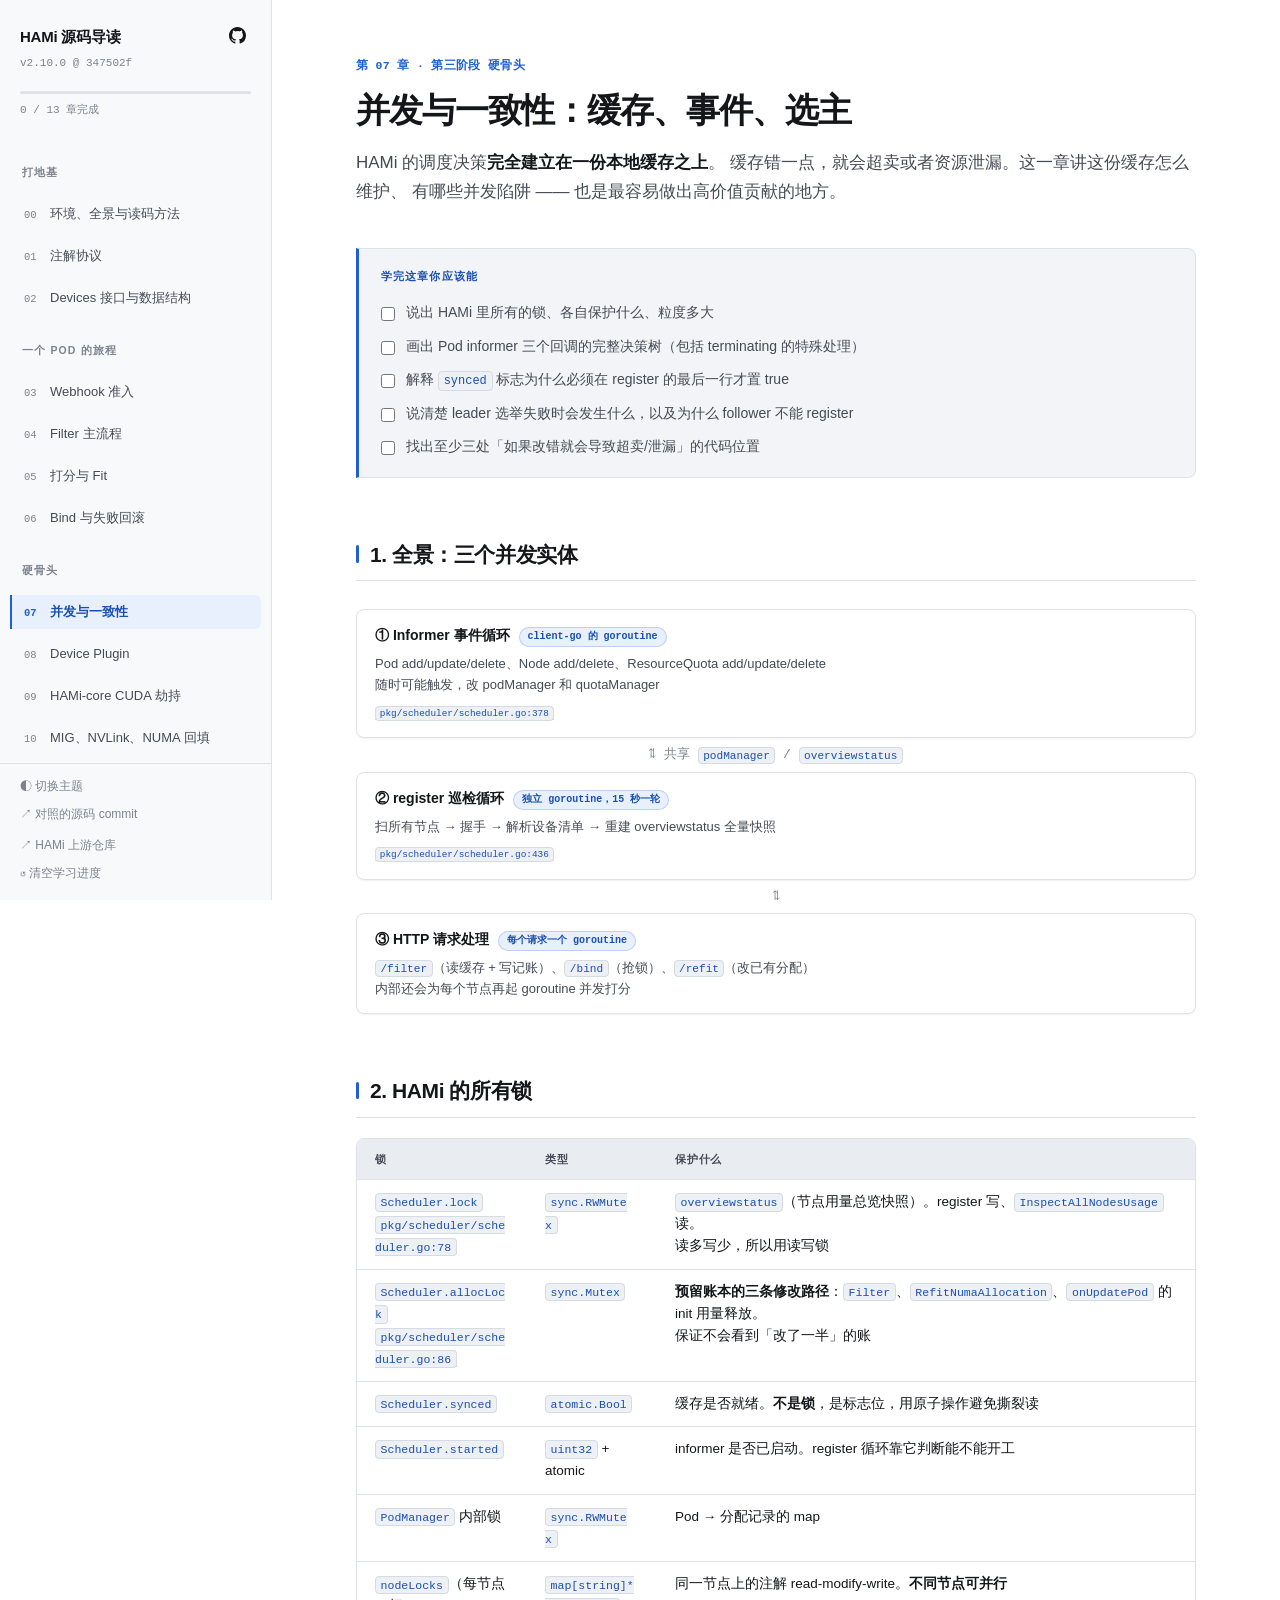
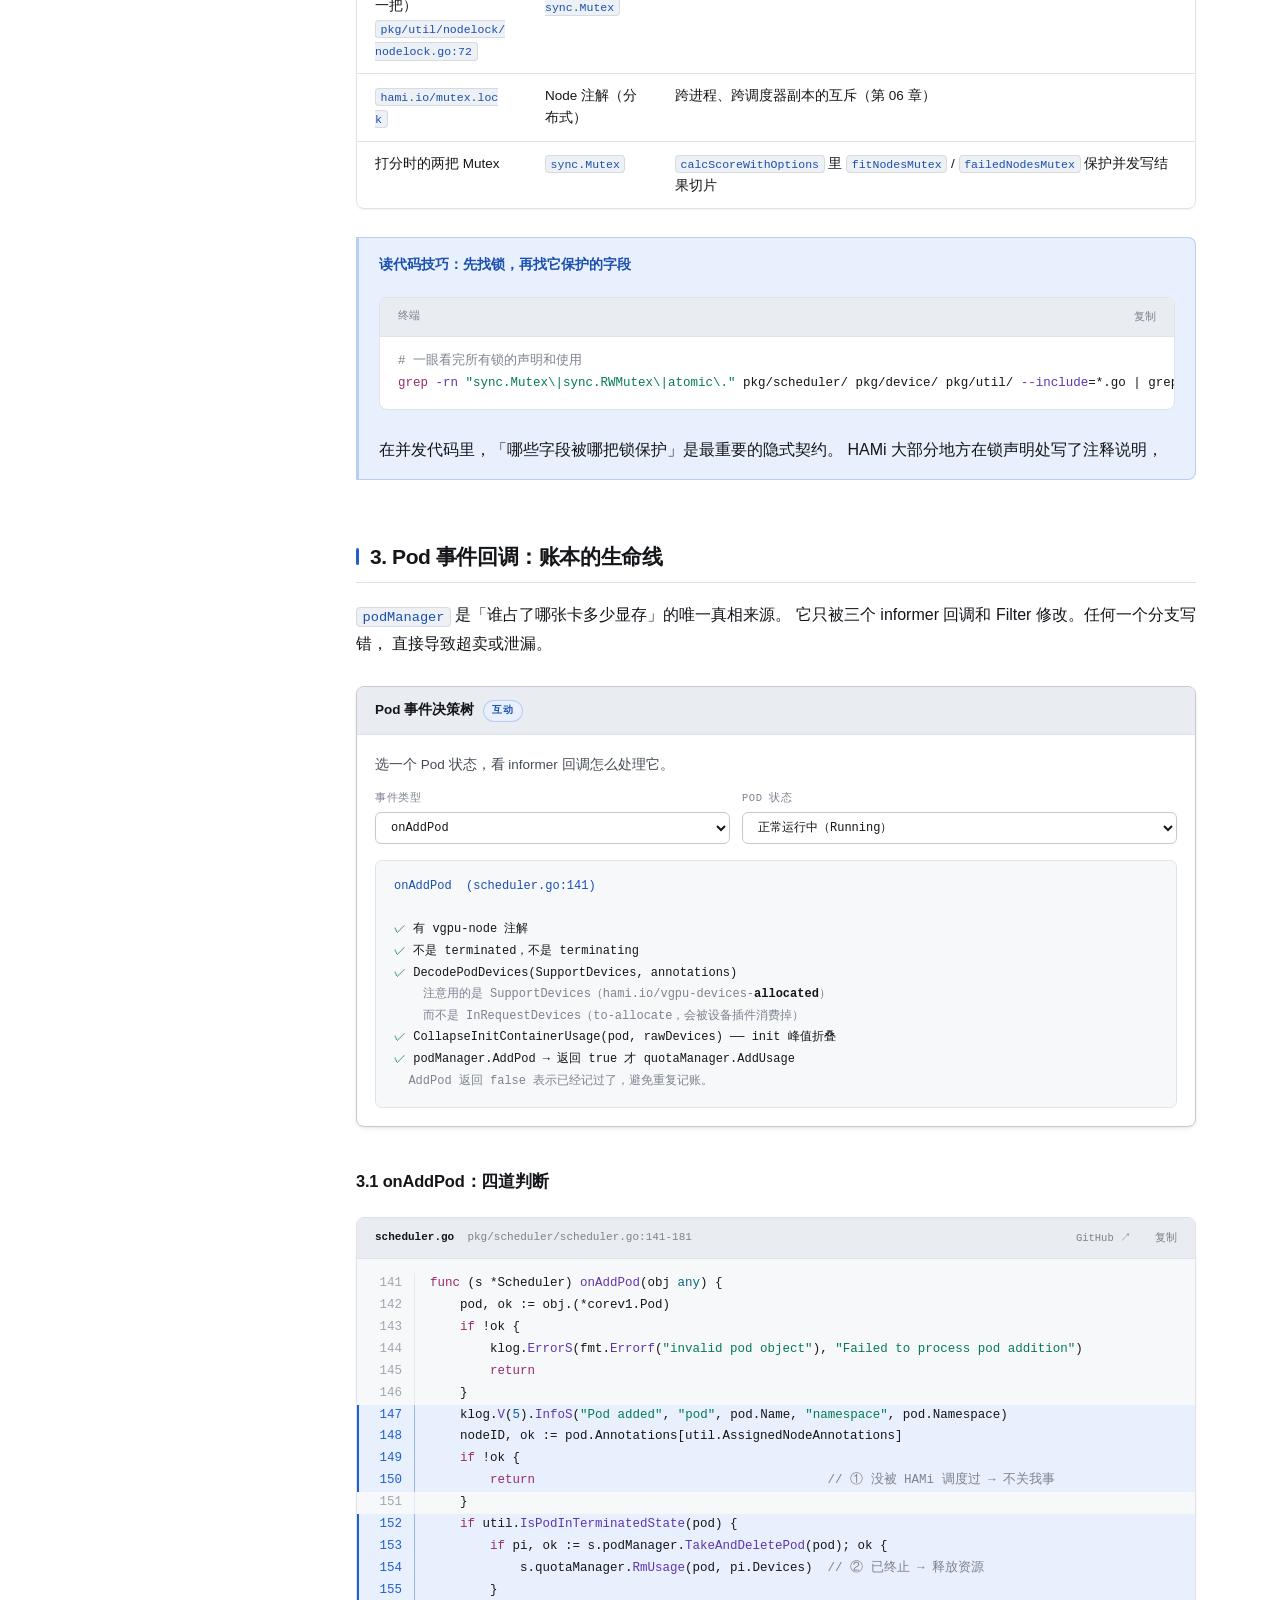
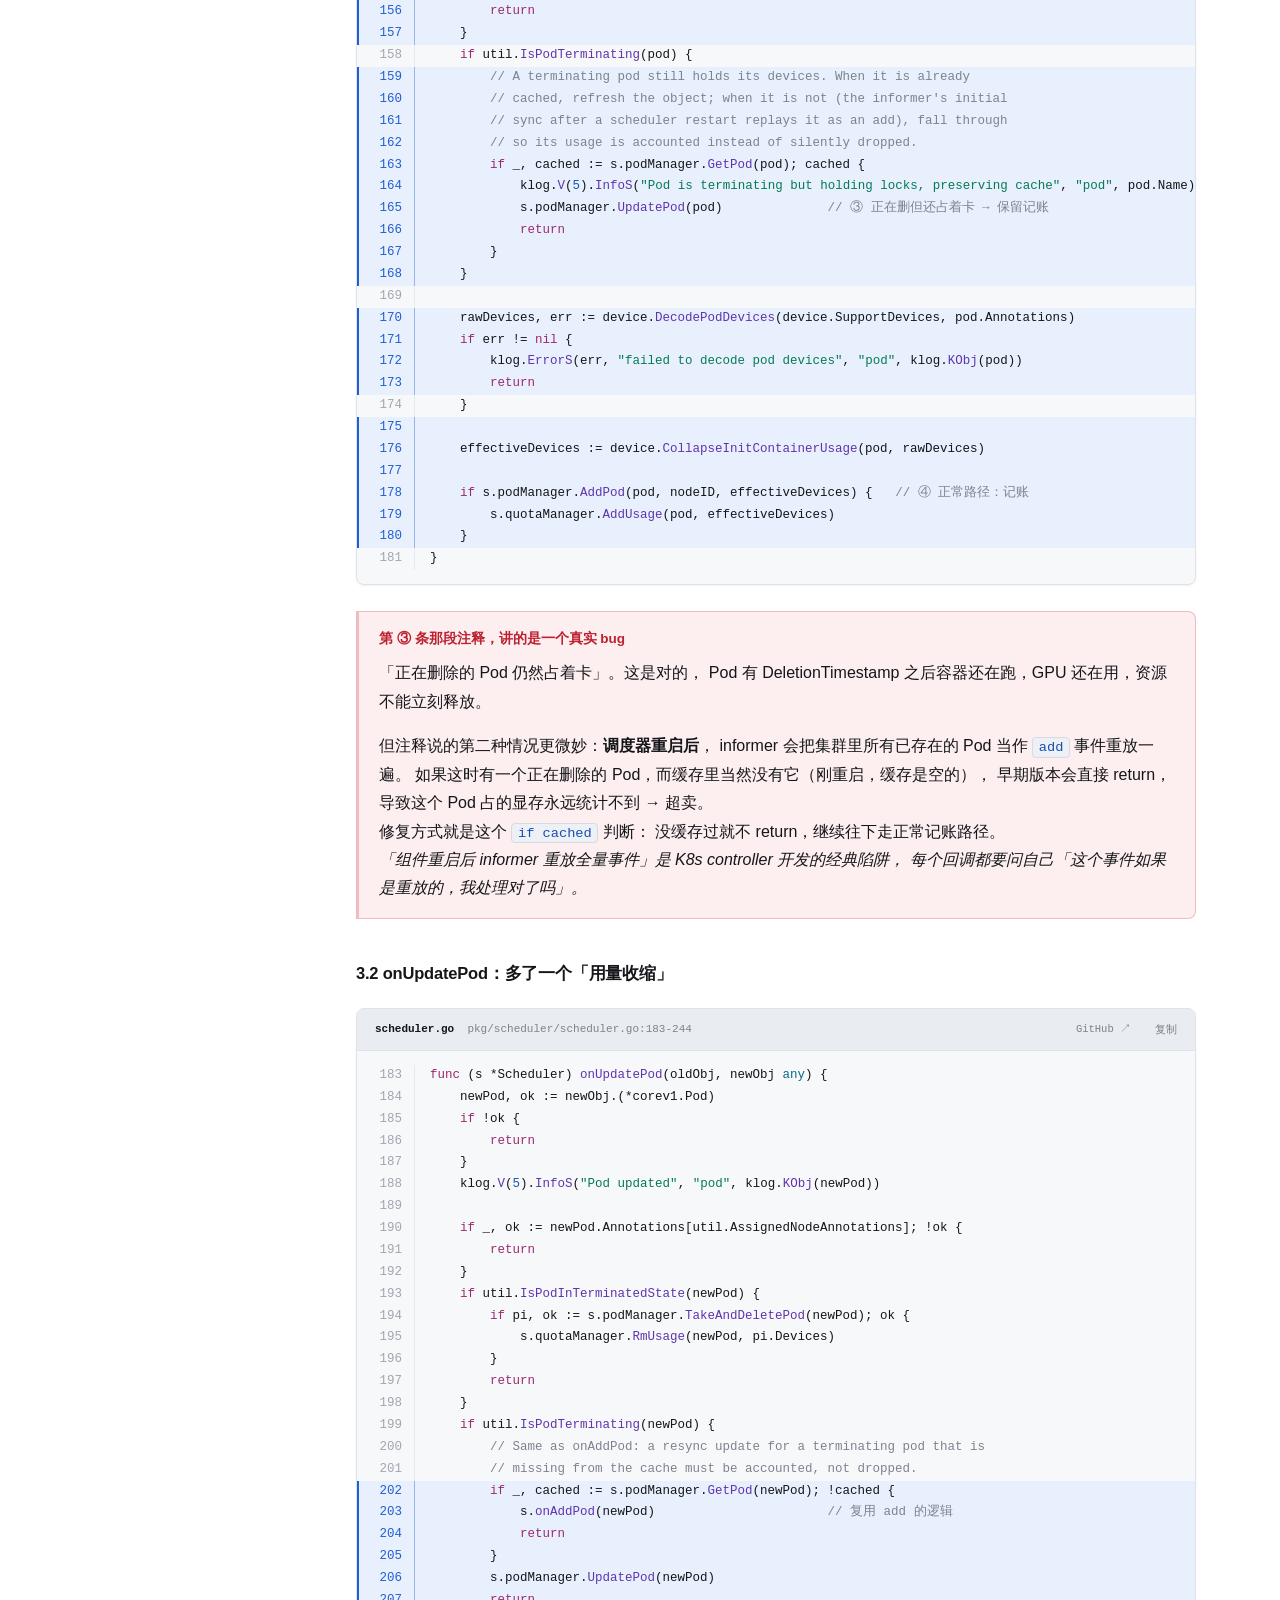
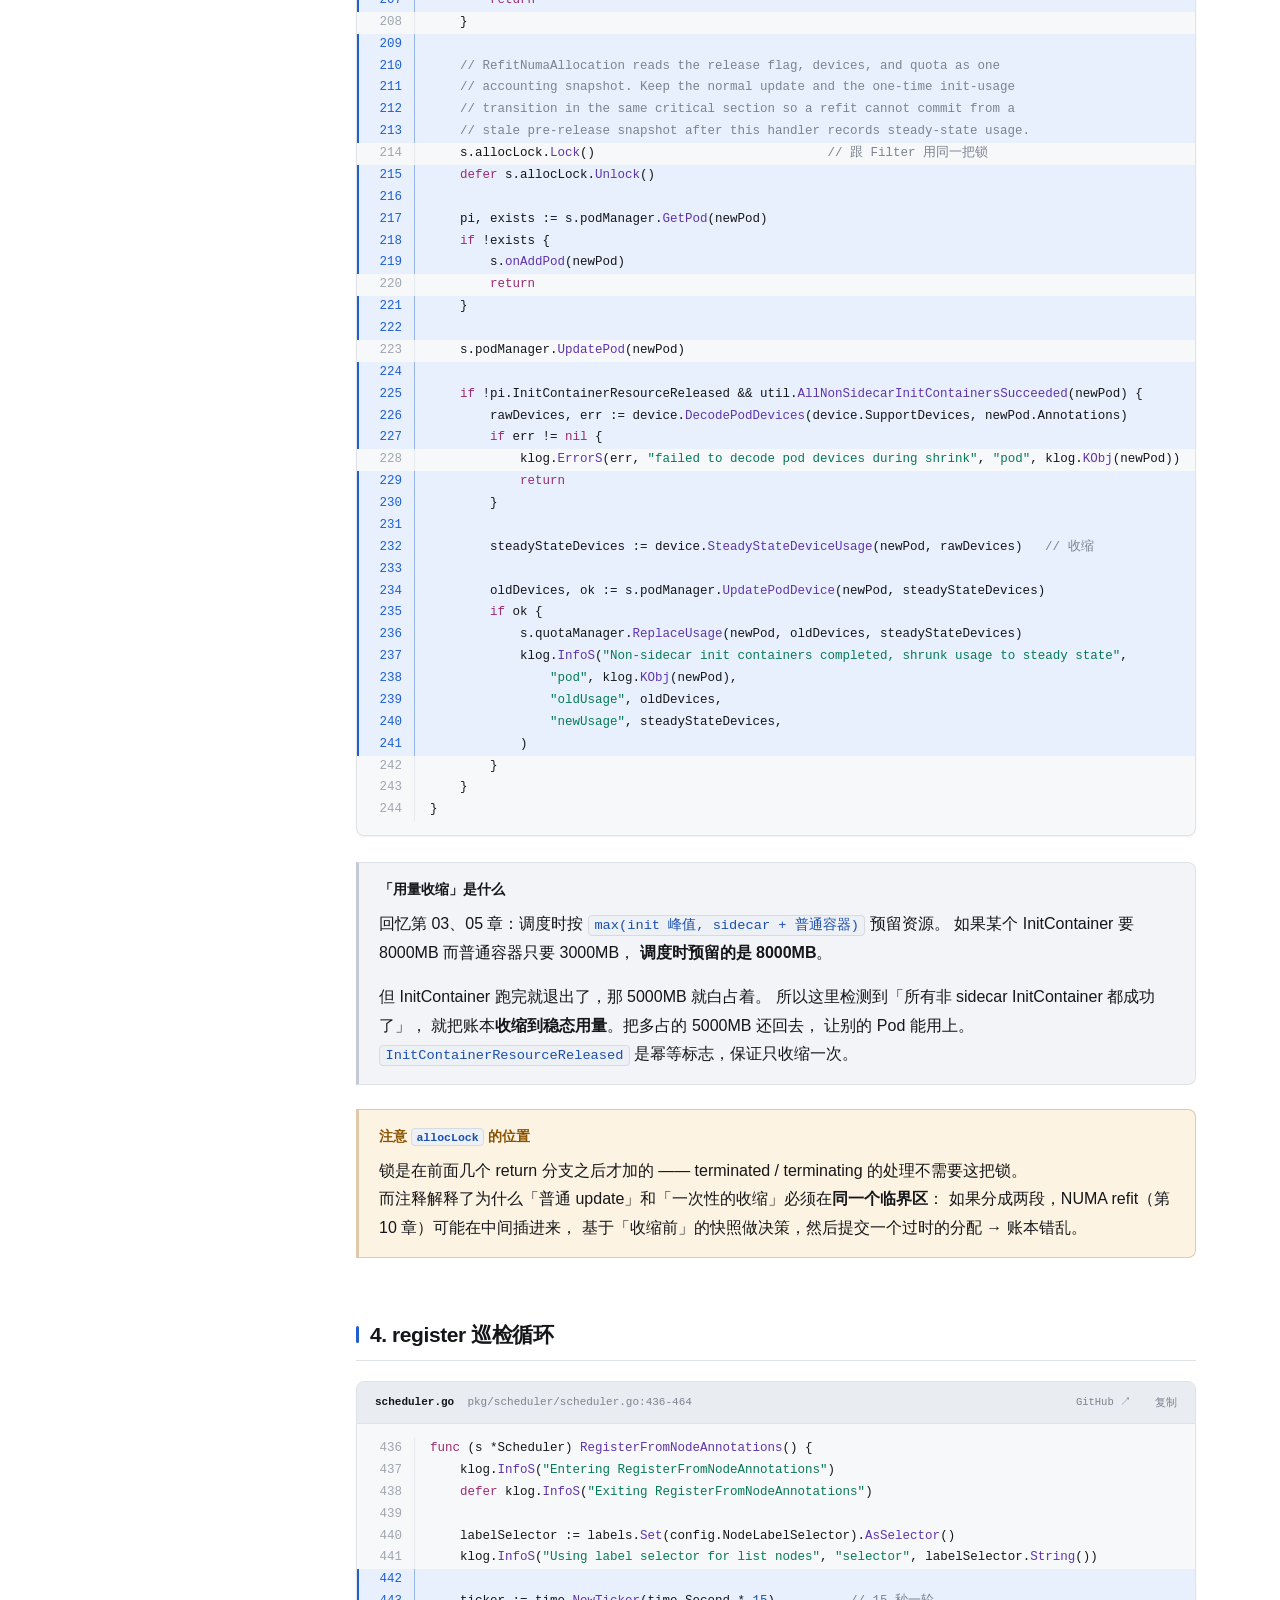
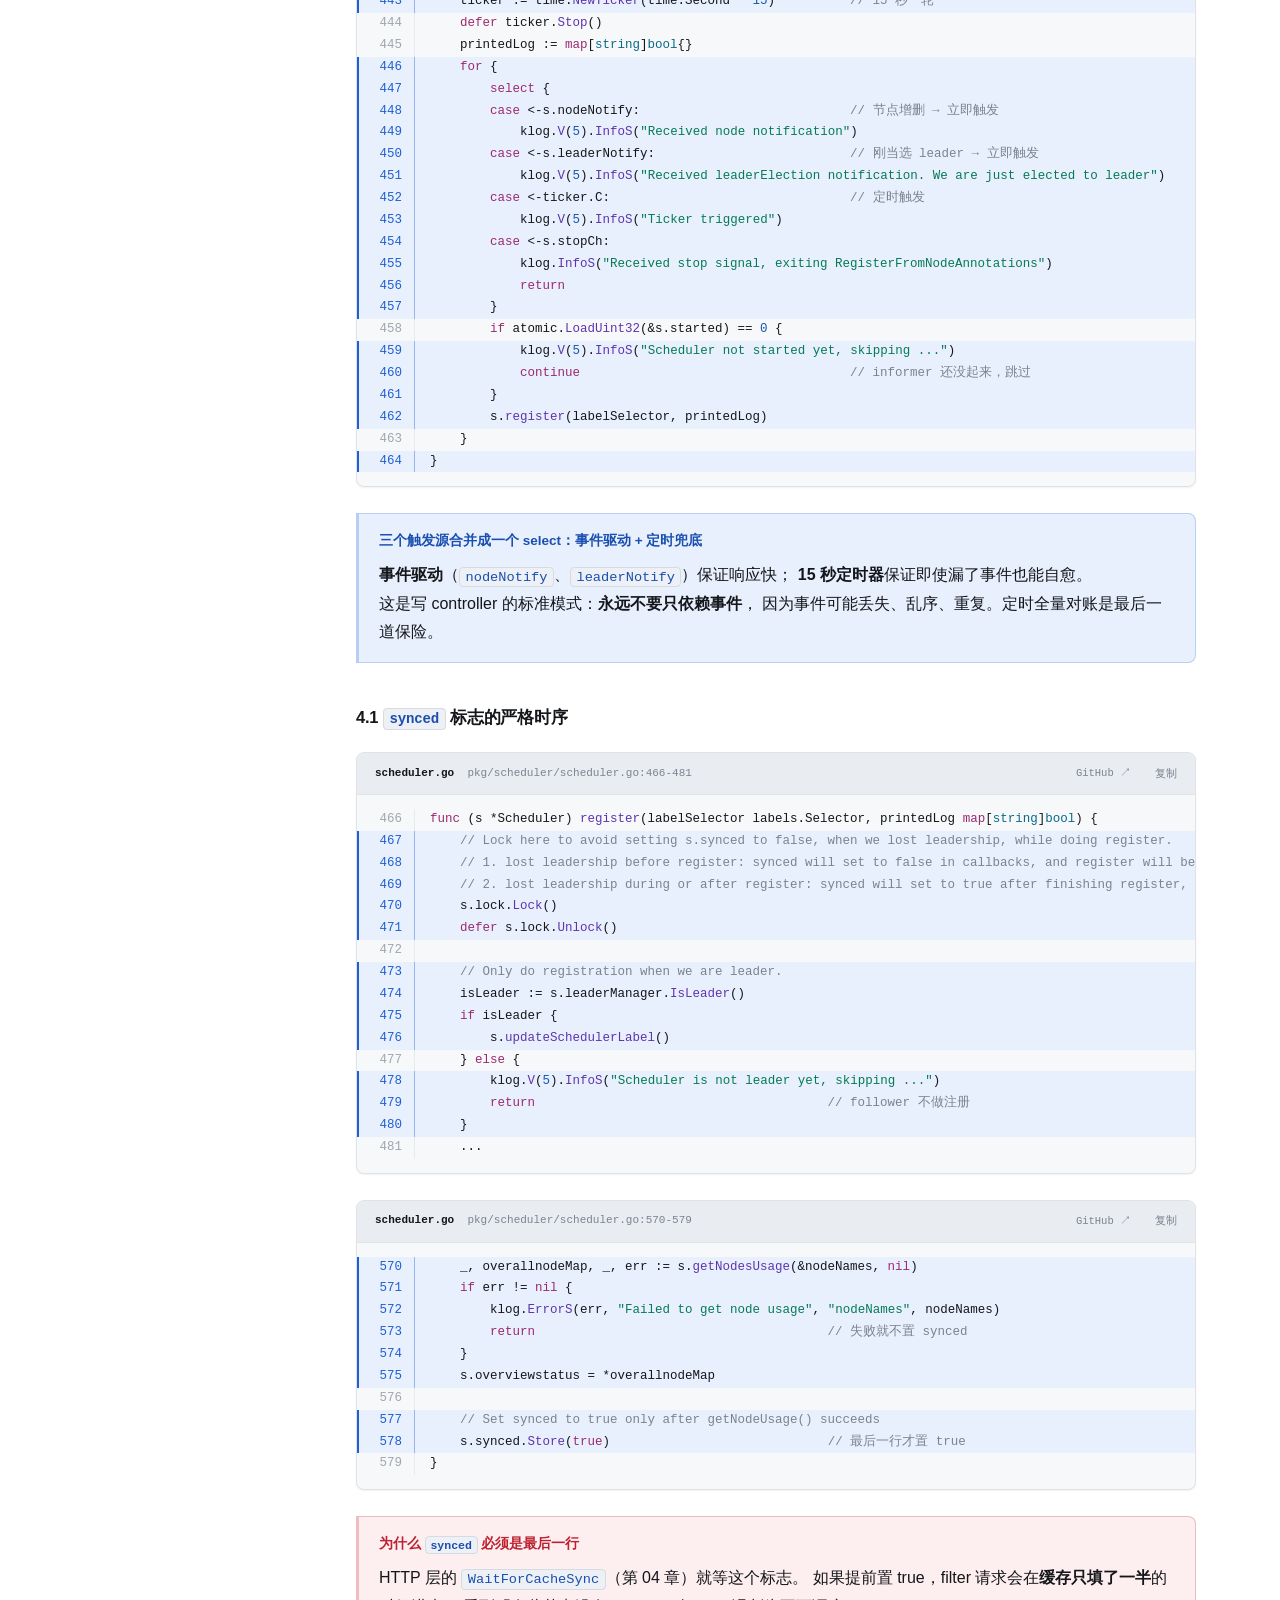
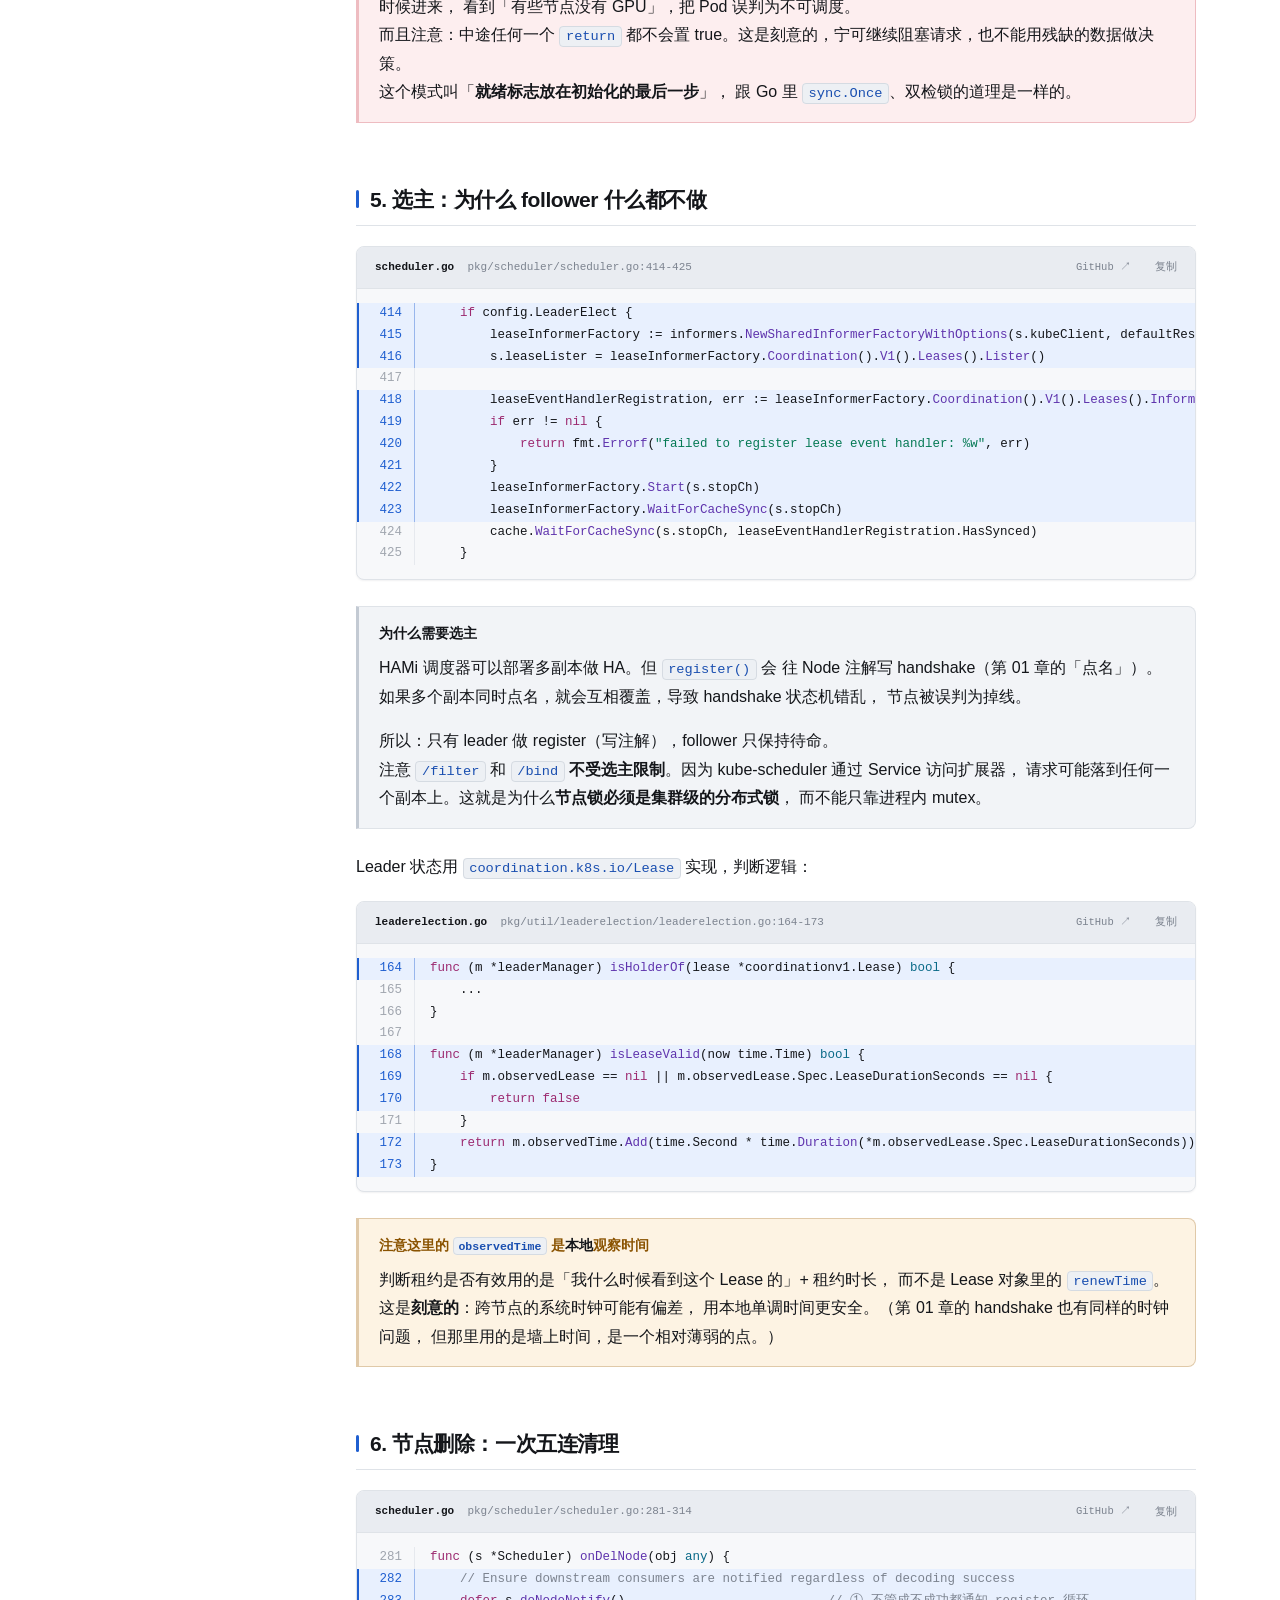
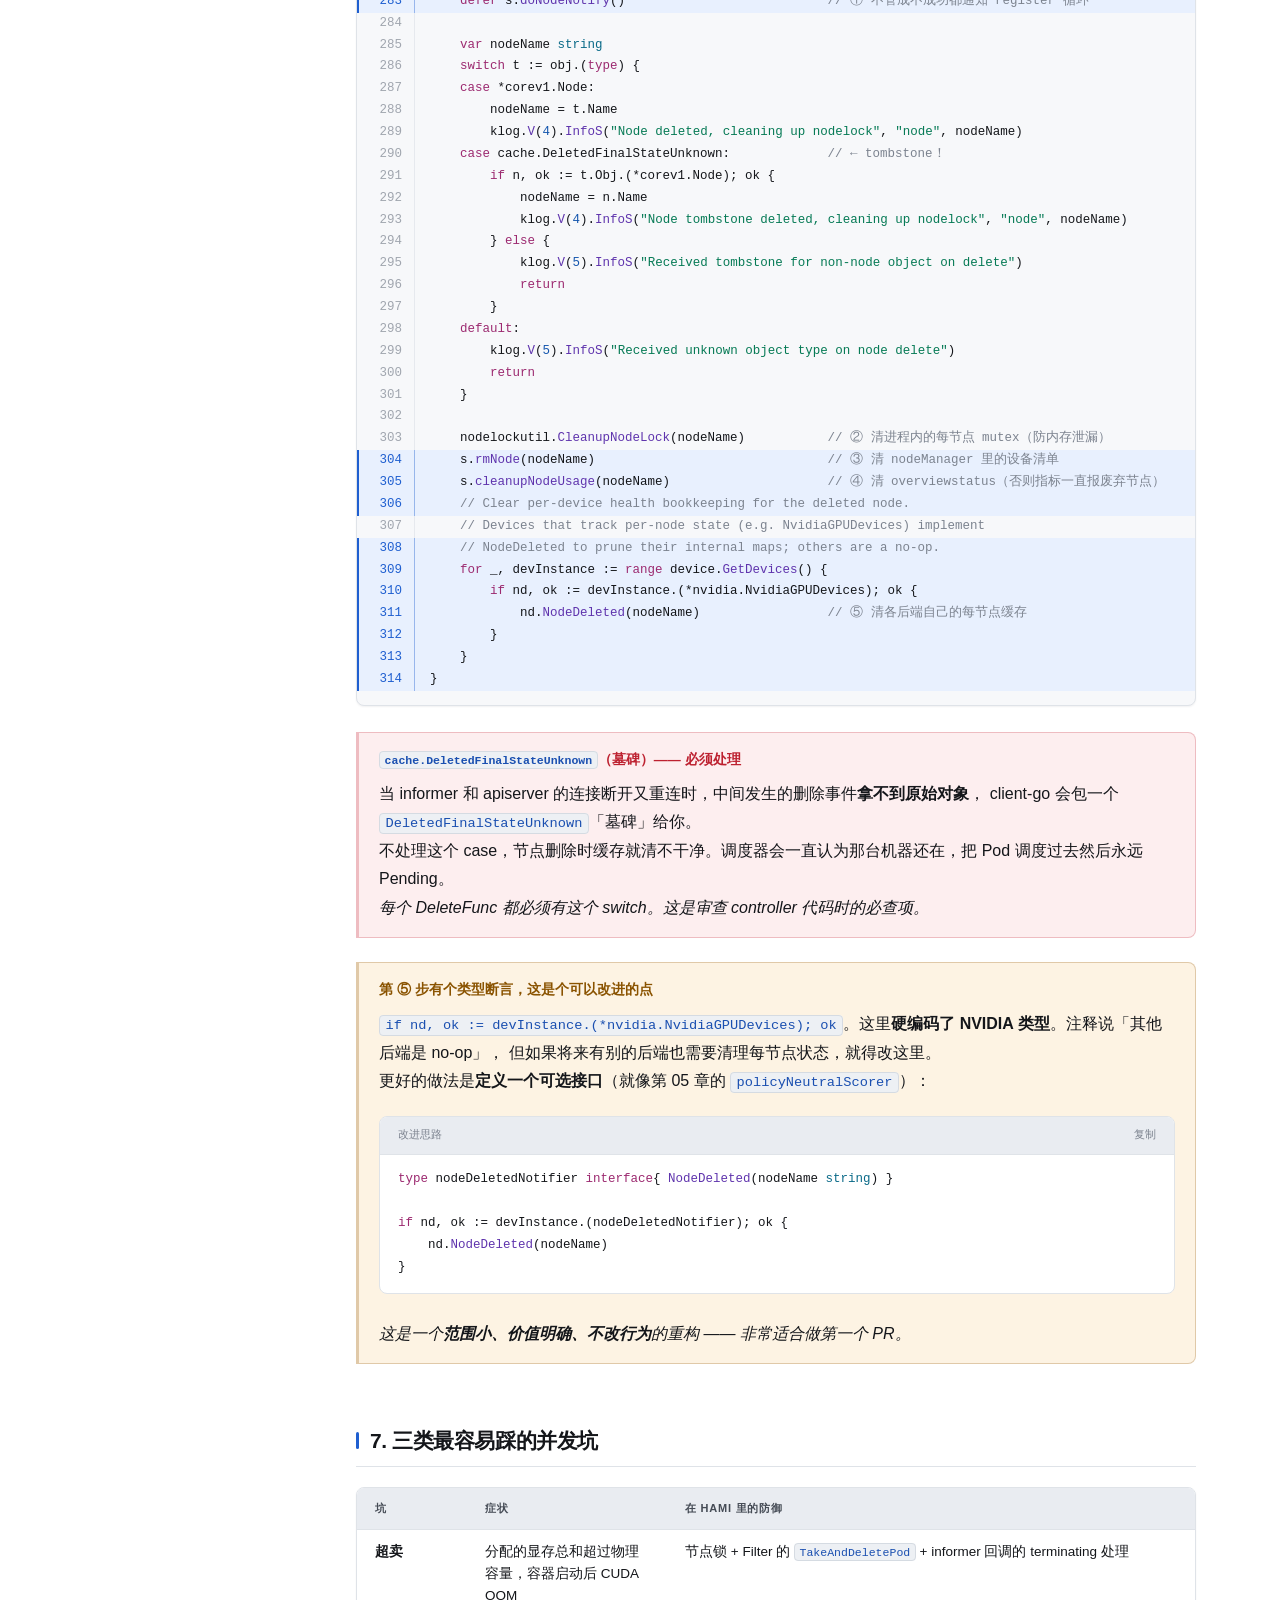
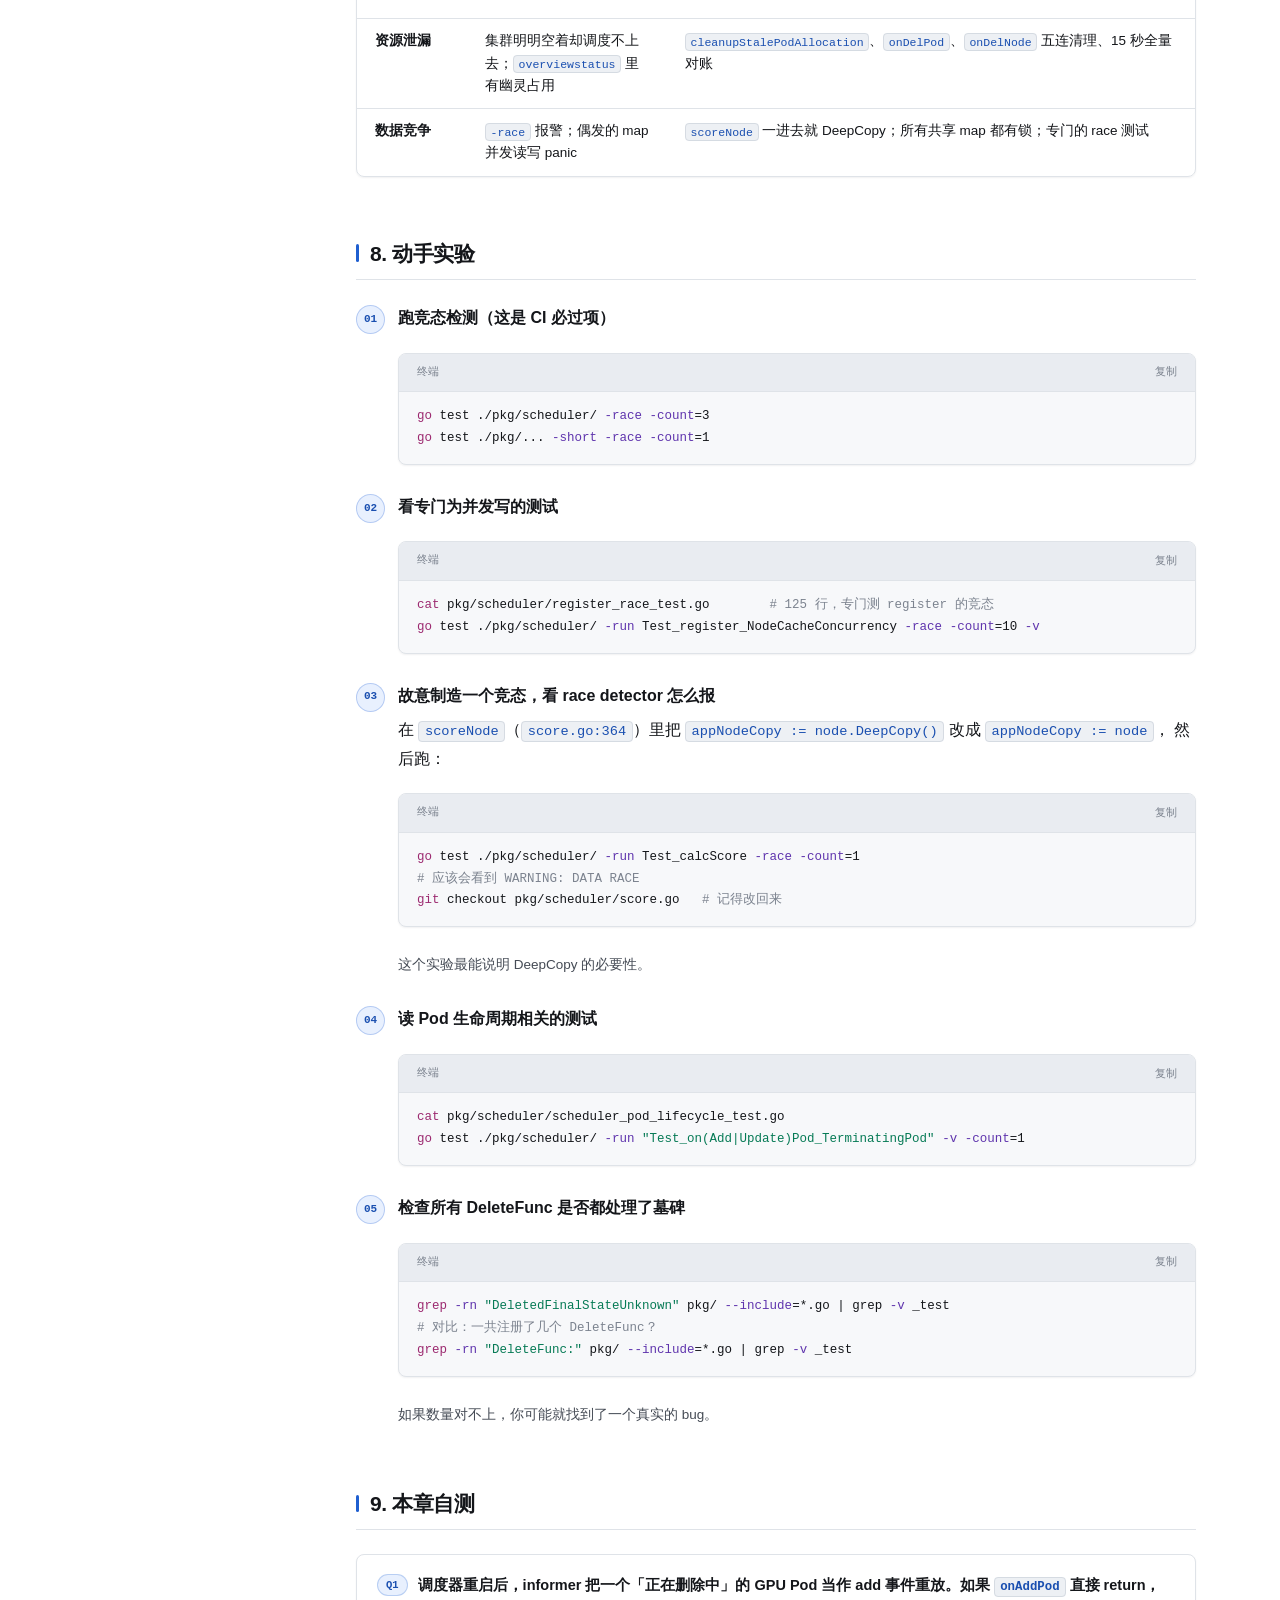
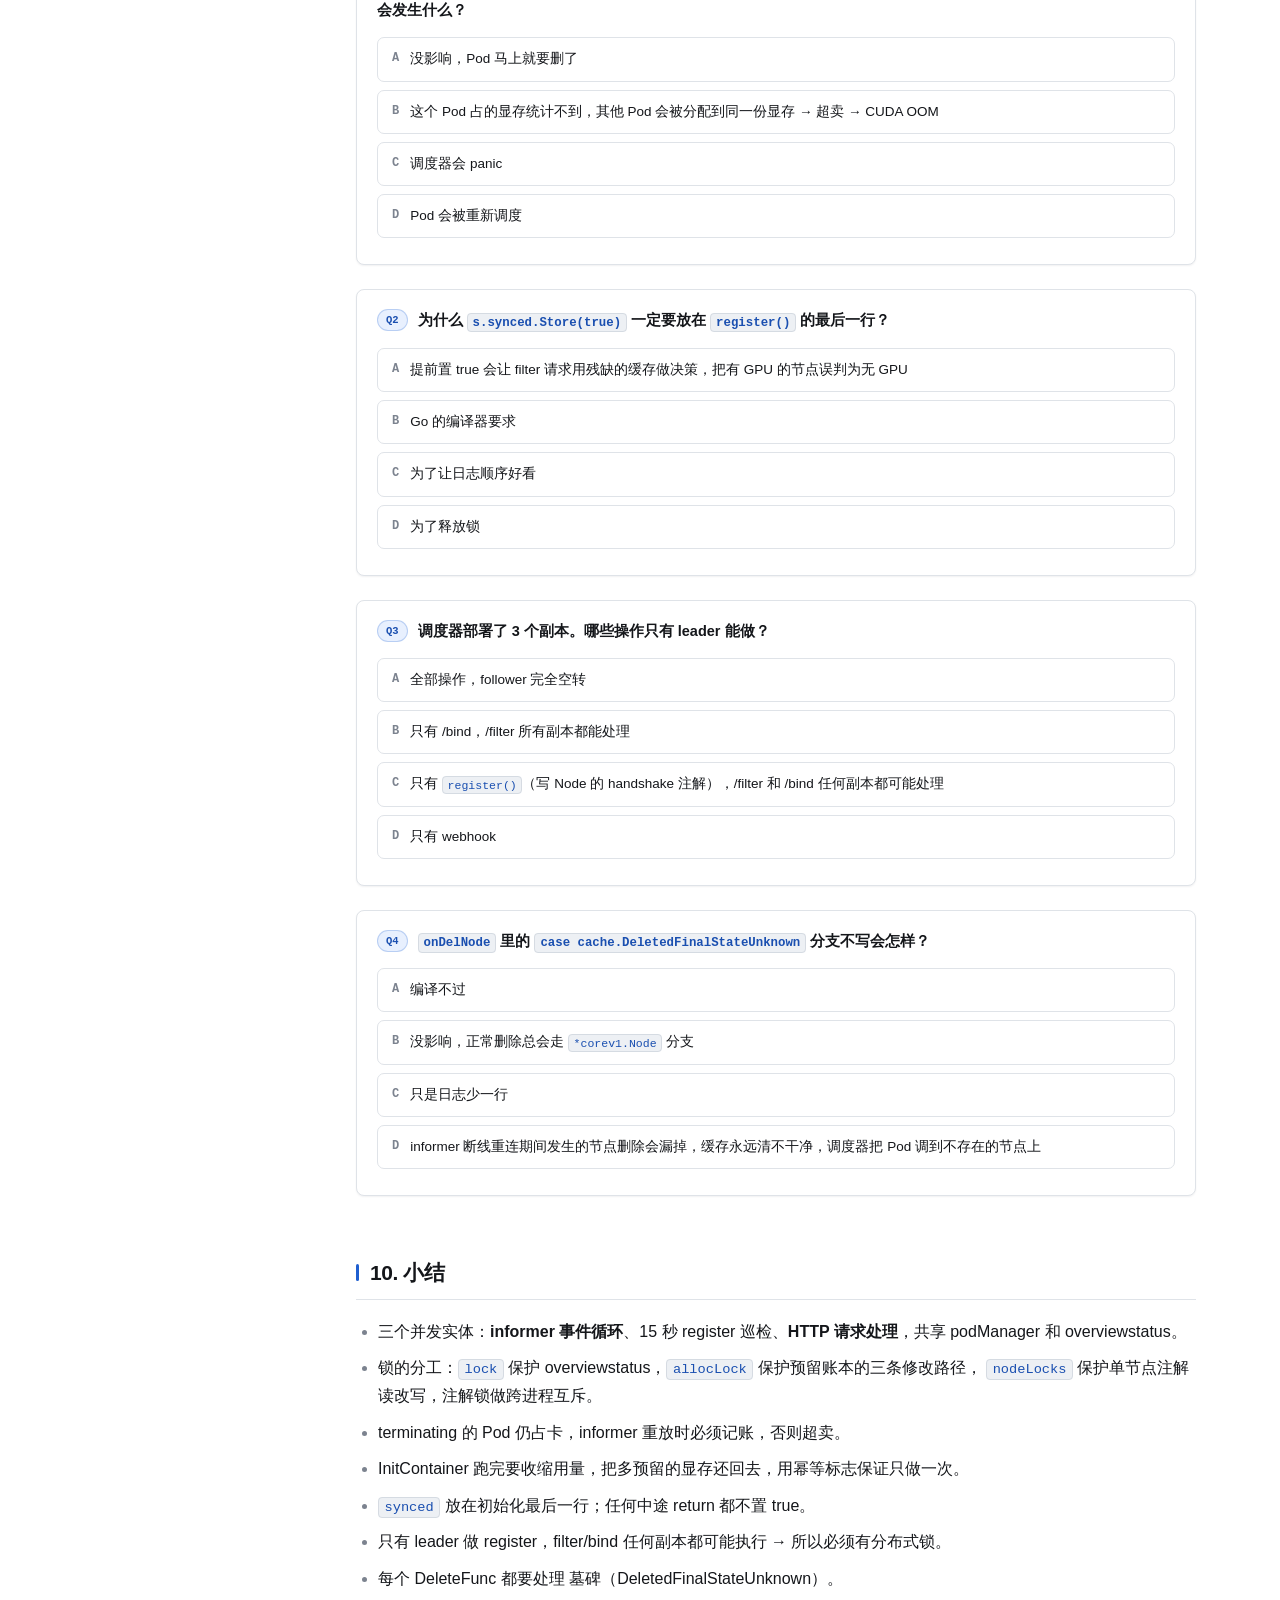
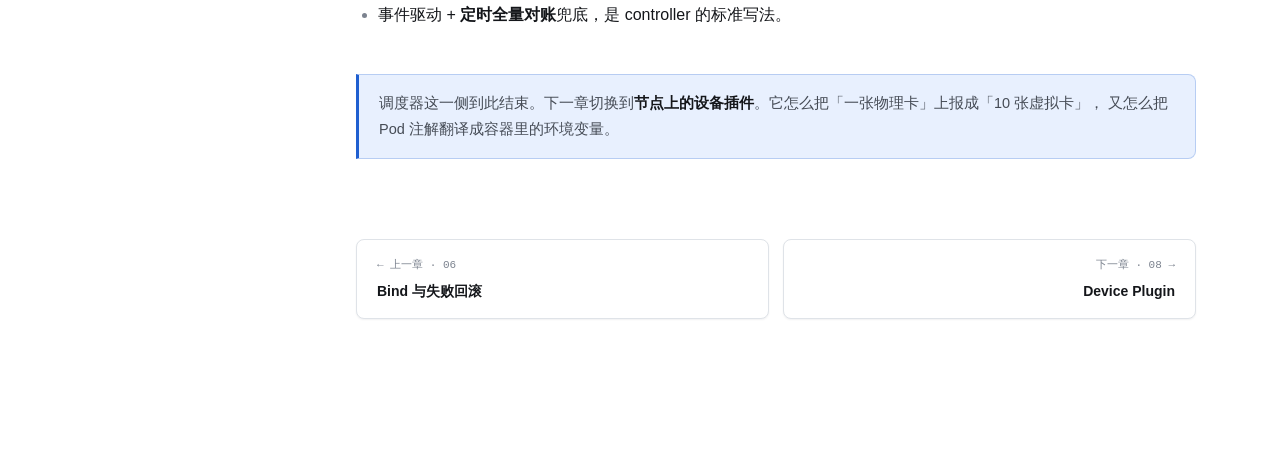
<file: chapters/07-concurrency.html>
<!DOCTYPE html>
<html lang="zh-CN">
<head>
<meta charset="utf-8">
<meta name="viewport" content="width=device-width, initial-scale=1">
<title>07 · 并发与一致性 — HAMi 源码导读</title>
<link rel="stylesheet" href="../assets/css/style.css">
<link rel="icon" href="data:image/svg+xml,%3Csvg xmlns='http://www.w3.org/2000/svg' viewBox='0 0 32 32'%3E%3Crect width='32' height='32' rx='7' fill='%2316181d'/%3E%3Ctext x='16' y='23' font-size='17' font-family='monospace' font-weight='bold' fill='%23fff' text-anchor='middle'%3EH%3C/text%3E%3C/svg%3E">
</head>
<body>
<div class="layout">
  <nav class="sidebar" id="sidebar"></nav>
  <main class="main">

    <div class="page-kicker">第 07 章 · 第三阶段 硬骨头</div>
    <h1 class="page-title">并发与一致性：缓存、事件、选主</h1>
    <p class="page-lede">
      HAMi 的调度决策<strong>完全建立在一份本地缓存之上</strong>。
      缓存错一点，就会超卖或者资源泄漏。这一章讲这份缓存怎么维护、
      有哪些并发陷阱 —— 也是最容易做出高价值贡献的地方。
    </p>

    <div class="goals">
      <h3>学完这章你应该能</h3>
      <ul>
        <li>说出 HAMi 里所有的锁、各自保护什么、粒度多大</li>
        <li>画出 Pod informer 三个回调的完整决策树（包括 terminating 的特殊处理）</li>
        <li>解释 <code>synced</code> 标志为什么必须在 register 的最后一行才置 true</li>
        <li>说清楚 leader 选举失败时会发生什么，以及为什么 follower 不能 register</li>
        <li>找出至少三处「如果改错就会导致超卖/泄漏」的代码位置</li>
      </ul>
    </div>

    <h2>1. 全景：三个并发实体</h2>

    <div class="flow">
      <div class="node">
        <div class="h">① Informer 事件循环<span class="tag">client-go 的 goroutine</span></div>
        <div class="d">
          Pod add/update/delete、Node add/delete、ResourceQuota add/update/delete<br>
          随时可能触发，改 podManager 和 quotaManager
        </div>
        <div class="src"><span data-srcref="pkg/scheduler/scheduler.go:378"></span></div>
      </div>
      <div class="arrow">⇅ 共享 <code>podManager</code> / <code>overviewstatus</code></div>
      <div class="node">
        <div class="h">② register 巡检循环<span class="tag">独立 goroutine，15 秒一轮</span></div>
        <div class="d">
          扫所有节点 → 握手 → 解析设备清单 → 重建 overviewstatus 全量快照
        </div>
        <div class="src"><span data-srcref="pkg/scheduler/scheduler.go:436"></span></div>
      </div>
      <div class="arrow">⇅</div>
      <div class="node">
        <div class="h">③ HTTP 请求处理<span class="tag">每个请求一个 goroutine</span></div>
        <div class="d">
          <code>/filter</code>（读缓存 + 写记账）、<code>/bind</code>（抢锁）、<code>/refit</code>（改已有分配）<br>
          内部还会为每个节点再起 goroutine 并发打分
        </div>
      </div>
    </div>

    <h2>2. HAMi 的所有锁</h2>

    <div class="tbl-wrap">
    <table>
      <tr><th style="width:170px">锁</th><th style="width:130px">类型</th><th>保护什么</th></tr>
      <tr>
        <td><code>Scheduler.lock</code><br><span data-srcref="pkg/scheduler/scheduler.go:78"></span></td>
        <td><code>sync.RWMutex</code></td>
        <td><code>overviewstatus</code>（节点用量总览快照）。register 写、<code>InspectAllNodesUsage</code> 读。<br>读多写少，所以用读写锁</td>
      </tr>
      <tr>
        <td><code>Scheduler.allocLock</code><br><span data-srcref="pkg/scheduler/scheduler.go:86"></span></td>
        <td><code>sync.Mutex</code></td>
        <td><b>预留账本的三条修改路径</b>：<code>Filter</code>、<code>RefitNumaAllocation</code>、<code>onUpdatePod</code> 的 init 用量释放。<br>保证不会看到「改了一半」的账</td>
      </tr>
      <tr>
        <td><code>Scheduler.synced</code></td>
        <td><code>atomic.Bool</code></td>
        <td>缓存是否就绪。<b>不是锁</b>，是标志位，用原子操作避免撕裂读</td>
      </tr>
      <tr>
        <td><code>Scheduler.started</code></td>
        <td><code>uint32</code> + atomic</td>
        <td>informer 是否已启动。register 循环靠它判断能不能开工</td>
      </tr>
      <tr>
        <td><code>PodManager</code> 内部锁</td>
        <td><code>sync.RWMutex</code></td>
        <td>Pod → 分配记录的 map</td>
      </tr>
      <tr>
        <td><code>nodeLocks</code>（每节点一把）<br><span data-srcref="pkg/util/nodelock/nodelock.go:72"></span></td>
        <td><code>map[string]*sync.Mutex</code></td>
        <td>同一节点上的注解 read-modify-write。<b>不同节点可并行</b></td>
      </tr>
      <tr>
        <td><code>hami.io/mutex.lock</code></td>
        <td>Node 注解（分布式）</td>
        <td>跨进程、跨调度器副本的互斥（第 06 章）</td>
      </tr>
      <tr>
        <td>打分时的两把 Mutex</td>
        <td><code>sync.Mutex</code></td>
        <td><code>calcScoreWithOptions</code> 里 <code>fitNodesMutex</code> / <code>failedNodesMutex</code> 保护并发写结果切片</td>
      </tr>
    </table>
    </div>

    <div class="note tip">
      <div class="t">读代码技巧：先找锁，再找它保护的字段</div>
      <div class="codeblock" data-lang="bash">
<pre><code># 一眼看完所有锁的声明和使用
grep -rn "sync.Mutex\|sync.RWMutex\|atomic\." pkg/scheduler/ pkg/device/ pkg/util/ --include=*.go | grep -v _test</code></pre>
      </div>
      <p style="margin-bottom:0">
        在并发代码里，「哪些字段被哪把锁保护」是最重要的隐式契约。
        HAMi 大部分地方在锁声明处写了注释说明，
      </p>
    </div>

    <h2>3. Pod 事件回调：账本的生命线</h2>

    <p>
      <code>podManager</code> 是「谁占了哪张卡多少显存」的唯一真相来源。
      它只被三个 informer 回调和 Filter 修改。任何一个分支写错，
      直接导致超卖或泄漏。
    </p>

    <div class="lab">
      <header>Pod 事件决策树<span class="badge">互动</span></header>
      <div class="body">
        <p style="font-size:13.5px;color:var(--fg-soft);margin-bottom:12px">
          选一个 Pod 状态，看 informer 回调怎么处理它。
        </p>
        <div class="field-row">
          <div style="flex:1 1 160px"><label class="f">事件类型</label>
            <select id="ev_type">
              <option value="add">onAddPod</option>
              <option value="update">onUpdatePod</option>
              <option value="del">onDelPod</option>
            </select>
          </div>
          <div style="flex:1 1 240px"><label class="f">Pod 状态</label>
            <select id="ev_state">
              <option value="normal">正常运行中（Running）</option>
              <option value="noanno">没有 hami.io/vgpu-node 注解</option>
              <option value="terminated">已终止（Succeeded / Failed）</option>
              <option value="terminating">正在删除（DeletionTimestamp 不为空）</option>
              <option value="initdone">所有非 sidecar InitContainer 刚跑完</option>
              <option value="notcached">缓存里没有（调度器刚重启，informer 重放）</option>
            </select>
          </div>
        </div>
        <div class="out" id="evOut"></div>
      </div>
    </div>

    <h3>3.1 onAddPod：四道判断</h3>

    <div class="codeblock" data-file="pkg/scheduler/scheduler.go" data-start="141" data-lang="go" data-hl="7-10,12-17,19-28,30-33,35-40">
<pre><code>func (s *Scheduler) onAddPod(obj any) {
	pod, ok := obj.(*corev1.Pod)
	if !ok {
		klog.ErrorS(fmt.Errorf("invalid pod object"), "Failed to process pod addition")
		return
	}
	klog.V(5).InfoS("Pod added", "pod", pod.Name, "namespace", pod.Namespace)
	nodeID, ok := pod.Annotations[util.AssignedNodeAnnotations]
	if !ok {
		return                                       // ① 没被 HAMi 调度过 → 不关我事
	}
	if util.IsPodInTerminatedState(pod) {
		if pi, ok := s.podManager.TakeAndDeletePod(pod); ok {
			s.quotaManager.RmUsage(pod, pi.Devices)  // ② 已终止 → 释放资源
		}
		return
	}
	if util.IsPodTerminating(pod) {
		// A terminating pod still holds its devices. When it is already
		// cached, refresh the object; when it is not (the informer's initial
		// sync after a scheduler restart replays it as an add), fall through
		// so its usage is accounted instead of silently dropped.
		if _, cached := s.podManager.GetPod(pod); cached {
			klog.V(5).InfoS("Pod is terminating but holding locks, preserving cache", "pod", pod.Name)
			s.podManager.UpdatePod(pod)              // ③ 正在删但还占着卡 → 保留记账
			return
		}
	}

	rawDevices, err := device.DecodePodDevices(device.SupportDevices, pod.Annotations)
	if err != nil {
		klog.ErrorS(err, "failed to decode pod devices", "pod", klog.KObj(pod))
		return
	}

	effectiveDevices := device.CollapseInitContainerUsage(pod, rawDevices)

	if s.podManager.AddPod(pod, nodeID, effectiveDevices) {   // ④ 正常路径：记账
		s.quotaManager.AddUsage(pod, effectiveDevices)
	}
}</code></pre>
    </div>

    <div class="note trap">
      <div class="t">第 ③ 条那段注释，讲的是一个真实 bug</div>
      <p>
        「正在删除的 Pod 仍然占着卡」。这是对的，
        Pod 有 DeletionTimestamp 之后容器还在跑，GPU 还在用，资源不能立刻释放。
      </p>
      <p style="margin-bottom:0">
        但注释说的第二种情况更微妙：<strong>调度器重启后</strong>，
        informer 会把集群里所有已存在的 Pod 当作 <code>add</code> 事件重放一遍。
        如果这时有一个正在删除的 Pod，而缓存里当然没有它（刚重启，缓存是空的），
        早期版本会直接 return，导致这个 Pod 占的显存永远统计不到 → 超卖。
        <br>修复方式就是这个 <code>if cached</code> 判断：
        没缓存过就不 return，继续往下走正常记账路径。
        <br><em>「组件重启后 informer 重放全量事件」是 K8s controller 开发的经典陷阱，
        每个回调都要问自己「这个事件如果是重放的，我处理对了吗」。</em>
      </p>
    </div>

    <h3>3.2 onUpdatePod：多了一个「用量收缩」</h3>

    <div class="codeblock" data-file="pkg/scheduler/scheduler.go" data-start="183" data-lang="go" data-hl="20-25,27-31,33-37,39-40,42-45,47-59">
<pre><code>func (s *Scheduler) onUpdatePod(oldObj, newObj any) {
	newPod, ok := newObj.(*corev1.Pod)
	if !ok {
		return
	}
	klog.V(5).InfoS("Pod updated", "pod", klog.KObj(newPod))

	if _, ok := newPod.Annotations[util.AssignedNodeAnnotations]; !ok {
		return
	}
	if util.IsPodInTerminatedState(newPod) {
		if pi, ok := s.podManager.TakeAndDeletePod(newPod); ok {
			s.quotaManager.RmUsage(newPod, pi.Devices)
		}
		return
	}
	if util.IsPodTerminating(newPod) {
		// Same as onAddPod: a resync update for a terminating pod that is
		// missing from the cache must be accounted, not dropped.
		if _, cached := s.podManager.GetPod(newPod); !cached {
			s.onAddPod(newPod)                       // 复用 add 的逻辑
			return
		}
		s.podManager.UpdatePod(newPod)
		return
	}

	// RefitNumaAllocation reads the release flag, devices, and quota as one
	// accounting snapshot. Keep the normal update and the one-time init-usage
	// transition in the same critical section so a refit cannot commit from a
	// stale pre-release snapshot after this handler records steady-state usage.
	s.allocLock.Lock()                               // 跟 Filter 用同一把锁
	defer s.allocLock.Unlock()

	pi, exists := s.podManager.GetPod(newPod)
	if !exists {
		s.onAddPod(newPod)
		return
	}

	s.podManager.UpdatePod(newPod)

	if !pi.InitContainerResourceReleased &amp;&amp; util.AllNonSidecarInitContainersSucceeded(newPod) {
		rawDevices, err := device.DecodePodDevices(device.SupportDevices, newPod.Annotations)
		if err != nil {
			klog.ErrorS(err, "failed to decode pod devices during shrink", "pod", klog.KObj(newPod))
			return
		}

		steadyStateDevices := device.SteadyStateDeviceUsage(newPod, rawDevices)   // 收缩

		oldDevices, ok := s.podManager.UpdatePodDevice(newPod, steadyStateDevices)
		if ok {
			s.quotaManager.ReplaceUsage(newPod, oldDevices, steadyStateDevices)
			klog.InfoS("Non-sidecar init containers completed, shrunk usage to steady state",
				"pod", klog.KObj(newPod),
				"oldUsage", oldDevices,
				"newUsage", steadyStateDevices,
			)
		}
	}
}</code></pre>
    </div>

    <div class="note">
      <div class="t">「用量收缩」是什么</div>
      <p>
        回忆第 03、05 章：调度时按 <code>max(init 峰值, sidecar + 普通容器)</code> 预留资源。
        如果某个 InitContainer 要 8000MB 而普通容器只要 3000MB，
        <strong>调度时预留的是 8000MB</strong>。
      </p>
      <p style="margin-bottom:0">
        但 InitContainer 跑完就退出了，那 5000MB 就白占着。
        所以这里检测到「所有非 sidecar InitContainer 都成功了」，
        就把账本<strong>收缩到稳态用量</strong>。把多占的 5000MB 还回去，
        让别的 Pod 能用上。
        <br><code>InitContainerResourceReleased</code> 是幂等标志，保证只收缩一次。
      </p>
    </div>

    <div class="note warn">
      <div class="t">注意 <code>allocLock</code> 的位置</div>
      <p style="margin-bottom:0">
        锁是在前面几个 return 分支之后才加的 ——
        terminated / terminating 的处理不需要这把锁。
        <br>而注释解释了为什么「普通 update」和「一次性的收缩」必须在<strong>同一个临界区</strong>：
        如果分成两段，NUMA refit（第 10 章）可能在中间插进来，
        基于「收缩前」的快照做决策，然后提交一个过时的分配 → 账本错乱。
      </p>
    </div>

    <h2>4. register 巡检循环</h2>

    <div class="codeblock" data-file="pkg/scheduler/scheduler.go" data-start="436" data-lang="go" data-hl="7-8,11-22,24-27,29">
<pre><code>func (s *Scheduler) RegisterFromNodeAnnotations() {
	klog.InfoS("Entering RegisterFromNodeAnnotations")
	defer klog.InfoS("Exiting RegisterFromNodeAnnotations")

	labelSelector := labels.Set(config.NodeLabelSelector).AsSelector()
	klog.InfoS("Using label selector for list nodes", "selector", labelSelector.String())

	ticker := time.NewTicker(time.Second * 15)          // 15 秒一轮
	defer ticker.Stop()
	printedLog := map[string]bool{}
	for {
		select {
		case &lt;-s.nodeNotify:                            // 节点增删 → 立即触发
			klog.V(5).InfoS("Received node notification")
		case &lt;-s.leaderNotify:                          // 刚当选 leader → 立即触发
			klog.V(5).InfoS("Received leaderElection notification. We are just elected to leader")
		case &lt;-ticker.C:                                // 定时触发
			klog.V(5).InfoS("Ticker triggered")
		case &lt;-s.stopCh:
			klog.InfoS("Received stop signal, exiting RegisterFromNodeAnnotations")
			return
		}
		if atomic.LoadUint32(&amp;s.started) == 0 {
			klog.V(5).InfoS("Scheduler not started yet, skipping ...")
			continue                                    // informer 还没起来，跳过
		}
		s.register(labelSelector, printedLog)
	}
}</code></pre>
    </div>

    <div class="note tip">
      <div class="t">三个触发源合并成一个 select：事件驱动 + 定时兜底</div>
      <p style="margin-bottom:0">
        <b>事件驱动</b>（<code>nodeNotify</code>、<code>leaderNotify</code>）保证响应快；
        <b>15 秒定时器</b>保证即使漏了事件也能自愈。
        <br>这是写 controller 的标准模式：<strong>永远不要只依赖事件</strong>，
        因为事件可能丢失、乱序、重复。定时全量对账是最后一道保险。
      </p>
    </div>

    <h3>4.1 <code>synced</code> 标志的严格时序</h3>

    <div class="codeblock" data-file="pkg/scheduler/scheduler.go" data-start="466" data-lang="go" data-hl="2-6,8-11,13-15">
<pre><code>func (s *Scheduler) register(labelSelector labels.Selector, printedLog map[string]bool) {
	// Lock here to avoid setting s.synced to false, when we lost leadership, while doing register.
	// 1. lost leadership before register: synced will set to false in callbacks, and register will be skipped because IsLeader() returns false
	// 2. lost leadership during or after register: synced will set to true after finishing register, and callback will set it to false again after lock is acquired by callback
	s.lock.Lock()
	defer s.lock.Unlock()

	// Only do registration when we are leader.
	isLeader := s.leaderManager.IsLeader()
	if isLeader {
		s.updateSchedulerLabel()
	} else {
		klog.V(5).InfoS("Scheduler is not leader yet, skipping ...")
		return                                       // follower 不做注册
	}
	...</code></pre>
    </div>

    <div class="codeblock" data-file="pkg/scheduler/scheduler.go" data-start="570" data-lang="go" data-hl="1-6,8-9">
<pre><code>	_, overallnodeMap, _, err := s.getNodesUsage(&amp;nodeNames, nil)
	if err != nil {
		klog.ErrorS(err, "Failed to get node usage", "nodeNames", nodeNames)
		return                                       // 失败就不置 synced
	}
	s.overviewstatus = *overallnodeMap

	// Set synced to true only after getNodeUsage() succeeds
	s.synced.Store(true)                             // 最后一行才置 true
}</code></pre>
    </div>

    <div class="note trap">
      <div class="t">为什么 <code>synced</code> 必须是最后一行</div>
      <p style="margin-bottom:0">
        HTTP 层的 <code>WaitForCacheSync</code>（第 04 章）就等这个标志。
        如果提前置 true，filter 请求会在<strong>缓存只填了一半</strong>的时候进来，
        看到「有些节点没有 GPU」，把 Pod 误判为不可调度。
        <br>而且注意：中途任何一个 <code>return</code> 都不会置 true。这是刻意的，宁可继续阻塞请求，也不能用残缺的数据做决策。
        <br>这个模式叫「<strong>就绪标志放在初始化的最后一步</strong>」，
        跟 Go 里 <code>sync.Once</code>、双检锁的道理是一样的。
      </p>
    </div>

    <h2>5. 选主：为什么 follower 什么都不做</h2>

    <div class="codeblock" data-file="pkg/scheduler/scheduler.go" data-start="414" data-lang="go" data-hl="1-3,5-10">
<pre><code>	if config.LeaderElect {
		leaseInformerFactory := informers.NewSharedInformerFactoryWithOptions(s.kubeClient, defaultResync, informers.WithNamespace(config.LeaderElectResourceNamespace))
		s.leaseLister = leaseInformerFactory.Coordination().V1().Leases().Lister()

		leaseEventHandlerRegistration, err := leaseInformerFactory.Coordination().V1().Leases().Informer().AddEventHandler(s.leaderManager)
		if err != nil {
			return fmt.Errorf("failed to register lease event handler: %w", err)
		}
		leaseInformerFactory.Start(s.stopCh)
		leaseInformerFactory.WaitForCacheSync(s.stopCh)
		cache.WaitForCacheSync(s.stopCh, leaseEventHandlerRegistration.HasSynced)
	}</code></pre>
    </div>

    <div class="note">
      <div class="t">为什么需要选主</div>
      <p>
        HAMi 调度器可以部署多副本做 HA。但 <code>register()</code> 会
        往 Node 注解写 handshake（第 01 章的「点名」）。
        如果多个副本同时点名，就会互相覆盖，导致 handshake 状态机错乱，
        节点被误判为掉线。
      </p>
      <p style="margin-bottom:0">
        所以：只有 leader 做 register（写注解），follower 只保持待命。
        <br>注意 <code>/filter</code> 和 <code>/bind</code> <strong>不受选主限制</strong>。因为 kube-scheduler 通过 Service 访问扩展器，
        请求可能落到任何一个副本上。这就是为什么<strong>节点锁必须是集群级的分布式锁</strong>，
        而不能只靠进程内 mutex。
      </p>
    </div>

    <p>Leader 状态用 <code>coordination.k8s.io/Lease</code> 实现，判断逻辑：</p>

    <div class="codeblock" data-file="pkg/util/leaderelection/leaderelection.go" data-start="164" data-lang="go" data-hl="1,5-7,9-11">
<pre><code>func (m *leaderManager) isHolderOf(lease *coordinationv1.Lease) bool {
	...
}

func (m *leaderManager) isLeaseValid(now time.Time) bool {
	if m.observedLease == nil || m.observedLease.Spec.LeaseDurationSeconds == nil {
		return false
	}
	return m.observedTime.Add(time.Second * time.Duration(*m.observedLease.Spec.LeaseDurationSeconds)).After(now)
}</code></pre>
    </div>

    <div class="note warn">
      <div class="t">注意这里的 <code>observedTime</code> 是<b>本地</b>观察时间</div>
      <p style="margin-bottom:0">
        判断租约是否有效用的是「我什么时候看到这个 Lease 的」+ 租约时长，
        而不是 Lease 对象里的 <code>renewTime</code>。
        <br>这是<strong>刻意的</strong>：跨节点的系统时钟可能有偏差，
        用本地单调时间更安全。（第 01 章的 handshake 也有同样的时钟问题，
        但那里用的是墙上时间，是一个相对薄弱的点。）
      </p>
    </div>

    <h2>6. 节点删除：一次五连清理</h2>

    <div class="codeblock" data-file="pkg/scheduler/scheduler.go" data-start="281" data-lang="go" data-hl="2-3,24,25,26,28-34">
<pre><code>func (s *Scheduler) onDelNode(obj any) {
	// Ensure downstream consumers are notified regardless of decoding success
	defer s.doNodeNotify()                           // ① 不管成不成功都通知 register 循环

	var nodeName string
	switch t := obj.(type) {
	case *corev1.Node:
		nodeName = t.Name
		klog.V(4).InfoS("Node deleted, cleaning up nodelock", "node", nodeName)
	case cache.DeletedFinalStateUnknown:             // ← tombstone！
		if n, ok := t.Obj.(*corev1.Node); ok {
			nodeName = n.Name
			klog.V(4).InfoS("Node tombstone deleted, cleaning up nodelock", "node", nodeName)
		} else {
			klog.V(5).InfoS("Received tombstone for non-node object on delete")
			return
		}
	default:
		klog.V(5).InfoS("Received unknown object type on node delete")
		return
	}

	nodelockutil.CleanupNodeLock(nodeName)           // ② 清进程内的每节点 mutex（防内存泄漏）
	s.rmNode(nodeName)                               // ③ 清 nodeManager 里的设备清单
	s.cleanupNodeUsage(nodeName)                     // ④ 清 overviewstatus（否则指标一直报废弃节点）
	// Clear per-device health bookkeeping for the deleted node.
	// Devices that track per-node state (e.g. NvidiaGPUDevices) implement
	// NodeDeleted to prune their internal maps; others are a no-op.
	for _, devInstance := range device.GetDevices() {
		if nd, ok := devInstance.(*nvidia.NvidiaGPUDevices); ok {
			nd.NodeDeleted(nodeName)                 // ⑤ 清各后端自己的每节点缓存
		}
	}
}</code></pre>
    </div>

    <div class="note trap">
      <div class="t"><code>cache.DeletedFinalStateUnknown</code>（墓碑）—— 必须处理</div>
      <p style="margin-bottom:0">
        当 informer 和 apiserver 的连接断开又重连时，中间发生的删除事件<strong>拿不到原始对象</strong>，
        client-go 会包一个 <code>DeletedFinalStateUnknown</code>「墓碑」给你。
        <br>不处理这个 case，节点删除时缓存就清不干净。调度器会一直认为那台机器还在，把 Pod 调度过去然后永远 Pending。
        <br><em>每个 DeleteFunc 都必须有这个 switch。这是审查 controller 代码时的必查项。</em>
      </p>
    </div>

    <div class="note warn">
      <div class="t">第 ⑤ 步有个类型断言，这是个可以改进的点</div>
      <p style="margin-bottom:0">
        <code>if nd, ok := devInstance.(*nvidia.NvidiaGPUDevices); ok</code>。这里<strong>硬编码了 NVIDIA 类型</strong>。注释说「其他后端是 no-op」，
        但如果将来有别的后端也需要清理每节点状态，就得改这里。
        <br>更好的做法是<strong>定义一个可选接口</strong>（就像第 05 章的 <code>policyNeutralScorer</code>）：
      </p>
      <div class="codeblock" data-lang="go" data-title="改进思路">
<pre><code>type nodeDeletedNotifier interface{ NodeDeleted(nodeName string) }

if nd, ok := devInstance.(nodeDeletedNotifier); ok {
	nd.NodeDeleted(nodeName)
}</code></pre>
      </div>
      <p style="margin-bottom:0">
        <em>这是一个<strong>范围小、价值明确、不改行为</strong>的重构 —— 非常适合做第一个 PR。</em>
      </p>
    </div>

    <h2>7. 三类最容易踩的并发坑</h2>

    <div class="tbl-wrap">
    <table>
      <tr><th style="width:110px">坑</th><th style="width:200px">症状</th><th>在 HAMi 里的防御</th></tr>
      <tr>
        <td><b>超卖</b></td>
        <td>分配的显存总和超过物理容量，容器启动后 CUDA OOM</td>
        <td>节点锁 + Filter 的 <code>TakeAndDeletePod</code> + informer 回调的 terminating 处理</td>
      </tr>
      <tr>
        <td><b>资源泄漏</b></td>
        <td>集群明明空着却调度不上去；<code>overviewstatus</code> 里有幽灵占用</td>
        <td><code>cleanupStalePodAllocation</code>、<code>onDelPod</code>、<code>onDelNode</code> 五连清理、15 秒全量对账</td>
      </tr>
      <tr>
        <td><b>数据竞争</b></td>
        <td><code>-race</code> 报警；偶发的 map 并发读写 panic</td>
        <td><code>scoreNode</code> 一进去就 DeepCopy；所有共享 map 都有锁；专门的 race 测试</td>
      </tr>
    </table>
    </div>

    <h2>8. 动手实验</h2>

    <ol class="steps">
      <li>
        <span class="st">跑竞态检测（这是 CI 必过项）</span>
        <div class="codeblock" data-lang="bash"><pre><code>go test ./pkg/scheduler/ -race -count=3
go test ./pkg/... -short -race -count=1</code></pre></div>
      </li>
      <li>
        <span class="st">看专门为并发写的测试</span>
        <div class="codeblock" data-lang="bash"><pre><code>cat pkg/scheduler/register_race_test.go        # 125 行，专门测 register 的竞态
go test ./pkg/scheduler/ -run Test_register_NodeCacheConcurrency -race -count=10 -v</code></pre></div>
      </li>
      <li>
        <span class="st">故意制造一个竞态，看 race detector 怎么报</span>
        <p>在 <code>scoreNode</code>（<code>score.go:364</code>）里把
           <code>appNodeCopy := node.DeepCopy()</code> 改成 <code>appNodeCopy := node</code>，
           然后跑：</p>
        <div class="codeblock" data-lang="bash"><pre><code>go test ./pkg/scheduler/ -run Test_calcScore -race -count=1
# 应该会看到 WARNING: DATA RACE
git checkout pkg/scheduler/score.go   # 记得改回来</code></pre></div>
        <p style="font-size:13.5px;color:var(--fg-soft)">
          这个实验最能说明 DeepCopy 的必要性。
        </p>
      </li>
      <li>
        <span class="st">读 Pod 生命周期相关的测试</span>
        <div class="codeblock" data-lang="bash"><pre><code>cat pkg/scheduler/scheduler_pod_lifecycle_test.go
go test ./pkg/scheduler/ -run "Test_on(Add|Update)Pod_TerminatingPod" -v -count=1</code></pre></div>
      </li>
      <li>
        <span class="st">检查所有 DeleteFunc 是否都处理了墓碑</span>
        <div class="codeblock" data-lang="bash"><pre><code>grep -rn "DeletedFinalStateUnknown" pkg/ --include=*.go | grep -v _test
# 对比：一共注册了几个 DeleteFunc？
grep -rn "DeleteFunc:" pkg/ --include=*.go | grep -v _test</code></pre></div>
        <p style="font-size:13.5px;color:var(--fg-soft)">
          如果数量对不上，你可能就找到了一个真实的 bug。
        </p>
      </li>
    </ol>

    <h2>9. 本章自测</h2>

    <div class="quiz" data-answer="B">
      <div class="q">调度器重启后，informer 把一个「正在删除中」的 GPU Pod 当作 add 事件重放。如果 <code>onAddPod</code> 直接 return，会发生什么？</div>
      <div class="opt" data-k="A"><span class="k">A</span><span>没影响，Pod 马上就要删了</span></div>
      <div class="opt" data-k="B"><span class="k">B</span><span>这个 Pod 占的显存统计不到，其他 Pod 会被分配到同一份显存 → 超卖 → CUDA OOM</span></div>
      <div class="opt" data-k="C"><span class="k">C</span><span>调度器会 panic</span></div>
      <div class="opt" data-k="D"><span class="k">D</span><span>Pod 会被重新调度</span></div>
      <div class="expl">
        Pod 有了 DeletionTimestamp 之后，容器<strong>还在运行</strong>，
        GPU 显存还被真实占用着。如果账本里没有它，
        <code>getNodesUsage</code> 算出来的「已用」就偏小，
        新 Pod 会被分配到同一份显存上，两个进程抢同一块显存 → CUDA OOM。
        <br>所以代码里那个 <code>if _, cached := s.podManager.GetPod(pod); cached</code> 判断很关键：
        缓存里有就只刷新，没有就落到正常记账路径。
      </div>
    </div>

    <div class="quiz" data-answer="A">
      <div class="q">为什么 <code>s.synced.Store(true)</code> 一定要放在 <code>register()</code> 的最后一行？</div>
      <div class="opt" data-k="A"><span class="k">A</span><span>提前置 true 会让 filter 请求用残缺的缓存做决策，把有 GPU 的节点误判为无 GPU</span></div>
      <div class="opt" data-k="B"><span class="k">B</span><span>Go 的编译器要求</span></div>
      <div class="opt" data-k="C"><span class="k">C</span><span>为了让日志顺序好看</span></div>
      <div class="opt" data-k="D"><span class="k">D</span><span>为了释放锁</span></div>
      <div class="expl">
        HTTP 层的 <code>WaitForCacheSync</code> 就等这个标志。
        <code>register()</code> 中间有多个 <code>return</code>（不是 leader、列节点失败、算用量失败），
        任何一条提前返回都不该让缓存被认为「就绪」。
        <br>宁可继续阻塞请求（kube-scheduler 会重试），也不能用残缺数据把 Pod 误判为不可调度。
        <br>这是「就绪标志放最后」的通用模式。
      </div>
    </div>

    <div class="quiz" data-answer="C">
      <div class="q">调度器部署了 3 个副本。哪些操作只有 leader 能做？</div>
      <div class="opt" data-k="A"><span class="k">A</span><span>全部操作，follower 完全空转</span></div>
      <div class="opt" data-k="B"><span class="k">B</span><span>只有 /bind，/filter 所有副本都能处理</span></div>
      <div class="opt" data-k="C"><span class="k">C</span><span>只有 <code>register()</code>（写 Node 的 handshake 注解），/filter 和 /bind 任何副本都可能处理</span></div>
      <div class="opt" data-k="D"><span class="k">D</span><span>只有 webhook</span></div>
      <div class="expl">
        kube-scheduler 通过 Service 访问扩展器，请求会被负载均衡到任意副本，
        所以 <code>/filter</code> 和 <code>/bind</code> <strong>无法限制在 leader</strong>。
        <br>只有 <code>register()</code> 受限，因为它要写 Node 的 handshake 注解 ——
        多个副本同时写会互相覆盖，让「点名答到」状态机错乱。
        <br>正因为 filter/bind 可能在不同副本上执行，节点锁才必须是集群级的分布式锁
        （Node 注解 + resourceVersion CAS），进程内 mutex 是不够的。
      </div>
    </div>

    <div class="quiz" data-answer="D">
      <div class="q"><code>onDelNode</code> 里的 <code>case cache.DeletedFinalStateUnknown</code> 分支不写会怎样？</div>
      <div class="opt" data-k="A"><span class="k">A</span><span>编译不过</span></div>
      <div class="opt" data-k="B"><span class="k">B</span><span>没影响，正常删除总会走 <code>*corev1.Node</code> 分支</span></div>
      <div class="opt" data-k="C"><span class="k">C</span><span>只是日志少一行</span></div>
      <div class="opt" data-k="D"><span class="k">D</span><span>informer 断线重连期间发生的节点删除会漏掉，缓存永远清不干净，调度器把 Pod 调到不存在的节点上</span></div>
      <div class="expl">
        当 informer 与 apiserver 的 watch 连接断开又重连时，
        断开期间的删除事件<strong>拿不到原始对象</strong>，client-go 会包一个墓碑
        （<code>DeletedFinalStateUnknown</code>）投递过来。
        <br>不处理它，<code>nodeName</code> 就是空字符串，五连清理全部失效：
        节点锁泄漏、设备清单残留、<code>overviewstatus</code> 里有幽灵节点。
        <br>这是 K8s controller 代码审查的必查项，
        HAMi 的 <code>onDelPod</code> 也有同样的 switch。
      </div>
    </div>

    <h2>10. 小结</h2>

    <ul>
      <li>三个并发实体：<b>informer 事件循环</b>、15 秒 register 巡检、<b>HTTP 请求处理</b>，共享 podManager 和 overviewstatus。</li>
      <li>锁的分工：<code>lock</code> 保护 overviewstatus，<code>allocLock</code> 保护预留账本的三条修改路径，
          <code>nodeLocks</code> 保护单节点注解读改写，注解锁做跨进程互斥。</li>
      <li>terminating 的 Pod 仍占卡，informer 重放时必须记账，否则超卖。</li>
      <li>InitContainer 跑完要收缩用量，把多预留的显存还回去，用幂等标志保证只做一次。</li>
      <li><code>synced</code> 放在初始化最后一行；任何中途 return 都不置 true。</li>
      <li>只有 leader 做 register，filter/bind 任何副本都可能执行 → 所以必须有分布式锁。</li>
      <li>每个 DeleteFunc 都要处理 墓碑（DeletedFinalStateUnknown）。</li>
      <li>事件驱动 + <b>定时全量对账</b>兜底，是 controller 的标准写法。</li>
    </ul>

    <p class="next-hint">调度器这一侧到此结束。下一章切换到<strong>节点上的设备插件</strong>。它怎么把「一张物理卡」上报成「10 张虚拟卡」，
        又怎么把 Pod 注解翻译成容器里的环境变量。</p>

    <div class="chapter-nav" id="chapterNav"></div>
  </main>
</div>

<script src="../assets/js/site.js"></script>
<script>
/* ========== Pod 事件决策树 ========== */
(function () {
  const out = document.getElementById('evOut');
  const t = document.getElementById('ev_type');
  const st = document.getElementById('ev_state');

  const R = {
    add: {
      noanno: [['dim','pod.Annotations["hami.io/vgpu-node"] 不存在'],
               ['ok','return —— 这个 Pod 不是 HAMi 调度的，不关我事']],
      terminated: [['ok','有 vgpu-node 注解'],
               ['warn','util.IsPodInTerminatedState(pod) == true（Succeeded / Failed）'],
               ['ok','podManager.TakeAndDeletePod(pod)  —— 从账本移除'],
               ['ok','quotaManager.RmUsage(pod, pi.Devices) —— 释放配额'],
               ['dim','容器已经退出，GPU 真正空出来了，可以还给别人。']],
      terminating: [['ok','有 vgpu-node 注解'],
               ['dim','不是 terminated 状态'],
               ['warn','util.IsPodTerminating(pod) == true（DeletionTimestamp != nil）'],
               ['ok','podManager.GetPod(pod) → <b>缓存里有</b>'],
               ['ok','podManager.UpdatePod(pod) —— 只刷新对象，<b>保留记账</b>'],
               ['ok','return'],
               ['dim','关键：正在删除的 Pod 容器还在跑，GPU 还占着，'],
               ['dim','   现在就释放资源会导致超卖。']],
      notcached: [['ok','有 vgpu-node 注解'],
               ['warn','IsPodTerminating == true，但 podManager.GetPod → <b>缓存里没有</b>'],
               ['warn','→ <b>不 return</b>，继续往下走！'],
               ['ok','DecodePodDevices(SupportDevices, annotations) 解析分配记录'],
               ['ok','CollapseInitContainerUsage → effectiveDevices'],
               ['ok','podManager.AddPod + quotaManager.AddUsage'],
               ['dim','这是调度器重启后 informer 重放全量事件的场景。'],
               ['dim','缓存是空的，如果 return 就会漏记 → 超卖。'],
               ['dim','这个分支是修真实 bug 加上的，注释写得很清楚。']],
      normal: [['ok','有 vgpu-node 注解'],
               ['ok','不是 terminated，不是 terminating'],
               ['ok','DecodePodDevices(SupportDevices, annotations)'],
               ['dim','  注意用的是 SupportDevices（hami.io/vgpu-devices-<b>allocated</b>）'],
               ['dim','  而不是 InRequestDevices（to-allocate，会被设备插件消费掉）'],
               ['ok','CollapseInitContainerUsage(pod, rawDevices) —— init 峰值折叠'],
               ['ok','podManager.AddPod → 返回 true 才 quotaManager.AddUsage'],
               ['dim','AddPod 返回 false 表示已经记过了，避免重复记账。']],
      initdone: [['dim','onAddPod 不处理「init 跑完」的收缩，那是 onUpdatePod 的活'],
               ['ok','走正常路径记账']],
    },
    update: {
      noanno: [['dim','没有 vgpu-node 注解'],['ok','return']],
      terminated: [['warn','IsPodInTerminatedState → TakeAndDeletePod + RmUsage'],
               ['dim','跟 onAddPod 完全一样的处理。']],
      terminating: [['warn','IsPodTerminating == true，缓存里有'],
               ['ok','podManager.UpdatePod(newPod) → return'],
               ['dim','保留记账，只刷新对象。']],
      notcached: [['warn','IsPodTerminating == true，但缓存里没有'],
               ['ok','s.onAddPod(newPod) —— <b>直接复用 add 的逻辑</b>'],
               ['dim','resync 场景。复用而不是复制代码，减少两边逻辑漂移的风险。']],
      normal: [['ok','有注解，不是 terminated/terminating'],
               ['key','s.allocLock.Lock()  ← 跟 Filter / RefitNumaAllocation 同一把锁'],
               ['ok','podManager.GetPod → 存在'],
               ['ok','podManager.UpdatePod(newPod)'],
               ['dim','检查 InitContainerResourceReleased：已释放过 → 什么都不做'],
               ['key','s.allocLock.Unlock()（defer）']],
      initdone: [['ok','有注解，正常状态'],
               ['key','s.allocLock.Lock()'],
               ['ok','podManager.UpdatePod(newPod)'],
               ['warn','!pi.InitContainerResourceReleased && AllNonSidecarInitContainersSucceeded'],
               ['ok','DecodePodDevices → SteadyStateDeviceUsage(newPod, rawDevices)'],
               ['ok','podManager.UpdatePodDevice(newPod, steadyStateDevices)'],
               ['ok','quotaManager.ReplaceUsage(newPod, oldDevices, steadyStateDevices)'],
               ['dim','用量收缩：调度时按 max(init峰值, 普通容器) 预留，'],
               ['dim','   比如 init 要 8000MB、普通容器要 3000MB → 预留了 8000MB。'],
               ['dim','   init 跑完退出后，把多占的 5000MB 还回去给别人用。'],
               ['dim','   InitContainerResourceReleased 保证只收缩一次（幂等）。']],
    },
    del: {
      noanno: [['dim','onDelPod 先做 tombstone 解包（DeletedFinalStateUnknown）'],
               ['dim','没有 vgpu-node 注解 → return']],
      terminated: [['ok','TakeAndDeletePod + RmUsage —— 彻底释放']],
      terminating: [['ok','TakeAndDeletePod + RmUsage'],
               ['dim','Pod 对象真的被删除了，这时才是真正释放的时刻。']],
      notcached: [['dim','缓存里本来就没有 → TakeAndDeletePod 返回 false → 无操作']],
      normal: [['ok','TakeAndDeletePod + RmUsage'],
               ['dim','这个回调必须处理 cache.DeletedFinalStateUnknown 墓碑，'],
               ['dim','   否则 informer 断线重连期间的删除会漏掉 → 资源泄漏。']],
      initdone: [['ok','TakeAndDeletePod + RmUsage']],
    },
  };
  function run() {
    const rows = R[t.value][st.value] || [['dim','（该组合无特殊处理）']];
    const fn = { add: 'onAddPod  (scheduler.go:141)', update: 'onUpdatePod  (scheduler.go:183)', del: 'onDelPod  (scheduler.go:249)' }[t.value];
    out.innerHTML = `<span class="key">${fn}</span>\n\n` + rows.map(([c, x]) =>
      `<span class="${c}">${c === 'ok' ? '✓' : c === 'warn' ? '→' : c === 'key' ? '' : ' '}</span> <span class="${c === 'dim' ? 'dim' : c === 'key' ? 'key' : ''}">${x}</span>`).join('\n');
  }
  t.addEventListener('change', run);
  st.addEventListener('change', run);
  run();
})();
</script>
</body>
</html>
</file>
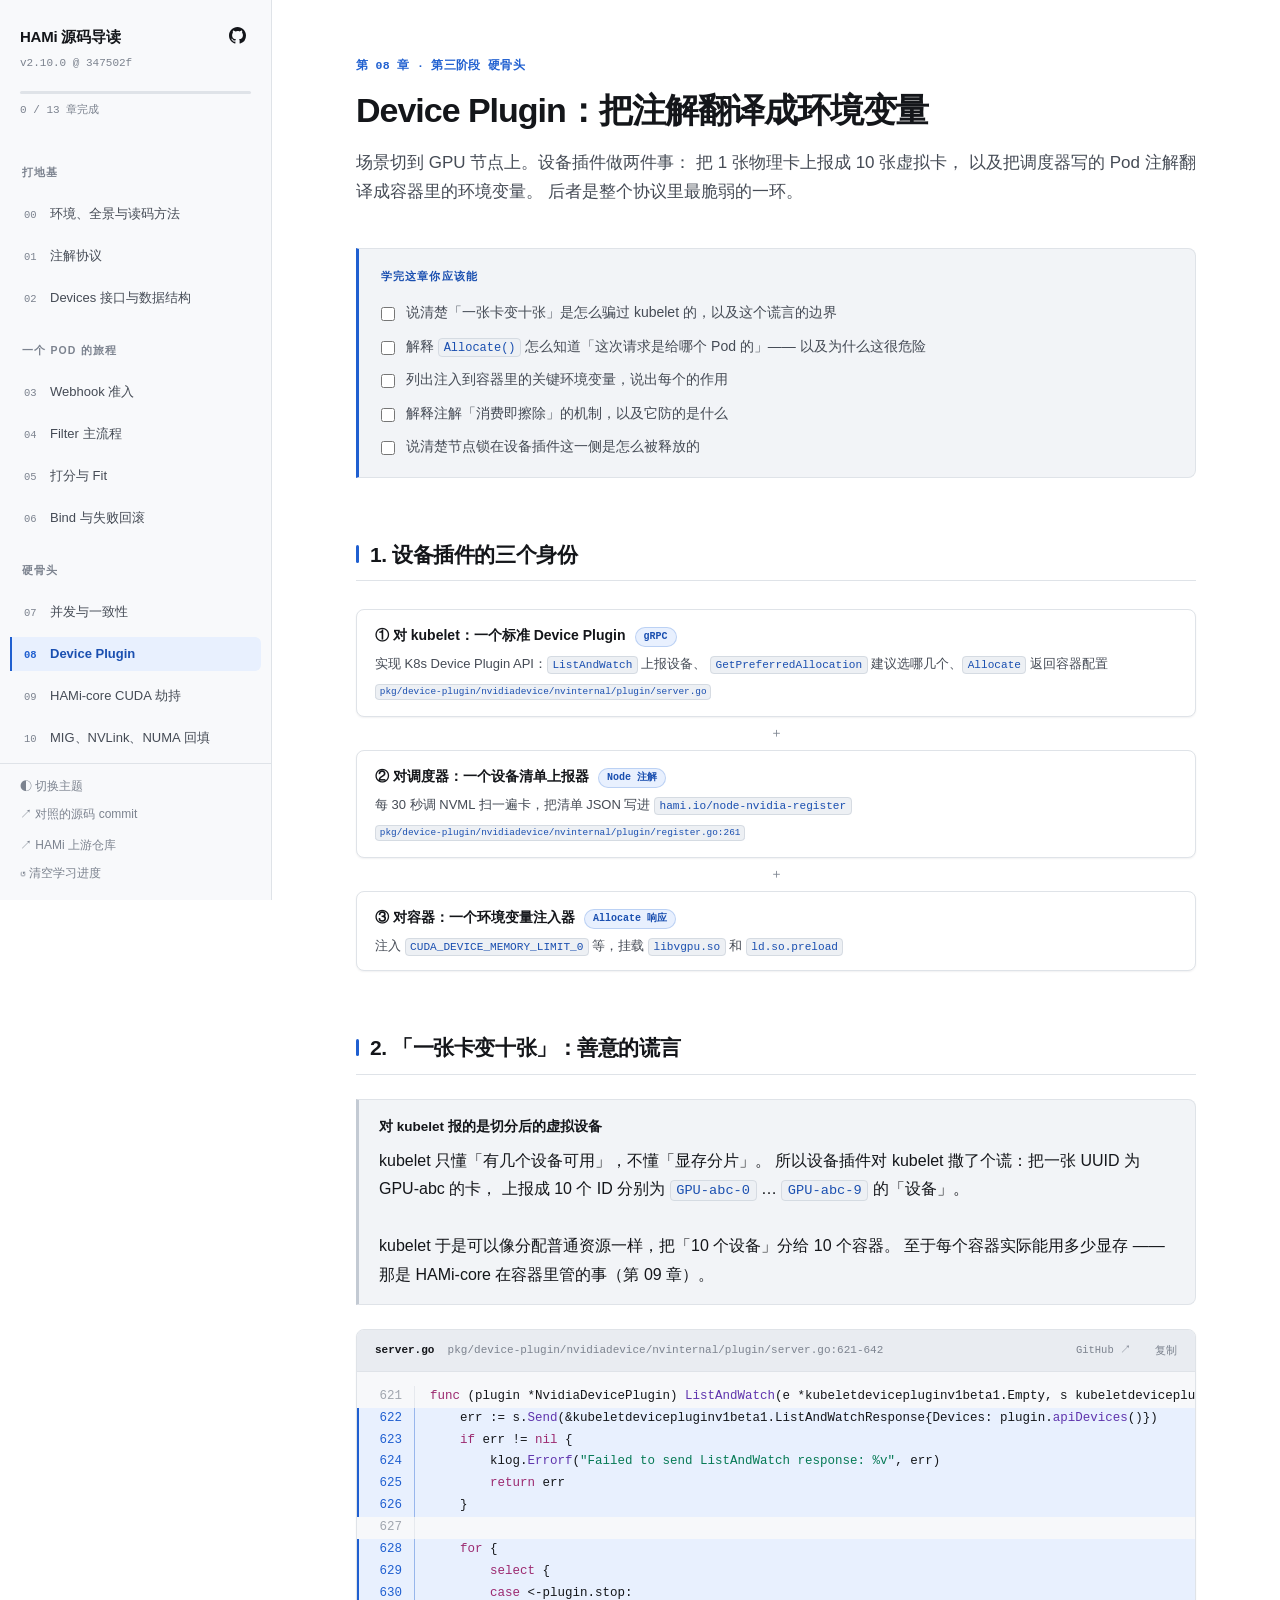
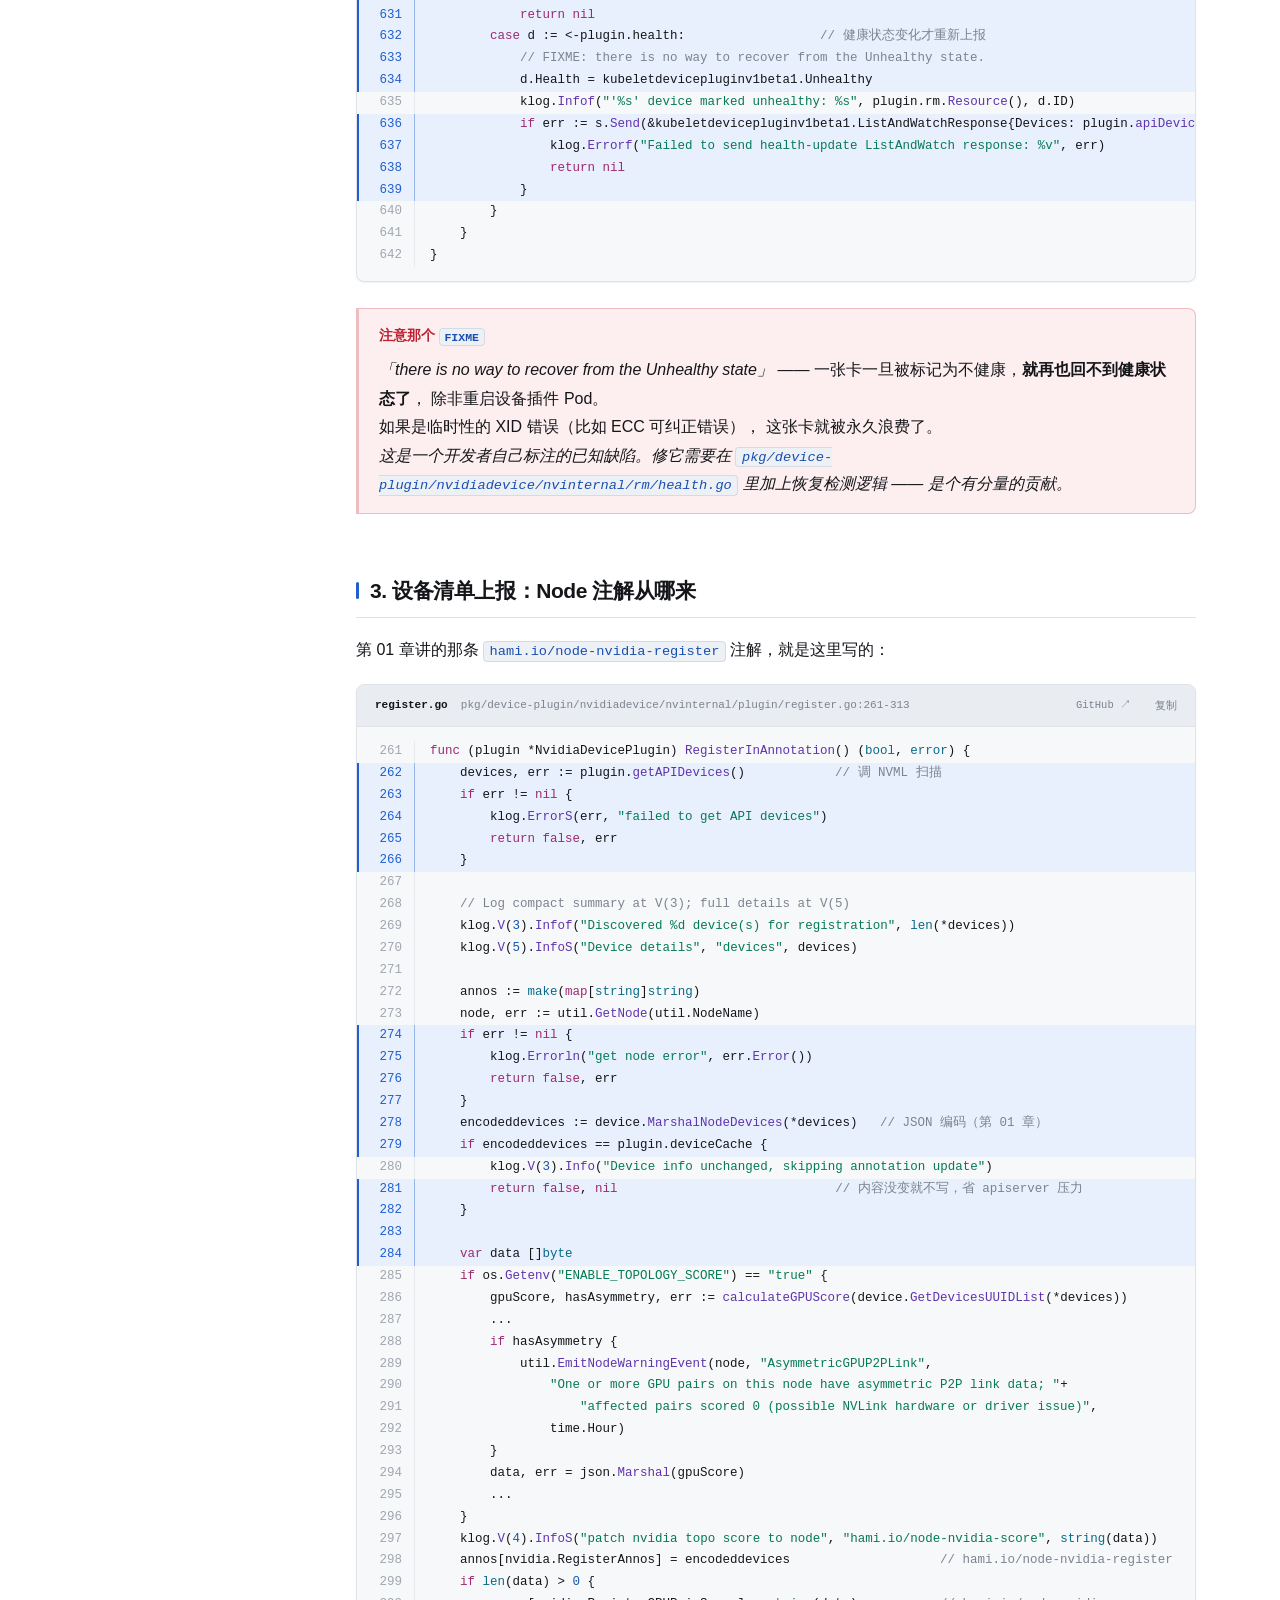
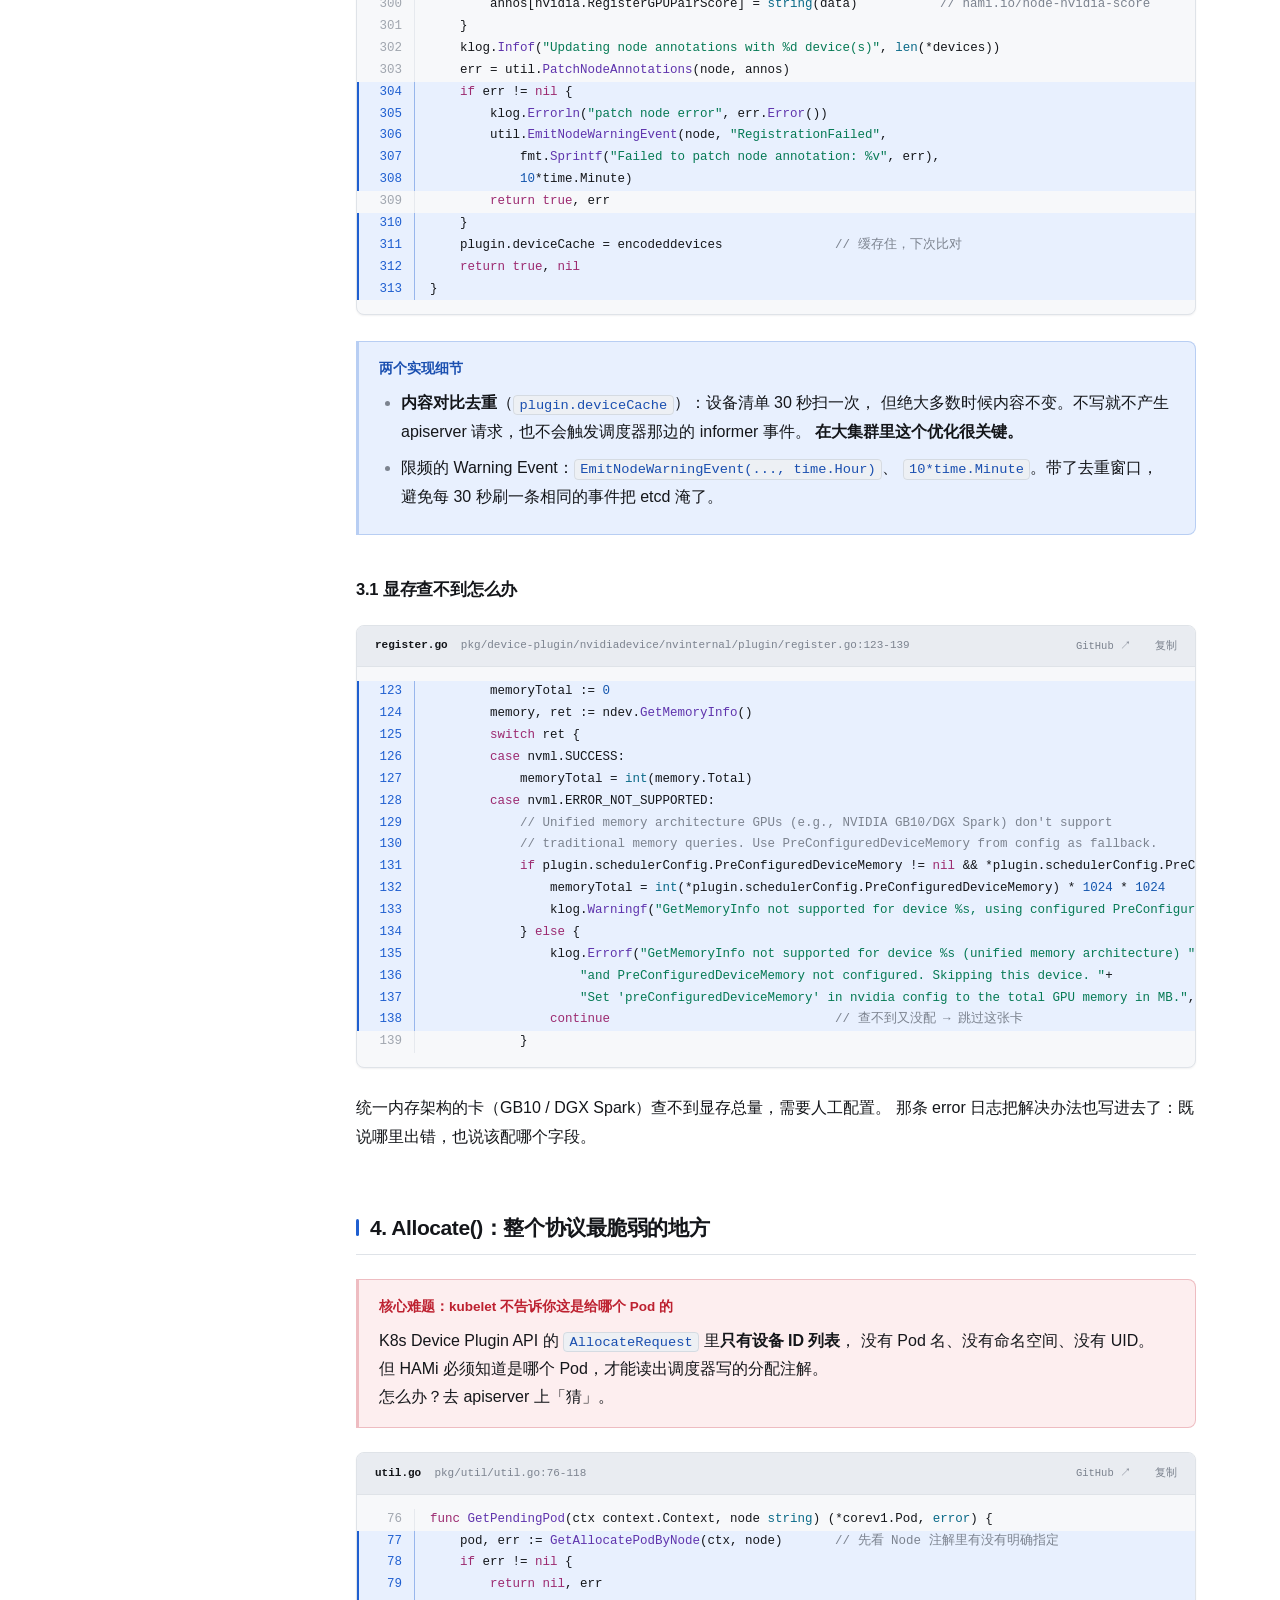
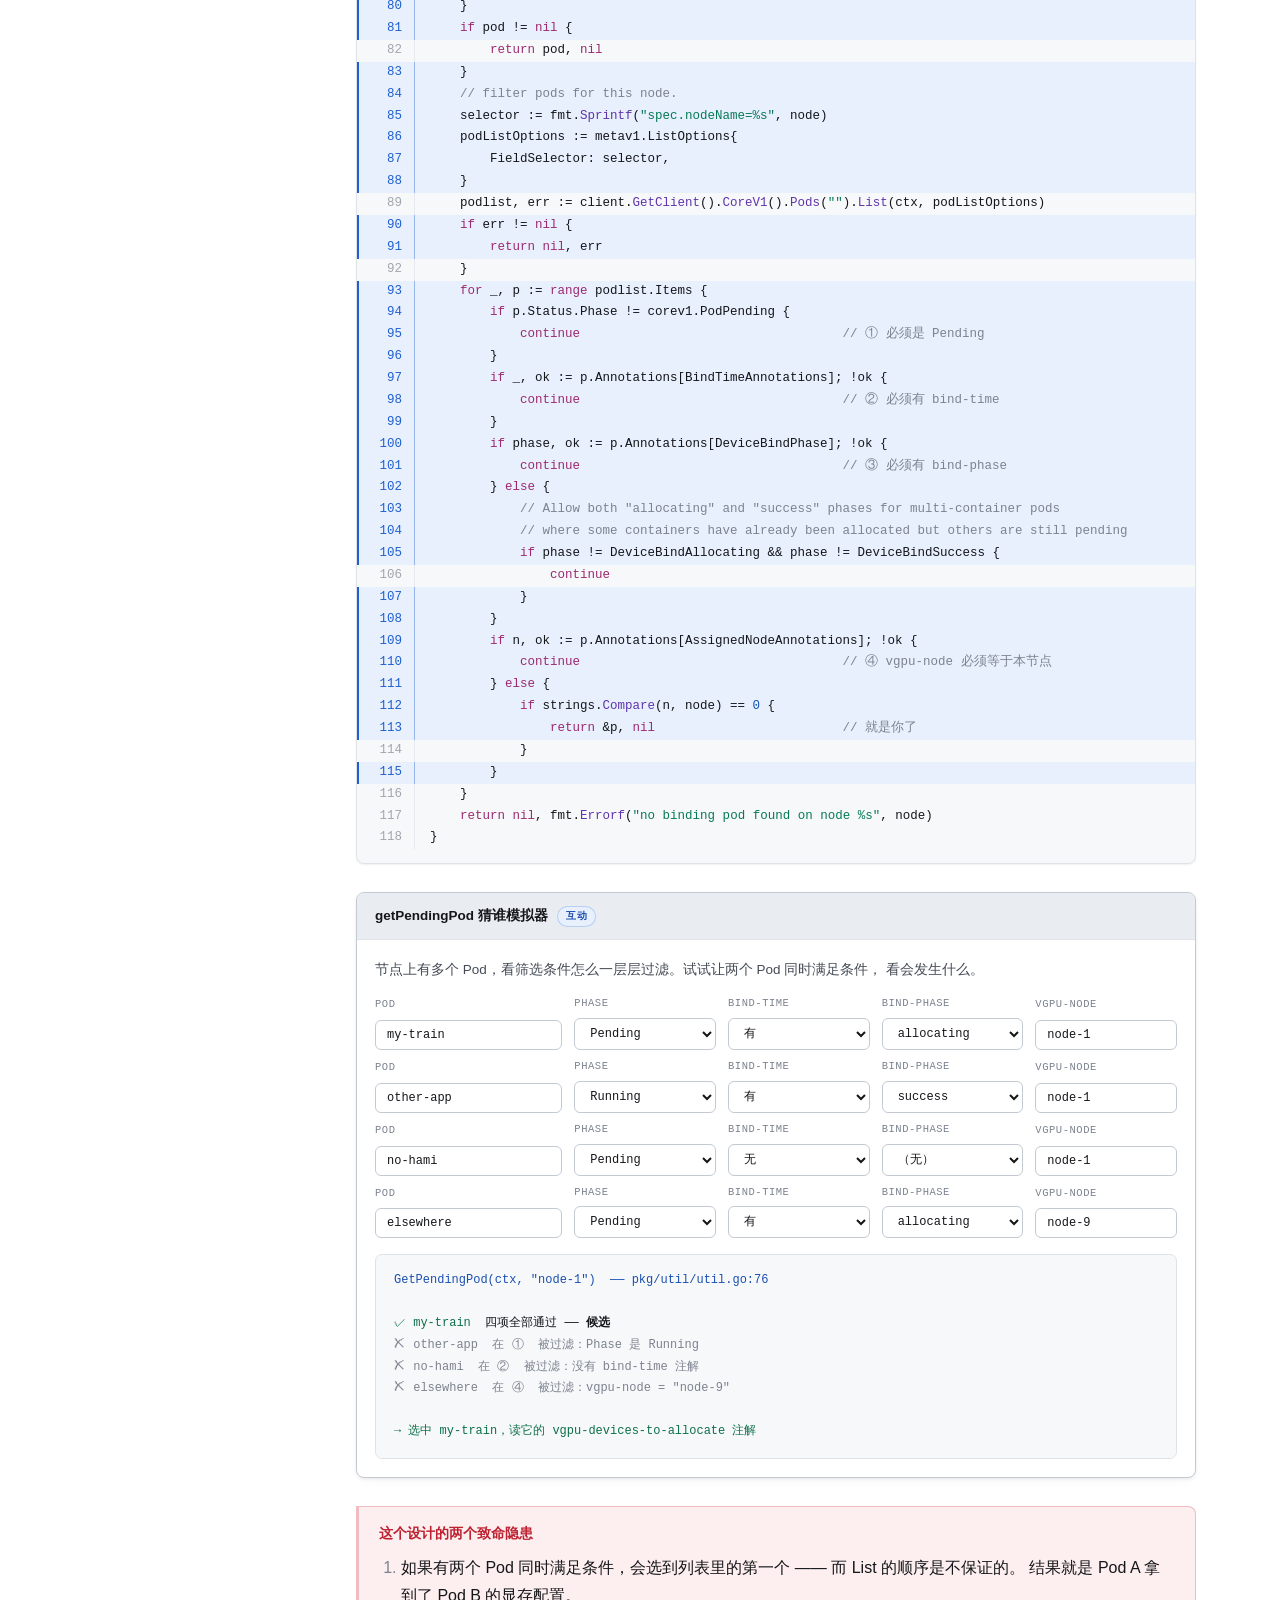
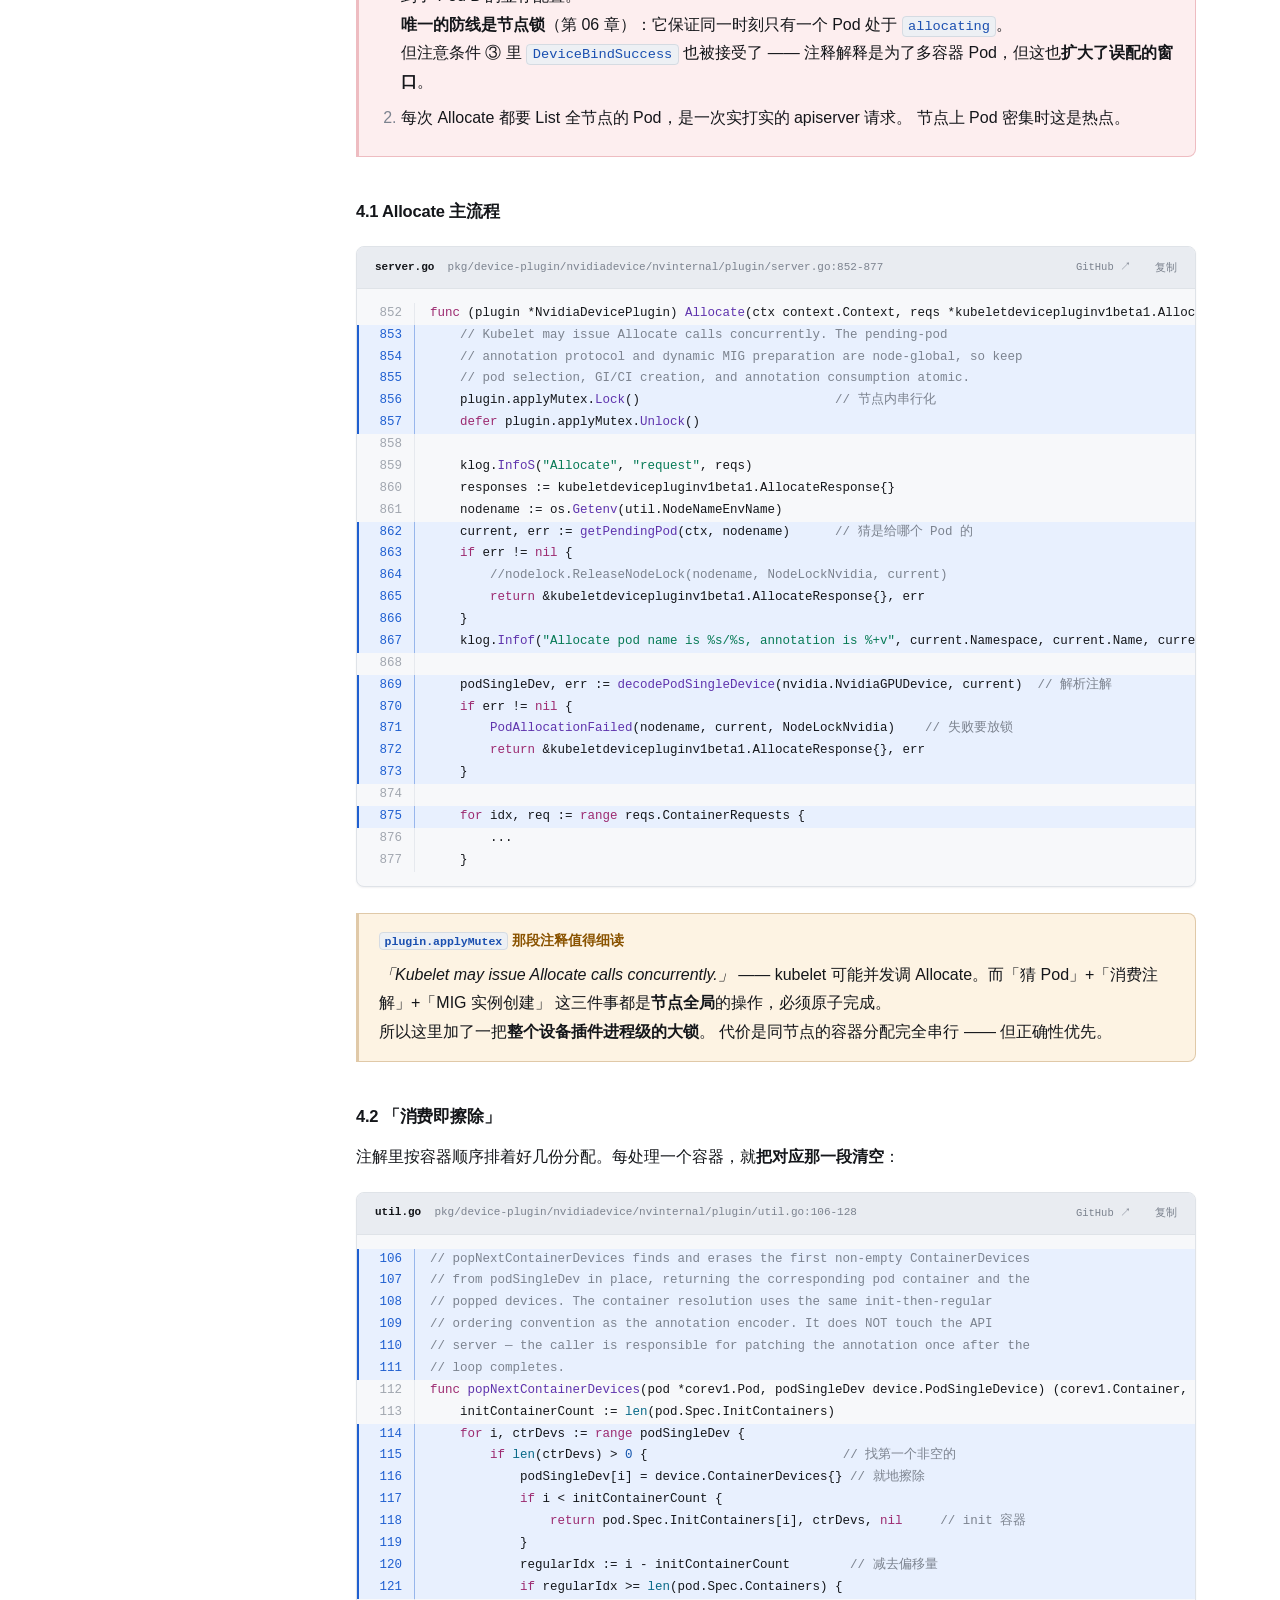
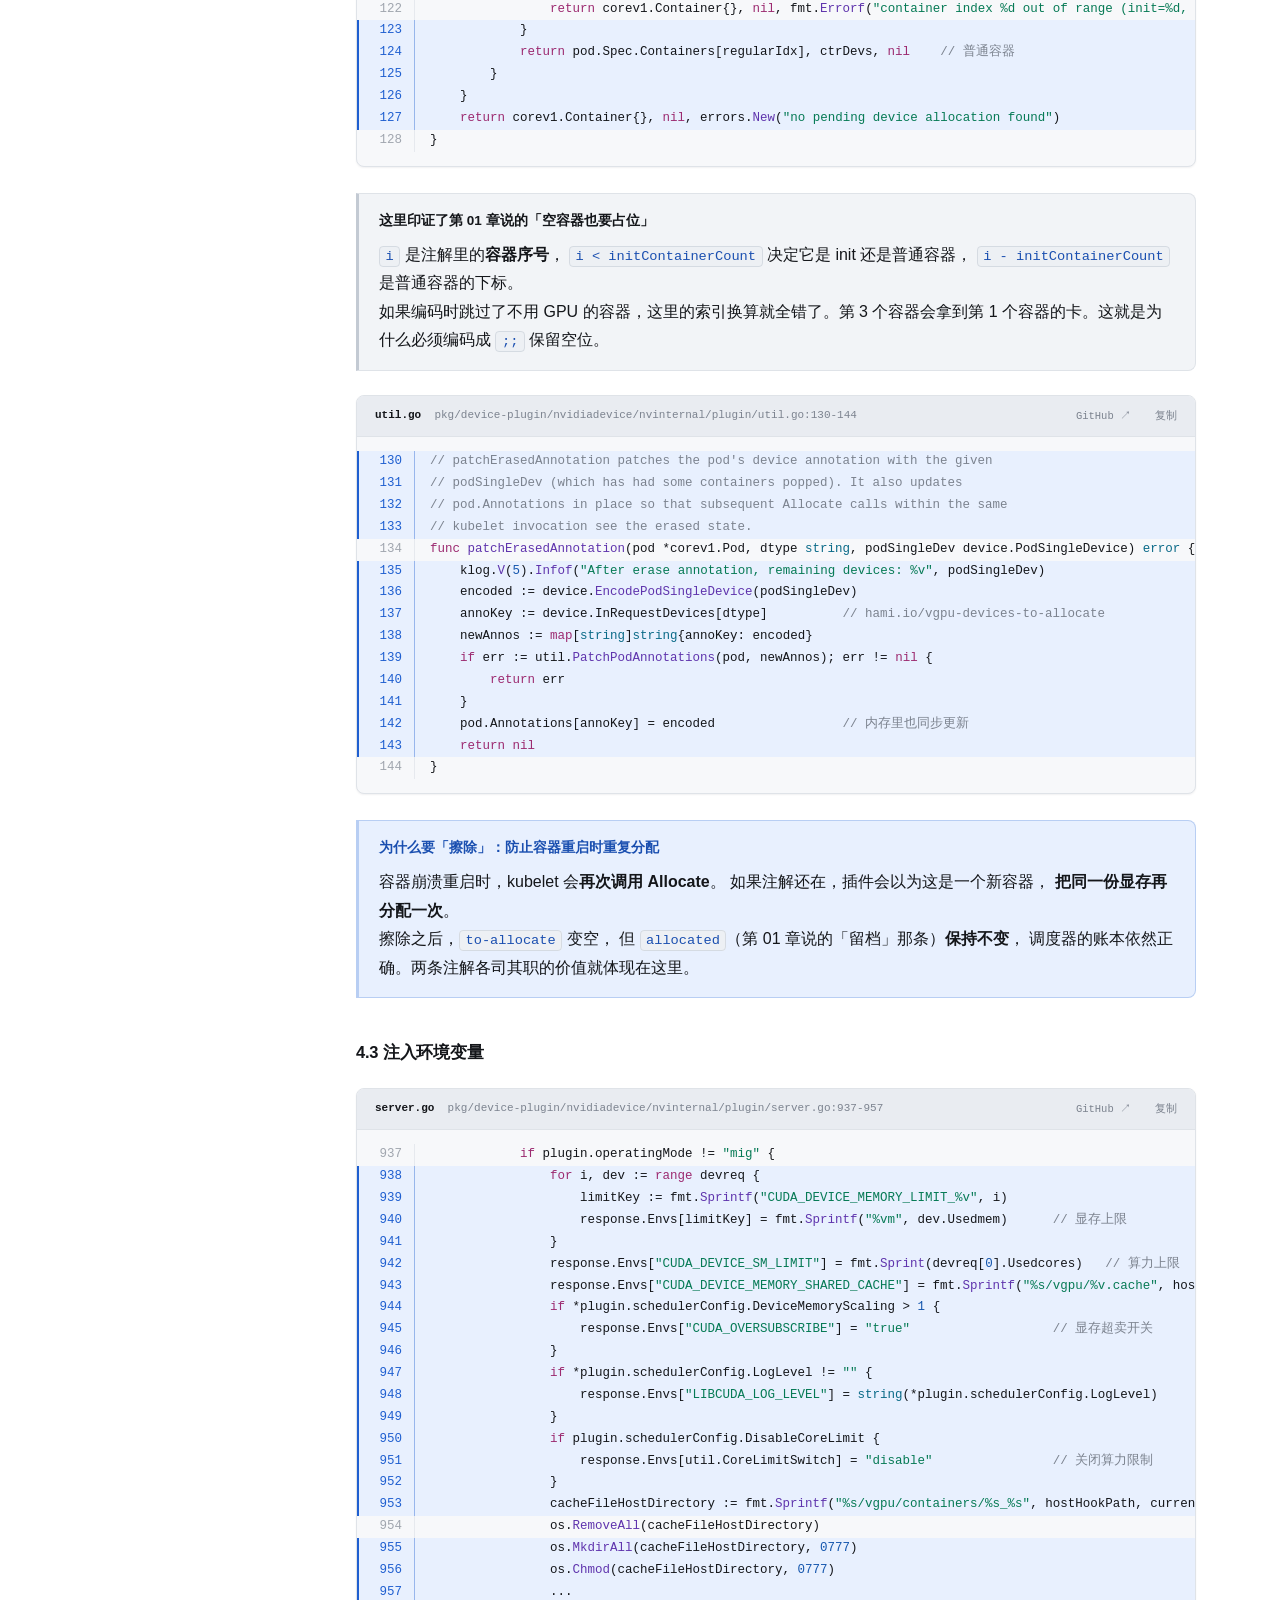
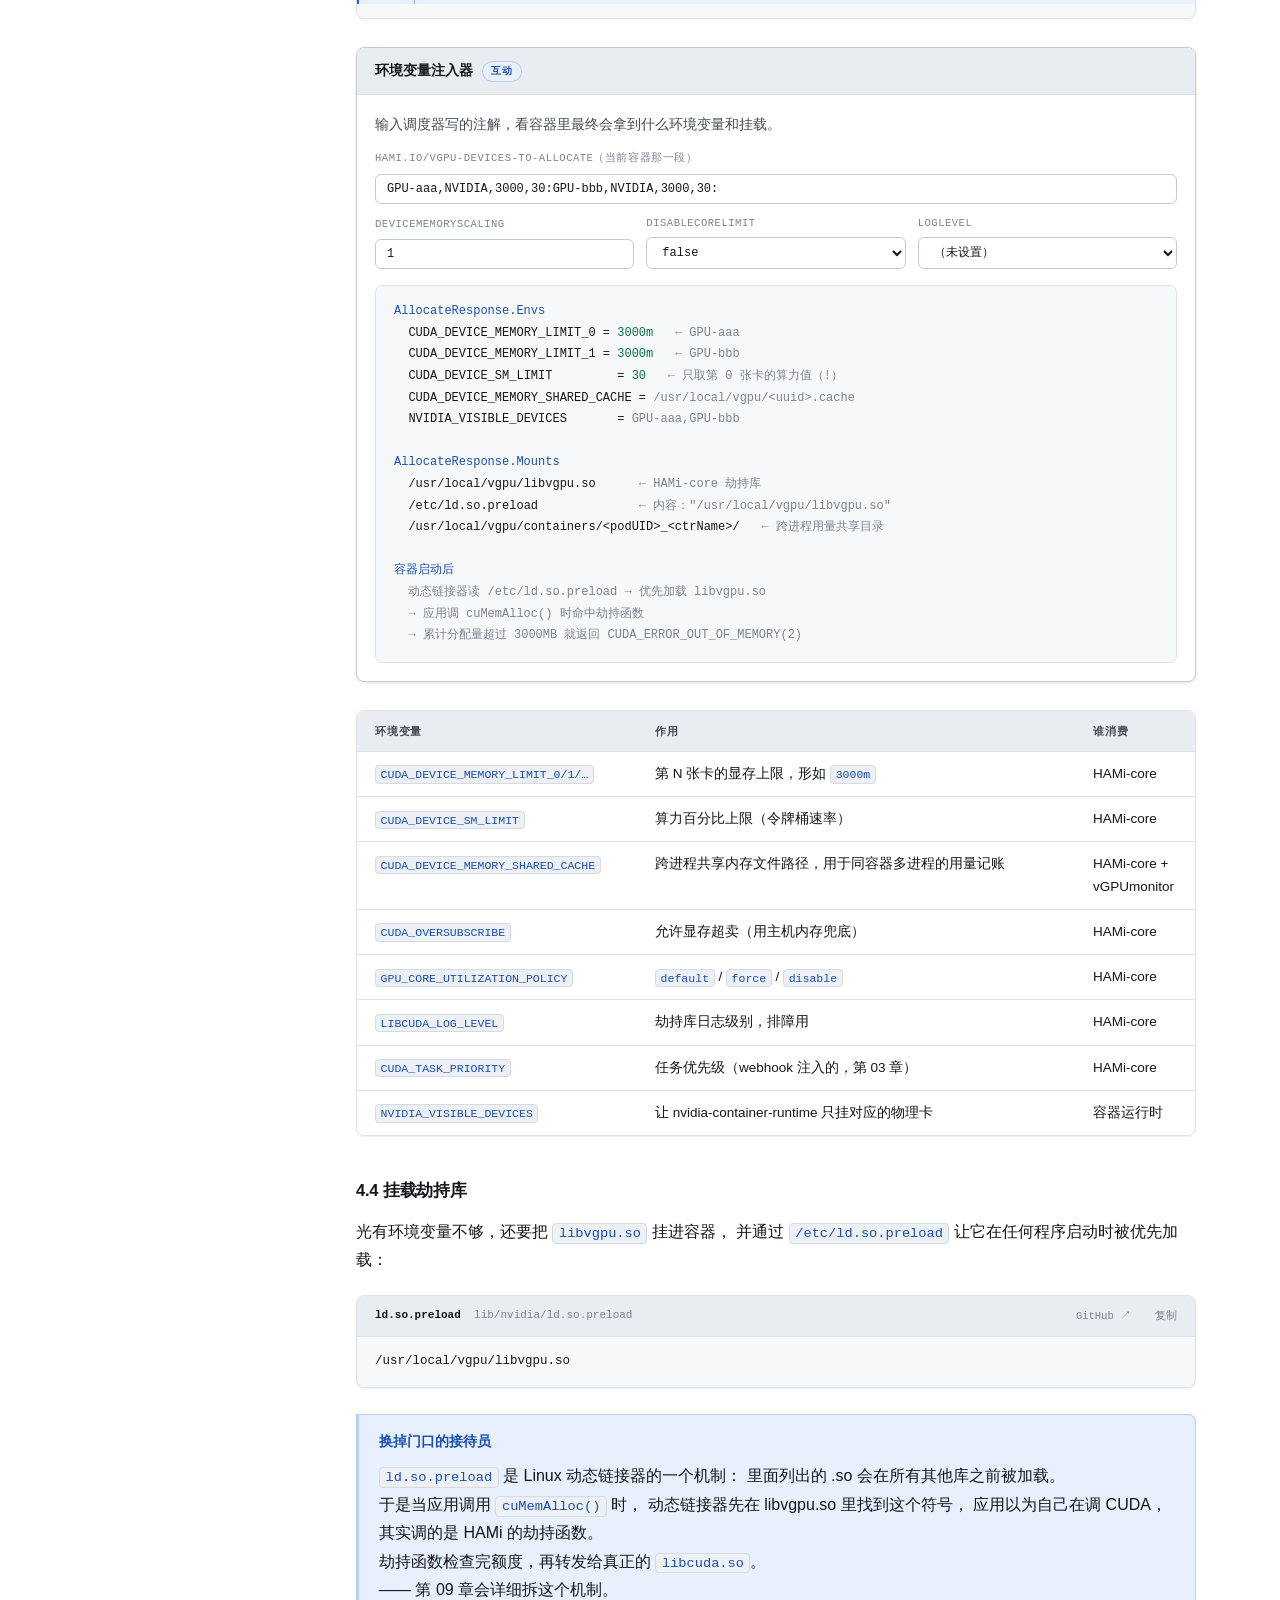
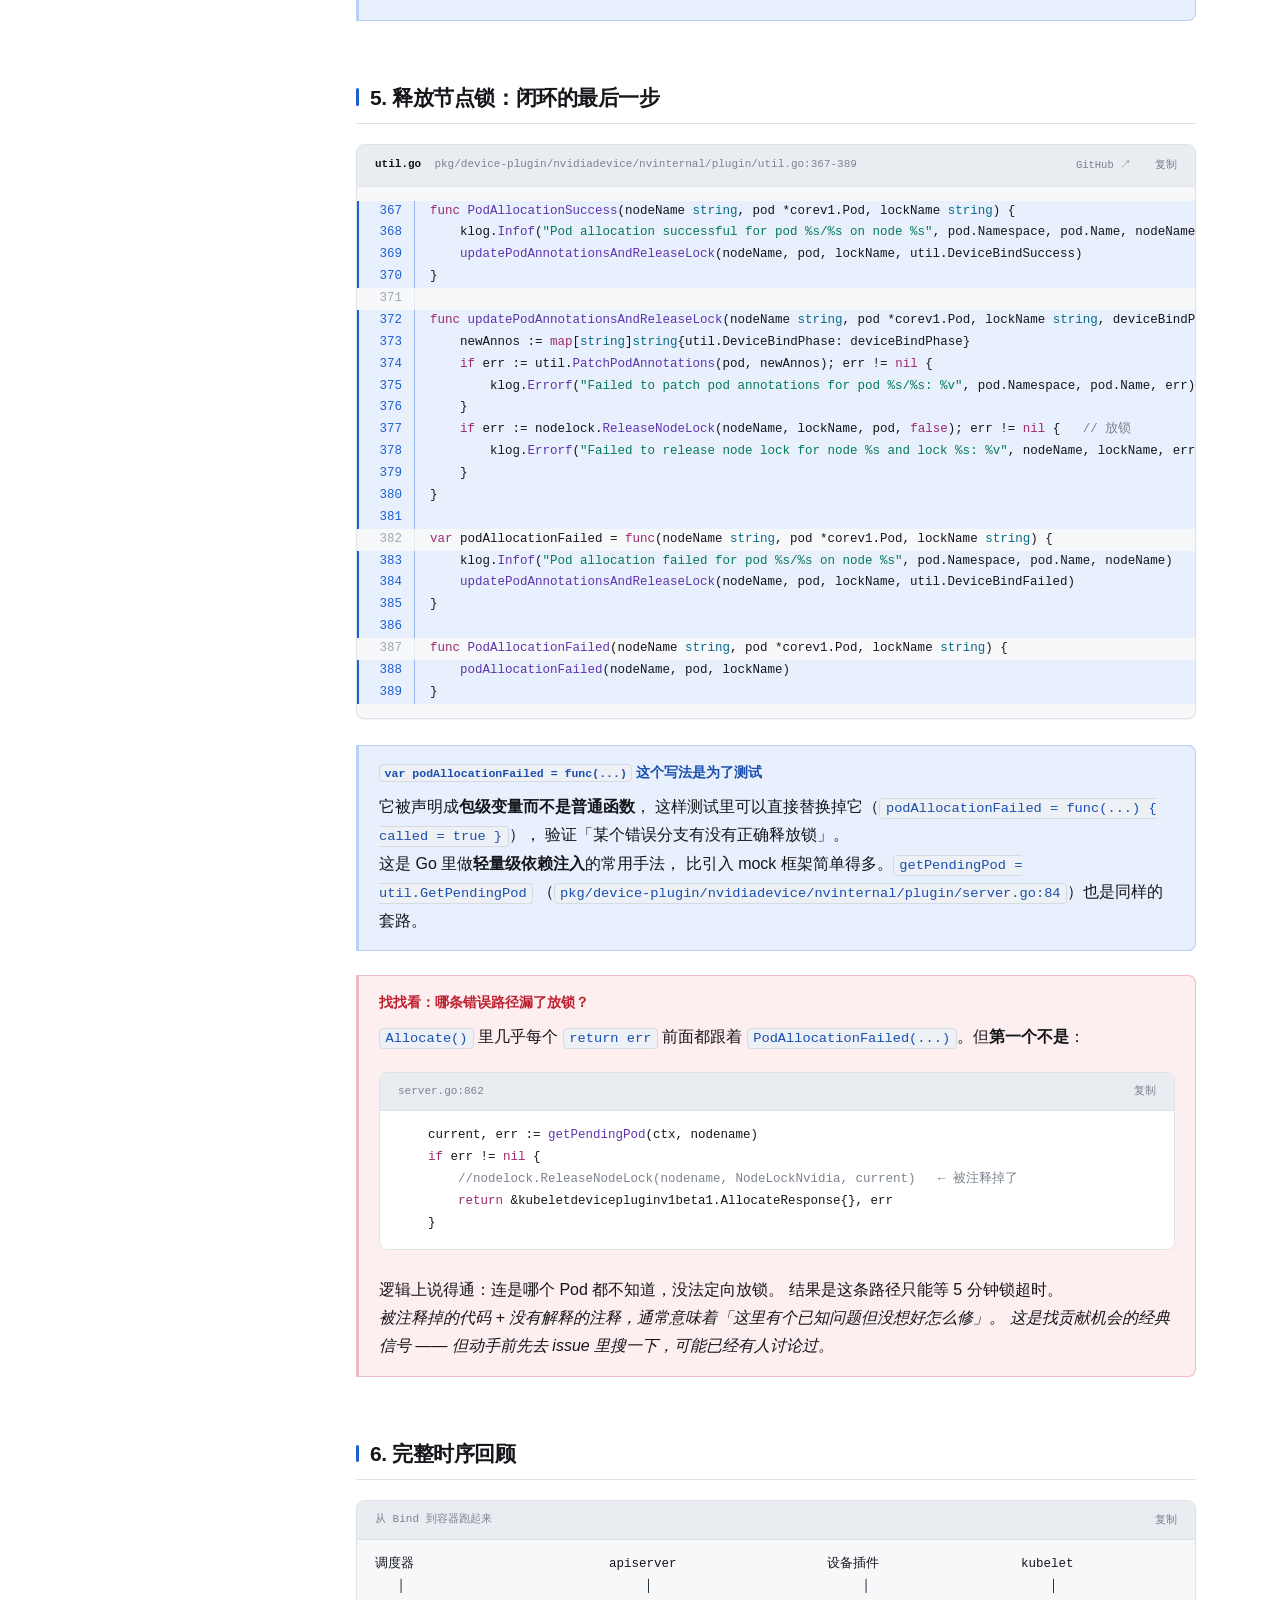
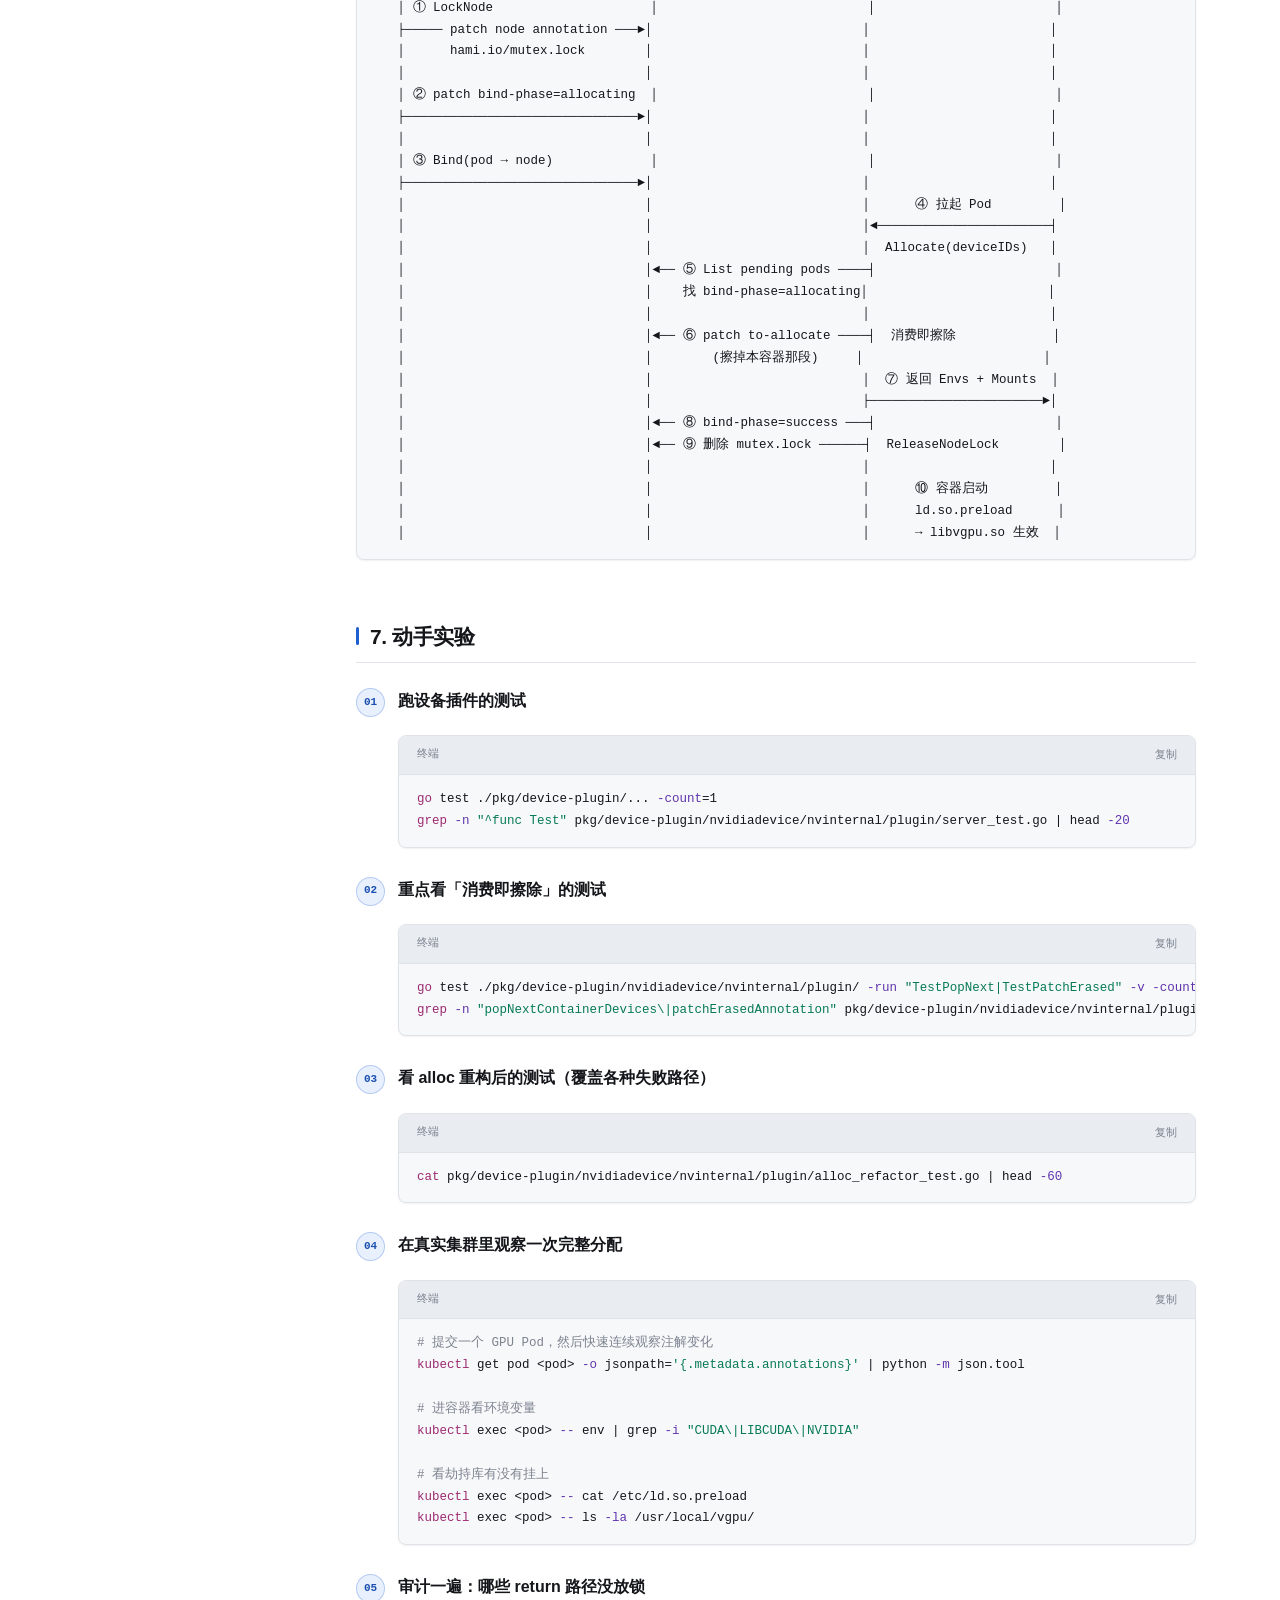
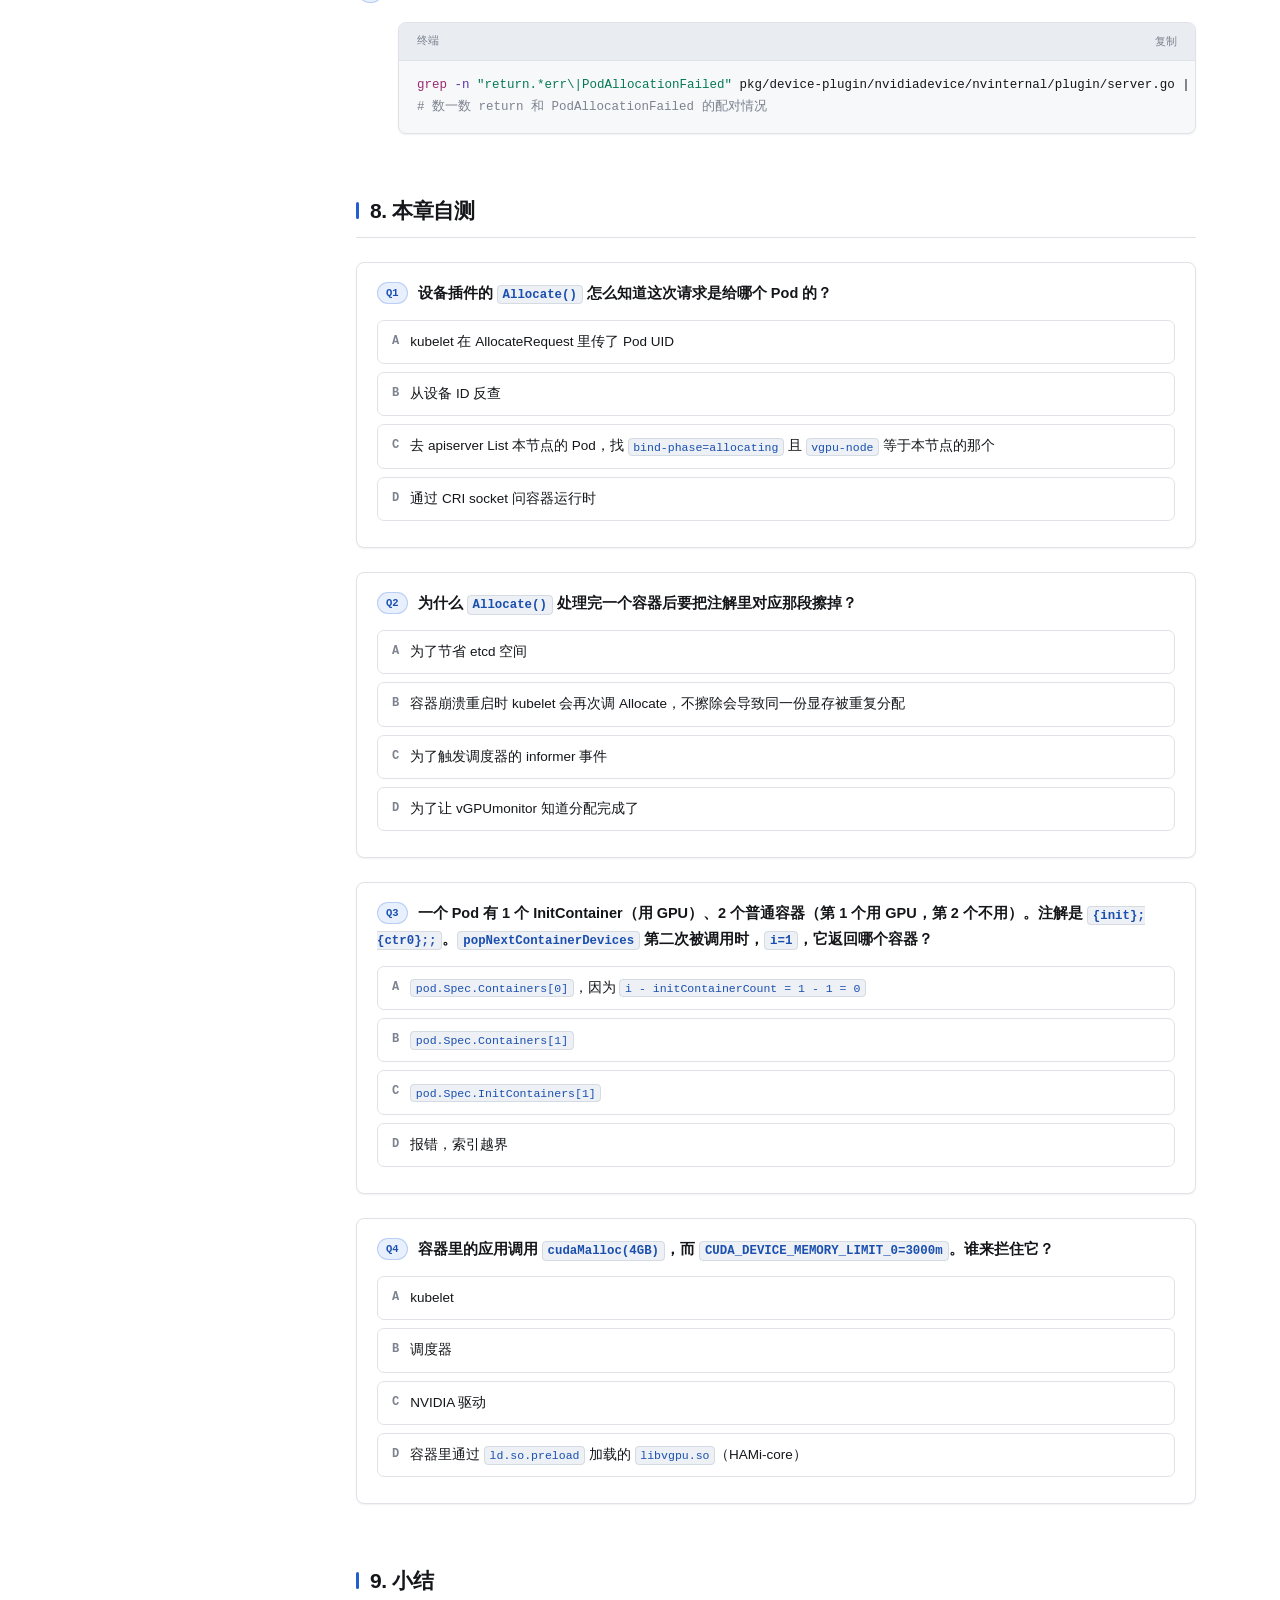
<file: chapters/08-device-plugin.html>
<!DOCTYPE html>
<html lang="zh-CN">
<head>
<meta charset="utf-8">
<meta name="viewport" content="width=device-width, initial-scale=1">
<title>08 · Device Plugin — HAMi 源码导读</title>
<link rel="stylesheet" href="../assets/css/style.css">
<link rel="icon" href="data:image/svg+xml,%3Csvg xmlns='http://www.w3.org/2000/svg' viewBox='0 0 32 32'%3E%3Crect width='32' height='32' rx='7' fill='%2316181d'/%3E%3Ctext x='16' y='23' font-size='17' font-family='monospace' font-weight='bold' fill='%23fff' text-anchor='middle'%3EH%3C/text%3E%3C/svg%3E">
</head>
<body>
<div class="layout">
  <nav class="sidebar" id="sidebar"></nav>
  <main class="main">

    <div class="page-kicker">第 08 章 · 第三阶段 硬骨头</div>
    <h1 class="page-title">Device Plugin：把注解翻译成环境变量</h1>
    <p class="page-lede">
      场景切到 GPU 节点上。设备插件做两件事：
      把 1 张物理卡上报成 10 张虚拟卡，
      以及把调度器写的 Pod 注解翻译成容器里的环境变量。
      后者是整个协议里最脆弱的一环。
    </p>

    <div class="goals">
      <h3>学完这章你应该能</h3>
      <ul>
        <li>说清楚「一张卡变十张」是怎么骗过 kubelet 的，以及这个谎言的边界</li>
        <li>解释 <code>Allocate()</code> 怎么知道「这次请求是给哪个 Pod 的」—— 以及为什么这很危险</li>
        <li>列出注入到容器里的关键环境变量，说出每个的作用</li>
        <li>解释注解「消费即擦除」的机制，以及它防的是什么</li>
        <li>说清楚节点锁在设备插件这一侧是怎么被释放的</li>
      </ul>
    </div>

    <h2>1. 设备插件的三个身份</h2>

    <div class="flow">
      <div class="node">
        <div class="h">① 对 kubelet：一个标准 Device Plugin<span class="tag">gRPC</span></div>
        <div class="d">
          实现 K8s Device Plugin API：<code>ListAndWatch</code> 上报设备、
          <code>GetPreferredAllocation</code> 建议选哪几个、<code>Allocate</code> 返回容器配置
        </div>
        <div class="src"><span data-srcref="pkg/device-plugin/nvidiadevice/nvinternal/plugin/server.go"></span></div>
      </div>
      <div class="arrow">＋</div>
      <div class="node">
        <div class="h">② 对调度器：一个设备清单上报器<span class="tag">Node 注解</span></div>
        <div class="d">
          每 30 秒调 NVML 扫一遍卡，把清单 JSON 写进 <code>hami.io/node-nvidia-register</code>
        </div>
        <div class="src"><span data-srcref="pkg/device-plugin/nvidiadevice/nvinternal/plugin/register.go:261"></span></div>
      </div>
      <div class="arrow">＋</div>
      <div class="node">
        <div class="h">③ 对容器：一个环境变量注入器<span class="tag">Allocate 响应</span></div>
        <div class="d">
          注入 <code>CUDA_DEVICE_MEMORY_LIMIT_0</code> 等，挂载 <code>libvgpu.so</code> 和 <code>ld.so.preload</code>
        </div>
      </div>
    </div>

    <h2>2. 「一张卡变十张」：善意的谎言</h2>

    <div class="note">
      <div class="t">对 kubelet 报的是切分后的虚拟设备</div>
      <p style="margin-bottom:0">
        kubelet 只懂「有几个设备可用」，不懂「显存分片」。
        所以设备插件对 kubelet 撒了个谎：把一张 UUID 为 GPU-abc 的卡，
        上报成 10 个 ID 分别为 <code>GPU-abc-0</code> … <code>GPU-abc-9</code> 的「设备」。
        <br><br>
        kubelet 于是可以像分配普通资源一样，把「10 个设备」分给 10 个容器。
        至于每个容器实际能用多少显存 —— 那是 HAMi-core 在容器里管的事（第 09 章）。
      </p>
    </div>

    <div class="codeblock" data-file="pkg/device-plugin/nvidiadevice/nvinternal/plugin/server.go" data-start="621" data-lang="go" data-hl="2-6,8-11,12-14,16-19">
<pre><code>func (plugin *NvidiaDevicePlugin) ListAndWatch(e *kubeletdevicepluginv1beta1.Empty, s kubeletdevicepluginv1beta1.DevicePlugin_ListAndWatchServer) error {
	err := s.Send(&amp;kubeletdevicepluginv1beta1.ListAndWatchResponse{Devices: plugin.apiDevices()})
	if err != nil {
		klog.Errorf("Failed to send ListAndWatch response: %v", err)
		return err
	}

	for {
		select {
		case &lt;-plugin.stop:
			return nil
		case d := &lt;-plugin.health:                  // 健康状态变化才重新上报
			// FIXME: there is no way to recover from the Unhealthy state.
			d.Health = kubeletdevicepluginv1beta1.Unhealthy
			klog.Infof("'%s' device marked unhealthy: %s", plugin.rm.Resource(), d.ID)
			if err := s.Send(&amp;kubeletdevicepluginv1beta1.ListAndWatchResponse{Devices: plugin.apiDevices()}); err != nil {
				klog.Errorf("Failed to send health-update ListAndWatch response: %v", err)
				return nil
			}
		}
	}
}</code></pre>
    </div>

    <div class="note trap">
      <div class="t">注意那个 <code>FIXME</code></div>
      <p style="margin-bottom:0">
        <em>「there is no way to recover from the Unhealthy state」</em> ——
        一张卡一旦被标记为不健康，<strong>就再也回不到健康状态了</strong>，
        除非重启设备插件 Pod。
        <br>如果是临时性的 XID 错误（比如 ECC 可纠正错误），
        这张卡就被永久浪费了。
        <br><em>这是一个开发者自己标注的已知缺陷。修它需要在
        <span data-srcref="pkg/device-plugin/nvidiadevice/nvinternal/rm/health.go"></span>
        里加上恢复检测逻辑 —— 是个有分量的贡献。</em>
      </p>
    </div>

    <h2>3. 设备清单上报：Node 注解从哪来</h2>

    <p>第 01 章讲的那条 <code>hami.io/node-nvidia-register</code> 注解，就是这里写的：</p>

    <div class="codeblock" data-file="pkg/device-plugin/nvidiadevice/nvinternal/plugin/register.go" data-start="261" data-lang="go" data-hl="2-6,14-19,21-24,44-48,50-56">
<pre><code>func (plugin *NvidiaDevicePlugin) RegisterInAnnotation() (bool, error) {
	devices, err := plugin.getAPIDevices()            // 调 NVML 扫描
	if err != nil {
		klog.ErrorS(err, "failed to get API devices")
		return false, err
	}

	// Log compact summary at V(3); full details at V(5)
	klog.V(3).Infof("Discovered %d device(s) for registration", len(*devices))
	klog.V(5).InfoS("Device details", "devices", devices)

	annos := make(map[string]string)
	node, err := util.GetNode(util.NodeName)
	if err != nil {
		klog.Errorln("get node error", err.Error())
		return false, err
	}
	encodeddevices := device.MarshalNodeDevices(*devices)   // JSON 编码（第 01 章）
	if encodeddevices == plugin.deviceCache {
		klog.V(3).Info("Device info unchanged, skipping annotation update")
		return false, nil                             // 内容没变就不写，省 apiserver 压力
	}

	var data []byte
	if os.Getenv("ENABLE_TOPOLOGY_SCORE") == "true" {
		gpuScore, hasAsymmetry, err := calculateGPUScore(device.GetDevicesUUIDList(*devices))
		...
		if hasAsymmetry {
			util.EmitNodeWarningEvent(node, "AsymmetricGPUP2PLink",
				"One or more GPU pairs on this node have asymmetric P2P link data; "+
					"affected pairs scored 0 (possible NVLink hardware or driver issue)",
				time.Hour)
		}
		data, err = json.Marshal(gpuScore)
		...
	}
	klog.V(4).InfoS("patch nvidia topo score to node", "hami.io/node-nvidia-score", string(data))
	annos[nvidia.RegisterAnnos] = encodeddevices                    // hami.io/node-nvidia-register
	if len(data) &gt; 0 {
		annos[nvidia.RegisterGPUPairScore] = string(data)           // hami.io/node-nvidia-score
	}
	klog.Infof("Updating node annotations with %d device(s)", len(*devices))
	err = util.PatchNodeAnnotations(node, annos)
	if err != nil {
		klog.Errorln("patch node error", err.Error())
		util.EmitNodeWarningEvent(node, "RegistrationFailed",
			fmt.Sprintf("Failed to patch node annotation: %v", err),
			10*time.Minute)
		return true, err
	}
	plugin.deviceCache = encodeddevices               // 缓存住，下次比对
	return true, nil
}</code></pre>
    </div>

    <div class="note tip">
      <div class="t">两个实现细节</div>
      <ul style="margin-bottom:0">
        <li><b>内容对比去重</b>（<code>plugin.deviceCache</code>）：设备清单 30 秒扫一次，
            但绝大多数时候内容不变。不写就不产生 apiserver 请求，也不会触发调度器那边的 informer 事件。
            <strong>在大集群里这个优化很关键。</strong></li>
        <li>限频的 Warning Event：<code>EmitNodeWarningEvent(..., time.Hour)</code>、
            <code>10*time.Minute</code>。带了去重窗口，
            避免每 30 秒刷一条相同的事件把 etcd 淹了。</li>
      </ul>
    </div>

    <h3>3.1 显存查不到怎么办</h3>

    <div class="codeblock" data-file="pkg/device-plugin/nvidiadevice/nvinternal/plugin/register.go" data-start="123" data-lang="go" data-hl="1-5,6-9,10-16">
<pre><code>		memoryTotal := 0
		memory, ret := ndev.GetMemoryInfo()
		switch ret {
		case nvml.SUCCESS:
			memoryTotal = int(memory.Total)
		case nvml.ERROR_NOT_SUPPORTED:
			// Unified memory architecture GPUs (e.g., NVIDIA GB10/DGX Spark) don't support
			// traditional memory queries. Use PreConfiguredDeviceMemory from config as fallback.
			if plugin.schedulerConfig.PreConfiguredDeviceMemory != nil &amp;&amp; *plugin.schedulerConfig.PreConfiguredDeviceMemory &gt; 0 {
				memoryTotal = int(*plugin.schedulerConfig.PreConfiguredDeviceMemory) * 1024 * 1024
				klog.Warningf("GetMemoryInfo not supported for device %s, using configured PreConfiguredDeviceMemory: %d MB", ...)
			} else {
				klog.Errorf("GetMemoryInfo not supported for device %s (unified memory architecture) "+
					"and PreConfiguredDeviceMemory not configured. Skipping this device. "+
					"Set 'preConfiguredDeviceMemory' in nvidia config to the total GPU memory in MB.", UUID)
				continue                              // 查不到又没配 → 跳过这张卡
			}</code></pre>
    </div>

    <p>
      统一内存架构的卡（GB10 / DGX Spark）查不到显存总量，需要人工配置。
      那条 error 日志把解决办法也写进去了：既说哪里出错，也说该配哪个字段。
    </p>

    <h2>4. Allocate()：整个协议最脆弱的地方</h2>

    <div class="note trap">
      <div class="t">核心难题：kubelet 不告诉你这是给哪个 Pod 的</div>
      <p style="margin-bottom:0">
        K8s Device Plugin API 的 <code>AllocateRequest</code> 里<strong>只有设备 ID 列表</strong>，
        没有 Pod 名、没有命名空间、没有 UID。
        <br>但 HAMi 必须知道是哪个 Pod，才能读出调度器写的分配注解。
        <br>怎么办？去 apiserver 上「猜」。
      </p>
    </div>

    <div class="codeblock" data-file="pkg/util/util.go" data-start="76" data-lang="go" data-hl="2-6,8-13,15-16,18-20,21-30,32-38,40">
<pre><code>func GetPendingPod(ctx context.Context, node string) (*corev1.Pod, error) {
	pod, err := GetAllocatePodByNode(ctx, node)       // 先看 Node 注解里有没有明确指定
	if err != nil {
		return nil, err
	}
	if pod != nil {
		return pod, nil
	}
	// filter pods for this node.
	selector := fmt.Sprintf("spec.nodeName=%s", node)
	podListOptions := metav1.ListOptions{
		FieldSelector: selector,
	}
	podlist, err := client.GetClient().CoreV1().Pods("").List(ctx, podListOptions)
	if err != nil {
		return nil, err
	}
	for _, p := range podlist.Items {
		if p.Status.Phase != corev1.PodPending {
			continue                                   // ① 必须是 Pending
		}
		if _, ok := p.Annotations[BindTimeAnnotations]; !ok {
			continue                                   // ② 必须有 bind-time
		}
		if phase, ok := p.Annotations[DeviceBindPhase]; !ok {
			continue                                   // ③ 必须有 bind-phase
		} else {
			// Allow both "allocating" and "success" phases for multi-container pods
			// where some containers have already been allocated but others are still pending
			if phase != DeviceBindAllocating &amp;&amp; phase != DeviceBindSuccess {
				continue
			}
		}
		if n, ok := p.Annotations[AssignedNodeAnnotations]; !ok {
			continue                                   // ④ vgpu-node 必须等于本节点
		} else {
			if strings.Compare(n, node) == 0 {
				return &amp;p, nil                         // 就是你了
			}
		}
	}
	return nil, fmt.Errorf("no binding pod found on node %s", node)
}</code></pre>
    </div>

    <div class="lab">
      <header>getPendingPod 猜谁模拟器<span class="badge">互动</span></header>
      <div class="body">
        <p style="font-size:13.5px;color:var(--fg-soft);margin-bottom:12px">
          节点上有多个 Pod，看筛选条件怎么一层层过滤。试试让两个 Pod 同时满足条件，
          看会发生什么。
        </p>
        <div id="pendCtl"></div>
        <div class="out" id="pendOut"></div>
      </div>
    </div>

    <div class="note trap">
      <div class="t">这个设计的两个致命隐患</div>
      <ol style="margin-bottom:0">
        <li>
          如果有两个 Pod 同时满足条件，会选到列表里的第一个 —— 而 List 的顺序是不保证的。
          结果就是 Pod A 拿到了 Pod B 的显存配置。
          <br><strong>唯一的防线是节点锁</strong>（第 06 章）：它保证同一时刻只有一个 Pod 处于 <code>allocating</code>。
          <br>但注意条件 ③ 里 <code>DeviceBindSuccess</code> 也被接受了 ——
          注释解释是为了多容器 Pod，但这也<strong>扩大了误配的窗口</strong>。
        </li>
        <li>
          每次 Allocate 都要 List 全节点的 Pod，是一次实打实的 apiserver 请求。
          节点上 Pod 密集时这是热点。
        </li>
      </ol>
    </div>

    <h3>4.1 Allocate 主流程</h3>

    <div class="codeblock" data-file="pkg/device-plugin/nvidiadevice/nvinternal/plugin/server.go" data-start="852" data-lang="go" data-hl="2-6,11-16,18-22,24">
<pre><code>func (plugin *NvidiaDevicePlugin) Allocate(ctx context.Context, reqs *kubeletdevicepluginv1beta1.AllocateRequest) (*kubeletdevicepluginv1beta1.AllocateResponse, error) {
	// Kubelet may issue Allocate calls concurrently. The pending-pod
	// annotation protocol and dynamic MIG preparation are node-global, so keep
	// pod selection, GI/CI creation, and annotation consumption atomic.
	plugin.applyMutex.Lock()                          // 节点内串行化
	defer plugin.applyMutex.Unlock()

	klog.InfoS("Allocate", "request", reqs)
	responses := kubeletdevicepluginv1beta1.AllocateResponse{}
	nodename := os.Getenv(util.NodeNameEnvName)
	current, err := getPendingPod(ctx, nodename)      // 猜是给哪个 Pod 的
	if err != nil {
		//nodelock.ReleaseNodeLock(nodename, NodeLockNvidia, current)
		return &amp;kubeletdevicepluginv1beta1.AllocateResponse{}, err
	}
	klog.Infof("Allocate pod name is %s/%s, annotation is %+v", current.Namespace, current.Name, current.Annotations)

	podSingleDev, err := decodePodSingleDevice(nvidia.NvidiaGPUDevice, current)  // 解析注解
	if err != nil {
		PodAllocationFailed(nodename, current, NodeLockNvidia)    // 失败要放锁
		return &amp;kubeletdevicepluginv1beta1.AllocateResponse{}, err
	}

	for idx, req := range reqs.ContainerRequests {
		...
	}</code></pre>
    </div>

    <div class="note warn">
      <div class="t"><code>plugin.applyMutex</code> 那段注释值得细读</div>
      <p style="margin-bottom:0">
        <em>「Kubelet may issue Allocate calls concurrently.」</em> ——
        kubelet 可能并发调 Allocate。而「猜 Pod」+「消费注解」+「MIG 实例创建」
        这三件事都是<strong>节点全局</strong>的操作，必须原子完成。
        <br>所以这里加了一把<strong>整个设备插件进程级的大锁</strong>。
        代价是同节点的容器分配完全串行 —— 但正确性优先。
      </p>
    </div>

    <h3>4.2 「消费即擦除」</h3>

    <p>
      注解里按容器顺序排着好几份分配。每处理一个容器，就<strong>把对应那一段清空</strong>：
    </p>

    <div class="codeblock" data-file="pkg/device-plugin/nvidiadevice/nvinternal/plugin/util.go" data-start="106" data-lang="go" data-hl="1-6,9-13,14-16,18-22">
<pre><code>// popNextContainerDevices finds and erases the first non-empty ContainerDevices
// from podSingleDev in place, returning the corresponding pod container and the
// popped devices. The container resolution uses the same init-then-regular
// ordering convention as the annotation encoder. It does NOT touch the API
// server — the caller is responsible for patching the annotation once after the
// loop completes.
func popNextContainerDevices(pod *corev1.Pod, podSingleDev device.PodSingleDevice) (corev1.Container, device.ContainerDevices, error) {
	initContainerCount := len(pod.Spec.InitContainers)
	for i, ctrDevs := range podSingleDev {
		if len(ctrDevs) &gt; 0 {                          // 找第一个非空的
			podSingleDev[i] = device.ContainerDevices{} // 就地擦除
			if i &lt; initContainerCount {
				return pod.Spec.InitContainers[i], ctrDevs, nil     // init 容器
			}
			regularIdx := i - initContainerCount        // 减去偏移量
			if regularIdx &gt;= len(pod.Spec.Containers) {
				return corev1.Container{}, nil, fmt.Errorf("container index %d out of range (init=%d, regular=%d)", i, initContainerCount, len(pod.Spec.Containers))
			}
			return pod.Spec.Containers[regularIdx], ctrDevs, nil    // 普通容器
		}
	}
	return corev1.Container{}, nil, errors.New("no pending device allocation found")
}</code></pre>
    </div>

    <div class="note">
      <div class="t">这里印证了第 01 章说的「空容器也要占位」</div>
      <p style="margin-bottom:0">
        <code>i</code> 是注解里的<strong>容器序号</strong>，
        <code>i &lt; initContainerCount</code> 决定它是 init 还是普通容器，
        <code>i - initContainerCount</code> 是普通容器的下标。
        <br>如果编码时跳过了不用 GPU 的容器，这里的索引换算就全错了。第 3 个容器会拿到第 1 个容器的卡。这就是为什么必须编码成 <code>;;</code> 保留空位。
      </p>
    </div>

    <div class="codeblock" data-file="pkg/device-plugin/nvidiadevice/nvinternal/plugin/util.go" data-start="130" data-lang="go" data-hl="1-4,6-14">
<pre><code>// patchErasedAnnotation patches the pod's device annotation with the given
// podSingleDev (which has had some containers popped). It also updates
// pod.Annotations in place so that subsequent Allocate calls within the same
// kubelet invocation see the erased state.
func patchErasedAnnotation(pod *corev1.Pod, dtype string, podSingleDev device.PodSingleDevice) error {
	klog.V(5).Infof("After erase annotation, remaining devices: %v", podSingleDev)
	encoded := device.EncodePodSingleDevice(podSingleDev)
	annoKey := device.InRequestDevices[dtype]          // hami.io/vgpu-devices-to-allocate
	newAnnos := map[string]string{annoKey: encoded}
	if err := util.PatchPodAnnotations(pod, newAnnos); err != nil {
		return err
	}
	pod.Annotations[annoKey] = encoded                 // 内存里也同步更新
	return nil
}</code></pre>
    </div>

    <div class="note tip">
      <div class="t">为什么要「擦除」：防止容器重启时重复分配</div>
      <p style="margin-bottom:0">
        容器崩溃重启时，kubelet 会<strong>再次调用 Allocate</strong>。
        如果注解还在，插件会以为这是一个新容器，
        <strong>把同一份显存再分配一次</strong>。
        <br>擦除之后，<code>to-allocate</code> 变空，
        但 <code>allocated</code>（第 01 章说的「留档」那条）<strong>保持不变</strong>，
        调度器的账本依然正确。两条注解各司其职的价值就体现在这里。
      </p>
    </div>

    <h3>4.3 注入环境变量</h3>

    <div class="codeblock" data-file="pkg/device-plugin/nvidiadevice/nvinternal/plugin/server.go" data-start="937" data-lang="go" data-hl="2-6,7,8,9-11,12-14,15-17,19-24">
<pre><code>			if plugin.operatingMode != "mig" {
				for i, dev := range devreq {
					limitKey := fmt.Sprintf("CUDA_DEVICE_MEMORY_LIMIT_%v", i)
					response.Envs[limitKey] = fmt.Sprintf("%vm", dev.Usedmem)      // 显存上限
				}
				response.Envs["CUDA_DEVICE_SM_LIMIT"] = fmt.Sprint(devreq[0].Usedcores)   // 算力上限
				response.Envs["CUDA_DEVICE_MEMORY_SHARED_CACHE"] = fmt.Sprintf("%s/vgpu/%v.cache", hostHookPath, uuid.New().String())
				if *plugin.schedulerConfig.DeviceMemoryScaling &gt; 1 {
					response.Envs["CUDA_OVERSUBSCRIBE"] = "true"                   // 显存超卖开关
				}
				if *plugin.schedulerConfig.LogLevel != "" {
					response.Envs["LIBCUDA_LOG_LEVEL"] = string(*plugin.schedulerConfig.LogLevel)
				}
				if plugin.schedulerConfig.DisableCoreLimit {
					response.Envs[util.CoreLimitSwitch] = "disable"                // 关闭算力限制
				}
				cacheFileHostDirectory := fmt.Sprintf("%s/vgpu/containers/%s_%s", hostHookPath, current.UID, currentCtr.Name)
				os.RemoveAll(cacheFileHostDirectory)
				os.MkdirAll(cacheFileHostDirectory, 0777)
				os.Chmod(cacheFileHostDirectory, 0777)
				...</code></pre>
    </div>

    <div class="lab">
      <header>环境变量注入器<span class="badge">互动</span></header>
      <div class="body">
        <p style="font-size:13.5px;color:var(--fg-soft);margin-bottom:12px">
          输入调度器写的注解，看容器里最终会拿到什么环境变量和挂载。
        </p>
        <label class="f">hami.io/vgpu-devices-to-allocate（当前容器那一段）</label>
        <input type="text" id="envAnno" value="GPU-aaa,NVIDIA,3000,30:GPU-bbb,NVIDIA,3000,30:">
        <div class="field-row" style="margin-top:10px">
          <div><label class="f">DeviceMemoryScaling</label><input type="number" id="envScale" value="1" step="0.5"></div>
          <div><label class="f">DisableCoreLimit</label>
            <select id="envDisable"><option value="false">false</option><option value="true">true</option></select></div>
          <div><label class="f">LogLevel</label>
            <select id="envLog"><option value="">（未设置）</option><option value="1">1 warnings</option><option value="4">4 debug</option></select></div>
        </div>
        <div class="out" id="envOut"></div>
      </div>
    </div>

    <div class="tbl-wrap">
    <table>
      <tr><th style="width:280px">环境变量</th><th>作用</th><th style="width:120px">谁消费</th></tr>
      <tr><td><code>CUDA_DEVICE_MEMORY_LIMIT_0/1/…</code></td><td>第 N 张卡的显存上限，形如 <code>3000m</code></td><td>HAMi-core</td></tr>
      <tr><td><code>CUDA_DEVICE_SM_LIMIT</code></td><td>算力百分比上限（令牌桶速率）</td><td>HAMi-core</td></tr>
      <tr><td><code>CUDA_DEVICE_MEMORY_SHARED_CACHE</code></td><td>跨进程共享内存文件路径，用于同容器多进程的用量记账</td><td>HAMi-core + vGPUmonitor</td></tr>
      <tr><td><code>CUDA_OVERSUBSCRIBE</code></td><td>允许显存超卖（用主机内存兜底）</td><td>HAMi-core</td></tr>
      <tr><td><code>GPU_CORE_UTILIZATION_POLICY</code></td><td><code>default</code> / <code>force</code> / <code>disable</code></td><td>HAMi-core</td></tr>
      <tr><td><code>LIBCUDA_LOG_LEVEL</code></td><td>劫持库日志级别，排障用</td><td>HAMi-core</td></tr>
      <tr><td><code>CUDA_TASK_PRIORITY</code></td><td>任务优先级（webhook 注入的，第 03 章）</td><td>HAMi-core</td></tr>
      <tr><td><code>NVIDIA_VISIBLE_DEVICES</code></td><td>让 nvidia-container-runtime 只挂对应的物理卡</td><td>容器运行时</td></tr>
    </table>
    </div>

    <h3>4.4 挂载劫持库</h3>

    <p>
      光有环境变量不够，还要把 <code>libvgpu.so</code> 挂进容器，
      并通过 <code>/etc/ld.so.preload</code> 让它在任何程序启动时被优先加载：
    </p>

    <div class="codeblock" data-file="lib/nvidia/ld.so.preload" data-lang="text">
<pre><code>/usr/local/vgpu/libvgpu.so</code></pre>
    </div>

    <div class="note analogy">
      <div class="t">换掉门口的接待员</div>
      <p style="margin-bottom:0">
        <code>ld.so.preload</code> 是 Linux 动态链接器的一个机制：
        里面列出的 .so 会在所有其他库之前被加载。
        <br>于是当应用调用 <code>cuMemAlloc()</code> 时，
        动态链接器先在 libvgpu.so 里找到这个符号，
        应用以为自己在调 CUDA，其实调的是 HAMi 的劫持函数。
        <br>劫持函数检查完额度，再转发给真正的 <code>libcuda.so</code>。
        <br>—— 第 09 章会详细拆这个机制。
      </p>
    </div>

    <h2>5. 释放节点锁：闭环的最后一步</h2>

    <div class="codeblock" data-file="pkg/device-plugin/nvidiadevice/nvinternal/plugin/util.go" data-start="367" data-lang="go" data-hl="1-4,6-15,17-20,22-24">
<pre><code>func PodAllocationSuccess(nodeName string, pod *corev1.Pod, lockName string) {
	klog.Infof("Pod allocation successful for pod %s/%s on node %s", pod.Namespace, pod.Name, nodeName)
	updatePodAnnotationsAndReleaseLock(nodeName, pod, lockName, util.DeviceBindSuccess)
}

func updatePodAnnotationsAndReleaseLock(nodeName string, pod *corev1.Pod, lockName string, deviceBindPhase string) {
	newAnnos := map[string]string{util.DeviceBindPhase: deviceBindPhase}
	if err := util.PatchPodAnnotations(pod, newAnnos); err != nil {
		klog.Errorf("Failed to patch pod annotations for pod %s/%s: %v", pod.Namespace, pod.Name, err)
	}
	if err := nodelock.ReleaseNodeLock(nodeName, lockName, pod, false); err != nil {   // 放锁
		klog.Errorf("Failed to release node lock for node %s and lock %s: %v", nodeName, lockName, err)
	}
}

var podAllocationFailed = func(nodeName string, pod *corev1.Pod, lockName string) {
	klog.Infof("Pod allocation failed for pod %s/%s on node %s", pod.Namespace, pod.Name, nodeName)
	updatePodAnnotationsAndReleaseLock(nodeName, pod, lockName, util.DeviceBindFailed)
}

func PodAllocationFailed(nodeName string, pod *corev1.Pod, lockName string) {
	podAllocationFailed(nodeName, pod, lockName)
}</code></pre>
    </div>

    <div class="note tip">
      <div class="t"><code>var podAllocationFailed = func(...)</code> 这个写法是为了测试</div>
      <p style="margin-bottom:0">
        它被声明成<strong>包级变量而不是普通函数</strong>，
        这样测试里可以直接替换掉它（<code>podAllocationFailed = func(...) { called = true }</code>），
        验证「某个错误分支有没有正确释放锁」。
        <br>这是 Go 里做<strong>轻量级依赖注入</strong>的常用手法，
        比引入 mock 框架简单得多。<code>getPendingPod = util.GetPendingPod</code>
        （<span data-srcref="pkg/device-plugin/nvidiadevice/nvinternal/plugin/server.go:84"></span>）也是同样的套路。
      </p>
    </div>

    <div class="note trap">
      <div class="t">找找看：哪条错误路径漏了放锁？</div>
      <p style="margin-bottom:0">
        <code>Allocate()</code> 里几乎每个 <code>return err</code> 前面都跟着
        <code>PodAllocationFailed(...)</code>。但<strong>第一个不是</strong>：
      </p>
      <div class="codeblock" data-lang="go" data-title="server.go:862">
<pre><code>	current, err := getPendingPod(ctx, nodename)
	if err != nil {
		//nodelock.ReleaseNodeLock(nodename, NodeLockNvidia, current)   ← 被注释掉了
		return &amp;kubeletdevicepluginv1beta1.AllocateResponse{}, err
	}</code></pre>
      </div>
      <p style="margin-bottom:0">
        逻辑上说得通：连是哪个 Pod 都不知道，没法定向放锁。
        结果是这条路径只能等 5 分钟锁超时。
        <br><em>被注释掉的代码 + 没有解释的注释，通常意味着「这里有个已知问题但没想好怎么修」。
        这是找贡献机会的经典信号 —— 但动手前先去 issue 里搜一下，可能已经有人讨论过。</em>
      </p>
    </div>

    <h2>6. 完整时序回顾</h2>

    <div class="codeblock" data-lang="text" data-title="从 Bind 到容器跑起来">
<pre><code>调度器                          apiserver                    设备插件                   kubelet
   │                                │                            │                        │
   │ ① LockNode                     │                            │                        │
   ├───── patch node annotation ───►│                            │                        │
   │      hami.io/mutex.lock        │                            │                        │
   │                                │                            │                        │
   │ ② patch bind-phase=allocating  │                            │                        │
   ├───────────────────────────────►│                            │                        │
   │                                │                            │                        │
   │ ③ Bind(pod → node)             │                            │                        │
   ├───────────────────────────────►│                            │                        │
   │                                │                            │      ④ 拉起 Pod         │
   │                                │                            │◄───────────────────────┤
   │                                │                            │  Allocate(deviceIDs)   │
   │                                │◄── ⑤ List pending pods ────┤                        │
   │                                │    找 bind-phase=allocating│                        │
   │                                │                            │                        │
   │                                │◄── ⑥ patch to-allocate ────┤  消费即擦除             │
   │                                │        (擦掉本容器那段)     │                        │
   │                                │                            │  ⑦ 返回 Envs + Mounts  │
   │                                │                            ├───────────────────────►│
   │                                │◄── ⑧ bind-phase=success ───┤                        │
   │                                │◄── ⑨ 删除 mutex.lock ──────┤  ReleaseNodeLock        │
   │                                │                            │                        │
   │                                │                            │      ⑩ 容器启动         │
   │                                │                            │      ld.so.preload      │
   │                                │                            │      → libvgpu.so 生效  │</code></pre>
    </div>

    <h2>7. 动手实验</h2>

    <ol class="steps">
      <li>
        <span class="st">跑设备插件的测试</span>
        <div class="codeblock" data-lang="bash"><pre><code>go test ./pkg/device-plugin/... -count=1
grep -n "^func Test" pkg/device-plugin/nvidiadevice/nvinternal/plugin/server_test.go | head -20</code></pre></div>
      </li>
      <li>
        <span class="st">重点看「消费即擦除」的测试</span>
        <div class="codeblock" data-lang="bash"><pre><code>go test ./pkg/device-plugin/nvidiadevice/nvinternal/plugin/ -run "TestPopNext|TestPatchErased" -v -count=1
grep -n "popNextContainerDevices\|patchErasedAnnotation" pkg/device-plugin/nvidiadevice/nvinternal/plugin/util_test.go</code></pre></div>
      </li>
      <li>
        <span class="st">看 alloc 重构后的测试（覆盖各种失败路径）</span>
        <div class="codeblock" data-lang="bash"><pre><code>cat pkg/device-plugin/nvidiadevice/nvinternal/plugin/alloc_refactor_test.go | head -60</code></pre></div>
      </li>
      <li>
        <span class="st">在真实集群里观察一次完整分配</span>
        <div class="codeblock" data-lang="bash"><pre><code># 提交一个 GPU Pod，然后快速连续观察注解变化
kubectl get pod &lt;pod&gt; -o jsonpath='{.metadata.annotations}' | python -m json.tool

# 进容器看环境变量
kubectl exec &lt;pod&gt; -- env | grep -i "CUDA\|LIBCUDA\|NVIDIA"

# 看劫持库有没有挂上
kubectl exec &lt;pod&gt; -- cat /etc/ld.so.preload
kubectl exec &lt;pod&gt; -- ls -la /usr/local/vgpu/</code></pre></div>
      </li>
      <li>
        <span class="st">审计一遍：哪些 return 路径没放锁</span>
        <div class="codeblock" data-lang="bash"><pre><code>grep -n "return.*err\|PodAllocationFailed" pkg/device-plugin/nvidiadevice/nvinternal/plugin/server.go | sed -n '/85[0-9]/,/105[0-9]/p'
# 数一数 return 和 PodAllocationFailed 的配对情况</code></pre></div>
      </li>
    </ol>

    <h2>8. 本章自测</h2>

    <div class="quiz" data-answer="C">
      <div class="q">设备插件的 <code>Allocate()</code> 怎么知道这次请求是给哪个 Pod 的？</div>
      <div class="opt" data-k="A"><span class="k">A</span><span>kubelet 在 AllocateRequest 里传了 Pod UID</span></div>
      <div class="opt" data-k="B"><span class="k">B</span><span>从设备 ID 反查</span></div>
      <div class="opt" data-k="C"><span class="k">C</span><span>去 apiserver List 本节点的 Pod，找 <code>bind-phase=allocating</code> 且 <code>vgpu-node</code> 等于本节点的那个</span></div>
      <div class="opt" data-k="D"><span class="k">D</span><span>通过 CRI socket 问容器运行时</span></div>
      <div class="expl">
        K8s Device Plugin API 的 <code>AllocateRequest</code> 里
        只有设备 ID 列表，没有任何 Pod 信息（这是 API 设计的历史遗留）。
        HAMi 只能靠注解组合去「猜」。
        <br><strong>这是整个协议最脆弱的地方</strong>：如果两个 Pod 同时满足条件，
        会选到 List 返回的第一个，而顺序不保证 → 配置串台。
        <br>节点锁的全部意义就是保证「同一时刻只有一个 Pod 处于 allocating」。
      </div>
    </div>

    <div class="quiz" data-answer="B">
      <div class="q">为什么 <code>Allocate()</code> 处理完一个容器后要把注解里对应那段<strong>擦掉</strong>？</div>
      <div class="opt" data-k="A"><span class="k">A</span><span>为了节省 etcd 空间</span></div>
      <div class="opt" data-k="B"><span class="k">B</span><span>容器崩溃重启时 kubelet 会再次调 Allocate，不擦除会导致同一份显存被重复分配</span></div>
      <div class="opt" data-k="C"><span class="k">C</span><span>为了触发调度器的 informer 事件</span></div>
      <div class="opt" data-k="D"><span class="k">D</span><span>为了让 vGPUmonitor 知道分配完成了</span></div>
      <div class="expl">
        擦的是 <code>hami.io/vgpu-devices-to-allocate</code>（「工单」），
        而 <code>hami.io/vgpu-devices-allocated</code>（「留档」）保持不变，
        所以<strong>调度器的账本不受影响</strong>。
        <br>这就是第 01 章讲的「两条注解各司其职」的价值：
        一条是<b>待办事项</b>（消费即销毁），一条是<b>事实记录</b>（永久保留）。
      </div>
    </div>

    <div class="quiz" data-answer="A">
      <div class="q">一个 Pod 有 1 个 InitContainer（用 GPU）、2 个普通容器（第 1 个用 GPU，第 2 个不用）。注解是 <code>{init};{ctr0};;</code>。<code>popNextContainerDevices</code> 第二次被调用时，<code>i=1</code>，它返回哪个容器？</div>
      <div class="opt" data-k="A"><span class="k">A</span><span><code>pod.Spec.Containers[0]</code>，因为 <code>i - initContainerCount = 1 - 1 = 0</code></span></div>
      <div class="opt" data-k="B"><span class="k">B</span><span><code>pod.Spec.Containers[1]</code></span></div>
      <div class="opt" data-k="C"><span class="k">C</span><span><code>pod.Spec.InitContainers[1]</code></span></div>
      <div class="opt" data-k="D"><span class="k">D</span><span>报错，索引越界</span></div>
      <div class="expl">
        <code>i=1</code>，<code>initContainerCount=1</code>，
        所以 <code>i &lt; initContainerCount</code> 不成立 → 走普通容器分支，
        <code>regularIdx = 1 - 1 = 0</code> → <code>pod.Spec.Containers[0]</code>。
        <br>这个索引换算依赖「注解里每个容器都占一个位置，包括不用 GPU 的」。
        如果编码时跳过空容器，这里就会全部错位 —— 这就是第 01 章强调「空容器也要占位」的原因。
      </div>
    </div>

    <div class="quiz" data-answer="D">
      <div class="q">容器里的应用调用 <code>cudaMalloc(4GB)</code>，而 <code>CUDA_DEVICE_MEMORY_LIMIT_0=3000m</code>。谁来拦住它？</div>
      <div class="opt" data-k="A"><span class="k">A</span><span>kubelet</span></div>
      <div class="opt" data-k="B"><span class="k">B</span><span>调度器</span></div>
      <div class="opt" data-k="C"><span class="k">C</span><span>NVIDIA 驱动</span></div>
      <div class="opt" data-k="D"><span class="k">D</span><span>容器里通过 <code>ld.so.preload</code> 加载的 <code>libvgpu.so</code>（HAMi-core）</span></div>
      <div class="expl">
        设备插件只负责<strong>把限额告诉容器</strong>（环境变量）和
        <strong>把执行者塞进容器</strong>（<code>libvgpu.so</code> + <code>ld.so.preload</code>）。
        真正的拦截发生在<strong>容器内的用户态</strong>：
        <code>libvgpu.so</code> 抢先导出了 <code>cuMemAlloc</code> 等符号，
        应用调它时先经过额度检查，超了就返回 <code>CUDA_ERROR_OUT_OF_MEMORY</code>。
        <br>A、B、C 都不参与运行时限制 —— 下一章详细拆这个机制。
      </div>
    </div>

    <h2>9. 小结</h2>

    <ul>
      <li>设备插件有三个身份：对 kubelet 是标准 DP、<b>对调度器是清单上报器</b>、<b>对容器是环境注入器</b>。</li>
      <li>「一张卡变十张」是给 kubelet 看的<b>善意谎言</b>，真正的限制在容器里执行。</li>
      <li>清单上报有<b>内容去重</b>（deviceCache）和<b>限频事件</b>两个优化。</li>
      <li><code>Allocate()</code> <b>不知道请求属于哪个 Pod</b>，靠 <code>bind-phase=allocating</code> 猜 ——
          这是全协议最脆弱的一环，靠节点锁保证唯一性。</li>
      <li><b>消费即擦除</b> <code>to-allocate</code>，防止容器重启时重复分配；<code>allocated</code> 保留做账本。</li>
      <li>容器序号换算依赖<b>空容器也占位</b>的编码约定。</li>
      <li>节点锁在 <code>PodAllocationSuccess/Failed</code> 里释放，<b>闭环到第 06 章</b>。</li>
    </ul>

    <p class="next-hint">环境变量已经注入，<code>libvgpu.so</code> 已经挂载。
        下一章走进容器内部，看 <strong>HAMi-core</strong> 这个 C 库
        怎么用 <code>dlsym</code> 劫持 CUDA、怎么做显存 OOM 判断、
        怎么用令牌桶限制算力。</p>

    <div class="chapter-nav" id="chapterNav"></div>
  </main>
</div>

<script src="../assets/js/site.js"></script>
<script>
/* ========== 实验室 1：getPendingPod 模拟器 ========== */
(function () {
  let pods = [
    { name: 'my-train',  phase: 'Pending', bindTime: true,  bindPhase: 'allocating', node: 'node-1' },
    { name: 'other-app', phase: 'Running', bindTime: true,  bindPhase: 'success',    node: 'node-1' },
    { name: 'no-hami',   phase: 'Pending', bindTime: false, bindPhase: '',           node: 'node-1' },
    { name: 'elsewhere', phase: 'Pending', bindTime: true,  bindPhase: 'allocating', node: 'node-9' },
  ];
  const ctl = document.getElementById('pendCtl');
  const out = document.getElementById('pendOut');

  function render() {
    ctl.innerHTML = pods.map((p, i) => `
      <div class="field-row" style="margin-bottom:7px">
        <div style="flex:2 1 120px"><label class="f">Pod</label><input type="text" data-i="${i}" data-k="name" value="${p.name}"></div>
        <div><label class="f">Phase</label>
          <select data-i="${i}" data-k="phase">
            ${['Pending','Running','Succeeded'].map(x => `<option ${x === p.phase ? 'selected' : ''}>${x}</option>`).join('')}
          </select></div>
        <div><label class="f">bind-time</label>
          <select data-i="${i}" data-k="bindTime">
            <option value="true" ${p.bindTime ? 'selected' : ''}>有</option>
            <option value="false" ${!p.bindTime ? 'selected' : ''}>无</option>
          </select></div>
        <div><label class="f">bind-phase</label>
          <select data-i="${i}" data-k="bindPhase">
            ${['','allocating','success','failed'].map(x => `<option value="${x}" ${x === p.bindPhase ? 'selected' : ''}>${x || '（无）'}</option>`).join('')}
          </select></div>
        <div><label class="f">vgpu-node</label><input type="text" data-i="${i}" data-k="node" value="${p.node}"></div>
      </div>`).join('');
    ctl.querySelectorAll('input,select').forEach(el => el.addEventListener('input', () => {
      const p = pods[+el.dataset.i], k = el.dataset.k;
      p[k] = k === 'bindTime' ? el.value === 'true' : el.value;
      show();
    }));
  }

  function show() {
    let html = '<span class="key">GetPendingPod(ctx, "node-1")  —— pkg/util/util.go:76</span>\n\n';
    const hits = [];
    pods.forEach(p => {
      const checks = [
        [p.phase === 'Pending',        `① Phase == Pending`,                    `Phase 是 ${p.phase}`],
        [p.bindTime,                   `② 有 hami.io/bind-time 注解`,            `没有 bind-time 注解`],
        [p.bindPhase === 'allocating' || p.bindPhase === 'success',
                                       `③ bind-phase ∈ {allocating, success}`,   `bind-phase = "${p.bindPhase || '无'}"`],
        [p.node === 'node-1',          `④ vgpu-node == "node-1"`,               `vgpu-node = "${p.node}"`],
      ];
      const failIdx = checks.findIndex(c => !c[0]);
      if (failIdx === -1) {
        hits.push(p.name);
        html += `<span class="ok">✓ ${p.name}</span>  四项全部通过 —— <b>候选</b>\n`;
      } else {
        html += `<span class="dim">✗ ${p.name}  在 ${checks[failIdx][1].slice(0,2)} 被过滤：${checks[failIdx][2]}</span>\n`;
      }
    });
    html += '\n';
    if (hits.length === 0) {
      html += `<span class="bad">✗ 没有候选 → return error "no binding pod found on node node-1"</span>\n`;
      html += `<span class="dim">   Allocate 直接返回错误，kubelet 会把 Pod 标为 UnexpectedAdmissionError。\n`;
      html += `   而且这条路径<b>不会释放节点锁</b>（那行代码被注释掉了），\n`;
      html += `      只能等 5 分钟锁超时。</span>`;
    } else if (hits.length === 1) {
      html += `<span class="ok">→ 选中 ${hits[0]}，读它的 vgpu-devices-to-allocate 注解</span>`;
    } else {
      html += `<span class="bad">有 ${hits.length} 个候选：${hits.join(', ')}</span>\n`;
      html += `<span class="bad">   代码取的是 podlist.Items 里的<b>第一个</b>，而 List 顺序不保证！</span>\n`;
      html += `<span class="bad">   → 可能把 ${hits[1]} 的显存配置发给 ${hits[0]} 的容器。</span>\n\n`;
      html += `<span class="dim">这就是<b>节点锁存在的根本原因</b>（第 06 章）：\n`;
      html += `保证同一时刻同一节点上只有一个 Pod 处于 allocating。\n`;
      html += `注意条件 ③ 也接受 success，这是为多容器 Pod 开的口子，\n`;
      html += `但也扩大了误配窗口 —— 这是一个真实的设计权衡。</span>`;
    }
    out.innerHTML = html;
  }
  render(); show();
})();

/* ========== 实验室 2：环境变量注入器 ========== */
(function () {
  const out = document.getElementById('envOut');
  function run() {
    const anno = document.getElementById('envAnno').value.trim();
    const scale = parseFloat(document.getElementById('envScale').value) || 1;
    const disable = document.getElementById('envDisable').value === 'true';
    const log = document.getElementById('envLog').value;

    const devs = anno.split(':').filter(x => x).map(x => {
      const f = x.split(',');
      return { uuid: f[0], type: f[1], mem: +f[2], cores: +f[3] };
    });
    if (devs.length === 0 || devs.some(d => isNaN(d.mem))) {
      out.innerHTML = '<span class="bad">✗ 注解格式不合法，DecodeContainerDevices 会返回 error → PodAllocationFailed</span>';
      return;
    }
    let html = `<span class="key">AllocateResponse.Envs</span>\n`;
    devs.forEach((d, i) => {
      html += `  CUDA_DEVICE_MEMORY_LIMIT_${i} = <span class="ok">${d.mem}m</span>   <span class="dim">← ${d.uuid}</span>\n`;
    });
    html += `  CUDA_DEVICE_SM_LIMIT         = <span class="ok">${devs[0].cores}</span>   <span class="dim">← 只取第 0 张卡的算力值（!）</span>\n`;
    html += `  CUDA_DEVICE_MEMORY_SHARED_CACHE = <span class="dim">/usr/local/vgpu/&lt;uuid&gt;.cache</span>\n`;
    if (scale > 1) html += `  CUDA_OVERSUBSCRIBE           = <span class="warn">true</span>   <span class="dim">← DeviceMemoryScaling=${scale} > 1</span>\n`;
    if (log) html += `  LIBCUDA_LOG_LEVEL            = ${log}\n`;
    if (disable) html += `  GPU_CORE_UTILIZATION_POLICY  = <span class="warn">disable</span>   <span class="dim">← 算力限制被关闭</span>\n`;
    html += `  NVIDIA_VISIBLE_DEVICES       = <span class="dim">${devs.map(d => d.uuid).join(',')}</span>\n`;

    html += `\n<span class="key">AllocateResponse.Mounts</span>\n`;
    html += `  /usr/local/vgpu/libvgpu.so      <span class="dim">← HAMi-core 劫持库</span>\n`;
    html += `  /etc/ld.so.preload              <span class="dim">← 内容："/usr/local/vgpu/libvgpu.so"</span>\n`;
    html += `  /usr/local/vgpu/containers/&lt;podUID&gt;_&lt;ctrName&gt;/   <span class="dim">← 跨进程用量共享目录</span>\n`;

    html += `\n<span class="key">容器启动后</span>\n`;
    html += `  <span class="dim">动态链接器读 /etc/ld.so.preload → 优先加载 libvgpu.so\n`;
    html += `  → 应用调 cuMemAlloc() 时命中劫持函数\n`;
    html += `  → 累计分配量超过 ${devs[0].mem}MB 就返回 CUDA_ERROR_OUT_OF_MEMORY(2)</span>\n`;

    if (devs.length > 1 && devs.some(d => d.cores !== devs[0].cores)) {
      html += `\n<span class="bad">注意：这个容器分到了 ${devs.length} 张卡，但算力值不一致</span>\n`;
      html += `<span class="dim">   CUDA_DEVICE_SM_LIMIT 是<b>单个值</b>，只取了 devreq[0].Usedcores。\n`;
      html += `   显存是每卡一个变量（_0/_1/…），算力却是全局一个 —— 这是一个真实的不对称设计。</span>`;
    }
    out.innerHTML = html;
  }
  ['envAnno','envScale','envDisable','envLog'].forEach(id =>
    document.getElementById(id).addEventListener('input', run));
  run();
})();
</script>
</body>
</html>
</file>
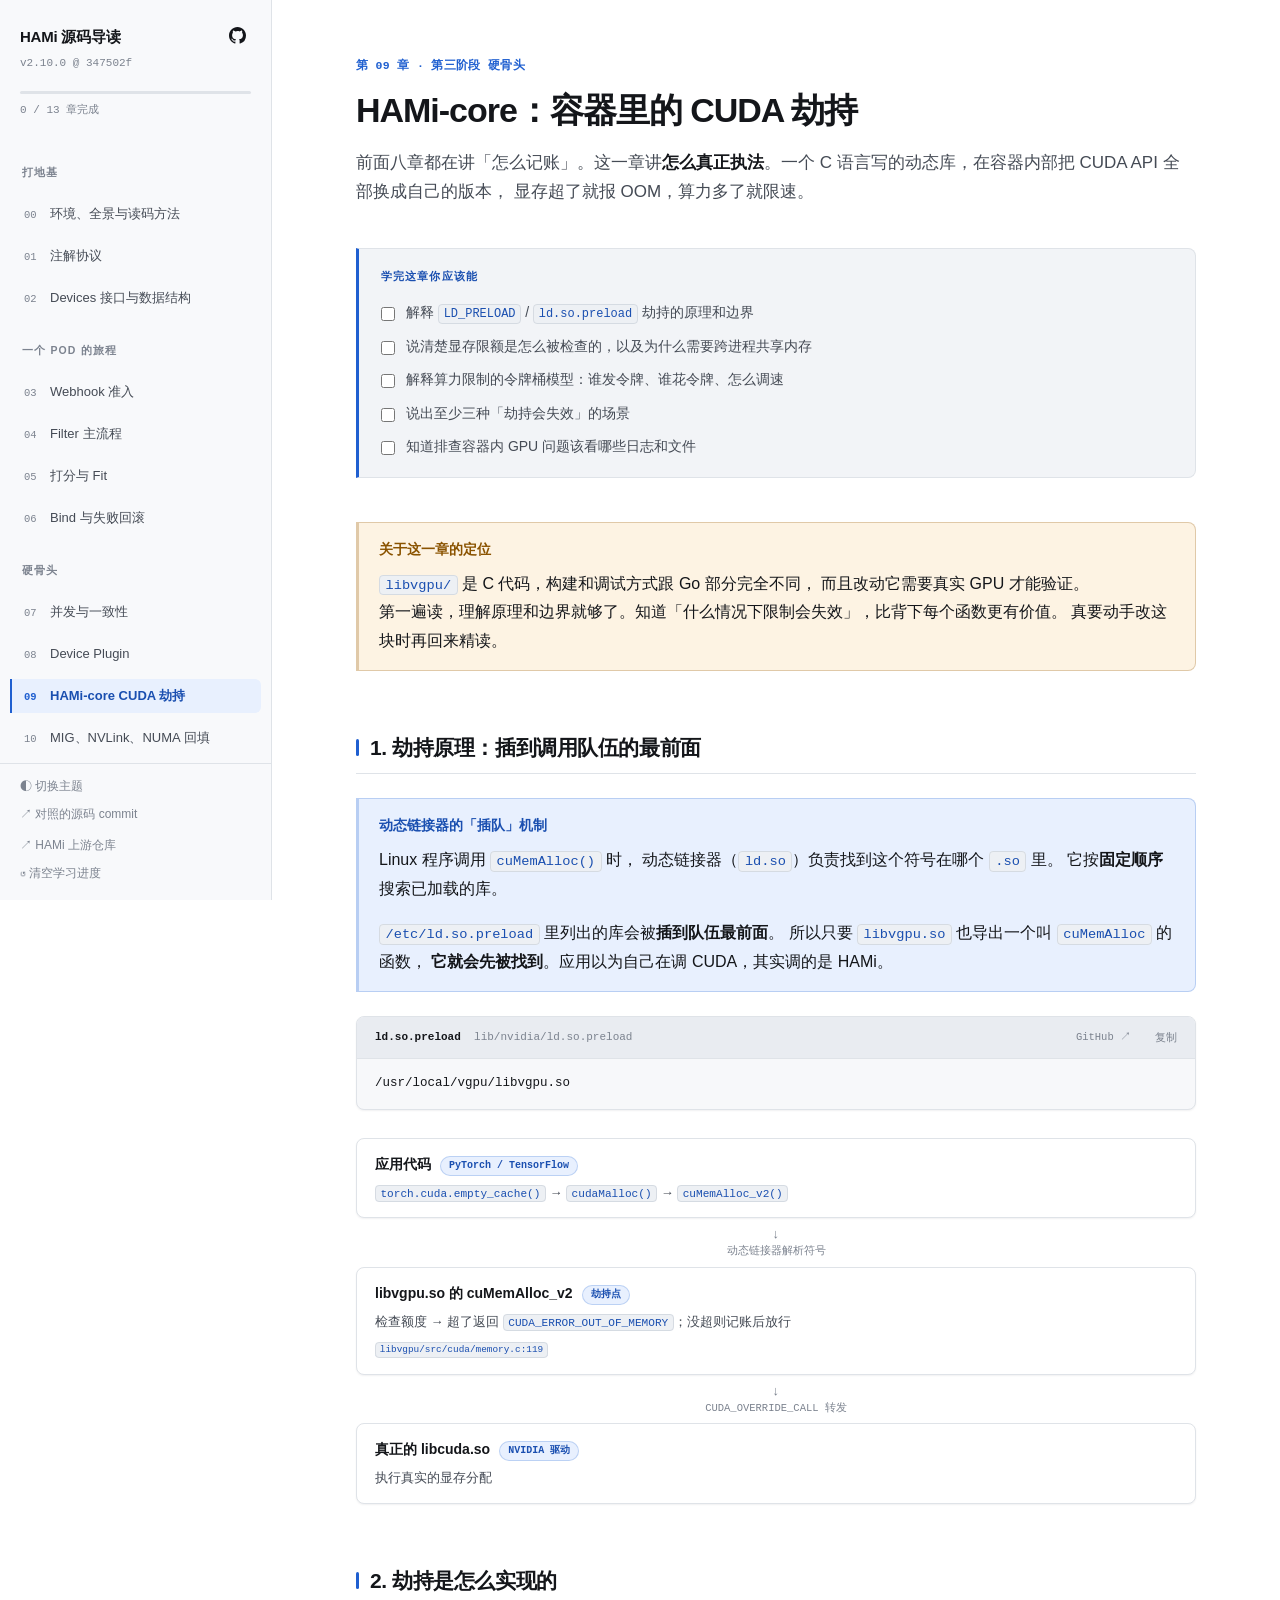
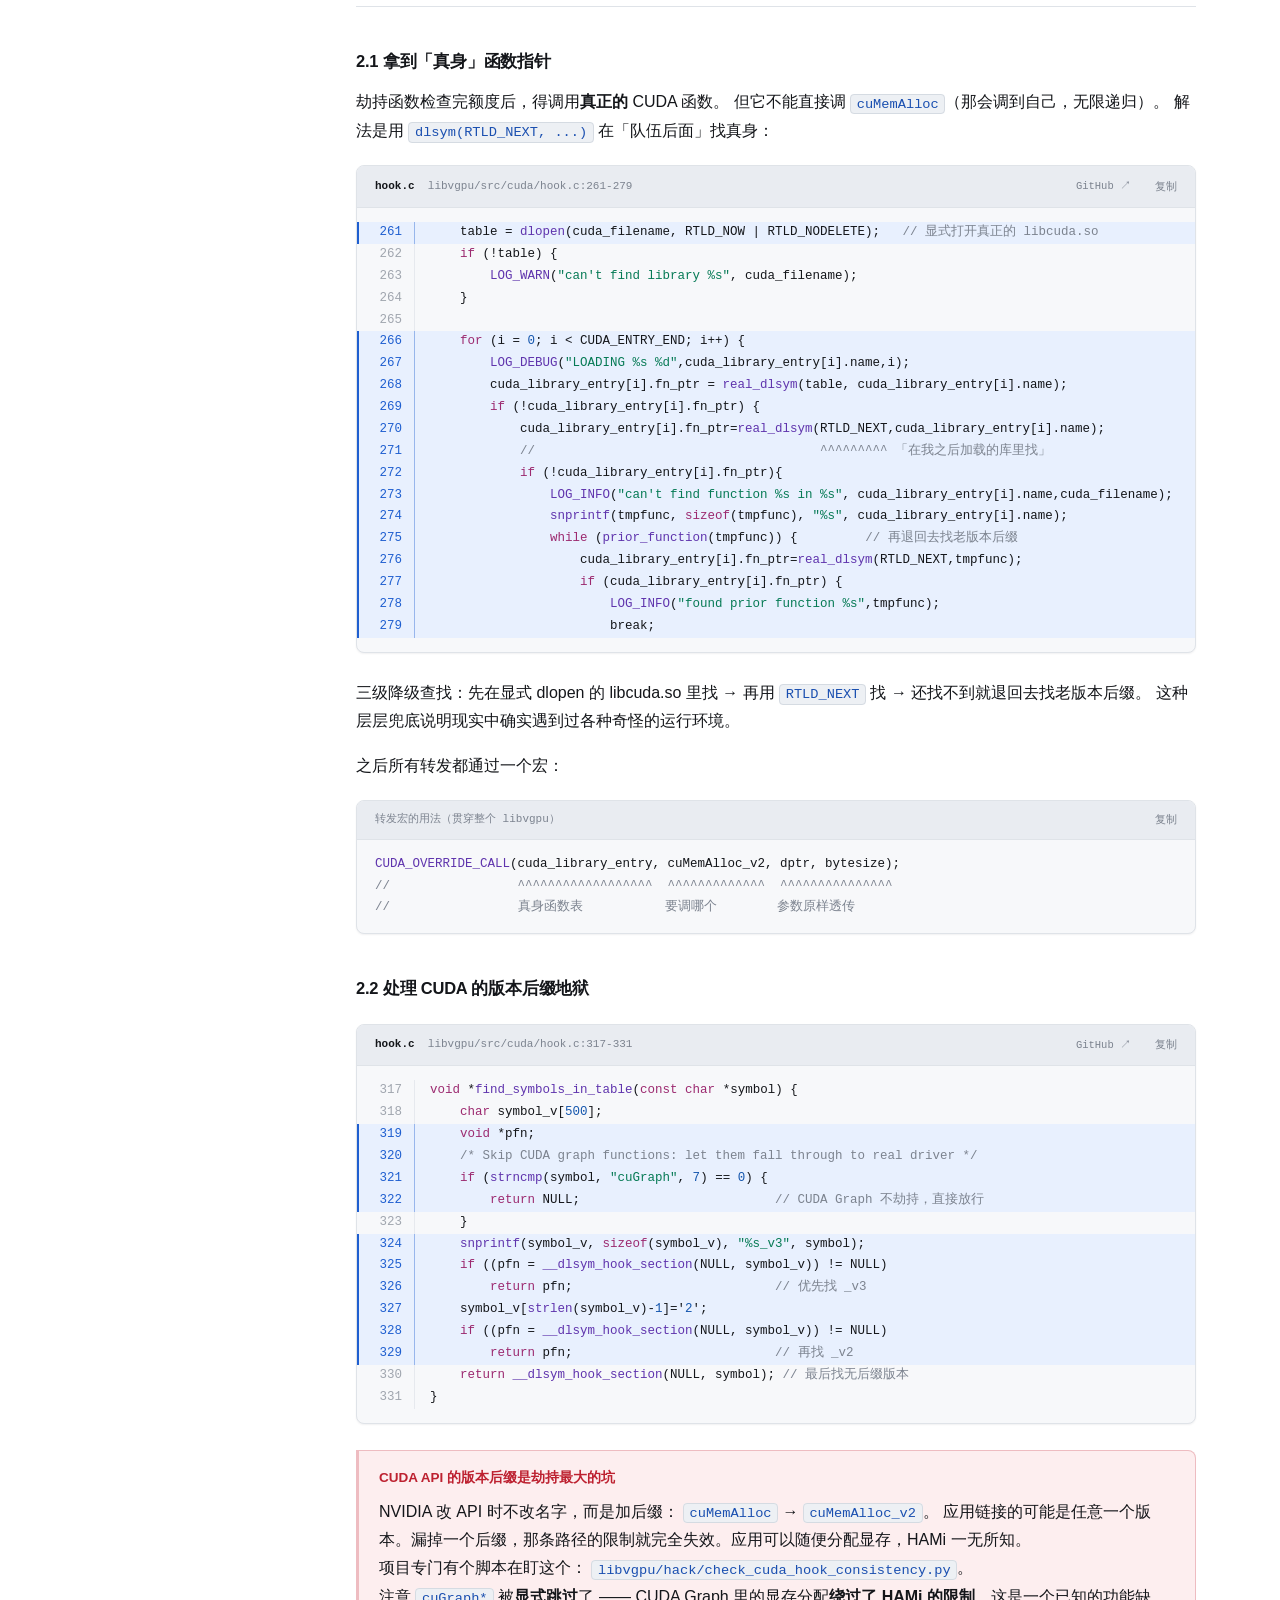
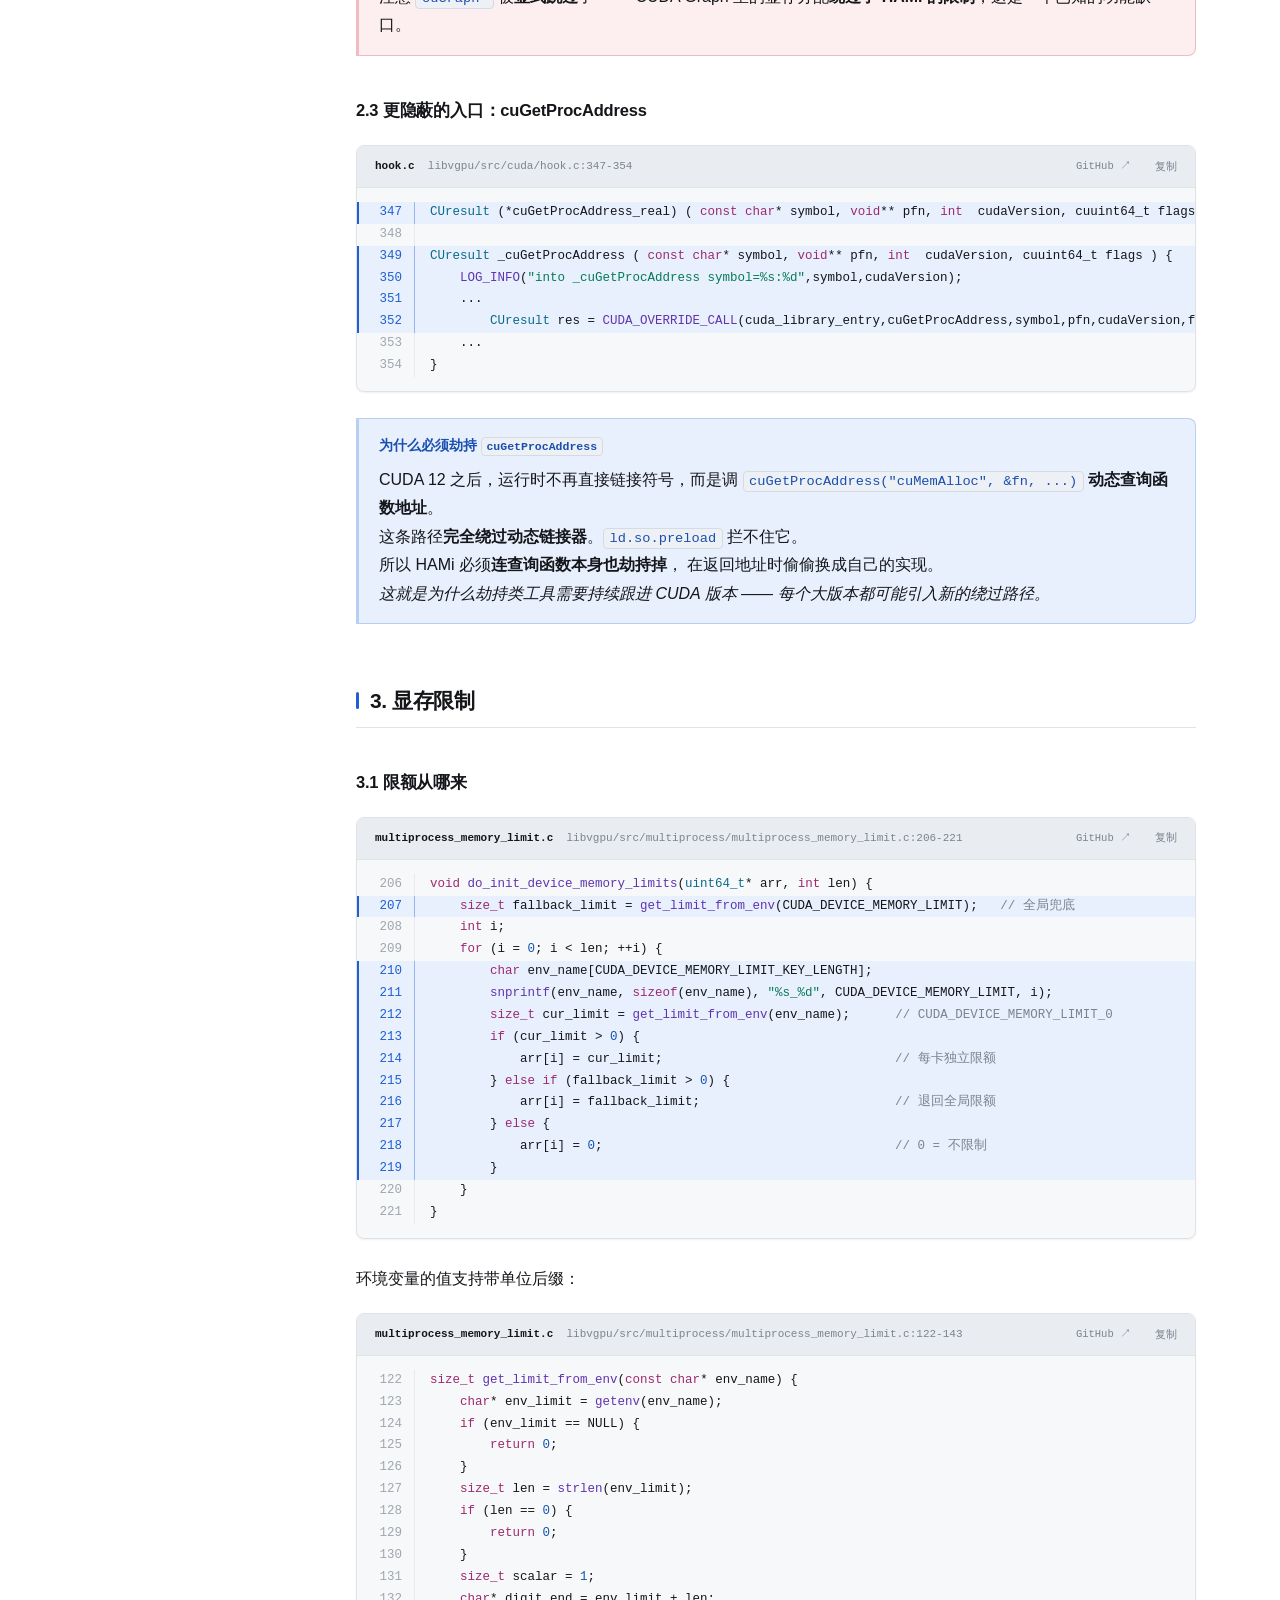
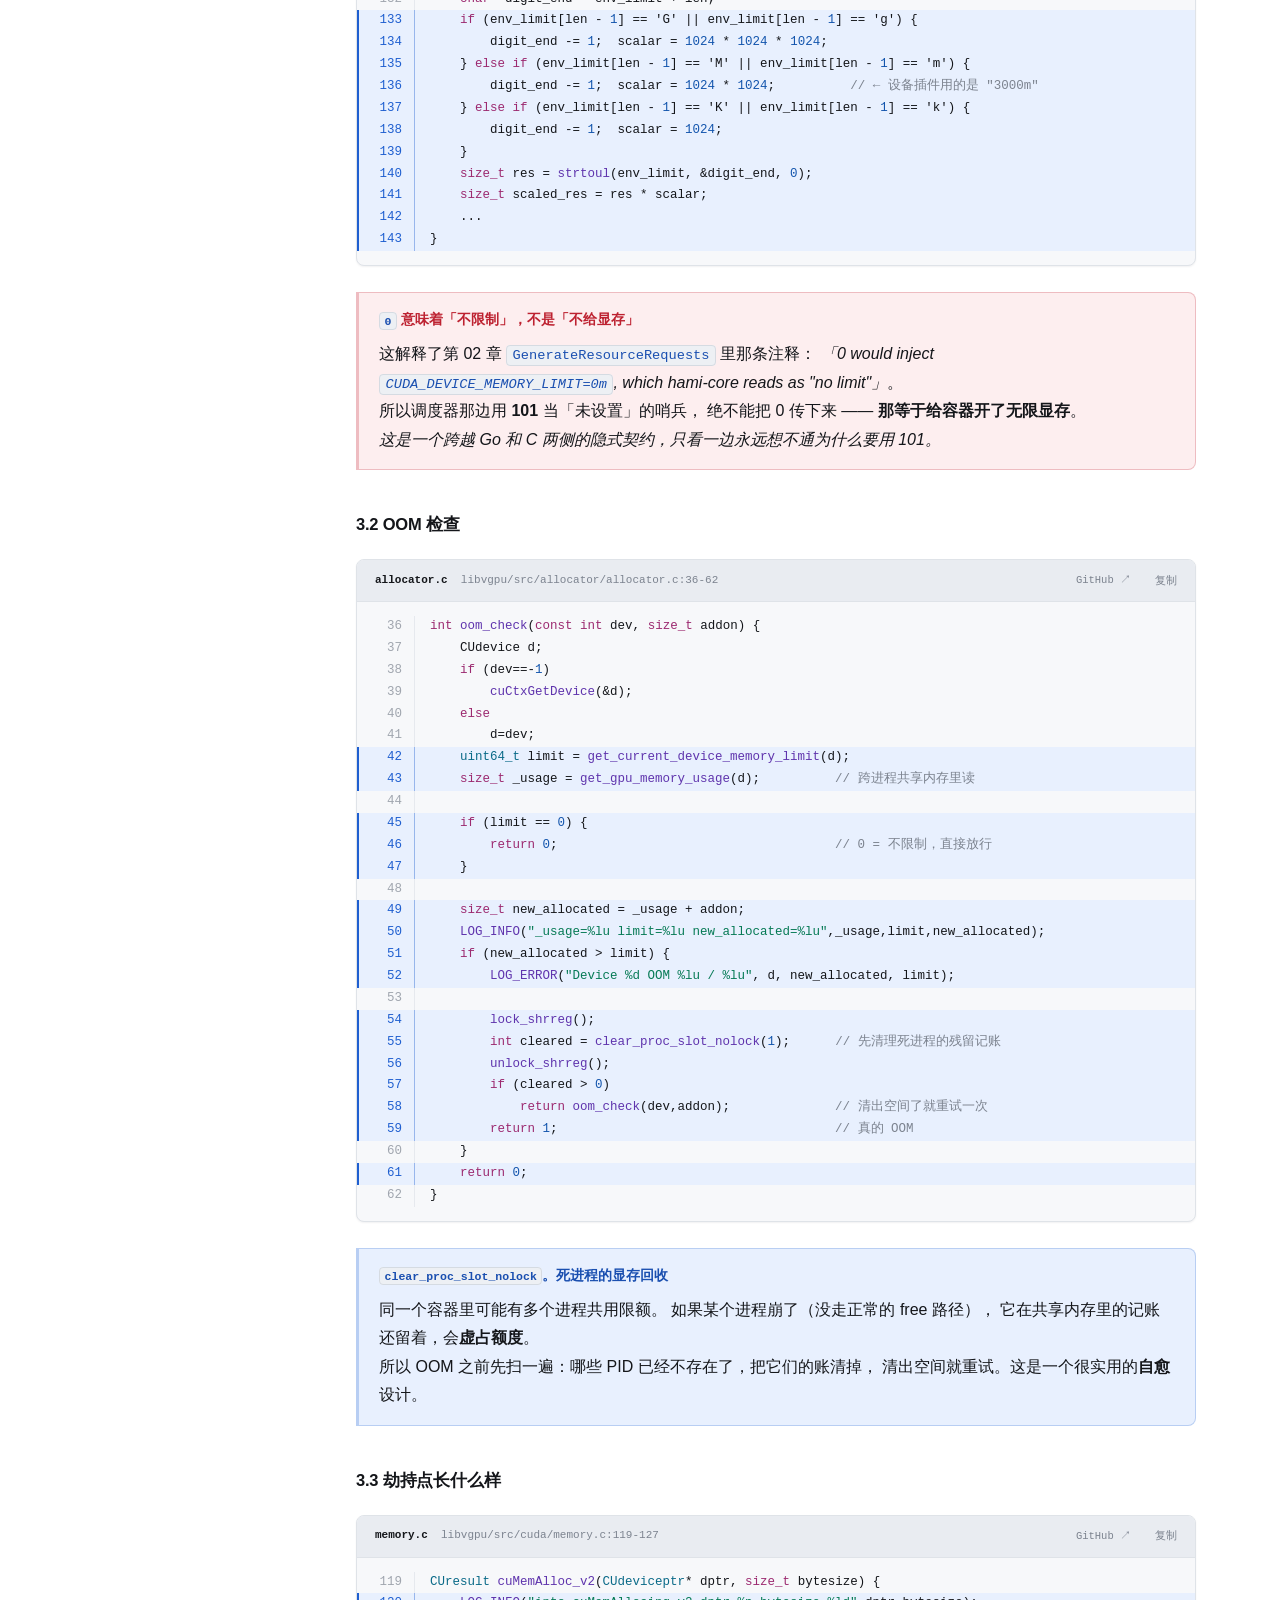
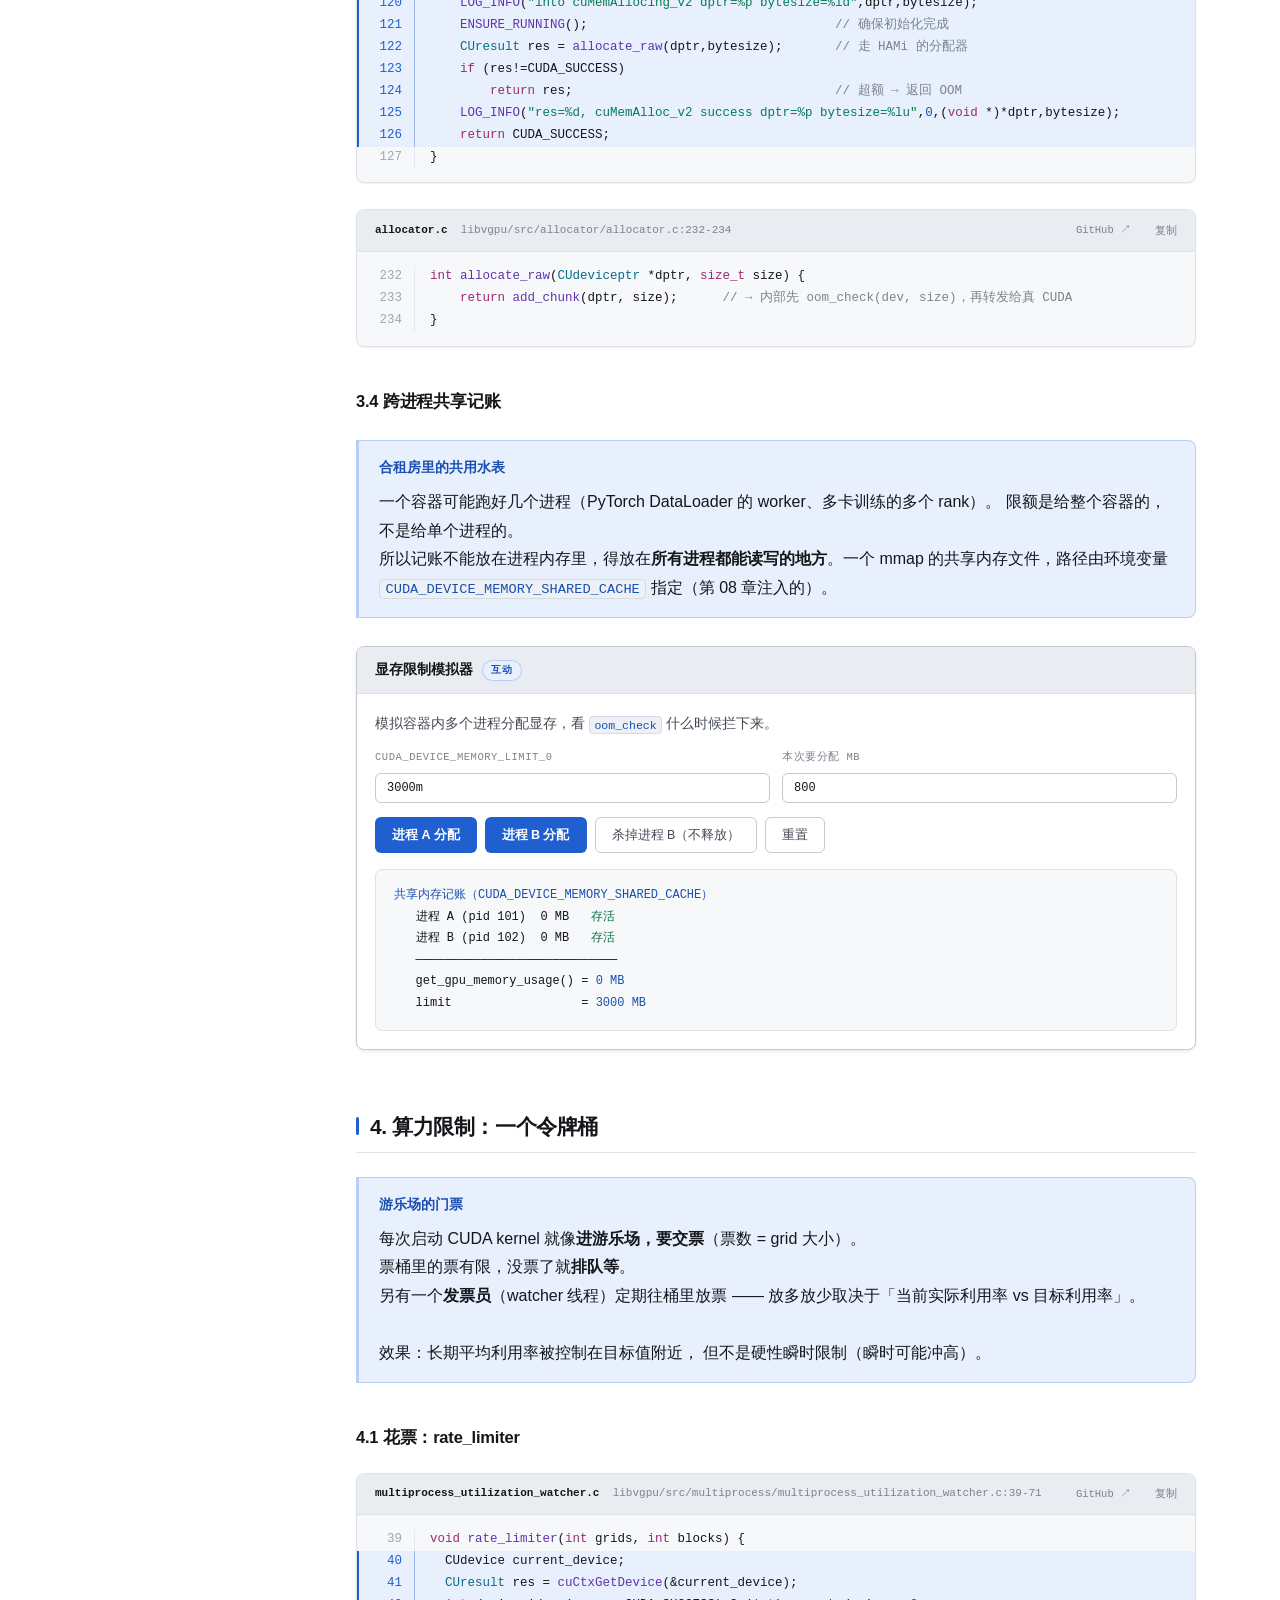
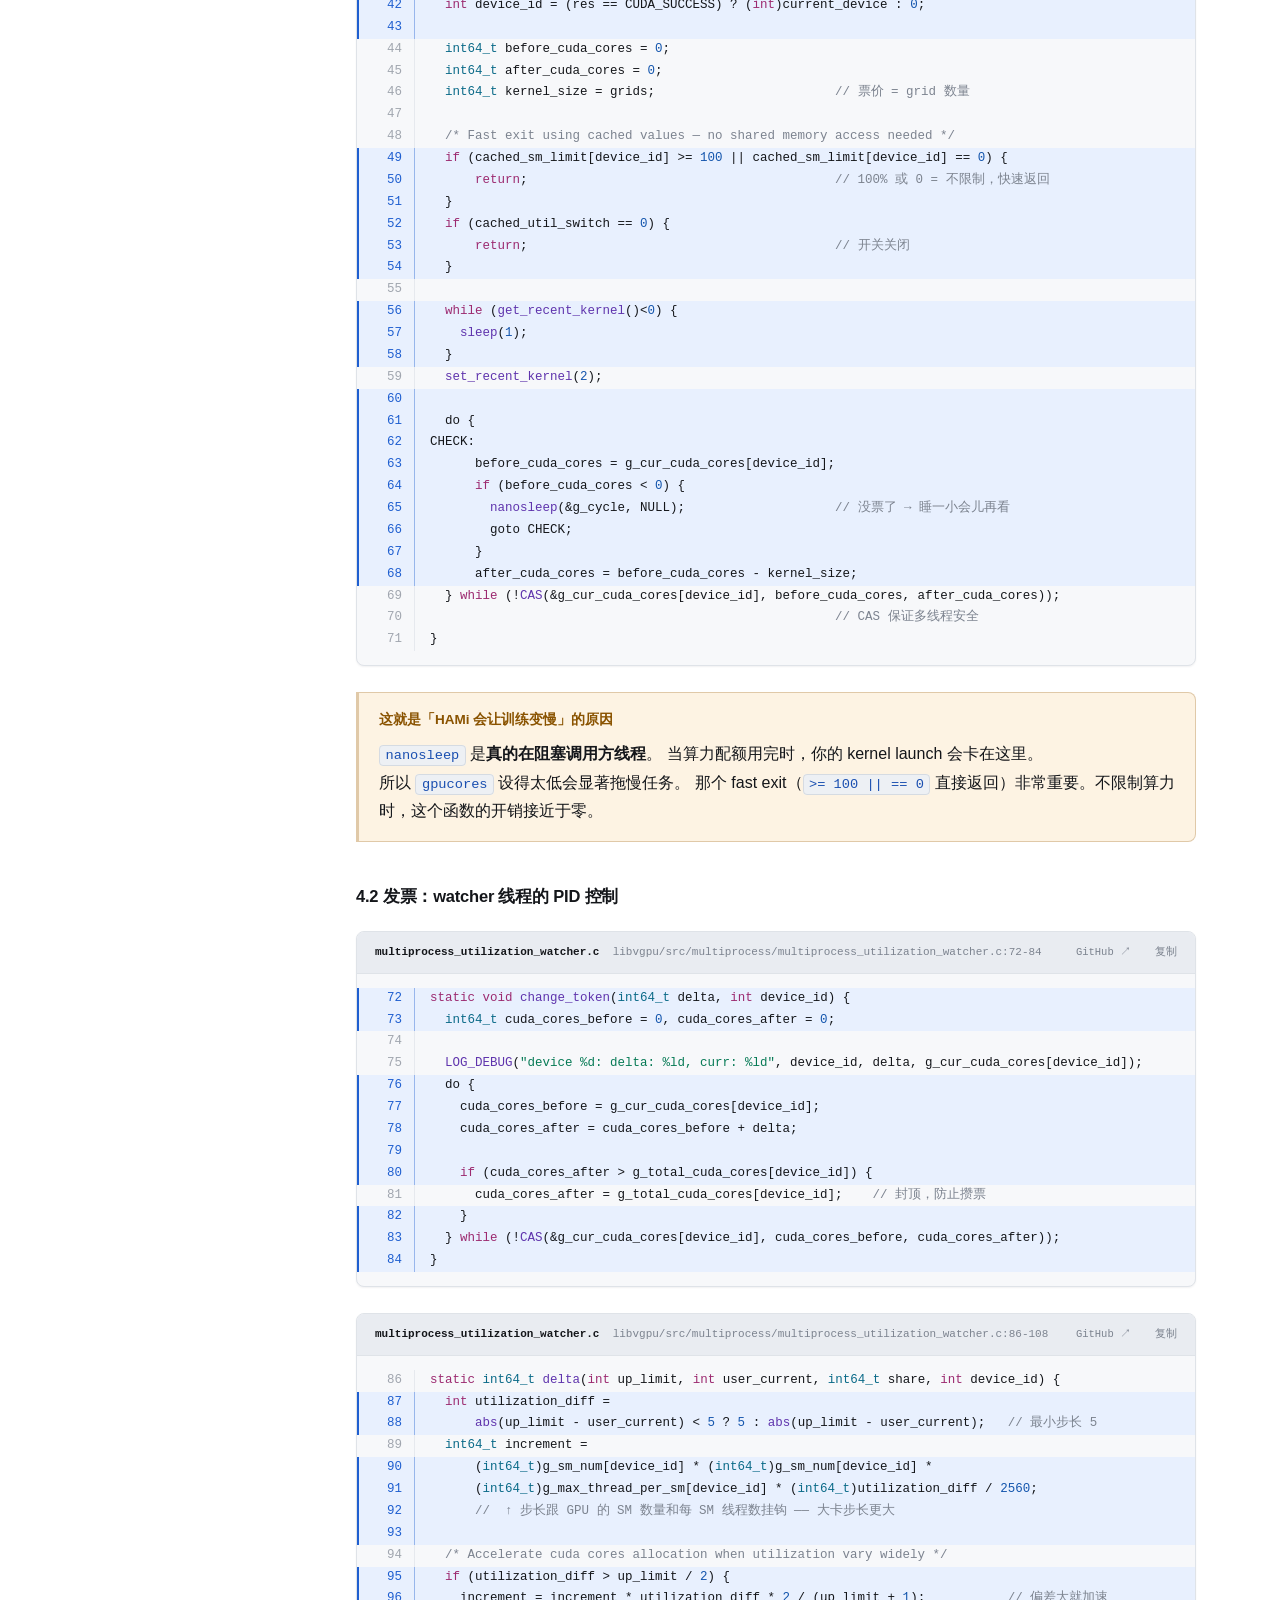
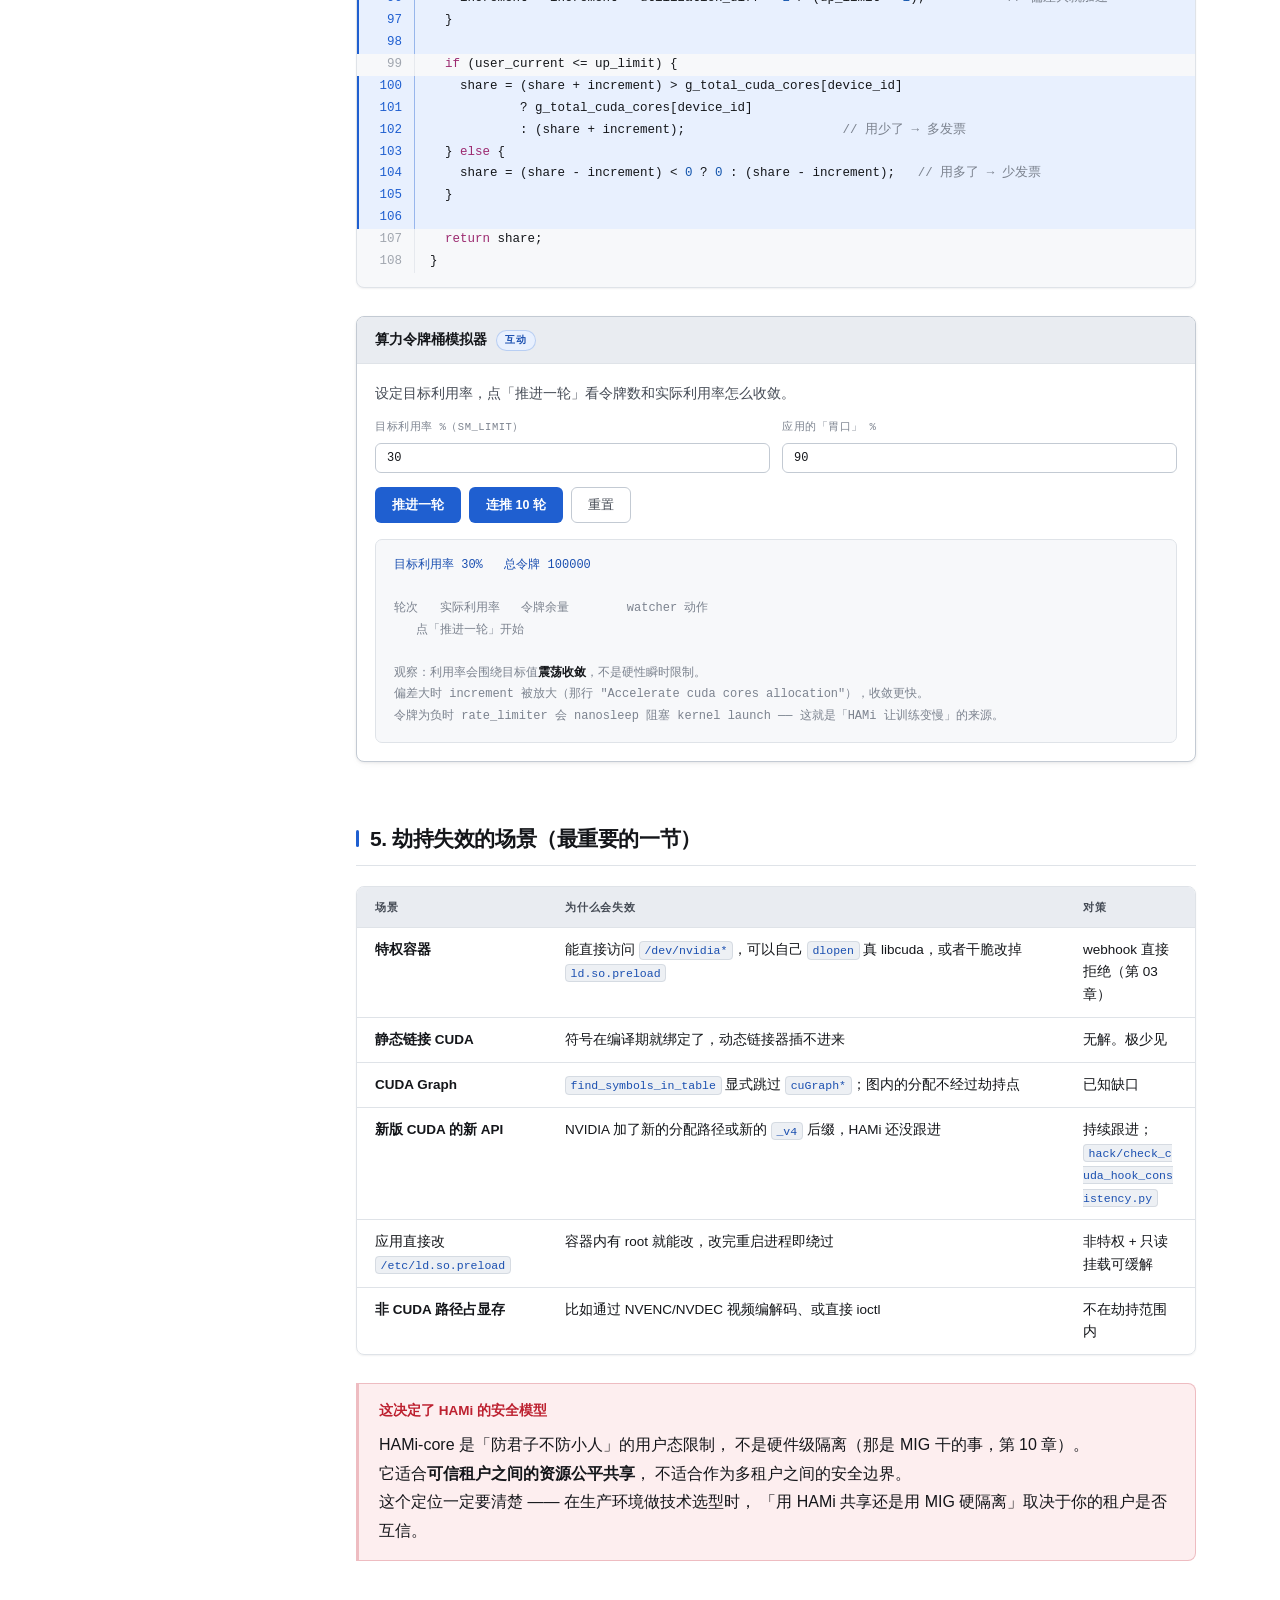
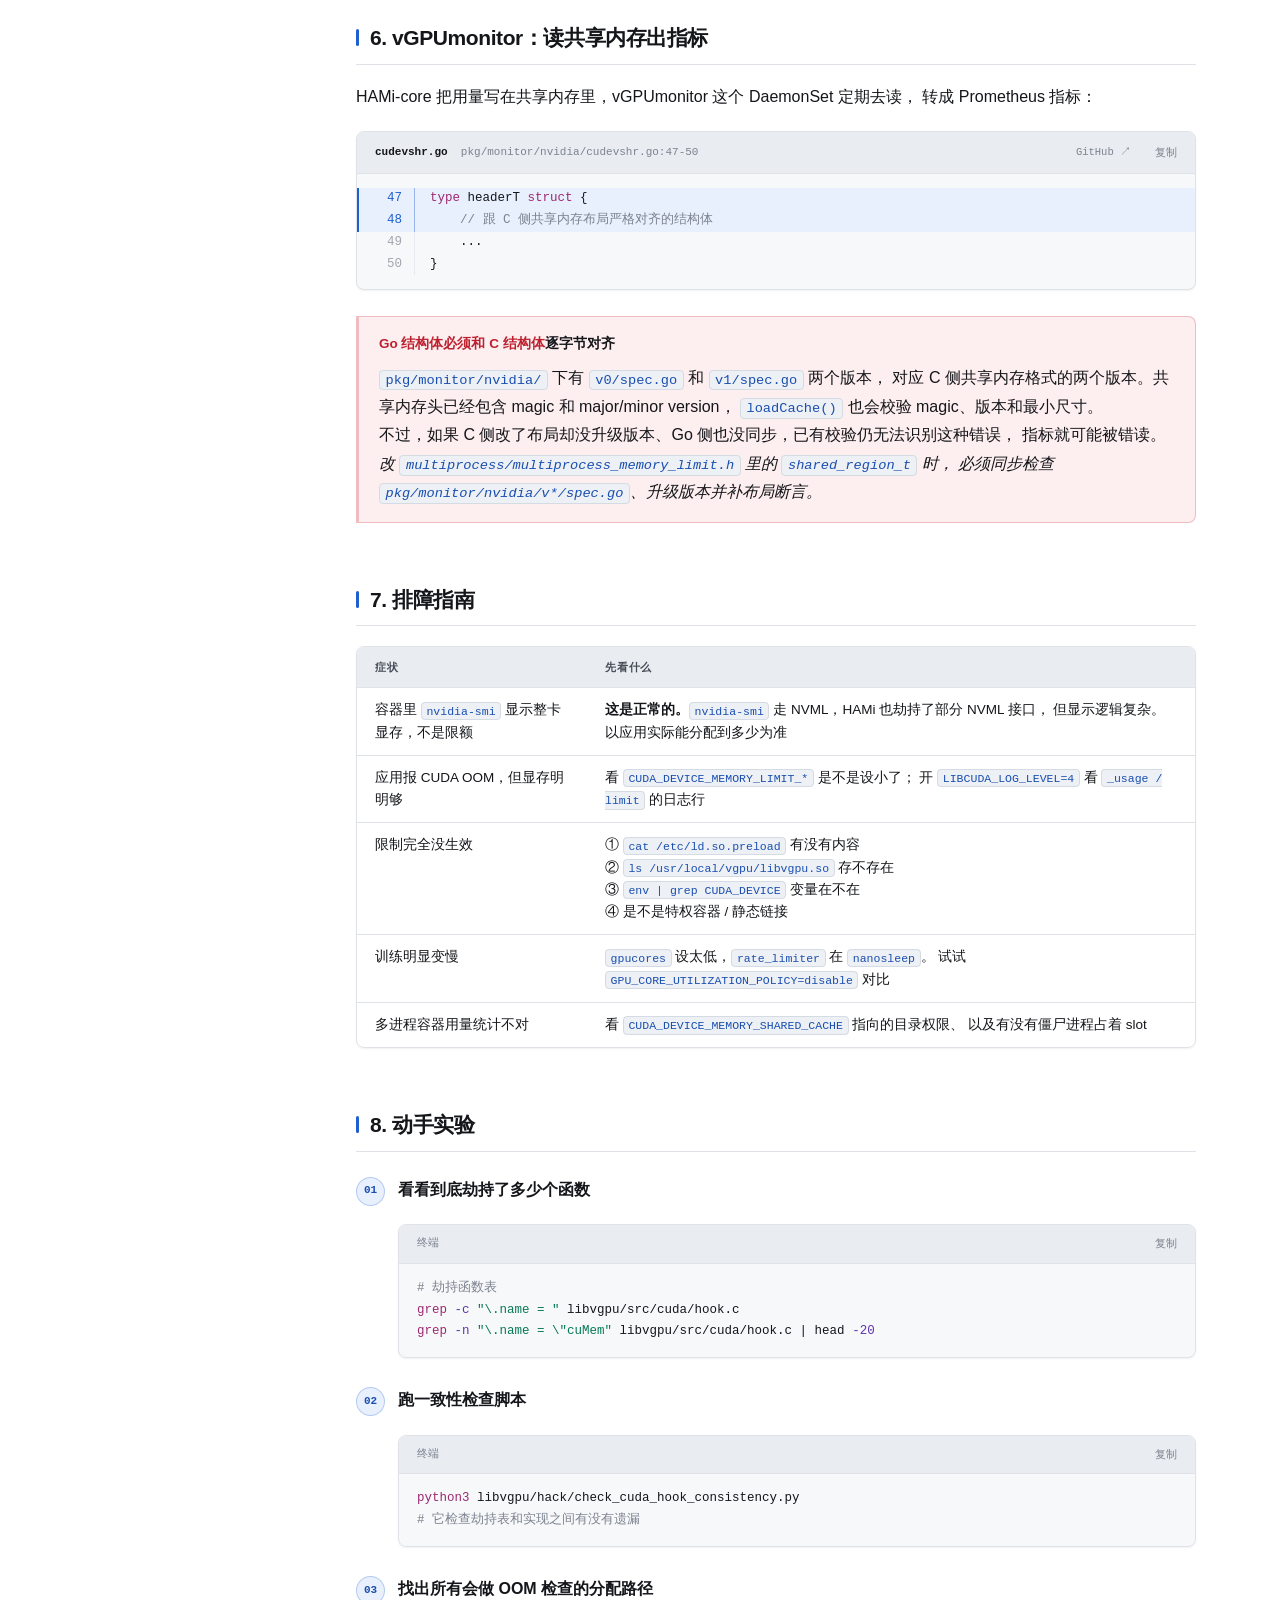
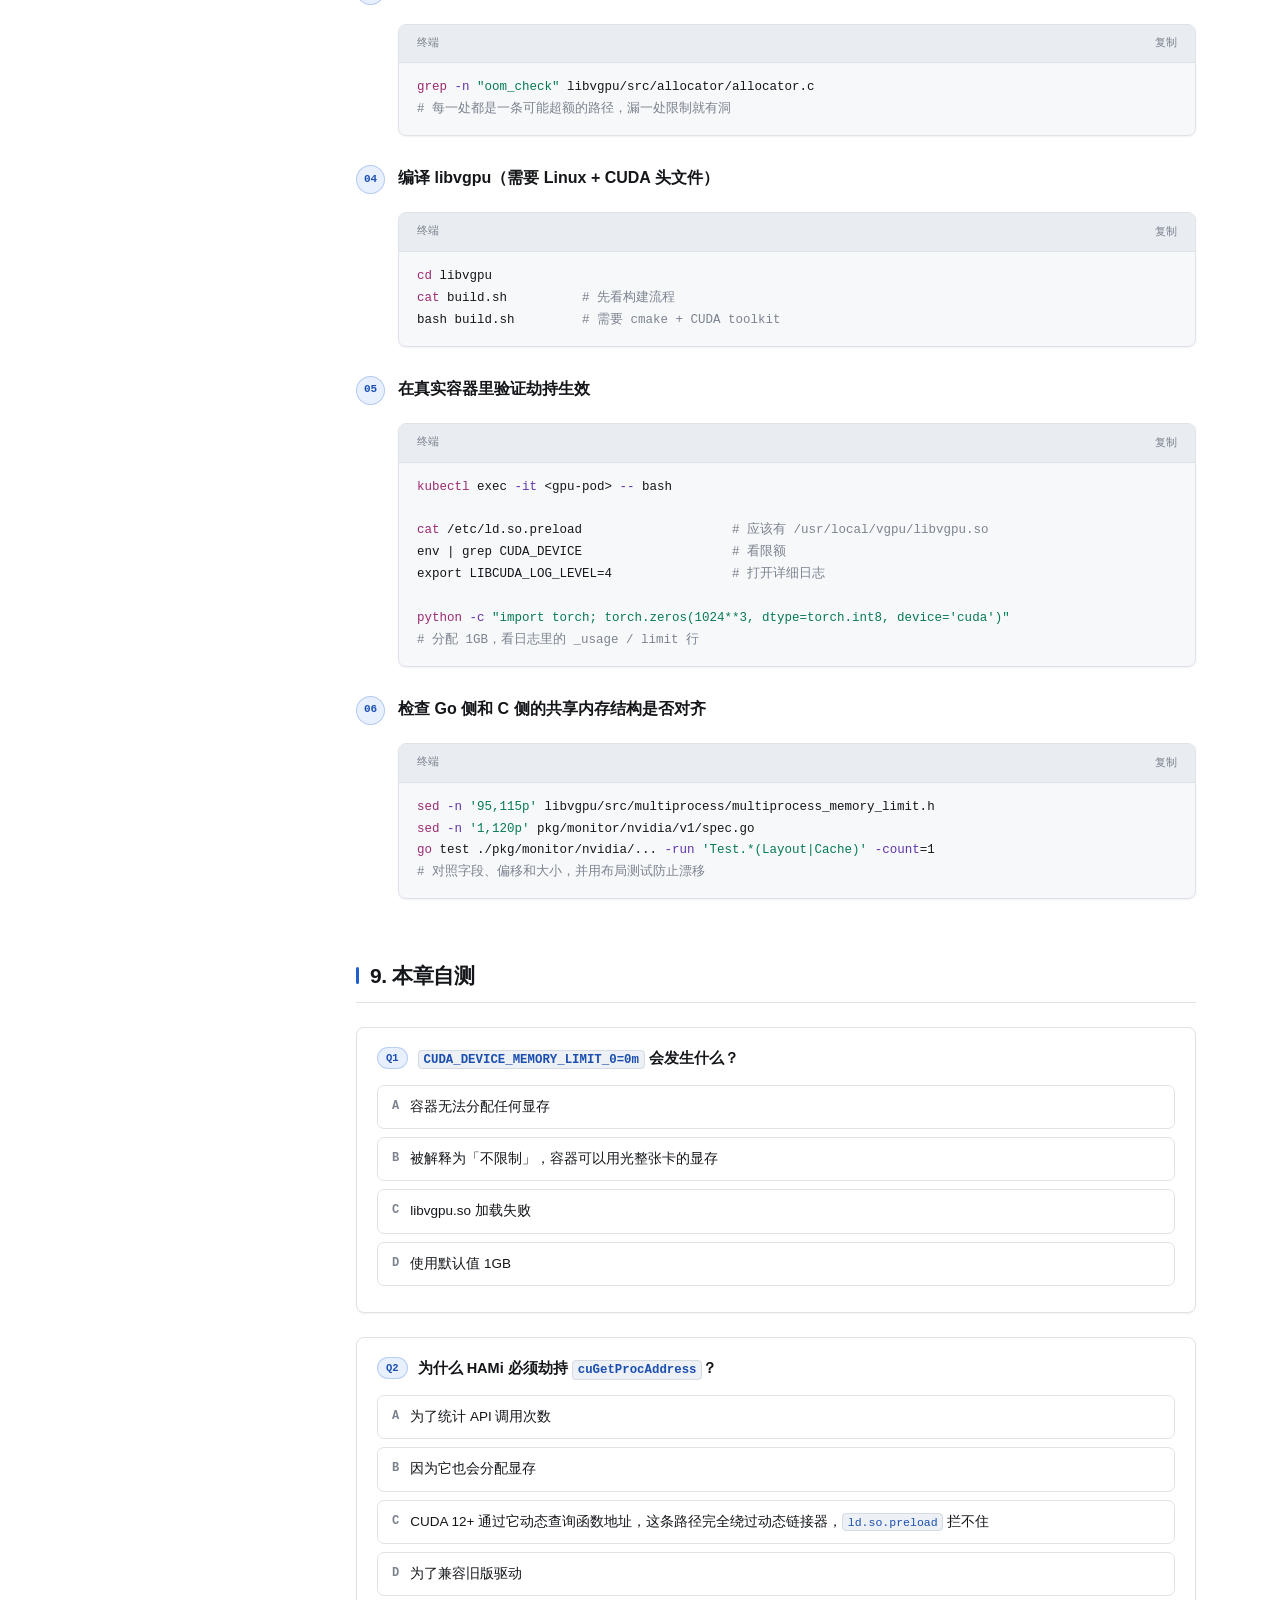
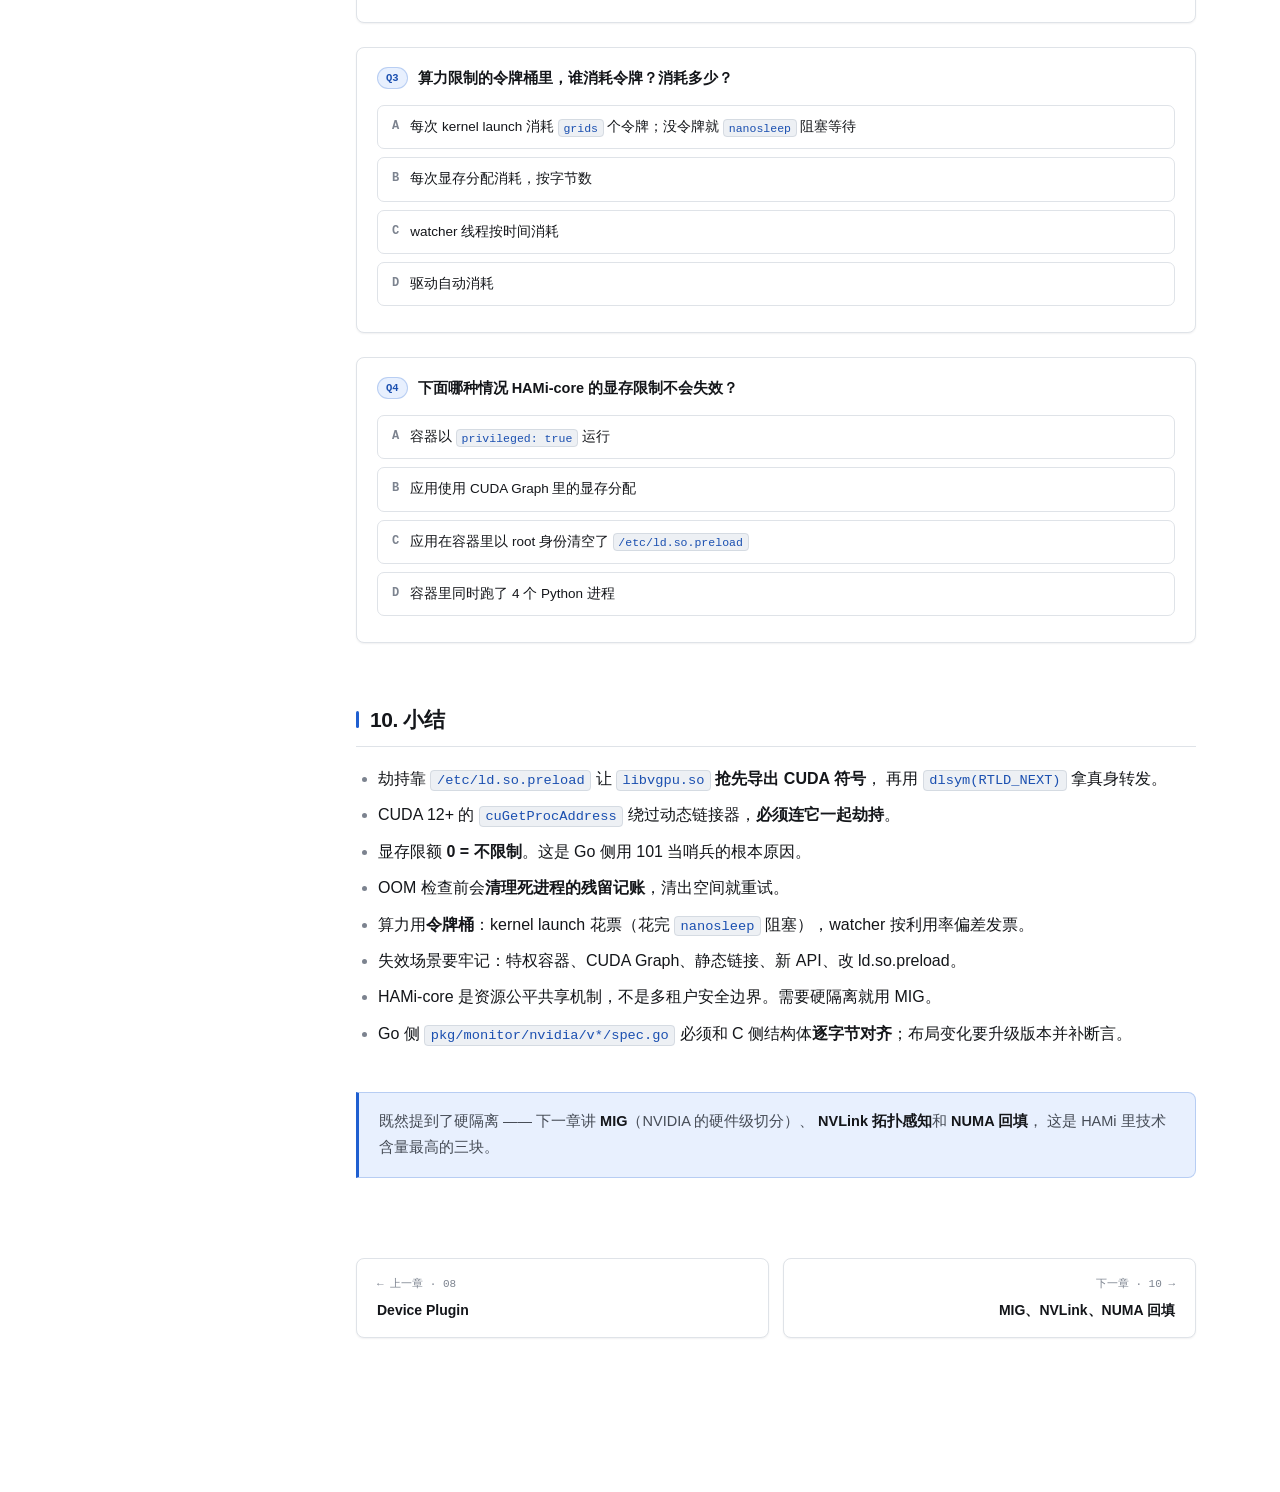
<file: chapters/09-hami-core.html>
<!DOCTYPE html>
<html lang="zh-CN">
<head>
<meta charset="utf-8">
<meta name="viewport" content="width=device-width, initial-scale=1">
<title>09 · HAMi-core — HAMi 源码导读</title>
<link rel="stylesheet" href="../assets/css/style.css">
<link rel="icon" href="data:image/svg+xml,%3Csvg xmlns='http://www.w3.org/2000/svg' viewBox='0 0 32 32'%3E%3Crect width='32' height='32' rx='7' fill='%2316181d'/%3E%3Ctext x='16' y='23' font-size='17' font-family='monospace' font-weight='bold' fill='%23fff' text-anchor='middle'%3EH%3C/text%3E%3C/svg%3E">
</head>
<body>
<div class="layout">
  <nav class="sidebar" id="sidebar"></nav>
  <main class="main">

    <div class="page-kicker">第 09 章 · 第三阶段 硬骨头</div>
    <h1 class="page-title">HAMi-core：容器里的 CUDA 劫持</h1>
    <p class="page-lede">
      前面八章都在讲「怎么记账」。这一章讲<strong>怎么真正执法</strong>。一个 C 语言写的动态库，在容器内部把 CUDA API 全部换成自己的版本，
      显存超了就报 OOM，算力多了就限速。
    </p>

    <div class="goals">
      <h3>学完这章你应该能</h3>
      <ul>
        <li>解释 <code>LD_PRELOAD</code> / <code>ld.so.preload</code> 劫持的原理和边界</li>
        <li>说清楚显存限额是怎么被检查的，以及为什么需要跨进程共享内存</li>
        <li>解释算力限制的令牌桶模型：谁发令牌、谁花令牌、怎么调速</li>
        <li>说出至少三种「劫持会失效」的场景</li>
        <li>知道排查容器内 GPU 问题该看哪些日志和文件</li>
      </ul>
    </div>

    <div class="note warn">
      <div class="t">关于这一章的定位</div>
      <p style="margin-bottom:0">
        <code>libvgpu/</code> 是 C 代码，构建和调试方式跟 Go 部分完全不同，
        而且改动它需要真实 GPU 才能验证。
        <br>第一遍读，理解原理和边界就够了。知道「什么情况下限制会失效」，比背下每个函数更有价值。
        真要动手改这块时再回来精读。
      </p>
    </div>

    <h2>1. 劫持原理：插到调用队伍的最前面</h2>

    <div class="note analogy">
      <div class="t">动态链接器的「插队」机制</div>
      <p>
        Linux 程序调用 <code>cuMemAlloc()</code> 时，
        动态链接器（<code>ld.so</code>）负责找到这个符号在哪个 <code>.so</code> 里。
        它按<strong>固定顺序</strong>搜索已加载的库。
      </p>
      <p style="margin-bottom:0">
        <code>/etc/ld.so.preload</code> 里列出的库会被<strong>插到队伍最前面</strong>。
        所以只要 <code>libvgpu.so</code> 也导出一个叫 <code>cuMemAlloc</code> 的函数，
        <strong>它就会先被找到</strong>。应用以为自己在调 CUDA，其实调的是 HAMi。
      </p>
    </div>

    <div class="codeblock" data-file="lib/nvidia/ld.so.preload" data-lang="text" data-title="容器里挂载的这个文件，就是全部魔法">
<pre><code>/usr/local/vgpu/libvgpu.so</code></pre>
    </div>

    <div class="flow">
      <div class="node">
        <div class="h">应用代码<span class="tag">PyTorch / TensorFlow</span></div>
        <div class="d"><code>torch.cuda.empty_cache()</code> → <code>cudaMalloc()</code> → <code>cuMemAlloc_v2()</code></div>
      </div>
      <div class="arrow">↓<span class="lbl">动态链接器解析符号</span></div>
      <div class="node">
        <div class="h">libvgpu.so 的 cuMemAlloc_v2<span class="tag">劫持点</span></div>
        <div class="d">检查额度 → 超了返回 <code>CUDA_ERROR_OUT_OF_MEMORY</code>；没超则记账后放行</div>
        <div class="src"><span data-srcref="libvgpu/src/cuda/memory.c:119"></span></div>
      </div>
      <div class="arrow">↓<span class="lbl">CUDA_OVERRIDE_CALL 转发</span></div>
      <div class="node">
        <div class="h">真正的 libcuda.so<span class="tag">NVIDIA 驱动</span></div>
        <div class="d">执行真实的显存分配</div>
      </div>
    </div>

    <h2>2. 劫持是怎么实现的</h2>

    <h3>2.1 拿到「真身」函数指针</h3>

    <p>
      劫持函数检查完额度后，得调用<strong>真正的</strong> CUDA 函数。
      但它不能直接调 <code>cuMemAlloc</code>（那会调到自己，无限递归）。
      解法是用 <code>dlsym(RTLD_NEXT, ...)</code> 在「队伍后面」找真身：
    </p>

    <div class="codeblock" data-file="libvgpu/src/cuda/hook.c" data-start="261" data-lang="c" data-hl="1,6-8,9-11,12-19">
<pre><code>    table = dlopen(cuda_filename, RTLD_NOW | RTLD_NODELETE);   // 显式打开真正的 libcuda.so
    if (!table) {
        LOG_WARN("can't find library %s", cuda_filename);
    }

    for (i = 0; i &lt; CUDA_ENTRY_END; i++) {
        LOG_DEBUG("LOADING %s %d",cuda_library_entry[i].name,i);
        cuda_library_entry[i].fn_ptr = real_dlsym(table, cuda_library_entry[i].name);
        if (!cuda_library_entry[i].fn_ptr) {
            cuda_library_entry[i].fn_ptr=real_dlsym(RTLD_NEXT,cuda_library_entry[i].name);
            //                                      ^^^^^^^^^ 「在我之后加载的库里找」
            if (!cuda_library_entry[i].fn_ptr){
                LOG_INFO("can't find function %s in %s", cuda_library_entry[i].name,cuda_filename);
                snprintf(tmpfunc, sizeof(tmpfunc), "%s", cuda_library_entry[i].name);
                while (prior_function(tmpfunc)) {         // 再退回去找老版本后缀
                    cuda_library_entry[i].fn_ptr=real_dlsym(RTLD_NEXT,tmpfunc);
                    if (cuda_library_entry[i].fn_ptr) {
                        LOG_INFO("found prior function %s",tmpfunc);
                        break;</code></pre>
    </div>

    <p>
      三级降级查找：先在显式 dlopen 的 libcuda.so 里找 → 再用 <code>RTLD_NEXT</code> 找 →
      还找不到就退回去找老版本后缀。
      这种层层兜底说明现实中确实遇到过各种奇怪的运行环境。
    </p>

    <p>之后所有转发都通过一个宏：</p>

    <div class="codeblock" data-lang="c" data-title="转发宏的用法（贯穿整个 libvgpu）">
<pre><code>CUDA_OVERRIDE_CALL(cuda_library_entry, cuMemAlloc_v2, dptr, bytesize);
//                 ^^^^^^^^^^^^^^^^^^  ^^^^^^^^^^^^^  ^^^^^^^^^^^^^^^
//                 真身函数表           要调哪个        参数原样透传</code></pre>
    </div>

    <h3>2.2 处理 CUDA 的版本后缀地狱</h3>

    <div class="codeblock" data-file="libvgpu/src/cuda/hook.c" data-start="317" data-lang="c" data-hl="3-6,8-9,10-12,13">
<pre><code>void *find_symbols_in_table(const char *symbol) {
    char symbol_v[500];
    void *pfn;
    /* Skip CUDA graph functions: let them fall through to real driver */
    if (strncmp(symbol, "cuGraph", 7) == 0) {
        return NULL;                          // CUDA Graph 不劫持，直接放行
    }
    snprintf(symbol_v, sizeof(symbol_v), "%s_v3", symbol);
    if ((pfn = __dlsym_hook_section(NULL, symbol_v)) != NULL)
        return pfn;                           // 优先找 _v3
    symbol_v[strlen(symbol_v)-1]='2';
    if ((pfn = __dlsym_hook_section(NULL, symbol_v)) != NULL)
        return pfn;                           // 再找 _v2
    return __dlsym_hook_section(NULL, symbol); // 最后找无后缀版本
}</code></pre>
    </div>

    <div class="note trap">
      <div class="t">CUDA API 的版本后缀是劫持最大的坑</div>
      <p style="margin-bottom:0">
        NVIDIA 改 API 时不改名字，而是加后缀：
        <code>cuMemAlloc</code> → <code>cuMemAlloc_v2</code>。
        应用链接的可能是任意一个版本。漏掉一个后缀，那条路径的限制就完全失效。应用可以随便分配显存，HAMi 一无所知。
        <br>项目专门有个脚本在盯这个：
        <span data-srcref="libvgpu/hack/check_cuda_hook_consistency.py"></span>。
        <br>注意 <code>cuGraph*</code> 被<strong>显式跳过</strong>了 ——
        CUDA Graph 里的显存分配<strong>绕过了 HAMi 的限制</strong>，这是一个已知的功能缺口。
      </p>
    </div>

    <h3>2.3 更隐蔽的入口：cuGetProcAddress</h3>

    <div class="codeblock" data-file="libvgpu/src/cuda/hook.c" data-start="347" data-lang="c" data-hl="1,3-6">
<pre><code>CUresult (*cuGetProcAddress_real) ( const char* symbol, void** pfn, int  cudaVersion, cuuint64_t flags );

CUresult _cuGetProcAddress ( const char* symbol, void** pfn, int  cudaVersion, cuuint64_t flags ) {
    LOG_INFO("into _cuGetProcAddress symbol=%s:%d",symbol,cudaVersion);
    ...
        CUresult res = CUDA_OVERRIDE_CALL(cuda_library_entry,cuGetProcAddress,symbol,pfn,cudaVersion,flags);
    ...
}</code></pre>
    </div>

    <div class="note tip">
      <div class="t">为什么必须劫持 <code>cuGetProcAddress</code></div>
      <p style="margin-bottom:0">
        CUDA 12 之后，运行时不再直接链接符号，而是调
        <code>cuGetProcAddress("cuMemAlloc", &amp;fn, ...)</code> <strong>动态查询函数地址</strong>。
        <br>这条路径<strong>完全绕过动态链接器</strong>。<code>ld.so.preload</code> 拦不住它。
        <br>所以 HAMi 必须<strong>连查询函数本身也劫持掉</strong>，
        在返回地址时偷偷换成自己的实现。
        <br><em>这就是为什么劫持类工具需要持续跟进 CUDA 版本 —— 每个大版本都可能引入新的绕过路径。</em>
      </p>
    </div>

    <h2>3. 显存限制</h2>

    <h3>3.1 限额从哪来</h3>

    <div class="codeblock" data-file="libvgpu/src/multiprocess/multiprocess_memory_limit.c" data-start="206" data-lang="c" data-hl="2,5-6,7,8-9,10-11,12-14">
<pre><code>void do_init_device_memory_limits(uint64_t* arr, int len) {
    size_t fallback_limit = get_limit_from_env(CUDA_DEVICE_MEMORY_LIMIT);   // 全局兜底
    int i;
    for (i = 0; i &lt; len; ++i) {
        char env_name[CUDA_DEVICE_MEMORY_LIMIT_KEY_LENGTH];
        snprintf(env_name, sizeof(env_name), "%s_%d", CUDA_DEVICE_MEMORY_LIMIT, i);
        size_t cur_limit = get_limit_from_env(env_name);      // CUDA_DEVICE_MEMORY_LIMIT_0
        if (cur_limit &gt; 0) {
            arr[i] = cur_limit;                               // 每卡独立限额
        } else if (fallback_limit &gt; 0) {
            arr[i] = fallback_limit;                          // 退回全局限额
        } else {
            arr[i] = 0;                                       // 0 = 不限制
        }
    }
}</code></pre>
    </div>

    <p>环境变量的值支持带单位后缀：</p>

    <div class="codeblock" data-file="libvgpu/src/multiprocess/multiprocess_memory_limit.c" data-start="122" data-lang="c" data-hl="12-13,14-16,17-19,20-22,23-24">
<pre><code>size_t get_limit_from_env(const char* env_name) {
    char* env_limit = getenv(env_name);
    if (env_limit == NULL) {
        return 0;
    }
    size_t len = strlen(env_limit);
    if (len == 0) {
        return 0;
    }
    size_t scalar = 1;
    char* digit_end = env_limit + len;
    if (env_limit[len - 1] == 'G' || env_limit[len - 1] == 'g') {
        digit_end -= 1;  scalar = 1024 * 1024 * 1024;
    } else if (env_limit[len - 1] == 'M' || env_limit[len - 1] == 'm') {
        digit_end -= 1;  scalar = 1024 * 1024;          // ← 设备插件用的是 "3000m"
    } else if (env_limit[len - 1] == 'K' || env_limit[len - 1] == 'k') {
        digit_end -= 1;  scalar = 1024;
    }
    size_t res = strtoul(env_limit, &amp;digit_end, 0);
    size_t scaled_res = res * scalar;
    ...
}</code></pre>
    </div>

    <div class="note trap">
      <div class="t"><code>0</code> 意味着「不限制」，不是「不给显存」</div>
      <p style="margin-bottom:0">
        这解释了第 02 章 <code>GenerateResourceRequests</code> 里那条注释：
        <em>「0 would inject <code>CUDA_DEVICE_MEMORY_LIMIT=0m</code>, which hami-core reads as "no limit"」</em>。
        <br>所以调度器那边用 <strong>101</strong> 当「未设置」的哨兵，
        绝不能把 0 传下来 —— <strong>那等于给容器开了无限显存</strong>。
        <br><em>这是一个跨越 Go 和 C 两侧的隐式契约，只看一边永远想不通为什么要用 101。</em>
      </p>
    </div>

    <h3>3.2 OOM 检查</h3>

    <div class="codeblock" data-file="libvgpu/src/allocator/allocator.c" data-start="36" data-lang="c" data-hl="7-8,10-12,14,15-17,19-24,26">
<pre><code>int oom_check(const int dev, size_t addon) {
    CUdevice d;
    if (dev==-1)
        cuCtxGetDevice(&amp;d);
    else
        d=dev;
    uint64_t limit = get_current_device_memory_limit(d);
    size_t _usage = get_gpu_memory_usage(d);          // 跨进程共享内存里读

    if (limit == 0) {
        return 0;                                     // 0 = 不限制，直接放行
    }

    size_t new_allocated = _usage + addon;
    LOG_INFO("_usage=%lu limit=%lu new_allocated=%lu",_usage,limit,new_allocated);
    if (new_allocated &gt; limit) {
        LOG_ERROR("Device %d OOM %lu / %lu", d, new_allocated, limit);

        lock_shrreg();
        int cleared = clear_proc_slot_nolock(1);      // 先清理死进程的残留记账
        unlock_shrreg();
        if (cleared &gt; 0)
            return oom_check(dev,addon);              // 清出空间了就重试一次
        return 1;                                     // 真的 OOM
    }
    return 0;
}</code></pre>
    </div>

    <div class="note tip">
      <div class="t"><code>clear_proc_slot_nolock</code>。死进程的显存回收</div>
      <p style="margin-bottom:0">
        同一个容器里可能有多个进程共用限额。
        如果某个进程崩了（没走正常的 free 路径），
        它在共享内存里的记账还留着，会<strong>虚占额度</strong>。
        <br>所以 OOM 之前先扫一遍：哪些 PID 已经不存在了，把它们的账清掉，
        清出空间就重试。这是一个很实用的<strong>自愈</strong>设计。
      </p>
    </div>

    <h3>3.3 劫持点长什么样</h3>

    <div class="codeblock" data-file="libvgpu/src/cuda/memory.c" data-start="119" data-lang="c" data-hl="2,3,4-6,7-8">
<pre><code>CUresult cuMemAlloc_v2(CUdeviceptr* dptr, size_t bytesize) {
    LOG_INFO("into cuMemAllocing_v2 dptr=%p bytesize=%ld",dptr,bytesize);
    ENSURE_RUNNING();                                 // 确保初始化完成
    CUresult res = allocate_raw(dptr,bytesize);       // 走 HAMi 的分配器
    if (res!=CUDA_SUCCESS)
        return res;                                   // 超额 → 返回 OOM
    LOG_INFO("res=%d, cuMemAlloc_v2 success dptr=%p bytesize=%lu",0,(void *)*dptr,bytesize);
    return CUDA_SUCCESS;
}</code></pre>
    </div>

    <div class="codeblock" data-file="libvgpu/src/allocator/allocator.c" data-start="232" data-lang="c">
<pre><code>int allocate_raw(CUdeviceptr *dptr, size_t size) {
    return add_chunk(dptr, size);      // → 内部先 oom_check(dev, size)，再转发给真 CUDA
}</code></pre>
    </div>

    <h3>3.4 跨进程共享记账</h3>

    <div class="note analogy">
      <div class="t">合租房里的共用水表</div>
      <p style="margin-bottom:0">
        一个容器可能跑好几个进程（PyTorch DataLoader 的 worker、多卡训练的多个 rank）。
        限额是给整个容器的，不是给单个进程的。
        <br>所以记账不能放在进程内存里，得放在<strong>所有进程都能读写的地方</strong>。一个 mmap 的共享内存文件，路径由环境变量
        <code>CUDA_DEVICE_MEMORY_SHARED_CACHE</code> 指定（第 08 章注入的）。
      </p>
    </div>

    <div class="lab">
      <header>显存限制模拟器<span class="badge">互动</span></header>
      <div class="body">
        <p style="font-size:13.5px;color:var(--fg-soft);margin-bottom:12px">
          模拟容器内多个进程分配显存，看 <code>oom_check</code> 什么时候拦下来。
        </p>
        <div class="field-row">
          <div><label class="f">CUDA_DEVICE_MEMORY_LIMIT_0</label><input type="text" id="mm_limit" value="3000m"></div>
          <div><label class="f">本次要分配 MB</label><input type="number" id="mm_req" value="800"></div>
        </div>
        <div class="btns">
          <button class="btn" id="mm_alloc">进程 A 分配</button>
          <button class="btn" id="mm_alloc_b">进程 B 分配</button>
          <button class="btn ghost" id="mm_kill">杀掉进程 B（不释放）</button>
          <button class="btn ghost" id="mm_reset">重置</button>
        </div>
        <div class="out" id="mm_out"></div>
      </div>
    </div>

    <h2>4. 算力限制：一个令牌桶</h2>

    <div class="note analogy">
      <div class="t">游乐场的门票</div>
      <p style="margin-bottom:0">
        每次启动 CUDA kernel 就像<strong>进游乐场，要交票</strong>（票数 = grid 大小）。<br>
        票桶里的票有限，没票了就<strong>排队等</strong>。<br>
        另有一个<strong>发票员</strong>（watcher 线程）定期往桶里放票 ——
        放多放少取决于「当前实际利用率 vs 目标利用率」。
        <br><br>
        效果：长期平均利用率被控制在目标值附近，
        但不是硬性瞬时限制（瞬时可能冲高）。
      </p>
    </div>

    <h3>4.1 花票：rate_limiter</h3>

    <div class="codeblock" data-file="libvgpu/src/multiprocess/multiprocess_utilization_watcher.c" data-start="39" data-lang="c" data-hl="2-5,11-16,18-20,22-30">
<pre><code>void rate_limiter(int grids, int blocks) {
  CUdevice current_device;
  CUresult res = cuCtxGetDevice(&amp;current_device);
  int device_id = (res == CUDA_SUCCESS) ? (int)current_device : 0;

  int64_t before_cuda_cores = 0;
  int64_t after_cuda_cores = 0;
  int64_t kernel_size = grids;                        // 票价 = grid 数量

  /* Fast exit using cached values — no shared memory access needed */
  if (cached_sm_limit[device_id] &gt;= 100 || cached_sm_limit[device_id] == 0) {
      return;                                         // 100% 或 0 = 不限制，快速返回
  }
  if (cached_util_switch == 0) {
      return;                                         // 开关关闭
  }

  while (get_recent_kernel()&lt;0) {
    sleep(1);
  }
  set_recent_kernel(2);

  do {
CHECK:
      before_cuda_cores = g_cur_cuda_cores[device_id];
      if (before_cuda_cores &lt; 0) {
        nanosleep(&amp;g_cycle, NULL);                    // 没票了 → 睡一小会儿再看
        goto CHECK;
      }
      after_cuda_cores = before_cuda_cores - kernel_size;
  } while (!CAS(&amp;g_cur_cuda_cores[device_id], before_cuda_cores, after_cuda_cores));
                                                      // CAS 保证多线程安全
}</code></pre>
    </div>

    <div class="note warn">
      <div class="t">这就是「HAMi 会让训练变慢」的原因</div>
      <p style="margin-bottom:0">
        <code>nanosleep</code> 是<strong>真的在阻塞调用方线程</strong>。
        当算力配额用完时，你的 kernel launch 会卡在这里。
        <br>所以 <code>gpucores</code> 设得太低会显著拖慢任务。
        那个 fast exit（<code>&gt;= 100 || == 0</code> 直接返回）非常重要。不限制算力时，这个函数的开销接近于零。
      </p>
    </div>

    <h3>4.2 发票：watcher 线程的 PID 控制</h3>

    <div class="codeblock" data-file="libvgpu/src/multiprocess/multiprocess_utilization_watcher.c" data-start="72" data-lang="c" data-hl="1-2,5-9,11-14">
<pre><code>static void change_token(int64_t delta, int device_id) {
  int64_t cuda_cores_before = 0, cuda_cores_after = 0;

  LOG_DEBUG("device %d: delta: %ld, curr: %ld", device_id, delta, g_cur_cuda_cores[device_id]);
  do {
    cuda_cores_before = g_cur_cuda_cores[device_id];
    cuda_cores_after = cuda_cores_before + delta;

    if (cuda_cores_after &gt; g_total_cuda_cores[device_id]) {
      cuda_cores_after = g_total_cuda_cores[device_id];    // 封顶，防止攒票
    }
  } while (!CAS(&amp;g_cur_cuda_cores[device_id], cuda_cores_before, cuda_cores_after));
}</code></pre>
    </div>

    <div class="codeblock" data-file="libvgpu/src/multiprocess/multiprocess_utilization_watcher.c" data-start="86" data-lang="c" data-hl="2-3,5-8,10-13,15-21">
<pre><code>static int64_t delta(int up_limit, int user_current, int64_t share, int device_id) {
  int utilization_diff =
      abs(up_limit - user_current) &lt; 5 ? 5 : abs(up_limit - user_current);   // 最小步长 5
  int64_t increment =
      (int64_t)g_sm_num[device_id] * (int64_t)g_sm_num[device_id] *
      (int64_t)g_max_thread_per_sm[device_id] * (int64_t)utilization_diff / 2560;
      //  ↑ 步长跟 GPU 的 SM 数量和每 SM 线程数挂钩 —— 大卡步长更大

  /* Accelerate cuda cores allocation when utilization vary widely */
  if (utilization_diff &gt; up_limit / 2) {
    increment = increment * utilization_diff * 2 / (up_limit + 1);           // 偏差大就加速
  }

  if (user_current &lt;= up_limit) {
    share = (share + increment) &gt; g_total_cuda_cores[device_id]
            ? g_total_cuda_cores[device_id]
            : (share + increment);                     // 用少了 → 多发票
  } else {
    share = (share - increment) &lt; 0 ? 0 : (share - increment);   // 用多了 → 少发票
  }

  return share;
}</code></pre>
    </div>

    <div class="lab">
      <header>算力令牌桶模拟器<span class="badge">互动</span></header>
      <div class="body">
        <p style="font-size:13.5px;color:var(--fg-soft);margin-bottom:12px">
          设定目标利用率，点「推进一轮」看令牌数和实际利用率怎么收敛。
        </p>
        <div class="field-row">
          <div><label class="f">目标利用率 %（SM_LIMIT）</label><input type="number" id="tk_limit" value="30"></div>
          <div><label class="f">应用的「胃口」 %</label><input type="number" id="tk_demand" value="90"></div>
        </div>
        <div class="btns">
          <button class="btn" id="tk_step">推进一轮</button>
          <button class="btn" id="tk_run10">连推 10 轮</button>
          <button class="btn ghost" id="tk_reset">重置</button>
        </div>
        <div class="out" id="tk_out"></div>
      </div>
    </div>

    <h2>5. 劫持失效的场景（最重要的一节）</h2>

    <div class="tbl-wrap">
    <table>
      <tr><th style="width:190px">场景</th><th>为什么会失效</th><th style="width:130px">对策</th></tr>
      <tr>
        <td><b>特权容器</b></td>
        <td>能直接访问 <code>/dev/nvidia*</code>，可以自己 <code>dlopen</code> 真 libcuda，或者干脆改掉 <code>ld.so.preload</code></td>
        <td>webhook 直接拒绝（第 03 章）</td>
      </tr>
      <tr>
        <td><b>静态链接 CUDA</b></td>
        <td>符号在编译期就绑定了，动态链接器插不进来</td>
        <td>无解。极少见</td>
      </tr>
      <tr>
        <td><b>CUDA Graph</b></td>
        <td><code>find_symbols_in_table</code> 显式跳过 <code>cuGraph*</code>；图内的分配不经过劫持点</td>
        <td>已知缺口</td>
      </tr>
      <tr>
        <td><b>新版 CUDA 的新 API</b></td>
        <td>NVIDIA 加了新的分配路径或新的 <code>_v4</code> 后缀，HAMi 还没跟进</td>
        <td>持续跟进；<code>hack/check_cuda_hook_consistency.py</code></td>
      </tr>
      <tr>
        <td>应用直接改 <code>/etc/ld.so.preload</code></td>
        <td>容器内有 root 就能改，改完重启进程即绕过</td>
        <td>非特权 + 只读挂载可缓解</td>
      </tr>
      <tr>
        <td><b>非 CUDA 路径占显存</b></td>
        <td>比如通过 NVENC/NVDEC 视频编解码、或直接 ioctl</td>
        <td>不在劫持范围内</td>
      </tr>
    </table>
    </div>

    <div class="note trap">
      <div class="t">这决定了 HAMi 的安全模型</div>
      <p style="margin-bottom:0">
        HAMi-core 是「防君子不防小人」的用户态限制，
        不是硬件级隔离（那是 MIG 干的事，第 10 章）。
        <br>它适合<strong>可信租户之间的资源公平共享</strong>，
        不适合作为多租户之间的安全边界。
        <br>这个定位一定要清楚 —— 在生产环境做技术选型时，
        「用 HAMi 共享还是用 MIG 硬隔离」取决于你的租户是否互信。
      </p>
    </div>

    <h2>6. vGPUmonitor：读共享内存出指标</h2>

    <p>
      HAMi-core 把用量写在共享内存里，vGPUmonitor 这个 DaemonSet 定期去读，
      转成 Prometheus 指标：
    </p>

    <div class="codeblock" data-file="pkg/monitor/nvidia/cudevshr.go" data-start="47" data-lang="go" data-hl="1-2">
<pre><code>type headerT struct {
	// 跟 C 侧共享内存布局严格对齐的结构体
	...
}</code></pre>
    </div>

    <div class="note trap">
      <div class="t">Go 结构体必须和 C 结构体<b>逐字节对齐</b></div>
      <p style="margin-bottom:0">
        <code>pkg/monitor/nvidia/</code> 下有 <code>v0/spec.go</code> 和 <code>v1/spec.go</code> 两个版本，
        对应 C 侧共享内存格式的两个版本。共享内存头已经包含 magic 和 major/minor version，
        <code>loadCache()</code> 也会校验 magic、版本和最小尺寸。
        <br>不过，如果 C 侧改了布局却没升级版本、Go 侧也没同步，已有校验仍无法识别这种错误，
        指标就可能被错读。
        <br><em>改 <code>multiprocess/multiprocess_memory_limit.h</code> 里的 <code>shared_region_t</code> 时，
        必须同步检查 <code>pkg/monitor/nvidia/v*/spec.go</code>、升级版本并补布局断言。</em>
      </p>
    </div>

    <h2>7. 排障指南</h2>

    <div class="tbl-wrap">
    <table>
      <tr><th style="width:230px">症状</th><th>先看什么</th></tr>
      <tr>
        <td>容器里 <code>nvidia-smi</code> 显示整卡显存，不是限额</td>
        <td><b>这是正常的。</b><code>nvidia-smi</code> 走 NVML，HAMi 也劫持了部分 NVML 接口，
            但显示逻辑复杂。以应用实际能分配到多少为准</td>
      </tr>
      <tr>
        <td>应用报 CUDA OOM，但显存明明够</td>
        <td>看 <code>CUDA_DEVICE_MEMORY_LIMIT_*</code> 是不是设小了；
            开 <code>LIBCUDA_LOG_LEVEL=4</code> 看 <code>_usage / limit</code> 的日志行</td>
      </tr>
      <tr>
        <td>限制完全没生效</td>
        <td>① <code>cat /etc/ld.so.preload</code> 有没有内容<br>
            ② <code>ls /usr/local/vgpu/libvgpu.so</code> 存不存在<br>
            ③ <code>env | grep CUDA_DEVICE</code> 变量在不在<br>
            ④ 是不是特权容器 / 静态链接</td>
      </tr>
      <tr>
        <td>训练明显变慢</td>
        <td><code>gpucores</code> 设太低，<code>rate_limiter</code> 在 <code>nanosleep</code>。
            试试 <code>GPU_CORE_UTILIZATION_POLICY=disable</code> 对比</td>
      </tr>
      <tr>
        <td>多进程容器用量统计不对</td>
        <td>看 <code>CUDA_DEVICE_MEMORY_SHARED_CACHE</code> 指向的目录权限、
            以及有没有僵尸进程占着 slot</td>
      </tr>
    </table>
    </div>

    <h2>8. 动手实验</h2>

    <ol class="steps">
      <li>
        <span class="st">看看到底劫持了多少个函数</span>
        <div class="codeblock" data-lang="bash"><pre><code># 劫持函数表
grep -c "\.name = " libvgpu/src/cuda/hook.c
grep -n "\.name = \"cuMem" libvgpu/src/cuda/hook.c | head -20</code></pre></div>
      </li>
      <li>
        <span class="st">跑一致性检查脚本</span>
        <div class="codeblock" data-lang="bash"><pre><code>python3 libvgpu/hack/check_cuda_hook_consistency.py
# 它检查劫持表和实现之间有没有遗漏</code></pre></div>
      </li>
      <li>
        <span class="st">找出所有会做 OOM 检查的分配路径</span>
        <div class="codeblock" data-lang="bash"><pre><code>grep -n "oom_check" libvgpu/src/allocator/allocator.c
# 每一处都是一条可能超额的路径，漏一处限制就有洞</code></pre></div>
      </li>
      <li>
        <span class="st">编译 libvgpu（需要 Linux + CUDA 头文件）</span>
        <div class="codeblock" data-lang="bash"><pre><code>cd libvgpu
cat build.sh          # 先看构建流程
bash build.sh         # 需要 cmake + CUDA toolkit</code></pre></div>
      </li>
      <li>
        <span class="st">在真实容器里验证劫持生效</span>
        <div class="codeblock" data-lang="bash"><pre><code>kubectl exec -it &lt;gpu-pod&gt; -- bash

cat /etc/ld.so.preload                    # 应该有 /usr/local/vgpu/libvgpu.so
env | grep CUDA_DEVICE                    # 看限额
export LIBCUDA_LOG_LEVEL=4                # 打开详细日志

python -c "import torch; torch.zeros(1024**3, dtype=torch.int8, device='cuda')"
# 分配 1GB，看日志里的 _usage / limit 行</code></pre></div>
      </li>
      <li>
        <span class="st">检查 Go 侧和 C 侧的共享内存结构是否对齐</span>
        <div class="codeblock" data-lang="bash"><pre><code>sed -n '95,115p' libvgpu/src/multiprocess/multiprocess_memory_limit.h
sed -n '1,120p' pkg/monitor/nvidia/v1/spec.go
go test ./pkg/monitor/nvidia/... -run 'Test.*(Layout|Cache)' -count=1
# 对照字段、偏移和大小，并用布局测试防止漂移</code></pre></div>
      </li>
    </ol>

    <h2>9. 本章自测</h2>

    <div class="quiz" data-answer="B">
      <div class="q"><code>CUDA_DEVICE_MEMORY_LIMIT_0=0m</code> 会发生什么？</div>
      <div class="opt" data-k="A"><span class="k">A</span><span>容器无法分配任何显存</span></div>
      <div class="opt" data-k="B"><span class="k">B</span><span>被解释为「不限制」，容器可以用光整张卡的显存</span></div>
      <div class="opt" data-k="C"><span class="k">C</span><span>libvgpu.so 加载失败</span></div>
      <div class="opt" data-k="D"><span class="k">D</span><span>使用默认值 1GB</span></div>
      <div class="expl">
        看 <code>oom_check</code>：<code>if (limit == 0) return 0;</code>。直接放行。
        <br>这就是为什么调度器侧的 <code>MemPercentagereq</code> 要用 <strong>101</strong> 当哨兵，
        而不是用 0 表示「未设置」：一旦 0 被当成真实值传下来，
        这个容器就获得了无限显存，直接击穿整个隔离机制。
        <br>Go 代码里那条注释专门解释了这一点 —— 这是一个跨语言的隐式契约。
      </div>
    </div>

    <div class="quiz" data-answer="C">
      <div class="q">为什么 HAMi 必须劫持 <code>cuGetProcAddress</code>？</div>
      <div class="opt" data-k="A"><span class="k">A</span><span>为了统计 API 调用次数</span></div>
      <div class="opt" data-k="B"><span class="k">B</span><span>因为它也会分配显存</span></div>
      <div class="opt" data-k="C"><span class="k">C</span><span>CUDA 12+ 通过它动态查询函数地址，这条路径完全绕过动态链接器，<code>ld.so.preload</code> 拦不住</span></div>
      <div class="opt" data-k="D"><span class="k">D</span><span>为了兼容旧版驱动</span></div>
      <div class="expl">
        <code>ld.so.preload</code> 只在<strong>符号解析</strong>时起作用。
        如果应用用 <code>cuGetProcAddress("cuMemAlloc", &amp;fn, ...)</code> 主动查地址，
        拿到的是驱动里的真实地址，之后直接通过函数指针调用 —— <strong>劫持完全失效</strong>。
        <br>所以必须把这个「查询函数」本身也劫持掉，在它返回地址时换成 HAMi 的版本。
        <br>每个 CUDA 大版本都可能引入新的绕过路径，这是劫持类方案的<strong>固有维护成本</strong>。
      </div>
    </div>

    <div class="quiz" data-answer="A">
      <div class="q">算力限制的令牌桶里，<strong>谁</strong>消耗令牌？消耗多少？</div>
      <div class="opt" data-k="A"><span class="k">A</span><span>每次 kernel launch 消耗 <code>grids</code> 个令牌；没令牌就 <code>nanosleep</code> 阻塞等待</span></div>
      <div class="opt" data-k="B"><span class="k">B</span><span>每次显存分配消耗，按字节数</span></div>
      <div class="opt" data-k="C"><span class="k">C</span><span>watcher 线程按时间消耗</span></div>
      <div class="opt" data-k="D"><span class="k">D</span><span>驱动自动消耗</span></div>
      <div class="expl">
        看 <code>rate_limiter(int grids, int blocks)</code>：
        <code>kernel_size = grids</code>，然后 CAS 循环把 <code>g_cur_cuda_cores</code> 减掉这个数。
        令牌为负时 <code>nanosleep</code> 后重试。
        <br>这也解释了「HAMi 会让训练变慢」。真的在阻塞调用线程。<code>gpucores</code> 设得越低，阻塞越频繁。
        <br>发令牌的是 watcher 线程，按「实际利用率 vs 目标利用率」的偏差动态调整发放量。
      </div>
    </div>

    <div class="quiz" data-answer="D">
      <div class="q">下面哪种情况 HAMi-core 的显存限制<strong>不会</strong>失效？</div>
      <div class="opt" data-k="A"><span class="k">A</span><span>容器以 <code>privileged: true</code> 运行</span></div>
      <div class="opt" data-k="B"><span class="k">B</span><span>应用使用 CUDA Graph 里的显存分配</span></div>
      <div class="opt" data-k="C"><span class="k">C</span><span>应用在容器里以 root 身份清空了 <code>/etc/ld.so.preload</code></span></div>
      <div class="opt" data-k="D"><span class="k">D</span><span>容器里同时跑了 4 个 Python 进程</span></div>
      <div class="expl">
        多进程正是 HAMi-core 专门设计了跨进程共享内存来处理的场景：
        限额是给整个容器的，4 个进程共享同一个额度，记账写在 mmap 的共享文件里
        （<code>CUDA_DEVICE_MEMORY_SHARED_CACHE</code>）。
        <br>A、B、C 都是真实的失效场景：
        A 被 webhook 拒绝（第 03 章）；B 是代码里显式跳过的已知缺口；
        C 说明 HAMi-core 是「防君子不防小人」的用户态限制，不是安全边界。
      </div>
    </div>

    <h2>10. 小结</h2>

    <ul>
      <li>劫持靠 <code>/etc/ld.so.preload</code> 让 <code>libvgpu.so</code> <b>抢先导出 CUDA 符号</b>，
          再用 <code>dlsym(RTLD_NEXT)</code> 拿真身转发。</li>
      <li>CUDA 12+ 的 <code>cuGetProcAddress</code> 绕过动态链接器，<b>必须连它一起劫持</b>。</li>
      <li>显存限额 <b>0 = 不限制</b>。这是 Go 侧用 101 当哨兵的根本原因。</li>
      <li>OOM 检查前会<b>清理死进程的残留记账</b>，清出空间就重试。</li>
      <li>算力用<b>令牌桶</b>：kernel launch 花票（花完 <code>nanosleep</code> 阻塞），watcher 按利用率偏差发票。</li>
      <li>失效场景要牢记：特权容器、CUDA Graph、静态链接、新 API、改 ld.so.preload。</li>
      <li>HAMi-core 是资源公平共享机制，不是多租户安全边界。需要硬隔离就用 MIG。</li>
      <li>Go 侧 <code>pkg/monitor/nvidia/v*/spec.go</code> 必须和 C 侧结构体<b>逐字节对齐</b>；布局变化要升级版本并补断言。</li>
    </ul>

    <p class="next-hint">既然提到了硬隔离 —— 下一章讲 <strong>MIG</strong>（NVIDIA 的硬件级切分）、
        <strong>NVLink 拓扑感知</strong>和 <strong>NUMA 回填</strong>，
        这是 HAMi 里技术含量最高的三块。</p>

    <div class="chapter-nav" id="chapterNav"></div>
  </main>
</div>

<script src="../assets/js/site.js"></script>
<script>
/* ========== 实验室 1：显存限制模拟器 ========== */
(function () {
  let procs = { A: 0, B: 0 };
  let bKilled = false;
  const out = document.getElementById('mm_out');

  function parseLimit(s) {
    s = (s || '').trim();
    if (!s) return 0;
    const last = s[s.length - 1].toLowerCase();
    const scalar = last === 'g' ? 1024 : last === 'm' ? 1 : last === 'k' ? 1 / 1024 : 1;
    const num = parseFloat(s);
    if (isNaN(num)) return 0;
    return Math.round(num * scalar);
  }

  function show(msg) {
    const limit = parseLimit(document.getElementById('mm_limit').value);
    const usage = procs.A + (bKilled ? procs.B : procs.B);
    const live = procs.A + (bKilled ? 0 : procs.B);
    let html = `<span class="key">共享内存记账（CUDA_DEVICE_MEMORY_SHARED_CACHE）</span>
   进程 A (pid 101)  ${procs.A} MB   <span class="ok">存活</span>
   进程 B (pid 102)  ${procs.B} MB   ${bKilled ? '<span class="bad">已死亡 —— 记账还留在共享内存里！</span>' : '<span class="ok">存活</span>'}
   ────────────────────────────
   get_gpu_memory_usage() = <span class="key">${usage} MB</span>
   limit                  = <span class="key">${limit === 0 ? '0（不限制！）' : limit + ' MB'}</span>
`;
    if (limit === 0) {
      html += `\n<span class="bad">limit == 0 → oom_check 第一件事就是 return 0，直接放行。</span>
<span class="dim">   容器可以用光整张卡的显存。
   这就是 Go 侧必须用 101 当「未设置」哨兵、绝不能传 0 的原因。</span>`;
    }
    if (msg) html += '\n' + msg;
    out.innerHTML = html;
  }

  function alloc(who) {
    const limit = parseLimit(document.getElementById('mm_limit').value);
    const req = parseInt(document.getElementById('mm_req').value, 10) || 0;
    if (limit === 0) { procs[who] += req; show(`\n<span class="warn">→ 无限制，分配成功。累计 ${procs.A + procs.B} MB</span>`); return; }

    let usage = procs.A + procs.B;
    let newAlloc = usage + req;
    let log = `\n<span class="key">oom_check(dev=0, addon=${req})</span>
   _usage=${usage} limit=${limit} new_allocated=${newAlloc}`;

    if (newAlloc > limit) {
      log += `\n   <span class="bad">LOG_ERROR: Device 0 OOM ${newAlloc} / ${limit}</span>`;
      if (bKilled && procs.B > 0) {
        log += `\n   <span class="warn">→ lock_shrreg(); clear_proc_slot_nolock(1)</span>`;
        log += `\n   <span class="ok">   发现 pid 102 已不存在，清掉它的 ${procs.B} MB 记账</span>`;
        procs.B = 0;
        bKilled = false;
        usage = procs.A;
        newAlloc = usage + req;
        log += `\n   <span class="warn">→ cleared > 0 → 递归重试 oom_check</span>`;
        log += `\n   _usage=${usage} limit=${limit} new_allocated=${newAlloc}`;
        if (newAlloc > limit) {
          log += `\n   <span class="bad">仍然 OOM → return 1 → cuMemAlloc_v2 返回 CUDA_ERROR_OUT_OF_MEMORY(2)</span>`;
          show(log); return;
        }
        procs[who] += req;
        log += `\n   <span class="ok">✓ 这次够了 → 分配成功（自愈生效）</span>`;
        show(log); return;
      }
      log += `\n   <span class="dim">→ clear_proc_slot_nolock 没清出空间（没有死进程）</span>`;
      log += `\n   <span class="bad">→ return 1 → 应用看到 CUDA_ERROR_OUT_OF_MEMORY(2)</span>`;
      log += `\n   <span class="dim">   PyTorch 会抛 "CUDA out of memory"</span>`;
      show(log); return;
    }
    procs[who] += req;
    log += `\n   <span class="ok">✓ 未超额 → 转发给真正的 libcuda.so → 分配成功</span>`;
    show(log);
  }

  document.getElementById('mm_alloc').addEventListener('click', () => alloc('A'));
  document.getElementById('mm_alloc_b').addEventListener('click', () => alloc('B'));
  document.getElementById('mm_kill').addEventListener('click', () => {
    if (procs.B === 0) { show('\n<span class="dim">进程 B 还没分配过显存。</span>'); return; }
    bKilled = true;
    show(`\n<span class="warn">进程 B 被 kill -9，没走 cuMemFree 路径。</span>
<span class="dim">   它的 ${procs.B} MB 记账还留在共享内存里，虚占额度。
   下次 OOM 时 clear_proc_slot_nolock 会扫出来清掉 —— 试试再分配一次。</span>`);
  });
  document.getElementById('mm_reset').addEventListener('click', () => {
    procs = { A: 0, B: 0 }; bKilled = false; show('<span class="dim">已重置</span>');
  });
  document.getElementById('mm_limit').addEventListener('input', () => show());
  show();
})();

/* ========== 实验室 2：令牌桶模拟器 ========== */
(function () {
  const TOTAL = 100000;   // g_total_cuda_cores，简化
  let tokens = TOTAL;
  let util = 0;
  let round = 0;
  let hist = [];
  const out = document.getElementById('tk_out');

  function step() {
    const limit = parseInt(document.getElementById('tk_limit').value, 10) || 30;
    const demand = parseInt(document.getElementById('tk_demand').value, 10) || 90;
    round++;

    // 应用在这一轮消耗令牌（受令牌数和胃口共同限制）
    const wanted = TOTAL * demand / 100;
    const spent = Math.max(0, Math.min(wanted, tokens));
    tokens -= spent;
    util = Math.round(spent / TOTAL * 100);

    // watcher 计算 delta 并发票（复刻 delta() 的逻辑）
    const diff = Math.max(5, Math.abs(limit - util));
    let increment = TOTAL * diff / 256;              // 简化的步长公式
    if (diff > limit / 2) increment = increment * diff * 2 / (limit + 1);
    if (util <= limit) tokens = Math.min(TOTAL, tokens + increment);
    else tokens = Math.max(0, tokens - increment);

    hist.push({ round, util, tokens: Math.round(tokens), diff, dir: util <= limit ? '发票' : '收票' });
    if (hist.length > 12) hist.shift();
    render(limit);
  }

  function render(limit) {
    limit = limit || parseInt(document.getElementById('tk_limit').value, 10) || 30;
    let html = `<span class="key">目标利用率 ${limit}%   总令牌 ${TOTAL}</span>\n\n`;
    html += `<span class="dim">轮次   实际利用率   令牌余量        watcher 动作</span>\n`;
    hist.forEach(h => {
      const bar = '█'.repeat(Math.max(0, Math.round(h.util / 5)));
      const cls = Math.abs(h.util - limit) <= 8 ? 'ok' : 'warn';
      html += `${String(h.round).padStart(3)}    <span class="${cls}">${String(h.util).padStart(3)}%</span> ${bar.padEnd(20)} ${String(h.tokens).padStart(7)}   ${h.dir}(diff=${h.diff})\n`;
    });
    if (hist.length === 0) html += '<span class="dim">   点「推进一轮」开始</span>\n';
    html += `\n<span class="dim">观察：利用率会围绕目标值<b>震荡收敛</b>，不是硬性瞬时限制。
偏差大时 increment 被放大（那行 "Accelerate cuda cores allocation"），收敛更快。
令牌为负时 rate_limiter 会 nanosleep 阻塞 kernel launch —— 这就是「HAMi 让训练变慢」的来源。</span>`;
    out.innerHTML = html;
  }

  document.getElementById('tk_step').addEventListener('click', step);
  document.getElementById('tk_run10').addEventListener('click', () => { for (let i = 0; i < 10; i++) step(); });
  document.getElementById('tk_reset').addEventListener('click', () => {
    tokens = TOTAL; util = 0; round = 0; hist = []; render();
  });
  render();
})();
</script>
</body>
</html>
</file>
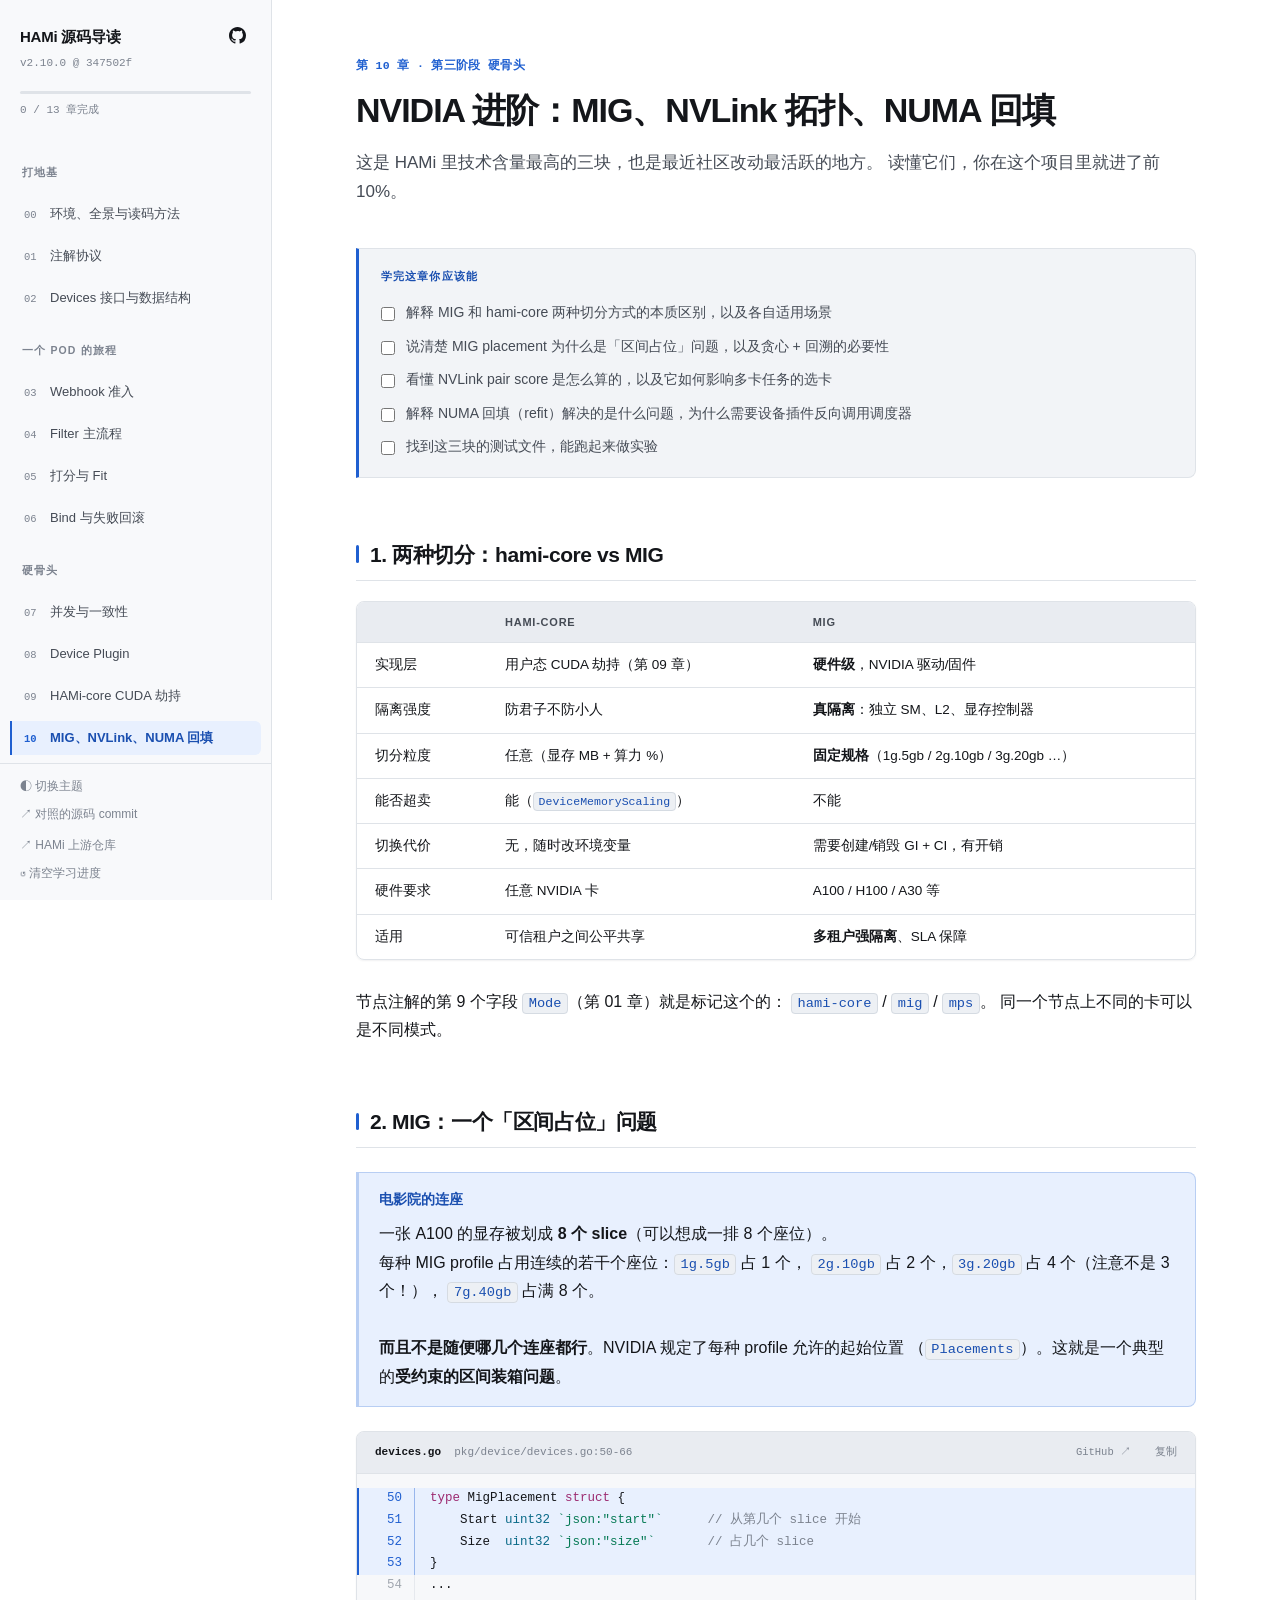
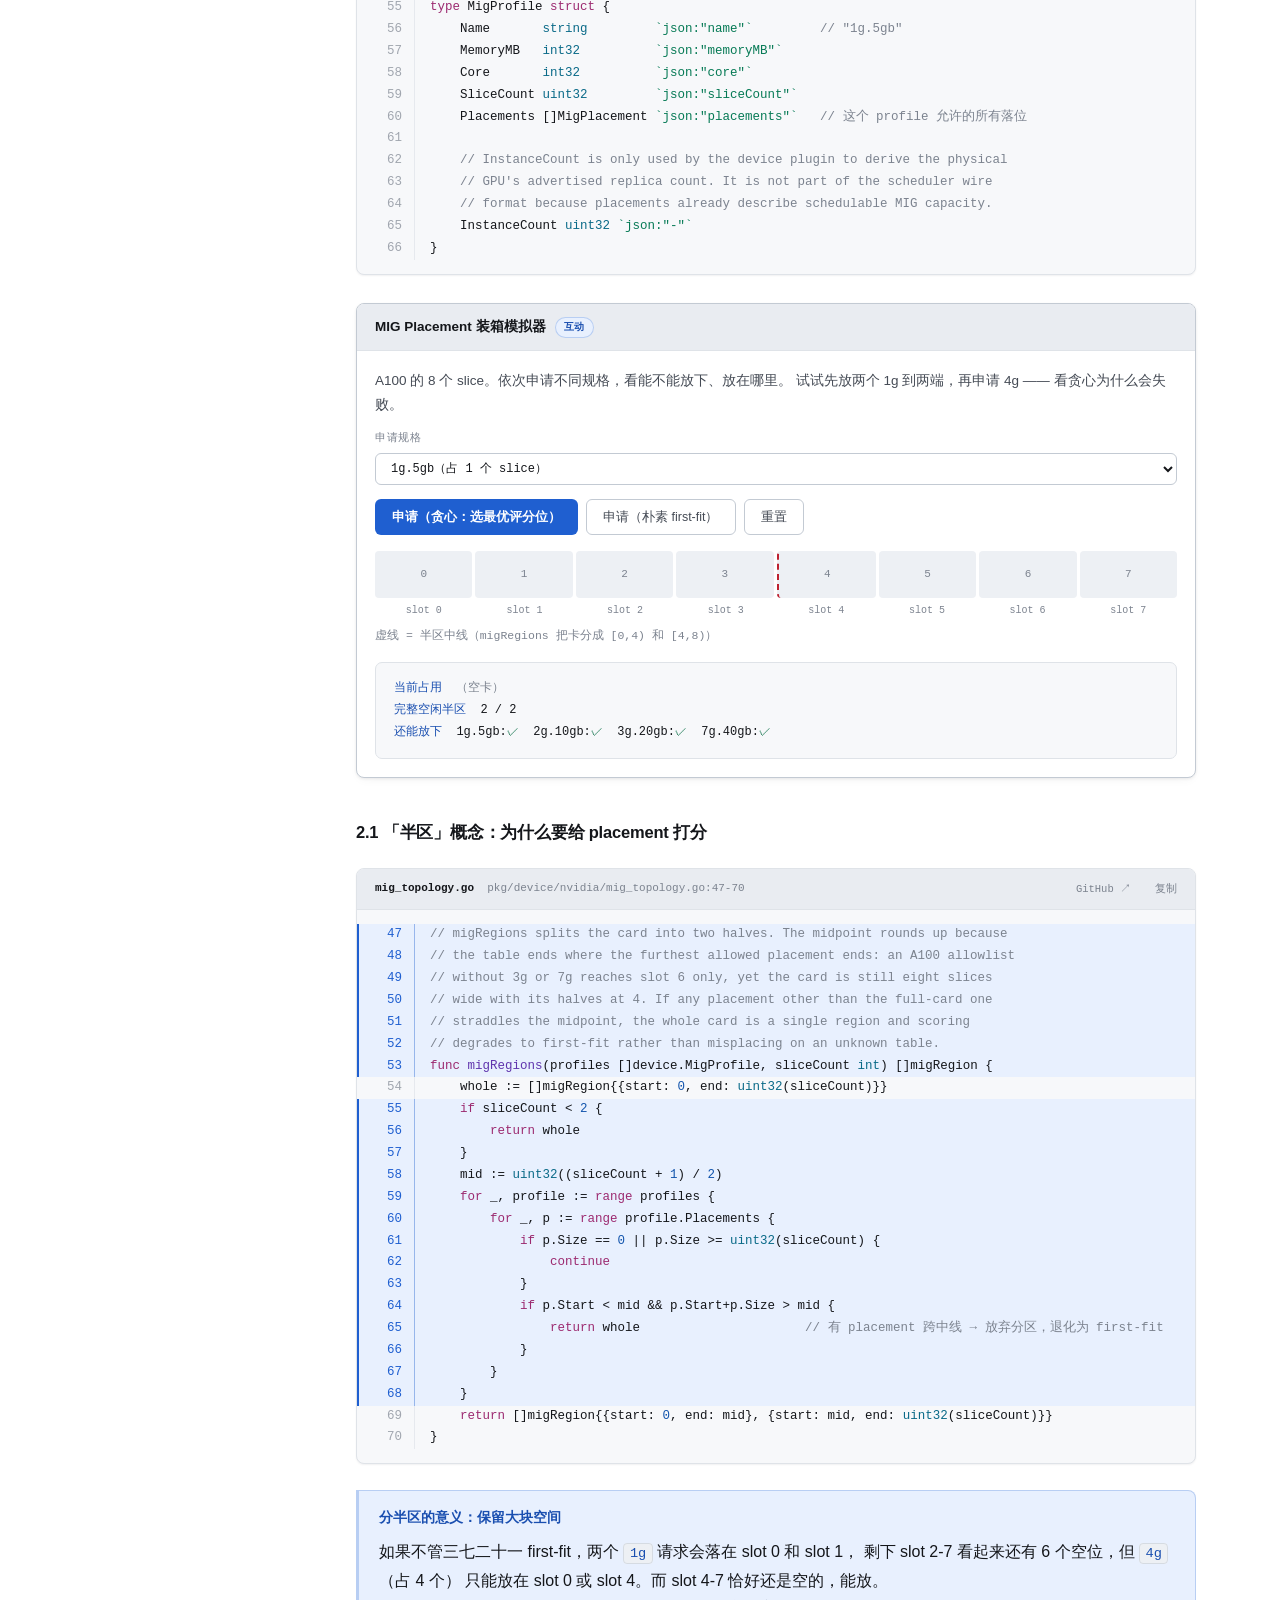
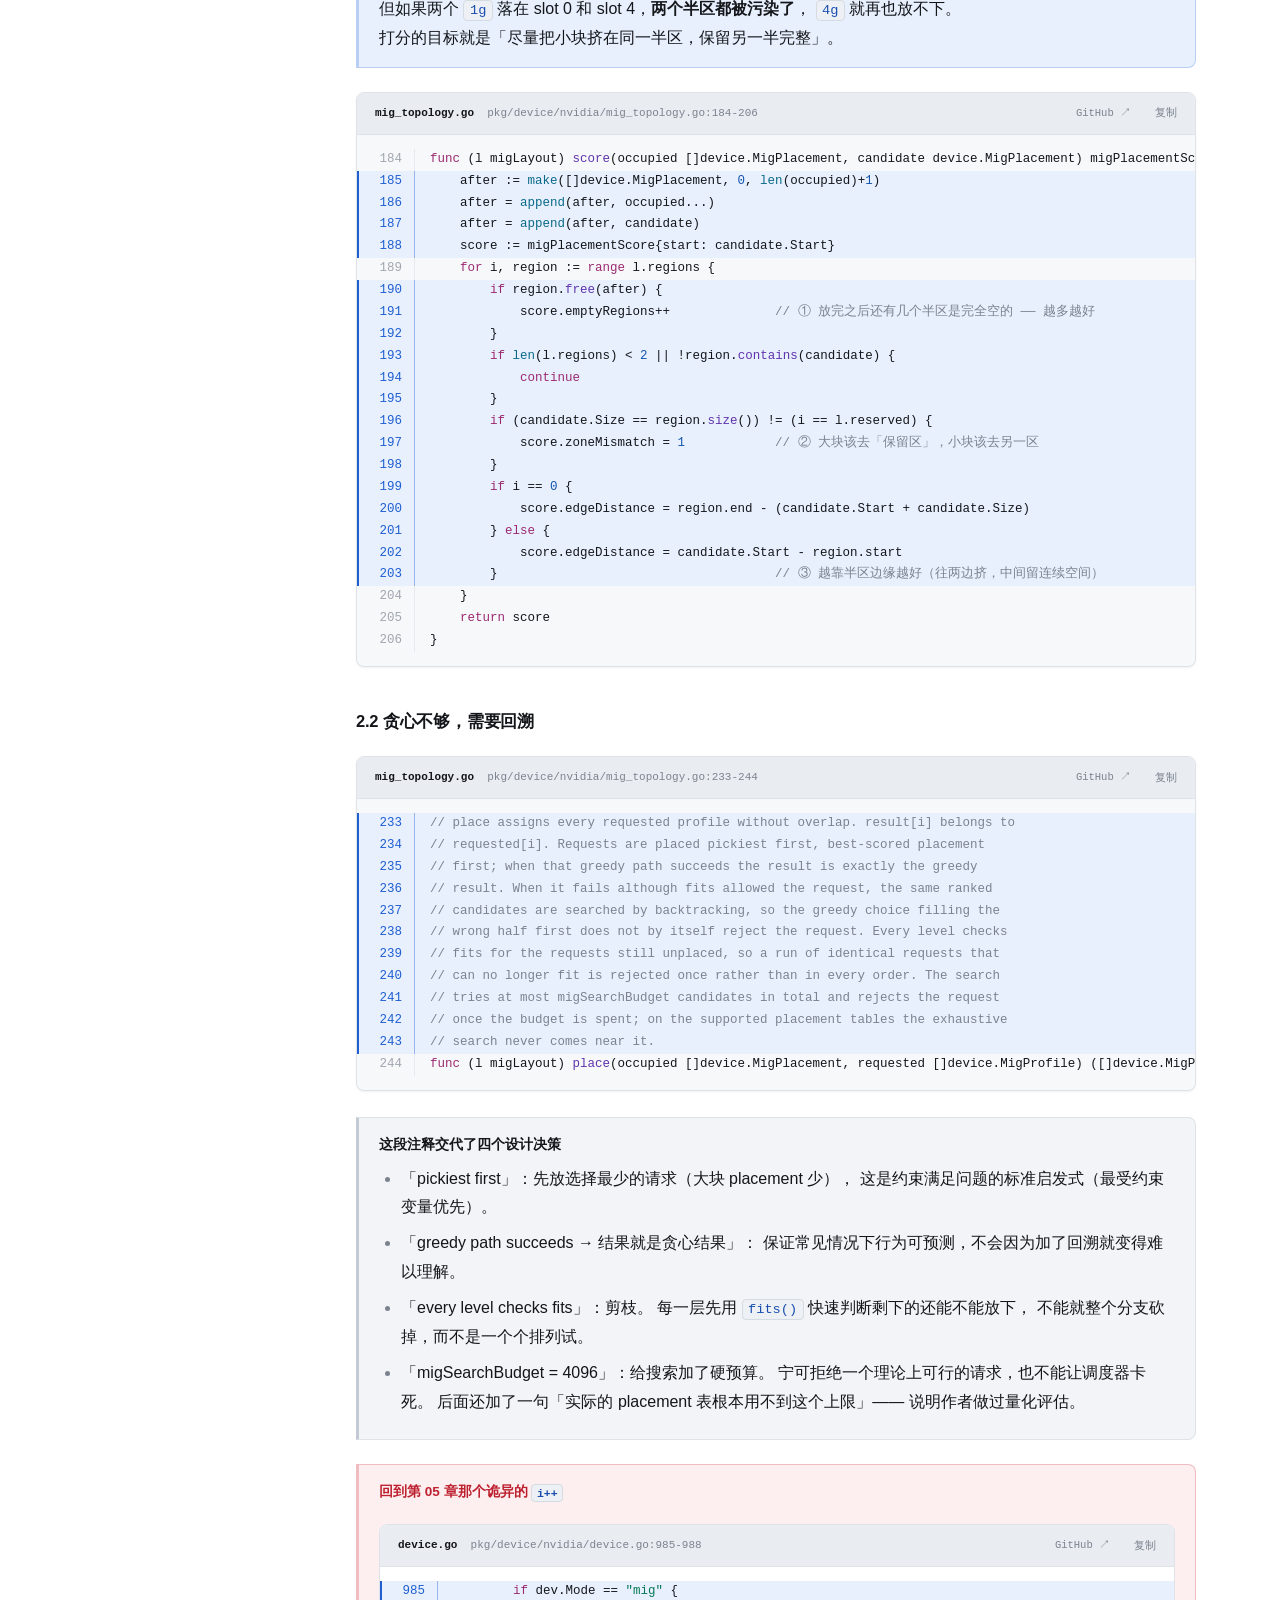
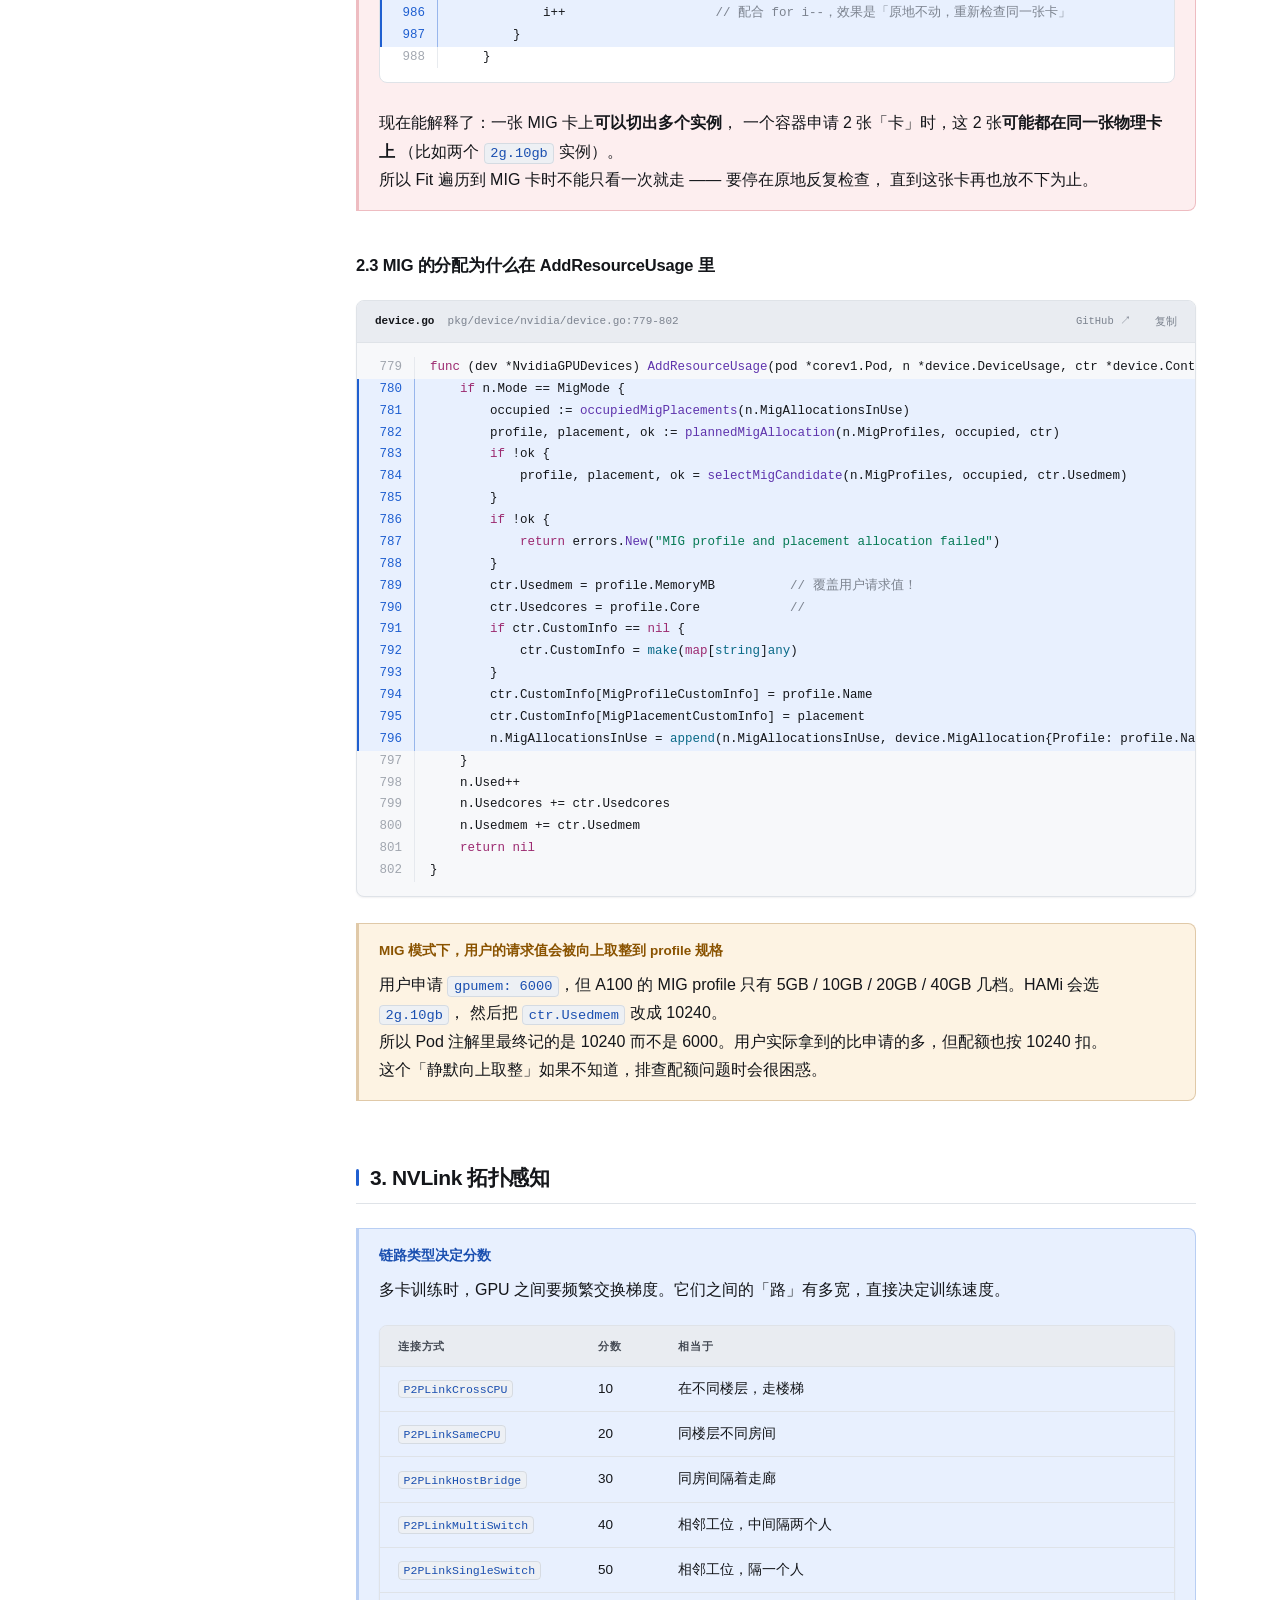
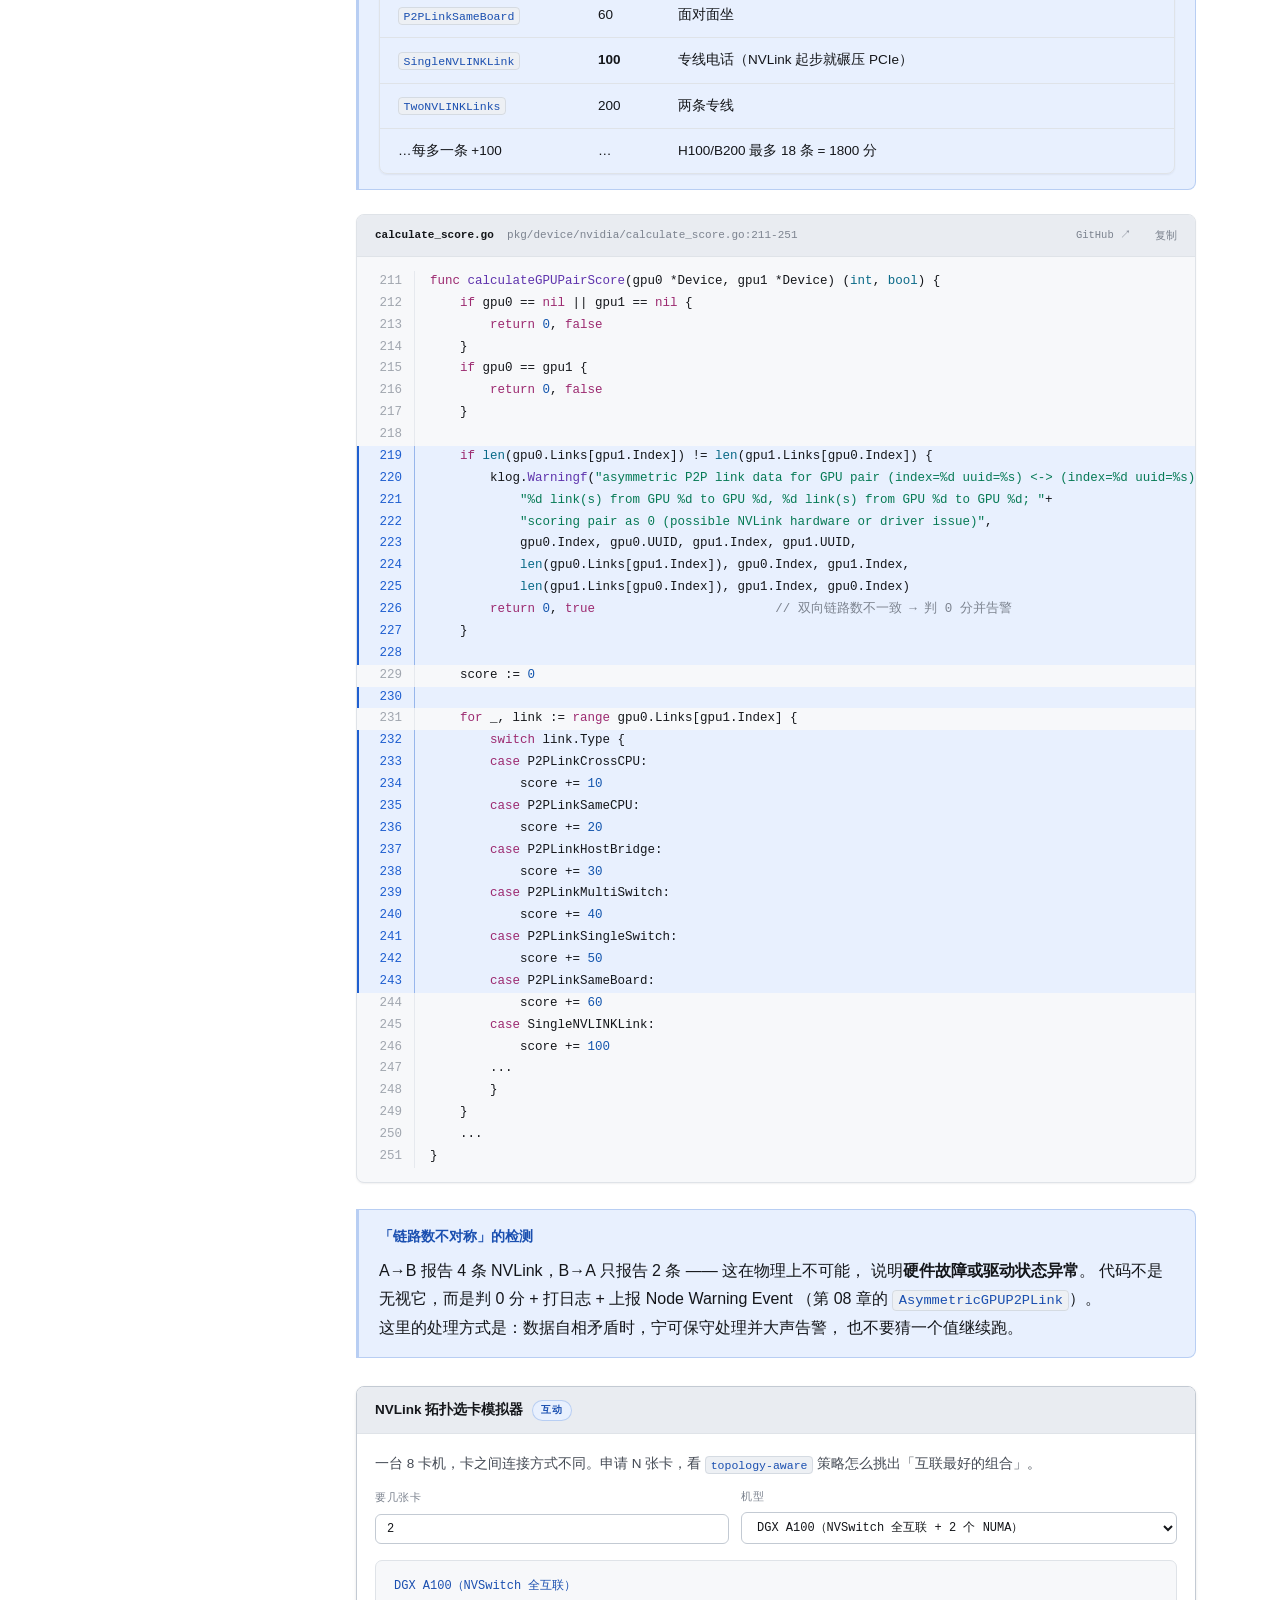
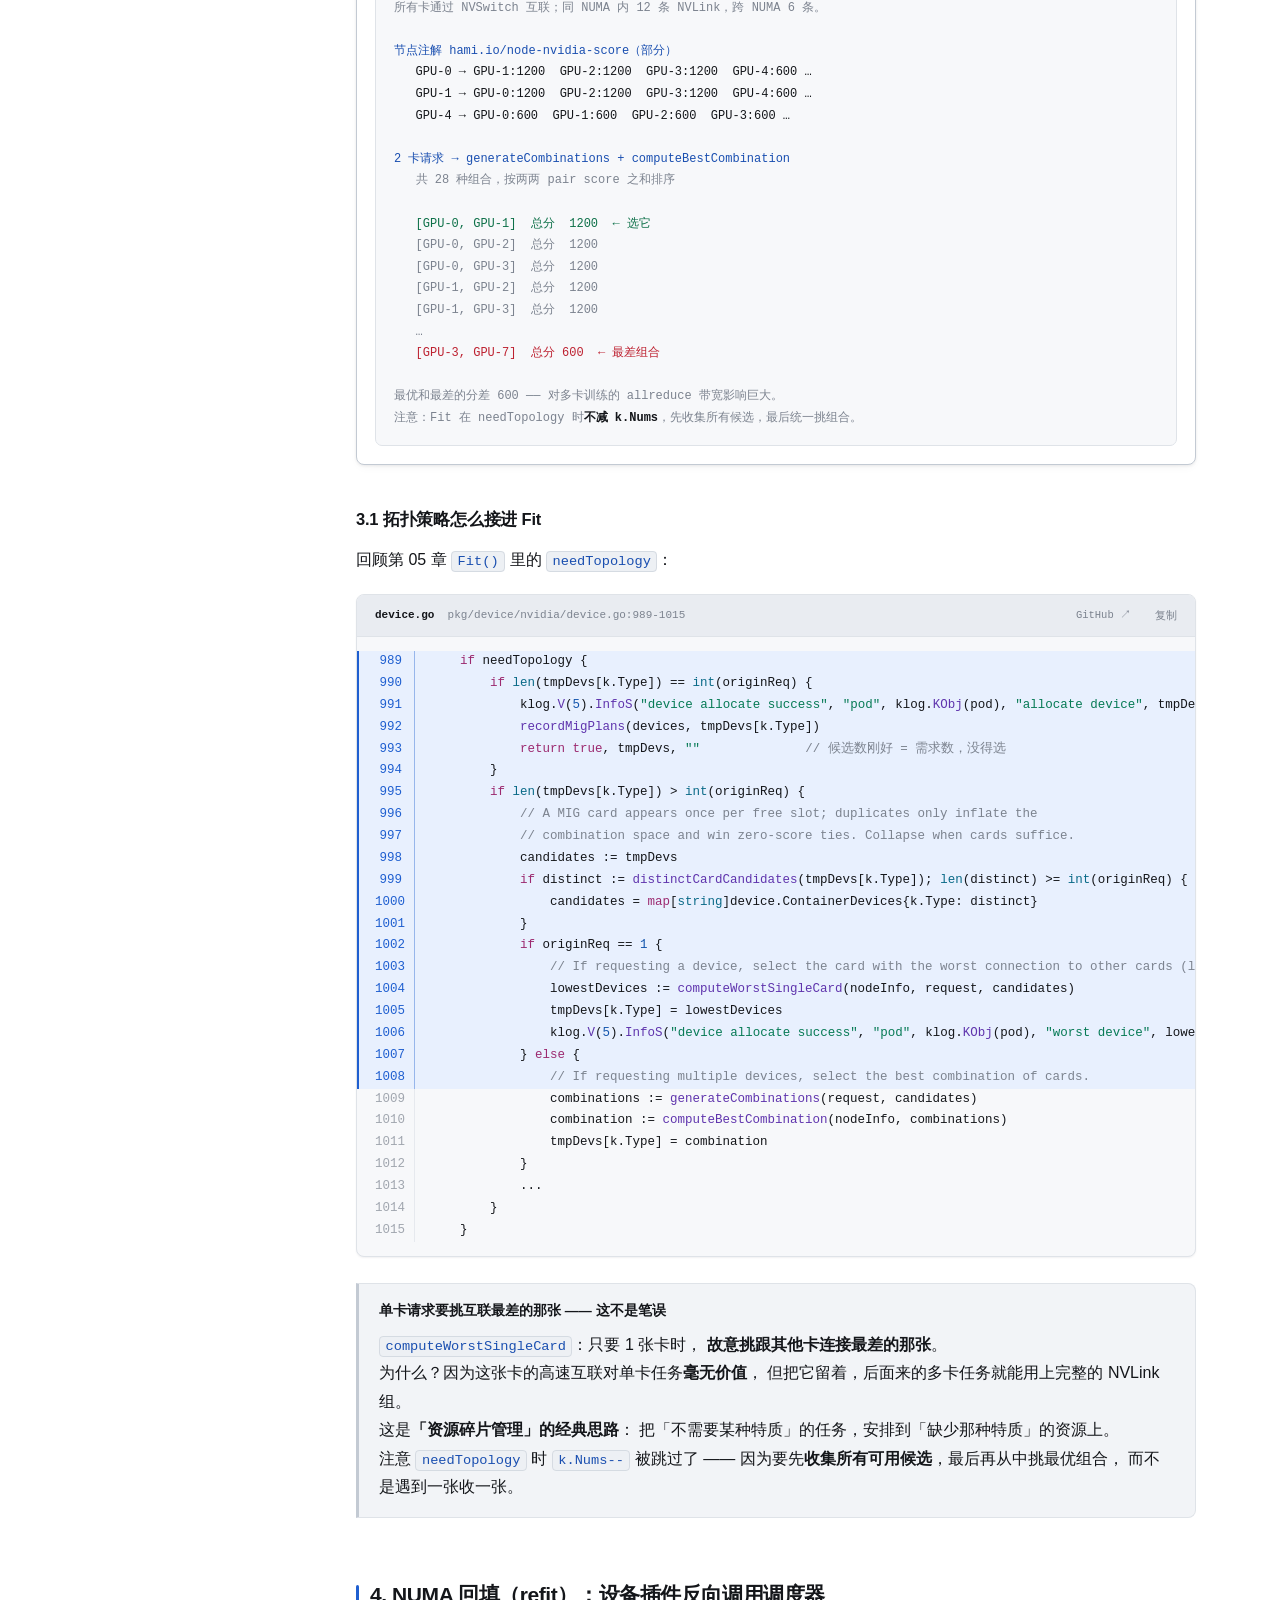
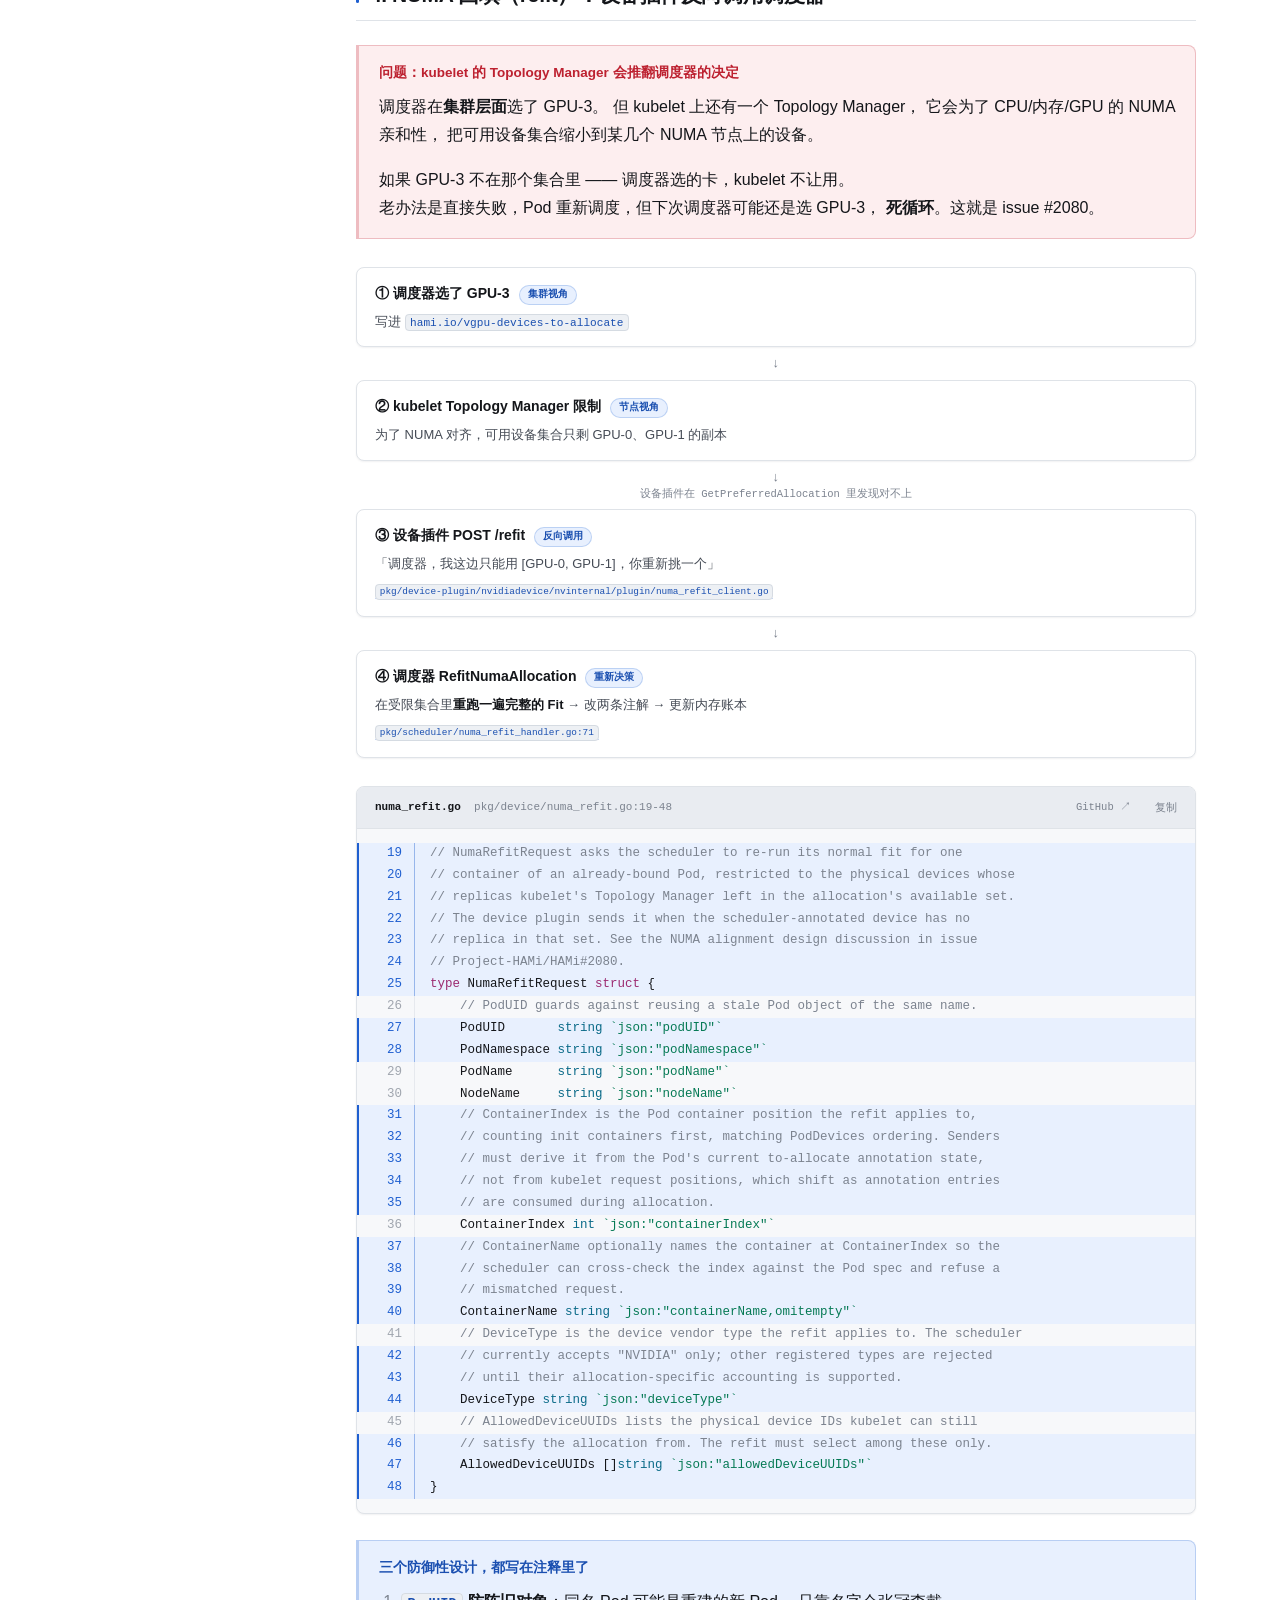
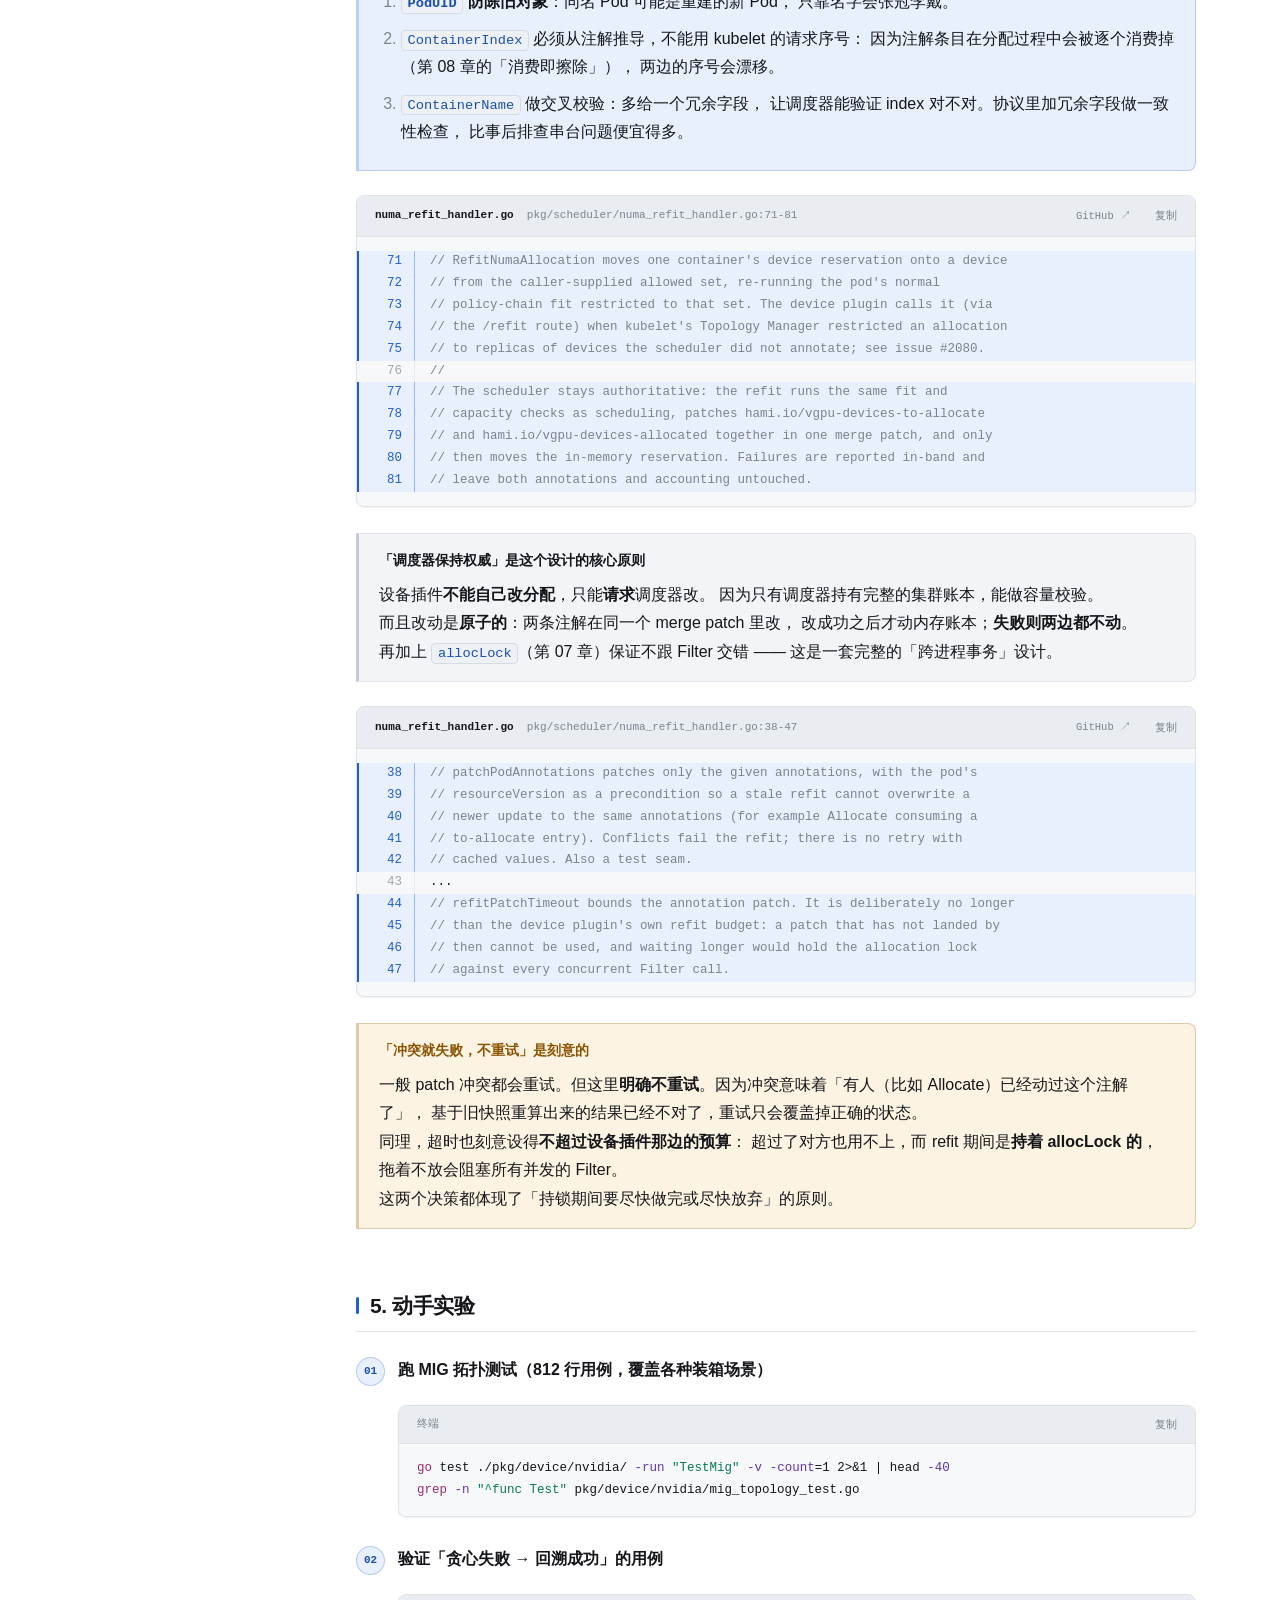
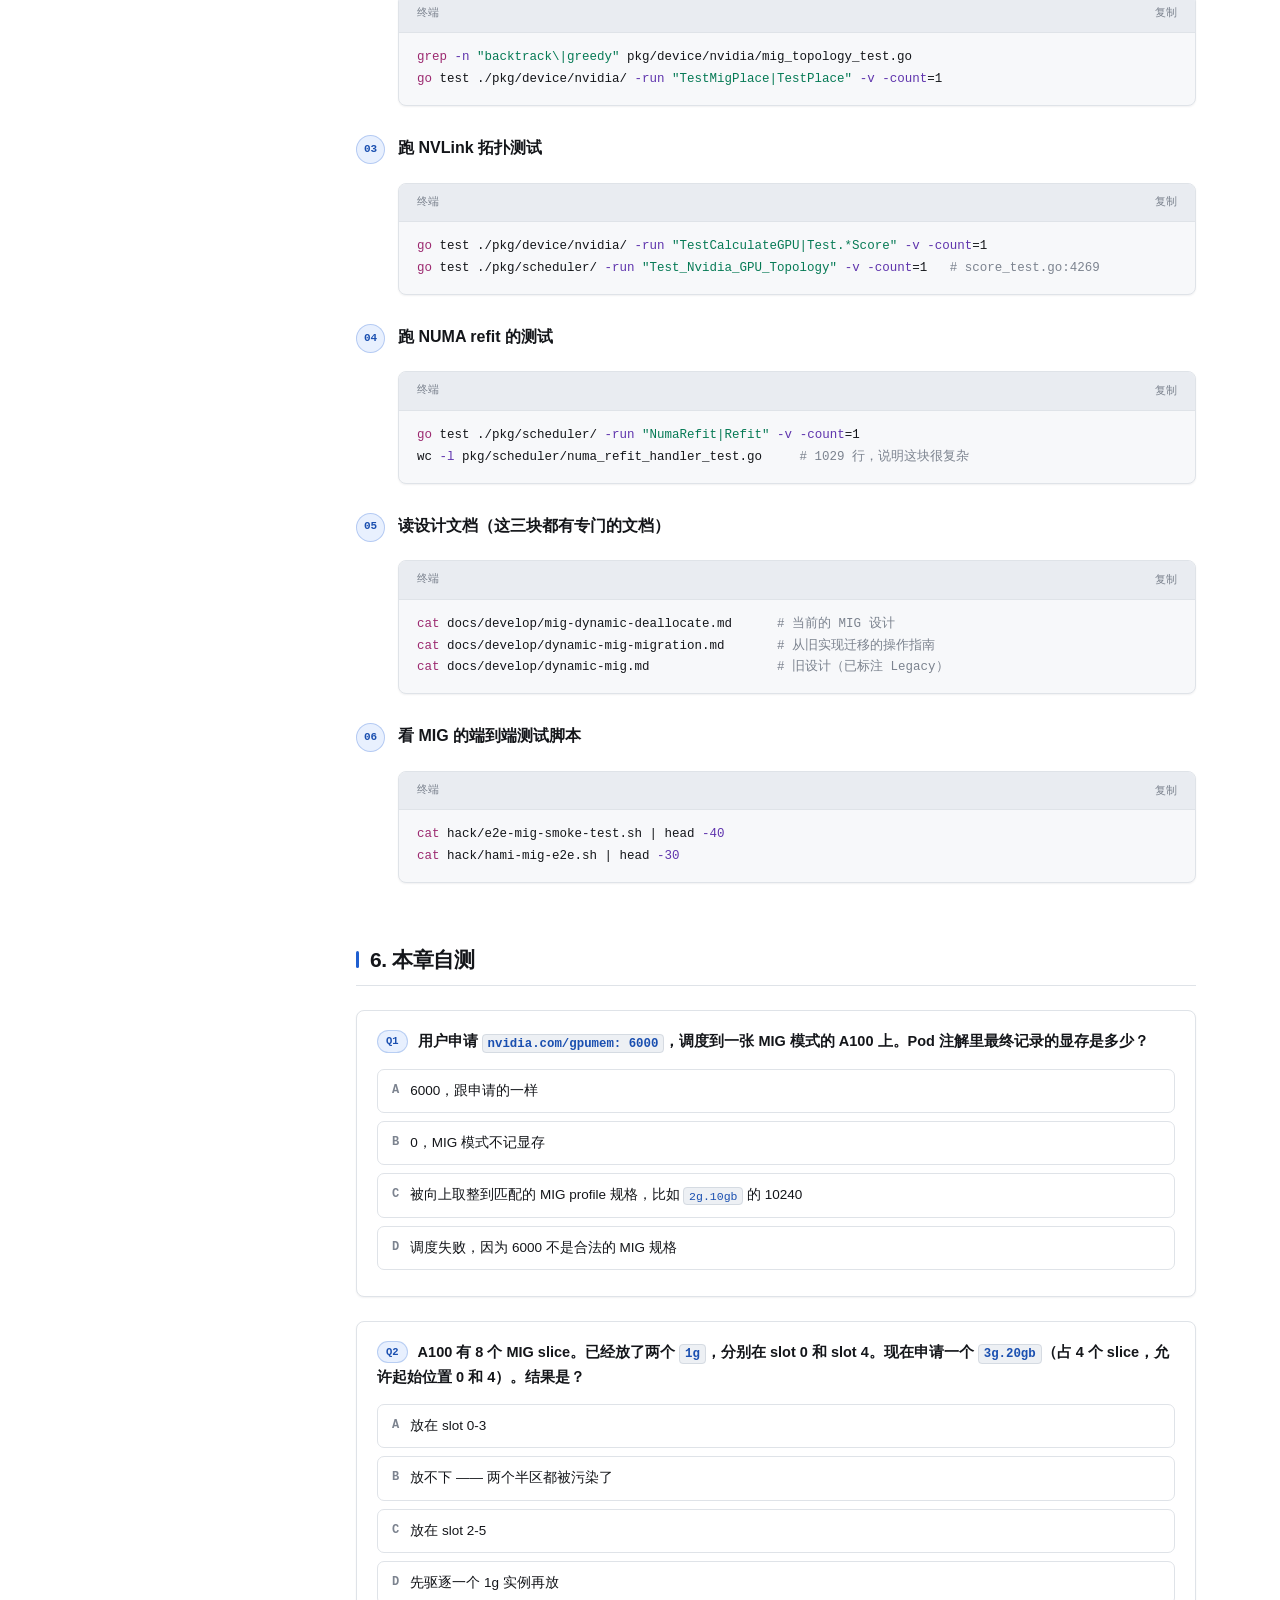
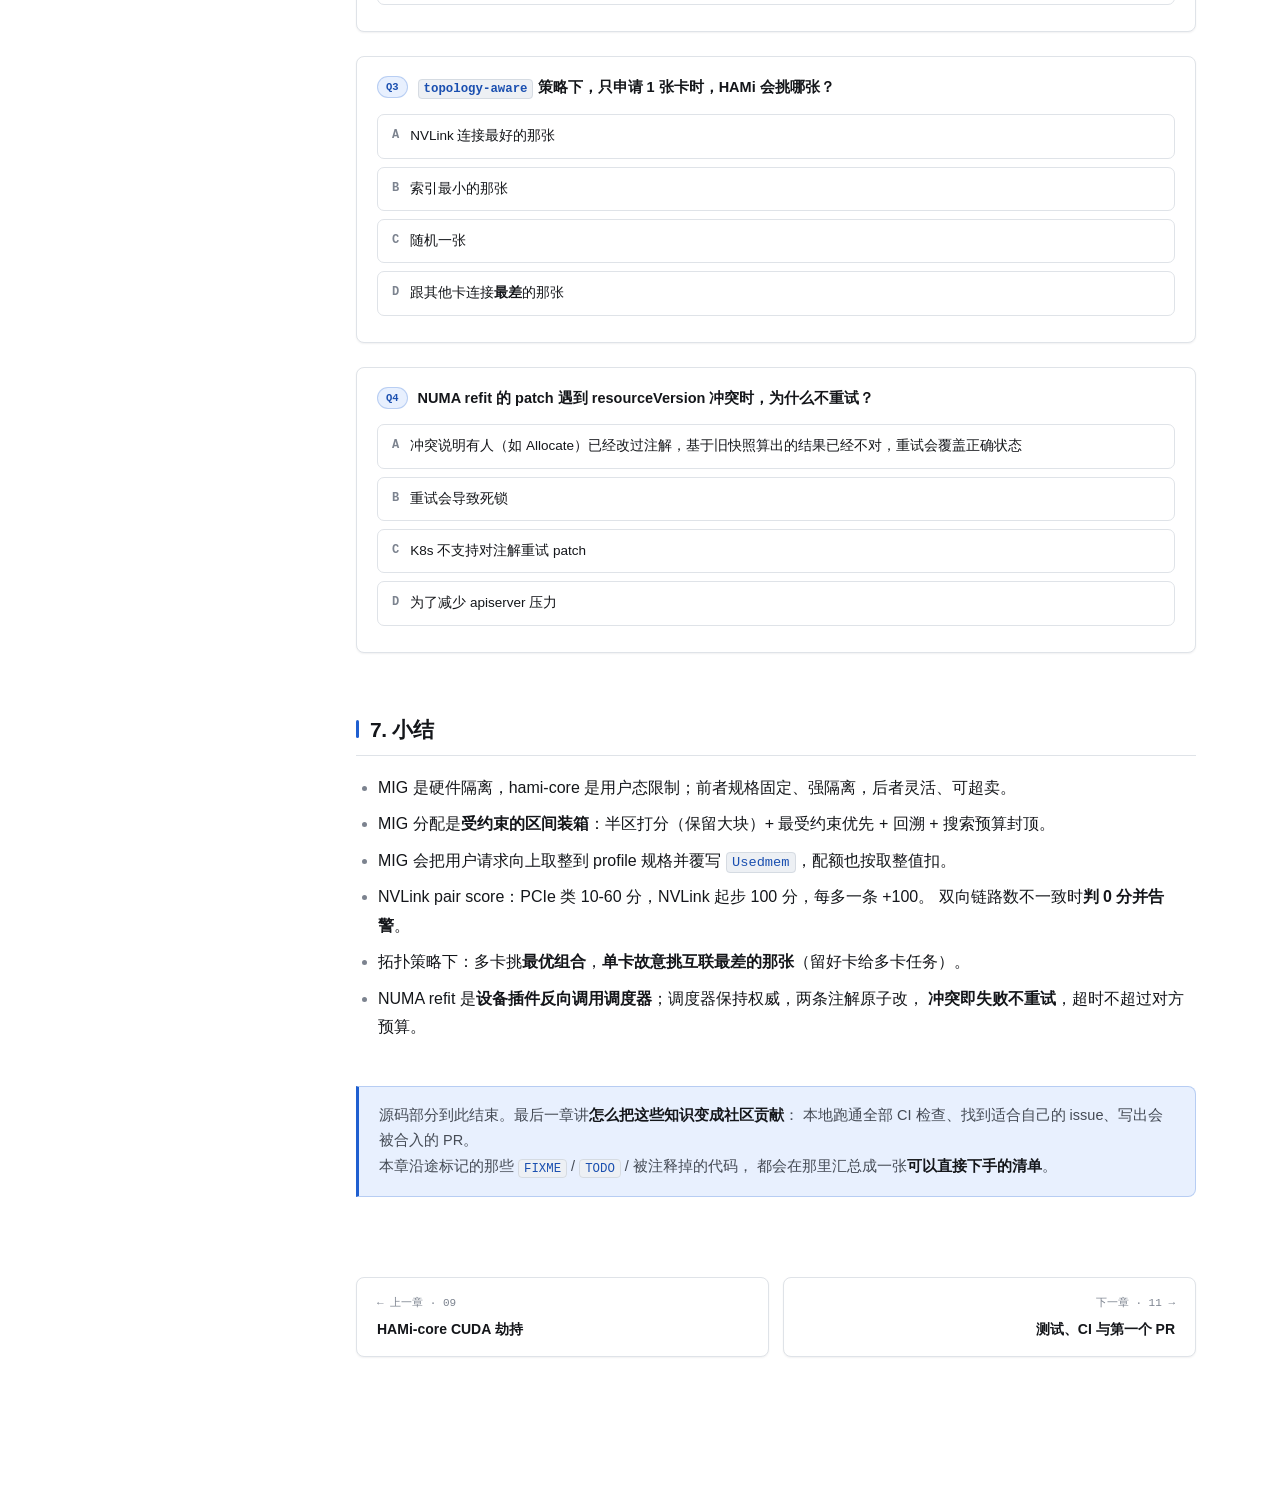
<file: chapters/10-nvidia-adv.html>
<!DOCTYPE html>
<html lang="zh-CN">
<head>
<meta charset="utf-8">
<meta name="viewport" content="width=device-width, initial-scale=1">
<title>10 · NVIDIA 进阶 — HAMi 源码导读</title>
<link rel="stylesheet" href="../assets/css/style.css">
<link rel="icon" href="data:image/svg+xml,%3Csvg xmlns='http://www.w3.org/2000/svg' viewBox='0 0 32 32'%3E%3Crect width='32' height='32' rx='7' fill='%2316181d'/%3E%3Ctext x='16' y='23' font-size='17' font-family='monospace' font-weight='bold' fill='%23fff' text-anchor='middle'%3EH%3C/text%3E%3C/svg%3E">
</head>
<body>
<div class="layout">
  <nav class="sidebar" id="sidebar"></nav>
  <main class="main">

    <div class="page-kicker">第 10 章 · 第三阶段 硬骨头</div>
    <h1 class="page-title">NVIDIA 进阶：MIG、NVLink 拓扑、NUMA 回填</h1>
    <p class="page-lede">
      这是 HAMi 里技术含量最高的三块，也是最近社区改动最活跃的地方。
      读懂它们，你在这个项目里就进了前 10%。
    </p>

    <div class="goals">
      <h3>学完这章你应该能</h3>
      <ul>
        <li>解释 MIG 和 hami-core 两种切分方式的本质区别，以及各自适用场景</li>
        <li>说清楚 MIG placement 为什么是「区间占位」问题，以及贪心 + 回溯的必要性</li>
        <li>看懂 NVLink pair score 是怎么算的，以及它如何影响多卡任务的选卡</li>
        <li>解释 NUMA 回填（refit）解决的是什么问题，为什么需要设备插件反向调用调度器</li>
        <li>找到这三块的测试文件，能跑起来做实验</li>
      </ul>
    </div>

    <h2>1. 两种切分：hami-core vs MIG</h2>

    <div class="tbl-wrap">
    <table>
      <tr><th style="width:130px"></th><th>hami-core</th><th>MIG</th></tr>
      <tr><td>实现层</td><td>用户态 CUDA 劫持（第 09 章）</td><td><b>硬件级</b>，NVIDIA 驱动/固件</td></tr>
      <tr><td>隔离强度</td><td>防君子不防小人</td><td><b>真隔离</b>：独立 SM、L2、显存控制器</td></tr>
      <tr><td>切分粒度</td><td>任意（显存 MB + 算力 %）</td><td><b>固定规格</b>（1g.5gb / 2g.10gb / 3g.20gb …）</td></tr>
      <tr><td>能否超卖</td><td>能（<code>DeviceMemoryScaling</code>）</td><td>不能</td></tr>
      <tr><td>切换代价</td><td>无，随时改环境变量</td><td>需要创建/销毁 GI + CI，有开销</td></tr>
      <tr><td>硬件要求</td><td>任意 NVIDIA 卡</td><td>A100 / H100 / A30 等</td></tr>
      <tr><td>适用</td><td>可信租户之间公平共享</td><td><b>多租户强隔离</b>、SLA 保障</td></tr>
    </table>
    </div>

    <p>
      节点注解的第 9 个字段 <code>Mode</code>（第 01 章）就是标记这个的：
      <code>hami-core</code> / <code>mig</code> / <code>mps</code>。
      同一个节点上不同的卡可以是不同模式。
    </p>

    <h2>2. MIG：一个「区间占位」问题</h2>

    <div class="note analogy">
      <div class="t">电影院的连座</div>
      <p style="margin-bottom:0">
        一张 A100 的显存被划成 <strong>8 个 slice</strong>（可以想成一排 8 个座位）。<br>
        每种 MIG profile 占用连续的若干个座位：<code>1g.5gb</code> 占 1 个，
        <code>2g.10gb</code> 占 2 个，<code>3g.20gb</code> 占 4 个（注意不是 3 个！），
        <code>7g.40gb</code> 占满 8 个。
        <br><br>
        <strong>而且不是随便哪几个连座都行</strong>。NVIDIA 规定了每种 profile 允许的起始位置
        （<code>Placements</code>）。这就是一个典型的<strong>受约束的区间装箱问题</strong>。
      </p>
    </div>

    <div class="codeblock" data-file="pkg/device/devices.go" data-start="50" data-lang="go" data-hl="1-4">
<pre><code>type MigPlacement struct {
	Start uint32 `json:"start"`      // 从第几个 slice 开始
	Size  uint32 `json:"size"`       // 占几个 slice
}
...
type MigProfile struct {
	Name       string         `json:"name"`         // "1g.5gb"
	MemoryMB   int32          `json:"memoryMB"`
	Core       int32          `json:"core"`
	SliceCount uint32         `json:"sliceCount"`
	Placements []MigPlacement `json:"placements"`   // 这个 profile 允许的所有落位

	// InstanceCount is only used by the device plugin to derive the physical
	// GPU's advertised replica count. It is not part of the scheduler wire
	// format because placements already describe schedulable MIG capacity.
	InstanceCount uint32 `json:"-"`
}</code></pre>
    </div>

    <div class="lab">
      <header>MIG Placement 装箱模拟器<span class="badge">互动</span></header>
      <div class="body">
        <p style="font-size:13.5px;color:var(--fg-soft);margin-bottom:12px">
          A100 的 8 个 slice。依次申请不同规格，看能不能放下、放在哪里。
          试试先放两个 1g 到两端，再申请 4g —— 看贪心为什么会失败。
        </p>
        <div class="field-row">
          <div style="flex:1 1 200px"><label class="f">申请规格</label>
            <select id="mig_profile">
              <option value="1">1g.5gb（占 1 个 slice）</option>
              <option value="2">2g.10gb（占 2 个）</option>
              <option value="4">3g.20gb（占 4 个）</option>
              <option value="8">7g.40gb（占 8 个，整卡）</option>
            </select>
          </div>
        </div>
        <div class="btns">
          <button class="btn" id="mig_add">申请（贪心：选最优评分位）</button>
          <button class="btn ghost" id="mig_addfirst">申请（朴素 first-fit）</button>
          <button class="btn ghost" id="mig_reset">重置</button>
        </div>
        <div id="mig_board" style="margin-top:16px"></div>
        <div class="out" id="mig_out"></div>
      </div>
    </div>

    <h3>2.1 「半区」概念：为什么要给 placement 打分</h3>

    <div class="codeblock" data-file="pkg/device/nvidia/mig_topology.go" data-start="47" data-lang="go" data-hl="1-6,7,9-11,12-14,15-21,22">
<pre><code>// migRegions splits the card into two halves. The midpoint rounds up because
// the table ends where the furthest allowed placement ends: an A100 allowlist
// without 3g or 7g reaches slot 6 only, yet the card is still eight slices
// wide with its halves at 4. If any placement other than the full-card one
// straddles the midpoint, the whole card is a single region and scoring
// degrades to first-fit rather than misplacing on an unknown table.
func migRegions(profiles []device.MigProfile, sliceCount int) []migRegion {
	whole := []migRegion{{start: 0, end: uint32(sliceCount)}}
	if sliceCount &lt; 2 {
		return whole
	}
	mid := uint32((sliceCount + 1) / 2)
	for _, profile := range profiles {
		for _, p := range profile.Placements {
			if p.Size == 0 || p.Size &gt;= uint32(sliceCount) {
				continue
			}
			if p.Start &lt; mid &amp;&amp; p.Start+p.Size &gt; mid {
				return whole                      // 有 placement 跨中线 → 放弃分区，退化为 first-fit
			}
		}
	}
	return []migRegion{{start: 0, end: mid}, {start: mid, end: uint32(sliceCount)}}
}</code></pre>
    </div>

    <div class="note tip">
      <div class="t">分半区的意义：保留大块空间</div>
      <p style="margin-bottom:0">
        如果不管三七二十一 first-fit，两个 <code>1g</code> 请求会落在 slot 0 和 slot 1，
        剩下 slot 2-7 看起来还有 6 个空位，但 <code>4g</code>（占 4 个）
        只能放在 slot 0 或 slot 4。而 slot 4-7 恰好还是空的，能放。
        <br>但如果两个 <code>1g</code> 落在 slot 0 和 slot 4，<strong>两个半区都被污染了</strong>，
        <code>4g</code> 就再也放不下。
        <br>打分的目标就是「尽量把小块挤在同一半区，保留另一半完整」。
      </p>
    </div>

    <div class="codeblock" data-file="pkg/device/nvidia/mig_topology.go" data-start="184" data-lang="go" data-hl="2-5,7-9,10-12,13-15,16-20">
<pre><code>func (l migLayout) score(occupied []device.MigPlacement, candidate device.MigPlacement) migPlacementScore {
	after := make([]device.MigPlacement, 0, len(occupied)+1)
	after = append(after, occupied...)
	after = append(after, candidate)
	score := migPlacementScore{start: candidate.Start}
	for i, region := range l.regions {
		if region.free(after) {
			score.emptyRegions++              // ① 放完之后还有几个半区是完全空的 —— 越多越好
		}
		if len(l.regions) &lt; 2 || !region.contains(candidate) {
			continue
		}
		if (candidate.Size == region.size()) != (i == l.reserved) {
			score.zoneMismatch = 1            // ② 大块该去「保留区」，小块该去另一区
		}
		if i == 0 {
			score.edgeDistance = region.end - (candidate.Start + candidate.Size)
		} else {
			score.edgeDistance = candidate.Start - region.start
		}                                     // ③ 越靠半区边缘越好（往两边挤，中间留连续空间）
	}
	return score
}</code></pre>
    </div>

    <h3>2.2 贪心不够，需要回溯</h3>

    <div class="codeblock" data-file="pkg/device/nvidia/mig_topology.go" data-start="233" data-lang="go" data-hl="1-11">
<pre><code>// place assigns every requested profile without overlap. result[i] belongs to
// requested[i]. Requests are placed pickiest first, best-scored placement
// first; when that greedy path succeeds the result is exactly the greedy
// result. When it fails although fits allowed the request, the same ranked
// candidates are searched by backtracking, so the greedy choice filling the
// wrong half first does not by itself reject the request. Every level checks
// fits for the requests still unplaced, so a run of identical requests that
// can no longer fit is rejected once rather than in every order. The search
// tries at most migSearchBudget candidates in total and rejects the request
// once the budget is spent; on the supported placement tables the exhaustive
// search never comes near it.
func (l migLayout) place(occupied []device.MigPlacement, requested []device.MigProfile) ([]device.MigPlacement, bool) {</code></pre>
    </div>

    <div class="note">
      <div class="t">这段注释交代了四个设计决策</div>
      <ul style="margin-bottom:0">
        <li>「pickiest first」：先放选择最少的请求（大块 placement 少），
            这是约束满足问题的标准启发式（最受约束变量优先）。</li>
        <li>「greedy path succeeds → 结果就是贪心结果」：
            保证常见情况下行为可预测，不会因为加了回溯就变得难以理解。</li>
        <li>「every level checks fits」：剪枝。
            每一层先用 <code>fits()</code> 快速判断剩下的还能不能放下，
            不能就整个分支砍掉，而不是一个个排列试。</li>
        <li>「migSearchBudget = 4096」：给搜索加了硬预算。
            宁可拒绝一个理论上可行的请求，也不能让调度器卡死。
            后面还加了一句「实际的 placement 表根本用不到这个上限」——
            说明作者做过量化评估。</li>
      </ul>
    </div>

    <div class="note trap">
      <div class="t">回到第 05 章那个诡异的 <code>i++</code></div>
      <div class="codeblock" data-file="pkg/device/nvidia/device.go" data-start="985" data-lang="go" data-hl="1-3">
<pre><code>		if dev.Mode == "mig" {
			i++                    // 配合 for i--，效果是「原地不动，重新检查同一张卡」
		}
	}</code></pre>
      </div>
      <p style="margin-bottom:0">
        现在能解释了：一张 MIG 卡上<strong>可以切出多个实例</strong>，
        一个容器申请 2 张「卡」时，这 2 张<strong>可能都在同一张物理卡上</strong>
        （比如两个 <code>2g.10gb</code> 实例）。
        <br>所以 Fit 遍历到 MIG 卡时不能只看一次就走 —— 要停在原地反复检查，
        直到这张卡再也放不下为止。
      </p>
    </div>

    <h3>2.3 MIG 的分配为什么在 AddResourceUsage 里</h3>

    <div class="codeblock" data-file="pkg/device/nvidia/device.go" data-start="779" data-lang="go" data-hl="2-4,5-8,9-11,12-13,14-17,18">
<pre><code>func (dev *NvidiaGPUDevices) AddResourceUsage(pod *corev1.Pod, n *device.DeviceUsage, ctr *device.ContainerDevice) error {
	if n.Mode == MigMode {
		occupied := occupiedMigPlacements(n.MigAllocationsInUse)
		profile, placement, ok := plannedMigAllocation(n.MigProfiles, occupied, ctr)
		if !ok {
			profile, placement, ok = selectMigCandidate(n.MigProfiles, occupied, ctr.Usedmem)
		}
		if !ok {
			return errors.New("MIG profile and placement allocation failed")
		}
		ctr.Usedmem = profile.MemoryMB          // 覆盖用户请求值！
		ctr.Usedcores = profile.Core            // 
		if ctr.CustomInfo == nil {
			ctr.CustomInfo = make(map[string]any)
		}
		ctr.CustomInfo[MigProfileCustomInfo] = profile.Name
		ctr.CustomInfo[MigPlacementCustomInfo] = placement
		n.MigAllocationsInUse = append(n.MigAllocationsInUse, device.MigAllocation{Profile: profile.Name, Placement: placement})
	}
	n.Used++
	n.Usedcores += ctr.Usedcores
	n.Usedmem += ctr.Usedmem
	return nil
}</code></pre>
    </div>

    <div class="note warn">
      <div class="t">MIG 模式下，用户的请求值会被向上取整到 profile 规格</div>
      <p style="margin-bottom:0">
        用户申请 <code>gpumem: 6000</code>，但 A100 的 MIG profile 只有
        5GB / 10GB / 20GB / 40GB 几档。HAMi 会选 <code>2g.10gb</code>，
        然后把 <code>ctr.Usedmem</code> 改成 10240。
        <br>所以 Pod 注解里最终记的是 10240 而不是 6000。用户实际拿到的比申请的多，但配额也按 10240 扣。
        <br>这个「静默向上取整」如果不知道，排查配额问题时会很困惑。
      </p>
    </div>

    <h2>3. NVLink 拓扑感知</h2>

    <div class="note analogy">
      <div class="t">链路类型决定分数</div>
      <p style="margin-bottom:0">
        多卡训练时，GPU 之间要频繁交换梯度。它们之间的「路」有多宽，直接决定训练速度。
      </p>
      <div class="tbl-wrap" style="margin-bottom:0">
      <table>
        <tr><th style="width:200px">连接方式</th><th style="width:80px">分数</th><th>相当于</th></tr>
        <tr><td><code>P2PLinkCrossCPU</code></td><td>10</td><td>在不同楼层，走楼梯</td></tr>
        <tr><td><code>P2PLinkSameCPU</code></td><td>20</td><td>同楼层不同房间</td></tr>
        <tr><td><code>P2PLinkHostBridge</code></td><td>30</td><td>同房间隔着走廊</td></tr>
        <tr><td><code>P2PLinkMultiSwitch</code></td><td>40</td><td>相邻工位，中间隔两个人</td></tr>
        <tr><td><code>P2PLinkSingleSwitch</code></td><td>50</td><td>相邻工位，隔一个人</td></tr>
        <tr><td><code>P2PLinkSameBoard</code></td><td>60</td><td>面对面坐</td></tr>
        <tr><td><code>SingleNVLINKLink</code></td><td><b>100</b></td><td>专线电话（NVLink 起步就碾压 PCIe）</td></tr>
        <tr><td><code>TwoNVLINKLinks</code></td><td>200</td><td>两条专线</td></tr>
        <tr><td>…每多一条 +100</td><td>…</td><td>H100/B200 最多 18 条 = 1800 分</td></tr>
      </table>
      </div>
    </div>

    <div class="codeblock" data-file="pkg/device/nvidia/calculate_score.go" data-start="211" data-lang="go" data-hl="9-18,20,22-33">
<pre><code>func calculateGPUPairScore(gpu0 *Device, gpu1 *Device) (int, bool) {
	if gpu0 == nil || gpu1 == nil {
		return 0, false
	}
	if gpu0 == gpu1 {
		return 0, false
	}

	if len(gpu0.Links[gpu1.Index]) != len(gpu1.Links[gpu0.Index]) {
		klog.Warningf("asymmetric P2P link data for GPU pair (index=%d uuid=%s) &lt;-&gt; (index=%d uuid=%s): "+
			"%d link(s) from GPU %d to GPU %d, %d link(s) from GPU %d to GPU %d; "+
			"scoring pair as 0 (possible NVLink hardware or driver issue)",
			gpu0.Index, gpu0.UUID, gpu1.Index, gpu1.UUID,
			len(gpu0.Links[gpu1.Index]), gpu0.Index, gpu1.Index,
			len(gpu1.Links[gpu0.Index]), gpu1.Index, gpu0.Index)
		return 0, true                        // 双向链路数不一致 → 判 0 分并告警
	}

	score := 0

	for _, link := range gpu0.Links[gpu1.Index] {
		switch link.Type {
		case P2PLinkCrossCPU:
			score += 10
		case P2PLinkSameCPU:
			score += 20
		case P2PLinkHostBridge:
			score += 30
		case P2PLinkMultiSwitch:
			score += 40
		case P2PLinkSingleSwitch:
			score += 50
		case P2PLinkSameBoard:
			score += 60
		case SingleNVLINKLink:
			score += 100
		...
		}
	}
	...
}</code></pre>
    </div>

    <div class="note tip">
      <div class="t">「链路数不对称」的检测</div>
      <p style="margin-bottom:0">
        A→B 报告 4 条 NVLink，B→A 只报告 2 条 —— 这在物理上不可能，
        说明<strong>硬件故障或驱动状态异常</strong>。
        代码不是无视它，而是判 0 分 + 打日志 + 上报 Node Warning Event
        （第 08 章的 <code>AsymmetricGPUP2PLink</code>）。
        <br>这里的处理方式是：数据自相矛盾时，宁可保守处理并大声告警，
        也不要猜一个值继续跑。
      </p>
    </div>

    <div class="lab">
      <header>NVLink 拓扑选卡模拟器<span class="badge">互动</span></header>
      <div class="body">
        <p style="font-size:13.5px;color:var(--fg-soft);margin-bottom:12px">
          一台 8 卡机，卡之间连接方式不同。申请 N 张卡，看
          <code>topology-aware</code> 策略怎么挑出「互联最好的组合」。
        </p>
        <div class="field-row">
          <div><label class="f">要几张卡</label><input type="number" id="tp_n" value="2" min="1" max="4"></div>
          <div style="flex:1 1 190px"><label class="f">机型</label>
            <select id="tp_model">
              <option value="dgx">DGX A100（NVSwitch 全互联 + 2 个 NUMA）</option>
              <option value="pcie">PCIe 机型（0-1、2-3 有 NVLink 桥接）</option>
            </select>
          </div>
        </div>
        <div class="out" id="tp_out"></div>
      </div>
    </div>

    <h3>3.1 拓扑策略怎么接进 Fit</h3>

    <p>回顾第 05 章 <code>Fit()</code> 里的 <code>needTopology</code>：</p>

    <div class="codeblock" data-file="pkg/device/nvidia/device.go" data-start="989" data-lang="go" data-hl="1,2-6,7-9,10-14,15-20">
<pre><code>	if needTopology {
		if len(tmpDevs[k.Type]) == int(originReq) {
			klog.V(5).InfoS("device allocate success", "pod", klog.KObj(pod), "allocate device", tmpDevs)
			recordMigPlans(devices, tmpDevs[k.Type])
			return true, tmpDevs, ""              // 候选数刚好 = 需求数，没得选
		}
		if len(tmpDevs[k.Type]) &gt; int(originReq) {
			// A MIG card appears once per free slot; duplicates only inflate the
			// combination space and win zero-score ties. Collapse when cards suffice.
			candidates := tmpDevs
			if distinct := distinctCardCandidates(tmpDevs[k.Type]); len(distinct) &gt;= int(originReq) {
				candidates = map[string]device.ContainerDevices{k.Type: distinct}
			}
			if originReq == 1 {
				// If requesting a device, select the card with the worst connection to other cards (lowest total score).
				lowestDevices := computeWorstSingleCard(nodeInfo, request, candidates)
				tmpDevs[k.Type] = lowestDevices
				klog.V(5).InfoS("device allocate success", "pod", klog.KObj(pod), "worst device", lowestDevices)
			} else {
				// If requesting multiple devices, select the best combination of cards.
				combinations := generateCombinations(request, candidates)
				combination := computeBestCombination(nodeInfo, combinations)
				tmpDevs[k.Type] = combination
			}
			...
		}
	}</code></pre>
    </div>

    <div class="note">
      <div class="t">单卡请求要挑<b>互联最差</b>的那张 —— 这不是笔误</div>
      <p style="margin-bottom:0">
        <code>computeWorstSingleCard</code>：只要 1 张卡时，
        <strong>故意挑跟其他卡连接最差的那张</strong>。
        <br>为什么？因为这张卡的高速互联对单卡任务<strong>毫无价值</strong>，
        但把它留着，后面来的多卡任务就能用上完整的 NVLink 组。
        <br>这是<strong>「资源碎片管理」的经典思路</strong>：
        把「不需要某种特质」的任务，安排到「缺少那种特质」的资源上。
        <br>注意 <code>needTopology</code> 时 <code>k.Nums--</code> 被跳过了 ——
        因为要先<strong>收集所有可用候选</strong>，最后再从中挑最优组合，
        而不是遇到一张收一张。
      </p>
    </div>

    <h2>4. NUMA 回填（refit）：设备插件反向调用调度器</h2>

    <div class="note trap">
      <div class="t">问题：kubelet 的 Topology Manager 会推翻调度器的决定</div>
      <p>
        调度器在<strong>集群层面</strong>选了 GPU-3。
        但 kubelet 上还有一个 Topology Manager，
        它会为了 CPU/内存/GPU 的 NUMA 亲和性，
        把可用设备集合缩小到某几个 NUMA 节点上的设备。
      </p>
      <p style="margin-bottom:0">
        如果 GPU-3 不在那个集合里 —— 调度器选的卡，kubelet 不让用。
        <br>老办法是直接失败，Pod 重新调度，但下次调度器可能还是选 GPU-3，
        <strong>死循环</strong>。这就是 issue #2080。
      </p>
    </div>

    <div class="flow">
      <div class="node">
        <div class="h">① 调度器选了 GPU-3<span class="tag">集群视角</span></div>
        <div class="d">写进 <code>hami.io/vgpu-devices-to-allocate</code></div>
      </div>
      <div class="arrow">↓</div>
      <div class="node">
        <div class="h">② kubelet Topology Manager 限制<span class="tag">节点视角</span></div>
        <div class="d">为了 NUMA 对齐，可用设备集合只剩 GPU-0、GPU-1 的副本</div>
      </div>
      <div class="arrow">↓ <span class="lbl">设备插件在 GetPreferredAllocation 里发现对不上</span></div>
      <div class="node">
        <div class="h">③ 设备插件 POST /refit<span class="tag">反向调用</span></div>
        <div class="d">「调度器，我这边只能用 [GPU-0, GPU-1]，你重新挑一个」</div>
        <div class="src"><span data-srcref="pkg/device-plugin/nvidiadevice/nvinternal/plugin/numa_refit_client.go"></span></div>
      </div>
      <div class="arrow">↓</div>
      <div class="node">
        <div class="h">④ 调度器 RefitNumaAllocation<span class="tag">重新决策</span></div>
        <div class="d">在受限集合里<b>重跑一遍完整的 Fit</b> → 改两条注解 → 更新内存账本</div>
        <div class="src"><span data-srcref="pkg/scheduler/numa_refit_handler.go:71"></span></div>
      </div>
    </div>

    <div class="codeblock" data-file="pkg/device/numa_refit.go" data-start="19" data-lang="go" data-hl="1-7,9-10,13-17,19-22,24-26,28-30">
<pre><code>// NumaRefitRequest asks the scheduler to re-run its normal fit for one
// container of an already-bound Pod, restricted to the physical devices whose
// replicas kubelet's Topology Manager left in the allocation's available set.
// The device plugin sends it when the scheduler-annotated device has no
// replica in that set. See the NUMA alignment design discussion in issue
// Project-HAMi/HAMi#2080.
type NumaRefitRequest struct {
	// PodUID guards against reusing a stale Pod object of the same name.
	PodUID       string `json:"podUID"`
	PodNamespace string `json:"podNamespace"`
	PodName      string `json:"podName"`
	NodeName     string `json:"nodeName"`
	// ContainerIndex is the Pod container position the refit applies to,
	// counting init containers first, matching PodDevices ordering. Senders
	// must derive it from the Pod's current to-allocate annotation state,
	// not from kubelet request positions, which shift as annotation entries
	// are consumed during allocation.
	ContainerIndex int `json:"containerIndex"`
	// ContainerName optionally names the container at ContainerIndex so the
	// scheduler can cross-check the index against the Pod spec and refuse a
	// mismatched request.
	ContainerName string `json:"containerName,omitempty"`
	// DeviceType is the device vendor type the refit applies to. The scheduler
	// currently accepts "NVIDIA" only; other registered types are rejected
	// until their allocation-specific accounting is supported.
	DeviceType string `json:"deviceType"`
	// AllowedDeviceUUIDs lists the physical device IDs kubelet can still
	// satisfy the allocation from. The refit must select among these only.
	AllowedDeviceUUIDs []string `json:"allowedDeviceUUIDs"`
}</code></pre>
    </div>

    <div class="note tip">
      <div class="t">三个防御性设计，都写在注释里了</div>
      <ol style="margin-bottom:0">
        <li><b><code>PodUID</code> 防陈旧对象</b>：同名 Pod 可能是重建的新 Pod，
            只靠名字会张冠李戴。</li>
        <li><code>ContainerIndex</code> 必须从注解推导，不能用 kubelet 的请求序号：
            因为注解条目在分配过程中会被逐个消费掉（第 08 章的「消费即擦除」），
            两边的序号会漂移。</li>
        <li><code>ContainerName</code> 做交叉校验：多给一个冗余字段，
            让调度器能验证 index 对不对。协议里加冗余字段做一致性检查，
            比事后排查串台问题便宜得多。</li>
      </ol>
    </div>

    <div class="codeblock" data-file="pkg/scheduler/numa_refit_handler.go" data-start="71" data-lang="go" data-hl="1-5,7-11">
<pre><code>// RefitNumaAllocation moves one container's device reservation onto a device
// from the caller-supplied allowed set, re-running the pod's normal
// policy-chain fit restricted to that set. The device plugin calls it (via
// the /refit route) when kubelet's Topology Manager restricted an allocation
// to replicas of devices the scheduler did not annotate; see issue #2080.
//
// The scheduler stays authoritative: the refit runs the same fit and
// capacity checks as scheduling, patches hami.io/vgpu-devices-to-allocate
// and hami.io/vgpu-devices-allocated together in one merge patch, and only
// then moves the in-memory reservation. Failures are reported in-band and
// leave both annotations and accounting untouched.</code></pre>
    </div>

    <div class="note">
      <div class="t">「调度器保持权威」是这个设计的核心原则</div>
      <p style="margin-bottom:0">
        设备插件<strong>不能自己改分配</strong>，只能<strong>请求</strong>调度器改。
        因为只有调度器持有完整的集群账本，能做容量校验。
        <br>而且改动是<strong>原子的</strong>：两条注解在同一个 merge patch 里改，
        改成功之后才动内存账本；<strong>失败则两边都不动</strong>。
        <br>再加上 <code>allocLock</code>（第 07 章）保证不跟 Filter 交错 ——
        这是一套完整的「跨进程事务」设计。
      </p>
    </div>

    <div class="codeblock" data-file="pkg/scheduler/numa_refit_handler.go" data-start="38" data-lang="go" data-hl="1-5,7-11">
<pre><code>// patchPodAnnotations patches only the given annotations, with the pod's
// resourceVersion as a precondition so a stale refit cannot overwrite a
// newer update to the same annotations (for example Allocate consuming a
// to-allocate entry). Conflicts fail the refit; there is no retry with
// cached values. Also a test seam.
...
// refitPatchTimeout bounds the annotation patch. It is deliberately no longer
// than the device plugin's own refit budget: a patch that has not landed by
// then cannot be used, and waiting longer would hold the allocation lock
// against every concurrent Filter call.</code></pre>
    </div>

    <div class="note warn">
      <div class="t">「冲突就失败，不重试」是刻意的</div>
      <p style="margin-bottom:0">
        一般 patch 冲突都会重试。但这里<strong>明确不重试</strong>。因为冲突意味着「有人（比如 Allocate）已经动过这个注解了」，
        基于旧快照重算出来的结果已经不对了，重试只会覆盖掉正确的状态。
        <br>同理，超时也刻意设得<strong>不超过设备插件那边的预算</strong>：
        超过了对方也用不上，而 refit 期间是<strong>持着 allocLock 的</strong>，
        拖着不放会阻塞所有并发的 Filter。
        <br>这两个决策都体现了「持锁期间要尽快做完或尽快放弃」的原则。
      </p>
    </div>

    <h2>5. 动手实验</h2>

    <ol class="steps">
      <li>
        <span class="st">跑 MIG 拓扑测试（812 行用例，覆盖各种装箱场景）</span>
        <div class="codeblock" data-lang="bash"><pre><code>go test ./pkg/device/nvidia/ -run "TestMig" -v -count=1 2>&amp;1 | head -40
grep -n "^func Test" pkg/device/nvidia/mig_topology_test.go</code></pre></div>
      </li>
      <li>
        <span class="st">验证「贪心失败 → 回溯成功」的用例</span>
        <div class="codeblock" data-lang="bash"><pre><code>grep -n "backtrack\|greedy" pkg/device/nvidia/mig_topology_test.go
go test ./pkg/device/nvidia/ -run "TestMigPlace|TestPlace" -v -count=1</code></pre></div>
      </li>
      <li>
        <span class="st">跑 NVLink 拓扑测试</span>
        <div class="codeblock" data-lang="bash"><pre><code>go test ./pkg/device/nvidia/ -run "TestCalculateGPU|Test.*Score" -v -count=1
go test ./pkg/scheduler/ -run "Test_Nvidia_GPU_Topology" -v -count=1   # score_test.go:4269</code></pre></div>
      </li>
      <li>
        <span class="st">跑 NUMA refit 的测试</span>
        <div class="codeblock" data-lang="bash"><pre><code>go test ./pkg/scheduler/ -run "NumaRefit|Refit" -v -count=1
wc -l pkg/scheduler/numa_refit_handler_test.go     # 1029 行，说明这块很复杂</code></pre></div>
      </li>
      <li>
        <span class="st">读设计文档（这三块都有专门的文档）</span>
        <div class="codeblock" data-lang="bash"><pre><code>cat docs/develop/mig-dynamic-deallocate.md      # 当前的 MIG 设计
cat docs/develop/dynamic-mig-migration.md       # 从旧实现迁移的操作指南
cat docs/develop/dynamic-mig.md                 # 旧设计（已标注 Legacy）</code></pre></div>
      </li>
      <li>
        <span class="st">看 MIG 的端到端测试脚本</span>
        <div class="codeblock" data-lang="bash"><pre><code>cat hack/e2e-mig-smoke-test.sh | head -40
cat hack/hami-mig-e2e.sh | head -30</code></pre></div>
      </li>
    </ol>

    <h2>6. 本章自测</h2>

    <div class="quiz" data-answer="C">
      <div class="q">用户申请 <code>nvidia.com/gpumem: 6000</code>，调度到一张 MIG 模式的 A100 上。Pod 注解里最终记录的显存是多少？</div>
      <div class="opt" data-k="A"><span class="k">A</span><span>6000，跟申请的一样</span></div>
      <div class="opt" data-k="B"><span class="k">B</span><span>0，MIG 模式不记显存</span></div>
      <div class="opt" data-k="C"><span class="k">C</span><span>被向上取整到匹配的 MIG profile 规格，比如 <code>2g.10gb</code> 的 10240</span></div>
      <div class="opt" data-k="D"><span class="k">D</span><span>调度失败，因为 6000 不是合法的 MIG 规格</span></div>
      <div class="expl">
        看 <code>AddResourceUsage</code>（<code>device.go:779</code>）：
        MIG 模式下选中 profile 后，<strong>直接覆写</strong>
        <code>ctr.Usedmem = profile.MemoryMB</code> 和 <code>ctr.Usedcores = profile.Core</code>。
        <br>MIG 是固定规格的硬件切分，没有「6000MB」这种档位，只能向上取整。
        <br>副作用：配额也按取整后的值扣。
        用户看到「我只申请了 6000，为什么扣了 10240 配额」时，答案就在这里。
      </div>
    </div>

    <div class="quiz" data-answer="B">
      <div class="q">A100 有 8 个 MIG slice。已经放了两个 <code>1g</code>，分别在 slot 0 和 slot 4。现在申请一个 <code>3g.20gb</code>（占 4 个 slice，允许起始位置 0 和 4）。结果是？</div>
      <div class="opt" data-k="A"><span class="k">A</span><span>放在 slot 0-3</span></div>
      <div class="opt" data-k="B"><span class="k">B</span><span>放不下 —— 两个半区都被污染了</span></div>
      <div class="opt" data-k="C"><span class="k">C</span><span>放在 slot 2-5</span></div>
      <div class="opt" data-k="D"><span class="k">D</span><span>先驱逐一个 1g 实例再放</span></div>
      <div class="expl">
        <code>3g</code> 只能从 slot 0 或 slot 4 开始（占 4 个），
        但 slot 0 和 slot 4 各被一个 <code>1g</code> 占了 → 两个候选位置都冲突。
        <br>这正是 <code>migRegions</code> 半区打分要避免的情况：
        如果两个 <code>1g</code> 都被挤到同一半区（比如 slot 0 和 slot 1），
        另一半 slot 4-7 完整保留，<code>3g</code> 就放得下。
        <br>上面的模拟器可以亲手复现这个场景 —— 对比「贪心评分」和「朴素 first-fit」的差别。
      </div>
    </div>

    <div class="quiz" data-answer="D">
      <div class="q"><code>topology-aware</code> 策略下，只申请 <strong>1 张</strong>卡时，HAMi 会挑哪张？</div>
      <div class="opt" data-k="A"><span class="k">A</span><span>NVLink 连接最好的那张</span></div>
      <div class="opt" data-k="B"><span class="k">B</span><span>索引最小的那张</span></div>
      <div class="opt" data-k="C"><span class="k">C</span><span>随机一张</span></div>
      <div class="opt" data-k="D"><span class="k">D</span><span>跟其他卡连接<b>最差</b>的那张</span></div>
      <div class="expl">
        看 <code>computeWorstSingleCard</code> 和它上面那行注释：
        <em>「select the card with the worst connection to other cards」</em>。
        <br>逻辑是：单卡任务用不上 NVLink，把互联好的卡留给后面的多卡任务。
        这是资源碎片管理的经典思路 —— 让「不挑食」的任务去吃「不好的」资源。
        <br>多卡请求才用 <code>computeBestCombination</code> 挑互联最好的组合。
      </div>
    </div>

    <div class="quiz" data-answer="A">
      <div class="q">NUMA refit 的 patch 遇到 resourceVersion 冲突时，为什么<strong>不重试</strong>？</div>
      <div class="opt" data-k="A"><span class="k">A</span><span>冲突说明有人（如 Allocate）已经改过注解，基于旧快照算出的结果已经不对，重试会覆盖正确状态</span></div>
      <div class="opt" data-k="B"><span class="k">B</span><span>重试会导致死锁</span></div>
      <div class="opt" data-k="C"><span class="k">C</span><span>K8s 不支持对注解重试 patch</span></div>
      <div class="opt" data-k="D"><span class="k">D</span><span>为了减少 apiserver 压力</span></div>
      <div class="expl">
        注释写得很清楚：
        <em>「a stale refit cannot overwrite a newer update to the same annotations
        (for example Allocate consuming a to-allocate entry). Conflicts fail the refit;
        there is no retry with cached values.」</em>
        <br>refit 的整个决策是基于「读到注解那一刻」的快照做的。
        如果注解变了，那个快照就失效了 —— 重试等于用过时的决策覆盖新状态。
        <br>正确做法是整个 refit 失败，让上层重新走一遍。
        B 也有一点道理（refit 持着 allocLock），但不是主要原因。
      </div>
    </div>

    <h2>7. 小结</h2>

    <ul>
      <li>MIG 是硬件隔离，hami-core 是用户态限制；前者规格固定、强隔离，后者灵活、可超卖。</li>
      <li>MIG 分配是<b>受约束的区间装箱</b>：半区打分（保留大块）+ 最受约束优先 + 回溯 + 搜索预算封顶。</li>
      <li>MIG 会把用户请求向上取整到 profile 规格并覆写 <code>Usedmem</code>，配额也按取整值扣。</li>
      <li>NVLink pair score：PCIe 类 10-60 分，NVLink 起步 100 分，每多一条 +100。
          双向链路数不一致时<b>判 0 分并告警</b>。</li>
      <li>拓扑策略下：多卡挑<b>最优组合</b>，<b>单卡故意挑互联最差的那张</b>（留好卡给多卡任务）。</li>
      <li>NUMA refit 是<b>设备插件反向调用调度器</b>；调度器保持权威，两条注解原子改，
          <b>冲突即失败不重试</b>，超时不超过对方预算。</li>
    </ul>

    <p class="next-hint">源码部分到此结束。最后一章讲<strong>怎么把这些知识变成社区贡献</strong>：
        本地跑通全部 CI 检查、找到适合自己的 issue、写出会被合入的 PR。
        <br>本章沿途标记的那些 <code>FIXME</code> / <code>TODO</code> / 被注释掉的代码，
        都会在那里汇总成一张<strong>可以直接下手的清单</strong>。</p>

    <div class="chapter-nav" id="chapterNav"></div>
  </main>
</div>

<script src="../assets/js/site.js"></script>
<script>
/* ========== 实验室 1：MIG 装箱模拟器 ========== */
(function () {
  const SLICES = 8;
  // A100 的真实 placement 表（简化）：size → 允许的起始位置
  const PLACEMENTS = { 1: [0,1,2,3,4,5,6,7], 2: [0,2,4,6], 4: [0,4], 8: [0] };
  const NAMES = { 1: '1g.5gb', 2: '2g.10gb', 4: '3g.20gb', 8: '7g.40gb' };
  let occupied = [];   // [{start,size,name}]
  const board = document.getElementById('mig_board');
  const out = document.getElementById('mig_out');

  const conflicts = (s, sz) => occupied.some(o => s < o.start + o.size && o.start < s + sz);

  function regions() {
    // 复刻 migRegions：检查有没有 placement 跨中线
    const mid = Math.ceil(SLICES / 2);
    for (const sz in PLACEMENTS) {
      const n = +sz;
      if (n === 0 || n >= SLICES) continue;
      for (const st of PLACEMENTS[sz]) {
        if (st < mid && st + n > mid) return [{ start: 0, end: SLICES }];
      }
    }
    return [{ start: 0, end: mid }, { start: mid, end: SLICES }];
  }

  function score(start, size) {
    // 复刻 migLayout.score 的 emptyRegions + edgeDistance
    const regs = regions();
    const after = occupied.concat([{ start, size }]);
    let empty = 0, edge = 0;
    regs.forEach((r, i) => {
      const free = !after.some(o => r.start < o.start + o.size && o.start < r.end);
      if (free) empty++;
      if (regs.length >= 2 && start >= r.start && start + size <= r.end) {
        edge = i === 0 ? r.end - (start + size) : start - r.start;
      }
    });
    return { empty, edge, start };
  }

  function place(size, greedy) {
    const cands = (PLACEMENTS[size] || []).filter(s => s + size <= SLICES && !conflicts(s, size));
    if (cands.length === 0) return null;
    if (!greedy) return cands[0];                       // first-fit
    // 贪心：emptyRegions 多优先，edgeDistance 小优先
    let best = cands[0], bs = score(best, size);
    for (const c of cands.slice(1)) {
      const s = score(c, size);
      if (s.empty > bs.empty || (s.empty === bs.empty && s.edge < bs.edge)) { best = c; bs = s; }
    }
    return best;
  }

  function render(msg) {
    const mid = Math.ceil(SLICES / 2);
    let html = '<div style="display:flex;gap:3px;font-family:var(--mono);font-size:11px">';
    for (let i = 0; i < SLICES; i++) {
      const o = occupied.find(x => i >= x.start && i < x.start + x.size);
      const isStart = o && o.start === i;
      const bg = o ? 'var(--accent)' : 'var(--bg-inset)';
      const fg = o ? '#fff' : 'var(--fg-mute)';
      const border = i === mid ? 'border-left:2px dashed var(--rose);' : '';
      html += `<div style="flex:1;${border}text-align:center;padding:14px 2px;background:${bg};color:${fg};border-radius:4px">
        ${isStart ? o.name : (o ? '·' : i)}</div>`;
    }
    html += '</div><div style="display:flex;gap:3px;margin-top:4px;font-family:var(--mono);font-size:10px;color:var(--fg-mute)">';
    for (let i = 0; i < SLICES; i++) html += `<div style="flex:1;text-align:center">slot ${i}</div>`;
    html += '</div>';
    html += `<div style="font-size:11.5px;color:var(--fg-mute);font-family:var(--mono);margin-top:6px">
      虚线 = 半区中线（migRegions 把卡分成 [0,${mid}) 和 [${mid},${SLICES})）</div>`;
    board.innerHTML = html;

    const regs = regions();
    const freeRegs = regs.filter(r => !occupied.some(o => r.start < o.start + o.size && o.start < r.end));
    let o2 = `<span class="key">当前占用</span>  ${occupied.length === 0 ? '<span class="dim">（空卡）</span>' : occupied.map(o => `${o.name}@[${o.start},${o.start + o.size})`).join('  ')}\n`;
    o2 += `<span class="key">完整空闲半区</span>  ${freeRegs.length} / ${regs.length}\n`;
    o2 += `<span class="key">还能放下</span>  `;
    o2 += [1,2,4,8].map(sz => {
      const ok = (PLACEMENTS[sz] || []).some(s => s + sz <= SLICES && !conflicts(s, sz));
      return `${NAMES[sz]}:${ok ? '<span class="ok">✓</span>' : '<span class="bad">✗</span>'}`;
    }).join('  ');
    if (msg) o2 += '\n\n' + msg;
    out.innerHTML = o2;
  }

  function add(greedy) {
    const size = parseInt(document.getElementById('mig_profile').value, 10);
    const s = place(size, greedy);
    if (s === null) {
      const cands = PLACEMENTS[size] || [];
      render(`<span class="bad">✗ ${NAMES[size]} 放不下</span>
<span class="dim">   它只能从 slot ${cands.join(' 或 ')} 开始，这些位置全部被占用或会重叠。
   → Fit 里报 CardMigTopologyInfeasible（第 05 章第 ⑭ 关）</span>`);
      return;
    }
    occupied.push({ start: s, size, name: NAMES[size] });
    render(`<span class="ok">✓ ${NAMES[size]} 放在 slot [${s}, ${s + size})</span>  <span class="dim">（${greedy ? '贪心评分' : '朴素 first-fit'}）</span>
<span class="dim">   候选位置：${(PLACEMENTS[size] || []).filter(x => x + size <= SLICES).join(', ')}
   ${greedy ? '评分优先「放完之后完整空闲半区更多」，其次「更靠半区边缘」' : 'first-fit 直接取第一个可用的，不考虑后续影响'}</span>`);
  }

  document.getElementById('mig_add').addEventListener('click', () => add(true));
  document.getElementById('mig_addfirst').addEventListener('click', () => add(false));
  document.getElementById('mig_reset').addEventListener('click', () => { occupied = []; render('<span class="dim">已重置</span>'); });
  render();
})();

/* ========== 实验室 2：NVLink 拓扑选卡 ========== */
(function () {
  const out = document.getElementById('tp_out');
  const MODELS = {
    dgx: {
      name: 'DGX A100（NVSwitch 全互联）',
      numa: [0,0,0,0,1,1,1,1],
      score: (i, j) => (Math.floor(i/4) === Math.floor(j/4)) ? 1200 : 600,   // 同 NUMA 12 条链路，跨 NUMA 6 条
      note: '所有卡通过 NVSwitch 互联；同 NUMA 内 12 条 NVLink，跨 NUMA 6 条。',
    },
    pcie: {
      name: 'PCIe 机型（部分卡有 NVLink 桥）',
      numa: [0,0,0,0,1,1,1,1],
      score: (i, j) => {
        const bridged = (a,b) => (a===0&&b===1)||(a===1&&b===0)||(a===2&&b===3)||(a===3&&b===2)||(a===4&&b===5)||(a===5&&b===4)||(a===6&&b===7)||(a===7&&b===6);
        if (bridged(i,j)) return 200;                                        // 2 条 NVLink
        return Math.floor(i/4) === Math.floor(j/4) ? 20 : 10;                // 同/跨 CPU
      },
      note: '只有 0-1、2-3、4-5、6-7 之间有 NVLink 桥接（2 条链路），其余走 PCIe。',
    },
  };
  function combos(arr, k) {
    if (k === 1) return arr.map(x => [x]);
    const res = [];
    arr.forEach((x, i) => combos(arr.slice(i + 1), k - 1).forEach(c => res.push([x, ...c])));
    return res;
  }
  function run() {
    const n = Math.max(1, Math.min(4, parseInt(document.getElementById('tp_n').value, 10) || 2));
    const m = MODELS[document.getElementById('tp_model').value];
    const gpus = [0,1,2,3,4,5,6,7];

    let html = `<span class="key">${m.name}</span>\n<span class="dim">${m.note}</span>\n\n`;
    html += `<span class="key">节点注解 hami.io/node-nvidia-score（部分）</span>\n`;
    [0,1,4].forEach(i => {
      html += `   GPU-${i} → ` + gpus.filter(j => j !== i).slice(0,4).map(j => `GPU-${j}:${m.score(i,j)}`).join('  ') + ' …\n';
    });

    if (n === 1) {
      const totals = gpus.map(i => ({ i, t: gpus.filter(j => j !== i).reduce((s, j) => s + m.score(i, j), 0) }));
      const worst = totals.reduce((a, b) => a.t <= b.t ? a : b);
      html += `\n<span class="key">单卡请求 → computeWorstSingleCard</span>\n`;
      totals.forEach(t => {
        html += `   GPU-${t.i}  总分 ${String(t.t).padStart(5)}  ${t.i === worst.i ? '<span class="ok">← 选它（互联最差）</span>' : ''}\n`;
      });
      html += `\n<span class="dim">故意挑互联最差的那张：单卡任务用不上 NVLink，
把高互联的卡留给后面的多卡任务。这是资源碎片管理的经典思路。
（本例中所有卡对称，实际集群里差异会更明显。）</span>`;
      out.innerHTML = html;
      return;
    }

    const all = combos(gpus, n).map(c => {
      let s = 0;
      for (let a = 0; a < c.length; a++) for (let b = a + 1; b < c.length; b++) s += m.score(c[a], c[b]);
      return { c, s };
    }).sort((x, y) => y.s - x.s);

    html += `\n<span class="key">${n} 卡请求 → generateCombinations + computeBestCombination</span>\n`;
    html += `   <span class="dim">共 ${all.length} 种组合，按两两 pair score 之和排序</span>\n\n`;
    all.slice(0, 5).forEach((x, idx) => {
      const cls = idx === 0 ? 'ok' : 'dim';
      html += `   <span class="${cls}">[${x.c.map(i => 'GPU-' + i).join(', ')}]  总分 ${String(x.s).padStart(5)}${idx === 0 ? '  ← 选它' : ''}</span>\n`;
    });
    html += `   <span class="dim">…</span>\n`;
    const worstC = all[all.length - 1];
    html += `   <span class="bad">[${worstC.c.map(i => 'GPU-' + i).join(', ')}]  总分 ${worstC.s}  ← 最差组合</span>\n`;
    html += `\n<span class="dim">最优和最差的分差 ${all[0].s - worstC.s} —— 对多卡训练的 allreduce 带宽影响巨大。
注意：Fit 在 needTopology 时<b>不减 k.Nums</b>，先收集所有候选，最后统一挑组合。</span>`;
    out.innerHTML = html;
  }
  ['tp_n','tp_model'].forEach(id => document.getElementById(id).addEventListener('input', run));
  run();
})();
</script>
</body>
</html>
</file>
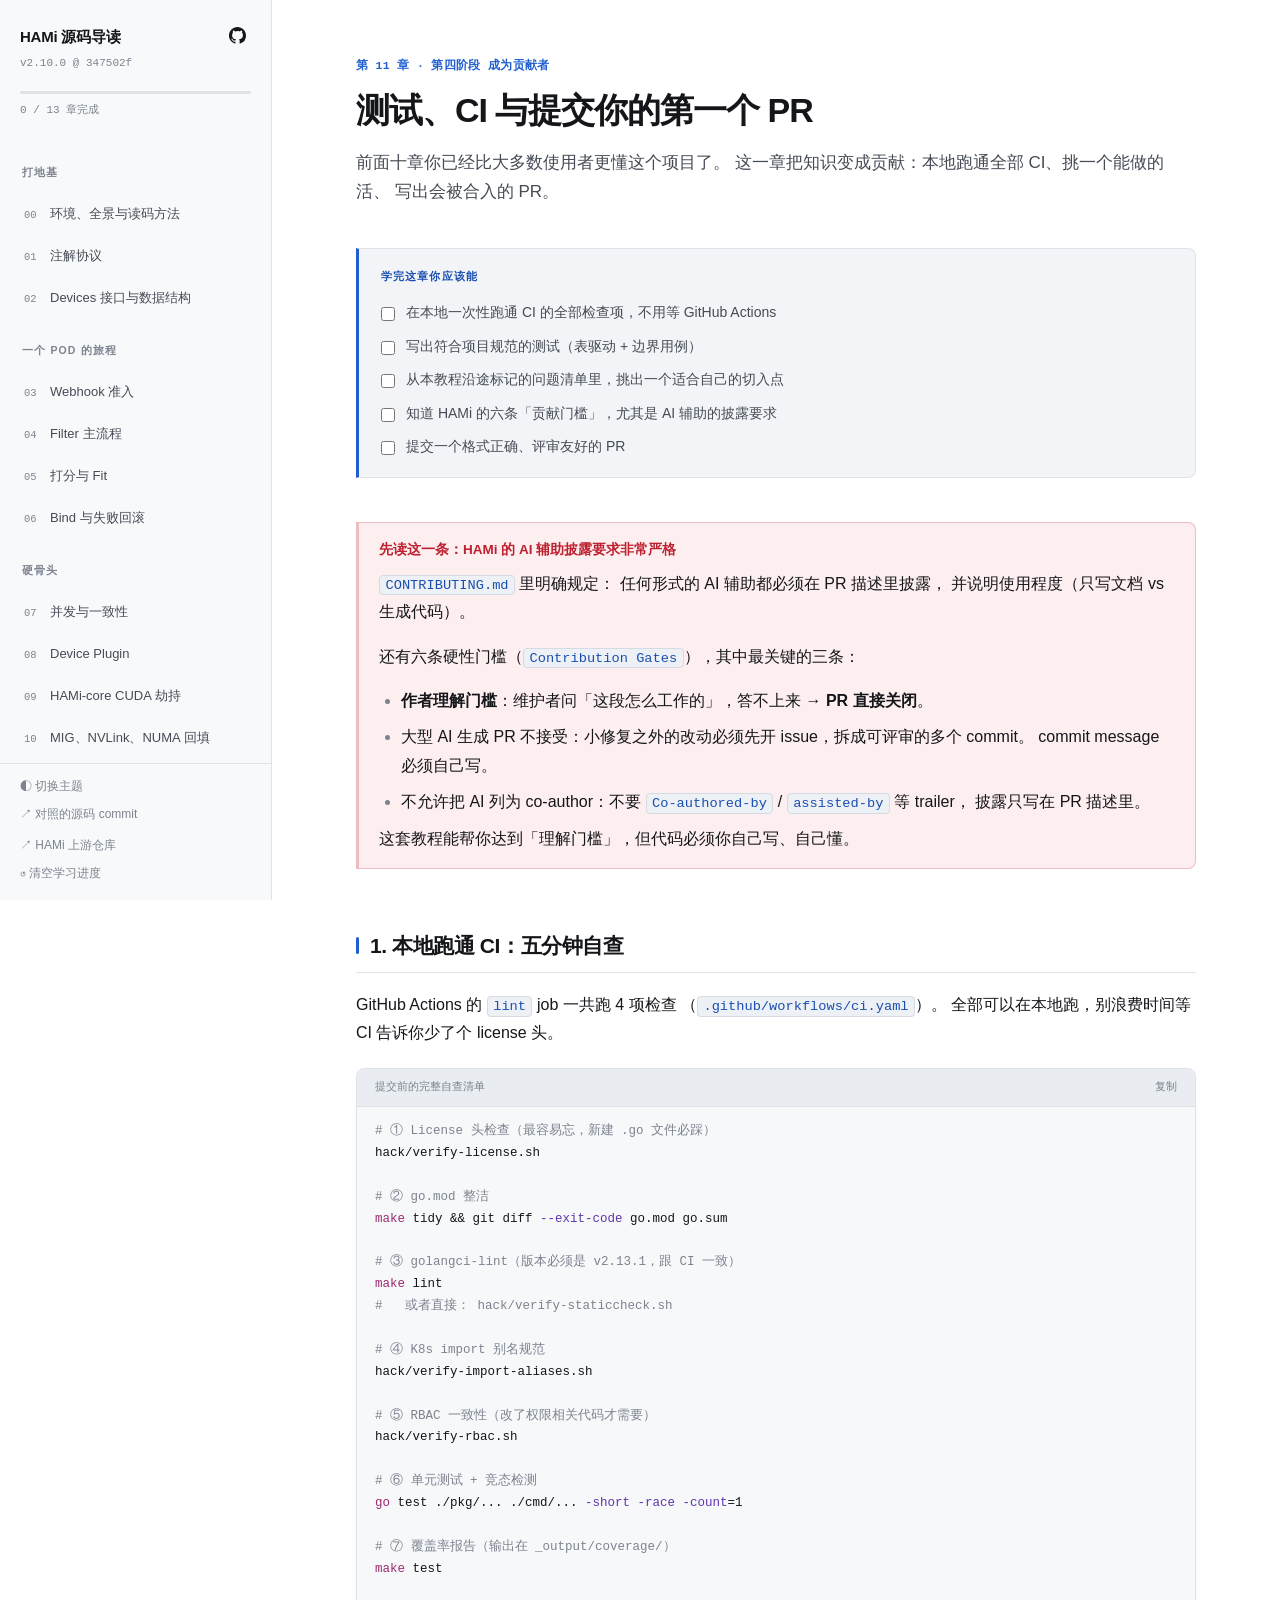
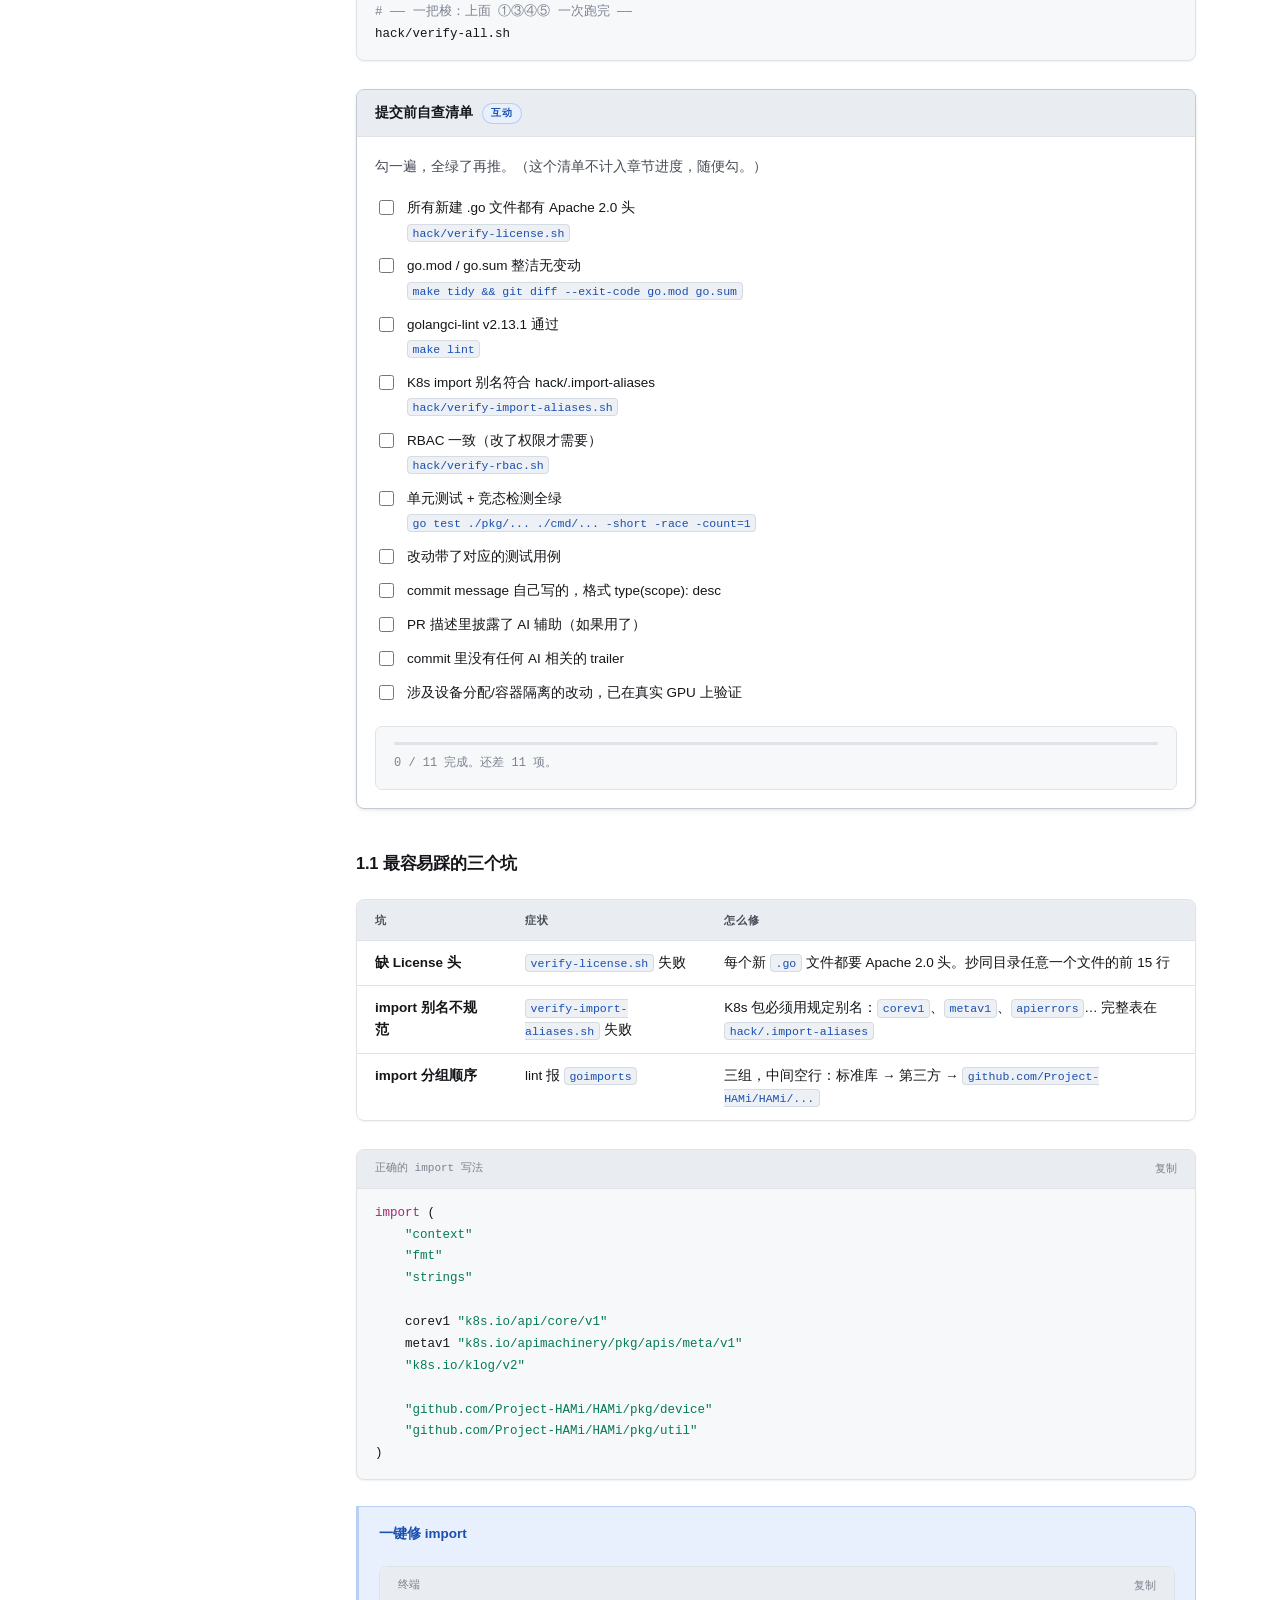
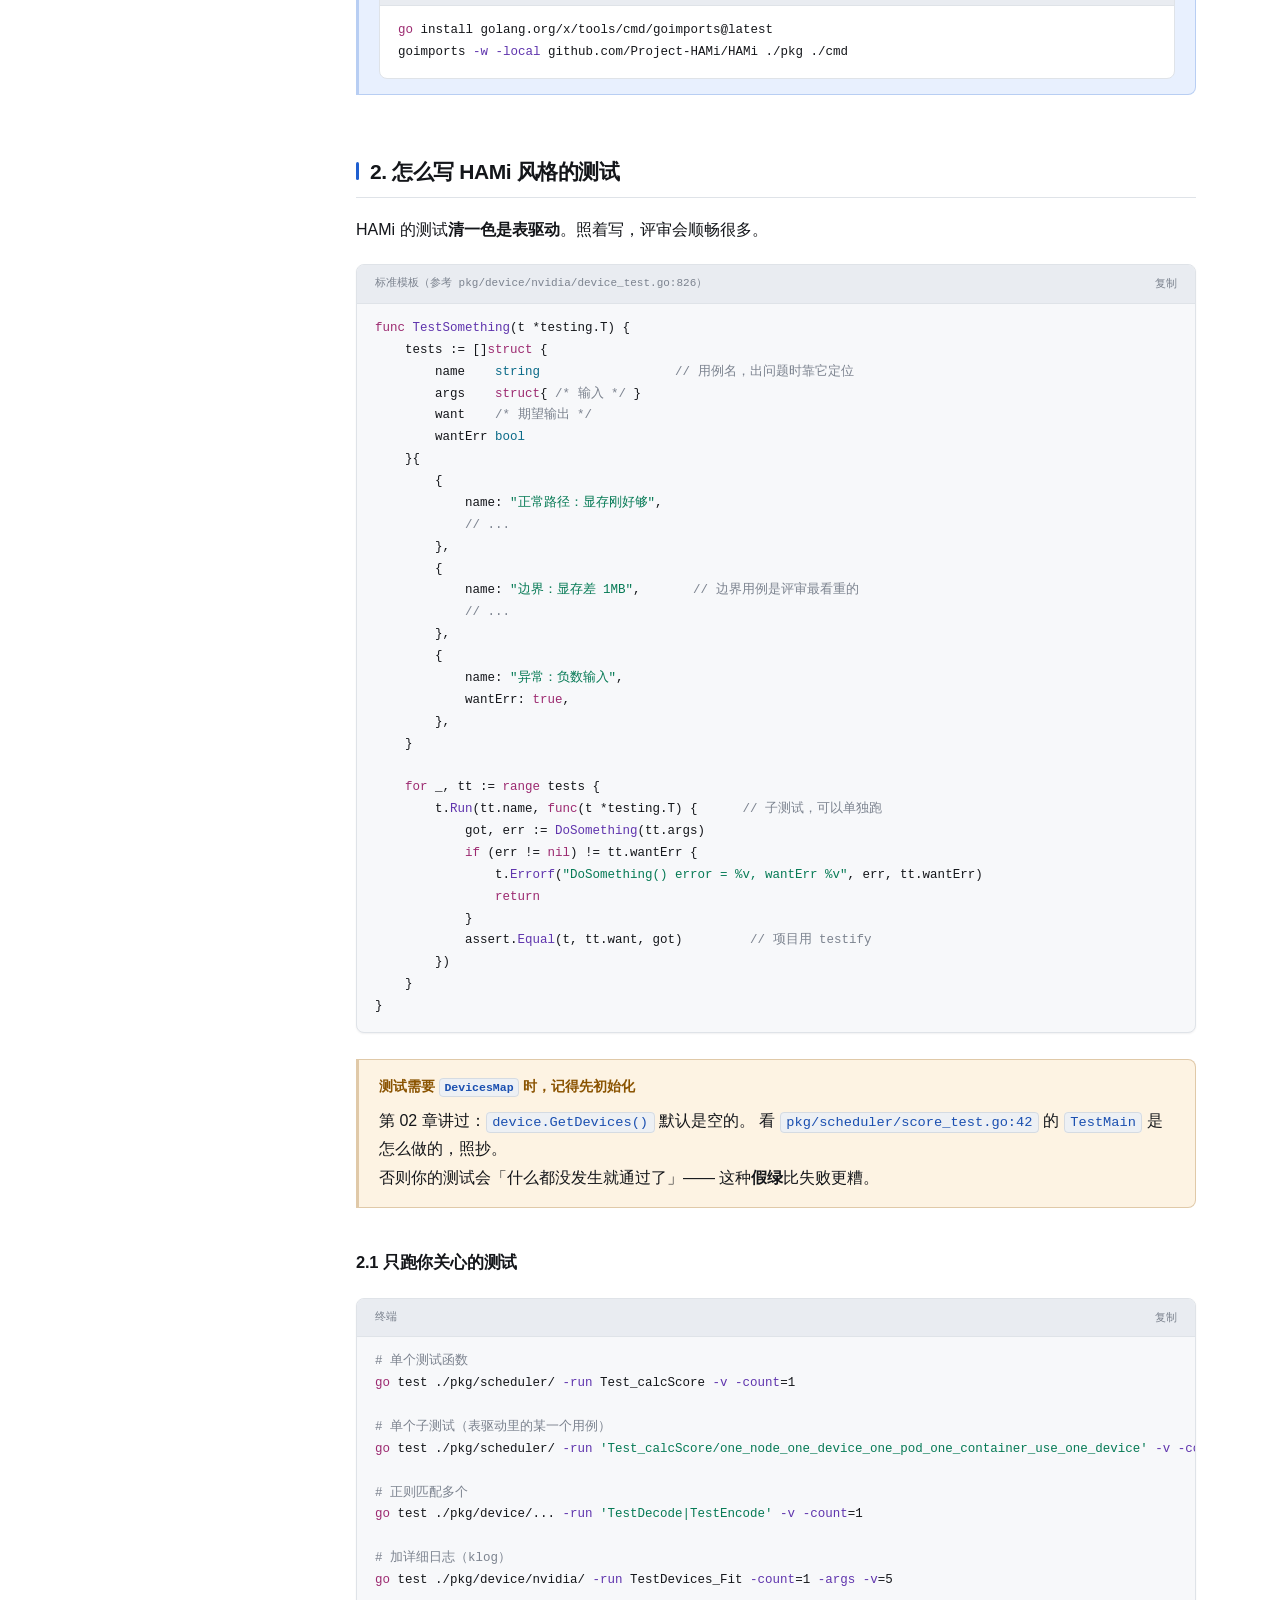
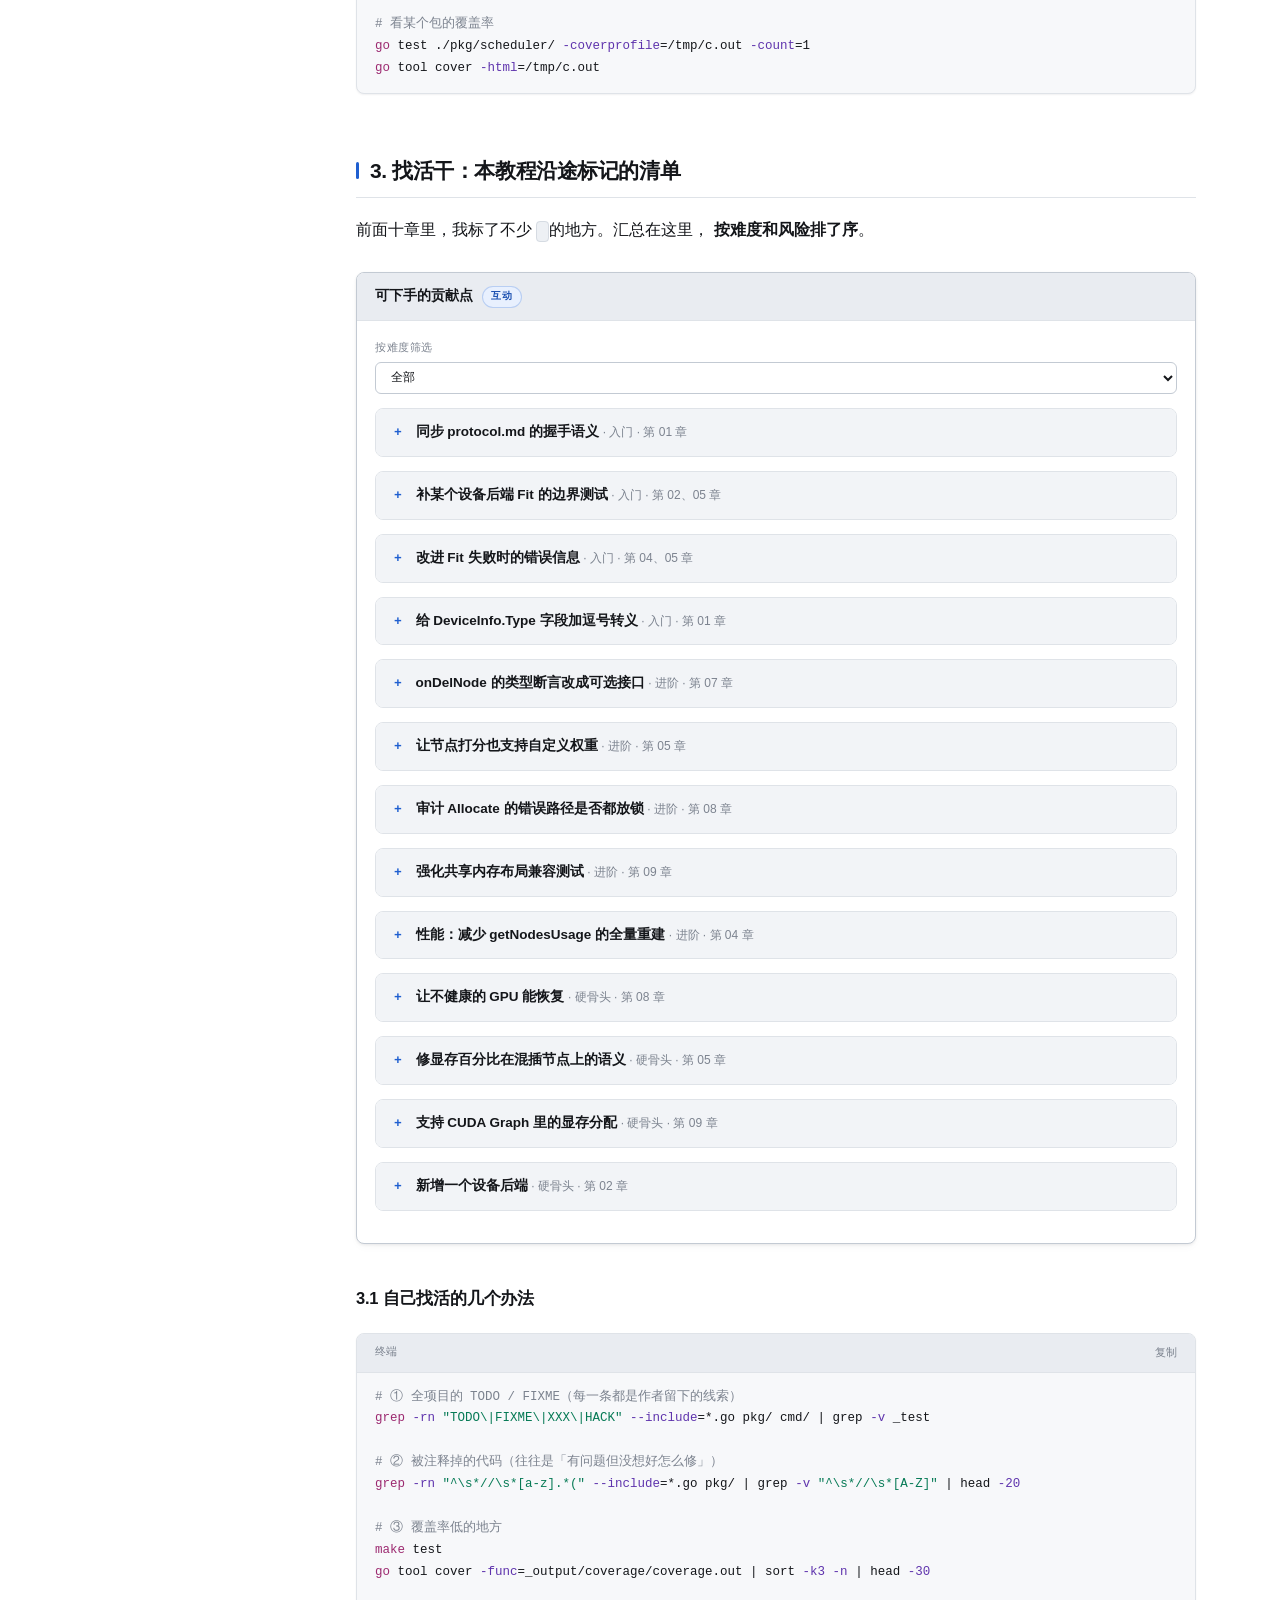
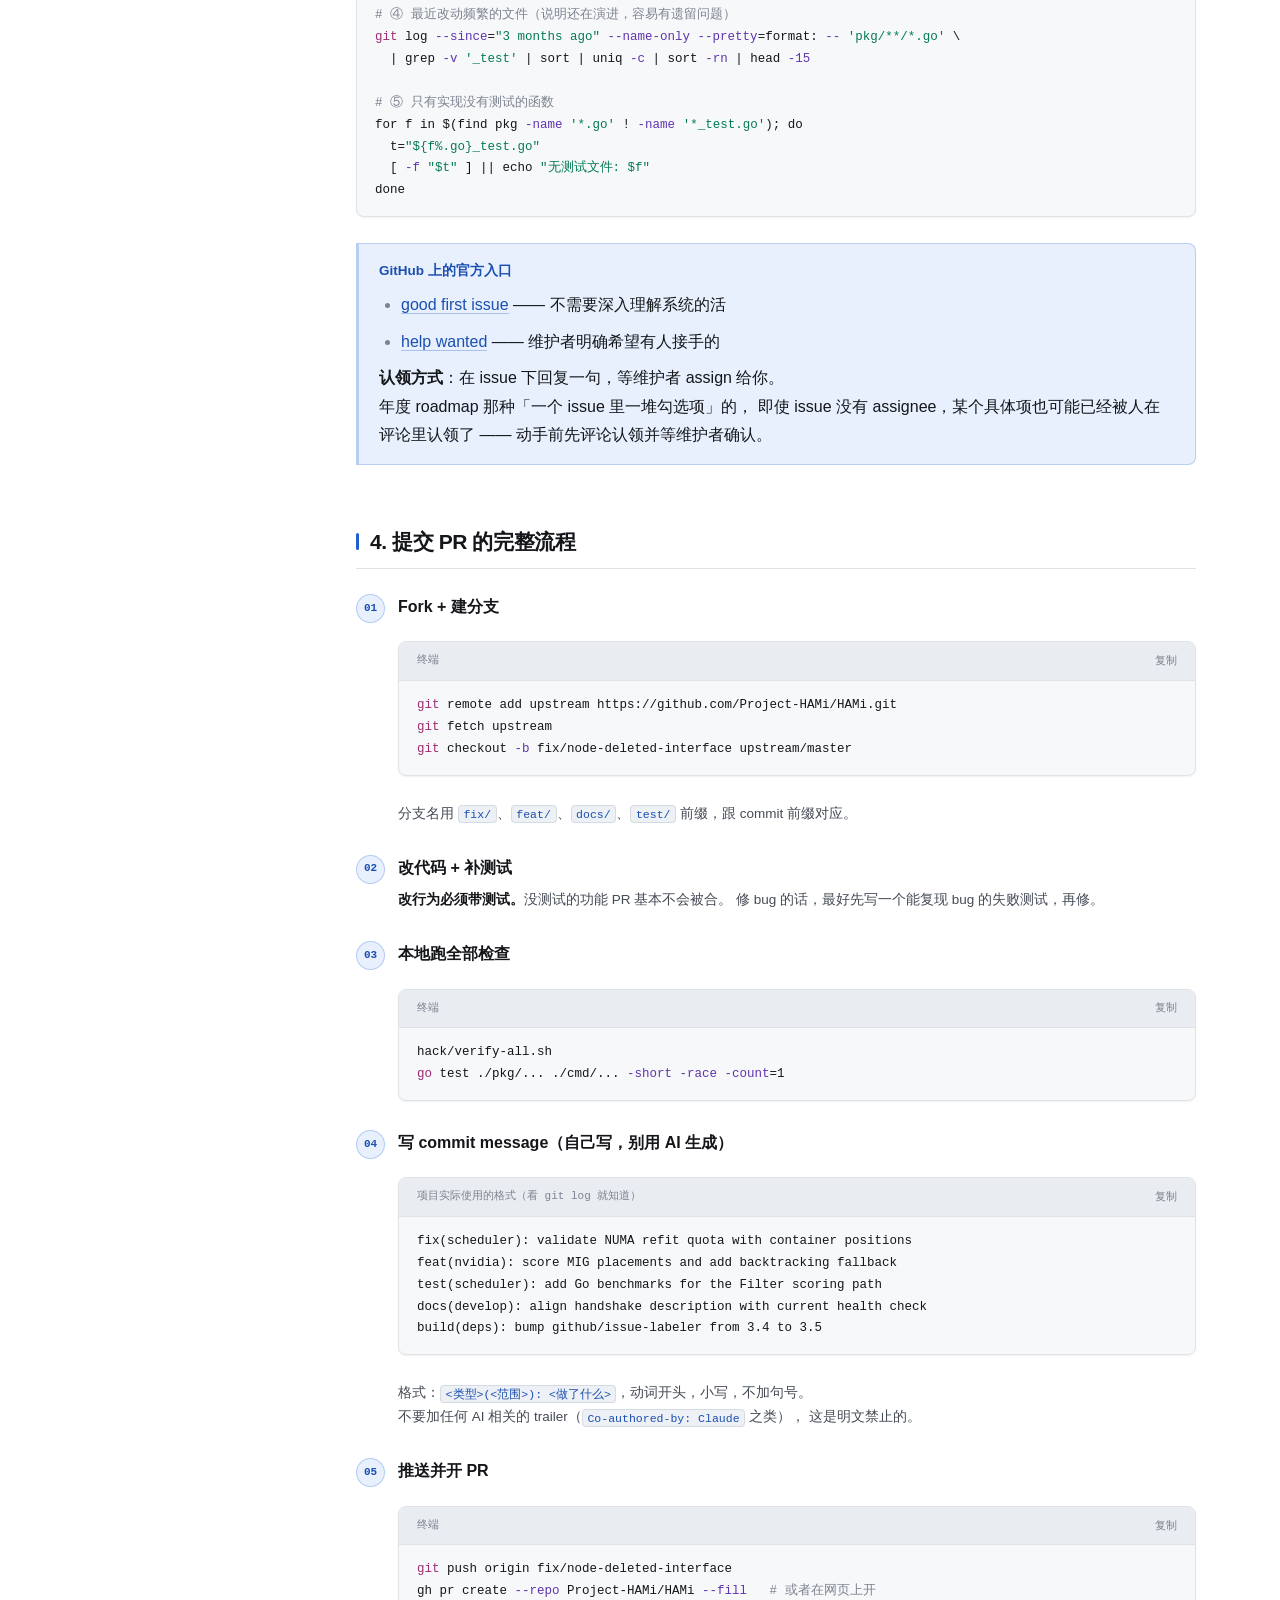
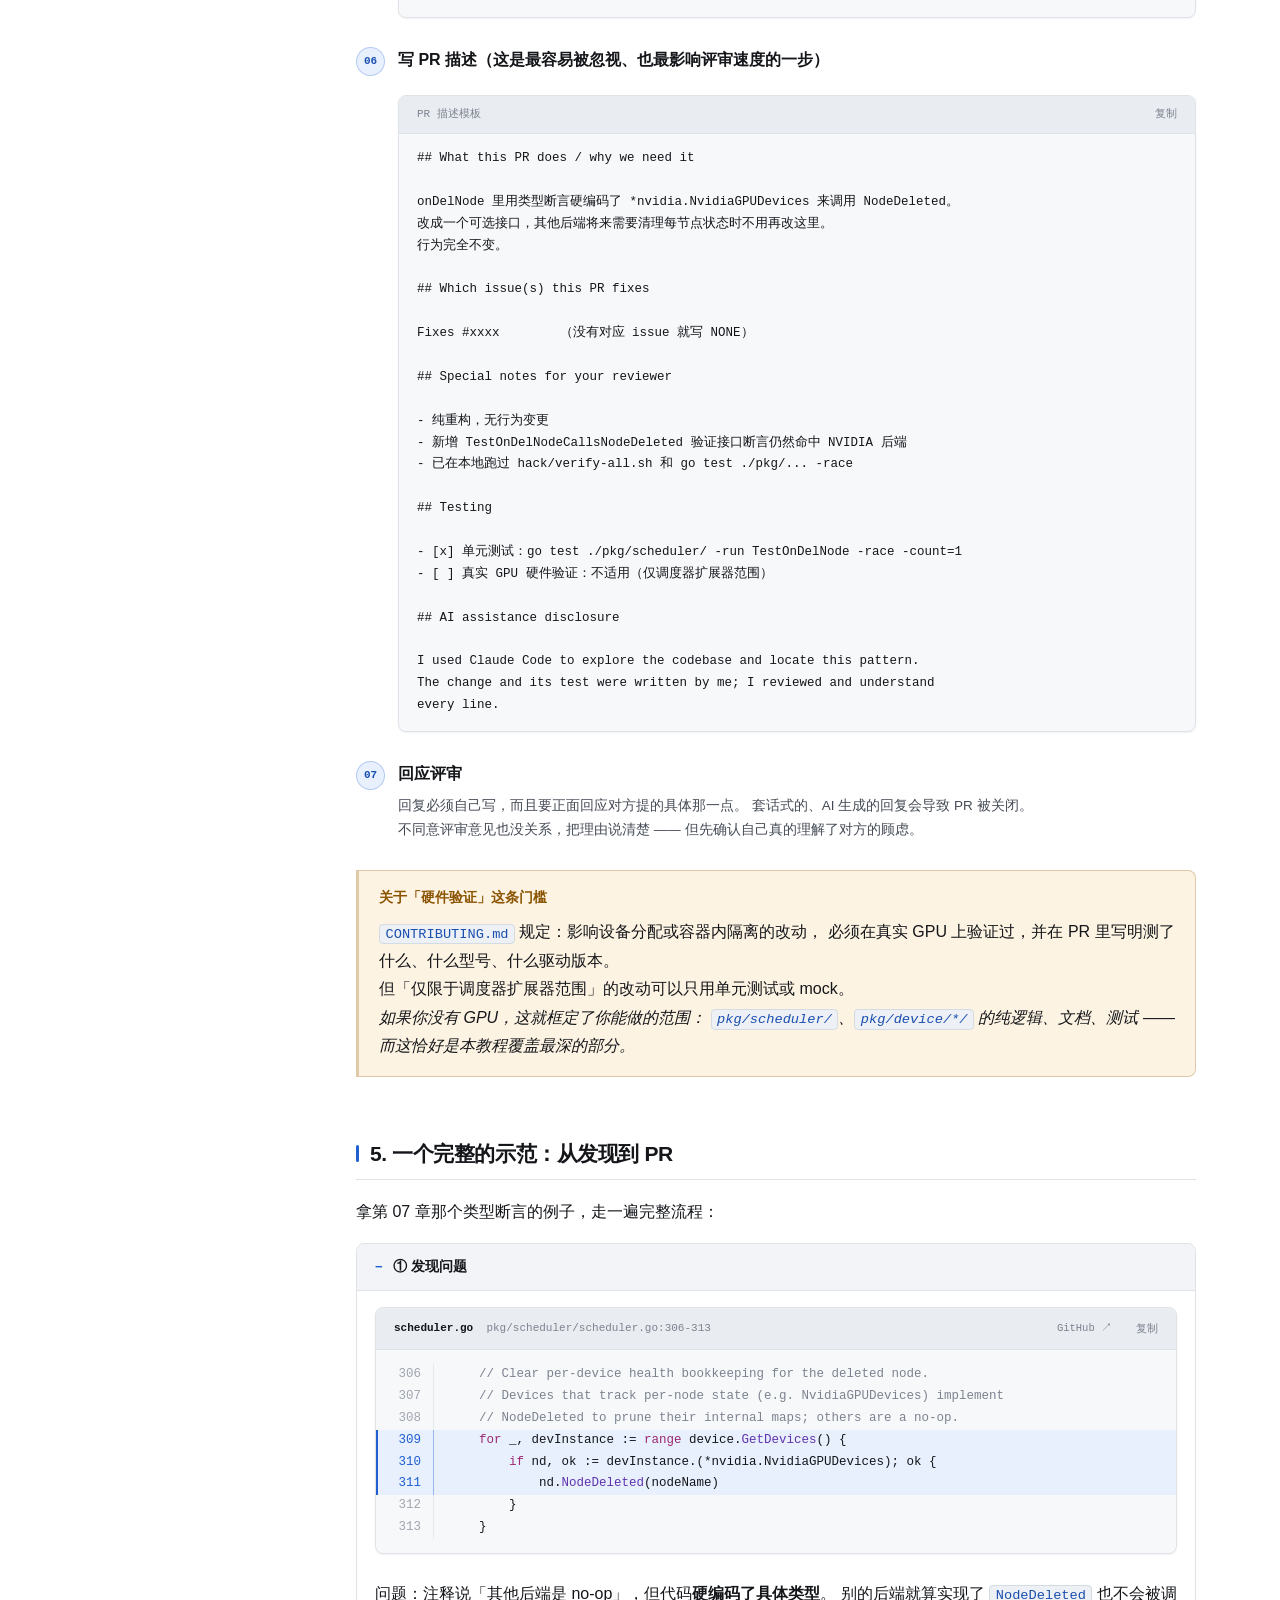
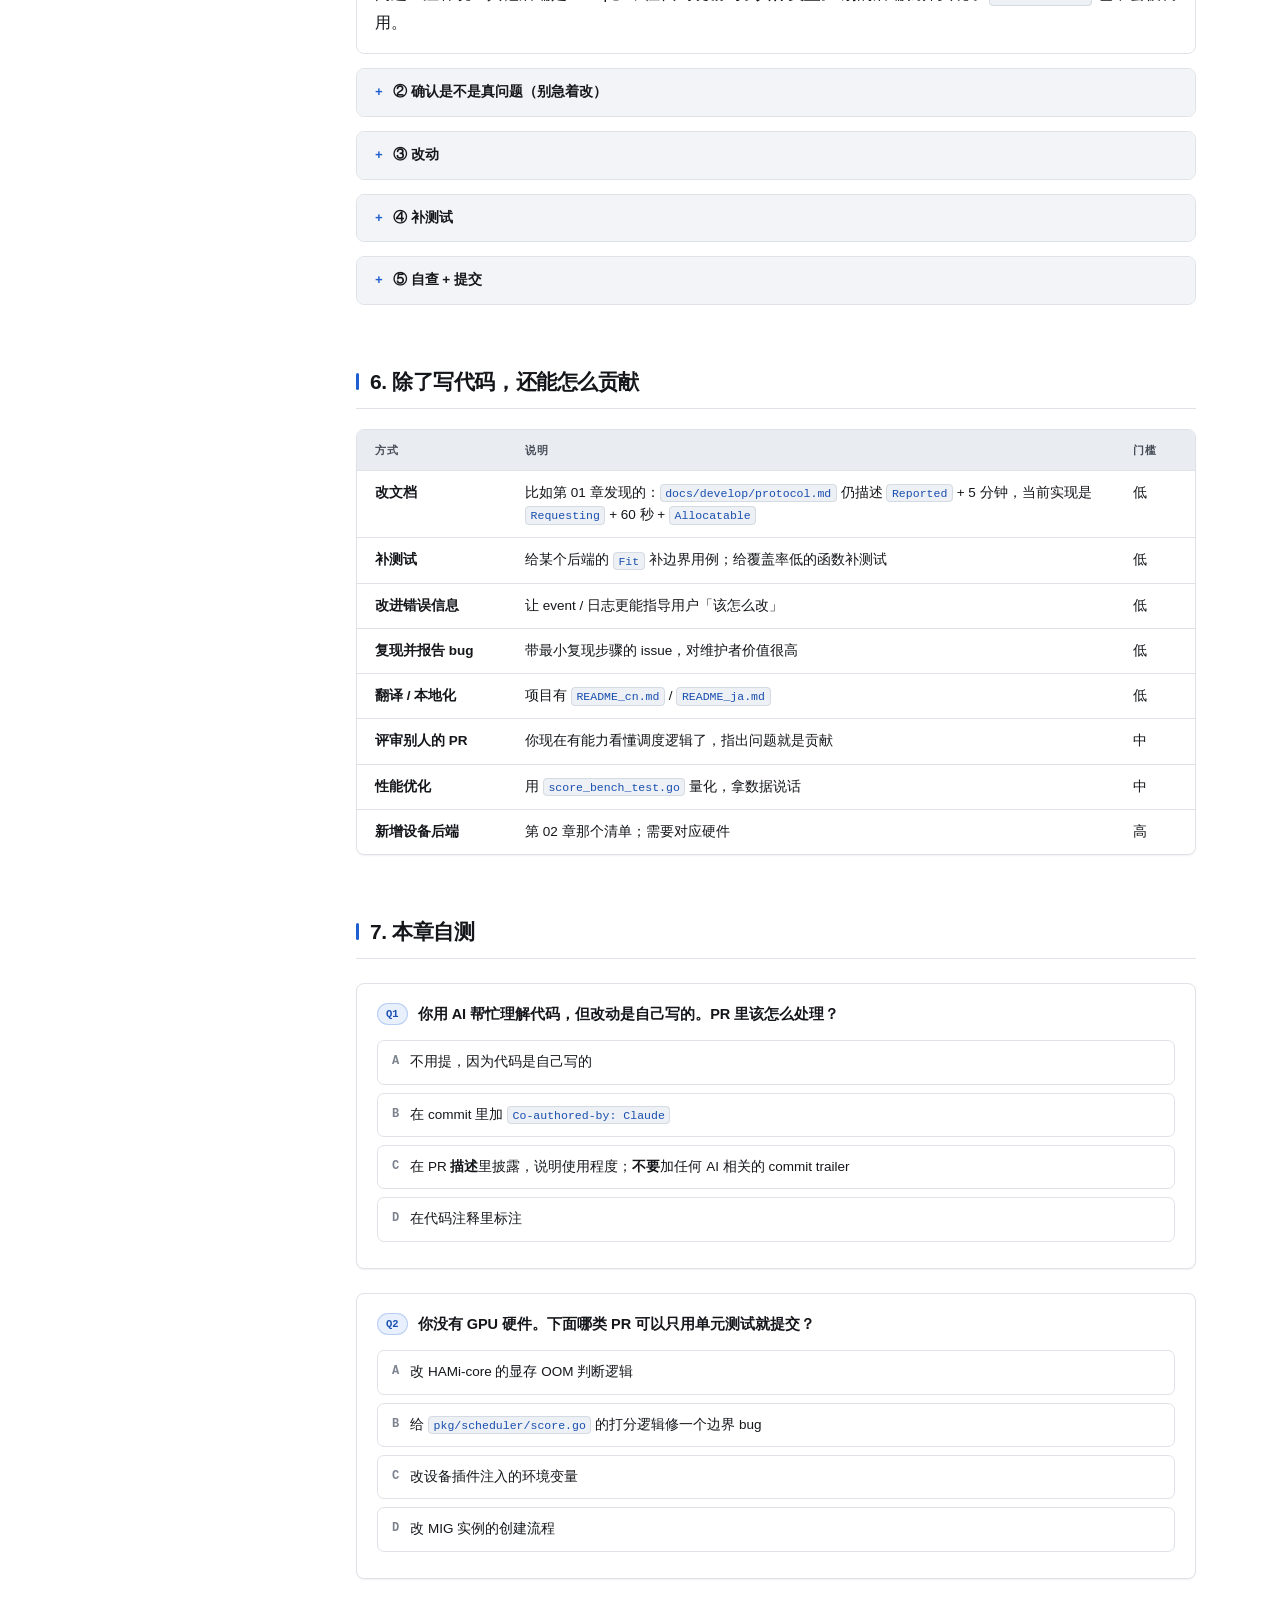
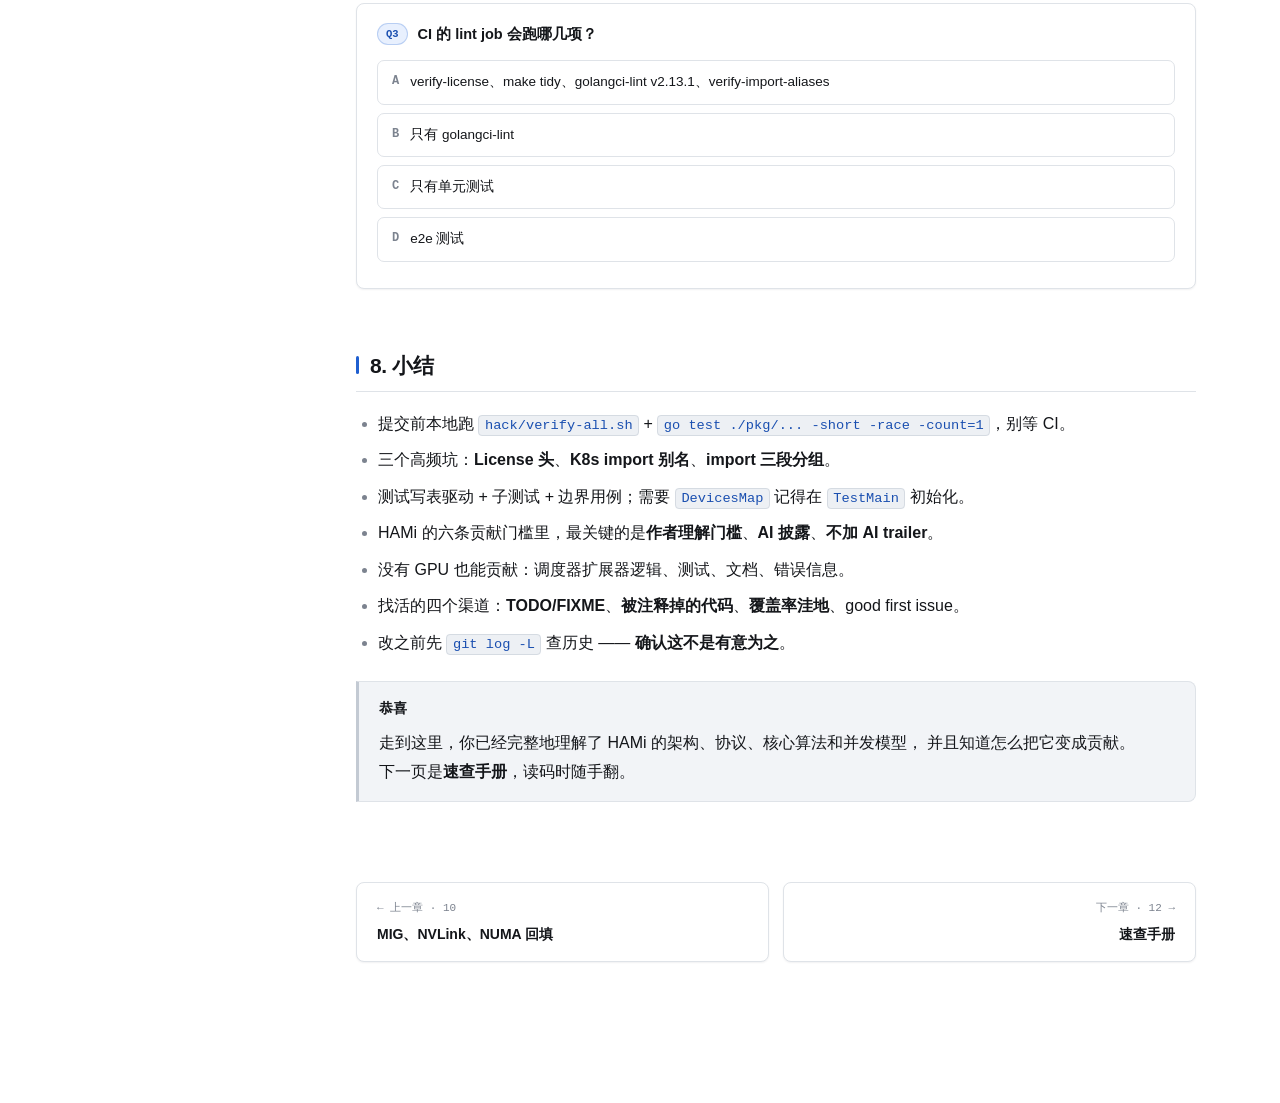
<file: chapters/11-contribute.html>
<!DOCTYPE html>
<html lang="zh-CN">
<head>
<meta charset="utf-8">
<meta name="viewport" content="width=device-width, initial-scale=1">
<title>11 · 测试、CI 与第一个 PR — HAMi 源码导读</title>
<link rel="stylesheet" href="../assets/css/style.css">
<link rel="icon" href="data:image/svg+xml,%3Csvg xmlns='http://www.w3.org/2000/svg' viewBox='0 0 32 32'%3E%3Crect width='32' height='32' rx='7' fill='%2316181d'/%3E%3Ctext x='16' y='23' font-size='17' font-family='monospace' font-weight='bold' fill='%23fff' text-anchor='middle'%3EH%3C/text%3E%3C/svg%3E">
</head>
<body>
<div class="layout">
  <nav class="sidebar" id="sidebar"></nav>
  <main class="main">

    <div class="page-kicker">第 11 章 · 第四阶段 成为贡献者</div>
    <h1 class="page-title">测试、CI 与提交你的第一个 PR</h1>
    <p class="page-lede">
      前面十章你已经比大多数使用者更懂这个项目了。
      这一章把知识变成贡献：本地跑通全部 CI、挑一个能做的活、
      写出会被合入的 PR。
    </p>

    <div class="goals">
      <h3>学完这章你应该能</h3>
      <ul>
        <li>在本地一次性跑通 CI 的全部检查项，不用等 GitHub Actions</li>
        <li>写出符合项目规范的测试（表驱动 + 边界用例）</li>
        <li>从本教程沿途标记的问题清单里，挑出一个适合自己的切入点</li>
        <li>知道 HAMi 的六条「贡献门槛」，尤其是 AI 辅助的披露要求</li>
        <li>提交一个格式正确、评审友好的 PR</li>
      </ul>
    </div>

    <div class="note trap">
      <div class="t">先读这一条：HAMi 的 AI 辅助披露要求非常严格</div>
      <p>
        <code>CONTRIBUTING.md</code> 里明确规定：
        任何形式的 AI 辅助都必须在 PR 描述里披露，
        并说明使用程度（只写文档 vs 生成代码）。
      </p>
      <p>还有六条硬性门槛（<code>Contribution Gates</code>），其中最关键的三条：</p>
      <ul style="margin-bottom:0">
        <li><b>作者理解门槛</b>：维护者问「这段怎么工作的」，答不上来 → <strong>PR 直接关闭</strong>。</li>
        <li>大型 AI 生成 PR 不接受：小修复之外的改动必须先开 issue，拆成可评审的多个 commit。
            commit message 必须自己写。</li>
        <li>不允许把 AI 列为 co-author：不要 <code>Co-authored-by</code> / <code>assisted-by</code> 等 trailer，
            披露只写在 PR 描述里。</li>
      </ul>
      <p style="margin-bottom:0">
        这套教程能帮你达到「理解门槛」，但代码必须你自己写、自己懂。
      </p>
    </div>

    <h2>1. 本地跑通 CI：五分钟自查</h2>

    <p>
      GitHub Actions 的 <code>lint</code> job 一共跑 4 项检查
      （<span data-srcref=".github/workflows/ci.yaml"></span>）。
      全部可以在本地跑，别浪费时间等 CI 告诉你少了个 license 头。
    </p>

    <div class="codeblock" data-lang="bash" data-title="提交前的完整自查清单">
<pre><code># ① License 头检查（最容易忘，新建 .go 文件必踩）
hack/verify-license.sh

# ② go.mod 整洁
make tidy && git diff --exit-code go.mod go.sum

# ③ golangci-lint（版本必须是 v2.13.1，跟 CI 一致）
make lint
#   或者直接： hack/verify-staticcheck.sh

# ④ K8s import 别名规范
hack/verify-import-aliases.sh

# ⑤ RBAC 一致性（改了权限相关代码才需要）
hack/verify-rbac.sh

# ⑥ 单元测试 + 竞态检测
go test ./pkg/... ./cmd/... -short -race -count=1

# ⑦ 覆盖率报告（输出在 _output/coverage/）
make test

# —— 一把梭：上面 ①③④⑤ 一次跑完 ——
hack/verify-all.sh</code></pre>
    </div>

    <div class="lab">
      <header>提交前自查清单<span class="badge">互动</span></header>
      <div class="body">
        <p style="font-size:13.5px;color:var(--fg-soft);margin-bottom:12px">
          勾一遍，全绿了再推。（这个清单不计入章节进度，随便勾。）
        </p>
        <div id="ciList"></div>
        <div class="out" id="ciOut"></div>
      </div>
    </div>

    <h3>1.1 最容易踩的三个坑</h3>

    <div class="tbl-wrap">
    <table>
      <tr><th style="width:150px">坑</th><th>症状</th><th>怎么修</th></tr>
      <tr>
        <td><b>缺 License 头</b></td>
        <td><code>verify-license.sh</code> 失败</td>
        <td>每个新 <code>.go</code> 文件都要 Apache 2.0 头。抄同目录任意一个文件的前 15 行</td>
      </tr>
      <tr>
        <td><b>import 别名不规范</b></td>
        <td><code>verify-import-aliases.sh</code> 失败</td>
        <td>K8s 包必须用规定别名：<code>corev1</code>、<code>metav1</code>、<code>apierrors</code>…
            完整表在 <span data-srcref="hack/.import-aliases"></span></td>
      </tr>
      <tr>
        <td><b>import 分组顺序</b></td>
        <td>lint 报 <code>goimports</code></td>
        <td>三组，中间空行：标准库 → 第三方 → <code>github.com/Project-HAMi/HAMi/...</code></td>
      </tr>
    </table>
    </div>

    <div class="codeblock" data-lang="go" data-title="正确的 import 写法">
<pre><code>import (
	"context"
	"fmt"
	"strings"

	corev1 "k8s.io/api/core/v1"
	metav1 "k8s.io/apimachinery/pkg/apis/meta/v1"
	"k8s.io/klog/v2"

	"github.com/Project-HAMi/HAMi/pkg/device"
	"github.com/Project-HAMi/HAMi/pkg/util"
)</code></pre>
    </div>

    <div class="note tip">
      <div class="t">一键修 import</div>
      <div class="codeblock" data-lang="bash">
<pre><code>go install golang.org/x/tools/cmd/goimports@latest
goimports -w -local github.com/Project-HAMi/HAMi ./pkg ./cmd</code></pre>
      </div>
    </div>

    <h2>2. 怎么写 HAMi 风格的测试</h2>

    <p>
      HAMi 的测试<strong>清一色是表驱动</strong>。照着写，评审会顺畅很多。
    </p>

    <div class="codeblock" data-lang="go" data-title="标准模板（参考 pkg/device/nvidia/device_test.go:826）">
<pre><code>func TestSomething(t *testing.T) {
	tests := []struct {
		name    string                  // 用例名，出问题时靠它定位
		args    struct{ /* 输入 */ }
		want    /* 期望输出 */
		wantErr bool
	}{
		{
			name: "正常路径：显存刚好够",
			// ...
		},
		{
			name: "边界：显存差 1MB",       // 边界用例是评审最看重的
			// ...
		},
		{
			name: "异常：负数输入",
			wantErr: true,
		},
	}

	for _, tt := range tests {
		t.Run(tt.name, func(t *testing.T) {      // 子测试，可以单独跑
			got, err := DoSomething(tt.args)
			if (err != nil) != tt.wantErr {
				t.Errorf("DoSomething() error = %v, wantErr %v", err, tt.wantErr)
				return
			}
			assert.Equal(t, tt.want, got)         // 项目用 testify
		})
	}
}</code></pre>
    </div>

    <div class="note warn">
      <div class="t">测试需要 <code>DevicesMap</code> 时，记得先初始化</div>
      <p style="margin-bottom:0">
        第 02 章讲过：<code>device.GetDevices()</code> 默认是空的。
        看 <span data-srcref="pkg/scheduler/score_test.go:42"></span> 的 <code>TestMain</code>
        是怎么做的，照抄。
        <br>否则你的测试会「什么都没发生就通过了」—— 这种<strong>假绿</strong>比失败更糟。
      </p>
    </div>

    <h3>2.1 只跑你关心的测试</h3>

    <div class="codeblock" data-lang="bash">
<pre><code># 单个测试函数
go test ./pkg/scheduler/ -run Test_calcScore -v -count=1

# 单个子测试（表驱动里的某一个用例）
go test ./pkg/scheduler/ -run 'Test_calcScore/one_node_one_device_one_pod_one_container_use_one_device' -v -count=1

# 正则匹配多个
go test ./pkg/device/... -run 'TestDecode|TestEncode' -v -count=1

# 加详细日志（klog）
go test ./pkg/device/nvidia/ -run TestDevices_Fit -count=1 -args -v=5

# 看某个包的覆盖率
go test ./pkg/scheduler/ -coverprofile=/tmp/c.out -count=1
go tool cover -html=/tmp/c.out</code></pre>
    </div>

    <h2>3. 找活干：本教程沿途标记的清单</h2>

    <p>
      前面十章里，我标了不少 <code></code> 的地方。汇总在这里，
      <strong>按难度和风险排了序</strong>。
    </p>

    <div class="lab">
      <header>可下手的贡献点<span class="badge">互动</span></header>
      <div class="body">
        <div class="field-row">
          <div style="flex:1 1 160px"><label class="f">按难度筛选</label>
            <select id="taskLevel">
              <option value="all">全部</option>
              <option value="1">入门（几十行，低风险）</option>
              <option value="2">进阶（需要理解上下文）</option>
              <option value="3">硬骨头（需要设计讨论）</option>
            </select>
          </div>
        </div>
        <div id="taskList"></div>
      </div>
    </div>

    <h3>3.1 自己找活的几个办法</h3>

    <div class="codeblock" data-lang="bash">
<pre><code># ① 全项目的 TODO / FIXME（每一条都是作者留下的线索）
grep -rn "TODO\|FIXME\|XXX\|HACK" --include=*.go pkg/ cmd/ | grep -v _test

# ② 被注释掉的代码（往往是「有问题但没想好怎么修」）
grep -rn "^\s*//\s*[a-z].*(" --include=*.go pkg/ | grep -v "^\s*//\s*[A-Z]" | head -20

# ③ 覆盖率低的地方
make test
go tool cover -func=_output/coverage/coverage.out | sort -k3 -n | head -30

# ④ 最近改动频繁的文件（说明还在演进，容易有遗留问题）
git log --since="3 months ago" --name-only --pretty=format: -- 'pkg/**/*.go' \
  | grep -v '_test' | sort | uniq -c | sort -rn | head -15

# ⑤ 只有实现没有测试的函数
for f in $(find pkg -name '*.go' ! -name '*_test.go'); do
  t="${f%.go}_test.go"
  [ -f "$t" ] || echo "无测试文件: $f"
done</code></pre>
    </div>

    <div class="note tip">
      <div class="t">GitHub 上的官方入口</div>
      <ul style="margin-bottom:0">
        <li><a href="https://github.com/Project-HAMi/HAMi/issues?q=is%3Aopen+is%3Aissue+label%3A%22good+first+issue%22" target="_blank" rel="noopener">good first issue</a>
            —— 不需要深入理解系统的活</li>
        <li><a href="https://github.com/Project-HAMi/HAMi/issues?q=is%3Aopen+is%3Aissue+label%3A%22help+wanted%22" target="_blank" rel="noopener">help wanted</a>
            —— 维护者明确希望有人接手的</li>
      </ul>
      <p style="margin-bottom:0">
        <strong>认领方式</strong>：在 issue 下回复一句，等维护者 assign 给你。
        <br>年度 roadmap 那种「一个 issue 里一堆勾选项」的，
        即使 issue 没有 assignee，某个具体项也可能已经被人在评论里认领了 ——
        动手前先评论认领并等维护者确认。
      </p>
    </div>

    <h2>4. 提交 PR 的完整流程</h2>

    <ol class="steps">
      <li>
        <span class="st">Fork + 建分支</span>
        <div class="codeblock" data-lang="bash"><pre><code>git remote add upstream https://github.com/Project-HAMi/HAMi.git
git fetch upstream
git checkout -b fix/node-deleted-interface upstream/master</code></pre></div>
        <p style="font-size:13.5px;color:var(--fg-soft)">
          分支名用 <code>fix/</code>、<code>feat/</code>、<code>docs/</code>、<code>test/</code> 前缀，跟 commit 前缀对应。
        </p>
      </li>
      <li>
        <span class="st">改代码 + 补测试</span>
        <p style="font-size:13.5px;color:var(--fg-soft)">
          <strong>改行为必须带测试。</strong>没测试的功能 PR 基本不会被合。
          修 bug 的话，最好先写一个能复现 bug 的失败测试，再修。
        </p>
      </li>
      <li>
        <span class="st">本地跑全部检查</span>
        <div class="codeblock" data-lang="bash"><pre><code>hack/verify-all.sh
go test ./pkg/... ./cmd/... -short -race -count=1</code></pre></div>
      </li>
      <li>
        <span class="st">写 commit message（自己写，别用 AI 生成）</span>
        <div class="codeblock" data-lang="bash" data-title="项目实际使用的格式（看 git log 就知道）">
<pre><code>fix(scheduler): validate NUMA refit quota with container positions
feat(nvidia): score MIG placements and add backtracking fallback
test(scheduler): add Go benchmarks for the Filter scoring path
docs(develop): align handshake description with current health check
build(deps): bump github/issue-labeler from 3.4 to 3.5</code></pre></div>
        <p style="font-size:13.5px;color:var(--fg-soft)">
          格式：<code>&lt;类型&gt;(&lt;范围&gt;): &lt;做了什么&gt;</code>，动词开头，小写，不加句号。
          <br>不要加任何 AI 相关的 trailer（<code>Co-authored-by: Claude</code> 之类），
          这是明文禁止的。
        </p>
      </li>
      <li>
        <span class="st">推送并开 PR</span>
        <div class="codeblock" data-lang="bash"><pre><code>git push origin fix/node-deleted-interface
gh pr create --repo Project-HAMi/HAMi --fill   # 或者在网页上开</code></pre></div>
      </li>
      <li>
        <span class="st">写 PR 描述（这是最容易被忽视、也最影响评审速度的一步）</span>
        <div class="codeblock" data-lang="text" data-title="PR 描述模板">
<pre><code>## What this PR does / why we need it

onDelNode 里用类型断言硬编码了 *nvidia.NvidiaGPUDevices 来调用 NodeDeleted。
改成一个可选接口，其他后端将来需要清理每节点状态时不用再改这里。
行为完全不变。

## Which issue(s) this PR fixes

Fixes #xxxx        （没有对应 issue 就写 NONE）

## Special notes for your reviewer

- 纯重构，无行为变更
- 新增 TestOnDelNodeCallsNodeDeleted 验证接口断言仍然命中 NVIDIA 后端
- 已在本地跑过 hack/verify-all.sh 和 go test ./pkg/... -race

## Testing

- [x] 单元测试：go test ./pkg/scheduler/ -run TestOnDelNode -race -count=1
- [ ] 真实 GPU 硬件验证：不适用（仅调度器扩展器范围）

## AI assistance disclosure

I used Claude Code to explore the codebase and locate this pattern.
The change and its test were written by me; I reviewed and understand
every line.</code></pre></div>
      </li>
      <li>
        <span class="st">回应评审</span>
        <p style="font-size:13.5px;color:var(--fg-soft)">
          回复必须自己写，而且要正面回应对方提的具体那一点。
          套话式的、AI 生成的回复会导致 PR 被关闭。
          <br>不同意评审意见也没关系，把理由说清楚 —— 但先确认自己真的理解了对方的顾虑。
        </p>
      </li>
    </ol>

    <div class="note warn">
      <div class="t">关于「硬件验证」这条门槛</div>
      <p style="margin-bottom:0">
        <code>CONTRIBUTING.md</code> 规定：影响设备分配或容器内隔离的改动，
        必须在真实 GPU 上验证过，并在 PR 里写明测了什么、什么型号、什么驱动版本。
        <br>但「仅限于调度器扩展器范围」的改动可以只用单元测试或 mock。
        <br><em>如果你没有 GPU，这就框定了你能做的范围：
        <code>pkg/scheduler/</code>、<code>pkg/device/*/</code> 的纯逻辑、文档、测试 ——
        而这恰好是本教程覆盖最深的部分。</em>
      </p>
    </div>

    <h2>5. 一个完整的示范：从发现到 PR</h2>

    <p>拿第 07 章那个类型断言的例子，走一遍完整流程：</p>

    <details class="fold" open>
      <summary>① 发现问题</summary>
      <div class="fold-body">
        <div class="codeblock" data-file="pkg/scheduler/scheduler.go" data-start="306" data-lang="go" data-hl="4-6">
<pre><code>	// Clear per-device health bookkeeping for the deleted node.
	// Devices that track per-node state (e.g. NvidiaGPUDevices) implement
	// NodeDeleted to prune their internal maps; others are a no-op.
	for _, devInstance := range device.GetDevices() {
		if nd, ok := devInstance.(*nvidia.NvidiaGPUDevices); ok {
			nd.NodeDeleted(nodeName)
		}
	}</code></pre>
        </div>
        <p>问题：注释说「其他后端是 no-op」，但代码<strong>硬编码了具体类型</strong>。
           别的后端就算实现了 <code>NodeDeleted</code> 也不会被调用。</p>
      </div>
    </details>

    <details class="fold">
      <summary>② 确认是不是真问题（别急着改）</summary>
      <div class="fold-body">
        <div class="codeblock" data-lang="bash">
<pre><code># 有没有别的后端也实现了 NodeDeleted？
grep -rn "func.*NodeDeleted" pkg/device/ --include=*.go

# 是不是有意为之？看这行是什么时候、为什么加的
git log -L 308,315:pkg/scheduler/scheduler.go | head -60

# GitHub 上有没有相关讨论
# 搜 issue: "NodeDeleted" / "type assertion"</code></pre>
        </div>
        <p style="margin-bottom:0">
          <strong>这一步不能省。</strong>很多「看起来不对」的代码其实有原因，
          直接提 PR 会显得没做功课。
        </p>
      </div>
    </details>

    <details class="fold">
      <summary>③ 改动</summary>
      <div class="fold-body">
        <div class="codeblock" data-lang="go" data-title="改成可选接口（跟 policyNeutralScorer 一致的模式）">
<pre><code>// nodeDeletedNotifier is implemented by device backends that keep per-node
// bookkeeping and need to prune it when a node leaves the cluster. Backends
// that keep no per-node state simply do not implement it.
type nodeDeletedNotifier interface {
	NodeDeleted(nodeName string)
}

// ... 在 onDelNode 里：
	for _, devInstance := range device.GetDevices() {
		if nd, ok := devInstance.(nodeDeletedNotifier); ok {
			nd.NodeDeleted(nodeName)
		}
	}</code></pre>
        </div>
        <p style="margin-bottom:0">
          注意：<strong>项目里已经有这个模式了</strong>（第 05 章的 <code>policyNeutralScorer</code>）。
          跟随代码库已有的惯例，比引入新写法更容易被接受。
        </p>
      </div>
    </details>

    <details class="fold">
      <summary>④ 补测试</summary>
      <div class="fold-body">
        <div class="codeblock" data-lang="go">
<pre><code>func TestOnDelNodeNotifiesBackends(t *testing.T) {
	// 验证：NVIDIA 后端（真实类型）仍然会被通知到
	// 验证：一个假的实现了 nodeDeletedNotifier 的后端也会被通知到
	// 验证：没实现该接口的后端不会 panic
}</code></pre>
        </div>
        <p style="margin-bottom:0">
          第三条尤其重要 —— <strong>证明改动没有引入新的崩溃路径</strong>。
        </p>
      </div>
    </details>

    <details class="fold">
      <summary>⑤ 自查 + 提交</summary>
      <div class="fold-body">
        <div class="codeblock" data-lang="bash">
<pre><code>hack/verify-all.sh
go test ./pkg/scheduler/ -race -count=1

git add -p
git commit    # 自己写 message：
              # refactor(scheduler): notify device backends of node deletion via interface
git push origin refactor/node-deleted-interface</code></pre>
        </div>
      </div>
    </details>

    <h2>6. 除了写代码，还能怎么贡献</h2>

    <div class="tbl-wrap">
    <table>
      <tr><th style="width:150px">方式</th><th>说明</th><th style="width:80px">门槛</th></tr>
      <tr><td><b>改文档</b></td><td>比如第 01 章发现的：<code>docs/develop/protocol.md</code> 仍描述 <code>Reported</code> + 5 分钟，当前实现是 <code>Requesting</code> + 60 秒 + <code>Allocatable</code></td><td>低</td></tr>
      <tr><td><b>补测试</b></td><td>给某个后端的 <code>Fit</code> 补边界用例；给覆盖率低的函数补测试</td><td>低</td></tr>
      <tr><td><b>改进错误信息</b></td><td>让 event / 日志更能指导用户「该怎么改」</td><td>低</td></tr>
      <tr><td><b>复现并报告 bug</b></td><td>带最小复现步骤的 issue，对维护者价值很高</td><td>低</td></tr>
      <tr><td><b>翻译 / 本地化</b></td><td>项目有 <code>README_cn.md</code> / <code>README_ja.md</code></td><td>低</td></tr>
      <tr><td><b>评审别人的 PR</b></td><td>你现在有能力看懂调度逻辑了，指出问题就是贡献</td><td>中</td></tr>
      <tr><td><b>性能优化</b></td><td>用 <code>score_bench_test.go</code> 量化，拿数据说话</td><td>中</td></tr>
      <tr><td><b>新增设备后端</b></td><td>第 02 章那个清单；需要对应硬件</td><td>高</td></tr>
    </table>
    </div>

    <h2>7. 本章自测</h2>

    <div class="quiz" data-answer="C">
      <div class="q">你用 AI 帮忙理解代码，但改动是自己写的。PR 里该怎么处理？</div>
      <div class="opt" data-k="A"><span class="k">A</span><span>不用提，因为代码是自己写的</span></div>
      <div class="opt" data-k="B"><span class="k">B</span><span>在 commit 里加 <code>Co-authored-by: Claude</code></span></div>
      <div class="opt" data-k="C"><span class="k">C</span><span>在 PR <b>描述</b>里披露，说明使用程度；<b>不要</b>加任何 AI 相关的 commit trailer</span></div>
      <div class="opt" data-k="D"><span class="k">D</span><span>在代码注释里标注</span></div>
      <div class="expl">
        <code>CONTRIBUTING.md</code> 说得很明确：
        任何形式的 AI 辅助都要披露（包括只用来理解代码），
        而且<strong>披露只写在 PR 描述里</strong>。
        <br>Gate 5「Commit trailer hygiene」<strong>明文禁止</strong>把 AI 列为 co-author，
        或用 <code>assisted-by</code> / <code>co-developed-by</code> 之类的 trailer。
        <br>唯一的例外是「单个关键词或短语的 tab 补全」不用披露。
      </div>
    </div>

    <div class="quiz" data-answer="B">
      <div class="q">你没有 GPU 硬件。下面哪类 PR <strong>可以</strong>只用单元测试就提交？</div>
      <div class="opt" data-k="A"><span class="k">A</span><span>改 HAMi-core 的显存 OOM 判断逻辑</span></div>
      <div class="opt" data-k="B"><span class="k">B</span><span>给 <code>pkg/scheduler/score.go</code> 的打分逻辑修一个边界 bug</span></div>
      <div class="opt" data-k="C"><span class="k">C</span><span>改设备插件注入的环境变量</span></div>
      <div class="opt" data-k="D"><span class="k">D</span><span>改 MIG 实例的创建流程</span></div>
      <div class="expl">
        Gate 2 规定：<strong>影响设备分配或容器内隔离</strong>的改动必须真机验证，
        但「scoped to the scheduler extender」的改动可以用 mock 或单元测试。
        <br>A（容器内隔离）、C（设备分配）、D（MIG 实例创建）都需要真实硬件。
        <br>这也意味着：没有 GPU 的贡献者，主战场是调度器扩展器、纯逻辑、测试和文档。正好是本教程第 01-07 章覆盖的部分。
      </div>
    </div>

    <div class="quiz" data-answer="A">
      <div class="q">CI 的 lint job 会跑哪几项？</div>
      <div class="opt" data-k="A"><span class="k">A</span><span>verify-license、make tidy、golangci-lint v2.13.1、verify-import-aliases</span></div>
      <div class="opt" data-k="B"><span class="k">B</span><span>只有 golangci-lint</span></div>
      <div class="opt" data-k="C"><span class="k">C</span><span>只有单元测试</span></div>
      <div class="opt" data-k="D"><span class="k">D</span><span>e2e 测试</span></div>
      <div class="expl">
        见 <code>.github/workflows/ci.yaml</code> 的 <code>lint</code> job。
        golangci-lint 的版本 <strong>v2.13.1</strong> 同时钉在 CI 配置和
        <code>hack/verify-staticcheck.sh</code> 里 —— <strong>本地一定要用同一个版本</strong>，
        不同版本的检查项不一样，本地过了 CI 可能挂。
        <br>单元测试和 e2e 是另外的 job。<code>hack/verify-all.sh</code> 一次跑完 lint 相关的几项。
      </div>
    </div>

    <h2>8. 小结</h2>

    <ul>
      <li>提交前本地跑 <code>hack/verify-all.sh</code> + <code>go test ./pkg/... -short -race -count=1</code>，别等 CI。</li>
      <li>三个高频坑：<b>License 头</b>、<b>K8s import 别名</b>、<b>import 三段分组</b>。</li>
      <li>测试写表驱动 + 子测试 + 边界用例；需要 <code>DevicesMap</code> 记得在 <code>TestMain</code> 初始化。</li>
      <li>HAMi 的六条贡献门槛里，最关键的是<b>作者理解门槛</b>、<b>AI 披露</b>、<b>不加 AI trailer</b>。</li>
      <li>没有 GPU 也能贡献：调度器扩展器逻辑、测试、文档、错误信息。</li>
      <li>找活的四个渠道：<b>TODO/FIXME</b>、<b>被注释掉的代码</b>、<b>覆盖率洼地</b>、good first issue。</li>
      <li>改之前先 <code>git log -L</code> 查历史 —— <b>确认这不是有意为之</b>。</li>
    </ul>

    <div class="note">
      <div class="t">恭喜</div>
      <p style="margin-bottom:0">
        走到这里，你已经完整地理解了 HAMi 的架构、协议、核心算法和并发模型，
        并且知道怎么把它变成贡献。
        <br>下一页是<strong>速查手册</strong>，读码时随手翻。
      </p>
    </div>

    <div class="chapter-nav" id="chapterNav"></div>
  </main>
</div>

<script src="../assets/js/site.js"></script>
<script>
/* ========== 实验室 1：CI 自查清单 ========== */
(function () {
  const ITEMS = [
    ['hack/verify-license.sh', '所有新建 .go 文件都有 Apache 2.0 头'],
    ['make tidy && git diff --exit-code go.mod go.sum', 'go.mod / go.sum 整洁无变动'],
    ['make lint', 'golangci-lint v2.13.1 通过'],
    ['hack/verify-import-aliases.sh', 'K8s import 别名符合 hack/.import-aliases'],
    ['hack/verify-rbac.sh', 'RBAC 一致（改了权限才需要）'],
    ['go test ./pkg/... ./cmd/... -short -race -count=1', '单元测试 + 竞态检测全绿'],
    ['—', '改动带了对应的测试用例'],
    ['—', 'commit message 自己写的，格式 type(scope): desc'],
    ['—', 'PR 描述里披露了 AI 辅助（如果用了）'],
    ['—', 'commit 里没有任何 AI 相关的 trailer'],
    ['—', '涉及设备分配/容器隔离的改动，已在真实 GPU 上验证'],
  ];
  const host = document.getElementById('ciList');
  const out = document.getElementById('ciOut');
  host.innerHTML = ITEMS.map((it, i) => `
    <label style="display:flex;gap:10px;align-items:flex-start;padding:5px 0;cursor:pointer;font-size:13.5px">
      <input type="checkbox" data-i="${i}" style="margin-top:4px;accent-color:var(--accent);width:15px;height:15px;flex:none">
      <span>
        <span>${it[1]}</span>
        ${it[0] !== '—' ? `<br><code style="font-size:11.5px">${it[0]}</code>` : ''}
      </span>
    </label>`).join('');
  function upd() {
    const boxes = host.querySelectorAll('input');
    const done = [...boxes].filter(b => b.checked).length;
    const pct = Math.round(done / ITEMS.length * 100);
    out.innerHTML = `<div class="progress-bar" style="margin-bottom:8px"><i style="width:${pct}%"></i></div>` +
      (done === ITEMS.length
        ? '<span class="ok">✓ 全部就绪，可以推送开 PR 了。</span>'
        : `<span class="dim">${done} / ${ITEMS.length} 完成。还差 ${ITEMS.length - done} 项。</span>`);
  }
  host.querySelectorAll('input').forEach(b => b.addEventListener('change', upd));
  upd();
})();

/* ========== 实验室 2：贡献点清单 ========== */
(function () {
  const TASKS = [
    { lv: 1, t: '同步 protocol.md 的握手语义', ch: '第 01 章',
      d: '文档仍写插件回复 Reported、5 分钟超时；当前内置 NVIDIA 插件不写 Reported，代码在 60 秒后结合 Allocatable 判断。',
      where: 'docs/develop/protocol.md · pkg/device/devices.go:593 · pkg/device/nvidia/device.go:235',
      how: '按当前实现补齐状态转换和第二信号，避免只改超时数字后仍然误导。' },
    { lv: 1, t: '补某个设备后端 Fit 的边界测试', ch: '第 02、05 章',
      d: '当前 16 个 Fit 实现里，有些边界用例不全（显存差 1MB、算力刚好 100、份数用完等）。',
      where: 'pkg/device/*/device_test.go',
      how: '对照 nvidia 的 TestDevices_Fit（826 行起）补齐。零风险，纯增量。' },
    { lv: 1, t: '改进 Fit 失败时的错误信息', ch: '第 04、05 章',
      d: '有些原因常量只说「不够」，没说「差多少」。用户拿到 event 不知道该改成多少。',
      where: 'pkg/device/common/common.go · 各后端 Fit',
      how: '在 GenReason 里带上实际值和需求值。注意格式必须能被 ParseReason 解析。' },
    { lv: 1, t: '给 DeviceInfo.Type 字段加逗号转义', ch: '第 01 章',
      d: '型号名里有逗号会导致 DecodeNodeDevices 报 unexpected field count。目前靠约定用连字符规避。',
      where: 'pkg/device/devices.go:391 EncodeNodeDevices',
      how: '改编码格式是破坏性变更，需要考虑滚动升级兼容 —— 先开 issue 讨论。' },

    { lv: 2, t: 'onDelNode 的类型断言改成可选接口', ch: '第 07 章',
      d: '硬编码了 *nvidia.NvidiaGPUDevices，其他后端实现了 NodeDeleted 也不会被调用。',
      where: 'pkg/scheduler/scheduler.go:308',
      how: '照抄 policyNeutralScorer 的模式（node_policy.go:64）。纯重构，行为不变，好评审。' },
    { lv: 2, t: '让节点打分也支持自定义权重', ch: '第 05 章',
      d: 'ComputeScore 支持 hami.io/device-scoring-weights，但 ComputeDefaultScore 是硬编码等权重。',
      where: 'pkg/scheduler/policy/node_policy.go:110',
      how: '先开 issue 问这是不是有意为之 —— 可能有兼容性考虑。' },
    { lv: 2, t: '审计 Allocate 的错误路径是否都放锁', ch: '第 08 章',
      d: 'getPendingPod 失败那条路径的 ReleaseNodeLock 被注释掉了，只能等 5 分钟超时。',
      where: 'pkg/device-plugin/.../plugin/server.go:862',
      how: '逻辑上确实不知道是哪个 Pod。可以考虑「按节点名释放」的兜底路径。先搜 issue。' },
    { lv: 2, t: '强化共享内存布局兼容测试', ch: '第 09 章',
      d: '代码已有 magic、major/minor 版本校验和 v1 布局测试；仍需保证每次布局变化都升级版本并锁定字段偏移与大小。',
      where: 'pkg/monitor/nvidia/cudevshr.go · pkg/monitor/nvidia/v*/spec_test.go · libvgpu/src/multiprocess/multiprocess_memory_limit.h',
      how: '为 v0/v1 补齐偏移和大小断言，并在变更 shared_region_t 时同步升级版本与兼容分支。' },
    { lv: 2, t: '性能：减少 getNodesUsage 的全量重建', ch: '第 04 章',
      d: '每次 Filter 都把所有节点、所有 Pod 重算一遍。节点多时是热点。',
      where: 'pkg/scheduler/scheduler.go:773',
      how: '先用 score_bench_test.go 量化现状，拿数据开 issue 讨论方案。' },

    { lv: 3, t: '让不健康的 GPU 能恢复', ch: '第 08 章',
      d: 'ListAndWatch 里明确标了 FIXME：「there is no way to recover from the Unhealthy state」。临时性 XID 错误会让整张卡永久浪费。',
      where: 'pkg/device-plugin/.../plugin/server.go:633 · rm/health.go',
      how: '需要设计恢复检测逻辑 + 真机验证。先开 issue 讨论方案。' },
    { lv: 3, t: '修显存百分比在混插节点上的语义', ch: '第 05 章',
      d: 'memreq = dev.Totalmem * pct / 100 按每张卡各自算，V100 32G 和 A100 80G 上「50%」含义完全不同。代码里有 //This incurs an issue 注释。',
      where: 'pkg/device/nvidia/device.go:919',
      how: '涉及语义变更，需要设计讨论 + 兼容方案。' },
    { lv: 3, t: '支持 CUDA Graph 里的显存分配', ch: '第 09 章',
      d: 'find_symbols_in_table 显式跳过 cuGraph*，图内分配绕过限制。',
      where: 'libvgpu/src/cuda/hook.c:320',
      how: 'C 代码 + 需要真实 GPU 验证 + 对 CUDA Graph 内部机制要熟。难度很高。' },
    { lv: 3, t: '新增一个设备后端', ch: '第 02 章',
      d: '实现 Devices 接口 13 个方法 + 注册 + 配置 + Helm chart + 测试 + 示例。',
      where: 'pkg/device/<vendor>/',
      how: '需要对应硬件。抄 pkg/device/kunlun/（245 行）起步最快。先开 issue。' },
  ];
  const ICON = { 1: '', 2: '', 3: '' };
  const LVN = { 1: '入门', 2: '进阶', 3: '硬骨头' };
  const host = document.getElementById('taskList');
  const sel = document.getElementById('taskLevel');
  function render() {
    const f = sel.value;
    const list = TASKS.filter(t => f === 'all' || String(t.lv) === f);
    host.innerHTML = list.map(t => `
      <details class="fold">
        <summary>${ICON[t.lv]} ${t.t} <span style="font-weight:400;color:var(--fg-mute);font-size:12px">· ${LVN[t.lv]} · ${t.ch}</span></summary>
        <div class="fold-body">
          <p style="font-size:13.5px">${t.d}</p>
          <p style="font-size:13px;color:var(--fg-soft);margin-bottom:6px"><b>位置：</b><code>${t.where}</code></p>
          <p style="font-size:13px;color:var(--fg-soft);margin-bottom:0"><b>怎么下手：</b>${t.how}</p>
        </div>
      </details>`).join('') ||
      '<p style="color:var(--fg-mute);font-size:13.5px">没有匹配的条目。</p>';
  }
  sel.addEventListener('change', render);
  render();
})();
</script>
</body>
</html>
</file>
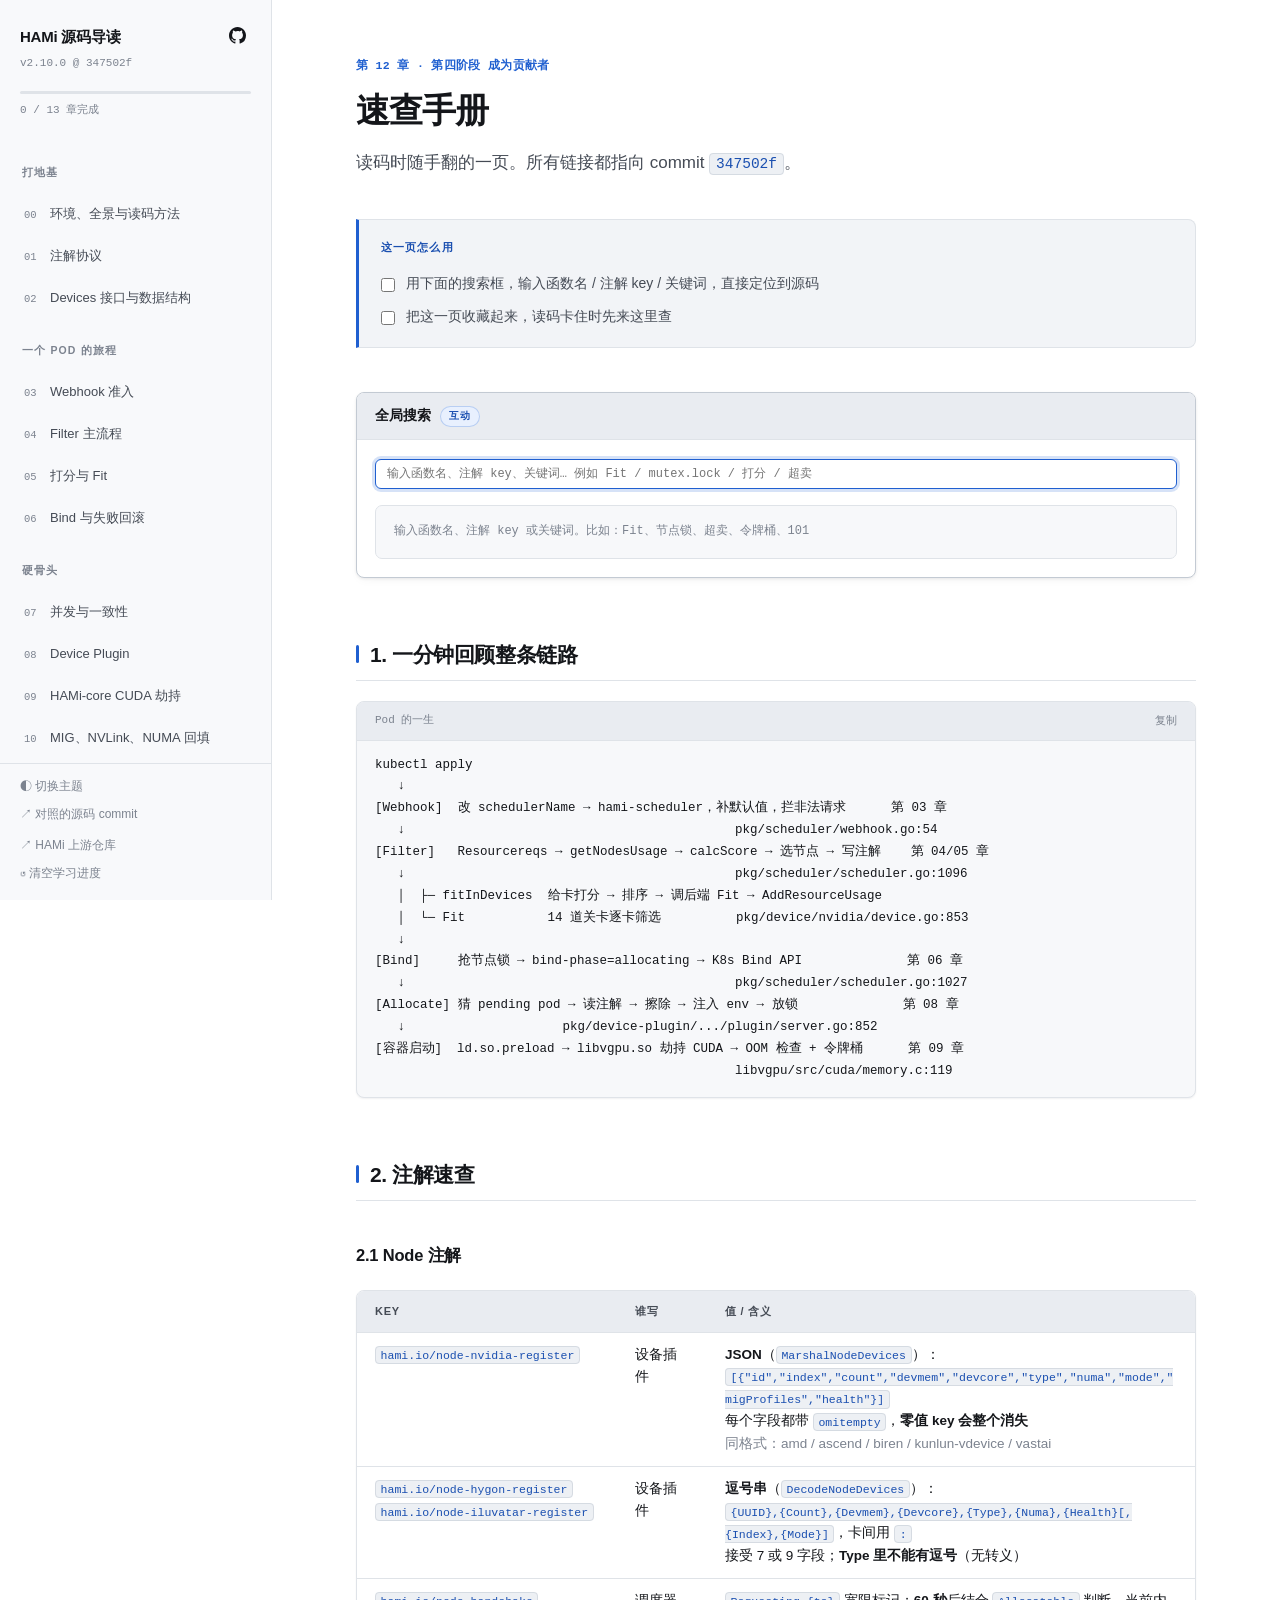
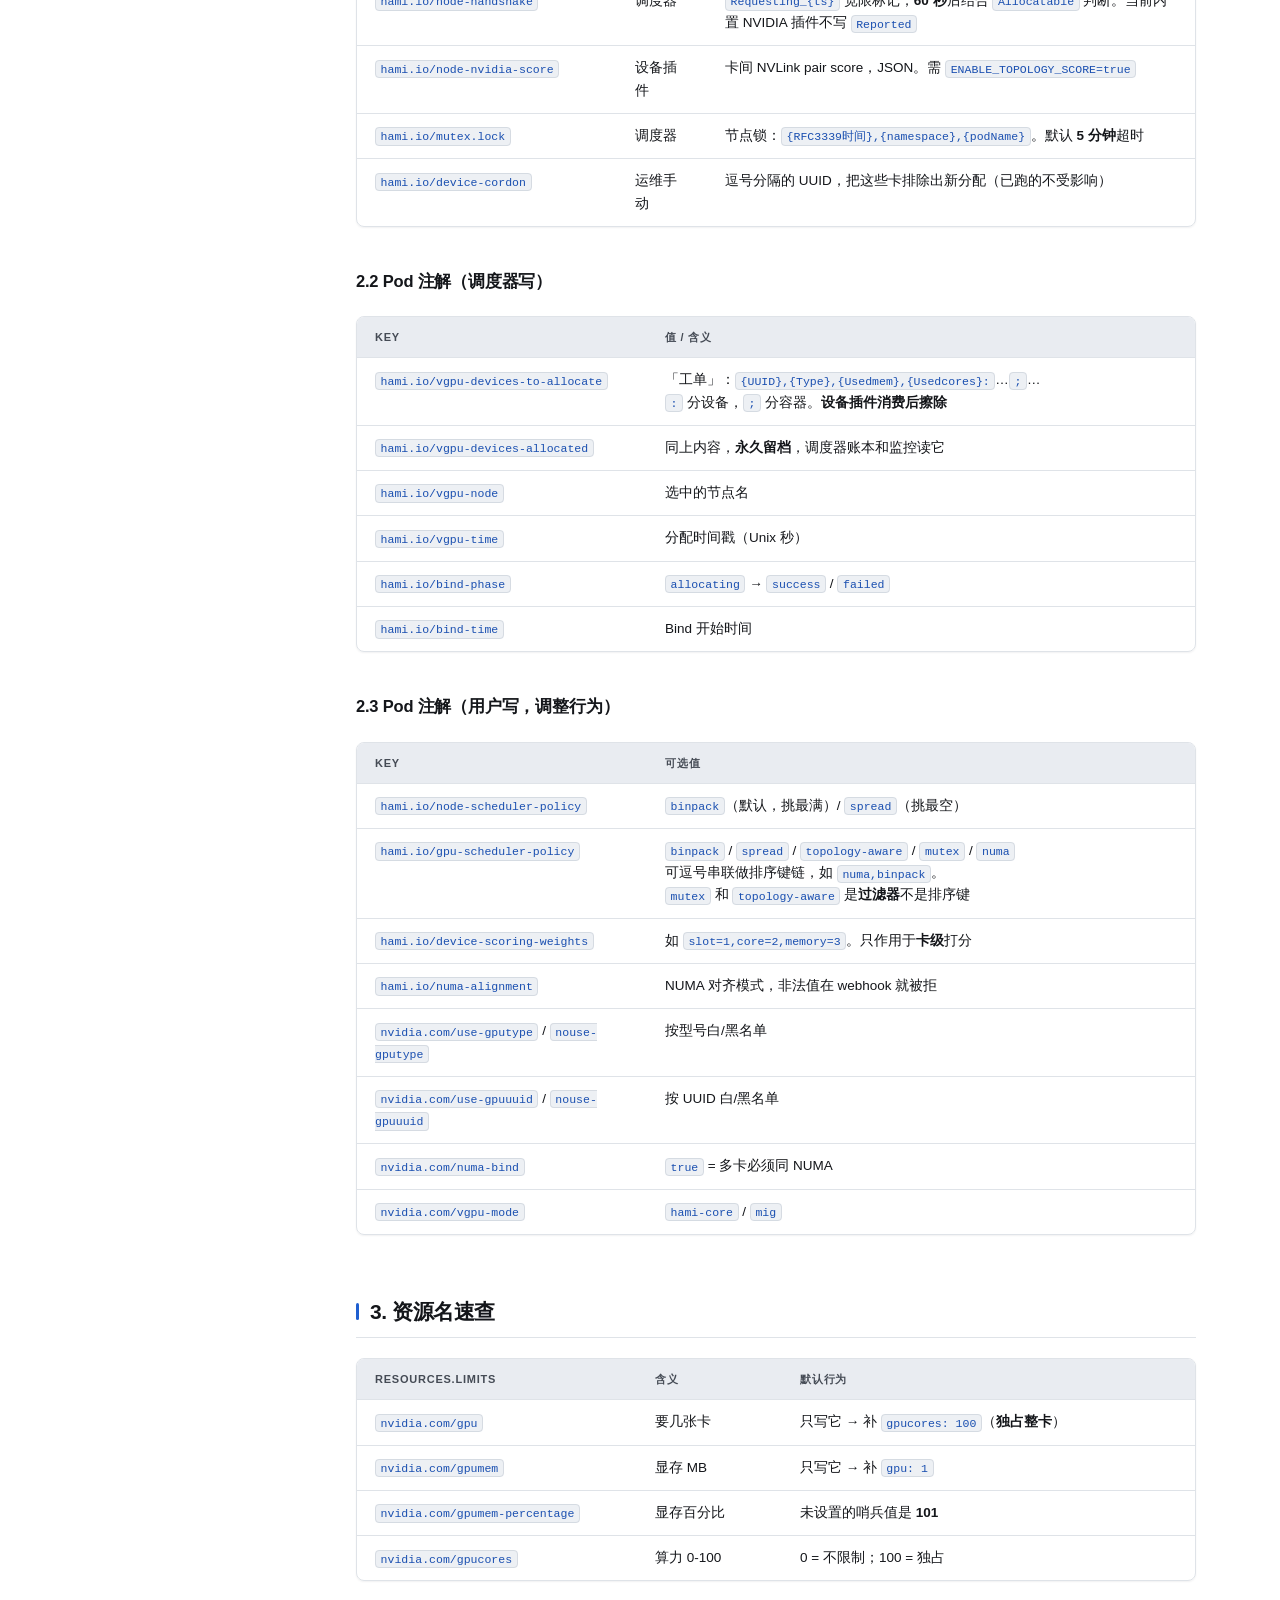
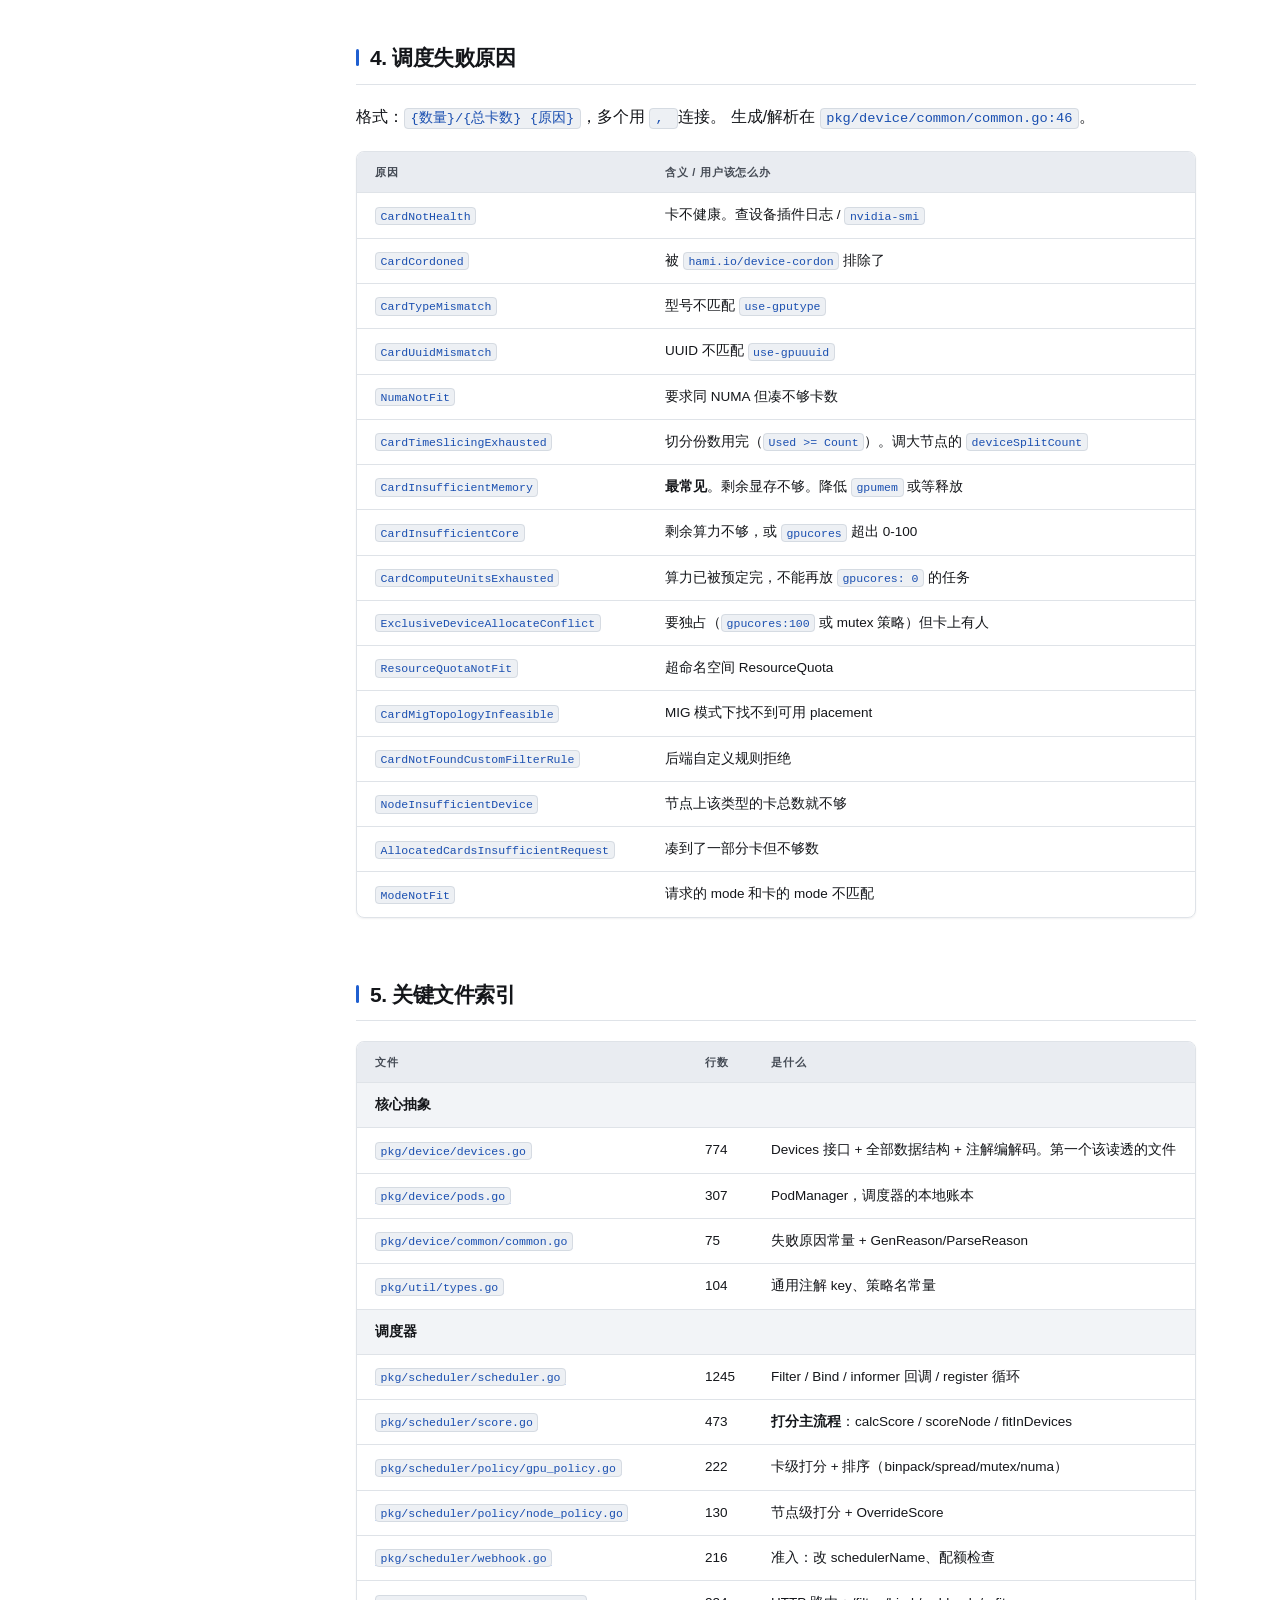
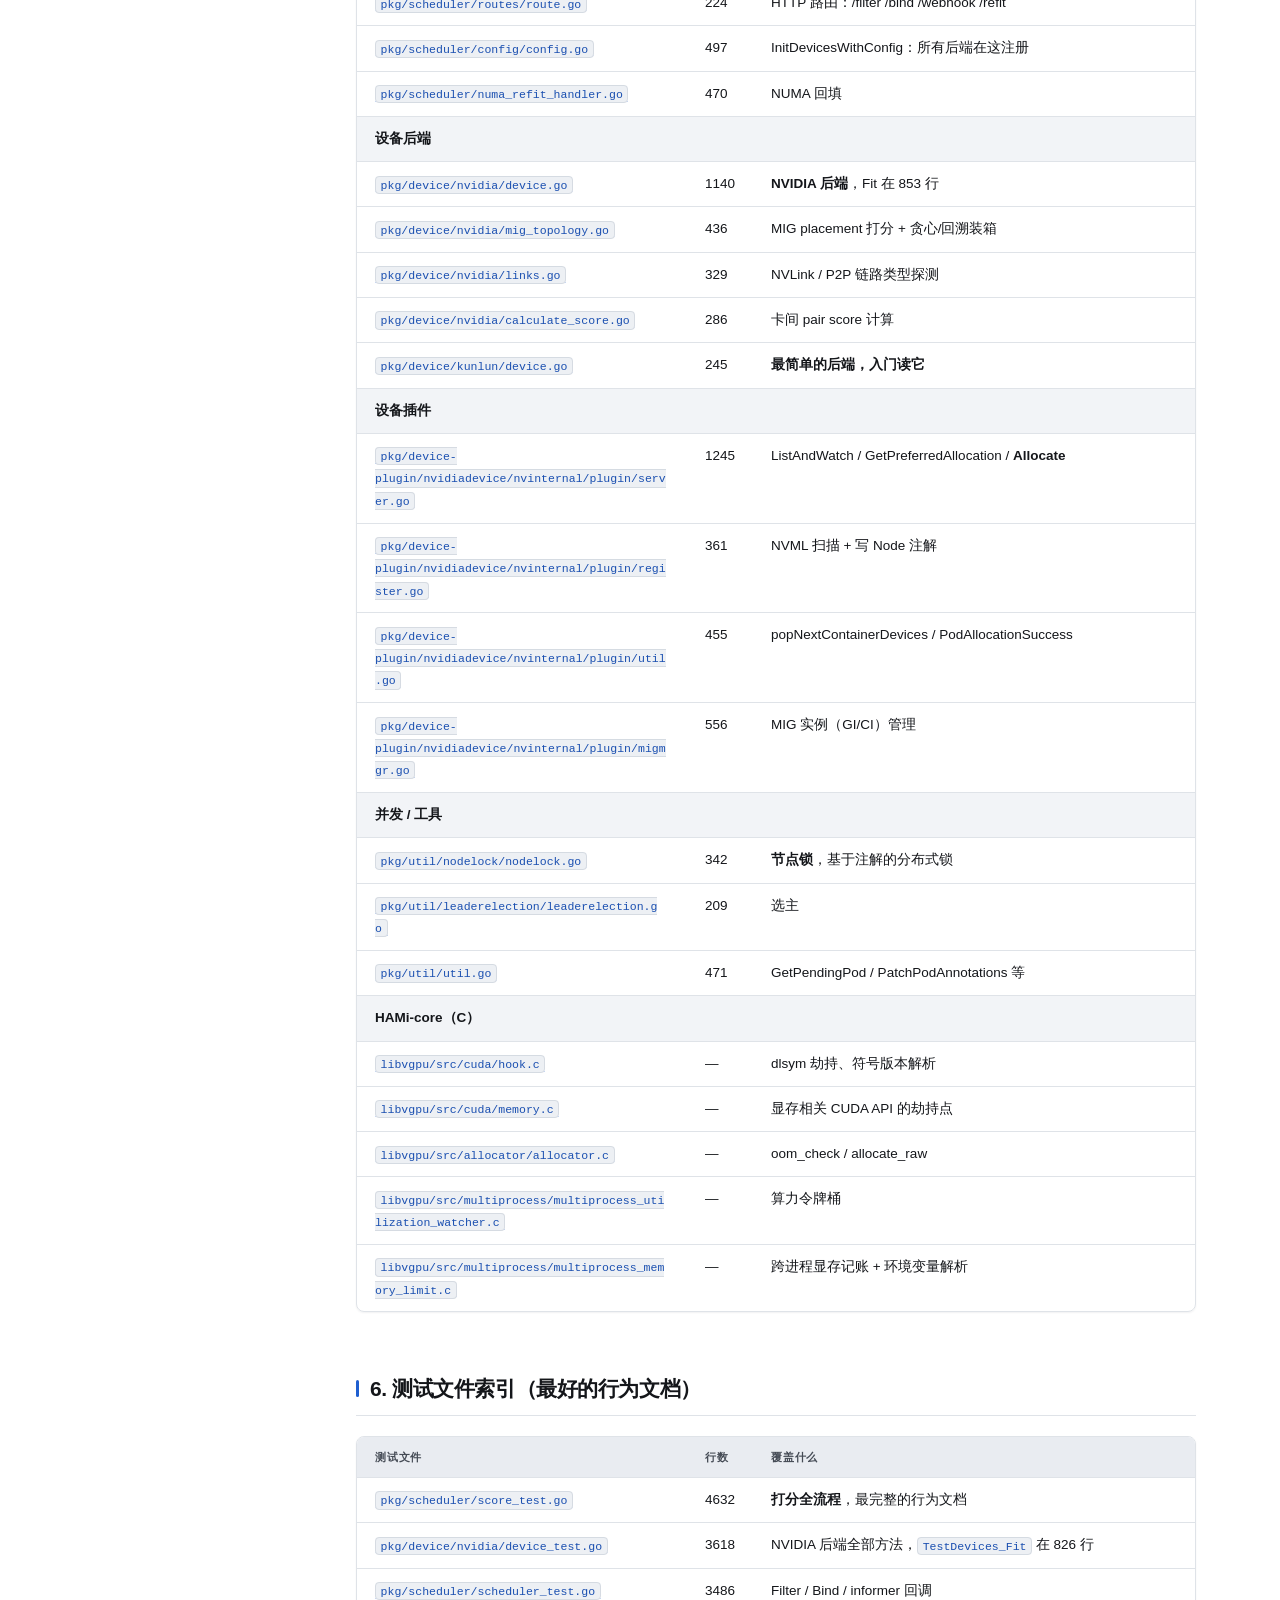
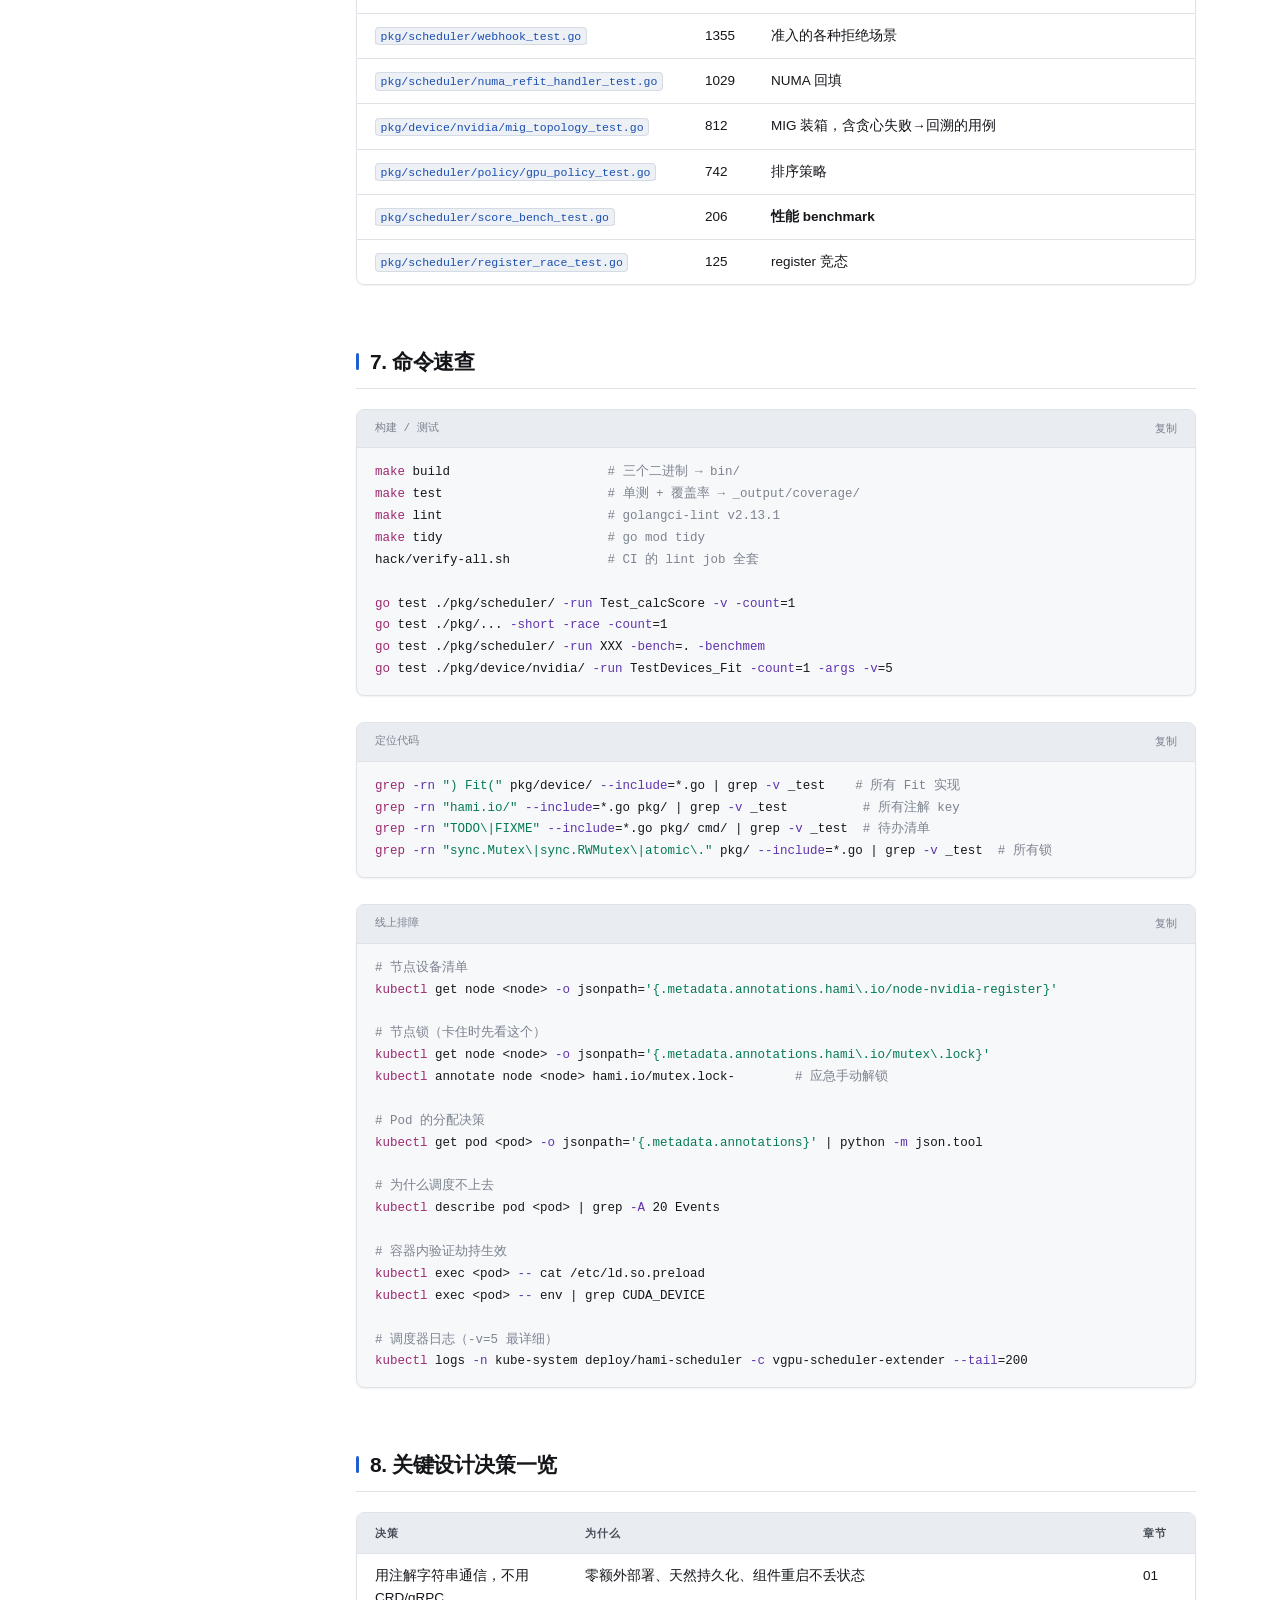
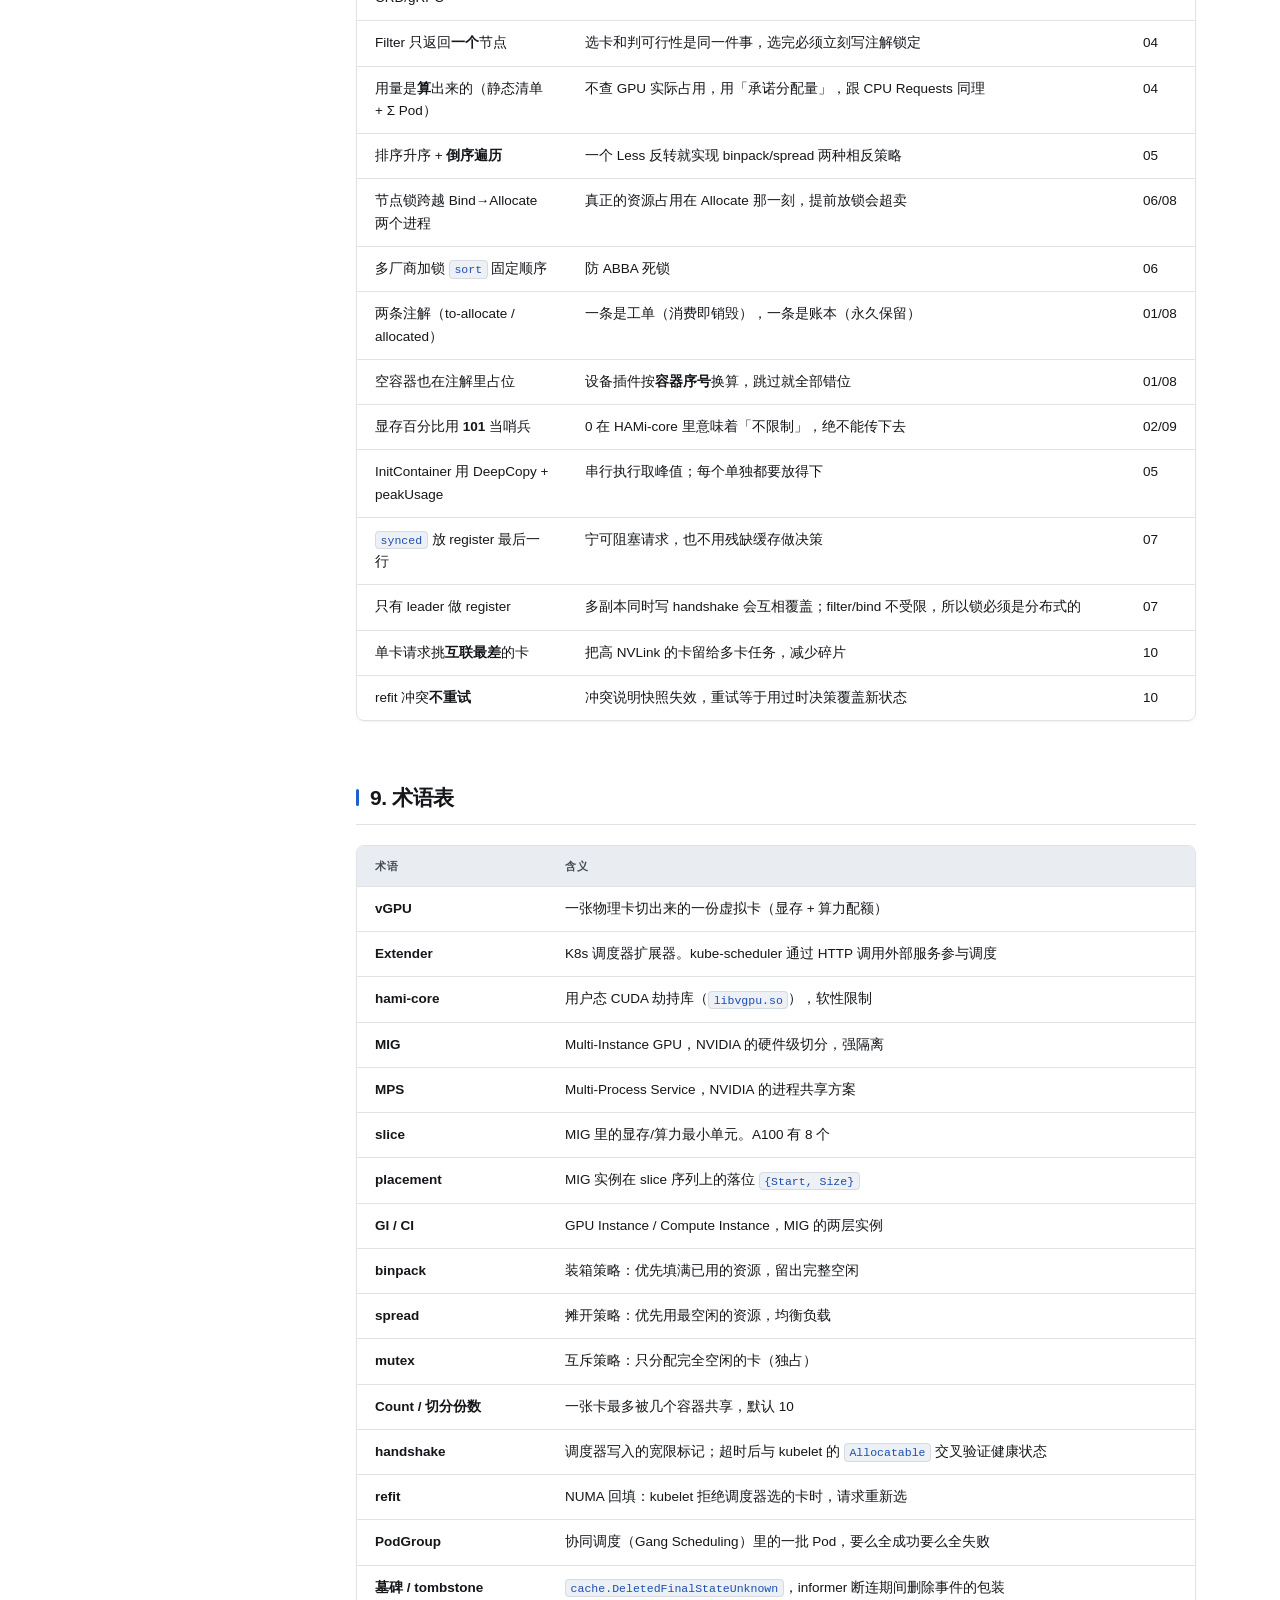
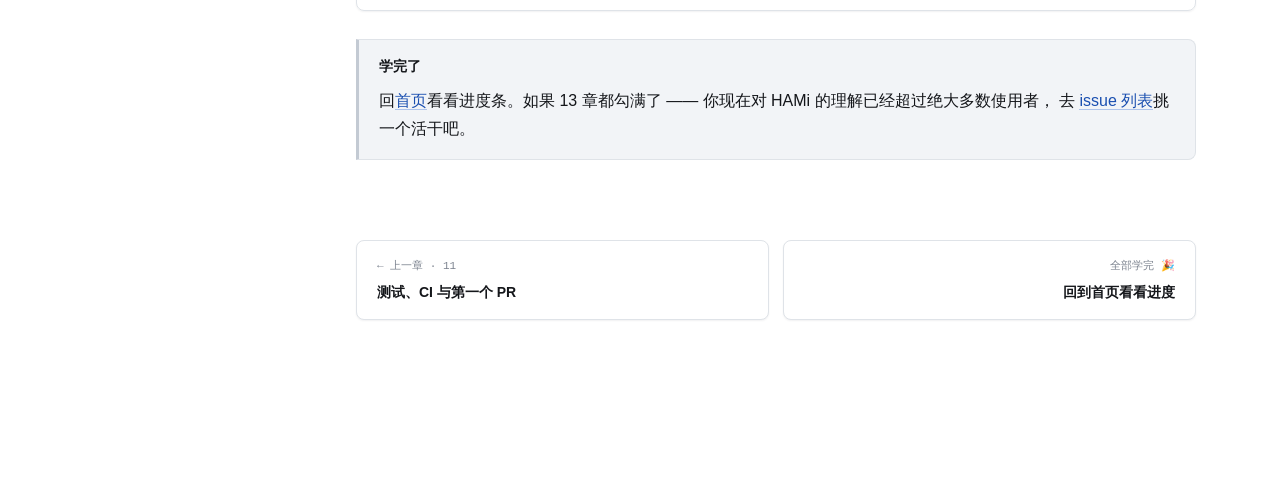
<file: chapters/12-cheatsheet.html>
<!DOCTYPE html>
<html lang="zh-CN">
<head>
<meta charset="utf-8">
<meta name="viewport" content="width=device-width, initial-scale=1">
<title>12 · 速查手册 — HAMi 源码导读</title>
<link rel="stylesheet" href="../assets/css/style.css">
<link rel="icon" href="data:image/svg+xml,%3Csvg xmlns='http://www.w3.org/2000/svg' viewBox='0 0 32 32'%3E%3Crect width='32' height='32' rx='7' fill='%2316181d'/%3E%3Ctext x='16' y='23' font-size='17' font-family='monospace' font-weight='bold' fill='%23fff' text-anchor='middle'%3EH%3C/text%3E%3C/svg%3E">
</head>
<body>
<div class="layout">
  <nav class="sidebar" id="sidebar"></nav>
  <main class="main">

    <div class="page-kicker">第 12 章 · 第四阶段 成为贡献者</div>
    <h1 class="page-title">速查手册</h1>
    <p class="page-lede">
      读码时随手翻的一页。所有链接都指向 commit <code>347502f</code>。
    </p>

    <div class="goals">
      <h3>这一页怎么用</h3>
      <ul>
        <li>用下面的搜索框，输入函数名 / 注解 key / 关键词，直接定位到源码</li>
        <li>把这一页收藏起来，读码卡住时先来这里查</li>
      </ul>
    </div>

    <div class="lab">
      <header>全局搜索<span class="badge">互动</span></header>
      <div class="body">
        <input type="text" id="q" placeholder="输入函数名、注解 key、关键词… 例如 Fit / mutex.lock / 打分 / 超卖" autocomplete="off">
        <div class="out" id="qout" style="max-height:460px;overflow-y:auto">输入点什么试试。</div>
      </div>
    </div>

    <h2>1. 一分钟回顾整条链路</h2>

    <div class="codeblock" data-lang="text" data-title="Pod 的一生">
<pre><code>kubectl apply
   ↓
[Webhook]  改 schedulerName → hami-scheduler，补默认值，拦非法请求      第 03 章
   ↓                                            pkg/scheduler/webhook.go:54
[Filter]   Resourcereqs → getNodesUsage → calcScore → 选节点 → 写注解    第 04/05 章
   ↓                                            pkg/scheduler/scheduler.go:1096
   │  ├─ fitInDevices  给卡打分 → 排序 → 调后端 Fit → AddResourceUsage
   │  └─ Fit           14 道关卡逐卡筛选          pkg/device/nvidia/device.go:853
   ↓
[Bind]     抢节点锁 → bind-phase=allocating → K8s Bind API              第 06 章
   ↓                                            pkg/scheduler/scheduler.go:1027
[Allocate] 猜 pending pod → 读注解 → 擦除 → 注入 env → 放锁              第 08 章
   ↓                     pkg/device-plugin/.../plugin/server.go:852
[容器启动]  ld.so.preload → libvgpu.so 劫持 CUDA → OOM 检查 + 令牌桶      第 09 章
                                                libvgpu/src/cuda/memory.c:119</code></pre>
    </div>

    <h2>2. 注解速查</h2>

    <h3>2.1 Node 注解</h3>
    <div class="tbl-wrap">
    <table>
      <tr><th style="width:260px">Key</th><th style="width:90px">谁写</th><th>值 / 含义</th></tr>
      <tr><td><code>hami.io/node-nvidia-register</code></td><td>设备插件</td>
        <td><b>JSON</b>（<code>MarshalNodeDevices</code>）：<br>
            <code>[{"id","index","count","devmem","devcore","type","numa","mode","migProfiles","health"}]</code><br>
            每个字段都带 <code>omitempty</code>，<b>零值 key 会整个消失</b><br>
            <span style="color:var(--fg-mute)">同格式：amd / ascend / biren / kunlun-vdevice / vastai</span></td></tr>
      <tr><td><code>hami.io/node-hygon-register</code><br><code>hami.io/node-iluvatar-register</code></td><td>设备插件</td>
        <td><b>逗号串</b>（<code>DecodeNodeDevices</code>）：<br>
            <code>{UUID},{Count},{Devmem},{Devcore},{Type},{Numa},{Health}[,{Index},{Mode}]</code>，卡间用 <code>:</code><br>
            接受 7 或 9 字段；<b>Type 里不能有逗号</b>（无转义）</td></tr>
      <tr><td><code>hami.io/node-handshake</code></td><td>调度器</td>
        <td><code>Requesting_{ts}</code> 宽限标记；<b>60 秒</b>后结合 <code>Allocatable</code> 判断。当前内置 NVIDIA 插件不写 <code>Reported</code></td></tr>
      <tr><td><code>hami.io/node-nvidia-score</code></td><td>设备插件</td>
        <td>卡间 NVLink pair score，JSON。需 <code>ENABLE_TOPOLOGY_SCORE=true</code></td></tr>
      <tr><td><code>hami.io/mutex.lock</code></td><td>调度器</td>
        <td>节点锁：<code>{RFC3339时间},{namespace},{podName}</code>。默认 <b>5 分钟</b>超时</td></tr>
      <tr><td><code>hami.io/device-cordon</code></td><td>运维手动</td>
        <td>逗号分隔的 UUID，把这些卡排除出新分配（已跑的不受影响）</td></tr>
    </table>
    </div>

    <h3>2.2 Pod 注解（调度器写）</h3>
    <div class="tbl-wrap">
    <table>
      <tr><th style="width:290px">Key</th><th>值 / 含义</th></tr>
      <tr><td><code>hami.io/vgpu-devices-to-allocate</code></td>
        <td>「工单」：<code>{UUID},{Type},{Usedmem},{Usedcores}:</code>…<code>;</code>…<br>
            <code>:</code> 分设备，<code>;</code> 分容器。<b>设备插件消费后擦除</b></td></tr>
      <tr><td><code>hami.io/vgpu-devices-allocated</code></td><td>同上内容，<b>永久留档</b>，调度器账本和监控读它</td></tr>
      <tr><td><code>hami.io/vgpu-node</code></td><td>选中的节点名</td></tr>
      <tr><td><code>hami.io/vgpu-time</code></td><td>分配时间戳（Unix 秒）</td></tr>
      <tr><td><code>hami.io/bind-phase</code></td><td><code>allocating</code> → <code>success</code> / <code>failed</code></td></tr>
      <tr><td><code>hami.io/bind-time</code></td><td>Bind 开始时间</td></tr>
    </table>
    </div>

    <h3>2.3 Pod 注解（用户写，调整行为）</h3>
    <div class="tbl-wrap">
    <table>
      <tr><th style="width:290px">Key</th><th>可选值</th></tr>
      <tr><td><code>hami.io/node-scheduler-policy</code></td><td><code>binpack</code>（默认，挑最满）/ <code>spread</code>（挑最空）</td></tr>
      <tr><td><code>hami.io/gpu-scheduler-policy</code></td>
        <td><code>binpack</code> / <code>spread</code> / <code>topology-aware</code> / <code>mutex</code> / <code>numa</code><br>
            可逗号串联做排序键链，如 <code>numa,binpack</code>。<br>
            <code>mutex</code> 和 <code>topology-aware</code> 是<b>过滤器</b>不是排序键</td></tr>
      <tr><td><code>hami.io/device-scoring-weights</code></td><td>如 <code>slot=1,core=2,memory=3</code>。只作用于<b>卡级</b>打分</td></tr>
      <tr><td><code>hami.io/numa-alignment</code></td><td>NUMA 对齐模式，非法值在 webhook 就被拒</td></tr>
      <tr><td><code>nvidia.com/use-gputype</code> / <code>nouse-gputype</code></td><td>按型号白/黑名单</td></tr>
      <tr><td><code>nvidia.com/use-gpuuuid</code> / <code>nouse-gpuuuid</code></td><td>按 UUID 白/黑名单</td></tr>
      <tr><td><code>nvidia.com/numa-bind</code></td><td><code>true</code> = 多卡必须同 NUMA</td></tr>
      <tr><td><code>nvidia.com/vgpu-mode</code></td><td><code>hami-core</code> / <code>mig</code></td></tr>
    </table>
    </div>

    <h2>3. 资源名速查</h2>
    <div class="tbl-wrap">
    <table>
      <tr><th style="width:280px">resources.limits</th><th>含义</th><th>默认行为</th></tr>
      <tr><td><code>nvidia.com/gpu</code></td><td>要几张卡</td><td>只写它 → 补 <code>gpucores: 100</code>（<b>独占整卡</b>）</td></tr>
      <tr><td><code>nvidia.com/gpumem</code></td><td>显存 MB</td><td>只写它 → 补 <code>gpu: 1</code></td></tr>
      <tr><td><code>nvidia.com/gpumem-percentage</code></td><td>显存百分比</td><td>未设置的哨兵值是 <b>101</b></td></tr>
      <tr><td><code>nvidia.com/gpucores</code></td><td>算力 0-100</td><td>0 = 不限制；100 = 独占</td></tr>
    </table>
    </div>

    <h2>4. 调度失败原因</h2>
    <p>
      格式：<code>{数量}/{总卡数} {原因}</code>，多个用 <code>, </code> 连接。
      生成/解析在 <span data-srcref="pkg/device/common/common.go:46"></span>。
    </p>
    <div class="tbl-wrap">
    <table>
      <tr><th style="width:290px">原因</th><th>含义 / 用户该怎么办</th></tr>
      <tr><td><code>CardNotHealth</code></td><td>卡不健康。查设备插件日志 / <code>nvidia-smi</code></td></tr>
      <tr><td><code>CardCordoned</code></td><td>被 <code>hami.io/device-cordon</code> 排除了</td></tr>
      <tr><td><code>CardTypeMismatch</code></td><td>型号不匹配 <code>use-gputype</code></td></tr>
      <tr><td><code>CardUuidMismatch</code></td><td>UUID 不匹配 <code>use-gpuuuid</code></td></tr>
      <tr><td><code>NumaNotFit</code></td><td>要求同 NUMA 但凑不够卡数</td></tr>
      <tr><td><code>CardTimeSlicingExhausted</code></td><td>切分份数用完（<code>Used &gt;= Count</code>）。调大节点的 <code>deviceSplitCount</code></td></tr>
      <tr><td><code>CardInsufficientMemory</code></td><td><b>最常见</b>。剩余显存不够。降低 <code>gpumem</code> 或等释放</td></tr>
      <tr><td><code>CardInsufficientCore</code></td><td>剩余算力不够，或 <code>gpucores</code> 超出 0-100</td></tr>
      <tr><td><code>CardComputeUnitsExhausted</code></td><td>算力已被预定完，不能再放 <code>gpucores: 0</code> 的任务</td></tr>
      <tr><td><code>ExclusiveDeviceAllocateConflict</code></td><td>要独占（<code>gpucores:100</code> 或 mutex 策略）但卡上有人</td></tr>
      <tr><td><code>ResourceQuotaNotFit</code></td><td>超命名空间 ResourceQuota</td></tr>
      <tr><td><code>CardMigTopologyInfeasible</code></td><td>MIG 模式下找不到可用 placement</td></tr>
      <tr><td><code>CardNotFoundCustomFilterRule</code></td><td>后端自定义规则拒绝</td></tr>
      <tr><td><code>NodeInsufficientDevice</code></td><td>节点上该类型的卡总数就不够</td></tr>
      <tr><td><code>AllocatedCardsInsufficientRequest</code></td><td>凑到了一部分卡但不够数</td></tr>
      <tr><td><code>ModeNotFit</code></td><td>请求的 mode 和卡的 mode 不匹配</td></tr>
    </table>
    </div>

    <h2>5. 关键文件索引</h2>
    <div class="tbl-wrap">
    <table>
      <tr><th style="width:330px">文件</th><th style="width:60px">行数</th><th>是什么</th></tr>
      <tr><td colspan="3" style="background:var(--bg-soft);font-weight:650">核心抽象</td></tr>
      <tr><td><span data-srcref="pkg/device/devices.go"></span></td><td>774</td><td>Devices 接口 + 全部数据结构 + 注解编解码。第一个该读透的文件</td></tr>
      <tr><td><span data-srcref="pkg/device/pods.go"></span></td><td>307</td><td>PodManager，调度器的本地账本</td></tr>
      <tr><td><span data-srcref="pkg/device/common/common.go"></span></td><td>75</td><td>失败原因常量 + GenReason/ParseReason</td></tr>
      <tr><td><span data-srcref="pkg/util/types.go"></span></td><td>104</td><td>通用注解 key、策略名常量</td></tr>
      <tr><td colspan="3" style="background:var(--bg-soft);font-weight:650">调度器</td></tr>
      <tr><td><span data-srcref="pkg/scheduler/scheduler.go"></span></td><td>1245</td><td>Filter / Bind / informer 回调 / register 循环</td></tr>
      <tr><td><span data-srcref="pkg/scheduler/score.go"></span></td><td>473</td><td><b>打分主流程</b>：calcScore / scoreNode / fitInDevices</td></tr>
      <tr><td><span data-srcref="pkg/scheduler/policy/gpu_policy.go"></span></td><td>222</td><td>卡级打分 + 排序（binpack/spread/mutex/numa）</td></tr>
      <tr><td><span data-srcref="pkg/scheduler/policy/node_policy.go"></span></td><td>130</td><td>节点级打分 + OverrideScore</td></tr>
      <tr><td><span data-srcref="pkg/scheduler/webhook.go"></span></td><td>216</td><td>准入：改 schedulerName、配额检查</td></tr>
      <tr><td><span data-srcref="pkg/scheduler/routes/route.go"></span></td><td>224</td><td>HTTP 路由：/filter /bind /webhook /refit</td></tr>
      <tr><td><span data-srcref="pkg/scheduler/config/config.go"></span></td><td>497</td><td>InitDevicesWithConfig：所有后端在这注册</td></tr>
      <tr><td><span data-srcref="pkg/scheduler/numa_refit_handler.go"></span></td><td>470</td><td>NUMA 回填</td></tr>
      <tr><td colspan="3" style="background:var(--bg-soft);font-weight:650">设备后端</td></tr>
      <tr><td><span data-srcref="pkg/device/nvidia/device.go"></span></td><td>1140</td><td><b>NVIDIA 后端</b>，Fit 在 853 行</td></tr>
      <tr><td><span data-srcref="pkg/device/nvidia/mig_topology.go"></span></td><td>436</td><td>MIG placement 打分 + 贪心/回溯装箱</td></tr>
      <tr><td><span data-srcref="pkg/device/nvidia/links.go"></span></td><td>329</td><td>NVLink / P2P 链路类型探测</td></tr>
      <tr><td><span data-srcref="pkg/device/nvidia/calculate_score.go"></span></td><td>286</td><td>卡间 pair score 计算</td></tr>
      <tr><td><span data-srcref="pkg/device/kunlun/device.go"></span></td><td>245</td><td><b>最简单的后端，入门读它</b></td></tr>
      <tr><td colspan="3" style="background:var(--bg-soft);font-weight:650">设备插件</td></tr>
      <tr><td><span data-srcref="pkg/device-plugin/nvidiadevice/nvinternal/plugin/server.go"></span></td><td>1245</td><td>ListAndWatch / GetPreferredAllocation / <b>Allocate</b></td></tr>
      <tr><td><span data-srcref="pkg/device-plugin/nvidiadevice/nvinternal/plugin/register.go"></span></td><td>361</td><td>NVML 扫描 + 写 Node 注解</td></tr>
      <tr><td><span data-srcref="pkg/device-plugin/nvidiadevice/nvinternal/plugin/util.go"></span></td><td>455</td><td>popNextContainerDevices / PodAllocationSuccess</td></tr>
      <tr><td><span data-srcref="pkg/device-plugin/nvidiadevice/nvinternal/plugin/migmgr.go"></span></td><td>556</td><td>MIG 实例（GI/CI）管理</td></tr>
      <tr><td colspan="3" style="background:var(--bg-soft);font-weight:650">并发 / 工具</td></tr>
      <tr><td><span data-srcref="pkg/util/nodelock/nodelock.go"></span></td><td>342</td><td><b>节点锁</b>，基于注解的分布式锁</td></tr>
      <tr><td><span data-srcref="pkg/util/leaderelection/leaderelection.go"></span></td><td>209</td><td>选主</td></tr>
      <tr><td><span data-srcref="pkg/util/util.go"></span></td><td>471</td><td>GetPendingPod / PatchPodAnnotations 等</td></tr>
      <tr><td colspan="3" style="background:var(--bg-soft);font-weight:650">HAMi-core（C）</td></tr>
      <tr><td><span data-srcref="libvgpu/src/cuda/hook.c"></span></td><td>—</td><td>dlsym 劫持、符号版本解析</td></tr>
      <tr><td><span data-srcref="libvgpu/src/cuda/memory.c"></span></td><td>—</td><td>显存相关 CUDA API 的劫持点</td></tr>
      <tr><td><span data-srcref="libvgpu/src/allocator/allocator.c"></span></td><td>—</td><td>oom_check / allocate_raw</td></tr>
      <tr><td><span data-srcref="libvgpu/src/multiprocess/multiprocess_utilization_watcher.c"></span></td><td>—</td><td>算力令牌桶</td></tr>
      <tr><td><span data-srcref="libvgpu/src/multiprocess/multiprocess_memory_limit.c"></span></td><td>—</td><td>跨进程显存记账 + 环境变量解析</td></tr>
    </table>
    </div>

    <h2>6. 测试文件索引（最好的行为文档）</h2>
    <div class="tbl-wrap">
    <table>
      <tr><th style="width:330px">测试文件</th><th style="width:60px">行数</th><th>覆盖什么</th></tr>
      <tr><td><span data-srcref="pkg/scheduler/score_test.go"></span></td><td>4632</td><td><b>打分全流程</b>，最完整的行为文档</td></tr>
      <tr><td><span data-srcref="pkg/device/nvidia/device_test.go"></span></td><td>3618</td><td>NVIDIA 后端全部方法，<code>TestDevices_Fit</code> 在 826 行</td></tr>
      <tr><td><span data-srcref="pkg/scheduler/scheduler_test.go"></span></td><td>3486</td><td>Filter / Bind / informer 回调</td></tr>
      <tr><td><span data-srcref="pkg/scheduler/webhook_test.go"></span></td><td>1355</td><td>准入的各种拒绝场景</td></tr>
      <tr><td><span data-srcref="pkg/scheduler/numa_refit_handler_test.go"></span></td><td>1029</td><td>NUMA 回填</td></tr>
      <tr><td><span data-srcref="pkg/device/nvidia/mig_topology_test.go"></span></td><td>812</td><td>MIG 装箱，含贪心失败→回溯的用例</td></tr>
      <tr><td><span data-srcref="pkg/scheduler/policy/gpu_policy_test.go"></span></td><td>742</td><td>排序策略</td></tr>
      <tr><td><span data-srcref="pkg/scheduler/score_bench_test.go"></span></td><td>206</td><td><b>性能 benchmark</b></td></tr>
      <tr><td><span data-srcref="pkg/scheduler/register_race_test.go"></span></td><td>125</td><td>register 竞态</td></tr>
    </table>
    </div>

    <h2>7. 命令速查</h2>

    <div class="codeblock" data-lang="bash" data-title="构建 / 测试">
<pre><code>make build                     # 三个二进制 → bin/
make test                      # 单测 + 覆盖率 → _output/coverage/
make lint                      # golangci-lint v2.13.1
make tidy                      # go mod tidy
hack/verify-all.sh             # CI 的 lint job 全套

go test ./pkg/scheduler/ -run Test_calcScore -v -count=1
go test ./pkg/... -short -race -count=1
go test ./pkg/scheduler/ -run XXX -bench=. -benchmem
go test ./pkg/device/nvidia/ -run TestDevices_Fit -count=1 -args -v=5</code></pre>
    </div>

    <div class="codeblock" data-lang="bash" data-title="定位代码">
<pre><code>grep -rn ") Fit(" pkg/device/ --include=*.go | grep -v _test    # 所有 Fit 实现
grep -rn "hami.io/" --include=*.go pkg/ | grep -v _test          # 所有注解 key
grep -rn "TODO\|FIXME" --include=*.go pkg/ cmd/ | grep -v _test  # 待办清单
grep -rn "sync.Mutex\|sync.RWMutex\|atomic\." pkg/ --include=*.go | grep -v _test  # 所有锁</code></pre>
    </div>

    <div class="codeblock" data-lang="bash" data-title="线上排障">
<pre><code># 节点设备清单
kubectl get node &lt;node&gt; -o jsonpath='{.metadata.annotations.hami\.io/node-nvidia-register}'

# 节点锁（卡住时先看这个）
kubectl get node &lt;node&gt; -o jsonpath='{.metadata.annotations.hami\.io/mutex\.lock}'
kubectl annotate node &lt;node&gt; hami.io/mutex.lock-        # 应急手动解锁

# Pod 的分配决策
kubectl get pod &lt;pod&gt; -o jsonpath='{.metadata.annotations}' | python -m json.tool

# 为什么调度不上去
kubectl describe pod &lt;pod&gt; | grep -A 20 Events

# 容器内验证劫持生效
kubectl exec &lt;pod&gt; -- cat /etc/ld.so.preload
kubectl exec &lt;pod&gt; -- env | grep CUDA_DEVICE

# 调度器日志（-v=5 最详细）
kubectl logs -n kube-system deploy/hami-scheduler -c vgpu-scheduler-extender --tail=200</code></pre>
    </div>

    <h2>8. 关键设计决策一览</h2>
    <div class="tbl-wrap">
    <table>
      <tr><th style="width:210px">决策</th><th>为什么</th><th style="width:70px">章节</th></tr>
      <tr><td>用注解字符串通信，不用 CRD/gRPC</td><td>零额外部署、天然持久化、组件重启不丢状态</td><td>01</td></tr>
      <tr><td>Filter 只返回<b>一个</b>节点</td><td>选卡和判可行性是同一件事，选完必须立刻写注解锁定</td><td>04</td></tr>
      <tr><td>用量是<b>算</b>出来的（静态清单 + Σ Pod）</td><td>不查 GPU 实际占用，用「承诺分配量」，跟 CPU Requests 同理</td><td>04</td></tr>
      <tr><td>排序升序 + <b>倒序遍历</b></td><td>一个 Less 反转就实现 binpack/spread 两种相反策略</td><td>05</td></tr>
      <tr><td>节点锁跨越 Bind→Allocate 两个进程</td><td>真正的资源占用在 Allocate 那一刻，提前放锁会超卖</td><td>06/08</td></tr>
      <tr><td>多厂商加锁 <code>sort</code> 固定顺序</td><td>防 ABBA 死锁</td><td>06</td></tr>
      <tr><td>两条注解（to-allocate / allocated）</td><td>一条是工单（消费即销毁），一条是账本（永久保留）</td><td>01/08</td></tr>
      <tr><td>空容器也在注解里占位</td><td>设备插件按<b>容器序号</b>换算，跳过就全部错位</td><td>01/08</td></tr>
      <tr><td>显存百分比用 <b>101</b> 当哨兵</td><td>0 在 HAMi-core 里意味着「不限制」，绝不能传下去</td><td>02/09</td></tr>
      <tr><td>InitContainer 用 DeepCopy + peakUsage</td><td>串行执行取峰值；每个单独都要放得下</td><td>05</td></tr>
      <tr><td><code>synced</code> 放 register 最后一行</td><td>宁可阻塞请求，也不用残缺缓存做决策</td><td>07</td></tr>
      <tr><td>只有 leader 做 register</td><td>多副本同时写 handshake 会互相覆盖；filter/bind 不受限，所以锁必须是分布式的</td><td>07</td></tr>
      <tr><td>单卡请求挑<b>互联最差</b>的卡</td><td>把高 NVLink 的卡留给多卡任务，减少碎片</td><td>10</td></tr>
      <tr><td>refit 冲突<b>不重试</b></td><td>冲突说明快照失效，重试等于用过时决策覆盖新状态</td><td>10</td></tr>
    </table>
    </div>

    <h2>9. 术语表</h2>
    <div class="tbl-wrap">
    <table>
      <tr><th style="width:190px">术语</th><th>含义</th></tr>
      <tr><td><b>vGPU</b></td><td>一张物理卡切出来的一份虚拟卡（显存 + 算力配额）</td></tr>
      <tr><td><b>Extender</b></td><td>K8s 调度器扩展器。kube-scheduler 通过 HTTP 调用外部服务参与调度</td></tr>
      <tr><td><b>hami-core</b></td><td>用户态 CUDA 劫持库（<code>libvgpu.so</code>），软性限制</td></tr>
      <tr><td><b>MIG</b></td><td>Multi-Instance GPU，NVIDIA 的硬件级切分，强隔离</td></tr>
      <tr><td><b>MPS</b></td><td>Multi-Process Service，NVIDIA 的进程共享方案</td></tr>
      <tr><td><b>slice</b></td><td>MIG 里的显存/算力最小单元。A100 有 8 个</td></tr>
      <tr><td><b>placement</b></td><td>MIG 实例在 slice 序列上的落位 <code>{Start, Size}</code></td></tr>
      <tr><td><b>GI / CI</b></td><td>GPU Instance / Compute Instance，MIG 的两层实例</td></tr>
      <tr><td><b>binpack</b></td><td>装箱策略：优先填满已用的资源，留出完整空闲</td></tr>
      <tr><td><b>spread</b></td><td>摊开策略：优先用最空闲的资源，均衡负载</td></tr>
      <tr><td><b>mutex</b></td><td>互斥策略：只分配完全空闲的卡（独占）</td></tr>
      <tr><td><b>Count / 切分份数</b></td><td>一张卡最多被几个容器共享，默认 10</td></tr>
      <tr><td><b>handshake</b></td><td>调度器写入的宽限标记；超时后与 kubelet 的 <code>Allocatable</code> 交叉验证健康状态</td></tr>
      <tr><td><b>refit</b></td><td>NUMA 回填：kubelet 拒绝调度器选的卡时，请求重新选</td></tr>
      <tr><td><b>PodGroup</b></td><td>协同调度（Gang Scheduling）里的一批 Pod，要么全成功要么全失败</td></tr>
      <tr><td><b>墓碑 / tombstone</b></td><td><code>cache.DeletedFinalStateUnknown</code>，informer 断连期间删除事件的包装</td></tr>
    </table>
    </div>

    <div class="note">
      <div class="t">学完了</div>
      <p style="margin-bottom:0">
        回<a href="../index.html">首页</a>看看进度条。如果 13 章都勾满了 ——
        你现在对 HAMi 的理解已经超过绝大多数使用者，
        去 <a href="https://github.com/Project-HAMi/HAMi/issues" target="_blank" rel="noopener">issue 列表</a>挑一个活干吧。
      </p>
    </div>

    <div class="chapter-nav" id="chapterNav"></div>
  </main>
</div>

<script src="../assets/js/site.js"></script>
<script>
/* ========== 全局搜索 ========== */
(function () {
  const IDX = [
    // 函数
    { k: 'Fit 逐卡筛选 14 道关卡 选卡', t: 'NvidiaGPUDevices.Fit()', f: 'pkg/device/nvidia/device.go:853', c: '05', d: '全项目最核心的函数。从后往前遍历排好序的卡，逐张过 14 道关卡。' },
    { k: 'Filter 调度主流程 HTTP', t: 'Scheduler.Filter()', f: 'pkg/scheduler/scheduler.go:1096', c: '04', d: '7 步：判断相关 → 模拟分支 → 清旧账 → 重建用量 → 打分 → 写注解 → 返回唯一节点。' },
    { k: 'Bind 绑定 抢锁', t: 'Scheduler.Bind()', f: 'pkg/scheduler/scheduler.go:1027', c: '06', d: '抢节点锁 → bind-phase=allocating → K8s Bind API。任一步失败走 fail() 统一回滚。' },
    { k: 'calcScore 并发打分 goroutine', t: 'calcScoreWithOptions()', f: 'pkg/scheduler/score.go:414', c: '05', d: '每个候选节点起一个 goroutine 并发打分。' },
    { k: 'scoreNode 单节点打分 DeepCopy', t: 'Scheduler.scoreNode()', f: 'pkg/scheduler/score.go:345', c: '05', d: '一进去就 DeepCopy，这是并发安全的前提。' },
    { k: 'fitInDevices 单容器 排序 AddResourceUsage', t: 'fitInDevices()', f: 'pkg/scheduler/score.go:86', c: '05', d: '打分 → 排序 → 调后端 Fit → 记账。' },
    { k: 'ComputeScore 卡级打分 权重', t: 'DeviceListsScore.ComputeScore()', f: 'pkg/scheduler/policy/gpu_policy.go:200', c: '05', d: 'Score = 10 × (w_slot×份数占用率 + w_core×算力占用率 + w_mem×显存占用率)。' },
    { k: 'Less 排序 binpack spread mutex numa', t: 'DeviceUsageList.Less()', f: 'pkg/scheduler/policy/gpu_policy.go:78', c: '05', d: '决定选卡顺序。配合 Fit 的倒序遍历一起看才能理解。' },
    { k: 'ComputeDefaultScore 节点打分', t: 'NodeScore.ComputeDefaultScore()', f: 'pkg/scheduler/policy/node_policy.go:110', c: '05', d: '节点基础分。注意它不支持自定义权重（一个可改进点）。' },
    { k: 'OverrideScore 后端加分 policyNeutralScorer', t: 'NodeScore.OverrideScore()', f: 'pkg/scheduler/policy/node_policy.go:69', c: '05', d: '叠加后端加分，用标记接口统一处理策略适配。权重 10000 保证后端分数压倒基础分。' },
    { k: 'Handle webhook 准入 schedulerName', t: 'webhook.Handle()', f: 'pkg/scheduler/webhook.go:54', c: '03', d: '改 schedulerName、补默认值、6 种拒绝场景。' },
    { k: 'MutateAdmission 补默认值 环境变量', t: 'NvidiaGPUDevices.MutateAdmission()', f: 'pkg/device/nvidia/device.go:334', c: '03', d: '校验参数、注入 env、补卡数和独占算力、设置 RuntimeClass。' },
    { k: 'GenerateResourceRequests 翻译 limits 101', t: 'GenerateResourceRequests()', f: 'pkg/device/nvidia/device.go:528', c: '02', d: '把 resources.limits 翻译成 ContainerDeviceRequest。101 是「未设置」哨兵。' },
    { k: 'AddResourceUsage 记账 MIG profile', t: 'AddResourceUsage()', f: 'pkg/device/nvidia/device.go:779', c: '05/10', d: 'Used++ / Usedmem+= / Usedcores+=。MIG 模式下还会覆写请求值为 profile 规格。' },
    { k: 'getNodesUsage 用量重建 缓存', t: 'Scheduler.getNodesUsage()', f: 'pkg/scheduler/scheduler.go:773', c: '04', d: '空白账本 + Σ 所有已调度 Pod 的分配值 = 节点当前用量。' },
    { k: 'buildNodeUsage 静态转动态', t: 'buildNodeUsage()', f: 'pkg/scheduler/scheduler.go:683', c: '04', d: 'DeviceInfo → DeviceUsage，所有用量字段初始化为 0。' },
    { k: 'register 巡检 15秒 synced leader', t: 'Scheduler.register()', f: 'pkg/scheduler/scheduler.go:466', c: '07', d: '只有 leader 执行。synced 在最后一行才置 true。' },
    { k: 'onAddPod informer 回调 terminating 超卖', t: 'Scheduler.onAddPod()', f: 'pkg/scheduler/scheduler.go:141', c: '07', d: '四道判断。terminating 但没缓存过时必须记账，否则超卖。' },
    { k: 'onUpdatePod 用量收缩 init', t: 'Scheduler.onUpdatePod()', f: 'pkg/scheduler/scheduler.go:183', c: '07', d: 'InitContainer 跑完后把多预留的显存收缩掉。' },
    { k: 'onDelNode 墓碑 五连清理', t: 'Scheduler.onDelNode()', f: 'pkg/scheduler/scheduler.go:281', c: '07', d: '必须处理 DeletedFinalStateUnknown 墓碑，否则缓存清不干净。' },
    { k: 'LockNode 节点锁 四个分支 可重入', t: 'nodelock.LockNode()', f: 'pkg/util/nodelock/nodelock.go:255', c: '06', d: '没锁 / 过期 / 是自己（可重入）/ 持锁者已消失。' },
    { k: 'lockAllDevices ABBA 死锁 sort', t: 'Scheduler.lockAllDevices()', f: 'pkg/scheduler/scheduler.go:962', c: '06', d: 'sort.Strings 固定加锁顺序防 ABBA 死锁，失败逆序回滚。' },
    { k: 'acquireNodeLocks PodGroup 重试 28秒', t: 'Scheduler.acquireNodeLocks()', f: 'pkg/scheduler/scheduler.go:1001', c: '06', d: 'PodGroup 成员会重试等锁。超时必须和 kube-scheduler 的 httpTimeout 对齐。' },
    { k: 'Allocate 设备插件 环境变量 注入', t: 'NvidiaDevicePlugin.Allocate()', f: 'pkg/device-plugin/nvidiadevice/nvinternal/plugin/server.go:852', c: '08', d: '猜 pending pod → 读注解 → 擦除 → 注入 env → 放锁。' },
    { k: 'GetPendingPod 猜 Pod bind-phase allocating', t: 'util.GetPendingPod()', f: 'pkg/util/util.go:76', c: '08', d: '全协议最脆弱的一环。四个筛选条件，靠节点锁保证唯一性。' },
    { k: 'popNextContainerDevices 消费即擦除 容器序号', t: 'popNextContainerDevices()', f: 'pkg/device-plugin/nvidiadevice/nvinternal/plugin/util.go:112', c: '08', d: '按容器序号换算 init/普通容器。依赖「空容器也占位」的编码约定。' },
    { k: 'RegisterInAnnotation NVML 扫描 上报', t: 'RegisterInAnnotation()', f: 'pkg/device-plugin/nvidiadevice/nvinternal/plugin/register.go:261', c: '08', d: '30 秒一次。内容没变就不写（deviceCache 去重）。' },
    { k: 'PodAllocationSuccess 放锁 bind-phase', t: 'PodAllocationSuccess/Failed()', f: 'pkg/device-plugin/nvidiadevice/nvinternal/plugin/util.go:367', c: '08', d: '打 bind-phase 并释放节点锁，闭环第 06 章。' },
    { k: 'CheckHealth handshake 点名 60秒', t: 'device.CheckHealth()', f: 'pkg/device/devices.go:593', c: '01', d: '握手保活。超时后还要用 Allocatable 交叉验证才判掉线。' },
    { k: 'UnMarshalNodeDevices JSON 解析节点注解 nvidia register', t: 'MarshalNodeDevices / UnMarshalNodeDevices()', f: 'pkg/device/devices.go:419', c: '01', d: 'hami.io/node-nvidia-register 用的是这套 JSON。nvidia/amd/ascend/biren/kunlun-vdevice/vastai 都走它。字段带 omitempty，零值 key 会消失。' },
    { k: 'DecodeNodeDevices 逗号串 7 9 字段 hygon iluvatar', t: 'EncodeNodeDevices / DecodeNodeDevices()', f: 'pkg/device/devices.go:317', c: '01', d: '逗号串格式，只有 hygon(DCU) 和 iluvatar 在用。接受 7 或 9 个字段。在 NVIDIA 路径上 EncodeNodeDevices 只用于一行 V(5) 调试日志，不是注解。' },
    { k: 'omitempty 零值消失 JSON 字段不见了', t: '【概念】omitempty 让零值字段消失', f: 'pkg/device/devices.go:127', c: '01', d: 'DeviceInfo 每个字段都带 omitempty，index:0 / numa:0 / health:false 在 JSON 里根本不会出现。排查时别以为是设备插件漏报了。' },
    { k: 'EncodePodSingleDevice 编码 Pod 注解 分号', t: 'EncodePodSingleDevice()', f: 'pkg/device/devices.go:476', c: '01', d: '每个容器后面无条件加 ";"，所以字符串总以分隔符结尾。' },
    { k: 'Resourcereqs 容器序号 init 偏移', t: 'device.Resourcereqs()', f: 'pkg/device/devices.go:656', c: '02', d: '先所有 InitContainer 再所有普通 Container，连续编号。' },
    { k: 'InitDevicesWithConfig 注册后端 DevicesMap', t: 'InitDevicesWithConfig()', f: 'pkg/scheduler/config/config.go:99', c: '02', d: '所有设备后端在这里注册进全局 DevicesMap。加新硬件改这里。' },
    { k: 'migRegions 半区 MIG placement', t: 'migRegions()', f: 'pkg/device/nvidia/mig_topology.go:53', c: '10', d: '把卡分成两个半区，打分时尽量保留一整个空半区给大块 profile。' },
    { k: 'place 装箱 贪心 回溯 预算', t: 'migLayout.place()', f: 'pkg/device/nvidia/mig_topology.go:244', c: '10', d: '最受约束优先 + 贪心 + 回溯 + migSearchBudget=4096 封顶。' },
    { k: 'calculateGPUPairScore NVLink 分数 拓扑', t: 'calculateGPUPairScore()', f: 'pkg/device/nvidia/calculate_score.go:211', c: '10', d: 'PCIe 类 10-60 分，NVLink 起步 100 分每条。双向不一致判 0 分并告警。' },
    { k: 'RefitNumaAllocation NUMA 回填 反向调用', t: 'RefitNumaAllocation()', f: 'pkg/scheduler/numa_refit_handler.go:71', c: '10', d: '设备插件反向请求调度器改分配。冲突即失败不重试。' },
    { k: 'oom_check 显存 OOM 死进程清理 C', t: 'oom_check()', f: 'libvgpu/src/allocator/allocator.c:36', c: '09', d: 'limit==0 直接放行。OOM 前先清理死进程的残留记账再重试。' },
    { k: 'rate_limiter 令牌桶 算力 nanosleep C', t: 'rate_limiter()', f: 'libvgpu/src/multiprocess/multiprocess_utilization_watcher.c:39', c: '09', d: 'kernel launch 花 grids 个令牌，没票就 nanosleep 阻塞。' },
    { k: 'find_symbols_in_table 劫持 版本后缀 cuGraph C', t: 'find_symbols_in_table()', f: 'libvgpu/src/cuda/hook.c:317', c: '09', d: '按 _v3 → _v2 → 无后缀顺序找。cuGraph* 被显式跳过（已知缺口）。' },
    // 概念
    { k: '超卖 oversell 缓存 informer 延迟', t: '【概念】超卖是怎么发生的', f: 'pkg/scheduler/scheduler.go:1027', c: '06/07', d: 'Filter 的用量来自本地缓存，informer 更新有延迟，两个 Pod 可能被分到同一份显存。节点锁堵这个窗口。' },
    { k: '资源泄漏 幽灵占用 调度不上去', t: '【概念】资源泄漏', f: 'pkg/scheduler/scheduler.go:956', c: '06/07', d: 'Pod 没了但记账还在。防线：cleanupStalePodAllocation、onDelPod 墓碑处理、15 秒全量对账。' },
    { k: '为什么只返回一个节点 Prioritize 失效', t: '【概念】Filter 只返回一个节点', f: 'pkg/scheduler/scheduler.go:1183', c: '04', d: '选卡和判可行性是同一件事。代价：kube-scheduler 的打分插件对 GPU Pod 失效。' },
    { k: '101 哨兵 显存百分比 0 不限制', t: '【概念】为什么用 101 当哨兵', f: 'libvgpu/src/allocator/allocator.c:45', c: '02/09', d: 'HAMi-core 把 limit==0 解释为「不限制」。所以 Go 侧绝不能用 0 表示「未设置」。' },
    { k: '空容器占位 索引错位 分号', t: '【概念】空容器为什么也要占位', f: 'pkg/device-plugin/nvidiadevice/nvinternal/plugin/util.go:112', c: '01/08', d: '设备插件按容器序号换算 init/普通容器，跳过空容器会导致全部错位。' },
    { k: '倒序遍历 排序方向 binpack spread', t: '【概念】排序 + 倒序遍历', f: 'pkg/device/nvidia/device.go:865', c: '05', d: 'Fit 从后往前走，所以升序排完「末尾」才是首选。单看排序会得出相反结论。' },
    { k: 'MIG 向上取整 配额 profile', t: '【概念】MIG 会覆写用户请求值', f: 'pkg/device/nvidia/device.go:790', c: '10', d: '申请 6000MB 会被取整到 2g.10gb=10240，配额也按 10240 扣。' },
    { k: '劫持失效 特权容器 CUDA Graph 静态链接', t: '【概念】HAMi-core 什么时候失效', f: 'libvgpu/src/cuda/hook.c:320', c: '09', d: '特权容器、CUDA Graph、静态链接、新 CUDA API、改 ld.so.preload。它是公平共享机制，不是安全边界。' },
  ];
  const q = document.getElementById('q');
  const out = document.getElementById('qout');
  const REPO = SOURCE.repo, C = SOURCE.commit;
  function link(f) {
    const m = f.match(/^(.+?):(\d+)$/);
    return m ? `https://github.com/${REPO}/blob/${C}/${m[1]}#L${m[2]}`
             : `https://github.com/${REPO}/blob/${C}/${f}`;
  }
  const CH = {};
  CHAPTERS.forEach(g => g.items.forEach(i => CH[i.id] = i));
  function run() {
    const s = q.value.trim().toLowerCase();
    if (!s) { out.innerHTML = '<span class="dim">输入函数名、注解 key 或关键词。比如：Fit、节点锁、超卖、令牌桶、101</span>'; return; }
    const hits = IDX.filter(x =>
      (x.k + ' ' + x.t + ' ' + x.f + ' ' + x.d).toLowerCase().includes(s));
    if (hits.length === 0) {
      out.innerHTML = `<span class="bad">没找到「${q.value}」</span>\n<span class="dim">试试：Fit / 打分 / 节点锁 / 注解 / MIG / NVLink / 超卖 / 令牌桶 / webhook</span>`;
      return;
    }
    out.innerHTML = hits.map(x => {
      const ch = CH[x.c] || CH[x.c.split('/')[0]];
      const chLink = ch ? `<a href="${ch.file}">第 ${x.c} 章</a>` : `第 ${x.c} 章`;
      return `<span class="key">${x.t}</span>
  ${x.d}
  <a href="${link(x.f)}" target="_blank" rel="noopener">${x.f} ↗</a>   ${chLink}`;
    }).join('\n\n');
  }
  q.addEventListener('input', run);
  run();
  q.focus();
})();
</script>
</body>
</html>
</file>
<file: assets/css/style.css>
/* HAMi 源码导读 */

:root {
  color-scheme: light dark;

  --bg:          #ffffff;
  --bg-side:     #f8f9fb;
  --bg-sunken:   #f2f4f7;
  --bg-raised:   #ffffff;
  --bg-code:     #f7f8fa;
  --bg-code-hd:  #e9ecf1;
  --bg-inset:    #edf0f4;

  --fg:          #14161a;
  --fg-2:        #454b55;
  --fg-3:        #7c838f;

  --line:        #dfe3e8;
  --line-2:      #c3cad3;

  --accent:      #1f5fd0;
  --accent-fg:   #1a4fb0;
  --accent-wash: #e8f0fe;

  --red:         #bd2130;
  --red-wash:    #fdeeef;
  --amber:       #8a5300;
  --amber-wash:  #fdf3e3;
  --green:       #0d7048;
  --green-wash:  #e8f6ef;

  --c-comment:   #7c838f;
  --c-string:    #067a55;
  --c-keyword:   #9c2a70;
  --c-number:    #1355ad;
  --c-type:      #0a6a88;
  --c-fn:        #5f34ad;
  --c-attr:      #1355ad;

  --sidebar-w:   272px;
  --shadow-sm:   0 1px 2px rgba(16,20,28,.06);
  --shadow-md:   0 1px 3px rgba(16,20,28,.07), 0 4px 12px -4px rgba(16,20,28,.06);

  --mono: ui-monospace, "SF Mono", "Cascadia Code", "JetBrains Mono", Menlo, Consolas, monospace;
  --sans: -apple-system, BlinkMacSystemFont, "Segoe UI Variable Text", "Segoe UI", Inter,
          "PingFang SC", "Hiragino Sans GB", "Microsoft YaHei UI", "Microsoft YaHei",
          "Noto Sans CJK SC", sans-serif;

  /* 页面内联样式里用到的旧名字 */
  --fg-soft:     var(--fg-2);
  --fg-mute:     var(--fg-3);
  --bg-soft:     var(--bg-sunken);
  --blue:        var(--accent);
  --violet:      var(--accent);
  --rose:        var(--red);
}

@media (prefers-color-scheme: dark) {
  :root:not([data-theme="light"]) {
    --bg:          #0d0f13;
    --bg-side:     #090b0e;
    --bg-sunken:   #171a20;
    --bg-raised:   #14171d;
    --bg-code:     #14171d;
    --bg-code-hd:  #1c2028;
    --bg-inset:    #1f242c;

    --fg:          #eceef2;
    --fg-2:        #a8aeb9;
    --fg-3:        #717986;

    --line:        #262b33;
    --line-2:      #39404b;

    --accent:      #6f9ef8;
    --accent-fg:   #8fb4fb;
    --accent-wash: #131c2e;

    --red:         #f0868e;
    --red-wash:    #251418;
    --amber:       #e0aa4a;
    --amber-wash:  #251d11;
    --green:       #52c48f;
    --green-wash:  #10211b;

    --c-comment:   #717986;
    --c-string:    #74d3a0;
    --c-keyword:   #f294c6;
    --c-number:    #8ab6fa;
    --c-type:      #5ccbea;
    --c-fn:        #c4a0f7;
    --c-attr:      #8ab6fa;

    --shadow-sm:   0 1px 2px rgba(0,0,0,.45);
    --shadow-md:   0 1px 3px rgba(0,0,0,.5), 0 6px 16px -6px rgba(0,0,0,.6);
  }
}

:root[data-theme="dark"] {
  --bg:          #0d0f13;
  --bg-side:     #090b0e;
  --bg-sunken:   #171a20;
  --bg-raised:   #14171d;
  --bg-code:     #14171d;
  --bg-code-hd:  #1c2028;
  --bg-inset:    #1f242c;
  --fg:          #eceef2;
  --fg-2:        #a8aeb9;
  --fg-3:        #717986;
  --line:        #262b33;
  --line-2:      #39404b;
  --accent:      #6f9ef8;
  --accent-fg:   #8fb4fb;
  --accent-wash: #131c2e;
  --red:         #f0868e;
  --red-wash:    #251418;
  --amber:       #e0aa4a;
  --amber-wash:  #251d11;
  --green:       #52c48f;
  --green-wash:  #10211b;
  --c-comment:   #717986;
  --c-string:    #74d3a0;
  --c-keyword:   #f294c6;
  --c-number:    #8ab6fa;
  --c-type:      #5ccbea;
  --c-fn:        #c4a0f7;
  --c-attr:      #8ab6fa;
  --shadow-sm:   0 1px 2px rgba(0,0,0,.45);
  --shadow-md:   0 1px 3px rgba(0,0,0,.5), 0 6px 16px -6px rgba(0,0,0,.6);
}

* { box-sizing: border-box; }
html { scroll-behavior: smooth; scroll-padding-top: 32px; -webkit-text-size-adjust: 100%; }

body {
  margin: 0;
  background: var(--bg);
  color: var(--fg);
  font-family: var(--sans);
  font-size: 16px;
  line-height: 1.78;
}

/* ══ 滚动条 ══ */
* { scrollbar-width: thin; scrollbar-color: var(--line-2) transparent; }
::-webkit-scrollbar { width: 11px; height: 11px; }
::-webkit-scrollbar-track { background: transparent; }
::-webkit-scrollbar-thumb {
  background: var(--line-2);
  border: 3px solid transparent;
  border-radius: 8px;
  background-clip: padding-box;
}
::-webkit-scrollbar-thumb:hover { background: var(--fg-3); background-clip: padding-box; }
::-webkit-scrollbar-corner { background: transparent; }

/* ══ 布局 ══ */
.layout { display: flex; }

.sidebar {
  width: var(--sidebar-w);
  flex: 0 0 var(--sidebar-w);
  background: var(--bg-side);
  border-right: 1px solid var(--line);
  position: sticky; top: 0; height: 100vh;
  display: flex; flex-direction: column;   /* 底部那组链接固定，不跟着滚 */
  overflow: hidden;
  padding: 24px 0 0;
}

.main { flex: 1 1 auto; min-width: 0; padding: 56px 60px 160px; max-width: 960px; margin: 0 auto; }

@media (max-width: 900px) {
  .sidebar {
    position: fixed; z-index: 60; left: 0; top: 0;
    transform: translateX(-100%); transition: transform .2s cubic-bezier(.4,0,.2,1);
  }
  .sidebar.open { transform: none; box-shadow: 0 0 0 100vmax rgba(0,0,0,.45); }
  .main { padding: 70px 20px 120px; }
  .menu-btn { display: flex !important; }
}

.menu-btn {
  display: none; position: fixed; top: 12px; left: 12px; z-index: 70;
  width: 36px; height: 36px; border-radius: 8px;
  align-items: center; justify-content: center;
  background: var(--bg); border: 1px solid var(--line-2);
  color: var(--fg); cursor: pointer; font-size: 15px; box-shadow: var(--shadow-sm);
}

/* ══ 侧边栏 ══ */
.brand {
  flex: none; padding: 0 20px 18px;
  display: flex; align-items: flex-start; gap: 10px;
}
.brand a { text-decoration: none; color: inherit; display: block; border: 0; }
.brand .brand-home { flex: 1 1 auto; min-width: 0; }
.brand h1 { font-size: 15px; font-weight: 700; margin: 0 0 3px; letter-spacing: -.015em; }
.brand .sub { font-size: 11px; color: var(--fg-3); font-family: var(--mono); }
.brand-gh {
  flex: 0 0 auto; display: flex !important; align-items: center; justify-content: center;
  width: 28px; height: 28px; margin-top: -3px; border-radius: 6px;
  color: var(--fg-3); transition: color .15s, background .15s;
}
.brand-gh:hover { color: var(--fg); background: var(--bg-sunken); }

.progress-wrap { flex: none; padding: 0 20px 6px; }
.progress-bar { height: 3px; background: var(--line); border-radius: 2px; overflow: hidden; }
.progress-bar > i {
  display: block; height: 100%; background: var(--accent);
  width: 0; border-radius: 2px; transition: width .4s cubic-bezier(.4,0,.2,1);
}
.progress-text { font-size: 11px; color: var(--fg-3); margin-top: 7px; font-family: var(--mono); }

.nav {
  flex: 1 1 auto; overflow-y: auto; overscroll-behavior: contain;
  list-style: none; margin: 18px 0 0; padding: 0 10px 16px;
}
.nav .group {
  font-size: 10.5px; letter-spacing: .11em; text-transform: uppercase;
  color: var(--fg-3); padding: 18px 12px 7px; font-weight: 700;
}
.nav li:first-child .group { padding-top: 0; }
.nav a {
  display: flex; align-items: baseline; gap: 10px;
  padding: 7px 12px; border-radius: 6px;
  color: var(--fg-2); text-decoration: none; border: 0;
  font-size: 13px; line-height: 1.55;
  border-left: 2px solid transparent;
}
.nav a:hover { background: var(--bg-sunken); color: var(--fg); }
.nav a.active {
  background: var(--accent-wash); color: var(--accent-fg);
  font-weight: 700; border-left-color: var(--accent);
  border-radius: 0 6px 6px 0;
}
.nav .num { flex: 0 0 auto; font-family: var(--mono); font-size: 10.5px; color: var(--fg-3); min-width: 16px; }
.nav a.active .num { color: var(--accent); }
.nav .t { flex: 1 1 auto; }
.nav .done-dot { flex: 0 0 auto; color: var(--green); font-size: 11px; }

.side-foot {
  flex: none;                                  /* 钉在底部，不随目录滚动 */
  padding: 14px 20px 18px; margin: 0;
  border-top: 1px solid var(--line);
  background: var(--bg-side);
}
.side-foot button, .side-foot a {
  display: block; width: 100%; text-align: left; margin-bottom: 9px;
  background: none; border: 0; padding: 0; font-size: 12px;
  color: var(--fg-3); cursor: pointer; font-family: inherit; text-decoration: none;
}
.side-foot > :last-child { margin-bottom: 0; }
.side-foot button:hover, .side-foot a:hover { color: var(--accent-fg); }

/* ══ 排版 ══ */
.page-kicker {
  font-family: var(--mono); font-size: 11.5px; color: var(--accent);
  letter-spacing: .03em; margin-bottom: 14px; font-weight: 600;
}
h1.page-title { font-size: 34px; line-height: 1.22; margin: 0 0 16px; letter-spacing: -.03em; font-weight: 700; }
.page-lede { font-size: 17px; line-height: 1.72; color: var(--fg-2); margin: 0 0 42px; }

h2 {
  font-size: 21px; margin: 62px 0 18px; letter-spacing: -.02em;
  font-weight: 700; line-height: 1.4;
  padding-bottom: 11px; border-bottom: 1px solid var(--line);
}
h2::before {
  content: ""; display: inline-block;
  width: 3px; height: .82em; border-radius: 2px;
  background: var(--accent); margin-right: 11px; vertical-align: -1px;
}
h3 { font-size: 16.5px; margin: 40px 0 12px; font-weight: 700; letter-spacing: -.012em; }
h4 { font-size: 14.5px; margin: 26px 0 8px; color: var(--fg-2); font-weight: 650; }

p { margin: 0 0 16px; }
ul, ol { margin: 0 0 16px; padding-left: 22px; }
li { margin-bottom: 8px; }
li::marker { color: var(--fg-3); }
li > ul, li > ol { margin-top: 8px; }

a { color: var(--accent-fg); text-decoration: none; border-bottom: 1px solid color-mix(in srgb, var(--accent) 32%, transparent); }
a:hover { border-bottom-color: var(--accent); background: color-mix(in srgb, var(--accent) 8%, transparent); }

strong, b { font-weight: 700; color: var(--fg); }

code:not(pre code) {
  font-family: var(--mono); font-size: .855em;
  background: var(--bg-inset); padding: .14em .4em; border-radius: 4px;
  color: var(--accent-fg); border: 1px solid color-mix(in srgb, var(--line-2) 55%, transparent);
  /* 长路径（pkg/device-plugin/nvidiadevice/... ）默认只在 - 处断行，
     窄屏上一段就能把整页撑宽。anywhere 允许任意位置断，且会缩小 min-content 宽度 */
  overflow-wrap: anywhere;
}
a code { color: inherit; border-color: transparent; }
strong code, b code, th code { color: var(--fg); }

hr { border: 0; border-top: 1px solid var(--line); margin: 48px 0; }

/* ══ 代码块 ══ */
.codeblock {
  margin: 20px 0 26px;
  border: 1px solid var(--line);
  border-radius: 8px;
  overflow: hidden;
  background: var(--bg-code);
  box-shadow: var(--shadow-sm);
}
.codeblock > header {
  display: flex; align-items: center; gap: 10px;
  padding: 9px 18px;
  background: var(--bg-code-hd);
  border-bottom: 1px solid var(--line);
  font-family: var(--mono); font-size: 11px; color: var(--fg-3);
  flex-wrap: wrap;
}
.codeblock > header .path { min-width: 0; overflow-wrap: anywhere; }
.codeblock > header .path b { color: var(--fg); font-weight: 700; }
.codeblock > header .spacer { flex: 1 1 auto; }
.codeblock > header a.gh,
.codeblock > header button {
  font-family: var(--mono); font-size: 10.5px;
  background: none; border: 0; color: var(--fg-3);
  padding: 2px 0; cursor: pointer; text-decoration: none; white-space: nowrap;
}
.codeblock > header a.gh:hover,
.codeblock > header button:hover { color: var(--accent-fg); background: none; }
.codeblock > header button { margin-left: 14px; }

.codeblock pre {
  margin: 0; padding: 14px 0; overflow-x: auto;
  font-family: var(--mono); font-size: 12.5px; line-height: 1.75;
  tab-size: 4; -moz-tab-size: 4;
}
.codeblock pre code { display: block; min-width: max-content; }

/* 每行左右都留内边距，没有行号的块（终端命令等）也不会贴着边框 */
.codeblock .row { display: block; padding: 0 18px; }
.codeblock .ln {
  display: inline-block; width: 40px; padding-right: 12px; margin-right: 15px;
  text-align: right; color: var(--fg-3); opacity: .7; user-select: none;
  border-right: 1px solid var(--line);
  font-variant-numeric: tabular-nums;
}
.codeblock .row.hl { background: var(--accent-wash); box-shadow: inset 2px 0 0 var(--accent); }
.codeblock .row.hl .ln { opacity: 1; color: var(--accent); border-right-color: color-mix(in srgb, var(--accent) 40%, transparent); }

.tok-comment { color: var(--c-comment); }
.tok-string  { color: var(--c-string); }
.tok-keyword { color: var(--c-keyword); }
.tok-number  { color: var(--c-number); }
.tok-type    { color: var(--c-type); }
.tok-fn      { color: var(--c-fn); }
.tok-attr    { color: var(--c-attr); }

/* ══ 旁注 ══ */
.note {
  border: 1px solid var(--line);
  border-left: 3px solid var(--line-2);
  border-radius: 0 8px 8px 0;
  background: var(--bg-sunken);
  padding: 15px 20px;
  margin: 24px 0;
}
.note > .t { font-weight: 700; font-size: 13.5px; margin-bottom: 8px; color: var(--fg); }
.note > :last-child { margin-bottom: 0; }
.note .codeblock { box-shadow: none; background: var(--bg); }

.note.warn { border-left-color: var(--amber); background: var(--amber-wash); border-color: color-mix(in srgb, var(--amber) 26%, transparent); }
.note.warn > .t { color: var(--amber); }
.note.trap { border-left-color: var(--red); background: var(--red-wash); border-color: color-mix(in srgb, var(--red) 24%, transparent); }
.note.trap > .t { color: var(--red); }
.note.tip, .note.analogy {
  border-left-color: var(--accent); background: var(--accent-wash);
  border-color: color-mix(in srgb, var(--accent) 24%, transparent);
}
.note.tip > .t, .note.analogy > .t { color: var(--accent-fg); }

/* ══ 表格 ══ */
.tbl-wrap {
  overflow-x: auto; margin: 20px 0 28px;
  border: 1px solid var(--line); border-radius: 8px; box-shadow: var(--shadow-sm);
}
table { border-collapse: collapse; width: 100%; font-size: 13.5px; line-height: 1.65; }
th, td { padding: 11px 18px; text-align: left; border-bottom: 1px solid var(--line); vertical-align: top; }
th {
  background: var(--bg-code-hd); font-weight: 700; font-size: 11px; color: var(--fg-2);
  text-transform: uppercase; letter-spacing: .07em; white-space: nowrap;
}
tr:hover td { background: color-mix(in srgb, var(--accent) 4%, transparent); }
tr:last-child td { border-bottom: 0; }
td code, th code { font-size: 12px; }

/* 字段位置（如 [0]）是不可拆分的整体；固定首列宽度，避免被单元格内边距挤成两行。 */
.field-position-table th:first-child,
.field-position-table td:first-child {
  width: 80px;
  min-width: 80px;
  white-space: nowrap;
}
.field-position-table td:first-child code { overflow-wrap: normal; white-space: nowrap; }

/* ══ 学习目标 ══ */
.goals {
  border: 1px solid var(--line); border-left: 3px solid var(--accent);
  border-radius: 0 8px 8px 0;
  background: var(--bg-sunken);
  padding: 18px 22px; margin: 0 0 44px;
}
.goals h3 {
  margin: 0 0 14px; font-size: 11px; color: var(--accent-fg);
  text-transform: uppercase; letter-spacing: .1em; font-weight: 700;
}
.goals ul { list-style: none; padding: 0; margin: 0; }
.goals li { display: flex; gap: 11px; align-items: flex-start; margin-bottom: 10px; font-size: 14px; }
.goals li:last-child { margin-bottom: 0; }
.goals input[type=checkbox] {
  margin: 6px 0 0; accent-color: var(--accent); width: 14px; height: 14px; flex: none; cursor: pointer;
}
.goals label { cursor: pointer; color: var(--fg-2); line-height: 1.68; }
.goals input:checked + label { color: var(--fg-3); text-decoration: line-through; }

/* ══ 步骤 ══ */
.steps { counter-reset: step; list-style: none; padding: 0; margin: 24px 0; }
.steps > li { counter-increment: step; position: relative; padding-left: 42px; margin-bottom: 28px; }
.steps > li::before {
  content: counter(step, decimal-leading-zero);
  position: absolute; left: 0; top: 1px;
  width: 27px; height: 27px; border-radius: 50%;
  background: var(--accent-wash); color: var(--accent-fg);
  border: 1px solid color-mix(in srgb, var(--accent) 26%, transparent);
  font-family: var(--mono); font-size: 11px; font-weight: 700;
  display: flex; align-items: center; justify-content: center;
}
.steps > li > .st { font-weight: 700; display: block; margin-bottom: 6px; }

/* ══ 流程 ══ */
.flow { margin: 28px 0; display: flex; flex-direction: column; }
.flow .node {
  border: 1px solid var(--line); border-radius: 8px;
  padding: 14px 18px; background: var(--bg-raised); box-shadow: var(--shadow-sm);
}
.flow .node .h { font-weight: 700; font-size: 14px; line-height: 1.6; }
.flow .node .h .tag {
  display: inline-block; margin-left: 9px; vertical-align: 1px;
  font-family: var(--mono); font-size: 10px; font-weight: 600;
  color: var(--accent-fg); background: var(--accent-wash);
  border: 1px solid color-mix(in srgb, var(--accent) 22%, transparent);
  padding: 1px 8px; border-radius: 20px;
}
.flow .node .d { font-size: 13px; color: var(--fg-2); margin-top: 6px; line-height: 1.65; }
.flow .node .src { font-family: var(--mono); font-size: 11px; margin-top: 8px; }
.flow .arrow { align-self: center; color: var(--fg-3); font-size: 13px; line-height: 1; padding: 10px 0; font-family: var(--mono); text-align: center; }
.flow .arrow .lbl { font-size: 10.5px; color: var(--fg-3); display: block; margin-top: 5px; }

/* ══ 交互面板 ══ */
.lab {
  border: 1px solid var(--line-2); border-radius: 8px;
  margin: 28px 0; overflow: hidden; box-shadow: var(--shadow-md);
  background: var(--bg-raised);
}
.lab > header {
  padding: 12px 18px; border-bottom: 1px solid var(--line);
  background: var(--bg-code-hd);
  font-weight: 700; font-size: 13.5px; line-height: 1.6;
}
.lab > header .badge {
  display: inline-block; margin-left: 9px; vertical-align: 1px;
  font-family: var(--mono); font-size: 9.5px; letter-spacing: .08em; text-transform: uppercase;
  color: var(--accent-fg); background: var(--accent-wash);
  border: 1px solid color-mix(in srgb, var(--accent) 24%, transparent);
  padding: 2px 8px; border-radius: 20px; font-weight: 700;
}
.lab .body { padding: 18px; }
.lab .body > p:first-child { margin-top: 0; }
.lab .row2 { display: grid; grid-template-columns: 1fr 1fr; gap: 16px; }
@media (max-width: 720px) { .lab .row2 { grid-template-columns: 1fr; } }

.lab label.f {
  display: block; font-size: 10.5px; color: var(--fg-3); margin-bottom: 5px;
  font-family: var(--mono); letter-spacing: .05em; text-transform: uppercase;
}
.lab input[type=text], .lab input[type=number], .lab select, .lab textarea {
  width: 100%; padding: 7px 11px; border-radius: 6px;
  border: 1px solid var(--line-2); background: var(--bg); color: var(--fg);
  font-family: var(--mono); font-size: 12px;
}
.lab textarea { resize: vertical; line-height: 1.65; }
.lab input:focus, .lab select:focus, .lab textarea:focus {
  outline: none; border-color: var(--accent);
  box-shadow: 0 0 0 3px color-mix(in srgb, var(--accent) 18%, transparent);
}
.lab .btn {
  background: var(--accent); color: #fff; border: 1px solid transparent;
  border-radius: 6px; padding: 7px 16px; font-size: 12.5px; font-weight: 700;
  cursor: pointer; font-family: inherit; line-height: 1.6;
}
.lab .btn:hover { filter: brightness(1.1); }
.lab .btn.ghost { background: var(--bg); color: var(--fg-2); border-color: var(--line-2); font-weight: 500; }
.lab .btn.ghost:hover { color: var(--accent-fg); border-color: var(--accent); filter: none; }
.lab .out {
  margin-top: 16px; background: var(--bg-code); border: 1px solid var(--line);
  border-radius: 7px; padding: 15px 18px; font-family: var(--mono); font-size: 12px;
  line-height: 1.8; overflow-x: auto; white-space: pre-wrap; word-break: break-word;
}
.lab .out .ok   { color: var(--green); }
.lab .out .bad  { color: var(--red); }
.lab .out .dim  { color: var(--fg-3); }
.lab .out .key  { color: var(--accent-fg); }
.lab .out .warn { color: var(--amber); }
.lab .field-row { display: flex; gap: 12px; align-items: flex-end; flex-wrap: wrap; margin-bottom: 14px; }
.lab .field-row > div { flex: 1 1 108px; min-width: 90px; }
.lab .btns { display: flex; gap: 8px; flex-wrap: wrap; }

.devbar { margin-bottom: 14px; }
.devbar .top { display: flex; justify-content: space-between; gap: 12px; font-family: var(--mono); font-size: 11px; margin-bottom: 5px; }
.devbar .track { height: 8px; background: var(--bg-inset); border-radius: 4px; overflow: hidden; display: flex; }
.devbar .track i { display: block; height: 100%; }
.devbar .track i.used { background: var(--fg-3); }
.devbar .track i.new  { background: var(--accent); }
.devbar.rejected .track i.used { background: color-mix(in srgb, var(--red) 60%, transparent); }
.devbar .why { font-size: 11px; color: var(--red); font-family: var(--mono); margin-top: 5px; }
.devbar .why.pass { color: var(--green); }


/* ══ 自测 ══ */
.quiz {
  border: 1px solid var(--line); border-radius: 8px;
  background: var(--bg-raised); box-shadow: var(--shadow-sm);
  padding: 18px 20px; margin: 24px 0;
}
/* .q 里既有自由文本又有 <code>，不能用 flex，否则每段都会被拆成一列 */
.quiz .q { font-weight: 700; margin-bottom: 14px; font-size: 14.5px; line-height: 1.72; }
.quiz .qn {
  display: inline-block; margin-right: 10px; vertical-align: 2px;
  color: var(--accent-fg); background: var(--accent-wash);
  border: 1px solid color-mix(in srgb, var(--accent) 24%, transparent);
  font-family: var(--mono); font-size: 10.5px; font-weight: 700;
  padding: 1px 8px; border-radius: 20px;
}
.quiz .q code { font-weight: 600; white-space: normal; }
.quiz .opt {
  display: flex; gap: 11px; align-items: flex-start;
  padding: 10px 14px; border: 1px solid var(--line); border-radius: 7px;
  margin-bottom: 8px; cursor: pointer; font-size: 13.5px; line-height: 1.65;
  background: var(--bg); transition: border-color .12s, background .12s;
}
.quiz .opt:hover { border-color: var(--accent); background: var(--accent-wash); }
.quiz .opt .k { font-family: var(--mono); font-weight: 700; color: var(--fg-3); flex: none; font-size: 12px; padding-top: 1px; }
.quiz .opt > span:last-child { flex: 1 1 auto; min-width: 0; }
.quiz .opt.correct { border-color: var(--green); background: var(--green-wash); }
.quiz .opt.correct .k { color: var(--green); }
.quiz .opt.wrong { border-color: var(--red); background: var(--red-wash); }
.quiz .opt.wrong .k { color: var(--red); }
.quiz .expl {
  display: none; margin-top: 12px; padding: 14px 16px; border-radius: 7px;
  background: var(--bg-sunken); border: 1px solid var(--line);
  border-left: 3px solid var(--accent);
  font-size: 13.5px; color: var(--fg-2); line-height: 1.8;
}
.quiz .expl.show { display: block; }
.quiz .expl b, .quiz .expl strong { color: var(--fg); }

/* ══ 折叠 ══ */
details.fold {
  border: 1px solid var(--line); border-radius: 8px;
  background: var(--bg-raised); margin: 14px 0; overflow: hidden;
}
details.fold > summary {
  padding: 12px 18px; cursor: pointer; font-weight: 700; font-size: 13.5px;
  list-style: none; line-height: 1.6;
  background: var(--bg-sunken);
}
details.fold > summary::-webkit-details-marker { display: none; }
details.fold > summary::before { content: "+"; color: var(--accent); font-family: var(--mono); font-size: 13px; font-weight: 700; margin-right: 10px; }
details.fold[open] > summary::before { content: "\2212"; }
details.fold > summary:hover { color: var(--accent-fg); }
details.fold > .fold-body { padding: 16px 18px; border-top: 1px solid var(--line); }
details.fold > .fold-body > :first-child { margin-top: 0; }
details.fold > .fold-body > :last-child { margin-bottom: 0; }
details.fold .fold { margin: 10px 0; }

/* 章末承接段 */
.next-hint {
  margin: 44px 0 0; padding: 16px 20px;
  border: 1px solid color-mix(in srgb, var(--accent) 24%, transparent);
  border-left: 3px solid var(--accent);
  background: var(--accent-wash);
  border-radius: 0 8px 8px 0;
  color: var(--fg-2); font-size: 14.5px;
}

/* ══ 上下章 ══ */
.chapter-nav { display: flex; gap: 14px; margin-top: 80px; }
.chapter-nav a {
  flex: 1 1 0; padding: 16px 20px; min-width: 0;
  border: 1px solid var(--line); border-radius: 8px;
  background: var(--bg-raised); text-decoration: none; color: inherit;
  box-shadow: var(--shadow-sm);
}
.chapter-nav a:hover { border-color: var(--accent); background: var(--accent-wash); }
.chapter-nav .dir { font-size: 11px; color: var(--fg-3); font-family: var(--mono); margin-bottom: 5px; }
.chapter-nav .ttl { font-weight: 700; font-size: 14px; line-height: 1.5; }
.chapter-nav a.next { text-align: right; }
@media (max-width: 640px) { .chapter-nav { flex-direction: column; } .chapter-nav a.next { text-align: left; } }

/* ══ 首页 ══ */
.hero { padding: 0 0 10px; }
.hero h1 { font-size: 44px; line-height: 1.12; margin: 0 0 18px; letter-spacing: -.04em; font-weight: 750; }
.hero .tagline { font-size: 17.5px; line-height: 1.7; color: var(--fg-2); max-width: 62ch; margin: 0 0 28px; }

.meta-chips { display: flex; gap: 10px; flex-wrap: wrap; margin-bottom: 10px; }
.chip {
  font-size: 11.5px; color: var(--fg-3); font-family: var(--mono);
  border: 1px solid var(--line); background: var(--bg-sunken);
  padding: 6px 13px; border-radius: 7px; line-height: 1.5;
}
.chip b { color: var(--fg); font-weight: 700; }

.roadmap { display: flex; flex-direction: column; gap: 8px; margin: 0 0 6px; }
.rm-card {
  display: grid; grid-template-columns: 36px 1fr auto; gap: 16px; align-items: baseline;
  padding: 15px 20px; text-decoration: none; color: inherit;
  border: 1px solid var(--line); border-radius: 8px; background: var(--bg-raised);
  box-shadow: var(--shadow-sm);
}
.rm-card:hover { border-color: var(--accent); background: var(--accent-wash); }
.rm-card:hover .t { color: var(--accent-fg); }
.rm-card .n { font-family: var(--mono); font-size: 12.5px; color: var(--accent); font-weight: 700; }
.rm-card.done .n { color: var(--green); }
.rm-card.done .n::after { content: " \2713"; }
.rm-card .t { font-weight: 700; font-size: 15px; margin-bottom: 3px; }
.rm-card .d { font-size: 13px; color: var(--fg-2); line-height: 1.6; }
.rm-card .r { font-family: var(--mono); font-size: 11.5px; color: var(--fg-3); text-align: right; white-space: nowrap; }
@media (max-width: 640px) { .rm-card { grid-template-columns: 30px 1fr; } .rm-card .r { display: none; } }

.stage-label {
  font-family: var(--mono); font-size: 10.5px; letter-spacing: .11em; text-transform: uppercase;
  color: var(--accent); margin: 34px 0 10px; font-weight: 700;
}

.kbd { font-family: var(--mono); font-size: 11px; border: 1px solid var(--line-2); border-bottom-width: 2px; border-radius: 4px; padding: 1px 5px; background: var(--bg-sunken); }

.toast {
  position: fixed; bottom: 28px; left: 50%; transform: translateX(-50%) translateY(12px);
  background: var(--fg); color: var(--bg); padding: 9px 18px; border-radius: 8px;
  font-size: 12.5px; opacity: 0; pointer-events: none;
  transition: opacity .2s, transform .2s; z-index: 200; box-shadow: var(--shadow-md);
}
.toast.show { opacity: 1; transform: translateX(-50%); }

::selection { background: color-mix(in srgb, var(--accent) 26%, transparent); }
</file>
